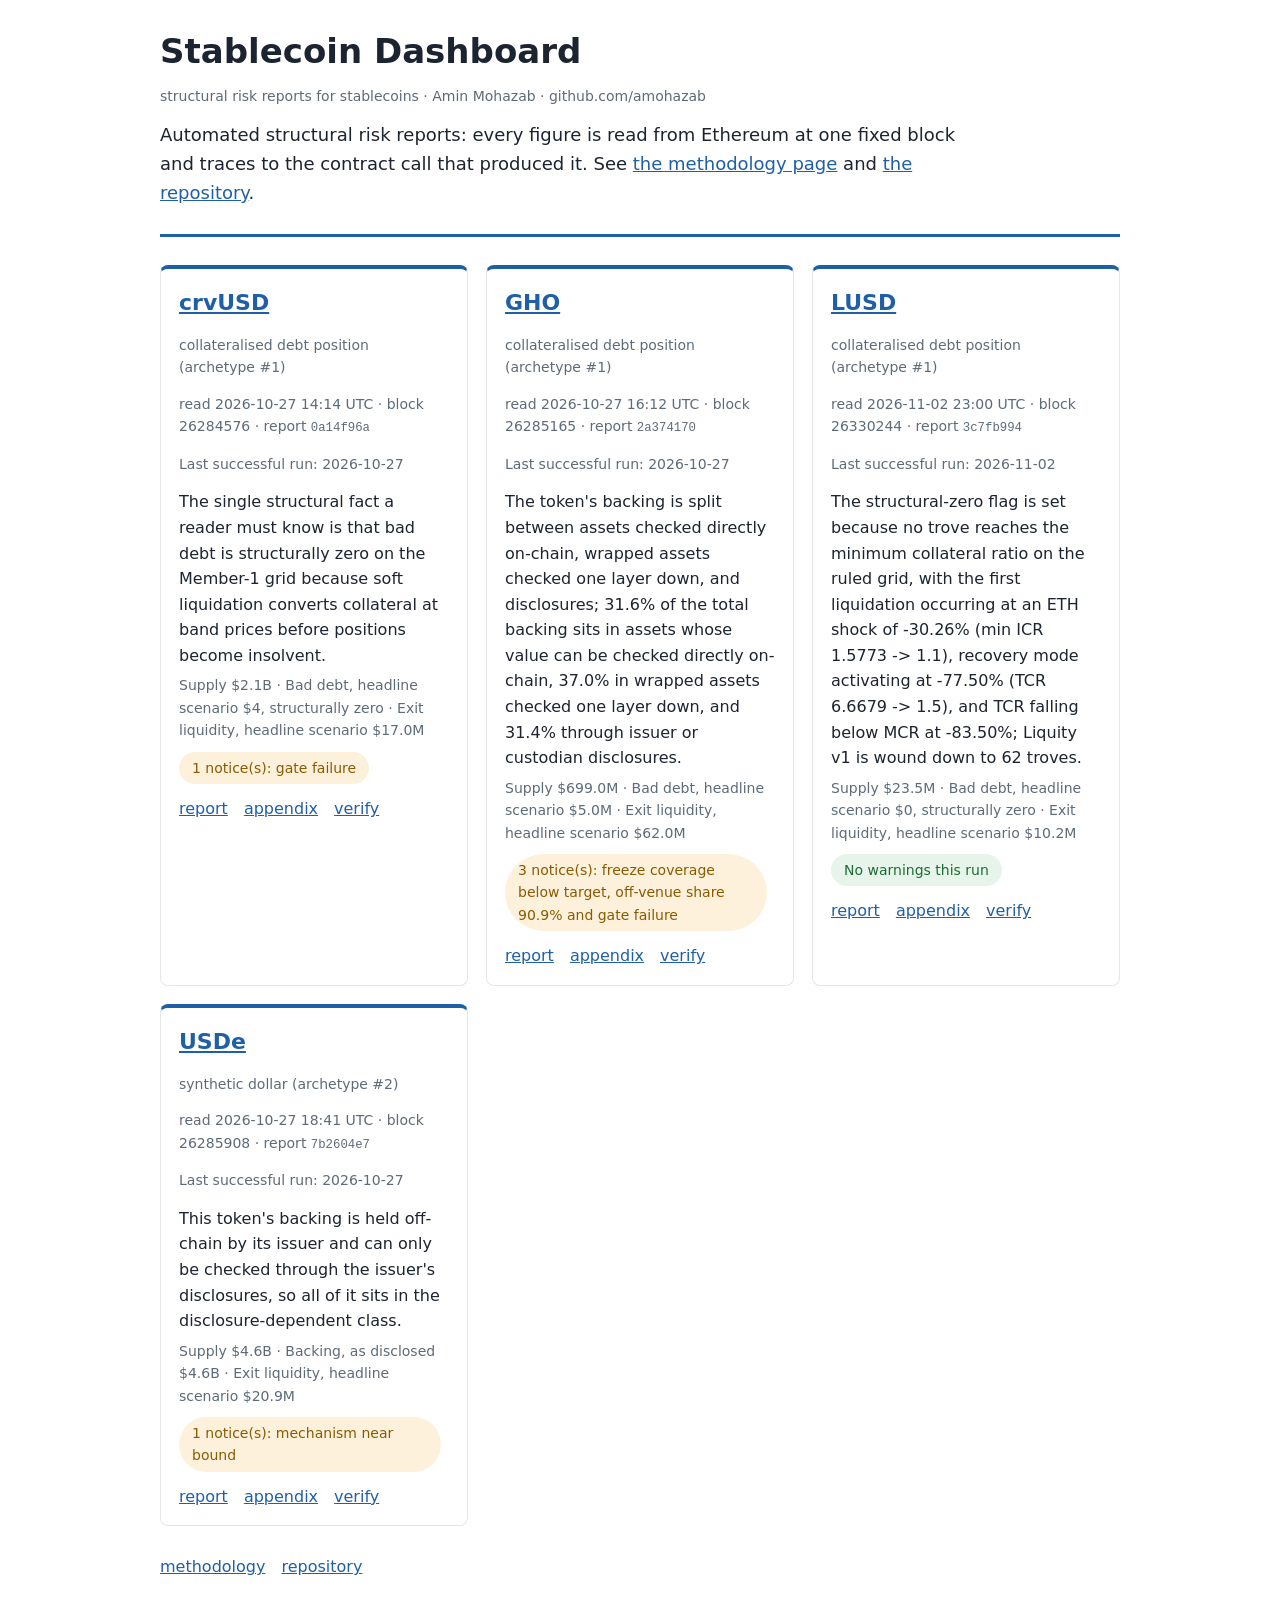
<file: out/site/index.html>
<!doctype html>
<html lang="en">
<head>
<meta charset="utf-8">
<meta name="viewport" content="width=device-width, initial-scale=1">
<title>Stablecoin Dashboard</title>
<link rel="stylesheet" href="style.css">
<link rel="stylesheet" href="site.css">
</head>
<body>
<main>
<header class="page">
  <h1>Stablecoin Dashboard</h1>
  <p class="meta">structural risk reports for stablecoins · Amin Mohazab · github.com/amohazab</p>
  <p class="lede">Automated structural risk reports: every figure is read from Ethereum at one fixed block and traces to the contract call that produced it. See <a href="methodology.html">the methodology page</a> and <a href="https://github.com/amohazab/stablecoin_dashboard">the repository</a>.</p>


</header>

<div class="token-cards">

<article class="token-card">
  <h2><a href="crvUSD/index.html">crvUSD</a></h2>
  <p class="meta">collateralised debt position (archetype #1)</p>
  <p class="meta">read 2026-10-27 14:14 UTC · block 26284576 · report <code title="0a14f96a037ff6b8842bd25b664871874b2bf80d19be702d6846c1072b1e2f21">0a14f96a</code></p>
  <p class="meta last-ok">Last successful run: 2026-10-27</p>
  <p class="finding">The single structural fact a reader must know is that bad debt is structurally zero on the Member-1 grid because soft liquidation converts collateral at band prices before positions become insolvent.</p>
  <p class="meta figures">Supply $2.1B · Bad debt, headline scenario $4, structurally zero · Exit liquidity, headline scenario $17.0M</p>
  <div class="pills"><span class="pill amber">1 notice(s): gate failure</span></div>
  <nav class="links"><a href="crvUSD/index.html">report</a><a href="crvUSD/appendix.html">appendix</a><a href="crvUSD/verify.html">verify</a></nav>
</article>

<article class="token-card">
  <h2><a href="GHO/index.html">GHO</a></h2>
  <p class="meta">collateralised debt position (archetype #1)</p>
  <p class="meta">read 2026-10-27 16:12 UTC · block 26285165 · report <code title="2a37417006e02f004b47078768f0ff6eff980f9bf69b8f6bc8b910edfc001a34">2a374170</code></p>
  <p class="meta last-ok">Last successful run: 2026-10-27</p>
  <p class="finding">The token&#39;s backing is split between assets checked directly on-chain, wrapped assets checked one layer down, and disclosures; 31.6% of the total backing sits in assets whose value can be checked directly on-chain, 37.0% in wrapped assets checked one layer down, and 31.4% through issuer or custodian disclosures.</p>
  <p class="meta figures">Supply $699.0M · Bad debt, headline scenario $5.0M · Exit liquidity, headline scenario $62.0M</p>
  <div class="pills"><span class="pill amber">3 notice(s): freeze coverage below target, off-venue share 90.9% and gate failure</span></div>
  <nav class="links"><a href="GHO/index.html">report</a><a href="GHO/appendix.html">appendix</a><a href="GHO/verify.html">verify</a></nav>
</article>

<article class="token-card">
  <h2><a href="LUSD/index.html">LUSD</a></h2>
  <p class="meta">collateralised debt position (archetype #1)</p>
  <p class="meta">read 2026-11-02 23:00 UTC · block 26330244 · report <code title="3c7fb9940f2e62705c8685666a89b42442e83a41eab01999e7578bbfe0ac8424">3c7fb994</code></p>
  <p class="meta last-ok">Last successful run: 2026-11-02</p>
  <p class="finding">The structural-zero flag is set because no trove reaches the minimum collateral ratio on the ruled grid, with the first liquidation occurring at an ETH shock of -30.26% (min ICR 1.5773 -&gt; 1.1), recovery mode activating at -77.50% (TCR 6.6679 -&gt; 1.5), and TCR falling below MCR at -83.50%; Liquity v1 is wound down to 62 troves.</p>
  <p class="meta figures">Supply $23.5M · Bad debt, headline scenario $0, structurally zero · Exit liquidity, headline scenario $10.2M</p>
  <div class="pills"><span class="pill green">No warnings this run</span></div>
  <nav class="links"><a href="LUSD/index.html">report</a><a href="LUSD/appendix.html">appendix</a><a href="LUSD/verify.html">verify</a></nav>
</article>

<article class="token-card">
  <h2><a href="USDe/index.html">USDe</a></h2>
  <p class="meta">synthetic dollar (archetype #2)</p>
  <p class="meta">read 2026-10-27 18:41 UTC · block 26285908 · report <code title="7b2604e7a3caa45043ec97d853db66aead99bee0361e3eb41353daa7703f185d">7b2604e7</code></p>
  <p class="meta last-ok">Last successful run: 2026-10-27</p>
  <p class="finding">This token&#39;s backing is held off-chain by its issuer and can only be checked through the issuer&#39;s disclosures, so all of it sits in the disclosure-dependent class.</p>
  <p class="meta figures">Supply $4.6B · Backing, as disclosed $4.6B · Exit liquidity, headline scenario $20.9M</p>
  <div class="pills"><span class="pill amber">1 notice(s): mechanism near bound</span></div>
  <nav class="links"><a href="USDe/index.html">report</a><a href="USDe/appendix.html">appendix</a><a href="USDe/verify.html">verify</a></nav>
</article>

</div>
<nav class="links site-foot"><a href="methodology.html">methodology</a><a href="https://github.com/amohazab/stablecoin_dashboard">repository</a></nav>

</main>
</body>
</html>
</file>
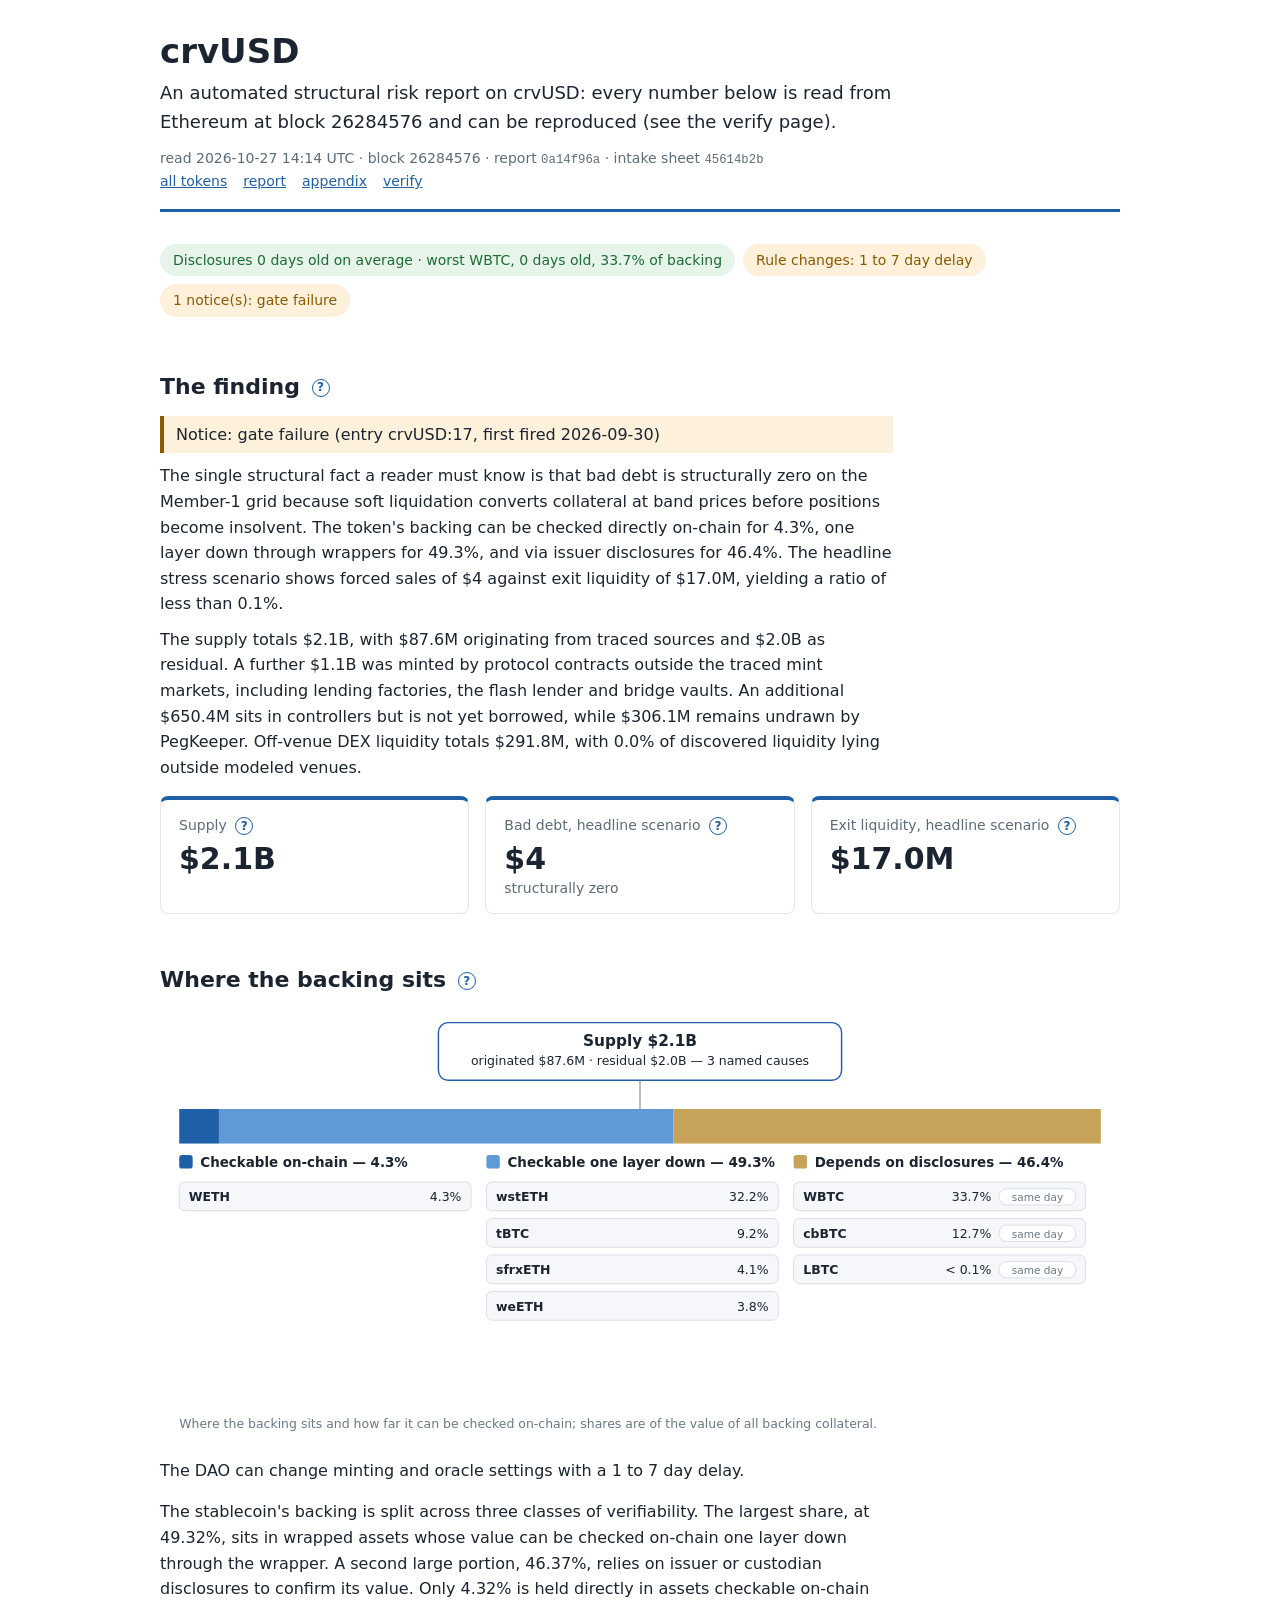
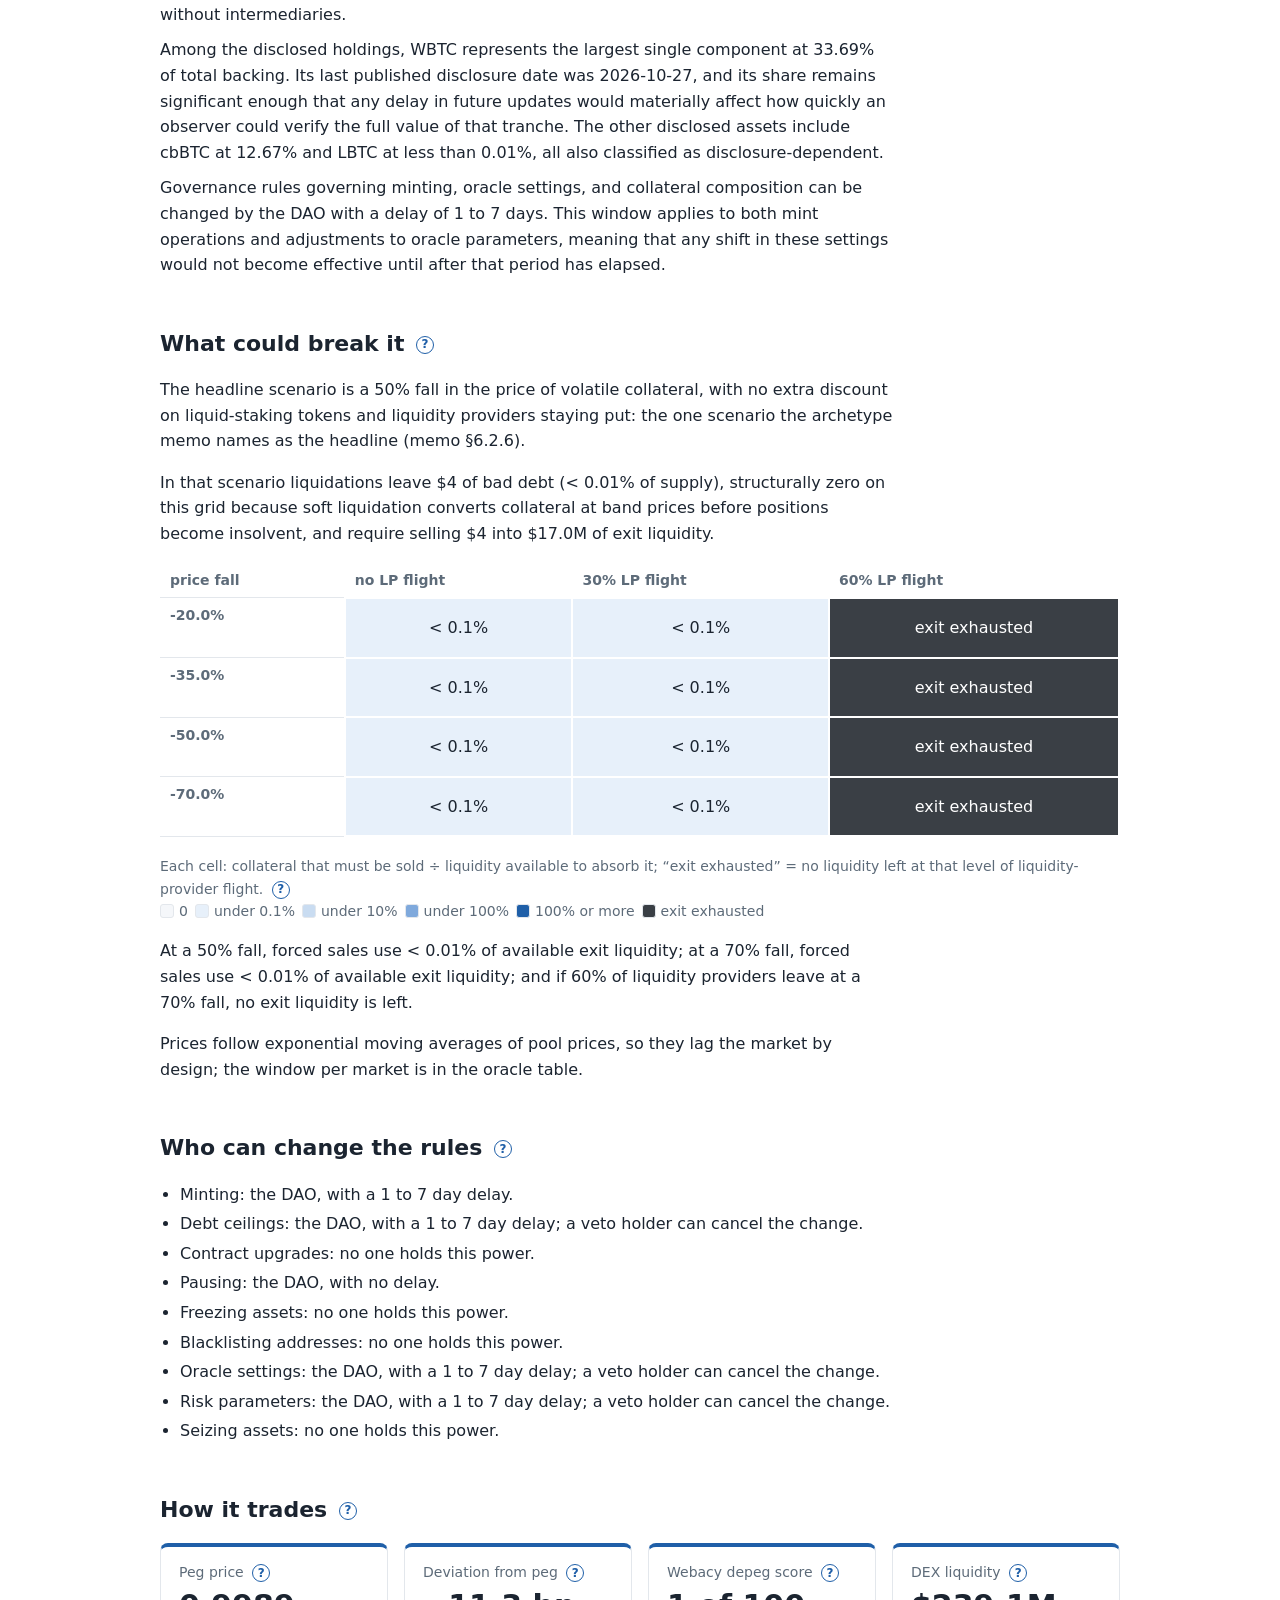
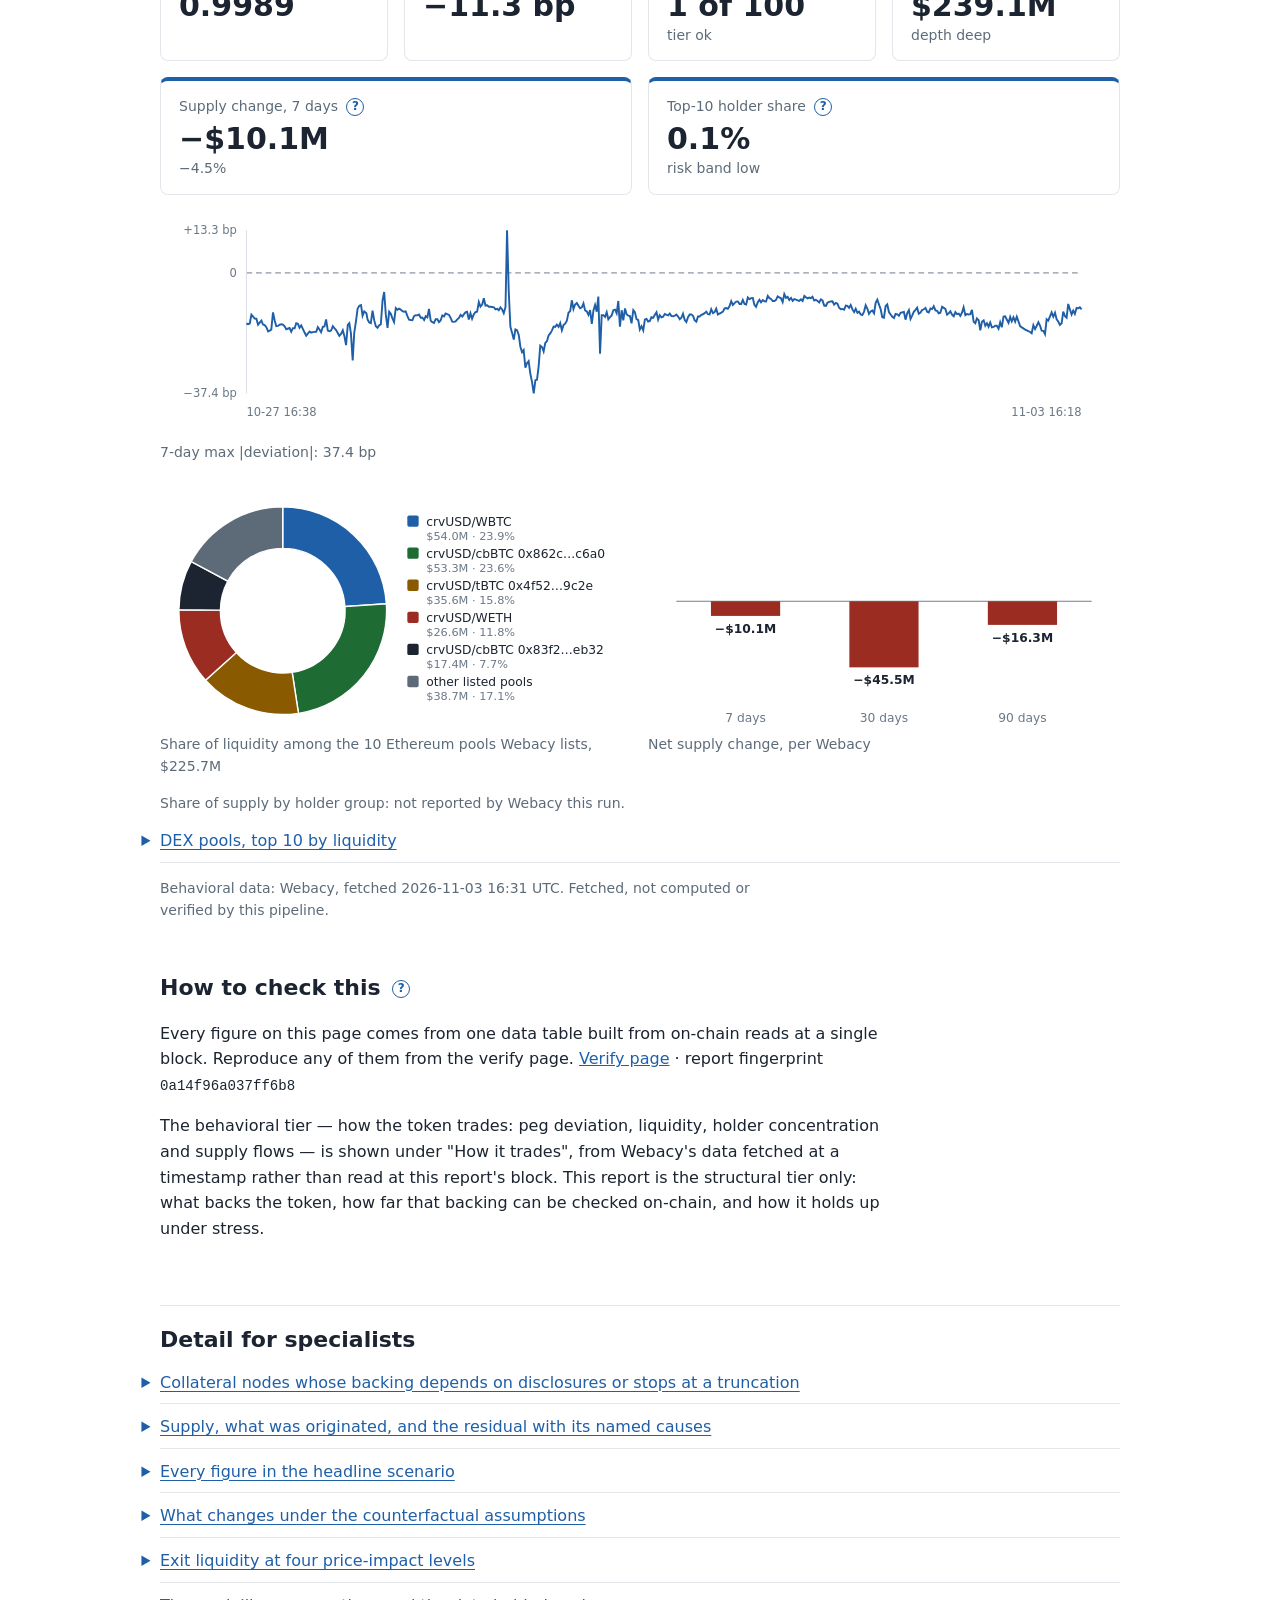
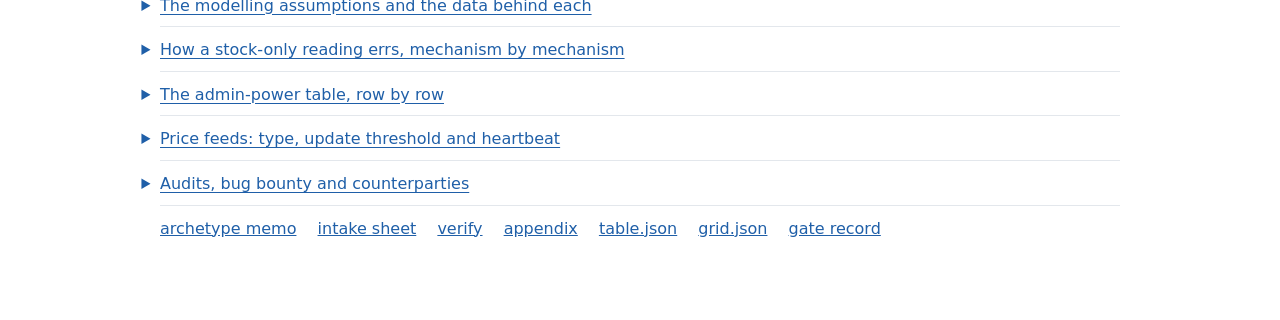
<file: out/site/crvUSD/index.html>
<!doctype html>
<html lang="en">
<head>
<meta charset="utf-8">
<meta name="viewport" content="width=device-width, initial-scale=1">
<title>crvUSD: structural risk report</title>
<link rel="stylesheet" href="../style.css">
</head>
<body>
<main>
<header class="page">
  <h1>crvUSD</h1>
  <p class="lede">An automated structural risk report on crvUSD: every number below is read from Ethereum at block 26284576 and can be reproduced (see the verify page).</p>
  <div class="meta">
    read 2026-10-27 14:14 UTC · block 26284576 ·
    report <code title="0a14f96a037ff6b8842bd25b664871874b2bf80d19be702d6846c1072b1e2f21">0a14f96a</code> · intake sheet <code>45614b2b</code>
  </div>
  <nav class="links meta">
    <a href="../index.html">all tokens</a><a href="index.html">report</a><a href="appendix.html">appendix</a><a href="verify.html">verify</a>
  </nav>
</header>





<div class="pills">
<span class="pill green">Disclosures 0 days old on average · worst WBTC, 0 days old, 33.7% of backing</span><span class="pill amber">Rule changes: 1 to 7 day delay</span><span class="pill amber">1 notice(s): gate failure</span>
</div>

<section class="finding" id="finding">
<h2>The finding <span class="tip" tabindex="0" role="button" aria-label="The three figures that summarise this report, read at block 26284576; the written summary arrives with the prose stage.">?<span class="tip-text" role="tooltip">The three figures that summarise this report, read at block 26284576; the written summary arrives with the prose stage.</span></span></h2>
<p class="flag" data-section="—" data-entry="crvUSD:17">Notice: gate failure (entry crvUSD:17, first fired 2026-09-30)</p>

<div class="prose-slot" data-slot="structural_summary"><p>The single structural fact a reader must know is that bad debt is structurally zero on the Member-1 grid because soft liquidation converts collateral at band prices before positions become insolvent. The token&#39;s backing can be checked directly on-chain for 4.3%, one layer down through wrappers for 49.3%, and via issuer disclosures for 46.4%. The headline stress scenario shows forced sales of $4 against exit liquidity of $17.0M, yielding a ratio of less than 0.1%.</p><p>The supply totals $2.1B, with $87.6M originating from traced sources and $2.0B as residual. A further $1.1B was minted by protocol contracts outside the traced mint markets, including lending factories, the flash lender and bridge vaults. An additional $650.4M sits in controllers but is not yet borrowed, while $306.1M remains undrawn by PegKeeper. Off-venue DEX liquidity totals $291.8M, with 0.0% of discovered liquidity lying outside modeled venues.</p></div>
<div class="cards">
  <div class="card"><div class="card-label">Supply <span class="tip" tabindex="0" role="button" aria-label="Every crvUSD in existence at block 26284576: total supply plus any supply bridged by burning on another chain.">?<span class="tip-text" role="tooltip">Every crvUSD in existence at block 26284576: total supply plus any supply bridged by burning on another chain.</span></span></div><div class="card-value" title="supply.supply_ruled">$2.1B</div></div>
  <div class="card"><div class="card-label">Bad debt, headline scenario <span class="tip" tabindex="0" role="button" aria-label="Shortfall left after liquidations in the headline scenario (−50% collateral crash, no LP flight), across the crvUSD mint markets in scope, at block 26284576.">?<span class="tip-text" role="tooltip">Shortfall left after liquidations in the headline scenario (−50% collateral crash, no LP flight), across the crvUSD mint markets in scope, at block 26284576.</span></span></div>
    <div class="card-value" title="headline.m2.bad_debt">$4</div><div class="card-note">structurally zero</div>
    
  </div>
  <div class="card"><div class="card-label">Exit liquidity, headline scenario <span class="tip" tabindex="0" role="button" aria-label="crvUSD that could be sold into the frozen set of exit pools before its price falls 2%, in the headline scenario, at block 26284576.">?<span class="tip-text" role="tooltip">crvUSD that could be sold into the frozen set of exit pools before its price falls 2%, in the headline scenario, at block 26284576.</span></span></div><div class="card-value" title="headline.m3.exit_depth">$17.0M</div></div>
</div>
</section>

<section id="backing">
<h2>Where the backing sits <span class="tip" tabindex="0" role="button" aria-label="The collateral behind crvUSD, across the crvUSD mint markets in scope, split by how far its value can be checked on-chain, at block 26284576.">?<span class="tip-text" role="tooltip">The collateral behind crvUSD, across the crvUSD mint markets in scope, split by how far its value can be checked on-chain, at block 26284576.</span></span></h2>

<figure class="wide tree"><svg xmlns="http://www.w3.org/2000/svg" viewBox="0 0 1000 438" width="100%" role="img" aria-label="verifiability tree" font-family="system-ui, -apple-system, Segoe UI, Roboto, sans-serif"><title>verifiability tree</title><rect x="290" y="10" width="420" height="60" fill="#ffffff" rx="10" stroke="#1f5fa8" stroke-width="1.5"/><text x="500" y="34" font-size="16" text-anchor="middle" fill="#1b2430" font-weight="600">Supply $2.1B</text><text x="500" y="54" font-size="13" text-anchor="middle" fill="#1b2430" font-weight="normal">originated $87.6M · residual $2.0B — 3 named causes</text><line x1="500" y1="70" x2="500" y2="100" stroke="#6b7886"/><rect x="20" y="100" width="41.4" height="36" fill="#1f5fa8"/><rect x="61.4" y="100" width="473.5" height="36" fill="#5f9ad6"/><rect x="534.9" y="100" width="445.1" height="36" fill="#c7a35a"/><rect x="20" y="148" width="14" height="14" fill="#1f5fa8" rx="3"/><text x="42" y="160" font-size="14" text-anchor="start" fill="#1b2430" font-weight="600">Checkable on-chain — 4.3%</text><rect x="20" y="176" width="304" height="30" fill="#f5f7fa" rx="6" stroke="#d9dee4"/><text x="30" y="196" font-size="13" text-anchor="start" fill="#1b2430" font-weight="600">WETH</text><text x="314" y="196" font-size="13" text-anchor="end" fill="#1b2430" font-weight="normal">4.3%</text><rect x="340" y="148" width="14" height="14" fill="#5f9ad6" rx="3"/><text x="362" y="160" font-size="14" text-anchor="start" fill="#1b2430" font-weight="600">Checkable one layer down — 49.3%</text><rect x="340" y="176" width="304" height="30" fill="#f5f7fa" rx="6" stroke="#d9dee4"/><text x="350" y="196" font-size="13" text-anchor="start" fill="#1b2430" font-weight="600">wstETH</text><text x="634" y="196" font-size="13" text-anchor="end" fill="#1b2430" font-weight="normal">32.2%</text><rect x="340" y="214" width="304" height="30" fill="#f5f7fa" rx="6" stroke="#d9dee4"/><text x="350" y="234" font-size="13" text-anchor="start" fill="#1b2430" font-weight="600">tBTC</text><text x="634" y="234" font-size="13" text-anchor="end" fill="#1b2430" font-weight="normal">9.2%</text><rect x="340" y="252" width="304" height="30" fill="#f5f7fa" rx="6" stroke="#d9dee4"/><text x="350" y="272" font-size="13" text-anchor="start" fill="#1b2430" font-weight="600">sfrxETH</text><text x="634" y="272" font-size="13" text-anchor="end" fill="#1b2430" font-weight="normal">4.1%</text><rect x="340" y="290" width="304" height="30" fill="#f5f7fa" rx="6" stroke="#d9dee4"/><text x="350" y="310" font-size="13" text-anchor="start" fill="#1b2430" font-weight="600">weETH</text><text x="634" y="310" font-size="13" text-anchor="end" fill="#1b2430" font-weight="normal">3.8%</text><rect x="660" y="148" width="14" height="14" fill="#c7a35a" rx="3"/><text x="682" y="160" font-size="14" text-anchor="start" fill="#1b2430" font-weight="600">Depends on disclosures — 46.4%</text><rect x="660" y="176" width="304" height="30" fill="#f5f7fa" rx="6" stroke="#d9dee4"/><text x="670" y="196" font-size="13" text-anchor="start" fill="#1b2430" font-weight="600">WBTC</text><text x="866" y="196" font-size="13" text-anchor="end" fill="#1b2430" font-weight="normal">33.7%</text><rect x="874" y="183" width="80" height="17" fill="#ffffff" rx="8" stroke="#d9dee4"/><text x="914" y="196" font-size="11" text-anchor="middle" fill="#6b7886" font-weight="normal">same day</text><rect x="660" y="214" width="304" height="30" fill="#f5f7fa" rx="6" stroke="#d9dee4"/><text x="670" y="234" font-size="13" text-anchor="start" fill="#1b2430" font-weight="600">cbBTC</text><text x="866" y="234" font-size="13" text-anchor="end" fill="#1b2430" font-weight="normal">12.7%</text><rect x="874" y="221" width="80" height="17" fill="#ffffff" rx="8" stroke="#d9dee4"/><text x="914" y="234" font-size="11" text-anchor="middle" fill="#6b7886" font-weight="normal">same day</text><rect x="660" y="252" width="304" height="30" fill="#f5f7fa" rx="6" stroke="#d9dee4"/><text x="670" y="272" font-size="13" text-anchor="start" fill="#1b2430" font-weight="600">LBTC</text><text x="866" y="272" font-size="13" text-anchor="end" fill="#1b2430" font-weight="normal">&lt; 0.1%</text><rect x="874" y="259" width="80" height="17" fill="#ffffff" rx="8" stroke="#d9dee4"/><text x="914" y="272" font-size="11" text-anchor="middle" fill="#6b7886" font-weight="normal">same day</text><text x="20" y="432" font-size="13" text-anchor="start" fill="#6b7886" font-weight="normal">Where the backing sits and how far it can be checked on-chain; shares are of the value of all backing collateral.</text></svg></figure>
<p class="prose">The DAO can change minting and oracle settings with a 1 to 7 day delay.</p>
<div class="prose-slot" data-slot="verifiability_narrative"><p>The stablecoin&#39;s backing is split across three classes of verifiability. The largest share, at 49.32%, sits in wrapped assets whose value can be checked on-chain one layer down through the wrapper. A second large portion, 46.37%, relies on issuer or custodian disclosures to confirm its value. Only 4.32% is held directly in assets checkable on-chain without intermediaries.</p><p>Among the disclosed holdings, WBTC represents the largest single component at 33.69% of total backing. Its last published disclosure date was 2026-10-27, and its share remains significant enough that any delay in future updates would materially affect how quickly an observer could verify the full value of that tranche. The other disclosed assets include cbBTC at 12.67% and LBTC at less than 0.01%, all also classified as disclosure-dependent.</p><p>Governance rules governing minting, oracle settings, and collateral composition can be changed by the DAO with a delay of 1 to 7 days. This window applies to both mint operations and adjustments to oracle parameters, meaning that any shift in these settings would not become effective until after that period has elapsed.</p></div>
</section>

<section id="break">
<h2>What could break it <span class="tip" tabindex="0" role="button" aria-label="The headline stress scenario and the grid around it: collateral price falls of 20–70% with liquidity-provider flight of 0–60%, across the crvUSD mint markets in scope, at block 26284576.">?<span class="tip-text" role="tooltip">The headline stress scenario and the grid around it: collateral price falls of 20–70% with liquidity-provider flight of 0–60%, across the crvUSD mint markets in scope, at block 26284576.</span></span></h2>

<p class="prose">The headline scenario is a 50% fall in the price of volatile collateral, with no extra discount on liquid-staking tokens and liquidity providers staying put: the one scenario the archetype memo names as the headline (memo §6.2.6).</p>

<p class="prose">In that scenario liquidations leave $4 of bad debt (&lt; 0.01% of supply), structurally zero on this grid because soft liquidation converts collateral at band prices before positions become insolvent, and require selling $4 into $17.0M of exit liquidity.</p>

<table class="grid wide">
<tr><th>price fall</th><th>no LP flight</th><th>30% LP flight</th><th>60% LP flight</th></tr>
<tr><th>-20.0%</th><td class="s1" title="panel.M1-s20-d0-lp0.m3.ratio">&lt; 0.1%</td><td class="s1" title="panel.M1-s20-d0-lp30.m3.ratio">&lt; 0.1%</td><td class="exhausted" title="panel.M1-s20-d0-lp60.m3.ratio">exit exhausted</td></tr><tr><th>-35.0%</th><td class="s1" title="panel.M1-s35-d0-lp0.m3.ratio">&lt; 0.1%</td><td class="s1" title="panel.M1-s35-d0-lp30.m3.ratio">&lt; 0.1%</td><td class="exhausted" title="panel.M1-s35-d0-lp60.m3.ratio">exit exhausted</td></tr><tr><th>-50.0%</th><td class="s1" title="panel.M1-s50-d0-lp0.m3.ratio">&lt; 0.1%</td><td class="s1" title="panel.M1-s50-d0-lp30.m3.ratio">&lt; 0.1%</td><td class="exhausted" title="panel.M1-s50-d0-lp60.m3.ratio">exit exhausted</td></tr><tr><th>-70.0%</th><td class="s1" title="panel.M1-s70-d0-lp0.m3.ratio">&lt; 0.1%</td><td class="s1" title="panel.M1-s70-d0-lp30.m3.ratio">&lt; 0.1%</td><td class="exhausted" title="panel.M1-s70-d0-lp60.m3.ratio">exit exhausted</td></tr>
</table>
<p class="legend">Each cell: collateral that must be sold ÷ liquidity available to absorb it; “exit exhausted” = no liquidity left at that level of liquidity-provider flight. <span class="tip" tabindex="0" role="button" aria-label="Each cell divides the collateral liquidations must sell by the exit liquidity left in that scenario, across the crvUSD mint markets in scope, at block 26284576; above 100% the sales cannot all be absorbed.">?<span class="tip-text" role="tooltip">Each cell divides the collateral liquidations must sell by the exit liquidity left in that scenario, across the crvUSD mint markets in scope, at block 26284576; above 100% the sales cannot all be absorbed.</span></span><br>
<span class="swatch s0"></span>0&ensp;<span class="swatch s1"></span>under 0.1%&ensp;<span class="swatch s2"></span>under 10%&ensp;<span class="swatch s3"></span>under 100%&ensp;<span class="swatch s4"></span>100% or more&ensp;<span class="swatch exhausted"></span>exit exhausted</p>
<p class="prose">At a 50% fall, forced sales use &lt; 0.01% of available exit liquidity; at a 70% fall, forced sales use &lt; 0.01% of available exit liquidity; and if 60% of liquidity providers leave at a 70% fall, no exit liquidity is left.</p>

<p class="prose">Prices follow exponential moving averages of pool prices, so they lag the market by design; the window per market is in the oracle table.</p>
</section>

<section id="rules">
<h2>Who can change the rules <span class="tip" tabindex="0" role="button" aria-label="Who holds each administrative power over the protocol&#39;s contracts and how long a change takes to take effect, read at block 26284576.">?<span class="tip-text" role="tooltip">Who holds each administrative power over the protocol&#39;s contracts and how long a change takes to take effect, read at block 26284576.</span></span></h2>
<ul class="plain"><li>Minting: the DAO, with a 1 to 7 day delay.</li><li>Debt ceilings: the DAO, with a 1 to 7 day delay; a veto holder can cancel the change.</li><li>Contract upgrades: no one holds this power.</li><li>Pausing: the DAO, with no delay.</li><li>Freezing assets: no one holds this power.</li><li>Blacklisting addresses: no one holds this power.</li><li>Oracle settings: the DAO, with a 1 to 7 day delay; a veto holder can cancel the change.</li><li>Risk parameters: the DAO, with a 1 to 7 day delay; a veto holder can cancel the change.</li><li>Seizing assets: no one holds this power.</li></ul>
</section>

<!-- behavioral:begin -->
<section class="behavioral" id="behavioral">
<h2>How it trades <span class="tip" tabindex="0" role="button" aria-label="Webacy&#x27;s view of how this token trades, fetched at the time shown under the chart; not read at this report&#x27;s block and not verified by this pipeline.">?<span class="tip-text" role="tooltip">Webacy&#x27;s view of how this token trades, fetched at the time shown under the chart; not read at this report&#x27;s block and not verified by this pipeline.</span></span></h2>
<div class="cards">
  <div class="card"><div class="card-label">Peg price <span class="tip" tabindex="0" role="button" aria-label="Webacy&#x27;s latest price for the token, against its $1 peg.">?<span class="tip-text" role="tooltip">Webacy&#x27;s latest price for the token, against its $1 peg.</span></span></div><div class="card-value">0.9989</div></div>
  <div class="card"><div class="card-label">Deviation from peg <span class="tip" tabindex="0" role="button" aria-label="How far that price sits from the peg, in basis points (100 bp = 1%).">?<span class="tip-text" role="tooltip">How far that price sits from the peg, in basis points (100 bp = 1%).</span></span></div><div class="card-value">−11.3 bp</div></div>
  <div class="card"><div class="card-label">Webacy depeg score <span class="tip" tabindex="0" role="button" aria-label="Webacy&#x27;s 0–100 depeg risk score; higher is riskier. Its tiers: ok 0–24, watch 25–49, warning 50–69, critical 70–100.">?<span class="tip-text" role="tooltip">Webacy&#x27;s 0–100 depeg risk score; higher is riskier. Its tiers: ok 0–24, watch 25–49, warning 50–69, critical 70–100.</span></span></div><div class="card-value">1 of 100</div><div class="card-note">tier ok</div></div>
  <div class="card"><div class="card-label">DEX liquidity <span class="tip" tabindex="0" role="button" aria-label="Liquidity Webacy counts for the token across decentralised-exchange pools, with its depth tier.">?<span class="tip-text" role="tooltip">Liquidity Webacy counts for the token across decentralised-exchange pools, with its depth tier.</span></span></div><div class="card-value">$239.1M</div><div class="card-note">depth deep</div></div>
  <div class="card"><div class="card-label">Supply change, 7 days <span class="tip" tabindex="0" role="button" aria-label="Net tokens minted less burned over seven days, per Webacy; the % is of Webacy&#x27;s circulating supply 7 days earlier ($221.8M).">?<span class="tip-text" role="tooltip">Net tokens minted less burned over seven days, per Webacy; the % is of Webacy&#x27;s circulating supply 7 days earlier ($221.8M).</span></span></div><div class="card-value">−$10.1M</div><div class="card-note">−4.5%</div></div>
  <div class="card"><div class="card-label">Top-10 holder share <span class="tip" tabindex="0" role="button" aria-label="Share of supply held by the ten largest organic holders, with exchanges, bridges, pools and protocol contracts excluded, with Webacy&#x27;s risk band.">?<span class="tip-text" role="tooltip">Share of supply held by the ten largest organic holders, with exchanges, bridges, pools and protocol contracts excluded, with Webacy&#x27;s risk band.</span></span></div><div class="card-value">0.1%</div><div class="card-note">risk band low</div></div>
</div>
<figure class="wide"><svg xmlns="http://www.w3.org/2000/svg" viewBox="0 0 1000 240" width="100%" role="img" aria-label="Peg deviation over seven days, in basis points" font-family="system-ui, -apple-system, Segoe UI, Roboto, sans-serif"><title>Peg deviation over seven days, in basis points</title><text x="80" y="24" font-size="12" text-anchor="end" fill="#6b7886" font-weight="normal">+13.3 bp</text><text x="80" y="68.5" font-size="12" text-anchor="end" fill="#6b7886" font-weight="normal">0</text><text x="80" y="194" font-size="12" text-anchor="end" fill="#6b7886" font-weight="normal">−37.4 bp</text><line x1="90" y1="64.5" x2="960" y2="64.5" stroke="#6b7886" stroke-dasharray="6 4"/><line x1="90" y1="20" x2="90" y2="190" stroke="#d9dee4"/><polyline points="90,117.2 91.7,117.9 93.5,117.2 95.2,107.9 98.7,112 100.4,112.2 102.1,118.4 103.8,116.2 105.6,114.1 107.3,118.3 109,118.9 110.8,121 112.6,125.4 114.2,124.7 115.9,123.6 117.7,105.7 119.4,113.8 121.1,120 122.9,119.7 124.6,118.4 126.3,118 128.1,118.3 129.8,120.2 131.5,123.2 135,121.9 136.7,125.8 138.4,122.1 140.2,122.1 141.9,116.8 143.6,117.4 145.3,121.6 147.1,119.1 148.8,122.7 150.6,126.6 152.3,129.9 155.8,125.5 157.5,126.7 159.2,126.2 160.9,125.9 162.7,125.8 164.4,121 166.1,123.4 167.8,126.3 169.6,120.6 171.3,120.2 173,112.9 174.8,124.6 176.5,125.3 178.2,124.5 180,120 181.6,121.9 183.4,124 186.8,130 188.6,128.1 190.4,124.2 192,130.1 193.8,139.7 195.6,118.7 197.2,116.9 198.9,127.7 200.7,155.8 202.3,127.1 204.1,114.9 205.8,101.9 207.6,98.8 209.4,98.1 211,109.1 212.7,104.6 215,106.6 216.2,113 217.9,116.2 219.6,116.9 221.4,103.7 223.1,113.7 224.8,120.1 226.6,121.7 228.3,119 230,118.2 231.8,93.4 233.5,84.4 235.2,107.7 237,121.7 238.7,104.9 240.4,107.1 242.1,111.9 243.8,115.7 245.6,101.2 247.3,102.9 249,101.7 250.7,102.7 252.5,104.4 254.2,105 255.9,104.6 257.7,109.5 259.4,113.1 261.2,113.5 262.9,113.7 264.6,109.6 266.4,108.6 268.2,108.7 269.8,107.8 271.6,111.2 273.3,111 275.1,113.5 276.8,109.5 278.5,110.7 280.2,102.1 282,114.4 283.7,115.8 285.4,116.6 287.2,112.7 288.9,112.7 290.6,115.8 292.3,114.1 294.1,108.8 295.8,109.9 297.5,106.7 301.1,108.3 302.7,111.3 304.4,115.2 306.2,115.5 307.9,115 309.7,112.9 311.4,111.4 313.1,108.1 314.9,110 316.5,107.7 318.2,105.6 319.9,104.9 321.7,113.1 323.4,106.5 325.1,112.2 326.8,107.8 328.6,105.4 330.3,105 332.1,94.8 333.8,99.6 335.6,97.5 337.3,90.9 339,98.5 340.8,98.2 342.5,99.8 344.3,99.7 346,100 347.8,100.3 349.4,102.4 351.2,101.8 352.9,103.4 354.6,100.5 356.4,102.6 358.1,106.5 359.9,99.9 361.5,20 363.3,84.6 365,120.7 366.7,126.7 368.5,134 370.2,123.3 371.9,124.1 373.7,129.1 375.4,141.4 377.1,147.1 378.8,144.9 380.6,163.2 382.3,158.6 384,156.4 385.7,169.1 387.5,178 389.3,190 391,176.2 392.7,175.7 394.4,162 396.1,140.3 397.9,141.7 399.6,146.3 401.3,137.5 403.1,135.5 404.8,129.7 406.5,127.5 408.2,124.6 410,120.4 411.7,120.7 413.4,118.3 415.2,120.6 416.9,116.7 418.6,124.3 420.4,118.6 422.1,117.4 423.8,114.3 425.5,106 427.3,104.2 429,93 430.7,102.1 432.4,97.4 434.2,95.8 435.9,98.7 437.6,101.3 439.4,100.3 441.1,96.2 442.8,103.6 444.6,104.6 446.3,108.3 448,103.3 449.8,117.7 451.5,103.6 453.2,97.8 454.9,104.9 456.6,89.2 458.4,148.6 460.1,108.5 461.8,108.5 463.6,110.3 465.3,105.5 467,112.8 468.8,110.6 470.5,108.8 472.2,103.3 474,102.7 475.7,106.5 477.4,93.7 479.1,120.6 480.9,103.4 482.6,113.9 484.4,101.5 486,107.5 487.8,109 489.5,109.5 491.2,117 493,103.3 494.7,105.4 496.4,112.7 498.2,113.6 499.8,123.5 501.6,120 503.4,124.4 505.1,112.9 506.8,112.4 508.5,115.1 510.3,114.5 511.9,110.7 513.7,111.3 515.4,108.4 517.2,105.5 518.9,113.2 520.6,108.6 522.3,110.7 524.1,110.1 525.8,107.3 527.6,108.2 529.3,108.7 531,106.8 532.8,109.5 534.5,109.7 536.2,109.1 537.9,107.8 539.7,110 541.4,112.8 543.1,111.2 544.8,107 546.6,113.5 548.3,115.6 550,110.7 551.8,107.8 553.5,107.7 555.2,109.2 557,114 558.7,115.2 560.4,109.8 562.1,109.9 563.9,108.1 565.6,107.6 567.3,106.4 569.1,104.8 570.8,107.5 572.5,107.8 574.2,102.4 576,106.4 577.7,105.4 579.4,101.7 581.2,107.8 582.9,106.8 584.7,105.9 586.4,104.8 588.1,101.4 589.8,101.1 591.5,101.9 593.3,99.1 595,94 596.7,97.9 598.5,95.9 600.2,94.4 601.9,94.3 603.7,96.8 605.4,96.8 607.1,92.7 608.9,96.9 610.6,97.5 612.3,90.1 614,91.8 615.8,90.8 617.5,90.7 619.2,97.7 620.9,99.9 622.7,95 624.4,92.4 626.1,95.1 627.9,92.7 629.6,94 631.3,94.2 633.1,88.5 634.8,90.8 636.5,91.6 638.2,93.8 640,93.7 641.7,92.6 643.4,89 645.2,90.1 646.9,90.9 648.6,94.9 650.3,86.5 652.1,90.5 653.8,89.4 655.5,92.7 657.3,90.5 659,93.6 660.7,91.7 662.5,92.3 664.2,93 665.9,93.7 667.6,92 669.4,93.7 671.2,88.5 672.8,89.9 674.6,91 676.3,90.2 678,90.7 679.7,89.4 681.5,93.3 683.2,92.5 685,93.7 686.7,95.2 688.4,92 690.1,93.1 691.9,98.5 693.7,98.9 695.3,95.6 697,94.6 698.8,94.2 700.5,94 702.2,97.5 704,95.7 705.7,96.6 707.4,100.8 709.2,102.3 710.9,102 712.6,102.9 714.4,98.5 716.1,98.8 717.8,100.9 719.5,97.9 721.3,102.5 723,105.3 724.7,101.9 726.5,106.1 728.2,104.9 729.9,107.8 731.6,108.4 733.4,104.8 735.1,98.2 736.8,101.6 738.5,107.1 740.3,104.6 742,103.6 743.8,106.5 745.5,95.6 747.2,92.3 748.9,97.3 750.7,102.4 752.4,110.7 754.1,111.2 755.9,99 757.6,97.3 759.3,105.2 761.1,107.8 762.8,110.1 764.6,111.4 766.2,107.2 768,107.7 769.7,109.2 771.4,106 774.9,105.2 776.6,113.2 778.3,106.5 780.1,103.2 781.8,112.5 783.5,108.9 785.2,105 787,103 788.7,100.7 790.4,107 792.2,105.7 793.9,103.2 795.6,102.4 797.4,101 799.1,104.9 800.8,105.7 802.6,101.5 804.3,102.2 806,99.1 807.8,103.5 809.5,104 811.2,106.5 812.9,105.9 814.7,99.8 816.4,100.9 818.1,102 819.9,107.9 821.6,106.7 823.3,104.4 825.1,108 826.8,109.6 828.5,105.3 830.2,107.5 832,106.9 833.7,109.3 835.4,106 837.1,100.4 838.9,108.5 840.6,107.3 842.4,107.8 844.1,107.4 845.8,102.9 847.6,115.4 849.3,116.9 850.9,112 852.8,113.8 854.5,124.2 856.2,115.3 858,113.9 859.7,119.5 861.4,116.9 863.1,120.6 864.8,116.2 866.6,121.2 868.3,120.8 870,119.6 871.7,119.6 873.5,122.6 875.2,115.8 876.9,121.1 878.7,110.1 880.4,109.8 882.1,113 883.9,116.6 885.6,110.3 887.3,115 889,110.7 890.8,115.2 892.5,110.1 896.1,120.1 901.3,123.5 904.6,125.2 906.3,126 908,127.4 909.8,119 911.5,123 913.2,119.8 915,115.8 916.7,119.3 918.4,124.6 920.2,124.8 921.9,128.3 923.6,112.7 925.3,114.2 927.1,109.8 928.8,105.7 930.5,110.2 932.3,106 934,112.8 935.7,115.1 937.4,118.7 939.2,117 940.9,104.8 942.7,109.7 944.4,111.3 946.1,96.8 947.8,102.3 949.6,107.8 951.3,103.8 953,107.2 954.8,101 956.5,101.4 958.2,100.2 960,102.4" fill="none" stroke="#1f5fa8" stroke-width="2"/><text x="90" y="214" font-size="12" text-anchor="start" fill="#6b7886" font-weight="normal">10-27 16:38</text><text x="960" y="214" font-size="12" text-anchor="end" fill="#6b7886" font-weight="normal">11-03 16:18</text></svg><figcaption>7-day max |deviation|: 37.4 bp</figcaption></figure>
<div style="display:flex;flex-wrap:wrap;gap:16px;align-items:flex-start">
<figure style="flex:1 1 420px;min-width:0;margin:0"><svg xmlns="http://www.w3.org/2000/svg" viewBox="0 0 500 260" width="100%" role="img" aria-label="Liquidity by Ethereum DEX pool" font-family="system-ui, -apple-system, Segoe UI, Roboto, sans-serif"><title>Liquidity by Ethereum DEX pool</title><path d="M130,20 A110,110 0 0 1 239.8,122.7 L195.9,125.6 A66,66 0 0 0 130,64 Z" fill="#1f5fa8" stroke="#ffffff" stroke-width="1.5"/><path d="M239.8,122.7 A110,110 0 0 1 146.7,238.7 L140,195.2 A66,66 0 0 0 195.9,125.6 Z" fill="#1e6b34" stroke="#ffffff" stroke-width="1.5"/><path d="M146.7,238.7 A110,110 0 0 1 48.2,203.6 L80.9,174.2 A66,66 0 0 0 140,195.2 Z" fill="#8a5a00" stroke="#ffffff" stroke-width="1.5"/><path d="M48.2,203.6 A110,110 0 0 1 20,129 L64,129.4 A66,66 0 0 0 80.9,174.2 Z" fill="#9b2c22" stroke="#ffffff" stroke-width="1.5"/><path d="M20,129 A110,110 0 0 1 33.1,77.9 L71.9,98.7 A66,66 0 0 0 64,129.4 Z" fill="#1b2430" stroke="#ffffff" stroke-width="1.5"/><path d="M33.1,77.9 A110,110 0 0 1 130,20 L130,64 A66,66 0 0 0 71.9,98.7 Z" fill="#5d6b79" stroke="#ffffff" stroke-width="1.5"/><rect x="262" y="29" width="12" height="12" fill="#1f5fa8" rx="2"/><text x="282" y="40" font-size="13" text-anchor="start" fill="#1b2430" font-weight="normal">crvUSD/WBTC</text><text x="282" y="55" font-size="12" text-anchor="start" fill="#6b7886" font-weight="normal">$54.0M · 23.9%</text><rect x="262" y="63" width="12" height="12" fill="#1e6b34" rx="2"/><text x="282" y="74" font-size="13" text-anchor="start" fill="#1b2430" font-weight="normal">crvUSD/cbBTC 0x862c…c6a0</text><text x="282" y="89" font-size="12" text-anchor="start" fill="#6b7886" font-weight="normal">$53.3M · 23.6%</text><rect x="262" y="97" width="12" height="12" fill="#8a5a00" rx="2"/><text x="282" y="108" font-size="13" text-anchor="start" fill="#1b2430" font-weight="normal">crvUSD/tBTC 0x4f52…9c2e</text><text x="282" y="123" font-size="12" text-anchor="start" fill="#6b7886" font-weight="normal">$35.6M · 15.8%</text><rect x="262" y="131" width="12" height="12" fill="#9b2c22" rx="2"/><text x="282" y="142" font-size="13" text-anchor="start" fill="#1b2430" font-weight="normal">crvUSD/WETH</text><text x="282" y="157" font-size="12" text-anchor="start" fill="#6b7886" font-weight="normal">$26.6M · 11.8%</text><rect x="262" y="165" width="12" height="12" fill="#1b2430" rx="2"/><text x="282" y="176" font-size="13" text-anchor="start" fill="#1b2430" font-weight="normal">crvUSD/cbBTC 0x83f2…eb32</text><text x="282" y="191" font-size="12" text-anchor="start" fill="#6b7886" font-weight="normal">$17.4M · 7.7%</text><rect x="262" y="199" width="12" height="12" fill="#5d6b79" rx="2"/><text x="282" y="210" font-size="13" text-anchor="start" fill="#1b2430" font-weight="normal">other listed pools</text><text x="282" y="225" font-size="12" text-anchor="start" fill="#6b7886" font-weight="normal">$38.7M · 17.1%</text></svg><figcaption>Share of liquidity among the 10 Ethereum pools Webacy lists, $225.7M</figcaption></figure>
<figure style="flex:1 1 420px;min-width:0;margin:0"><svg xmlns="http://www.w3.org/2000/svg" viewBox="0 0 500 260" width="100%" role="img" aria-label="Net supply change by window" font-family="system-ui, -apple-system, Segoe UI, Roboto, sans-serif"><title>Net supply change by window</title><line x1="30" y1="120" x2="470" y2="120" stroke="#6b7886"/><rect x="66.7" y="120" width="73.3" height="15.5" fill="#9b2c22"/><text x="103.3" y="153.5" font-size="13" text-anchor="middle" fill="#1b2430" font-weight="600">−$10.1M</text><text x="103.3" y="248" font-size="13" text-anchor="middle" fill="#6b7886" font-weight="normal">7 days</text><rect x="213.3" y="120" width="73.3" height="70" fill="#9b2c22"/><text x="250" y="208" font-size="13" text-anchor="middle" fill="#1b2430" font-weight="600">−$45.5M</text><text x="250" y="248" font-size="13" text-anchor="middle" fill="#6b7886" font-weight="normal">30 days</text><rect x="360" y="120" width="73.3" height="25" fill="#9b2c22"/><text x="396.7" y="163" font-size="13" text-anchor="middle" fill="#1b2430" font-weight="600">−$16.3M</text><text x="396.7" y="248" font-size="13" text-anchor="middle" fill="#6b7886" font-weight="normal">90 days</text></svg><figcaption>Net supply change, per Webacy</figcaption></figure>
</div>
<p class="meta holder-unreported">Share of supply by holder group: not reported by Webacy this run.</p>
<details class="markets"><summary>DEX pools, top 10 by liquidity</summary>
<table class="striped"><tr><th class="num">#</th><th>DEX</th><th>pair</th><th class="num">liquidity</th><th class="num">24h volume</th><th>pool</th></tr>
<tr><td class="num">1</td><td>Curve</td><td>crvUSD/WBTC</td><td class="num">$54.0M</td><td class="num">$32.4k</td><td><code title="0x313698667d7fdd6789a9bc70821309ff891e729a">0x3136…729a</code></td></tr>
<tr><td class="num">2</td><td>Curve</td><td>crvUSD/cbBTC</td><td class="num">$53.3M</td><td class="num">$651.1k</td><td><code title="0x862cb4e988fb66e72f128d1183829f8c05b6c6a0">0x862c…c6a0</code></td></tr>
<tr><td class="num">3</td><td>Curve</td><td>crvUSD/tBTC</td><td class="num">$35.6M</td><td class="num">$43.2k</td><td><code title="0x4f52c3a81e33521e5a9a47fd9d3be475d2279c2e">0x4f52…9c2e</code></td></tr>
<tr><td class="num">4</td><td>Curve</td><td>crvUSD/WETH</td><td class="num">$26.6M</td><td class="num">$672.0k</td><td><code title="0x656341ef90b622c6634e0573772ffb7f3669b9f3">0x6563…b9f3</code></td></tr>
<tr><td class="num">5</td><td>Curve</td><td>crvUSD/cbBTC</td><td class="num">$17.4M</td><td class="num">$633.1k</td><td><code title="0x83f24023d15d835a213df24fd309c47dab5beb32">0x83f2…eb32</code></td></tr>
<tr><td class="num">6</td><td>Curve</td><td>frxUSD/crvUSD</td><td class="num">$13.8M</td><td class="num">$901.4k</td><td><code title="0x13e12bb0e6a2f1a3d6901a59a9d585e89a6243e1">0x13e1…43e1</code></td></tr>
<tr><td class="num">7</td><td>Curve</td><td>crvUSD/USDC</td><td class="num">$11.5M</td><td class="num">$2.8M</td><td><code title="0x4dece678ceceb27446b35c672dc7d61f30bad69e">0x4dec…d69e</code></td></tr>
<tr><td class="num">8</td><td>Curve</td><td>crvUSD/USDT</td><td class="num">$6.4M</td><td class="num">$5.5M</td><td><code title="0x390f3595bca2df7d23783dfd126427cceb997bf4">0x390f…7bf4</code></td></tr>
<tr><td class="num">9</td><td>Curve</td><td>crvUSD/tBTC</td><td class="num">$4.1M</td><td class="num">$538.7k</td><td><code title="0xf1f435b05d255a5dbde37333c0f61da6f69c6127">0xf1f4…6127</code></td></tr>
<tr><td class="num">10</td><td>Curve</td><td>tBTC/crvUSD</td><td class="num">$2.9M</td><td class="num">$290.8k</td><td><code title="0x2889302a794da87fbf1d6db415c1492194663d13-0xf939e0a03fb07f59a73314e73794be0e57ac1b4e-0x18084fba666a33d37592fa2633fd49a74dd93a88">0x2889…3a88</code></td></tr>
</table></details>
<p class="meta attribution">Behavioral data: Webacy, fetched 2026-11-03 16:31 UTC. Fetched, not computed or verified by this pipeline.</p>
</section>
<!-- behavioral:end -->
<section id="check">
<h2>How to check this <span class="tip" tabindex="0" role="button" aria-label="Every figure is pinned to block 26284576; the verify page lists the calls that reproduce them.">?<span class="tip-text" role="tooltip">Every figure is pinned to block 26284576; the verify page lists the calls that reproduce them.</span></span></h2>
<p class="prose">Every figure on this page comes from one data table built from on-chain reads at a single block. Reproduce any of them from the verify page. <a href="verify.html">Verify page</a> · report fingerprint <code title="0a14f96a037ff6b8842bd25b664871874b2bf80d19be702d6846c1072b1e2f21">0a14f96a037ff6b8</code></p>
<p class="prose">The behavioral tier — how the token trades: peg deviation, liquidity, holder concentration and supply flows — is shown under "How it trades", from Webacy's data fetched at a timestamp rather than read at this report's block. This report is the structural tier only: what backs the token, how far that backing can be checked on-chain, and how it holds up under stress.</p>
</section>


<h2 class="specialists">Detail for specialists</h2>

<details id="tree-nodes"><summary>Collateral nodes whose backing depends on disclosures or stops at a truncation</summary>


<table class="striped"><tr><th>disclosure-dependent node</th><th>last disclosure</th><th class="num">days old</th><th class="num">share of backing</th></tr>

<tr><td>WBTC</td><td>2026-10-27</td><td class="num">0</td><td class="num" title="verif.staleness.0x2260fac5e5542a773aa44fbcfedf7c193bc2c599.share">33.7%</td></tr>

<tr><td>cbBTC</td><td>2026-10-27</td><td class="num">0</td><td class="num" title="verif.staleness.0xcbb7c0000ab88b473b1f5afd9ef808440eed33bf.share">12.7%</td></tr>

<tr><td>LBTC</td><td>2026-10-27</td><td class="num">0</td><td class="num" title="verif.staleness.0x8236a87084f8b84306f72007f36f2618a5634494.share">&lt; 0.1%</td></tr>
</table>


</details>

<details id="supply"><summary>Supply, what was originated, and the residual with its named causes</summary>
<table class="striped">
<tr><th>figure</th><th class="num">value</th></tr>
<tr><td>supply</td><td class="num" title="supply.supply_ruled">2,104,809,204.98</td></tr>
<tr><td>originated supply</td><td class="num" title="supply.origination_sum">87,622,301.89</td></tr>
<tr><td>supply the tree covers</td><td class="num" title="tree.root.backed_supply">87,622,301.89</td></tr>
<tr><td>residual (supply − originated)</td><td class="num" title="supply.residual">2,017,186,903.09</td></tr>

<tr><td>· non-mint-market minting facilitators enumerated from `SetDebtCeiling` history — the lend factories (zero ceilings, confirmed non-originating), the FlashLender, the FastBridgeVaults, and an unclassified minting factory (`0x370a449f…`, verified name Factory) pending perimeter re-ruling; amount = held + deployed (ceiling − held, floor 0) (17)</td><td class="num" title="supply.family.0.total">1,060,650,000.02</td></tr>

<tr><td>· mint-controller pre-mint inventory (9)</td><td class="num" title="supply.family.1.total">650,439,879.39</td></tr>

<tr><td>· PegKeeper undrawn inventory (5)</td><td class="num" title="supply.family.2.total">306,097,023.70</td></tr>

<tr><td>unexplained after named causes</td><td class="num" title="supply.residual_unexplained">-0.0246</td></tr>
<tr><td>stabilizer debt ÷ supply</td><td class="num" title="supply.stabilizer_over_supply">0.9%</td></tr>
<tr><td>protocol stabilizer debt</td><td class="num" title="stabilizer.slice.debt">17,902,976.30 (0.9% of supply)</td></tr>
<tr><td>ceiling aggregate: the upper bound of the protocol stabilizer slice</td><td class="num" title="stabilizer.slice.ceiling_aggregate">324,000,000.00 (15.4% of supply)</td></tr>

</table>

<table class="striped"><tr><th>stabilizer operation</th><th class="num">ceiling</th><th class="num">utilization</th><th class="num">net position value</th></tr>

<tr><td><code>0x9201da…e340</code></td><td class="num">135,000,000.00</td><td class="num">0</td><td class="num">0</td></tr>

<tr><td><code>0xfb726f…f9f3</code></td><td class="num">135,000,000.00</td><td class="num">13.3%</td><td class="num">9,015,251.96</td></tr>

<tr><td><code>0x3fa20e…e09c</code></td><td class="num">45,000,000.00</td><td class="num">0</td><td class="num">0</td></tr>

<tr><td><code>0x338cb2…1f9d</code></td><td class="num">9,000,000.00</td><td class="num">0</td><td class="num">0</td></tr>

<tr><td><code>0x53876b…c50b</code></td><td class="num">0</td><td class="num">—</td><td class="num">0</td></tr>
</table>
<p class="meta">Net position of each stabilizer operation: pro-cyclical, non-credited; valued at par.</p>




<details class="inner"><summary>non-mint-market minting facilitators enumerated from `SetDebtCeiling` history — the lend factories (zero ceilings, confirmed non-originating), the FlashLender, the FastBridgeVaults, and an unclassified minting factory (`0x370a449f…`, verified name Factory) pending perimeter re-ruling; amount = held + deployed (ceiling − held, floor 0)</summary>
<table class="striped"><tr><th>address</th><th class="num">amount</th></tr>

<tr><td><code>0x0a05ff…97d3</code></td><td class="num" title="supply.cause.0x0a05ff644878b908ef8eb29542aa88c07d9797d3.amount">0</td></tr>

<tr><td><code>0x0b502e…c820</code></td><td class="num" title="supply.cause.0x0b502e48e950095d93e8b739ad146c72b4f6c820.amount">0</td></tr>

<tr><td><code>0x1ef89e…ccae</code></td><td class="num" title="supply.cause.0x1ef89ed0edd93d1ec09e4c07373f69c49f4dccae.amount">0</td></tr>

<tr><td><code>0x26de78…9ee1</code></td><td class="num" title="supply.cause.0x26de7861e213a5351f6ed767d00e0839930e9ee1.amount">30,000,000.02</td></tr>

<tr><td><code>0x370a44…00c0</code></td><td class="num" title="supply.cause.0x370a449febb9411c95bf897021377fe0b7d100c0.amount">1,000,000,000.00</td></tr>

<tr><td><code>0x503e1b…91f8</code></td><td class="num" title="supply.cause.0x503e1bf274e7a6c64152395ae8eb57ec391f91f8.amount">0</td></tr>

<tr><td><code>0x5b49b9…a4c6</code></td><td class="num" title="supply.cause.0x5b49b9add1ecfe53e19cc2cfc8a33127cd6ba4c6.amount">0</td></tr>

<tr><td><code>0x5ef620…b9ec</code></td><td class="num" title="supply.cause.0x5ef620631aa46e7d2f6f963b6be4f6823521b9ec.amount">150,000.00</td></tr>

<tr><td><code>0x68e31e…21ca</code></td><td class="num" title="supply.cause.0x68e31e1edd641b13caeab1ac1be661b19cc021ca.amount">0</td></tr>

<tr><td><code>0x6b765d…c345</code></td><td class="num" title="supply.cause.0x6b765d07cf966c745b340adca67749fe75b5c345.amount">0</td></tr>

<tr><td><code>0x97d024…e937</code></td><td class="num" title="supply.cause.0x97d024859b68394122b3d0bb407dd7299cc8e937.amount">200,000.00</td></tr>

<tr><td><code>0xa7a4bb…299b</code></td><td class="num" title="supply.cause.0xa7a4bb50af91f90b6feb3388e7f8286af45b299b.amount">0</td></tr>

<tr><td><code>0xaa3467…ae22</code></td><td class="num" title="supply.cause.0xaa346781ddd7009caa644a4980f044c50cd2ae22.amount">0</td></tr>

<tr><td><code>0xadb10d…843d</code></td><td class="num" title="supply.cause.0xadb10d2d5a95e58ddb1a0744a0d2d7b55db7843d.amount">300,000.00</td></tr>

<tr><td><code>0xd99391…afff</code></td><td class="num" title="supply.cause.0xd99391df68cdb38a89828a6d51f3976e3e76afff.amount">30,000,000.00</td></tr>

<tr><td><code>0xe7cd2b…c5c8</code></td><td class="num" title="supply.cause.0xe7cd2b4eb1d98cd6a4a48b6071d46401ac7dc5c8.amount">0</td></tr>

<tr><td><code>0xff7846…92bf</code></td><td class="num" title="supply.cause.0xff78468340ee322ed63c432bf74d817742b392bf.amount">0</td></tr>
</table></details>

<details class="inner"><summary>mint-controller pre-mint inventory</summary>
<table class="striped"><tr><th>address</th><th class="num">amount</th></tr>

<tr><td><code>0x100daa…c6ce</code></td><td class="num" title="supply.cause.0x100daa78fc509db39ef7d04de0c1abd299f4c6ce.amount">126,532,291.21</td></tr>

<tr><td><code>0x1c91da…e704</code></td><td class="num" title="supply.cause.0x1c91da0223c763d2e0173243eadaa0a2ea47e704.amount">43,728,681.36</td></tr>

<tr><td><code>0x4e5954…5c67</code></td><td class="num" title="supply.cause.0x4e59541306910ad6dc1dac0ac9dfb29bd9f15c67.amount">179,670,369.04</td></tr>

<tr><td><code>0x652aea…6b11</code></td><td class="num" title="supply.cause.0x652aea6b22310c89dcc506710cad24d2dba56b11.amount">16,752,032.70</td></tr>

<tr><td><code>0x8472a9…8e76</code></td><td class="num" title="supply.cause.0x8472a9a7632b173c8cf3a86d3afec50c35548e76.amount">137,704.54</td></tr>

<tr><td><code>0x8aca5a…58ef</code></td><td class="num" title="supply.cause.0x8aca5a776a878ea1f8967e70a23b8563008f58ef.amount">0</td></tr>

<tr><td><code>0xa920de…9635</code></td><td class="num" title="supply.cause.0xa920de414ea4ab66b97da1bfe9e6eca7d4219635.amount">197,150,324.88</td></tr>

<tr><td><code>0xec0820…15cf</code></td><td class="num" title="supply.cause.0xec0820efafc41d8943ee8de495fc9ba8495b15cf.amount">47,371,521.41</td></tr>

<tr><td><code>0xf8c786…cbe3</code></td><td class="num" title="supply.cause.0xf8c786b1064889ffd3c8a08b48d5e0c159f4cbe3.amount">39,096,954.25</td></tr>
</table></details>

<details class="inner"><summary>PegKeeper undrawn inventory</summary>
<table class="striped"><tr><th>address</th><th class="num">amount</th></tr>

<tr><td><code>0x338cb2…1f9d</code></td><td class="num" title="supply.cause.0x338cb2d827112d989a861cde87cd9ffd913a1f9d.amount">9,000,000.00</td></tr>

<tr><td><code>0x3fa20e…e09c</code></td><td class="num" title="supply.cause.0x3fa20eaa107de08b38a8734063d605d5842fe09c.amount">45,000,000.00</td></tr>

<tr><td><code>0x53876b…c50b</code></td><td class="num" title="supply.cause.0x53876b157decf04389eed66c7c29d73863f8c50b.amount">0</td></tr>

<tr><td><code>0x9201da…e340</code></td><td class="num" title="supply.cause.0x9201da0d97caaaff53f01b2fb56767c7072de340.amount">135,000,000.00</td></tr>

<tr><td><code>0xfb726f…f9f3</code></td><td class="num" title="supply.cause.0xfb726f57d251ab5c731e5c64ed4f5f94351ef9f3.amount">117,097,023.70</td></tr>
</table></details>

</details>

<details id="headline"><summary>Every figure in the headline scenario</summary>

<table class="striped">
<tr><th>metric</th><th class="num">value</th></tr>

<tr><td title="headline.m1.pre.ratio">collateral coverage before the shock</td><td class="num">0.9751</td></tr>

<tr><td title="headline.m1.post.ratio">collateral coverage after the shock</td><td class="num">1.1998</td></tr>

<tr><td title="headline.m1.gap">coverage restored by the liquidation mechanism</td><td class="num">0.2247</td></tr>

<tr><td title="headline.m2.bad_debt">bad debt</td><td class="num">4.42</td></tr>

<tr><td title="headline.m2.pct_supply">bad debt as a share of supply</td><td class="num">&lt; 0.1%</td></tr>

<tr><td title="headline.m3.forced_sell_volume">collateral that must be sold</td><td class="num">4.42</td></tr>

<tr><td title="headline.m3.exit_depth">exit liquidity</td><td class="num">17,019,075.49</td></tr>

<tr><td title="headline.m3.ratio">forced sales ÷ exit liquidity</td><td class="num">&lt; 0.1%</td></tr>

</table>
<h3>Mechanism state in the headline scenario</h3>

<table class="striped"><tr><th>quantity</th><th class="num">value</th></tr>
<tr><td title="headline.m4.alpha">alpha</td><td class="num">0.5000</td></tr><tr><td title="headline.m4.beta">beta</td><td class="num">0.2500</td></tr><tr><td title="headline.m4.burn_capacity">burn capacity</td><td class="num">17,902,976.30</td></tr><tr><td title="headline.m4.ceiling_aggregate">ceiling aggregate</td><td class="num">324,000,000.00</td></tr><tr><td title="headline.m4.counterfactual_ref">the counterfactual lines printed with this scenario</td><td class="num">H1_kill, EMA_lag</td></tr><tr><td title="headline.m4.effective">PegKeeper headroom that can actually be used</td><td class="num">81,870,232.55</td></tr><tr><td title="headline.m4.exit_depth_cell">exit liquidity in this scenario</td><td class="num">17,019,075.49</td></tr><tr><td title="headline.m4.lp_flight_share">share of liquidity providers leaving in this scenario</td><td class="num">0</td></tr><tr><td title="headline.m4.naive">PegKeeper headroom by debt ceilings alone</td><td class="num">306,097,023.70</td></tr><tr><td title="headline.m4.stabilizer_debt_post_cell">stabilizer debt post cell</td><td class="num">17,902,976.30</td></tr><tr><td title="headline.m4.utilization_post_cell">utilization post cell</td><td class="num">0.0553</td></tr>
</table>


<h4>PegKeepers</h4>
<table class="striped"><tr><th>address</th><th class="num">allowed</th><th class="num">balance</th><th class="num">ceiling</th><th class="num">debt</th><th class="num">killed (provide)</th><th class="num">killed (withdraw)</th><th class="num">max ratio</th><th class="num">debt share</th></tr>
<tr><td><code title="0x338cb2d827112d989a861cde87cd9ffd913a1f9d">0x338cb2…1f9d</code></td><td class="num" title="headline.m4.is_killed.0x338cb2d827112d989a861cde87cd9ffd913a1f9d.allowed">3,143,962.33</td><td class="num" title="headline.m4.is_killed.0x338cb2d827112d989a861cde87cd9ffd913a1f9d.balance">9,000,000.00</td><td class="num" title="headline.m4.is_killed.0x338cb2d827112d989a861cde87cd9ffd913a1f9d.ceiling">9,000,000.00</td><td class="num" title="headline.m4.is_killed.0x338cb2d827112d989a861cde87cd9ffd913a1f9d.debt">0</td><td class="num" title="headline.m4.is_killed.0x338cb2d827112d989a861cde87cd9ffd913a1f9d.killed_provide">no</td><td class="num" title="headline.m4.is_killed.0x338cb2d827112d989a861cde87cd9ffd913a1f9d.killed_withdraw">no</td><td class="num" title="headline.m4.is_killed.0x338cb2d827112d989a861cde87cd9ffd913a1f9d.max_ratio">0.3493</td><td class="num" title="headline.m4.is_killed.0x338cb2d827112d989a861cde87cd9ffd913a1f9d.r">0</td></tr><tr><td><code title="0x3fa20eaa107de08b38a8734063d605d5842fe09c">0x3fa20e…e09c</code></td><td class="num" title="headline.m4.is_killed.0x3fa20eaa107de08b38a8734063d605d5842fe09c.allowed">15,719,811.63</td><td class="num" title="headline.m4.is_killed.0x3fa20eaa107de08b38a8734063d605d5842fe09c.balance">45,000,000.00</td><td class="num" title="headline.m4.is_killed.0x3fa20eaa107de08b38a8734063d605d5842fe09c.ceiling">45,000,000.00</td><td class="num" title="headline.m4.is_killed.0x3fa20eaa107de08b38a8734063d605d5842fe09c.debt">0</td><td class="num" title="headline.m4.is_killed.0x3fa20eaa107de08b38a8734063d605d5842fe09c.killed_provide">no</td><td class="num" title="headline.m4.is_killed.0x3fa20eaa107de08b38a8734063d605d5842fe09c.killed_withdraw">no</td><td class="num" title="headline.m4.is_killed.0x3fa20eaa107de08b38a8734063d605d5842fe09c.max_ratio">0.3493</td><td class="num" title="headline.m4.is_killed.0x3fa20eaa107de08b38a8734063d605d5842fe09c.r">0</td></tr><tr><td><code title="0x53876b157decf04389eed66c7c29d73863f8c50b">0x53876b…c50b</code></td><td class="num" title="headline.m4.is_killed.0x53876b157decf04389eed66c7c29d73863f8c50b.allowed">0</td><td class="num" title="headline.m4.is_killed.0x53876b157decf04389eed66c7c29d73863f8c50b.balance">0</td><td class="num" title="headline.m4.is_killed.0x53876b157decf04389eed66c7c29d73863f8c50b.ceiling">0</td><td class="num" title="headline.m4.is_killed.0x53876b157decf04389eed66c7c29d73863f8c50b.debt">0</td><td class="num" title="headline.m4.is_killed.0x53876b157decf04389eed66c7c29d73863f8c50b.killed_provide">no</td><td class="num" title="headline.m4.is_killed.0x53876b157decf04389eed66c7c29d73863f8c50b.killed_withdraw">no</td><td class="num" title="headline.m4.is_killed.0x53876b157decf04389eed66c7c29d73863f8c50b.max_ratio">0.3493</td><td class="num" title="headline.m4.is_killed.0x53876b157decf04389eed66c7c29d73863f8c50b.r">0</td></tr><tr><td><code title="0x9201da0d97caaaff53f01b2fb56767c7072de340">0x9201da…e340</code></td><td class="num" title="headline.m4.is_killed.0x9201da0d97caaaff53f01b2fb56767c7072de340.allowed">47,159,434.89</td><td class="num" title="headline.m4.is_killed.0x9201da0d97caaaff53f01b2fb56767c7072de340.balance">135,000,000.00</td><td class="num" title="headline.m4.is_killed.0x9201da0d97caaaff53f01b2fb56767c7072de340.ceiling">135,000,000.00</td><td class="num" title="headline.m4.is_killed.0x9201da0d97caaaff53f01b2fb56767c7072de340.debt">0</td><td class="num" title="headline.m4.is_killed.0x9201da0d97caaaff53f01b2fb56767c7072de340.killed_provide">no</td><td class="num" title="headline.m4.is_killed.0x9201da0d97caaaff53f01b2fb56767c7072de340.killed_withdraw">no</td><td class="num" title="headline.m4.is_killed.0x9201da0d97caaaff53f01b2fb56767c7072de340.max_ratio">0.3493</td><td class="num" title="headline.m4.is_killed.0x9201da0d97caaaff53f01b2fb56767c7072de340.r">0</td></tr><tr><td><code title="0xfb726f57d251ab5c731e5c64ed4f5f94351ef9f3">0xfb726f…f9f3</code></td><td class="num" title="headline.m4.is_killed.0xfb726f57d251ab5c731e5c64ed4f5f94351ef9f3.allowed">15,847,023.70</td><td class="num" title="headline.m4.is_killed.0xfb726f57d251ab5c731e5c64ed4f5f94351ef9f3.balance">117,097,023.70</td><td class="num" title="headline.m4.is_killed.0xfb726f57d251ab5c731e5c64ed4f5f94351ef9f3.ceiling">135,000,000.00</td><td class="num" title="headline.m4.is_killed.0xfb726f57d251ab5c731e5c64ed4f5f94351ef9f3.debt">17,902,976.30</td><td class="num" title="headline.m4.is_killed.0xfb726f57d251ab5c731e5c64ed4f5f94351ef9f3.killed_provide">no</td><td class="num" title="headline.m4.is_killed.0xfb726f57d251ab5c731e5c64ed4f5f94351ef9f3.killed_withdraw">no</td><td class="num" title="headline.m4.is_killed.0xfb726f57d251ab5c731e5c64ed4f5f94351ef9f3.max_ratio">0.2500</td><td class="num" title="headline.m4.is_killed.0xfb726f57d251ab5c731e5c64ed4f5f94351ef9f3.r">0.1326</td></tr>
</table>

<h4>Oracle vs pool spot price, per market</h4>
<table class="striped"><tr><th>address</th><th class="num">oracle spot gap</th></tr>
<tr><td><code title="0x100daa78fc509db39ef7d04de0c1abd299f4c6ce">0x100daa…c6ce</code></td><td class="num" title="headline.m4.oracle_spot_gap.0x100daa78fc509db39ef7d04de0c1abd299f4c6ce">0.0010</td></tr><tr><td><code title="0x1c91da0223c763d2e0173243eadaa0a2ea47e704">0x1c91da…e704</code></td><td class="num" title="headline.m4.oracle_spot_gap.0x1c91da0223c763d2e0173243eadaa0a2ea47e704">0.1449</td></tr><tr><td><code title="0x4e59541306910ad6dc1dac0ac9dfb29bd9f15c67">0x4e5954…5c67</code></td><td class="num" title="headline.m4.oracle_spot_gap.0x4e59541306910ad6dc1dac0ac9dfb29bd9f15c67">0.0238</td></tr><tr><td><code title="0x652aea6b22310c89dcc506710cad24d2dba56b11">0x652aea…6b11</code></td><td class="num" title="headline.m4.oracle_spot_gap.0x652aea6b22310c89dcc506710cad24d2dba56b11">0.0571</td></tr><tr><td><code title="0x8472a9a7632b173c8cf3a86d3afec50c35548e76">0x8472a9…8e76</code></td><td class="num" title="headline.m4.oracle_spot_gap.0x8472a9a7632b173c8cf3a86d3afec50c35548e76">1.2003</td></tr><tr><td><code title="0x8aca5a776a878ea1f8967e70a23b8563008f58ef">0x8aca5a…58ef</code></td><td class="num" title="headline.m4.oracle_spot_gap.0x8aca5a776a878ea1f8967e70a23b8563008f58ef">0.1304</td></tr><tr><td><code title="0xa920de414ea4ab66b97da1bfe9e6eca7d4219635">0xa920de…9635</code></td><td class="num" title="headline.m4.oracle_spot_gap.0xa920de414ea4ab66b97da1bfe9e6eca7d4219635">-0.0071</td></tr><tr><td><code title="0xec0820efafc41d8943ee8de495fc9ba8495b15cf">0xec0820…15cf</code></td><td class="num" title="headline.m4.oracle_spot_gap.0xec0820efafc41d8943ee8de495fc9ba8495b15cf">0.1040</td></tr><tr><td><code title="0xf8c786b1064889ffd3c8a08b48d5e0c159f4cbe3">0xf8c786…cbe3</code></td><td class="num" title="headline.m4.oracle_spot_gap.0xf8c786b1064889ffd3c8a08b48d5e0c159f4cbe3">-0.0273</td></tr>
</table>

<h4>Paired stablecoin held by each PegKeeper</h4>
<table class="striped"><tr><th>address</th><th class="num">paired units held</th></tr>
<tr><td><code title="0x338cb2d827112d989a861cde87cd9ffd913a1f9d">0x338cb2…1f9d</code></td><td class="num" title="headline.m4.paired_units_held.0x338cb2d827112d989a861cde87cd9ffd913a1f9d">0</td></tr><tr><td><code title="0x3fa20eaa107de08b38a8734063d605d5842fe09c">0x3fa20e…e09c</code></td><td class="num" title="headline.m4.paired_units_held.0x3fa20eaa107de08b38a8734063d605d5842fe09c">0</td></tr><tr><td><code title="0x53876b157decf04389eed66c7c29d73863f8c50b">0x53876b…c50b</code></td><td class="num" title="headline.m4.paired_units_held.0x53876b157decf04389eed66c7c29d73863f8c50b">0</td></tr><tr><td><code title="0x9201da0d97caaaff53f01b2fb56767c7072de340">0x9201da…e340</code></td><td class="num" title="headline.m4.paired_units_held.0x9201da0d97caaaff53f01b2fb56767c7072de340">0</td></tr><tr><td><code title="0xfb726f57d251ab5c731e5c64ed4f5f94351ef9f3">0xfb726f…f9f3</code></td><td class="num" title="headline.m4.paired_units_held.0xfb726f57d251ab5c731e5c64ed4f5f94351ef9f3">17,420,833.07</td></tr>
</table>

<h4>PegKeeper share of its pool</h4>
<table class="striped"><tr><th>address</th><th class="num">pegkeeper lp share</th></tr>
<tr><td><code title="0x338cb2d827112d989a861cde87cd9ffd913a1f9d">0x338cb2…1f9d</code></td><td class="num" title="headline.m4.pegkeeper_lp_share.0x338cb2d827112d989a861cde87cd9ffd913a1f9d">0</td></tr><tr><td><code title="0x3fa20eaa107de08b38a8734063d605d5842fe09c">0x3fa20e…e09c</code></td><td class="num" title="headline.m4.pegkeeper_lp_share.0x3fa20eaa107de08b38a8734063d605d5842fe09c">0</td></tr><tr><td><code title="0x53876b157decf04389eed66c7c29d73863f8c50b">0x53876b…c50b</code></td><td class="num" title="headline.m4.pegkeeper_lp_share.0x53876b157decf04389eed66c7c29d73863f8c50b">0</td></tr><tr><td><code title="0x9201da0d97caaaff53f01b2fb56767c7072de340">0x9201da…e340</code></td><td class="num" title="headline.m4.pegkeeper_lp_share.0x9201da0d97caaaff53f01b2fb56767c7072de340">0</td></tr><tr><td><code title="0xfb726f57d251ab5c731e5c64ed4f5f94351ef9f3">0xfb726f…f9f3</code></td><td class="num" title="headline.m4.pegkeeper_lp_share.0xfb726f57d251ab5c731e5c64ed4f5f94351ef9f3">0.6345</td></tr>
</table>

<h4>Pool balance after the shock</h4>
<table class="striped"><tr><th>field</th><th class="num">pool tilt post cell</th></tr>
<tr><td><code title="reason">reason</code></td><td class="num" title="headline.m4.pool_tilt_post_cell.reason">not applicable — M1</td></tr><tr><td><code title="value">value</code></td><td class="num" title="headline.m4.pool_tilt_post_cell.value">0</td></tr>
</table>

<h4>PegKeeper provide limit</h4>
<table class="striped"><tr><th>address</th><th class="num">provide allowed</th></tr>
<tr><td><code title="0x338cb2d827112d989a861cde87cd9ffd913a1f9d">0x338cb2…1f9d</code></td><td class="num" title="headline.m4.provide_allowed.0x338cb2d827112d989a861cde87cd9ffd913a1f9d">0</td></tr><tr><td><code title="0x3fa20eaa107de08b38a8734063d605d5842fe09c">0x3fa20e…e09c</code></td><td class="num" title="headline.m4.provide_allowed.0x3fa20eaa107de08b38a8734063d605d5842fe09c">0</td></tr><tr><td><code title="0x53876b157decf04389eed66c7c29d73863f8c50b">0x53876b…c50b</code></td><td class="num" title="headline.m4.provide_allowed.0x53876b157decf04389eed66c7c29d73863f8c50b">0</td></tr><tr><td><code title="0x9201da0d97caaaff53f01b2fb56767c7072de340">0x9201da…e340</code></td><td class="num" title="headline.m4.provide_allowed.0x9201da0d97caaaff53f01b2fb56767c7072de340">0</td></tr><tr><td><code title="0xfb726f57d251ab5c731e5c64ed4f5f94351ef9f3">0xfb726f…f9f3</code></td><td class="num" title="headline.m4.provide_allowed.0xfb726f57d251ab5c731e5c64ed4f5f94351ef9f3">0</td></tr>
</table>

<h4>PegKeeper withdraw limit</h4>
<table class="striped"><tr><th>address</th><th class="num">withdraw allowed</th></tr>
<tr><td><code title="0x338cb2d827112d989a861cde87cd9ffd913a1f9d">0x338cb2…1f9d</code></td><td class="num" title="headline.m4.withdraw_allowed.0x338cb2d827112d989a861cde87cd9ffd913a1f9d">115,792,089,237,316,195,423,570,985,008,687,907,853,269,984,665,640,564,039,457.58</td></tr><tr><td><code title="0x3fa20eaa107de08b38a8734063d605d5842fe09c">0x3fa20e…e09c</code></td><td class="num" title="headline.m4.withdraw_allowed.0x3fa20eaa107de08b38a8734063d605d5842fe09c">115,792,089,237,316,195,423,570,985,008,687,907,853,269,984,665,640,564,039,457.58</td></tr><tr><td><code title="0x53876b157decf04389eed66c7c29d73863f8c50b">0x53876b…c50b</code></td><td class="num" title="headline.m4.withdraw_allowed.0x53876b157decf04389eed66c7c29d73863f8c50b">115,792,089,237,316,195,423,570,985,008,687,907,853,269,984,665,640,564,039,457.58</td></tr><tr><td><code title="0x9201da0d97caaaff53f01b2fb56767c7072de340">0x9201da…e340</code></td><td class="num" title="headline.m4.withdraw_allowed.0x9201da0d97caaaff53f01b2fb56767c7072de340">115,792,089,237,316,195,423,570,985,008,687,907,853,269,984,665,640,564,039,457.58</td></tr><tr><td><code title="0xfb726f57d251ab5c731e5c64ed4f5f94351ef9f3">0xfb726f…f9f3</code></td><td class="num" title="headline.m4.withdraw_allowed.0xfb726f57d251ab5c731e5c64ed4f5f94351ef9f3">115,792,089,237,316,195,423,570,985,008,687,907,853,269,984,665,640,564,039,457.58</td></tr>
</table>

</details>


<details id="counterfactuals"><summary>What changes under the counterfactual assumptions</summary>
<table class="striped"><tr><th>counterfactual</th><th>affects</th><th class="num">as modelled</th><th class="num">under the counterfactual</th></tr>

<tr><td>H1 kill</td><td>m2</td><td class="num">4.42</td><td class="num">4.42</td></tr>

<tr><td>EMA lag</td><td>m1.post</td><td class="num">0</td><td class="num">30,569,942.57</td></tr>
</table>
<div class="slot-missing" data-slot="counterfactual_explanations"><p>No written summary for this section this run: the local model&#39;s draft did not pass the figure guard.</p></div>
</details>


<details id="exit-liquidity"><summary>Exit liquidity at four price-impact levels</summary>

<figure class="wide"><svg xmlns="http://www.w3.org/2000/svg" viewBox="0 0 1000 340" width="100%" role="img" aria-label="Exit liquidity by how much price impact sellers accept" font-family="system-ui, -apple-system, Segoe UI, Roboto, sans-serif"><title>Exit liquidity by how much price impact sellers accept</title><text x="20" y="22" font-size="15" text-anchor="start" fill="#1b2430" font-weight="600">Exit liquidity by how much price impact sellers accept</text><line x1="90" y1="256" x2="960" y2="256" stroke="#6b7886"/><line x1="90" y1="56" x2="90" y2="256" stroke="#6b7886"/><line x1="85" y1="256" x2="960" y2="256" stroke="#d9dee4"/><text x="82" y="260" font-size="12" text-anchor="end" fill="#6b7886" font-weight="normal">$0</text><line x1="85" y1="56" x2="960" y2="56" stroke="#d9dee4"/><text x="82" y="60" font-size="12" text-anchor="end" fill="#6b7886" font-weight="normal">$18.2M</text><text x="90" y="44" font-size="12" text-anchor="start" fill="#6b7886" font-weight="normal">exit liquidity ($)</text><rect x="144.4" y="104.5" width="108.8" height="151.5" fill="#1f5fa8"/><text x="198.8" y="278" font-size="13" text-anchor="middle" fill="#1b2430" font-weight="normal">0.5%</text><text x="198.8" y="96.5" font-size="12" text-anchor="middle" fill="#1b2430" font-weight="normal">$13.8M</text><rect x="361.9" y="84" width="108.8" height="172" fill="#1f5fa8"/><text x="416.3" y="278" font-size="13" text-anchor="middle" fill="#1b2430" font-weight="normal">1.0%</text><text x="416.3" y="76" font-size="12" text-anchor="middle" fill="#1b2430" font-weight="normal">$15.7M</text><rect x="579.4" y="69.3" width="108.8" height="186.7" fill="#1f5fa8"/><text x="633.8" y="278" font-size="13" text-anchor="middle" fill="#1b2430" font-weight="normal">2.0%</text><text x="633.8" y="61.3" font-size="12" text-anchor="middle" fill="#1b2430" font-weight="normal">$17.0M</text><rect x="796.9" y="56" width="108.8" height="200" fill="#1f5fa8"/><text x="851.3" y="278" font-size="13" text-anchor="middle" fill="#1b2430" font-weight="normal">5.0%</text><text x="851.3" y="48" font-size="12" text-anchor="middle" fill="#1b2430" font-weight="normal">$18.2M</text><text x="525" y="300" font-size="12" text-anchor="middle" fill="#6b7886" font-weight="normal">price impact sellers accept</text><rect x="90" y="316" width="12" height="12" fill="#1f5fa8"/><text x="108" y="326" font-size="12" text-anchor="start" fill="#1b2430" font-weight="normal">pool liquidity</text></svg><figcaption>Exit liquidity available if sellers accept up to 0.5%, 1%, 2% or 5% price impact; the report&#39;s headline uses 2%.</figcaption></figure>
<p class="meta">Depeg scenario target: <code>0xdac17f…1ec7</code> · <a href="appendix.html">every scenario in the appendix</a></p>
<p class="meta">Headline exit liquidity 17,019,075.49; LP capital assumed sticky.</p>
<p class="meta">LP-flight grid 0% / 30% / 60%: assumed scenario modifier, not data-derived.</p>


<p class="meta">modeled pools: the largest pools covering 90% of the frozen set, which itself covered 95% of discovered on-Curve liquidity at freeze time (2026-09-04). K-subset share of the frozen set: 95.3%</p>
<div class="prose-slot" data-slot="member1_opening"><p>A collateral price crash triggers LLAMMA soft liquidation and PegKeepers, the mechanism that restores coverage before positions become insolvent. Collateral coverage before the shock is 0.98; after the shock it is 1.20. The liquidation mechanism restores 0.22 of coverage. Bad debt is $4, which is less than 0.1% of supply. Forced sales against exit liquidity are less than 0.1%.</p><p>The effective headroom that can actually be used is $81.9M. The combined debt ceiling is $324.0M. Burn capacity is $17.9M. Exit liquidity in this scenario is $17.0M. The counterfactual lines printed with this scenario are the PegKeepers switched off and the lagged moving-average price.</p><p>The stabilizer debt after the shock is $17.9M. Utilisation after the shock is 0.06. Share of liquidity providers leaving in this scenario is 0.</p></div>
<div class="prose-slot" data-slot="member2_opening"><p>A depeg of the paired stablecoin fits this token&#39;s mechanism because it is structurally insulated by construction, meaning its internal ratio has no finite value and exposure occurs only through exit venues. The recomputed exit-liquidity curves show that at a price impact of 0.5%, the depth curve total is $13.8M; at 1.0%, the total is $15.7M; and at 2.0%, the total is $17.0M.</p><p>When the paired stablecoin trades at 0.93, exit liquidity reaches $15.7M at a price impact of 2.0%. At 0.88, the same metric is $14.7M at 2.0% impact. These figures define the mechanism-state quantities that determine how much liquidity remains available as the paired asset moves away from its peg.</p></div>
</details>

<details id="assumptions"><summary>The modelling assumptions and the data behind each</summary>
<table class="striped"><tr><th>assumption</th><th>what it means</th><th>data</th><th>source</th></tr>

<tr><td><code>stock_only</code></td>
<td>Capacity is measured as a stock at the run block; how each mechanism&#39;s stock-only reading errs is the bias table below.</td>
<td><span title="bias.0.direction">bias: Collateral-sell-side bound: see appendix</span><br><span title="bias.0.mechanism">bias mechanism: see appendix</span><br><span title="bias.0.tokens">bias tokens: crvUSD, GHO</span><br><span title="bias.0.reason">bias reason: see appendix</span><br>… 32 more in table.json</td>
<td>memo §7.1</td></tr>

<tr><td><code>observation</code></td>
<td>Prices are taken as observed instantly at the run block; the oracle table lists each feed&#39;s update condition.</td>
<td><span title="oracle.0xac3e018457b222d93114458476f3e3416abbe38f.0x8472a9a7632b173c8cf3a86d3afec50c35548e76.ema_window_s">EMA window: 10,387 s</span><br><span title="oracle.0x7f39c581f595b53c5cb19bd0b3f8da6c935e2ca0.0x100daa78fc509db39ef7d04de0c1abd299f4c6ce.ema_window_s">EMA window: 2,597 s</span><br><span title="oracle.0x2260fac5e5542a773aa44fbcfedf7c193bc2c599.0x4e59541306910ad6dc1dac0ac9dfb29bd9f15c67.ema_window_s">EMA window: 866 s</span><br><span title="oracle.0xc02aaa39b223fe8d0a0e5c4f27ead9083c756cc2.0xa920de414ea4ab66b97da1bfe9e6eca7d4219635.ema_window_s">EMA window: 866 s</span><br>… 5 more in table.json</td>
<td>memo §7.2</td></tr>

<tr><td><code>lp_sticky</code></td>
<td>Liquidity providers are assumed to stay in their pools unless a scenario applies the liquidity-flight modifier.</td>
<td><span title="exit.lp_flight_literal">LP-flight assumption line: see appendix</span></td>
<td>memo §6.1.4</td></tr>

<tr><td><code>lp_grid</code></td>
<td>Liquidity-provider flight is an assumed modifier of 0%, 30% and 60%, not a measured behaviour.</td>
<td><span title="exit.lp_flight_literal">LP-flight assumption line: see appendix</span></td>
<td>memo §6.1.4</td></tr>

<tr><td><code>sell_side_bound</code></td>
<td>Collateral that liquidations must sell is bounded by the analyst&#39;s dated sell-side capacity per volatile collateral.</td>
<td><span title="node.0xac3e018457b222d93114458476f3e3416abbe38f.sell_side">sell-side bound: sfrxETH: 10.25</span><br><span title="node.0x7f39c581f595b53c5cb19bd0b3f8da6c935e2ca0.sell_side">sell-side bound: wstETH: 609.38</span><br><span title="node.0x2260fac5e5542a773aa44fbcfedf7c193bc2c599.sell_side">sell-side bound: WBTC: 131.25</span><br><span title="node.0xc02aaa39b223fe8d0a0e5c4f27ead9083c756cc2.sell_side">sell-side bound: WETH: 13,750.00</span><br>… 4 more in table.json</td>
<td>memo §6.3</td></tr>

<tr><td><code>par_numeraire</code></td>
<td>paired assets counted at 1.00 for depth</td>
<td>—</td>
<td>memo §6.1.3</td></tr>

<tr><td><code>shock_grid_fixed</code></td>
<td>The shock grid is fixed by the archetype memo, not tuned per token.</td>
<td>—</td>
<td>memo §6.2.1</td></tr>

<tr><td><code>lst_discount_grid</code></td>
<td>Liquid-staking tokens take an additional discount of 0%, 5% or 10%.</td>
<td>—</td>
<td>memo §6.2.2</td></tr>

<tr><td><code>member2_target</code></td>
<td>The depeg scenario targets the paired stablecoin named in the frozen pool set.</td>
<td><span title="exit.member2_target">Member-2 target: 0xdac17f…1ec7</span></td>
<td>memo §6.2.5</td></tr>

<tr><td><code>freeze_reference</code></td>
<td>Exit venues are the pool set frozen on the freeze date shown.</td>
<td><span title="header.freeze_date">freeze date: 2026-09-04</span></td>
<td>memo §5.7</td></tr>

<tr><td><code>band_linear</code></td>
<td>An additional modelling disclosure carried by the stress model; its full text is in the appendix.</td>
<td><span title="assumption.band_linear">assumption: band linear: see appendix</span></td>
<td>—</td></tr>

<tr><td><code>capacity</code></td>
<td>An additional modelling disclosure carried by the stress model; its full text is in the appendix.</td>
<td><span title="assumption.capacity">assumption: capacity: see appendix</span></td>
<td>—</td></tr>

<tr><td><code>ema_lag_readings</code></td>
<td>The oracle&#39;s smoothed price lags the market; this line recomputes collateral coverage after the shock as if that lagged price were the one in use, beside the primary result.</td>
<td><span title="assumption.ema_lag_readings">assumption: ema lag readings: see appendix</span></td>
<td>—</td></tr>

<tr><td><code>lp_flight</code></td>
<td>Liquidity providers&#39; capital is assumed to stay in the exit pools in the headline cell; other cells of the grid show what happens when part of the paired asset is withdrawn.</td>
<td><span title="assumption.lp_flight">assumption: lp flight: see appendix</span></td>
<td>—</td></tr>

<tr><td><code>structural_insulation</code></td>
<td>A depeg of the paired stablecoin forces no collateral sales for this token by construction, so the ratio is zero; the exposure runs through exit venues and is shown as recomputed depth curves.</td>
<td><span title="assumption.structural_insulation">assumption: structural insulation: see appendix</span></td>
<td>—</td></tr>

<tr><td><code>undefined_ratio</code></td>
<td>Where the exit pool holds no depth at all, the forced-sales ratio has no value and the cell is marked rather than computed.</td>
<td><span title="assumption.undefined_ratio">assumption: undefined ratio: see appendix</span></td>
<td>—</td></tr>

</table>
</details>

<details id="bias"><summary>How a stock-only reading errs, mechanism by mechanism</summary>
<h3>stock-only capacity — direction of error per mechanism</h3>
<table class="striped"><tr><th>mechanism</th><th>tokens</th><th>direction</th><th>reason</th></tr>

<tr><td>Collateral-sell-side bound</td><td>crvUSD, GHO</td><td>overstates</td><td>full bound treated as immediately absorbable</td></tr>

<tr><td>GSM cap headroom (H2.i)</td><td>GHO</td><td>overstates</td><td>full cap headroom treated as instantly mintable</td></tr>

<tr><td>Liquidator recycling (H5)</td><td>GHO</td><td>understates</td><td>no multi-round capital recycling</td></tr>

<tr><td>Stability Pool refills (H3)</td><td>LUSD</td><td>understates</td><td>no SP deposits between liquidation waves</td></tr>

<tr><td>PegKeeper effective headroom (H1)</td><td>crvUSD</td><td>overstates</td><td>full effective headroom treated as deployed within the window; peer co-deployment dynamics omitted — runs conservative</td></tr>

<tr><td>H4 redemption capacity</td><td>LUSD</td><td>overstates</td><td>full schedule capacity treated as immediately available; base-rate decay (regenerative, 12h half-life) omitted — runs conservative</td></tr>

<tr><td>H5 liquidator appetite (composite)</td><td>GHO</td><td>both</td><td>two named opposite-sign terms; `binding_side` states per cell which dominates</td></tr>

<tr><td>Pool exit depth — no LP inflow</td><td>all</td><td>understates</td><td>no LP inflow modeled</td></tr>

<tr><td>Pool exit depth — LP sticky at flight-0</td><td>all</td><td>overstates</td><td>static composition; spread disclosed by the LP-flight grid</td></tr>
</table>
</details>

<details id="admin"><summary>The admin-power table, row by row</summary>
<div class="prose-slot" data-slot="admin_surface_narrative"><p>The DAO holds the power to mint new tokens, set debt ceilings, adjust oracle settings, and modify risk parameters. Each of these changes takes between one and seven days to apply, as indicated by a delay of 1 to 7 day delay for minting and debt ceilings, and a 1 to 7 day delay for oracle and risk parameter adjustments. The DAO also holds the authority to pause operations instantly with no delay, though this power is held by a specific address that acts on behalf of the DAO.</p><p>A separate entity, identified as 0x467947…1e0c, can veto changes to debt ceilings and oracle settings but has no veto over minting. This veto holder cannot pause operations or freeze assets, as no one holds the power to freeze assets or seize tokens. The contract itself is immutable, meaning no one holds the power to upgrade it, and blacklisting addresses is not a function available within this system.</p><p>The scope of these administrative powers covers specific contracts, including 0xc9332f…38bc and 0x36a04c…855f. While the DAO controls most critical functions like minting and parameter setting, the presence of a dedicated veto address for debt and oracle changes introduces a check that prevents unilateral action by the DAO on those specific levers.</p></div>
<table class="striped"><tr><th>power</th><th>holder</th><th>type</th><th>delay</th><th>veto</th><th>upgradeable</th><th>scope</th><th>evidence</th></tr>

<tr><td>minting</td><td><code>0xb7400d…fb79</code></td><td>the DAO</td>
<td>1–7 days</td><td>—</td><td>—</td>
<td><code>0xc9332f…38bc</code> <code>0x36a04c…855f</code> </td>
<td>contract read: admin()</td></tr>

<tr><td>debt ceilings</td><td><code>0xb7400d…fb79</code></td><td>the DAO</td>
<td>1–7 days</td><td>0x467947…1e0c</td><td>—</td>
<td><code>0xc9332f…38bc</code> <code>0x36a04c…855f</code> </td>
<td>contract read: admin()</td></tr>

<tr><td>contract upgrades</td><td><code>—</code></td><td>none</td>
<td>none</td><td>—</td><td>immutable</td>
<td></td>
<td>absence read</td></tr>

<tr><td>pausing</td><td><code>0x467947…1e0c</code></td><td>the DAO</td>
<td>none</td><td>—</td><td>—</td>
<td><code>0x36a04c…855f</code> </td>
<td>contract read: emergency_admin()</td></tr>

<tr><td>freezing assets</td><td><code>—</code></td><td>none</td>
<td>none</td><td>—</td><td>—</td>
<td></td>
<td>absence read</td></tr>

<tr><td>blacklisting addresses</td><td><code>—</code></td><td>none</td>
<td>none</td><td>—</td><td>—</td>
<td></td>
<td>absence read</td></tr>

<tr><td>oracle settings</td><td><code>0xb7400d…fb79</code></td><td>the DAO</td>
<td>1–7 days</td><td>0x467947…1e0c</td><td>—</td>
<td><code>0xc9332f…38bc</code> <code>0x36a04c…855f</code> </td>
<td>contract read: admin()</td></tr>

<tr><td>risk parameters</td><td><code>0xb7400d…fb79</code></td><td>the DAO</td>
<td>1–7 days</td><td>0x467947…1e0c</td><td>—</td>
<td><code>0xc9332f…38bc</code> <code>0x36a04c…855f</code> </td>
<td>contract read: admin()</td></tr>

<tr><td>seizing assets</td><td><code>—</code></td><td>none</td>
<td>none</td><td>—</td><td>—</td>
<td></td>
<td>absence read</td></tr>
</table>
</details>

<details id="oracle"><summary>Price feeds: type, update threshold and heartbeat</summary>

<table class="striped"><tr><th>collateral</th><th>market or reserve</th><th>update rule</th><th class="num">threshold</th><th class="num">window / heartbeat</th><th>staleness</th></tr>

<tr><td>sfrxETH</td><td><code>0x8472a9…8e76</code></td><td>ema window</td>
<td class="num">—</td>
<td class="num">10,387 s</td>
<td>not assessed in this pilot</td></tr>

<tr><td>wstETH</td><td><code>0x100daa…c6ce</code></td><td>ema window</td>
<td class="num">—</td>
<td class="num">2,597 s</td>
<td>not assessed in this pilot</td></tr>

<tr><td>WBTC</td><td><code>0x4e5954…5c67</code></td><td>ema window</td>
<td class="num">—</td>
<td class="num">866 s</td>
<td>not assessed in this pilot</td></tr>

<tr><td>WETH</td><td><code>0xa920de…9635</code></td><td>ema window</td>
<td class="num">—</td>
<td class="num">866 s</td>
<td>not assessed in this pilot</td></tr>

<tr><td>sfrxETH</td><td><code>0xec0820…15cf</code></td><td>ema window</td>
<td class="num">—</td>
<td class="num">2,597 s</td>
<td>not assessed in this pilot</td></tr>

<tr><td>tBTC</td><td><code>0x1c91da…e704</code></td><td>ema window</td>
<td class="num">—</td>
<td class="num">601 s</td>
<td>not assessed in this pilot</td></tr>

<tr><td>weETH</td><td><code>0x652aea…6b11</code></td><td>ema window</td>
<td class="num">—</td>
<td class="num">866 s</td>
<td>not assessed in this pilot</td></tr>

<tr><td>cbBTC</td><td><code>0xf8c786…cbe3</code></td><td>ema window</td>
<td class="num">—</td>
<td class="num">866 s</td>
<td>not assessed in this pilot</td></tr>

<tr><td>LBTC</td><td><code>0x8aca5a…58ef</code></td><td>ema window</td>
<td class="num">—</td>
<td class="num">866 s</td>
<td>not assessed in this pilot</td></tr>
</table>
<p class="meta">Independent market reference prices are not available from a pinned source in this pilot (9 collaterals).</p>
<p class="meta">instant observation — knowingly optimistic: LLAMMA prices off an EMA oracle; see counterfactual line EMA_lag</p>

<p class="meta">oracle manipulation out of scope — feed control reported under the admin-power surface (the oracle settings rows of the admin-power table). oracle failure/staleness out of scope. sequencer/infra risk n/a — mainnet only.</p>
<div class="prose-slot" data-slot="flag_explanations"><p>No notices are open for this token this run.</p></div>
</details>

<details id="audits"><summary>Audits, bug bounty and counterparties</summary>
<ul class="plain"><li>MixBytes 2023-06-05: crvUSD infrastructure</li><li>ChainSecurity 2024-01-24: crvUSD infrastructure</li><li>ChainSecurity 2025-02-21: crvUSD infrastructure</li><li>ChainSecurity 2023-12-12: PegKeeperV2</li><li>ChainSecurity 2024-10-25: FastBridge (cross-chain crvUSD)</li><li>MixBytes 2024-09-02: LlamaLend</li></ul>
<p class="meta">Audit list (analyst-supplied 2026-09-13)</p>
<p class="meta">Bug bounty: Curve (self-run, docs.curve.finance/developer/security), max USD 250,000 (analyst-supplied 2026-09-13). Last material change audited: yes (analyst-supplied 2026-09-13). Audit status as of 2026-09-13. Counterparties: n/a — archetype #1 holds no off-chain counterparties. WBTC custodian captured in §4 look-through.</p>
</details>

<nav class="links">
  <a href="https://github.com/amohazab/stablecoin_dashboard/blob/master/docs/context/archetype-memo-1-cdp.md">archetype memo</a>
  <a href="https://github.com/amohazab/stablecoin_dashboard/blob/master/docs/context/intake-sheets-cdp.md">intake sheet</a>
  <a href="verify.html">verify</a>
  <a href="appendix.html">appendix</a>
  <a href="data/table.json">table.json</a>
  <a href="data/grid.json">grid.json</a>
  <a href="data/evaluation-26284576.json">gate record</a>
</nav>


</main>
</body>
</html>
</file>
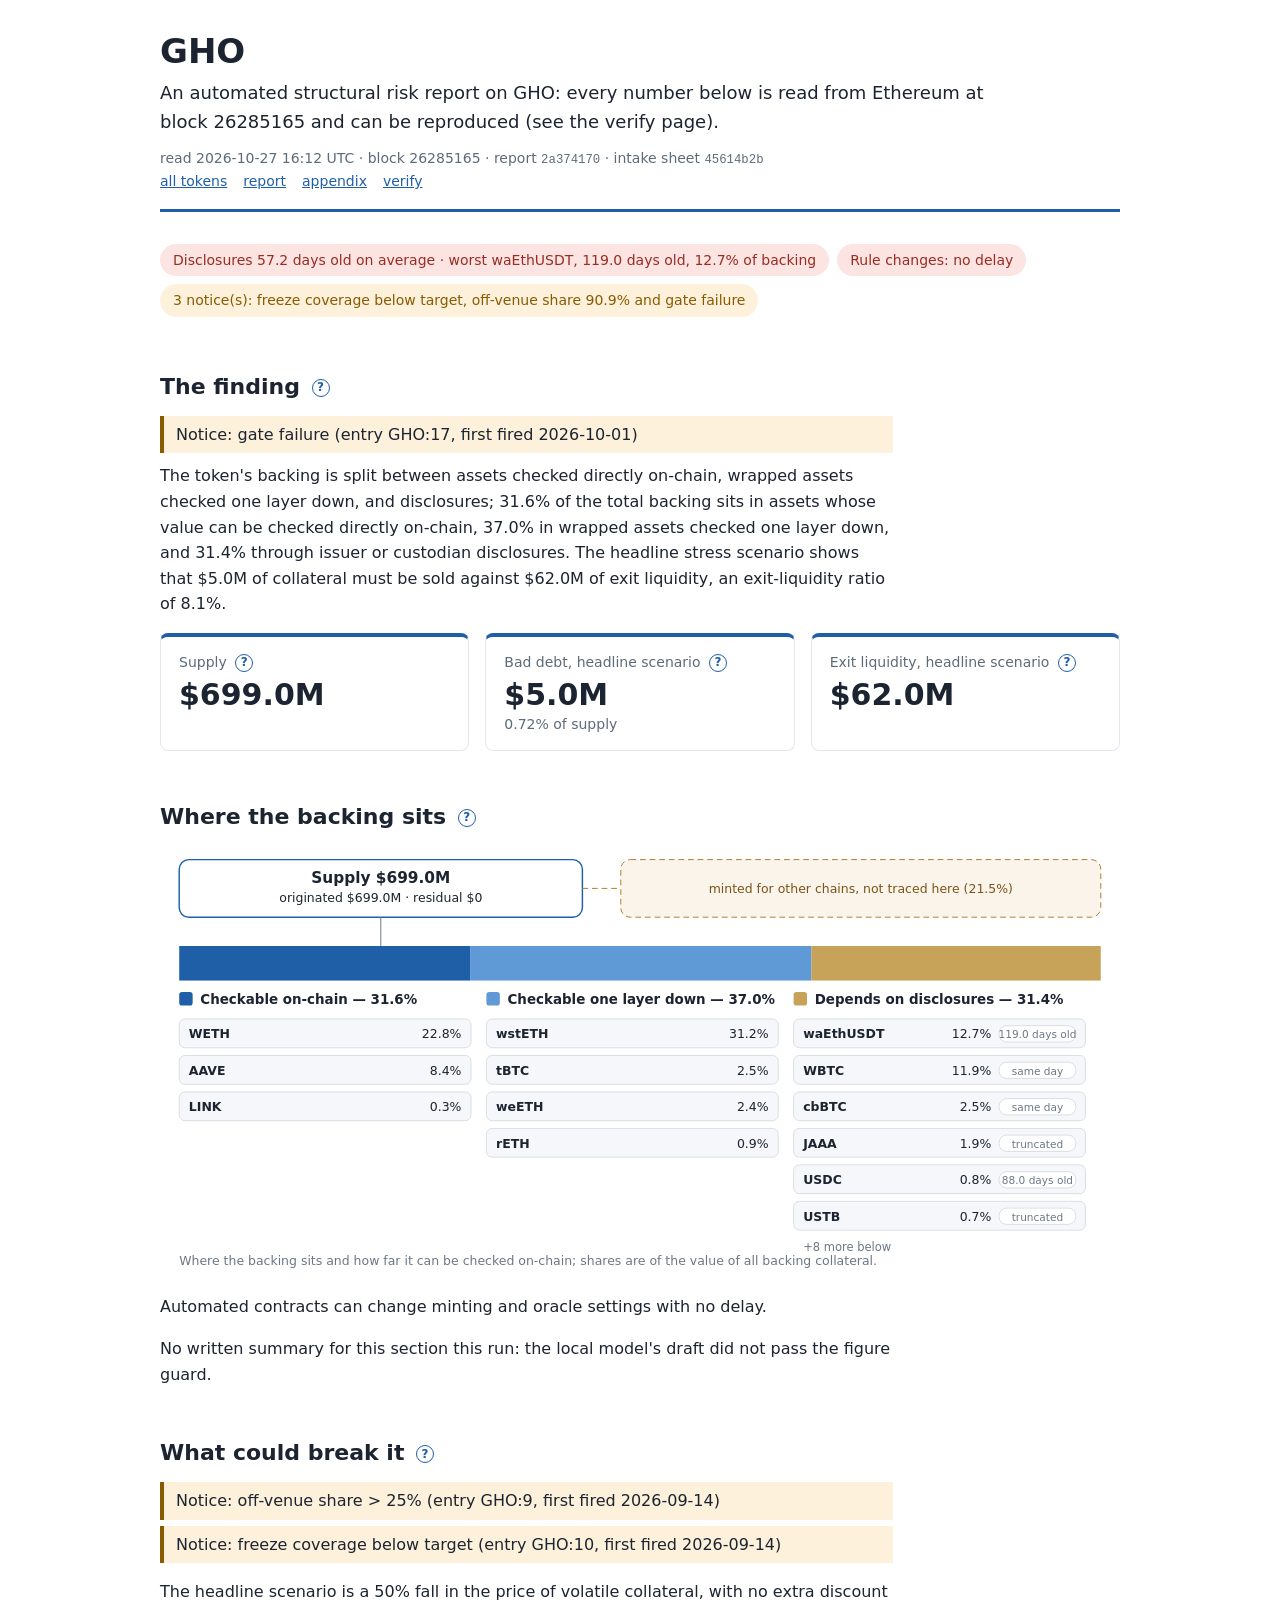
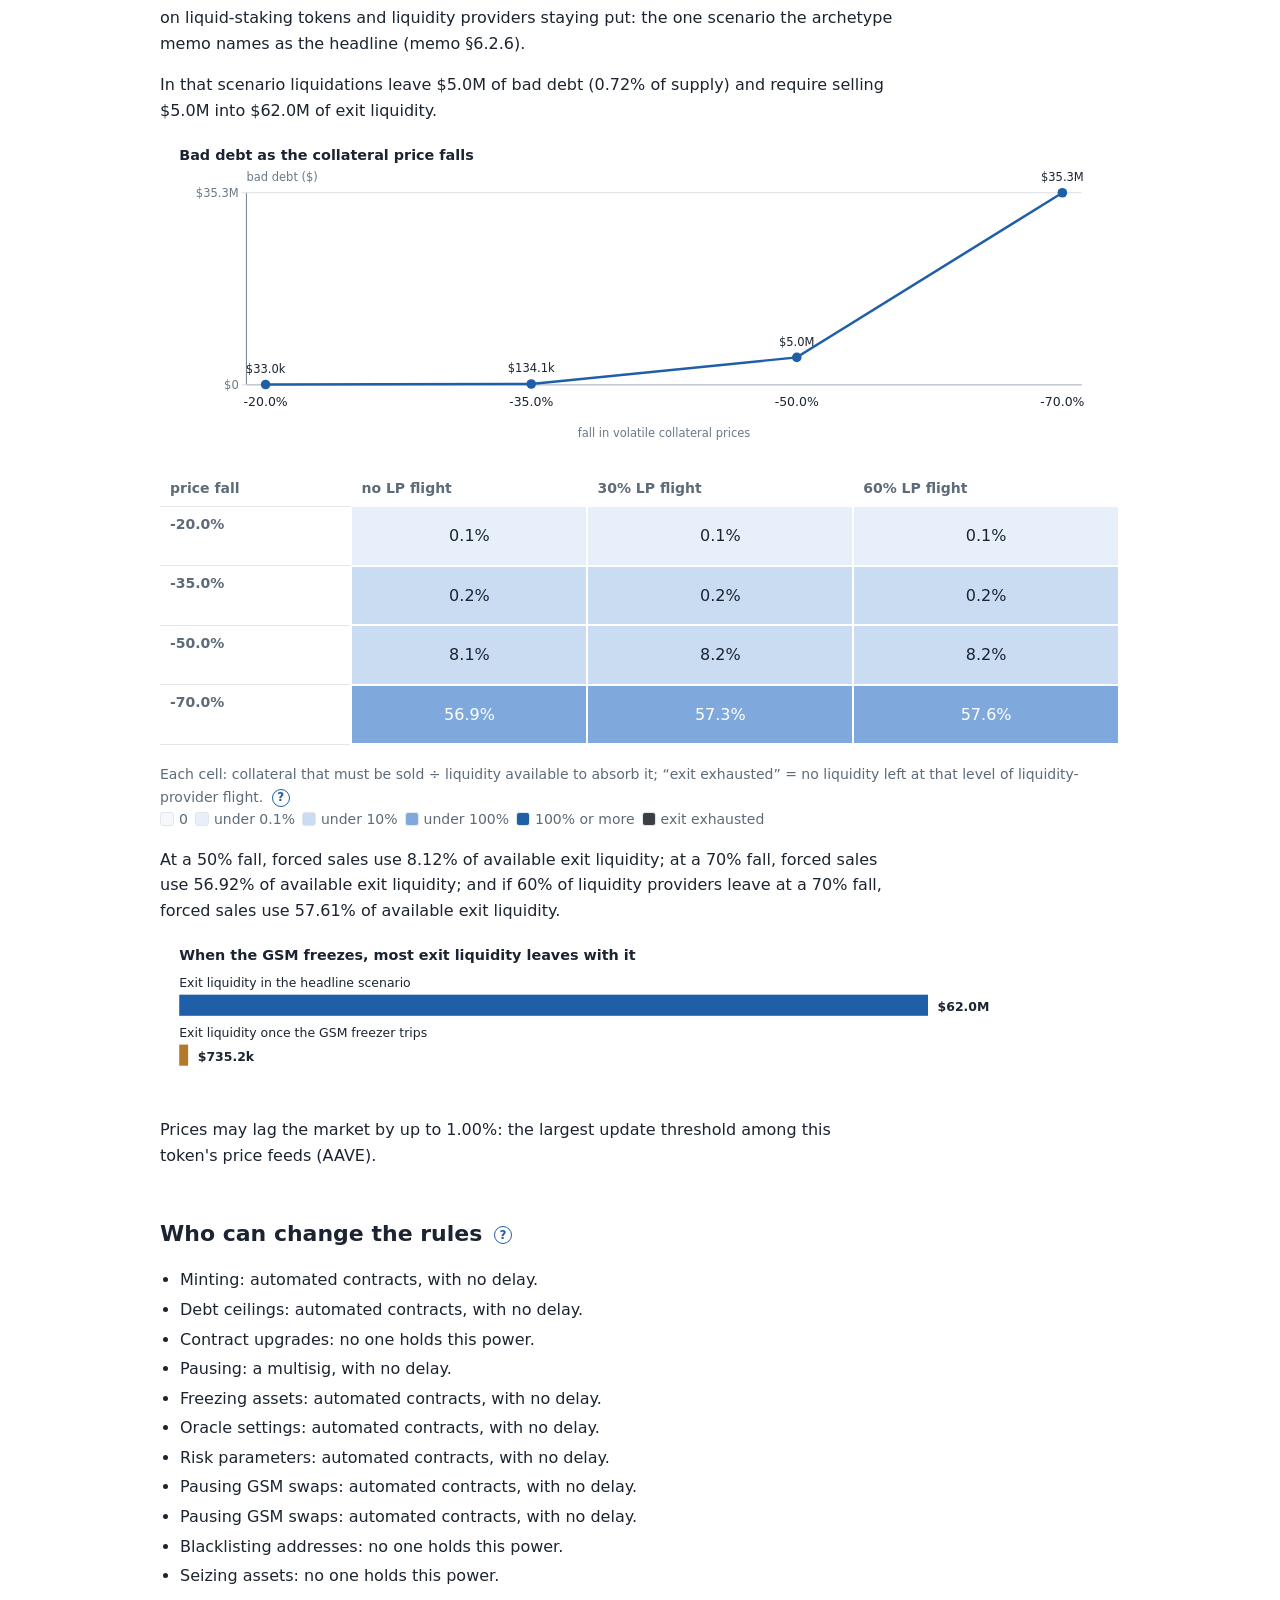
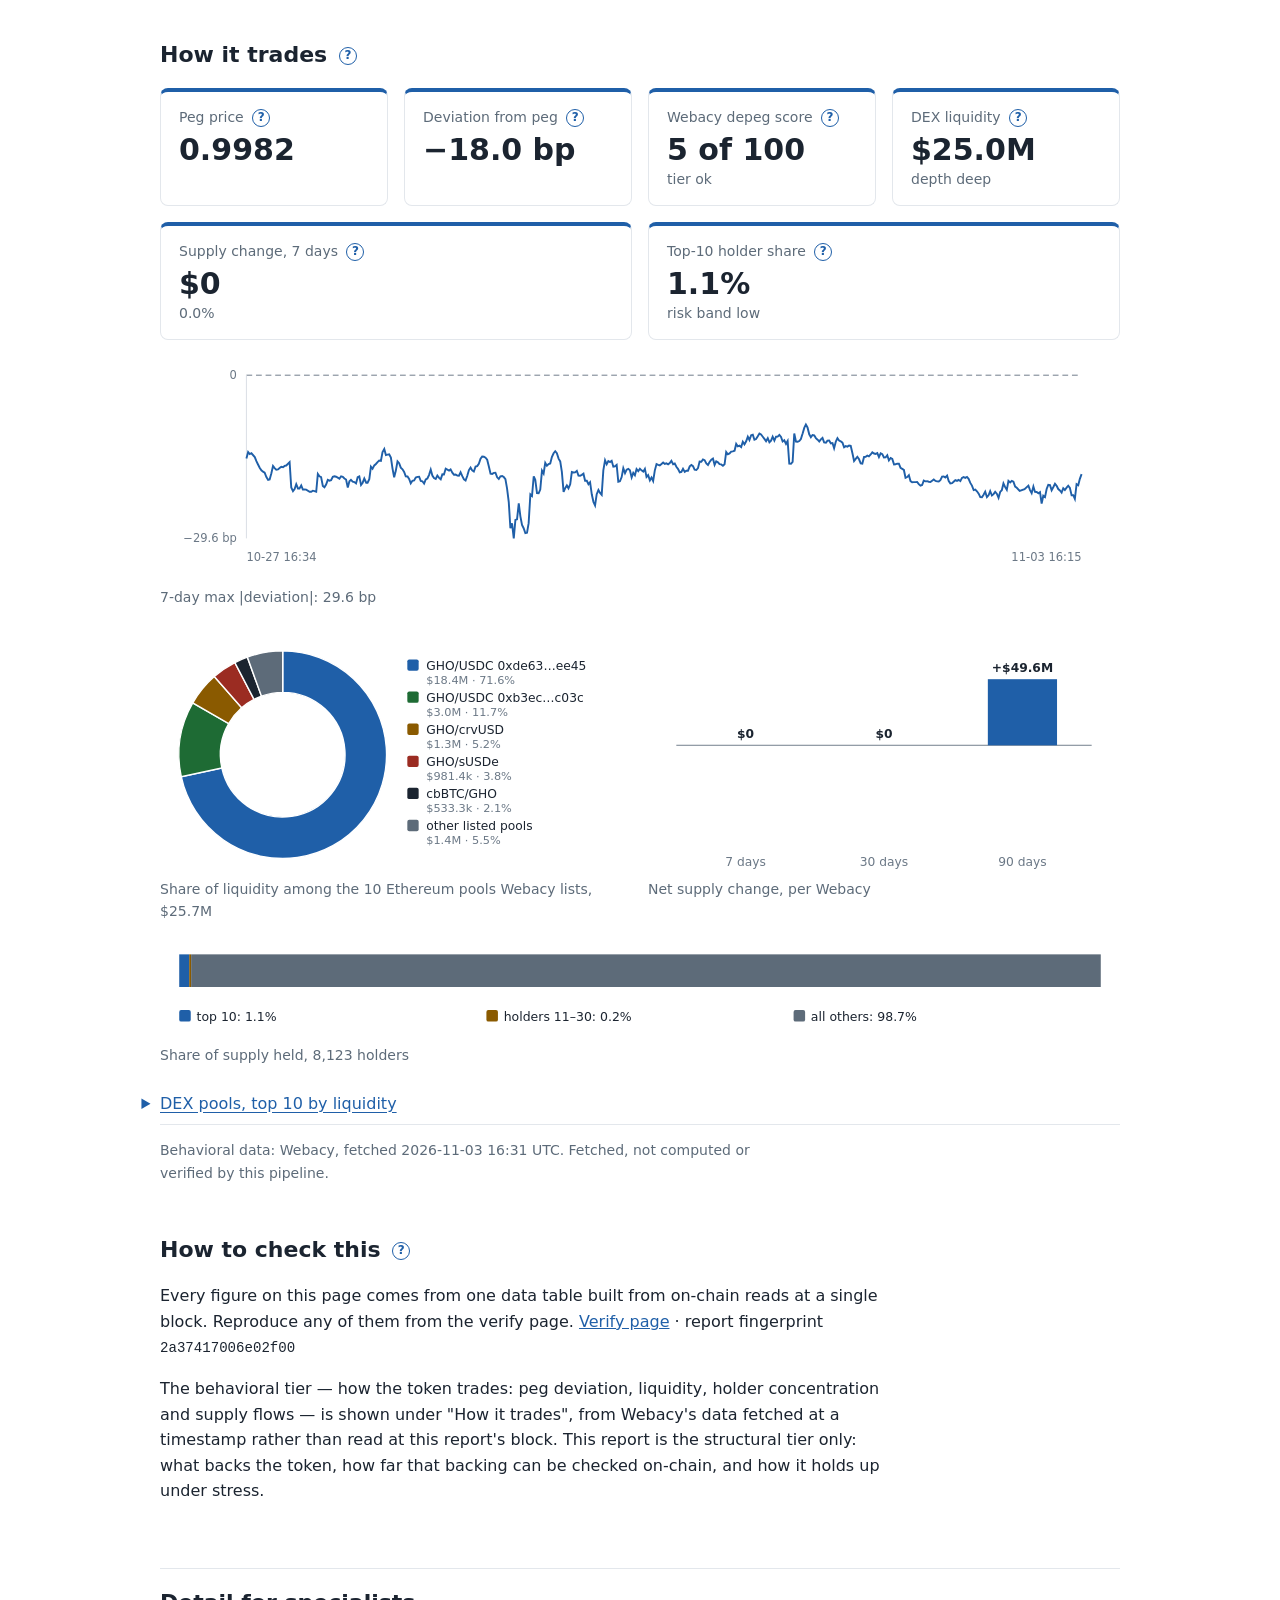
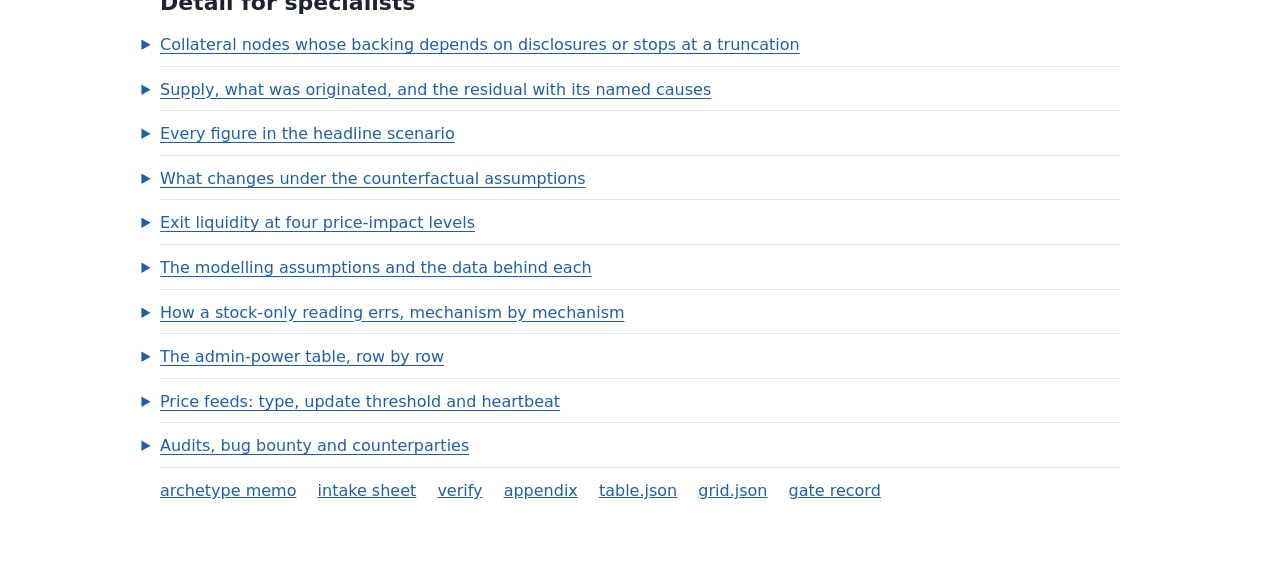
<file: out/site/GHO/index.html>
<!doctype html>
<html lang="en">
<head>
<meta charset="utf-8">
<meta name="viewport" content="width=device-width, initial-scale=1">
<title>GHO: structural risk report</title>
<link rel="stylesheet" href="../style.css">
</head>
<body>
<main>
<header class="page">
  <h1>GHO</h1>
  <p class="lede">An automated structural risk report on GHO: every number below is read from Ethereum at block 26285165 and can be reproduced (see the verify page).</p>
  <div class="meta">
    read 2026-10-27 16:12 UTC · block 26285165 ·
    report <code title="2a37417006e02f004b47078768f0ff6eff980f9bf69b8f6bc8b910edfc001a34">2a374170</code> · intake sheet <code>45614b2b</code>
  </div>
  <nav class="links meta">
    <a href="../index.html">all tokens</a><a href="index.html">report</a><a href="appendix.html">appendix</a><a href="verify.html">verify</a>
  </nav>
</header>





<div class="pills">
<span class="pill red">Disclosures 57.2 days old on average · worst waEthUSDT, 119.0 days old, 12.7% of backing</span><span class="pill red">Rule changes: no delay</span><span class="pill amber">3 notice(s): freeze coverage below target, off-venue share 90.9% and gate failure</span>
</div>

<section class="finding" id="finding">
<h2>The finding <span class="tip" tabindex="0" role="button" aria-label="The three figures that summarise this report, read at block 26285165; the written summary arrives with the prose stage.">?<span class="tip-text" role="tooltip">The three figures that summarise this report, read at block 26285165; the written summary arrives with the prose stage.</span></span></h2>
<p class="flag" data-section="—" data-entry="GHO:17">Notice: gate failure (entry GHO:17, first fired 2026-10-01)</p>

<div class="prose-slot" data-slot="structural_summary"><p>The token&#39;s backing is split between assets checked directly on-chain, wrapped assets checked one layer down, and disclosures; 31.6% of the total backing sits in assets whose value can be checked directly on-chain, 37.0% in wrapped assets checked one layer down, and 31.4% through issuer or custodian disclosures. The headline stress scenario shows that $5.0M of collateral must be sold against $62.0M of exit liquidity, an exit-liquidity ratio of 8.1%.</p></div>
<div class="cards">
  <div class="card"><div class="card-label">Supply <span class="tip" tabindex="0" role="button" aria-label="Every GHO in existence at block 26285165: total supply plus any supply bridged by burning on another chain.">?<span class="tip-text" role="tooltip">Every GHO in existence at block 26285165: total supply plus any supply bridged by burning on another chain.</span></span></div><div class="card-value" title="supply.supply_ruled">$699.0M</div></div>
  <div class="card"><div class="card-label">Bad debt, headline scenario <span class="tip" tabindex="0" role="button" aria-label="Shortfall left after liquidations in the headline scenario (−50% collateral crash, no LP flight), across the Aave facilitators in scope, at block 26285165.">?<span class="tip-text" role="tooltip">Shortfall left after liquidations in the headline scenario (−50% collateral crash, no LP flight), across the Aave facilitators in scope, at block 26285165.</span></span></div>
    <div class="card-value" title="headline.m2.bad_debt">$5.0M</div><div class="card-note" title="headline.m2.pct_supply">0.72% of supply</div>
  </div>
  <div class="card"><div class="card-label">Exit liquidity, headline scenario <span class="tip" tabindex="0" role="button" aria-label="GHO that could be sold into the frozen set of exit pools before its price falls 2%, in the headline scenario, at block 26285165.">?<span class="tip-text" role="tooltip">GHO that could be sold into the frozen set of exit pools before its price falls 2%, in the headline scenario, at block 26285165.</span></span></div><div class="card-value" title="headline.m3.exit_depth">$62.0M</div></div>
</div>
</section>

<section id="backing">
<h2>Where the backing sits <span class="tip" tabindex="0" role="button" aria-label="The collateral behind GHO, across the Aave facilitators in scope, split by how far its value can be checked on-chain, at block 26285165.">?<span class="tip-text" role="tooltip">The collateral behind GHO, across the Aave facilitators in scope, split by how far its value can be checked on-chain, at block 26285165.</span></span></h2>

<figure class="wide tree"><svg xmlns="http://www.w3.org/2000/svg" viewBox="0 0 1000 438" width="100%" role="img" aria-label="verifiability tree" font-family="system-ui, -apple-system, Segoe UI, Roboto, sans-serif"><title>verifiability tree</title><rect x="20" y="10" width="420" height="60" fill="#ffffff" rx="10" stroke="#1f5fa8" stroke-width="1.5"/><text x="230" y="34" font-size="16" text-anchor="middle" fill="#1b2430" font-weight="600">Supply $699.0M</text><text x="230" y="54" font-size="13" text-anchor="middle" fill="#1b2430" font-weight="normal">originated $699.0M · residual $0</text><rect x="480" y="10" width="500" height="60" fill="#fbf4ea" rx="10" stroke="#b07a2a" stroke-dasharray="6 4"/><line x1="440" y1="40" x2="480" y2="40" stroke="#b07a2a" stroke-dasharray="6 4"/><text x="730" y="45" font-size="13" text-anchor="middle" fill="#7a5418" font-weight="normal">minted for other chains, not traced here (21.5%)</text><line x1="230" y1="70" x2="230" y2="100" stroke="#6b7886"/><rect x="20" y="100" width="303" height="36" fill="#1f5fa8"/><rect x="323" y="100" width="355.6" height="36" fill="#5f9ad6"/><rect x="678.6" y="100" width="301.4" height="36" fill="#c7a35a"/><rect x="20" y="148" width="14" height="14" fill="#1f5fa8" rx="3"/><text x="42" y="160" font-size="14" text-anchor="start" fill="#1b2430" font-weight="600">Checkable on-chain — 31.6%</text><rect x="20" y="176" width="304" height="30" fill="#f5f7fa" rx="6" stroke="#d9dee4"/><text x="30" y="196" font-size="13" text-anchor="start" fill="#1b2430" font-weight="600">WETH</text><text x="314" y="196" font-size="13" text-anchor="end" fill="#1b2430" font-weight="normal">22.8%</text><rect x="20" y="214" width="304" height="30" fill="#f5f7fa" rx="6" stroke="#d9dee4"/><text x="30" y="234" font-size="13" text-anchor="start" fill="#1b2430" font-weight="600">AAVE</text><text x="314" y="234" font-size="13" text-anchor="end" fill="#1b2430" font-weight="normal">8.4%</text><rect x="20" y="252" width="304" height="30" fill="#f5f7fa" rx="6" stroke="#d9dee4"/><text x="30" y="272" font-size="13" text-anchor="start" fill="#1b2430" font-weight="600">LINK</text><text x="314" y="272" font-size="13" text-anchor="end" fill="#1b2430" font-weight="normal">0.3%</text><rect x="340" y="148" width="14" height="14" fill="#5f9ad6" rx="3"/><text x="362" y="160" font-size="14" text-anchor="start" fill="#1b2430" font-weight="600">Checkable one layer down — 37.0%</text><rect x="340" y="176" width="304" height="30" fill="#f5f7fa" rx="6" stroke="#d9dee4"/><text x="350" y="196" font-size="13" text-anchor="start" fill="#1b2430" font-weight="600">wstETH</text><text x="634" y="196" font-size="13" text-anchor="end" fill="#1b2430" font-weight="normal">31.2%</text><rect x="340" y="214" width="304" height="30" fill="#f5f7fa" rx="6" stroke="#d9dee4"/><text x="350" y="234" font-size="13" text-anchor="start" fill="#1b2430" font-weight="600">tBTC</text><text x="634" y="234" font-size="13" text-anchor="end" fill="#1b2430" font-weight="normal">2.5%</text><rect x="340" y="252" width="304" height="30" fill="#f5f7fa" rx="6" stroke="#d9dee4"/><text x="350" y="272" font-size="13" text-anchor="start" fill="#1b2430" font-weight="600">weETH</text><text x="634" y="272" font-size="13" text-anchor="end" fill="#1b2430" font-weight="normal">2.4%</text><rect x="340" y="290" width="304" height="30" fill="#f5f7fa" rx="6" stroke="#d9dee4"/><text x="350" y="310" font-size="13" text-anchor="start" fill="#1b2430" font-weight="600">rETH</text><text x="634" y="310" font-size="13" text-anchor="end" fill="#1b2430" font-weight="normal">0.9%</text><rect x="660" y="148" width="14" height="14" fill="#c7a35a" rx="3"/><text x="682" y="160" font-size="14" text-anchor="start" fill="#1b2430" font-weight="600">Depends on disclosures — 31.4%</text><rect x="660" y="176" width="304" height="30" fill="#f5f7fa" rx="6" stroke="#d9dee4"/><text x="670" y="196" font-size="13" text-anchor="start" fill="#1b2430" font-weight="600">waEthUSDT</text><text x="866" y="196" font-size="13" text-anchor="end" fill="#1b2430" font-weight="normal">12.7%</text><rect x="874" y="183" width="80" height="17" fill="#ffffff" rx="8" stroke="#d9dee4"/><text x="914" y="196" font-size="11" text-anchor="middle" fill="#6b7886" font-weight="normal">119.0 days old</text><rect x="660" y="214" width="304" height="30" fill="#f5f7fa" rx="6" stroke="#d9dee4"/><text x="670" y="234" font-size="13" text-anchor="start" fill="#1b2430" font-weight="600">WBTC</text><text x="866" y="234" font-size="13" text-anchor="end" fill="#1b2430" font-weight="normal">11.9%</text><rect x="874" y="221" width="80" height="17" fill="#ffffff" rx="8" stroke="#d9dee4"/><text x="914" y="234" font-size="11" text-anchor="middle" fill="#6b7886" font-weight="normal">same day</text><rect x="660" y="252" width="304" height="30" fill="#f5f7fa" rx="6" stroke="#d9dee4"/><text x="670" y="272" font-size="13" text-anchor="start" fill="#1b2430" font-weight="600">cbBTC</text><text x="866" y="272" font-size="13" text-anchor="end" fill="#1b2430" font-weight="normal">2.5%</text><rect x="874" y="259" width="80" height="17" fill="#ffffff" rx="8" stroke="#d9dee4"/><text x="914" y="272" font-size="11" text-anchor="middle" fill="#6b7886" font-weight="normal">same day</text><rect x="660" y="290" width="304" height="30" fill="#f5f7fa" rx="6" stroke="#d9dee4"/><text x="670" y="310" font-size="13" text-anchor="start" fill="#1b2430" font-weight="600">JAAA</text><text x="866" y="310" font-size="13" text-anchor="end" fill="#1b2430" font-weight="normal">1.9%</text><rect x="874" y="297" width="80" height="17" fill="#ffffff" rx="8" stroke="#d9dee4"/><text x="914" y="310" font-size="11" text-anchor="middle" fill="#6b7886" font-weight="normal">truncated</text><rect x="660" y="328" width="304" height="30" fill="#f5f7fa" rx="6" stroke="#d9dee4"/><text x="670" y="348" font-size="13" text-anchor="start" fill="#1b2430" font-weight="600">USDC</text><text x="866" y="348" font-size="13" text-anchor="end" fill="#1b2430" font-weight="normal">0.8%</text><rect x="874" y="335" width="80" height="17" fill="#ffffff" rx="8" stroke="#d9dee4"/><text x="914" y="348" font-size="11" text-anchor="middle" fill="#6b7886" font-weight="normal">88.0 days old</text><rect x="660" y="366" width="304" height="30" fill="#f5f7fa" rx="6" stroke="#d9dee4"/><text x="670" y="386" font-size="13" text-anchor="start" fill="#1b2430" font-weight="600">USTB</text><text x="866" y="386" font-size="13" text-anchor="end" fill="#1b2430" font-weight="normal">0.7%</text><rect x="874" y="373" width="80" height="17" fill="#ffffff" rx="8" stroke="#d9dee4"/><text x="914" y="386" font-size="11" text-anchor="middle" fill="#6b7886" font-weight="normal">truncated</text><text x="670" y="418" font-size="12" text-anchor="start" fill="#6b7886" font-weight="normal">+8 more below</text><text x="20" y="432" font-size="13" text-anchor="start" fill="#6b7886" font-weight="normal">Where the backing sits and how far it can be checked on-chain; shares are of the value of all backing collateral.</text></svg></figure>
<p class="prose">Automated contracts can change minting and oracle settings with no delay.</p>
<div class="slot-missing" data-slot="verifiability_narrative"><p>No written summary for this section this run: the local model&#39;s draft did not pass the figure guard.</p></div>
</section>

<section id="break">
<h2>What could break it <span class="tip" tabindex="0" role="button" aria-label="The headline stress scenario and the grid around it: collateral price falls of 20–70% with liquidity-provider flight of 0–60%, across the Aave facilitators in scope, at block 26285165.">?<span class="tip-text" role="tooltip">The headline stress scenario and the grid around it: collateral price falls of 20–70% with liquidity-provider flight of 0–60%, across the Aave facilitators in scope, at block 26285165.</span></span></h2>
<p class="flag" data-section="exit liquidity" data-entry="GHO:9">Notice: off-venue share &gt; 25% (entry GHO:9, first fired 2026-09-14)</p>
<p class="flag" data-section="exit liquidity" data-entry="GHO:10">Notice: freeze coverage below target (entry GHO:10, first fired 2026-09-14)</p>

<p class="prose">The headline scenario is a 50% fall in the price of volatile collateral, with no extra discount on liquid-staking tokens and liquidity providers staying put: the one scenario the archetype memo names as the headline (memo §6.2.6).</p>

<p class="prose">In that scenario liquidations leave $5.0M of bad debt (0.72% of supply) and require selling $5.0M into $62.0M of exit liquidity.</p>
<figure class="wide"><svg xmlns="http://www.w3.org/2000/svg" viewBox="0 0 1000 320" width="100%" role="img" aria-label="Bad debt as the collateral price falls" font-family="system-ui, -apple-system, Segoe UI, Roboto, sans-serif"><title>Bad debt as the collateral price falls</title><text x="20" y="22" font-size="15" text-anchor="start" fill="#1b2430" font-weight="600">Bad debt as the collateral price falls</text><line x1="90" y1="256" x2="960" y2="256" stroke="#6b7886"/><line x1="90" y1="56" x2="90" y2="256" stroke="#6b7886"/><line x1="85" y1="256" x2="960" y2="256" stroke="#d9dee4"/><text x="82" y="260" font-size="12" text-anchor="end" fill="#6b7886" font-weight="normal">$0</text><line x1="85" y1="56" x2="960" y2="56" stroke="#d9dee4"/><text x="82" y="60" font-size="12" text-anchor="end" fill="#6b7886" font-weight="normal">$35.3M</text><text x="90" y="44" font-size="12" text-anchor="start" fill="#6b7886" font-weight="normal">bad debt ($)</text><circle cx="110" cy="255.8" r="5" fill="#1f5fa8"/><text x="110" y="278" font-size="13" text-anchor="middle" fill="#1b2430" font-weight="normal">-20.0%</text><text x="110" y="243.8" font-size="12" text-anchor="middle" fill="#1b2430" font-weight="normal">$33.0k</text><circle cx="386.7" cy="255.2" r="5" fill="#1f5fa8"/><text x="386.7" y="278" font-size="13" text-anchor="middle" fill="#1b2430" font-weight="normal">-35.0%</text><text x="386.7" y="243.2" font-size="12" text-anchor="middle" fill="#1b2430" font-weight="normal">$134.1k</text><circle cx="663.3" cy="227.5" r="5" fill="#1f5fa8"/><text x="663.3" y="278" font-size="13" text-anchor="middle" fill="#1b2430" font-weight="normal">-50.0%</text><text x="663.3" y="215.5" font-size="12" text-anchor="middle" fill="#1b2430" font-weight="normal">$5.0M</text><circle cx="940" cy="56" r="5" fill="#1f5fa8"/><text x="940" y="278" font-size="13" text-anchor="middle" fill="#1b2430" font-weight="normal">-70.0%</text><text x="940" y="44" font-size="12" text-anchor="middle" fill="#1b2430" font-weight="normal">$35.3M</text><polyline points="110,255.8 386.7,255.2 663.3,227.5 940,56" fill="none" stroke="#1f5fa8" stroke-width="2.5"/><text x="525" y="310" font-size="12" text-anchor="middle" fill="#6b7886" font-weight="normal">fall in volatile collateral prices</text></svg></figure>

<table class="grid wide">
<tr><th>price fall</th><th>no LP flight</th><th>30% LP flight</th><th>60% LP flight</th></tr>
<tr><th>-20.0%</th><td class="s1" title="panel.M1-s20-d0-lp0.m3.ratio">0.1%</td><td class="s1" title="panel.M1-s20-d0-lp30.m3.ratio">0.1%</td><td class="s1" title="panel.M1-s20-d0-lp60.m3.ratio">0.1%</td></tr><tr><th>-35.0%</th><td class="s2" title="panel.M1-s35-d0-lp0.m3.ratio">0.2%</td><td class="s2" title="panel.M1-s35-d0-lp30.m3.ratio">0.2%</td><td class="s2" title="panel.M1-s35-d0-lp60.m3.ratio">0.2%</td></tr><tr><th>-50.0%</th><td class="s2" title="panel.M1-s50-d0-lp0.m3.ratio">8.1%</td><td class="s2" title="panel.M1-s50-d0-lp30.m3.ratio">8.2%</td><td class="s2" title="panel.M1-s50-d0-lp60.m3.ratio">8.2%</td></tr><tr><th>-70.0%</th><td class="s3" title="panel.M1-s70-d0-lp0.m3.ratio">56.9%</td><td class="s3" title="panel.M1-s70-d0-lp30.m3.ratio">57.3%</td><td class="s3" title="panel.M1-s70-d0-lp60.m3.ratio">57.6%</td></tr>
</table>
<p class="legend">Each cell: collateral that must be sold ÷ liquidity available to absorb it; “exit exhausted” = no liquidity left at that level of liquidity-provider flight. <span class="tip" tabindex="0" role="button" aria-label="Each cell divides the collateral liquidations must sell by the exit liquidity left in that scenario, across the Aave facilitators in scope, at block 26285165; above 100% the sales cannot all be absorbed.">?<span class="tip-text" role="tooltip">Each cell divides the collateral liquidations must sell by the exit liquidity left in that scenario, across the Aave facilitators in scope, at block 26285165; above 100% the sales cannot all be absorbed.</span></span><br>
<span class="swatch s0"></span>0&ensp;<span class="swatch s1"></span>under 0.1%&ensp;<span class="swatch s2"></span>under 10%&ensp;<span class="swatch s3"></span>under 100%&ensp;<span class="swatch s4"></span>100% or more&ensp;<span class="swatch exhausted"></span>exit exhausted</p>
<p class="prose">At a 50% fall, forced sales use 8.12% of available exit liquidity; at a 70% fall, forced sales use 56.92% of available exit liquidity; and if 60% of liquidity providers leave at a 70% fall, forced sales use 57.61% of available exit liquidity.</p>
<figure class="wide"><svg xmlns="http://www.w3.org/2000/svg" viewBox="0 0 1000 160" width="100%" role="img" aria-label="When the GSM freezes, most exit liquidity leaves with it" font-family="system-ui, -apple-system, Segoe UI, Roboto, sans-serif"><title>When the GSM freezes, most exit liquidity leaves with it</title><text x="20" y="22" font-size="15" text-anchor="start" fill="#1b2430" font-weight="600">When the GSM freezes, most exit liquidity leaves with it</text><text x="20" y="50" font-size="13" text-anchor="start" fill="#1b2430" font-weight="normal">Exit liquidity in the headline scenario</text><rect x="20" y="58" width="780" height="22" fill="#1f5fa8"/><text x="810" y="75" font-size="13" text-anchor="start" fill="#1b2430" font-weight="600">$62.0M</text><text x="20" y="102" font-size="13" text-anchor="start" fill="#1b2430" font-weight="normal">Exit liquidity once the GSM freezer trips</text><rect x="20" y="110" width="9.3" height="22" fill="#b07a2a"/><text x="39.3" y="127" font-size="13" text-anchor="start" fill="#1b2430" font-weight="600">$735.2k</text></svg></figure>
<p class="prose">Prices may lag the market by up to 1.00%: the largest update threshold among this token&#39;s price feeds (AAVE).</p>
</section>

<section id="rules">
<h2>Who can change the rules <span class="tip" tabindex="0" role="button" aria-label="Who holds each administrative power over the protocol&#39;s contracts and how long a change takes to take effect, read at block 26285165.">?<span class="tip-text" role="tooltip">Who holds each administrative power over the protocol&#39;s contracts and how long a change takes to take effect, read at block 26285165.</span></span></h2>
<ul class="plain"><li>Minting: automated contracts, with no delay.</li><li>Debt ceilings: automated contracts, with no delay.</li><li>Contract upgrades: no one holds this power.</li><li>Pausing: a multisig, with no delay.</li><li>Freezing assets: automated contracts, with no delay.</li><li>Oracle settings: automated contracts, with no delay.</li><li>Risk parameters: automated contracts, with no delay.</li><li>Pausing GSM swaps: automated contracts, with no delay.</li><li>Pausing GSM swaps: automated contracts, with no delay.</li><li>Blacklisting addresses: no one holds this power.</li><li>Seizing assets: no one holds this power.</li></ul>
</section>

<!-- behavioral:begin -->
<section class="behavioral" id="behavioral">
<h2>How it trades <span class="tip" tabindex="0" role="button" aria-label="Webacy&#x27;s view of how this token trades, fetched at the time shown under the chart; not read at this report&#x27;s block and not verified by this pipeline.">?<span class="tip-text" role="tooltip">Webacy&#x27;s view of how this token trades, fetched at the time shown under the chart; not read at this report&#x27;s block and not verified by this pipeline.</span></span></h2>
<div class="cards">
  <div class="card"><div class="card-label">Peg price <span class="tip" tabindex="0" role="button" aria-label="Webacy&#x27;s latest price for the token, against its $1 peg.">?<span class="tip-text" role="tooltip">Webacy&#x27;s latest price for the token, against its $1 peg.</span></span></div><div class="card-value">0.9982</div></div>
  <div class="card"><div class="card-label">Deviation from peg <span class="tip" tabindex="0" role="button" aria-label="How far that price sits from the peg, in basis points (100 bp = 1%).">?<span class="tip-text" role="tooltip">How far that price sits from the peg, in basis points (100 bp = 1%).</span></span></div><div class="card-value">−18.0 bp</div></div>
  <div class="card"><div class="card-label">Webacy depeg score <span class="tip" tabindex="0" role="button" aria-label="Webacy&#x27;s 0–100 depeg risk score; higher is riskier. Its tiers: ok 0–24, watch 25–49, warning 50–69, critical 70–100.">?<span class="tip-text" role="tooltip">Webacy&#x27;s 0–100 depeg risk score; higher is riskier. Its tiers: ok 0–24, watch 25–49, warning 50–69, critical 70–100.</span></span></div><div class="card-value">5 of 100</div><div class="card-note">tier ok</div></div>
  <div class="card"><div class="card-label">DEX liquidity <span class="tip" tabindex="0" role="button" aria-label="Liquidity Webacy counts for the token across decentralised-exchange pools, with its depth tier.">?<span class="tip-text" role="tooltip">Liquidity Webacy counts for the token across decentralised-exchange pools, with its depth tier.</span></span></div><div class="card-value">$25.0M</div><div class="card-note">depth deep</div></div>
  <div class="card"><div class="card-label">Supply change, 7 days <span class="tip" tabindex="0" role="button" aria-label="Net tokens minted less burned over seven days, per Webacy; the % is of Webacy&#x27;s circulating supply 7 days earlier ($697.6M).">?<span class="tip-text" role="tooltip">Net tokens minted less burned over seven days, per Webacy; the % is of Webacy&#x27;s circulating supply 7 days earlier ($697.6M).</span></span></div><div class="card-value">$0</div><div class="card-note">0.0%</div></div>
  <div class="card"><div class="card-label">Top-10 holder share <span class="tip" tabindex="0" role="button" aria-label="Share of supply held by the ten largest organic holders, with exchanges, bridges, pools and protocol contracts excluded, with Webacy&#x27;s risk band.">?<span class="tip-text" role="tooltip">Share of supply held by the ten largest organic holders, with exchanges, bridges, pools and protocol contracts excluded, with Webacy&#x27;s risk band.</span></span></div><div class="card-value">1.1%</div><div class="card-note">risk band low</div></div>
</div>
<figure class="wide"><svg xmlns="http://www.w3.org/2000/svg" viewBox="0 0 1000 240" width="100%" role="img" aria-label="Peg deviation over seven days, in basis points" font-family="system-ui, -apple-system, Segoe UI, Roboto, sans-serif"><title>Peg deviation over seven days, in basis points</title><text x="80" y="24" font-size="12" text-anchor="end" fill="#6b7886" font-weight="normal">0</text><text x="80" y="194" font-size="12" text-anchor="end" fill="#6b7886" font-weight="normal">−29.6 bp</text><line x1="90" y1="20" x2="960" y2="20" stroke="#6b7886" stroke-dasharray="6 4"/><line x1="90" y1="20" x2="90" y2="190" stroke="#d9dee4"/><polyline points="90,106.8 91.8,100 93.5,102.1 95.2,101.3 98.7,105.3 100.4,109.6 102.1,113 103.8,116.4 105.6,119.1 107.3,120.5 109,121.6 110.8,126.1 112.6,129.1 114.2,128.7 116,122.2 117.7,114.6 119.4,116.8 121.1,118.5 122.9,118.1 124.6,116.6 126.3,115.5 128.1,115.8 129.8,114.5 131.5,114.1 135,110.6 136.7,136.9 138.5,140.8 140.2,138.5 141.9,133.5 143.7,138 145.3,138 147.1,134.8 148.8,139.2 150.6,139.1 152.3,139.2 155.8,141.4 157.5,141.4 159.2,140.3 160.9,140.7 162.7,141.4 164.4,122.9 166.1,125.3 167.8,126.2 169.6,135.3 171.3,136.7 173,134 174.8,129.1 176.5,129.9 178.2,129.4 180,125.8 181.7,125.3 183.4,125.8 186.9,127.8 188.6,125.3 190.4,125.9 192.1,127.6 193.8,128.7 195.6,137.1 197.3,130.4 198.9,129 200.7,130.8 202.4,131.3 204.2,132.7 205.9,126.3 207.6,125.4 209.4,134.3 211.1,132 212.8,127.6 214.8,132 216.2,132 218,128.3 219.7,115.3 221.4,117.5 223.2,114 224.9,112.5 226.6,110.5 228.3,108.9 230.1,109.3 231.8,100 233.6,96.8 235.3,103.2 237,102.7 238.7,102.5 240.5,105.9 242.2,117.3 243.9,126.3 245.6,119.6 247.4,109.8 249.1,111.7 250.8,116.3 252.6,118 254.3,120.7 256,125.3 257.8,125.5 259.5,128 261.2,132.7 262.9,130 264.7,129.6 266.4,126.6 268.2,125.9 269.9,125.8 271.6,130.1 273.3,130.5 275.1,132.9 276.8,128.6 278.5,127.6 280.2,124 282,118.3 283.7,124.5 285.4,127.1 287.2,128.1 288.9,124.5 290.7,127 292.4,128.4 294.1,123.3 295.8,123.5 297.6,117.3 301.1,119.3 302.7,118.1 304.5,121.5 306.2,123.7 307.9,123.5 309.7,124.6 311.4,124.7 313.1,121.2 314.9,125.2 316.6,128.5 318.3,129.7 320,125 321.8,118.8 323.5,116.3 325.2,119.2 326.9,120.4 328.7,115.2 330.4,114.7 332.1,112.2 333.9,107 335.6,104.7 337.4,104.9 339.1,105.9 340.8,108 342.5,114.9 344.3,122.5 346,122.8 347.8,121.7 349.4,121.6 351.2,126.4 352.9,128.1 354.6,125.3 356.4,125 358.1,126.1 359.8,128.2 361.5,137.9 363.3,152.3 365,179.4 366.7,174.4 368.5,190 370.2,170.8 371.9,170.1 373.7,153.5 375.4,167 377.1,176.1 378.8,179.4 380.6,184.6 382.3,184.2 384,174.1 385.8,144.1 387.5,145.8 389.3,125.3 390.9,129 392.7,142.9 394.4,143 396.1,139.1 397.9,119.4 399.6,122.4 401.3,111.3 403,114.3 404.8,112.5 406.5,111.9 408.2,105.2 410,101.3 411.7,99.2 413.4,101.3 415.2,106.9 416.9,109.8 418.6,120.8 420.4,141.6 422.1,137.6 423.8,134.8 425.5,137.8 427.3,133.7 429,120.8 430.7,121.3 432.4,121.2 434.2,119.6 435.9,124.6 437.6,124.8 439.4,123.8 441.1,122.6 442.8,130 444.6,130 446.3,133.5 448,131.5 449.8,144.3 451.5,151.9 453.2,155.6 454.9,143.9 456.7,139.6 458.4,142.6 460.1,144.6 461.8,119.1 463.6,108.6 465.3,112.8 467,109.4 468.8,110.5 470.5,109.2 472.2,115.3 474,114.9 475.7,113.4 477.4,131 479.1,130.5 480.9,126.1 482.6,116.9 484.4,122 486.1,118.4 487.8,117.6 489.5,119.1 491.3,126.5 493,121.8 494.7,124.2 496.4,117.8 498.2,120 499.9,117.4 501.6,119.1 503.4,120.5 505.1,117.6 506.8,126 508.5,124.1 510.3,129.5 512,126.6 513.7,130.2 515.4,119.4 517.2,112.6 518.9,113.5 520.6,113.9 522.4,112.5 524.1,110.9 525.8,112.5 527.5,111.8 529.3,112.8 531,111.6 532.7,109.2 534.5,112.7 536.2,112 537.9,115.4 539.7,117.8 541.4,121.2 543.1,120.7 544.8,117.4 546.6,120.7 548.3,119.4 550,119.5 551.8,114.9 553.5,113.5 555.2,114.8 556.9,118.4 558.7,118.8 560.4,116.8 562.1,110 563.9,110.2 565.6,107.8 567.3,108.5 569.1,112 570.8,113.6 572.5,110.4 574.3,108.1 576,106.9 577.7,113.4 579.4,109.8 581.2,110.7 582.9,112.6 584.6,112.9 586.4,114.3 588.1,112.8 589.8,100 591.5,102.3 593.3,101.5 595,99.6 596.7,99.4 598.5,98.7 600.2,91.6 601.9,94.1 603.7,93.4 605.4,94.9 607.1,89.4 608.8,92 610.6,88.8 612.3,84 614,87.5 615.8,82.5 617.5,81.9 619.2,87.2 620.9,86.5 622.7,83.7 624.4,80.8 626.1,81.8 627.9,84.1 629.6,86.4 631.3,88.7 633.1,85.6 634.8,89.9 636.5,88.2 638.2,84 640,88.1 641.7,84.1 643.4,84 645.2,82.2 646.9,84.3 648.6,89.1 650.3,87.8 652.1,91.5 653.8,88.5 655.5,112.2 657.3,112.3 659,110.3 660.7,80.7 662.5,89.2 664.2,89.4 665.9,88.6 667.6,86.5 669.4,80.8 671.2,74.6 672.8,71.4 674.5,74.4 676.3,81.6 678,84.6 679.7,82.3 681.5,82.6 683.2,85.5 685,87.2 686.7,89 688.4,86.8 690.1,85.3 691.8,90 693.7,90.3 695.3,88.2 697,88 698.8,91 700.5,90.7 702.2,96.2 704,89.2 705.7,85.6 707.4,88 709.1,88.9 710.9,90.3 712.6,95.1 714.3,93.9 716.1,94.4 717.8,93.2 719.5,93.5 721.3,101.3 723,109.4 724.7,107.1 726.4,105 728.2,107.6 729.9,111.8 731.6,112.1 733.4,105.2 735.1,105 736.8,103.7 738.5,104.6 740.3,102.6 742,100.4 743.8,101.6 745.5,102 747.2,101.2 748.9,105.3 750.7,101.4 752.4,102.2 754.1,105.7 755.9,105.6 757.6,103.4 759.3,108.8 761.1,106.3 762.8,107.3 764.6,112.9 766.2,112.7 767.9,112.1 769.7,112.2 771.4,116.4 774.9,118.7 776.6,126.9 778.3,126.1 780.1,124.2 781.8,130.4 783.5,131.5 785.3,131.4 787,131.4 788.7,131.2 790.4,133.5 792.2,135 793.9,134.4 795.6,129.8 797.4,130.6 799.1,130.4 800.8,131 802.5,131.3 804.3,129.9 806,128.7 807.8,130.2 809.5,130.6 811.2,130.8 812.9,129.4 814.7,125.6 816.4,125.4 818.1,126.6 819.9,124.7 821.6,130.2 823.3,132.7 825.1,132.5 826.7,131 828.5,129.3 830.2,130.1 831.9,129 833.7,130.3 835.4,127 837.1,126.1 838.9,126.9 840.6,126 842.3,128 844.1,132.2 845.8,135 847.6,139.7 849.3,139.1 851,140.9 852.8,143.4 854.5,147 856.2,147.1 857.9,144.5 859.6,141.3 861.4,147 863.1,145.1 864.8,140.8 866.6,145.3 868.3,143.9 870,141.5 871.7,143.4 873.5,147.7 875.2,141.6 876.9,139.8 878.6,132.8 880.4,136.6 882.1,139.4 883.8,130.1 885.6,131.8 887.3,130.1 889,130.9 890.8,136.1 892.5,137.3 895.5,140.5 900.6,138.7 904.6,135 906.3,139.7 908,142.9 909.8,136 911.5,141.6 913.2,141.7 915,143.1 916.7,141.9 918.4,153.8 920.1,145.6 921.9,147 923.6,138.5 925.3,134.3 927.1,134.6 928.8,139.9 930.5,136.7 932.3,133.1 934,135.2 935.7,138.6 937.4,140.1 939.2,142.3 940.9,137.8 942.6,139.6 944.4,137.1 946.1,135.1 947.8,137.4 949.6,145.1 951.3,145 953,148.9 954.8,133.6 956.5,134.7 958.2,128 960,123.1" fill="none" stroke="#1f5fa8" stroke-width="2"/><text x="90" y="214" font-size="12" text-anchor="start" fill="#6b7886" font-weight="normal">10-27 16:34</text><text x="960" y="214" font-size="12" text-anchor="end" fill="#6b7886" font-weight="normal">11-03 16:15</text></svg><figcaption>7-day max |deviation|: 29.6 bp</figcaption></figure>
<div style="display:flex;flex-wrap:wrap;gap:16px;align-items:flex-start">
<figure style="flex:1 1 420px;min-width:0;margin:0"><svg xmlns="http://www.w3.org/2000/svg" viewBox="0 0 500 260" width="100%" role="img" aria-label="Liquidity by Ethereum DEX pool" font-family="system-ui, -apple-system, Segoe UI, Roboto, sans-serif"><title>Liquidity by Ethereum DEX pool</title><path d="M130,20 A110,110 0 1 1 22.5,153.3 L65.5,144 A66,66 0 1 0 130,64 Z" fill="#1f5fa8" stroke="#ffffff" stroke-width="1.5"/><path d="M22.5,153.3 A110,110 0 0 1 34.7,75.1 L72.8,97 A66,66 0 0 0 65.5,144 Z" fill="#1e6b34" stroke="#ffffff" stroke-width="1.5"/><path d="M34.7,75.1 A110,110 0 0 1 57.5,47.2 L86.5,80.3 A66,66 0 0 0 72.8,97 Z" fill="#8a5a00" stroke="#ffffff" stroke-width="1.5"/><path d="M57.5,47.2 A110,110 0 0 1 79.3,32.4 L99.6,71.4 A66,66 0 0 0 86.5,80.3 Z" fill="#9b2c22" stroke="#ffffff" stroke-width="1.5"/><path d="M79.3,32.4 A110,110 0 0 1 92.5,26.6 L107.5,68 A66,66 0 0 0 99.6,71.4 Z" fill="#1b2430" stroke="#ffffff" stroke-width="1.5"/><path d="M92.5,26.6 A110,110 0 0 1 130,20 L130,64 A66,66 0 0 0 107.5,68 Z" fill="#5d6b79" stroke="#ffffff" stroke-width="1.5"/><rect x="262" y="29" width="12" height="12" fill="#1f5fa8" rx="2"/><text x="282" y="40" font-size="13" text-anchor="start" fill="#1b2430" font-weight="normal">GHO/USDC 0xde63…ee45</text><text x="282" y="55" font-size="12" text-anchor="start" fill="#6b7886" font-weight="normal">$18.4M · 71.6%</text><rect x="262" y="63" width="12" height="12" fill="#1e6b34" rx="2"/><text x="282" y="74" font-size="13" text-anchor="start" fill="#1b2430" font-weight="normal">GHO/USDC 0xb3ec…c03c</text><text x="282" y="89" font-size="12" text-anchor="start" fill="#6b7886" font-weight="normal">$3.0M · 11.7%</text><rect x="262" y="97" width="12" height="12" fill="#8a5a00" rx="2"/><text x="282" y="108" font-size="13" text-anchor="start" fill="#1b2430" font-weight="normal">GHO/crvUSD</text><text x="282" y="123" font-size="12" text-anchor="start" fill="#6b7886" font-weight="normal">$1.3M · 5.2%</text><rect x="262" y="131" width="12" height="12" fill="#9b2c22" rx="2"/><text x="282" y="142" font-size="13" text-anchor="start" fill="#1b2430" font-weight="normal">GHO/sUSDe</text><text x="282" y="157" font-size="12" text-anchor="start" fill="#6b7886" font-weight="normal">$981.4k · 3.8%</text><rect x="262" y="165" width="12" height="12" fill="#1b2430" rx="2"/><text x="282" y="176" font-size="13" text-anchor="start" fill="#1b2430" font-weight="normal">cbBTC/GHO</text><text x="282" y="191" font-size="12" text-anchor="start" fill="#6b7886" font-weight="normal">$533.3k · 2.1%</text><rect x="262" y="199" width="12" height="12" fill="#5d6b79" rx="2"/><text x="282" y="210" font-size="13" text-anchor="start" fill="#1b2430" font-weight="normal">other listed pools</text><text x="282" y="225" font-size="12" text-anchor="start" fill="#6b7886" font-weight="normal">$1.4M · 5.5%</text></svg><figcaption>Share of liquidity among the 10 Ethereum pools Webacy lists, $25.7M</figcaption></figure>
<figure style="flex:1 1 420px;min-width:0;margin:0"><svg xmlns="http://www.w3.org/2000/svg" viewBox="0 0 500 260" width="100%" role="img" aria-label="Net supply change by window" font-family="system-ui, -apple-system, Segoe UI, Roboto, sans-serif"><title>Net supply change by window</title><line x1="30" y1="120" x2="470" y2="120" stroke="#6b7886"/><rect x="66.7" y="120" width="73.3" height="0" fill="#1f5fa8"/><text x="103.3" y="112" font-size="13" text-anchor="middle" fill="#1b2430" font-weight="600">$0</text><text x="103.3" y="248" font-size="13" text-anchor="middle" fill="#6b7886" font-weight="normal">7 days</text><rect x="213.3" y="120" width="73.3" height="0" fill="#1f5fa8"/><text x="250" y="112" font-size="13" text-anchor="middle" fill="#1b2430" font-weight="600">$0</text><text x="250" y="248" font-size="13" text-anchor="middle" fill="#6b7886" font-weight="normal">30 days</text><rect x="360" y="50" width="73.3" height="70" fill="#1f5fa8"/><text x="396.7" y="42" font-size="13" text-anchor="middle" fill="#1b2430" font-weight="600">+$49.6M</text><text x="396.7" y="248" font-size="13" text-anchor="middle" fill="#6b7886" font-weight="normal">90 days</text></svg><figcaption>Net supply change, per Webacy</figcaption></figure>
</div>
<figure class="wide"><svg xmlns="http://www.w3.org/2000/svg" viewBox="0 0 1000 110" width="100%" role="img" aria-label="Share of supply by holder group" font-family="system-ui, -apple-system, Segoe UI, Roboto, sans-serif"><title>Share of supply by holder group</title><rect x="20" y="16" width="10.4" height="34" fill="#1f5fa8"/><rect x="30.4" y="16" width="2" height="34" fill="#8a5a00"/><rect x="32.4" y="16" width="947.6" height="34" fill="#5d6b79"/><rect x="20" y="74" width="12" height="12" fill="#1f5fa8" rx="2"/><text x="38" y="85" font-size="13" text-anchor="start" fill="#1b2430" font-weight="normal">top 10: 1.1%</text><rect x="340" y="74" width="12" height="12" fill="#8a5a00" rx="2"/><text x="358" y="85" font-size="13" text-anchor="start" fill="#1b2430" font-weight="normal">holders 11–30: 0.2%</text><rect x="660" y="74" width="12" height="12" fill="#5d6b79" rx="2"/><text x="678" y="85" font-size="13" text-anchor="start" fill="#1b2430" font-weight="normal">all others: 98.7%</text></svg><figcaption>Share of supply held, 8,123 holders</figcaption></figure>
<details class="markets"><summary>DEX pools, top 10 by liquidity</summary>
<table class="striped"><tr><th class="num">#</th><th>DEX</th><th>pair</th><th class="num">liquidity</th><th class="num">24h volume</th><th>pool</th></tr>
<tr><td class="num">1</td><td>fluid-ethereum</td><td>GHO/USDC</td><td class="num">$18.4M</td><td class="num">$5.2M</td><td><code title="0xde632c3a214d5f14c1d8ddf0b92f8bcd188fee45">0xde63…ee45</code></td></tr>
<tr><td class="num">2</td><td>Uniswap v4</td><td>GHO/USDC</td><td class="num">$3.0M</td><td class="num">$70.8k</td><td><code title="0xb3ec039dd452a0c23404fec0bcaf6a6e4e1111469f2bfe7b7b5f41a0e366c03c">0xb3ec…c03c</code></td></tr>
<tr><td class="num">3</td><td>Curve</td><td>GHO/crvUSD</td><td class="num">$1.3M</td><td class="num">$556.4k</td><td><code title="0x635ef0056a597d13863b73825cca297236578595">0x635e…8595</code></td></tr>
<tr><td class="num">4</td><td>fluid-ethereum</td><td>GHO/sUSDe</td><td class="num">$981.4k</td><td class="num">$147.6k</td><td><code title="0xdd5f2afab5ae5484339f9ad40fb4d51fc5c96be3">0xdd5f…6be3</code></td></tr>
<tr><td class="num">5</td><td>Curve</td><td>cbBTC/GHO</td><td class="num">$533.3k</td><td class="num">$31.1k</td><td><code title="0x8a4f252812dff2a8636e4f7eb249d8fc2e3bd77f-0x40d16fc0246ad3160ccc09b8d0d3a2cd28ae6c2f-0xcbb7c0000ab88b473b1f5afd9ef808440eed33bf">0x8a4f…33bf</code></td></tr>
<tr><td class="num">6</td><td>Curve</td><td>GHO/WETH</td><td class="num">$530.6k</td><td class="num">$81.1k</td><td><code title="0x8a4f252812dff2a8636e4f7eb249d8fc2e3bd77f-0x40d16fc0246ad3160ccc09b8d0d3a2cd28ae6c2f-0xc02aaa39b223fe8d0a0e5c4f27ead9083c756cc2">0x8a4f…6cc2</code></td></tr>
<tr><td class="num">7</td><td>Curve</td><td>GHO/cbBTC/WETH</td><td class="num">$514.2k</td><td class="num">$128.5k</td><td><code title="0x8a4f252812dff2a8636e4f7eb249d8fc2e3bd77f">0x8a4f…d77f</code></td></tr>
<tr><td class="num">8</td><td>Uniswap v4</td><td>GHO/USDT</td><td class="num">$140.3k</td><td class="num">$71.6k</td><td><code title="0x4eceeb5adaa1cabd56451c1f1ea82b33effb6de62097a19734936f574e9a2de2">0x4ece…2de2</code></td></tr>
<tr><td class="num">9</td><td>Balancer</td><td>GHO/GHO/USDT/USDC/USDC/USDT</td><td class="num">$120.3k</td><td class="num">$3.0k</td><td><code title="0x8353157092ed8be69a9df8f95af097bbf33cb2af">0x8353…b2af</code></td></tr>
<tr><td class="num">10</td><td>Curve</td><td>GHO/fxUSD</td><td class="num">$116.6k</td><td class="num">$261.8k</td><td><code title="0x74345504eaea3d9408fc69ae7eb2d14095643c5b">0x7434…3c5b</code></td></tr>
</table></details>
<p class="meta attribution">Behavioral data: Webacy, fetched 2026-11-03 16:31 UTC. Fetched, not computed or verified by this pipeline.</p>
</section>
<!-- behavioral:end -->
<section id="check">
<h2>How to check this <span class="tip" tabindex="0" role="button" aria-label="Every figure is pinned to block 26285165; the verify page lists the calls that reproduce them.">?<span class="tip-text" role="tooltip">Every figure is pinned to block 26285165; the verify page lists the calls that reproduce them.</span></span></h2>
<p class="prose">Every figure on this page comes from one data table built from on-chain reads at a single block. Reproduce any of them from the verify page. <a href="verify.html">Verify page</a> · report fingerprint <code title="2a37417006e02f004b47078768f0ff6eff980f9bf69b8f6bc8b910edfc001a34">2a37417006e02f00</code></p>
<p class="prose">The behavioral tier — how the token trades: peg deviation, liquidity, holder concentration and supply flows — is shown under "How it trades", from Webacy's data fetched at a timestamp rather than read at this report's block. This report is the structural tier only: what backs the token, how far that backing can be checked on-chain, and how it holds up under stress.</p>
</section>


<h2 class="specialists">Detail for specialists</h2>

<details id="tree-nodes"><summary>Collateral nodes whose backing depends on disclosures or stops at a truncation</summary>

<table class="striped"><tr><th>depth-truncated node</th><th>reason</th><th class="num">share of backing</th></tr>


<tr><td>USCC</td><td>depth truncated at USCC; node&#39;s own backing not analyzed by this pipeline</td><td class="num" title="verif.truncated.0x14d60e7fdc0d71d8611742720e4c50e7a974020c.share">&lt; 0.1%</td></tr>


<tr><td>USTB</td><td>depth truncated at USTB; node&#39;s own backing not analyzed by this pipeline</td><td class="num" title="verif.truncated.0x43415eb6ff9db7e26a15b704e7a3edce97d31c4e.share">0.7%</td></tr>


<tr><td>JAAA</td><td>depth truncated at JAAA; node&#39;s own backing not analyzed by this pipeline</td><td class="num" title="verif.truncated.0x5a0f93d040de44e78f251b03c43be9cf317dcf64.share">1.9%</td></tr>


<tr><td>DAI</td><td>depth truncated at DAI; node&#39;s own backing not analyzed by this pipeline<br><span class="meta">Sky reserves ≈ USDC-via-LitePSM + RWA; note only, not analyzed (analyst-supplied 2026-09-01)</span></td><td class="num" title="verif.truncated.0x6b175474e89094c44da98b954eedeac495271d0f.share">&lt; 0.1%</td></tr>


<tr><td>sDAI</td><td>depth truncated at sDAI; node&#39;s own backing not analyzed by this pipeline<br><span class="meta">Sky reserves ≈ USDC-via-LitePSM + RWA; note only, not analyzed (analyst-supplied 2026-09-01)</span></td><td class="num" title="verif.truncated.0x83f20f44975d03b1b09e64809b757c47f942beea.share">&lt; 0.1%</td></tr>


<tr><td>sUSDe</td><td>depth truncated at sUSDe; node&#39;s own backing not analyzed by this pipeline</td><td class="num" title="verif.truncated.0x9d39a5de30e57443bff2a8307a4256c8797a3497.share">0.6%</td></tr>


<tr><td>USDS</td><td>depth truncated at USDS; node&#39;s own backing not analyzed by this pipeline<br><span class="meta">Sky reserves ≈ USDC-via-LitePSM + RWA; note only, not analyzed (analyst-supplied 2026-09-01)</span></td><td class="num" title="verif.truncated.0xdc035d45d973e3ec169d2276ddab16f1e407384f.share">&lt; 0.1%</td></tr>
</table>


<table class="striped"><tr><th>disclosure-dependent node</th><th>last disclosure</th><th class="num">days old</th><th class="num">share of backing</th></tr>

<tr><td>WBTC</td><td>2026-10-27</td><td class="num">0</td><td class="num" title="verif.staleness.0x2260fac5e5542a773aa44fbcfedf7c193bc2c599.share">11.9%</td></tr>

<tr><td>waEthUSDT</td><td>2026-06-30</td><td class="num">119.0 days</td><td class="num" title="verif.staleness.0x7bc3485026ac48b6cf9baf0a377477fff5703af8.share">12.7%</td></tr>

<tr><td>USDC</td><td>2026-07-31</td><td class="num">88.0 days</td><td class="num" title="verif.staleness.0xa0b86991c6218b36c1d19d4a2e9eb0ce3606eb48.share">0.8%</td></tr>

<tr><td>cbETH</td><td>2026-10-27</td><td class="num">0</td><td class="num" title="verif.staleness.0xbe9895146f7af43049ca1c1ae358b0541ea49704.share">&lt; 0.1%</td></tr>

<tr><td>cbBTC</td><td>2026-10-27</td><td class="num">0</td><td class="num" title="verif.staleness.0xcbb7c0000ab88b473b1f5afd9ef808440eed33bf.share">2.5%</td></tr>

<tr><td>waEthUSDC</td><td>2026-07-31</td><td class="num">88.0 days</td><td class="num" title="verif.staleness.0xd4fa2d31b7968e448877f69a96de69f5de8cd23e.share">&lt; 0.1%</td></tr>

<tr><td>USDT</td><td>2026-06-30</td><td class="num">119.0 days</td><td class="num" title="verif.staleness.0xdac17f958d2ee523a2206206994597c13d831ec7.share">0.3%</td></tr>
</table>

<p class="meta">3.2% of backing depth-truncated — staleness not assessed</p>
</details>

<details id="supply"><summary>Supply, what was originated, and the residual with its named causes</summary>
<table class="striped">
<tr><th>figure</th><th class="num">value</th></tr>
<tr><td>supply</td><td class="num" title="supply.supply_ruled">699,000,000.00</td></tr>
<tr><td>originated supply</td><td class="num" title="supply.origination_sum">699,000,000.00</td></tr>
<tr><td>supply the tree covers</td><td class="num" title="tree.root.backed_supply">699,000,000.00</td></tr>
<tr><td>residual (supply − originated)</td><td class="num" title="supply.residual">0</td></tr>

<tr><td>unexplained after named causes</td><td class="num" title="supply.residual_unexplained">0</td></tr>
<tr><td>stabilizer debt ÷ supply</td><td class="num" title="supply.stabilizer_over_supply">0</td></tr>
<tr><td>protocol stabilizer debt</td><td class="num" title="stabilizer.slice.debt">0 (0 of supply)</td></tr>
<tr><td>ceiling aggregate: the upper bound of the protocol stabilizer slice</td><td class="num" title="stabilizer.slice.ceiling_aggregate">0 (0 of supply)</td></tr>

<tr><td>minted against off-mainnet facilitators; backing on Arbitrum/Monad/Plasma, not traced by this tree</td><td class="num" title="supply.off_mainnet.amount">150,000,000.00 (21.5% of supply)</td></tr>

</table>




</details>

<details id="headline"><summary>Every figure in the headline scenario</summary>

<table class="striped">
<tr><th>metric</th><th class="num">value</th></tr>

<tr><td title="headline.m1.pre.ratio">collateral coverage before the shock</td><td class="num">1.1998</td></tr>

<tr><td title="headline.m1.post.ratio">collateral coverage after the shock</td><td class="num">1.7592</td></tr>

<tr><td title="headline.m1.gap">coverage restored by the liquidation mechanism</td><td class="num">0.5595</td></tr>

<tr><td title="headline.m2.bad_debt">bad debt</td><td class="num">5,033,058.35</td></tr>

<tr><td title="headline.m2.pct_supply">bad debt as a share of supply</td><td class="num">0.7%</td></tr>

<tr><td title="headline.m3.forced_sell_volume">collateral that must be sold</td><td class="num">5,033,058.35</td></tr>

<tr><td title="headline.m3.exit_depth">exit liquidity</td><td class="num">61,969,038.86</td></tr>

<tr><td title="headline.m3.ratio">forced sales ÷ exit liquidity</td><td class="num">8.1%</td></tr>

</table>
<h3>Mechanism state in the headline scenario</h3>

<table class="striped"><tr><th>quantity</th><th class="num">value</th></tr>
<tr><td title="headline.m4.binding_side">which side binds liquidation capacity first: the GHO liquidators can source, or the collateral they can sell</td><td class="num">collateral_sellable</td></tr><tr><td title="headline.m4.collateral_sellable">collateral liquidators can sell within the liquidation bonus, bounded by the analyst&#39;s dated sell-side capacity</td><td class="num">35,425,708.10</td></tr><tr><td title="headline.m4.counterfactual_ref">the counterfactual lines printed with this scenario</td><td class="num"></td></tr><tr><td title="headline.m4.exit_depth_cell">exit liquidity in this scenario</td><td class="num">61,969,038.86</td></tr><tr><td title="headline.m4.gho_sourceable">GHO liquidators can source within the liquidation bonus: pool buy-side depth plus the GSMs&#39; remaining mint headroom</td><td class="num">248,181,862.71</td></tr><tr><td title="headline.m4.gsm_mint_headroom">GHO the GSMs can still mint before their exposure caps bind; one part of the GHO liquidators can source</td><td class="num">247,571,183.22</td></tr><tr><td title="headline.m4.lp_flight_share">share of liquidity providers leaving in this scenario</td><td class="num">0</td></tr>
</table>


<h4>Facilitator bucket levels</h4>
<table class="striped"><tr><th>address</th><th class="num">GHO minted by each facilitator, which its bucket cap bounds; the cap limits recovery minting, not liquidation</th></tr>
<tr><td><code title="0x0cb7c2a2ab38aed3e6096631d7dba3dabf237134">0x0cb7c2…7134</code></td><td class="num" title="headline.m4.facilitator_bucket_levels.0x0cb7c2a2ab38aed3e6096631d7dba3dabf237134">50,000,000.00</td></tr><tr><td><code title="0x2bd010ab5393ab51b601b99c4b33ba148d9466e9">0x2bd010…66e9</code></td><td class="num" title="headline.m4.facilitator_bucket_levels.0x2bd010ab5393ab51b601b99c4b33ba148d9466e9">50,000,000.00</td></tr><tr><td><code title="0x2ce01c87fec1b71a9041c52caed46fc5f4807285">0x2ce01c…7285</code></td><td class="num" title="headline.m4.facilitator_bucket_levels.0x2ce01c87fec1b71a9041c52caed46fc5f4807285">45,000,000.00</td></tr><tr><td><code title="0x436dccc028322afc355f608cf582b7d7f19fdfed">0x436dcc…dfed</code></td><td class="num" title="headline.m4.facilitator_bucket_levels.0x436dccc028322afc355f608cf582b7d7f19fdfed">50,000,000.00</td></tr><tr><td><code title="0x5513224daaeabca31af5280727878d52097afa05">0x551322…fa05</code></td><td class="num" title="headline.m4.facilitator_bucket_levels.0x5513224daaeabca31af5280727878d52097afa05">135,000,000.00</td></tr><tr><td><code title="0xb639d208bcf0589d54fac24e655c79ec529762b8">0xb639d2…62b8</code></td><td class="num" title="headline.m4.facilitator_bucket_levels.0xb639d208bcf0589d54fac24e655c79ec529762b8">0</td></tr><tr><td><code title="0xe10c78a3ac7f016ed2de1a89c5479b1039eab9ea">0xe10c78…b9ea</code></td><td class="num" title="headline.m4.facilitator_bucket_levels.0xe10c78a3ac7f016ed2de1a89c5479b1039eab9ea">59,000,000.00</td></tr><tr><td><code title="0xe9ac5231faecb633da0fe85fcb2785b8363427d2">0xe9ac52…27d2</code></td><td class="num" title="headline.m4.facilitator_bucket_levels.0xe9ac5231faecb633da0fe85fcb2785b8363427d2">310,000,000.00</td></tr>
</table>

<h4>GSM freezers</h4>
<table class="striped"><tr><th>address</th><th class="num">the GSM&#39;s freezer routing: freezer_effective means the freezer can act, which removes that GSM from exit liquidity in a depeg scenario; in a collateral crash the GSM stays an exit venue</th></tr>
<tr><td><code title="0x3a3868898305f04bec7fea77becff04c13444112">0x3a3868…4112</code></td><td class="num" title="headline.m4.freezer_state.0x3a3868898305f04bec7fea77becff04c13444112">freezer_effective</td></tr><tr><td><code title="0x882285e62656b9623af136ce3078c6bdcc33f5e3">0x882285…f5e3</code></td><td class="num" title="headline.m4.freezer_state.0x882285e62656b9623af136ce3078c6bdcc33f5e3">freezer_effective</td></tr>
</table>

</details>


<details id="counterfactuals"><summary>What changes under the counterfactual assumptions</summary>
<table class="striped"><tr><th>counterfactual</th><th>affects</th><th class="num">as modelled</th><th class="num">under the counterfactual</th></tr>

<tr><td>H2 freezer</td><td>m3</td><td class="num">735,151.84</td><td class="num">61,969,038.86</td></tr>
</table>
<div class="slot-missing" data-slot="counterfactual_explanations"><p>No written summary for this section this run: the local model&#39;s draft did not pass the figure guard.</p></div>
</details>


<details id="exit-liquidity"><summary>Exit liquidity at four price-impact levels</summary>

<figure class="wide"><svg xmlns="http://www.w3.org/2000/svg" viewBox="0 0 1000 340" width="100%" role="img" aria-label="Exit liquidity by how much price impact sellers accept" font-family="system-ui, -apple-system, Segoe UI, Roboto, sans-serif"><title>Exit liquidity by how much price impact sellers accept</title><text x="20" y="22" font-size="15" text-anchor="start" fill="#1b2430" font-weight="600">Exit liquidity by how much price impact sellers accept</text><line x1="90" y1="256" x2="960" y2="256" stroke="#6b7886"/><line x1="90" y1="56" x2="90" y2="256" stroke="#6b7886"/><line x1="85" y1="256" x2="960" y2="256" stroke="#d9dee4"/><text x="82" y="260" font-size="12" text-anchor="end" fill="#6b7886" font-weight="normal">$0</text><line x1="85" y1="56" x2="960" y2="56" stroke="#d9dee4"/><text x="82" y="60" font-size="12" text-anchor="end" fill="#6b7886" font-weight="normal">$62.0M</text><text x="90" y="44" font-size="12" text-anchor="start" fill="#6b7886" font-weight="normal">exit liquidity ($)</text><rect x="144.4" y="253.9" width="108.8" height="2.1" fill="#1f5fa8"/><rect x="144.4" y="56.4" width="108.8" height="197.5" fill="#b07a2a"/><text x="198.8" y="278" font-size="13" text-anchor="middle" fill="#1b2430" font-weight="normal">0.5%</text><text x="198.8" y="48.4" font-size="12" text-anchor="middle" fill="#1b2430" font-weight="normal">$61.9M</text><rect x="361.9" y="253.7" width="108.8" height="2.3" fill="#1f5fa8"/><rect x="361.9" y="56.2" width="108.8" height="197.5" fill="#b07a2a"/><text x="416.3" y="278" font-size="13" text-anchor="middle" fill="#1b2430" font-weight="normal">1.0%</text><text x="416.3" y="48.2" font-size="12" text-anchor="middle" fill="#1b2430" font-weight="normal">$61.9M</text><rect x="579.4" y="253.6" width="108.8" height="2.4" fill="#1f5fa8"/><rect x="579.4" y="56.1" width="108.8" height="197.5" fill="#b07a2a"/><text x="633.8" y="278" font-size="13" text-anchor="middle" fill="#1b2430" font-weight="normal">2.0%</text><text x="633.8" y="48.1" font-size="12" text-anchor="middle" fill="#1b2430" font-weight="normal">$62.0M</text><rect x="796.9" y="253.5" width="108.8" height="2.5" fill="#1f5fa8"/><rect x="796.9" y="56" width="108.8" height="197.5" fill="#b07a2a"/><text x="851.3" y="278" font-size="13" text-anchor="middle" fill="#1b2430" font-weight="normal">5.0%</text><text x="851.3" y="48" font-size="12" text-anchor="middle" fill="#1b2430" font-weight="normal">$62.0M</text><text x="525" y="300" font-size="12" text-anchor="middle" fill="#6b7886" font-weight="normal">price impact sellers accept</text><rect x="90" y="316" width="12" height="12" fill="#1f5fa8"/><text x="108" y="326" font-size="12" text-anchor="start" fill="#1b2430" font-weight="normal">pool liquidity</text><rect x="310" y="316" width="12" height="12" fill="#b07a2a"/><text x="328" y="326" font-size="12" text-anchor="start" fill="#1b2430" font-weight="normal">GSM swap capacity</text></svg><figcaption>Exit liquidity available if sellers accept up to 0.5%, 1%, 2% or 5% price impact; the report&#39;s headline uses 2%.</figcaption></figure>
<p class="meta">Depeg scenario target: <code>0xdac17f…1ec7</code> · <a href="appendix.html">every scenario in the appendix</a></p>
<p class="meta">Headline exit liquidity 61,969,038.86; LP capital assumed sticky.</p>
<p class="meta">LP-flight grid 0% / 30% / 60%: assumed scenario modifier, not data-derived.</p>


<p class="meta">modeled pools: the largest pools covering 90% of the frozen set, which itself covered 95% of discovered on-Curve liquidity at freeze time (2026-09-08). K-subset share of the frozen set: 100.0%</p>
<div class="prose-slot" data-slot="member1_opening"><p>A collateral price crash triggers Aave liquidations for GHO, forcing the sale of collateral within the protocol&#39;s defined limits. Before the shock, collateral coverage stood at 1.20; after the shock, it rose to 1.76 as the mechanism restored 0.56 in coverage. The forced sales totalled $5.0M against exit liquidity of $62.0M, creating a ratio of 8.1%. Bad debt amounted to $5.0M, representing 0.7% of supply.</p><p>The binding side for liquidation capacity is the collateral that can be sold, which limits recovery minting rather than the ability to source GHO. Facilitator buckets hold up to $50.0M each, while GSMs retain $248.2M in mint headroom. No liquidity providers leave during this scenario.</p><p>The exit-liquidity ratio of 8.1% reflects forced sales divided by exit liquidity, not bad debt divided by exit liquidity. If the collateral sellable side were tighter, the binding constraint would shift to sourcing capacity.</p></div>
<div class="prose-slot" data-slot="member2_opening"><p>A depeg of the paired stablecoin at its middle target triggers forced sales in the Member-2 headline scenario, where $62.9M of assets must be sold against exit liquidity of $735.2k. This results in a ratio of 8554.9% between the volume of forced sales and available exit liquidity.</p><p>The depth curve shows that at a price impact of 0.5%, the total pool depth is $61.9M, with a stability-module contribution of $61.2M. At 1.0% price impact, the total depth remains $61.9M while the stability-module contribution stays at $61.2M.</p><p>At 2.0% price impact, the total depth is $62.0M and the stability-module contribution is $61.2M. At 5.0% price impact, the total depth reaches $62.0M with a stability-module contribution of $61.2M.</p></div>
</details>

<details id="assumptions"><summary>The modelling assumptions and the data behind each</summary>
<table class="striped"><tr><th>assumption</th><th>what it means</th><th>data</th><th>source</th></tr>

<tr><td><code>stock_only</code></td>
<td>Capacity is measured as a stock at the run block; how each mechanism&#39;s stock-only reading errs is the bias table below.</td>
<td><span title="bias.0.direction">bias: Collateral-sell-side bound: see appendix</span><br><span title="bias.0.mechanism">bias mechanism: see appendix</span><br><span title="bias.0.tokens">bias tokens: crvUSD, GHO</span><br><span title="bias.0.reason">bias reason: see appendix</span><br>… 32 more in table.json</td>
<td>memo §7.1</td></tr>

<tr><td><code>observation</code></td>
<td>Prices are taken as observed instantly at the run block; the oracle table lists each feed&#39;s update condition.</td>
<td><span title="oracle.0x18084fba666a33d37592fa2633fd49a74dd93a88.0x87870bca3f3fd6335c3f4ce8392d69350b4fa4e2.deviation_bps">deviation: 0.50%</span><br><span title="oracle.0x2260fac5e5542a773aa44fbcfedf7c193bc2c599.0x87870bca3f3fd6335c3f4ce8392d69350b4fa4e2.deviation_bps">deviation: 0.50%</span><br><span title="oracle.0x514910771af9ca656af840dff83e8264ecf986ca.0x87870bca3f3fd6335c3f4ce8392d69350b4fa4e2.deviation_bps">deviation: 0.50%</span><br><span title="oracle.0x6b175474e89094c44da98b954eedeac495271d0f.0x87870bca3f3fd6335c3f4ce8392d69350b4fa4e2.deviation_bps">deviation: 0.25%</span><br>… 14 more in table.json</td>
<td>memo §7.2</td></tr>

<tr><td><code>lp_sticky</code></td>
<td>Liquidity providers are assumed to stay in their pools unless a scenario applies the liquidity-flight modifier.</td>
<td><span title="exit.lp_flight_literal">LP-flight assumption line: see appendix</span></td>
<td>memo §6.1.4</td></tr>

<tr><td><code>lp_grid</code></td>
<td>Liquidity-provider flight is an assumed modifier of 0%, 30% and 60%, not a measured behaviour.</td>
<td><span title="exit.lp_flight_literal">LP-flight assumption line: see appendix</span></td>
<td>memo §6.1.4</td></tr>

<tr><td><code>sell_side_bound</code></td>
<td>Collateral that liquidations must sell is bounded by the analyst&#39;s dated sell-side capacity per volatile collateral.</td>
<td><span title="node.0x14d60e7fdc0d71d8611742720e4c50e7a974020c.sell_side">sell-side bound: USCC: 0</span><br><span title="node.0x18084fba666a33d37592fa2633fd49a74dd93a88.sell_side">sell-side bound: tBTC: 28.13</span><br><span title="node.0x2260fac5e5542a773aa44fbcfedf7c193bc2c599.sell_side">sell-side bound: WBTC: 131.25</span><br><span title="node.0x514910771af9ca656af840dff83e8264ecf986ca.sell_side">sell-side bound: LINK: 425,000.00</span><br>… 7 more in table.json</td>
<td>memo §6.3</td></tr>

<tr><td><code>h5_slippage_bound</code></td>
<td>What liquidators can buy is bounded by the smallest liquidation bonus among the shocked reserves.</td>
<td><span title="mech.reserve.0x4e033931ad43597d96d6bcc25c280717730b58b1:0x7f39c581f595b53c5cb19bd0b3f8da6c935e2ca0.liquidation_bonus">reserve liquidation bonus: 106.00%</span><br><span title="mech.reserve.0x4e033931ad43597d96d6bcc25c280717730b58b1:0x9d39a5de30e57443bff2a8307a4256c8797a3497.liquidation_bonus">reserve liquidation bonus: 107.50%</span><br><span title="mech.reserve.0x4e033931ad43597d96d6bcc25c280717730b58b1:0xbf5495efe5db9ce00f80364c8b423567e58d2110.liquidation_bonus">reserve liquidation bonus: 107.50%</span><br><span title="mech.reserve.0x4e033931ad43597d96d6bcc25c280717730b58b1:0xc02aaa39b223fe8d0a0e5c4f27ead9083c756cc2.liquidation_bonus">reserve liquidation bonus: 105.00%</span><br>… 34 more in table.json</td>
<td>memo §6.3 H5</td></tr>

<tr><td><code>gsm_fee_exit</code></td>
<td>A GSM counts as an exit at its exit fee, and only where that fee is below the price impact sellers accept.</td>
<td><span title="exit.gsm.0x3a3868898305f04bec7fea77becff04c13444112.fee_exit">GSM venue fee exit: 0.0015</span><br><span title="exit.gsm.0x882285e62656b9623af136ce3078c6bdcc33f5e3.fee_exit">GSM venue fee exit: 0.0010</span></td>
<td>memo §5.10</td></tr>

<tr><td><code>par_numeraire</code></td>
<td>paired assets counted at 1.00 for depth</td>
<td>—</td>
<td>memo §6.1.3</td></tr>

<tr><td><code>shock_grid_fixed</code></td>
<td>The shock grid is fixed by the archetype memo, not tuned per token.</td>
<td>—</td>
<td>memo §6.2.1</td></tr>

<tr><td><code>lst_discount_grid</code></td>
<td>Liquid-staking tokens take an additional discount of 0%, 5% or 10%.</td>
<td>—</td>
<td>memo §6.2.2</td></tr>

<tr><td><code>member2_target</code></td>
<td>The depeg scenario targets the paired stablecoin named in the frozen pool set.</td>
<td><span title="exit.member2_target">Member-2 target: 0xdac17f…1ec7</span></td>
<td>memo §6.2.5</td></tr>

<tr><td><code>freeze_reference</code></td>
<td>Exit venues are the pool set frozen on the freeze date shown.</td>
<td><span title="header.freeze_date">freeze date: 2026-09-08</span></td>
<td>memo §5.7</td></tr>

<tr><td><code>freezer</code></td>
<td>An additional modelling disclosure carried by the stress model; its full text is in the appendix.</td>
<td><span title="assumption.freezer">assumption: freezer: see appendix</span></td>
<td>—</td></tr>

<tr><td><code>health_factor</code></td>
<td>An additional modelling disclosure carried by the stress model; its full text is in the appendix.</td>
<td><span title="assumption.health_factor">assumption: health factor: see appendix</span></td>
<td>—</td></tr>

<tr><td><code>lp_flight</code></td>
<td>Liquidity providers&#39; capital is assumed to stay in the exit pools in the headline cell; other cells of the grid show what happens when part of the paired asset is withdrawn.</td>
<td><span title="assumption.lp_flight">assumption: lp flight: see appendix</span></td>
<td>—</td></tr>

<tr><td><code>oracle_assumption</code></td>
<td>An additional modelling disclosure carried by the stress model; its full text is in the appendix.</td>
<td><span title="assumption.oracle_assumption">assumption: oracle assumption: see appendix</span></td>
<td>—</td></tr>

<tr><td><code>tail_reserves</code></td>
<td>An additional modelling disclosure carried by the stress model; its full text is in the appendix.</td>
<td><span title="assumption.tail_reserves">assumption: tail reserves: see appendix</span></td>
<td>—</td></tr>

</table>
</details>

<details id="bias"><summary>How a stock-only reading errs, mechanism by mechanism</summary>
<h3>stock-only capacity — direction of error per mechanism</h3>
<table class="striped"><tr><th>mechanism</th><th>tokens</th><th>direction</th><th>reason</th></tr>

<tr><td>Collateral-sell-side bound</td><td>crvUSD, GHO</td><td>overstates</td><td>full bound treated as immediately absorbable</td></tr>

<tr><td>GSM cap headroom (H2.i)</td><td>GHO</td><td>overstates</td><td>full cap headroom treated as instantly mintable</td></tr>

<tr><td>Liquidator recycling (H5)</td><td>GHO</td><td>understates</td><td>no multi-round capital recycling</td></tr>

<tr><td>Stability Pool refills (H3)</td><td>LUSD</td><td>understates</td><td>no SP deposits between liquidation waves</td></tr>

<tr><td>PegKeeper effective headroom (H1)</td><td>crvUSD</td><td>overstates</td><td>full effective headroom treated as deployed within the window; peer co-deployment dynamics omitted — runs conservative</td></tr>

<tr><td>H4 redemption capacity</td><td>LUSD</td><td>overstates</td><td>full schedule capacity treated as immediately available; base-rate decay (regenerative, 12h half-life) omitted — runs conservative</td></tr>

<tr><td>H5 liquidator appetite (composite)</td><td>GHO</td><td>both</td><td>two named opposite-sign terms; `binding_side` states per cell which dominates</td></tr>

<tr><td>Pool exit depth — no LP inflow</td><td>all</td><td>understates</td><td>no LP inflow modeled</td></tr>

<tr><td>Pool exit depth — LP sticky at flight-0</td><td>all</td><td>overstates</td><td>static composition; spread disclosed by the LP-flight grid</td></tr>
</table>
</details>

<details id="admin"><summary>The admin-power table, row by row</summary>
<div class="prose-slot" data-slot="admin_surface_narrative"><p>Minting and debt ceiling adjustments are controlled by automated contracts with no delay and no veto, while contract upgrades are immutable. A multisig at 0x2cfe3e…aa30 can pause operations across the main reserve and liquid-staking pools instantly, and another automated contract at 0x6e5193…0047 holds pause authority for the stability module alone.</p><p>Freezing assets, setting oracle parameters, and adjusting risk settings are delegated to an automated contract at 0x2ce01c…7285 that acts without delay. No entity can veto these changes, and no one holds the power to blacklist addresses or seize assets directly.</p></div>
<table class="striped"><tr><th>power</th><th>holder</th><th>type</th><th>delay</th><th>veto</th><th>upgradeable</th><th>scope</th><th>evidence</th></tr>

<tr><td>minting</td><td><code>0x5300a1…192a</code></td><td>automated contracts</td>
<td>none</td><td>—</td><td>—</td>
<td><code>0x40d16f…6c2f</code> </td>
<td>contract read: hasRole(bytes32,address)</td></tr>

<tr><td>debt ceilings</td><td><code>0x46aa10…5409</code></td><td>automated contracts</td>
<td>none</td><td>—</td><td>—</td>
<td><code>0x40d16f…6c2f</code> </td>
<td>contract read: hasRole(bytes32,address)</td></tr>

<tr><td>contract upgrades</td><td><code>—</code></td><td>none</td>
<td>none</td><td>—</td><td>immutable</td>
<td><code>0x40d16f…6c2f</code> </td>
<td>absence read</td></tr>

<tr><td>pausing</td><td><code>0x2cfe3e…aa30</code></td><td>a multisig</td>
<td>none</td><td>—</td><td>—</td>
<td><code>0x4e0339…58b1</code> <code>0x87870b…a4e2</code> <code>0xae05cd…32c8</code> </td>
<td>contract read: hasRole(bytes32,address)</td></tr>

<tr><td>freezing assets</td><td><code>0x2ce01c…7285</code></td><td>automated contracts</td>
<td>none</td><td>—</td><td>—</td>
<td><code>0x4e0339…58b1</code> <code>0x87870b…a4e2</code> <code>0xae05cd…32c8</code> </td>
<td>contract read: hasRole(bytes32,address)</td></tr>

<tr><td>oracle settings</td><td><code>0x09e8e1…7dda</code></td><td>automated contracts</td>
<td>none</td><td>—</td><td>—</td>
<td><code>0x4e0339…58b1</code> <code>0x87870b…a4e2</code> <code>0xae05cd…32c8</code> </td>
<td>contract read: hasRole(bytes32,address)</td></tr>

<tr><td>risk parameters</td><td><code>0x2ce01c…7285</code></td><td>automated contracts</td>
<td>none</td><td>—</td><td>—</td>
<td><code>0x4e0339…58b1</code> <code>0x87870b…a4e2</code> <code>0xae05cd…32c8</code> </td>
<td>contract read: hasRole(bytes32,address)</td></tr>

<tr><td>pausing</td><td><code>0x6e5193…0047</code></td><td>automated contracts</td>
<td>none</td><td>—</td><td>—</td>
<td><code>0x3a3868…4112</code> </td>
<td>contract read: hasRole(bytes32,address)<br>SWAP FREEZER ROLE 0x3a3868…4112 (contract read)</td></tr>

<tr><td>pausing</td><td><code>0x733ab1…125b</code></td><td>automated contracts</td>
<td>none</td><td>—</td><td>—</td>
<td><code>0x882285…f5e3</code> </td>
<td>contract read: hasRole(bytes32,address)<br>SWAP FREEZER ROLE 0x882285…f5e3 (contract read)</td></tr>

<tr><td>blacklisting addresses</td><td><code>—</code></td><td>none</td>
<td>none</td><td>—</td><td>—</td>
<td></td>
<td>absence read</td></tr>

<tr><td>seizing assets</td><td><code>—</code></td><td>none</td>
<td>none</td><td>—</td><td>—</td>
<td><code>0x3a3868…4112</code> <code>0x882285…f5e3</code> </td>
<td>absence read</td></tr>
</table>
</details>

<details id="oracle"><summary>Price feeds: type, update threshold and heartbeat</summary>

<table class="striped"><tr><th>collateral</th><th>market or reserve</th><th>update rule</th><th class="num">threshold</th><th class="num">window / heartbeat</th><th>staleness</th></tr>

<tr><td>USCC</td><td><code>0xae05cd…32c8</code></td><td>nav schedule</td>
<td class="num">—</td>
<td class="num">1 day</td>
<td>not assessed in this pilot</td></tr>

<tr><td>tBTC</td><td><code>0x87870b…a4e2</code></td><td>deviation heartbeat</td>
<td class="num">0.50%</td>
<td class="num">1 hour</td>
<td>not assessed in this pilot</td></tr>

<tr><td>WBTC</td><td><code>0x87870b…a4e2</code></td><td>deviation heartbeat</td>
<td class="num">0.50%</td>
<td class="num">1 hour</td>
<td>not assessed in this pilot</td></tr>

<tr><td>USTB</td><td><code>0xae05cd…32c8</code></td><td>nav schedule</td>
<td class="num">—</td>
<td class="num">1 day</td>
<td>not assessed in this pilot</td></tr>

<tr><td>LINK</td><td><code>0x87870b…a4e2</code></td><td>deviation heartbeat</td>
<td class="num">0.50%</td>
<td class="num">1 hour</td>
<td>not assessed in this pilot</td></tr>

<tr><td>JAAA</td><td><code>0xae05cd…32c8</code></td><td>nav schedule</td>
<td class="num">—</td>
<td class="num">86,436 s</td>
<td>not assessed in this pilot</td></tr>

<tr><td>DAI</td><td><code>0x87870b…a4e2</code></td><td>deviation heartbeat</td>
<td class="num">0.25%</td>
<td class="num">1 hour</td>
<td>not assessed in this pilot</td></tr>

<tr><td>waEthUSDT</td><td><code>0x87870b…a4e2</code></td><td>deviation heartbeat</td>
<td class="num">0.25%</td>
<td class="num">1 day</td>
<td>not assessed in this pilot</td></tr>

<tr><td>wstETH</td><td><code>0x4e0339…58b1</code></td><td>deviation heartbeat</td>
<td class="num">0.50%</td>
<td class="num">1 hour</td>
<td>not assessed in this pilot</td></tr>

<tr><td>AAVE</td><td><code>0x87870b…a4e2</code></td><td>deviation heartbeat</td>
<td class="num">1.00%</td>
<td class="num">1 hour</td>
<td>not assessed in this pilot</td></tr>

<tr><td>sDAI</td><td><code>0x87870b…a4e2</code></td><td>deviation heartbeat</td>
<td class="num">0.25%</td>
<td class="num">1 hour</td>
<td>not assessed in this pilot</td></tr>

<tr><td>sUSDe</td><td><code>0x4e0339…58b1</code></td><td>deviation heartbeat</td>
<td class="num">0.25%</td>
<td class="num">1 day</td>
<td>not assessed in this pilot</td></tr>

<tr><td>USDC</td><td><code>0x87870b…a4e2</code></td><td>deviation heartbeat</td>
<td class="num">0.25%</td>
<td class="num">23 hours</td>
<td>not assessed in this pilot</td></tr>

<tr><td>rETH</td><td><code>0x87870b…a4e2</code></td><td>deviation heartbeat</td>
<td class="num">0.50%</td>
<td class="num">1 hour</td>
<td>not assessed in this pilot</td></tr>

<tr><td>cbETH</td><td><code>0x87870b…a4e2</code></td><td>deviation heartbeat</td>
<td class="num">0.50%</td>
<td class="num">1 hour</td>
<td>not assessed in this pilot</td></tr>

<tr><td>WETH</td><td><code>0x4e0339…58b1</code></td><td>deviation heartbeat</td>
<td class="num">0.50%</td>
<td class="num">1 hour</td>
<td>not assessed in this pilot</td></tr>

<tr><td>cbBTC</td><td><code>0x87870b…a4e2</code></td><td>deviation heartbeat</td>
<td class="num">0.50%</td>
<td class="num">1 hour</td>
<td>not assessed in this pilot</td></tr>

<tr><td>weETH</td><td><code>0x87870b…a4e2</code></td><td>deviation heartbeat</td>
<td class="num">0.50%</td>
<td class="num">1 hour</td>
<td>not assessed in this pilot</td></tr>

<tr><td>waEthUSDC</td><td><code>0x87870b…a4e2</code></td><td>deviation heartbeat</td>
<td class="num">0.25%</td>
<td class="num">23 hours</td>
<td>not assessed in this pilot</td></tr>

<tr><td>USDT</td><td><code>0x87870b…a4e2</code></td><td>deviation heartbeat</td>
<td class="num">0.25%</td>
<td class="num">1 day</td>
<td>not assessed in this pilot</td></tr>

<tr><td>USDS</td><td><code>0x87870b…a4e2</code></td><td>deviation heartbeat</td>
<td class="num">0.30%</td>
<td class="num">23 hours</td>
<td>not assessed in this pilot</td></tr>
</table>
<p class="meta">Independent market reference prices are not available from a pinned source in this pilot (11 collaterals).</p>
<p class="meta">instant observation — nearly exact: Chainlink deviation triggers ≤ 1.00%</p>

<p class="meta">oracle manipulation out of scope — feed control reported under the admin-power surface (the oracle settings rows of the admin-power table). oracle failure/staleness out of scope. sequencer/infra risk n/a — mainnet only.</p>
<div class="prose-slot" data-slot="flag_explanations"><p>The notice GHO:9 fired on 2026-09-14 because a larger share of the discovered on-chain exchange liquidity sits in venues this report does not model than the rubric allows without a notice; the exit-liquidity figures cover the modelled venues only. The data shows that $26.6M of all DEX liquidity discovered for the token exists across every venue, while $2.4M lies specifically in off-venue curve mainnet liquidity. Of the total discovered amount, 90.9% resides outside the modeled venues as of 2026-10-27.</p><p>The notice GHO:10 fired on 2026-09-14 because the frozen set of exit pools, chosen at the freeze date, covers less of the discovered pool liquidity than the archetype&#39;s coverage target, under a dated waiver; exit liquidity is measured on that set only. The freeze date for this token is 2026-09-08.</p></div>
</details>

<details id="audits"><summary>Audits, bug bounty and counterparties</summary>
<ul class="plain"><li>SigmaPrime 2023-10-23: GSM (v2.4; scope includes Gsm4626.sol; commits e4ea98c, 7c03c52)</li><li>Certora 2023-12-07: GSM formal verification (work 2023-08-09 → 2023-12-07, commit f368bef, scope Gsm.sol and Gsm4626.sol; no publication date on the document)</li><li>Emanuele Ricci 2024-01: GSM (AIP-8)</li><li>Certora 2024-03-14: GhoStewardV2</li><li>Certora 2024-06-11: UpgradeableGHO</li><li>Certora 2024-09-15: ModularGhoStewards</li><li>Certora 2025-07-15: RemoteGSM</li><li>OpenZeppelin 2022-08-12: GHO token</li><li>OpenZeppelin 2022-11-10: GHO token</li><li>ABDK 2023-03-01: GHO</li><li>Certora 2023-02-28: GHO formal verification</li><li>SigmaPrime 2023-07-06: GHO</li></ul>
<p class="meta">Audit list (analyst-supplied 2026-09-13)</p>
<p class="meta">Bug bounty: Immunefi, max USD 1,000,000 (analyst-supplied 2026-09-13). Last material change audited: yes (analyst-supplied 2026-09-13). Audit status as of 2026-09-13. Counterparties: n/a — archetype #1 holds no off-chain counterparties. WBTC custodian captured in §4 look-through.</p>
</details>

<nav class="links">
  <a href="https://github.com/amohazab/stablecoin_dashboard/blob/master/docs/context/archetype-memo-1-cdp.md">archetype memo</a>
  <a href="https://github.com/amohazab/stablecoin_dashboard/blob/master/docs/context/intake-sheets-cdp.md">intake sheet</a>
  <a href="verify.html">verify</a>
  <a href="appendix.html">appendix</a>
  <a href="data/table.json">table.json</a>
  <a href="data/grid.json">grid.json</a>
  <a href="data/evaluation-26285165.json">gate record</a>
</nav>


</main>
</body>
</html>
</file>
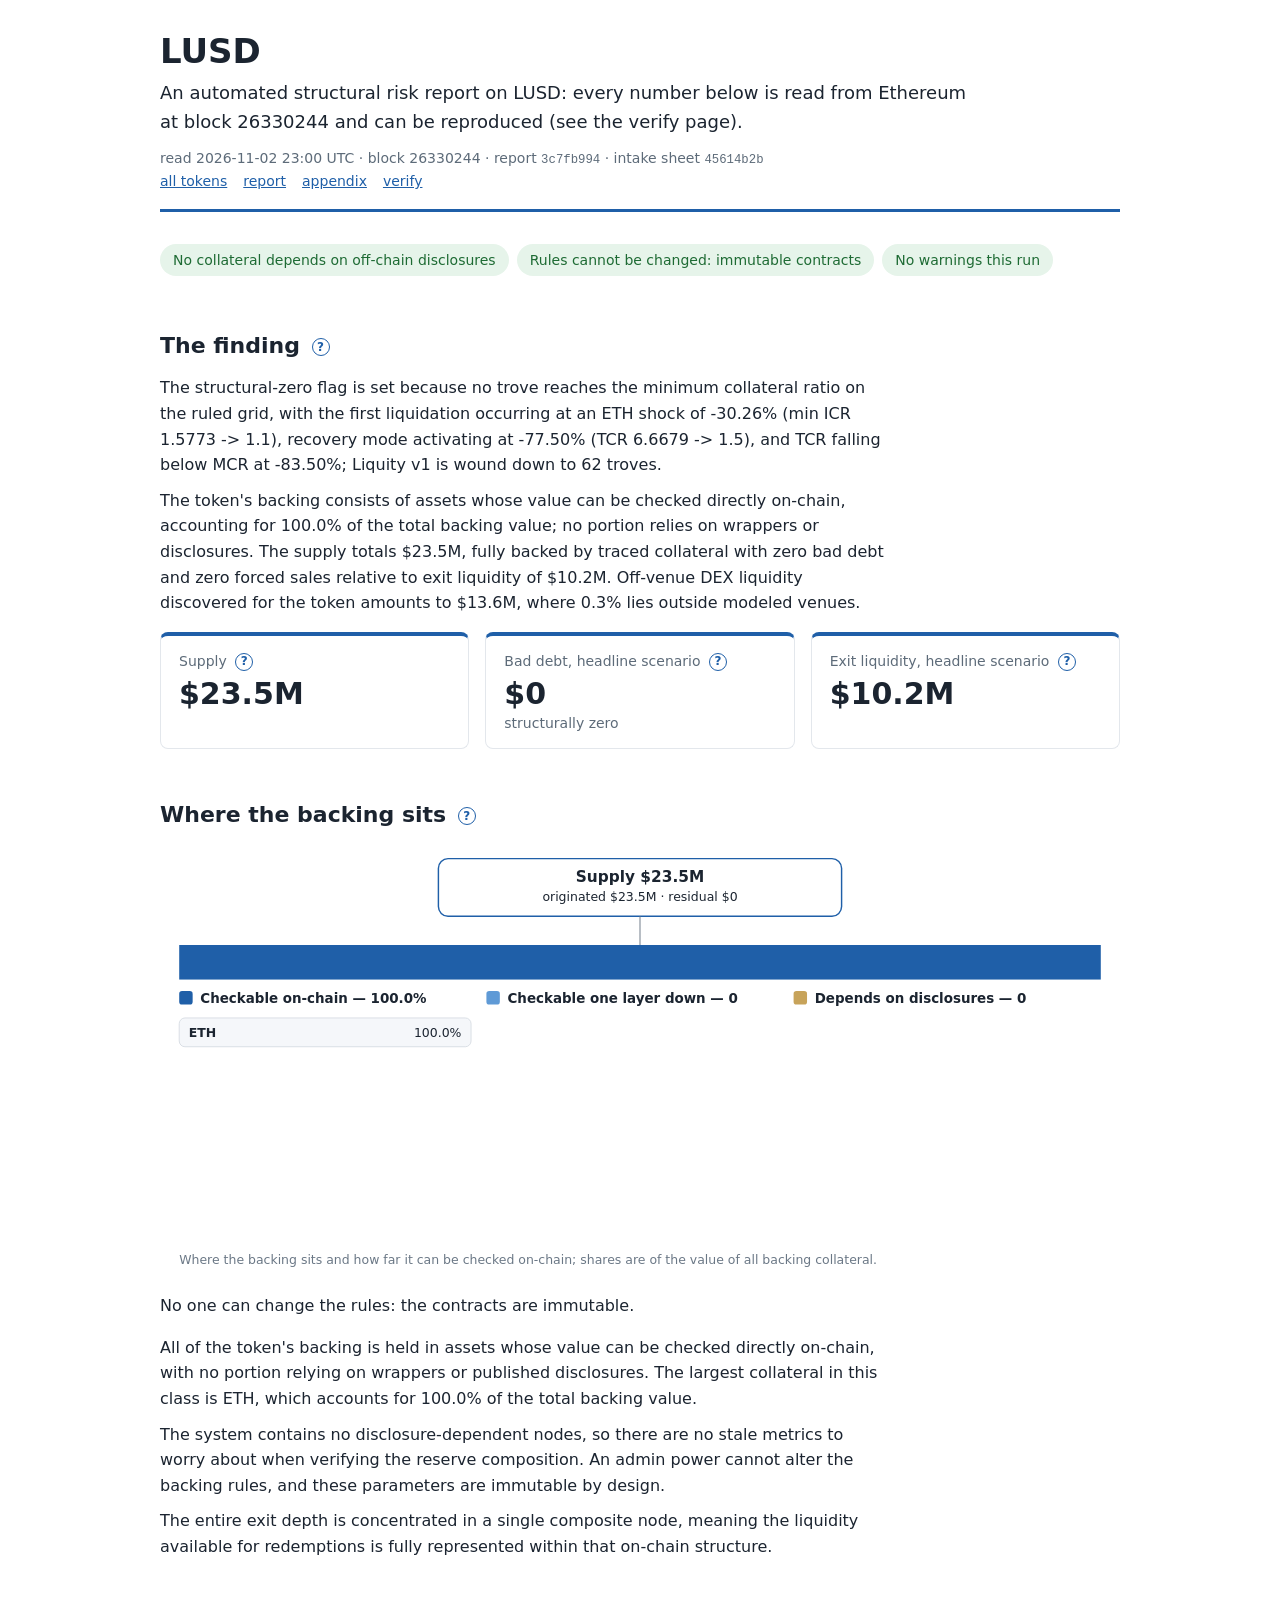
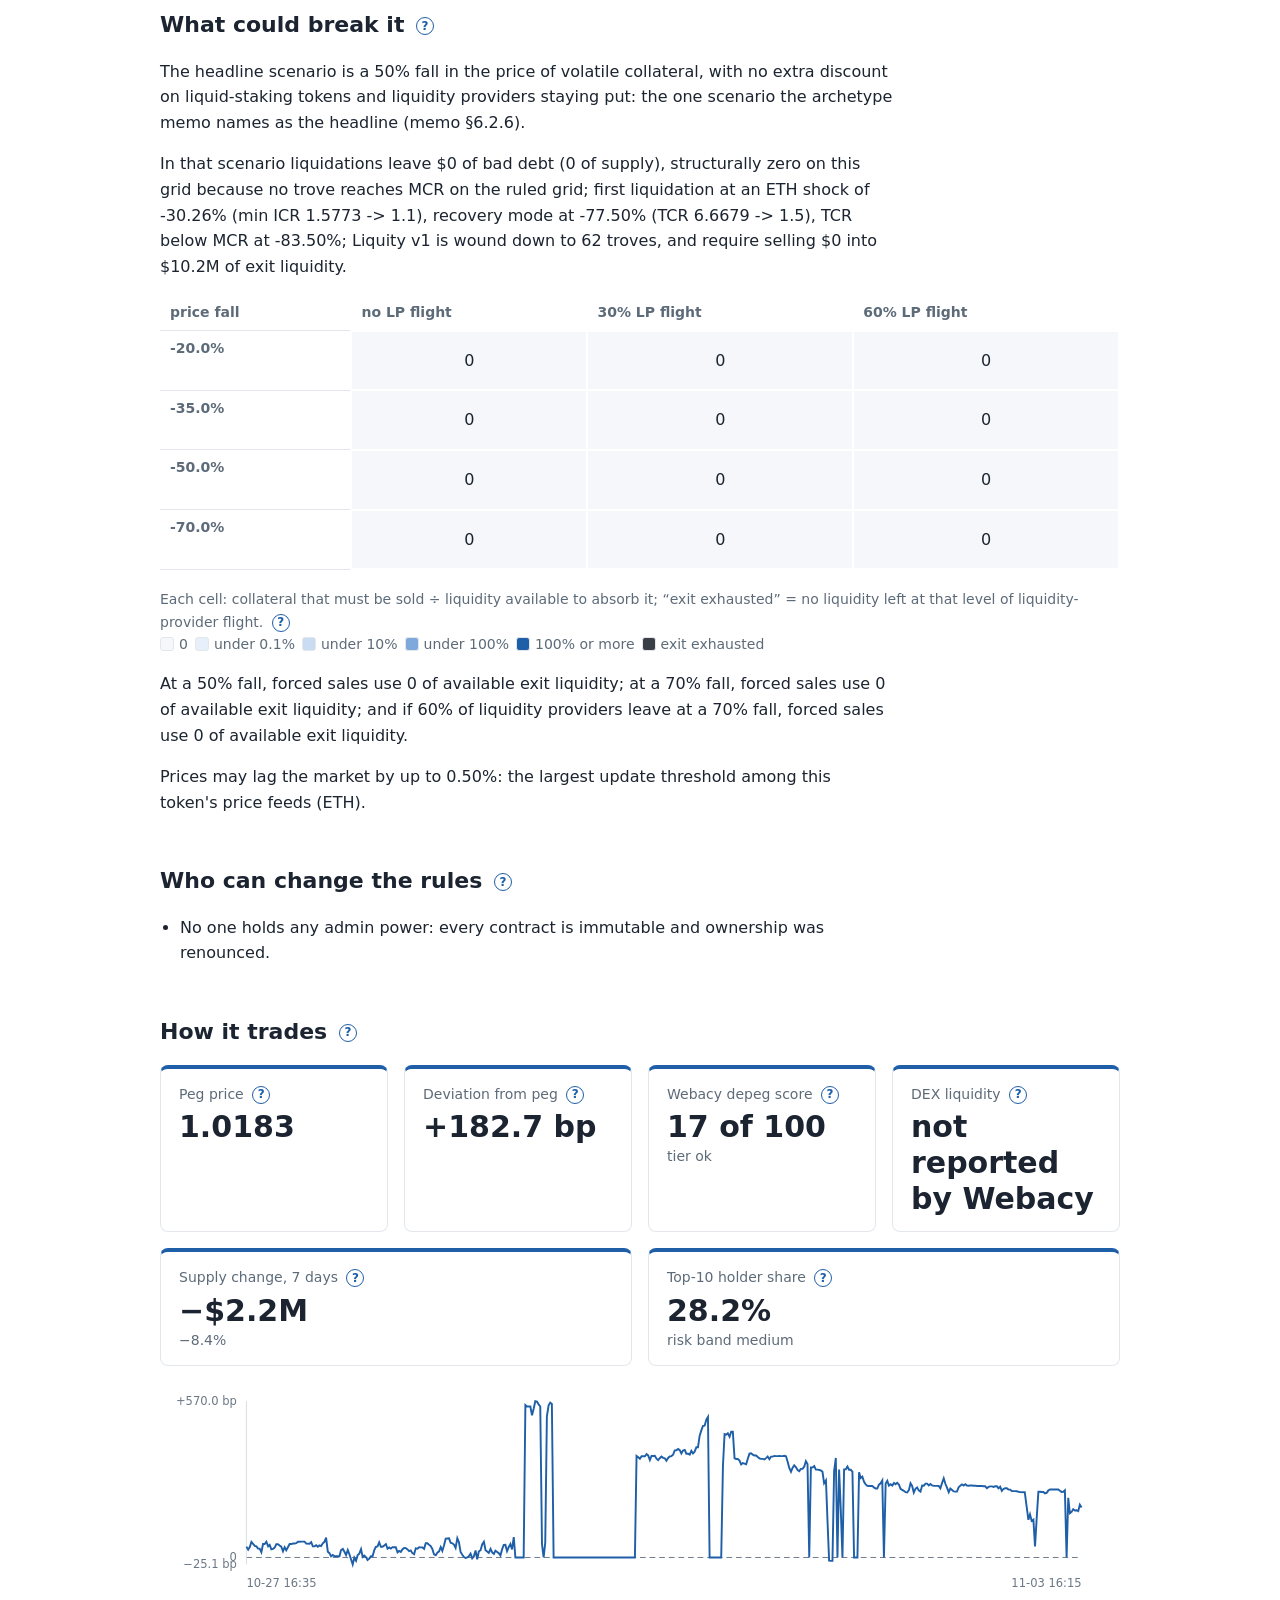
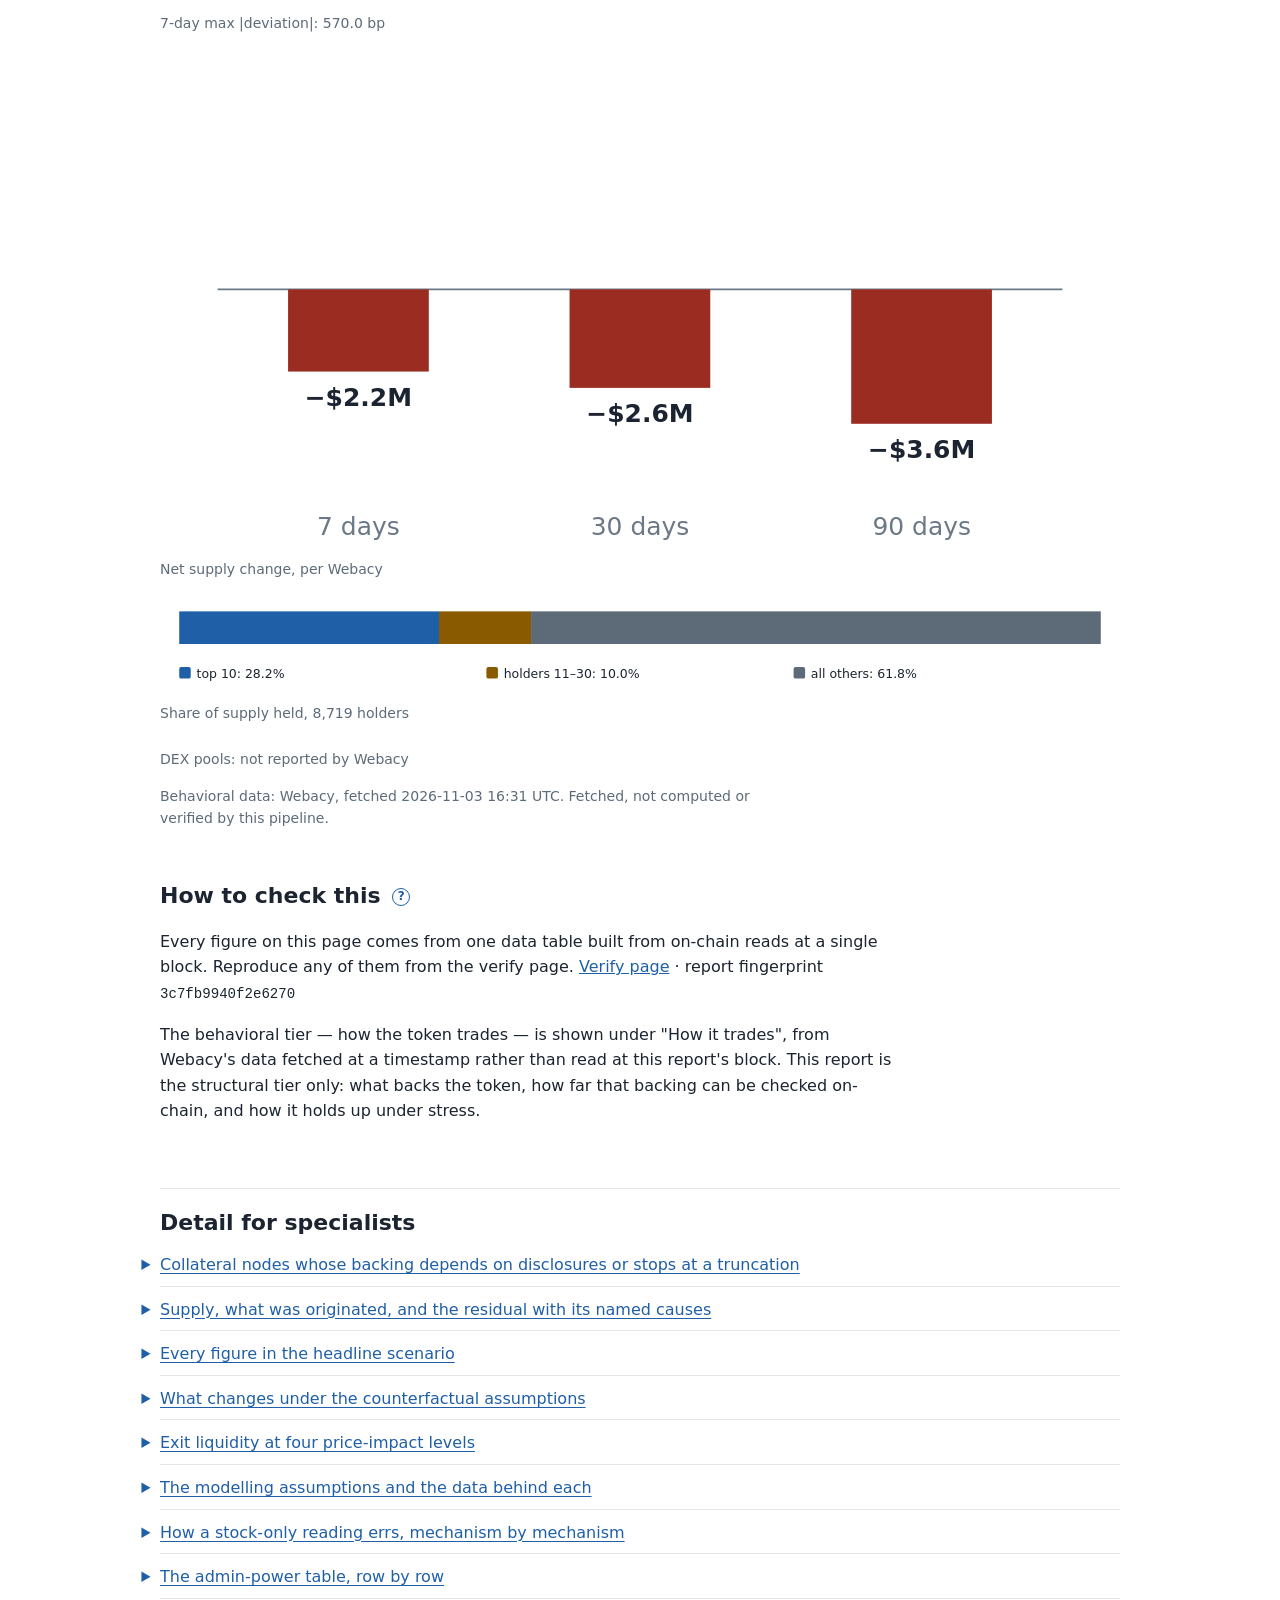
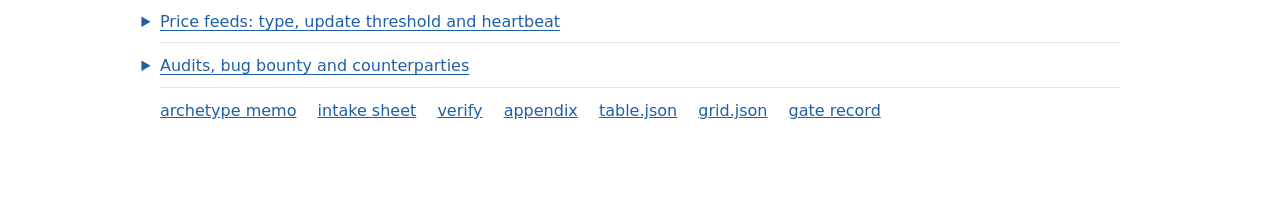
<file: out/site/LUSD/index.html>
<!doctype html>
<html lang="en">
<head>
<meta charset="utf-8">
<meta name="viewport" content="width=device-width, initial-scale=1">
<title>LUSD: structural risk report</title>
<link rel="stylesheet" href="../style.css">
</head>
<body>
<main>
<header class="page">
  <h1>LUSD</h1>
  <p class="lede">An automated structural risk report on LUSD: every number below is read from Ethereum at block 26330244 and can be reproduced (see the verify page).</p>
  <div class="meta">
    read 2026-11-02 23:00 UTC · block 26330244 ·
    report <code title="3c7fb9940f2e62705c8685666a89b42442e83a41eab01999e7578bbfe0ac8424">3c7fb994</code> · intake sheet <code>45614b2b</code>
  </div>
  <nav class="links meta">
    <a href="../index.html">all tokens</a><a href="index.html">report</a><a href="appendix.html">appendix</a><a href="verify.html">verify</a>
  </nav>
</header>





<div class="pills">
<span class="pill green">No collateral depends on off-chain disclosures</span><span class="pill green">Rules cannot be changed: immutable contracts</span><span class="pill green">No warnings this run</span>
</div>

<section class="finding" id="finding">
<h2>The finding <span class="tip" tabindex="0" role="button" aria-label="The three figures that summarise this report, read at block 26330244; the written summary arrives with the prose stage.">?<span class="tip-text" role="tooltip">The three figures that summarise this report, read at block 26330244; the written summary arrives with the prose stage.</span></span></h2>

<div class="prose-slot" data-slot="structural_summary"><p>The structural-zero flag is set because no trove reaches the minimum collateral ratio on the ruled grid, with the first liquidation occurring at an ETH shock of -30.26% (min ICR 1.5773 -&gt; 1.1), recovery mode activating at -77.50% (TCR 6.6679 -&gt; 1.5), and TCR falling below MCR at -83.50%; Liquity v1 is wound down to 62 troves.</p><p>The token&#39;s backing consists of assets whose value can be checked directly on-chain, accounting for 100.0% of the total backing value; no portion relies on wrappers or disclosures. The supply totals $23.5M, fully backed by traced collateral with zero bad debt and zero forced sales relative to exit liquidity of $10.2M. Off-venue DEX liquidity discovered for the token amounts to $13.6M, where 0.3% lies outside modeled venues.</p></div>
<div class="cards">
  <div class="card"><div class="card-label">Supply <span class="tip" tabindex="0" role="button" aria-label="Every LUSD in existence at block 26330244: total supply plus any supply bridged by burning on another chain.">?<span class="tip-text" role="tooltip">Every LUSD in existence at block 26330244: total supply plus any supply bridged by burning on another chain.</span></span></div><div class="card-value" title="supply.supply_ruled">$23.5M</div></div>
  <div class="card"><div class="card-label">Bad debt, headline scenario <span class="tip" tabindex="0" role="button" aria-label="Shortfall left after liquidations in the headline scenario (−50% collateral crash, no LP flight), across all Liquity troves, at block 26330244.">?<span class="tip-text" role="tooltip">Shortfall left after liquidations in the headline scenario (−50% collateral crash, no LP flight), across all Liquity troves, at block 26330244.</span></span></div>
    <div class="card-value" title="headline.m2.bad_debt">$0</div><div class="card-note">structurally zero</div>
    
  </div>
  <div class="card"><div class="card-label">Exit liquidity, headline scenario <span class="tip" tabindex="0" role="button" aria-label="LUSD that could be sold into the frozen set of exit pools before its price falls 2%, in the headline scenario, at block 26330244.">?<span class="tip-text" role="tooltip">LUSD that could be sold into the frozen set of exit pools before its price falls 2%, in the headline scenario, at block 26330244.</span></span></div><div class="card-value" title="headline.m3.exit_depth">$10.2M</div></div>
</div>
</section>

<section id="backing">
<h2>Where the backing sits <span class="tip" tabindex="0" role="button" aria-label="The collateral behind LUSD, across all Liquity troves, split by how far its value can be checked on-chain, at block 26330244.">?<span class="tip-text" role="tooltip">The collateral behind LUSD, across all Liquity troves, split by how far its value can be checked on-chain, at block 26330244.</span></span></h2>

<figure class="wide tree"><svg xmlns="http://www.w3.org/2000/svg" viewBox="0 0 1000 438" width="100%" role="img" aria-label="verifiability tree" font-family="system-ui, -apple-system, Segoe UI, Roboto, sans-serif"><title>verifiability tree</title><rect x="290" y="10" width="420" height="60" fill="#ffffff" rx="10" stroke="#1f5fa8" stroke-width="1.5"/><text x="500" y="34" font-size="16" text-anchor="middle" fill="#1b2430" font-weight="600">Supply $23.5M</text><text x="500" y="54" font-size="13" text-anchor="middle" fill="#1b2430" font-weight="normal">originated $23.5M · residual $0</text><line x1="500" y1="70" x2="500" y2="100" stroke="#6b7886"/><rect x="20" y="100" width="960" height="36" fill="#1f5fa8"/><rect x="980" y="100" width="0" height="36" fill="#5f9ad6"/><rect x="980" y="100" width="0" height="36" fill="#c7a35a"/><rect x="20" y="148" width="14" height="14" fill="#1f5fa8" rx="3"/><text x="42" y="160" font-size="14" text-anchor="start" fill="#1b2430" font-weight="600">Checkable on-chain — 100.0%</text><rect x="20" y="176" width="304" height="30" fill="#f5f7fa" rx="6" stroke="#d9dee4"/><text x="30" y="196" font-size="13" text-anchor="start" fill="#1b2430" font-weight="600">ETH</text><text x="314" y="196" font-size="13" text-anchor="end" fill="#1b2430" font-weight="normal">100.0%</text><rect x="340" y="148" width="14" height="14" fill="#5f9ad6" rx="3"/><text x="362" y="160" font-size="14" text-anchor="start" fill="#1b2430" font-weight="600">Checkable one layer down — 0</text><rect x="660" y="148" width="14" height="14" fill="#c7a35a" rx="3"/><text x="682" y="160" font-size="14" text-anchor="start" fill="#1b2430" font-weight="600">Depends on disclosures — 0</text><text x="20" y="432" font-size="13" text-anchor="start" fill="#6b7886" font-weight="normal">Where the backing sits and how far it can be checked on-chain; shares are of the value of all backing collateral.</text></svg></figure>
<p class="prose">No one can change the rules: the contracts are immutable.</p>
<div class="prose-slot" data-slot="verifiability_narrative"><p>All of the token&#39;s backing is held in assets whose value can be checked directly on-chain, with no portion relying on wrappers or published disclosures. The largest collateral in this class is ETH, which accounts for 100.0% of the total backing value.</p><p>The system contains no disclosure-dependent nodes, so there are no stale metrics to worry about when verifying the reserve composition. An admin power cannot alter the backing rules, and these parameters are immutable by design.</p><p>The entire exit depth is concentrated in a single composite node, meaning the liquidity available for redemptions is fully represented within that on-chain structure.</p></div>
</section>

<section id="break">
<h2>What could break it <span class="tip" tabindex="0" role="button" aria-label="The headline stress scenario and the grid around it: collateral price falls of 20–70% with liquidity-provider flight of 0–60%, across all Liquity troves, at block 26330244.">?<span class="tip-text" role="tooltip">The headline stress scenario and the grid around it: collateral price falls of 20–70% with liquidity-provider flight of 0–60%, across all Liquity troves, at block 26330244.</span></span></h2>

<p class="prose">The headline scenario is a 50% fall in the price of volatile collateral, with no extra discount on liquid-staking tokens and liquidity providers staying put: the one scenario the archetype memo names as the headline (memo §6.2.6).</p>

<p class="prose">In that scenario liquidations leave $0 of bad debt (0 of supply), structurally zero on this grid because no trove reaches MCR on the ruled grid; first liquidation at an ETH shock of -30.26% (min ICR 1.5773 -&gt; 1.1), recovery mode at -77.50% (TCR 6.6679 -&gt; 1.5), TCR below MCR at -83.50%; Liquity v1 is wound down to 62 troves, and require selling $0 into $10.2M of exit liquidity.</p>

<table class="grid wide">
<tr><th>price fall</th><th>no LP flight</th><th>30% LP flight</th><th>60% LP flight</th></tr>
<tr><th>-20.0%</th><td class="s0" title="panel.M1-s20-d0-lp0.m3.ratio">0</td><td class="s0" title="panel.M1-s20-d0-lp30.m3.ratio">0</td><td class="s0" title="panel.M1-s20-d0-lp60.m3.ratio">0</td></tr><tr><th>-35.0%</th><td class="s0" title="panel.M1-s35-d0-lp0.m3.ratio">0</td><td class="s0" title="panel.M1-s35-d0-lp30.m3.ratio">0</td><td class="s0" title="panel.M1-s35-d0-lp60.m3.ratio">0</td></tr><tr><th>-50.0%</th><td class="s0" title="panel.M1-s50-d0-lp0.m3.ratio">0</td><td class="s0" title="panel.M1-s50-d0-lp30.m3.ratio">0</td><td class="s0" title="panel.M1-s50-d0-lp60.m3.ratio">0</td></tr><tr><th>-70.0%</th><td class="s0" title="panel.M1-s70-d0-lp0.m3.ratio">0</td><td class="s0" title="panel.M1-s70-d0-lp30.m3.ratio">0</td><td class="s0" title="panel.M1-s70-d0-lp60.m3.ratio">0</td></tr>
</table>
<p class="legend">Each cell: collateral that must be sold ÷ liquidity available to absorb it; “exit exhausted” = no liquidity left at that level of liquidity-provider flight. <span class="tip" tabindex="0" role="button" aria-label="Each cell divides the collateral liquidations must sell by the exit liquidity left in that scenario, across all Liquity troves, at block 26330244; above 100% the sales cannot all be absorbed.">?<span class="tip-text" role="tooltip">Each cell divides the collateral liquidations must sell by the exit liquidity left in that scenario, across all Liquity troves, at block 26330244; above 100% the sales cannot all be absorbed.</span></span><br>
<span class="swatch s0"></span>0&ensp;<span class="swatch s1"></span>under 0.1%&ensp;<span class="swatch s2"></span>under 10%&ensp;<span class="swatch s3"></span>under 100%&ensp;<span class="swatch s4"></span>100% or more&ensp;<span class="swatch exhausted"></span>exit exhausted</p>
<p class="prose">At a 50% fall, forced sales use 0 of available exit liquidity; at a 70% fall, forced sales use 0 of available exit liquidity; and if 60% of liquidity providers leave at a 70% fall, forced sales use 0 of available exit liquidity.</p>

<p class="prose">Prices may lag the market by up to 0.50%: the largest update threshold among this token&#39;s price feeds (ETH).</p>
</section>

<section id="rules">
<h2>Who can change the rules <span class="tip" tabindex="0" role="button" aria-label="Who holds each administrative power over the protocol&#39;s contracts and how long a change takes to take effect, read at block 26330244.">?<span class="tip-text" role="tooltip">Who holds each administrative power over the protocol&#39;s contracts and how long a change takes to take effect, read at block 26330244.</span></span></h2>
<ul class="plain"><li>No one holds any admin power: every contract is immutable and ownership was renounced.</li></ul>
</section>

<!-- behavioral:begin -->
<section class="behavioral" id="behavioral">
<h2>How it trades <span class="tip" tabindex="0" role="button" aria-label="Webacy&#x27;s view of how this token trades, fetched at the time shown under the chart; not read at this report&#x27;s block and not verified by this pipeline.">?<span class="tip-text" role="tooltip">Webacy&#x27;s view of how this token trades, fetched at the time shown under the chart; not read at this report&#x27;s block and not verified by this pipeline.</span></span></h2>
<div class="cards">
  <div class="card"><div class="card-label">Peg price <span class="tip" tabindex="0" role="button" aria-label="Webacy&#x27;s latest price for the token, against its $1 peg.">?<span class="tip-text" role="tooltip">Webacy&#x27;s latest price for the token, against its $1 peg.</span></span></div><div class="card-value">1.0183</div></div>
  <div class="card"><div class="card-label">Deviation from peg <span class="tip" tabindex="0" role="button" aria-label="How far that price sits from the peg, in basis points (100 bp = 1%).">?<span class="tip-text" role="tooltip">How far that price sits from the peg, in basis points (100 bp = 1%).</span></span></div><div class="card-value">+182.7 bp</div></div>
  <div class="card"><div class="card-label">Webacy depeg score <span class="tip" tabindex="0" role="button" aria-label="Webacy&#x27;s 0–100 depeg risk score; higher is riskier. Its tiers: ok 0–24, watch 25–49, warning 50–69, critical 70–100.">?<span class="tip-text" role="tooltip">Webacy&#x27;s 0–100 depeg risk score; higher is riskier. Its tiers: ok 0–24, watch 25–49, warning 50–69, critical 70–100.</span></span></div><div class="card-value">17 of 100</div><div class="card-note">tier ok</div></div>
  <div class="card"><div class="card-label">DEX liquidity <span class="tip" tabindex="0" role="button" aria-label="Liquidity Webacy counts for the token across decentralised-exchange pools, with its depth tier.">?<span class="tip-text" role="tooltip">Liquidity Webacy counts for the token across decentralised-exchange pools, with its depth tier.</span></span></div><div class="card-value">not reported by Webacy</div></div>
  <div class="card"><div class="card-label">Supply change, 7 days <span class="tip" tabindex="0" role="button" aria-label="Net tokens minted less burned over seven days, per Webacy; the % is of Webacy&#x27;s circulating supply 7 days earlier ($26.1M).">?<span class="tip-text" role="tooltip">Net tokens minted less burned over seven days, per Webacy; the % is of Webacy&#x27;s circulating supply 7 days earlier ($26.1M).</span></span></div><div class="card-value">−$2.2M</div><div class="card-note">−8.4%</div></div>
  <div class="card"><div class="card-label">Top-10 holder share <span class="tip" tabindex="0" role="button" aria-label="Share of supply held by the ten largest organic holders, with exchanges, bridges, pools and protocol contracts excluded, with Webacy&#x27;s risk band.">?<span class="tip-text" role="tooltip">Share of supply held by the ten largest organic holders, with exchanges, bridges, pools and protocol contracts excluded, with Webacy&#x27;s risk band.</span></span></div><div class="card-value">28.2%</div><div class="card-note">risk band medium</div></div>
</div>
<figure class="wide"><svg xmlns="http://www.w3.org/2000/svg" viewBox="0 0 1000 240" width="100%" role="img" aria-label="Peg deviation over seven days, in basis points" font-family="system-ui, -apple-system, Segoe UI, Roboto, sans-serif"><title>Peg deviation over seven days, in basis points</title><text x="80" y="24" font-size="12" text-anchor="end" fill="#6b7886" font-weight="normal">+570.0 bp</text><text x="80" y="186.8" font-size="12" text-anchor="end" fill="#6b7886" font-weight="normal">0</text><text x="80" y="194" font-size="12" text-anchor="end" fill="#6b7886" font-weight="normal">−25.1 bp</text><line x1="90" y1="182.8" x2="960" y2="182.8" stroke="#6b7886" stroke-dasharray="6 4"/><line x1="90" y1="20" x2="90" y2="190" stroke="#d9dee4"/><polyline points="90,171.5 91.8,174.7 93.5,171.9 95.2,166.6 98.7,170.8 100.4,171.3 102.1,173.6 103.8,173.6 105.6,177.4 107.3,168.8 109,168.8 110.8,166.4 112.6,171.1 114.2,169.7 116,174.4 117.7,173.9 119.4,172.5 121.1,169 122.9,169 124.6,170.4 126.3,171.6 128.1,176.4 129.8,172.1 131.5,175.2 135,168.7 136.7,168.8 138.5,168.2 140.2,168.2 141.9,167.9 143.7,166.4 145.3,166.4 147.1,166.3 148.8,166.3 150.6,166.3 152.3,168.4 155.8,168.5 157.5,166.8 159.2,171.2 160.9,171.2 162.7,170 164.4,171.6 166.1,170.2 167.8,170.9 169.6,168 171.3,166.5 173,162.1 174.8,176.8 176.5,178.3 178.2,181.6 180,180.1 181.7,181.5 183.4,181.5 186.9,181.6 188.6,175 190.4,173.9 192.1,176.8 193.8,180.3 195.6,175.1 197.3,179.4 198.9,184.4 200.7,190 202.4,183 204.2,186.2 205.9,180.2 207.6,178.8 209.4,174.1 211.1,182.3 212.8,180.8 214.9,182.8 216.2,185.5 218,184 219.7,181.6 221.4,181.6 223.2,175.2 224.9,171.6 226.6,171.2 228.3,167 230.1,171.6 231.8,171.6 233.6,170.2 235.3,168.8 237,173.7 238.7,172.3 240.5,173.4 242.2,172 243.9,172.1 245.6,172.1 247.4,177.4 249.1,176 250.8,177 252.6,174.1 254.3,172.8 256,173 257.8,174.4 259.5,176.2 261.2,175.4 262.9,178.3 264.7,179.4 266.4,173.3 268.2,173.7 269.9,172.2 271.6,172.3 273.3,172.3 275.1,173.8 276.8,168 278.5,168 280.2,169.5 282,170.9 283.7,173.9 285.4,179.6 287.2,180.5 288.9,177.8 290.7,176.4 292.4,171.9 294.1,176 295.8,170.3 297.6,163.2 301.1,162.9 302.7,167.5 304.5,168 306.2,169.4 307.9,172.8 309.7,162.7 311.4,167 313.1,177 314.9,180 316.6,182.3 318.3,183.4 320,182.8 321.8,181.4 323.5,178.8 325.2,183.7 326.9,181.8 328.7,175.5 330.4,184.7 332.1,176.6 333.9,175.2 335.6,169.2 337.4,166.4 339.1,175.3 340.8,176.5 342.5,178 344.3,173.8 346,177.6 347.8,179.1 349.4,175.7 351.2,177 352.9,178.4 354.6,180.8 356.4,174.1 358.1,169.8 359.8,169.6 361.5,176.2 363.3,171.9 365,168.7 366.7,174.4 368.5,161.5 370.2,182.8 371.9,182.8 373.7,182.8 375.4,182.8 377.1,182.8 378.8,182.8 380.6,24.1 382.3,25.6 384,25.6 385.8,25.5 387.5,34.7 389.3,27.6 390.9,20 392.7,20.5 394.4,23.3 396.1,25.5 397.9,168.9 399.6,182.8 401.3,167.4 403,35.7 404.8,24.3 406.5,21.5 408.2,22.9 410,182.8 411.7,182.8 413.4,182.8 415.2,182.8 416.9,182.8 418.6,182.8 420.4,182.8 422.1,182.8 423.8,182.8 425.5,182.8 427.3,182.8 429,182.8 430.7,182.8 432.4,182.8 434.2,182.8 435.9,182.8 437.6,182.8 439.4,182.8 441.1,182.8 442.8,182.8 444.6,182.8 446.3,182.8 448,182.8 449.8,182.8 451.5,182.8 453.2,182.8 454.9,182.8 456.7,182.8 458.4,182.8 460.1,182.8 461.8,182.8 463.6,182.8 465.3,182.8 467,182.8 468.8,182.8 470.5,182.8 472.2,182.8 474,182.8 475.7,182.8 477.4,182.8 479.1,182.8 480.9,182.8 482.6,182.8 484.4,182.8 486.1,182.8 487.8,182.8 489.5,182.8 491.2,182.8 493,182.8 494.7,182.8 496.4,77 498.2,78.4 499.9,80 501.6,77.4 503.4,77.4 505.1,77.4 506.8,75.1 508.5,76.5 510.3,81.3 512,77 513.7,77 515.4,76.9 517.2,79.9 518.9,81.4 520.6,79.4 522.3,77.6 524.1,79 525.8,79.5 527.5,82 529.3,79.1 531,77.6 532.7,77.2 534.5,75.8 536.2,71.2 537.9,71.2 539.7,69.8 541.4,71 543.1,74.4 544.8,71.5 546.6,70.8 548.3,74.7 550,74.7 551.8,75.7 553.5,71.7 555.2,74.5 556.9,72.6 558.7,68 560.4,68 562.1,56.1 563.9,50.4 565.6,45.7 567.3,45.5 569.1,39.2 570.8,36.3 572.5,182.8 574.3,182.8 576,182.8 577.7,182.8 579.4,182.8 581.2,182.8 582.9,182.8 584.6,182.8 586.4,87.4 588.1,54.2 589.8,54.9 591.5,53.5 593.3,57 595,51.7 596.7,51.7 598.5,79.6 600.2,80.2 601.9,80.2 603.7,81.9 605.4,85.9 607.1,84.5 608.8,85 610.6,85.6 612.3,79.9 614,74.6 615.8,74.2 617.5,75.7 619.2,76.6 620.9,76.6 622.7,78.2 624.4,79.5 626.1,80.1 627.9,80.1 629.6,80.7 631.3,79.3 633,77.7 634.8,80.5 636.5,77.7 638.2,77.7 640,77 641.7,77.2 643.4,77.2 645.2,77.1 646.9,77.2 648.6,77.2 650.3,76.9 652.1,77.3 653.8,83 655.5,89.5 657.3,93.6 659,89.3 660.7,86.8 662.5,88.8 664.2,91.7 665.9,92.8 667.6,90.5 669.4,90.5 671.2,87.8 672.8,82.5 674.5,85.4 676.3,182.8 678,89.1 679.7,89.1 681.5,87.6 683.2,91.3 685,91.3 686.7,91.7 688.4,92.1 690.1,93.5 691.8,105.6 693.7,102.6 695.3,144.1 697,186.1 698.8,186.3 700.5,186.3 702.2,92.8 704,79.1 705.7,182.8 707.4,91.2 709.1,131.6 710.9,182.8 712.6,91 714.4,91 716.1,88.1 717.8,91.4 719.5,91.4 721.3,93.3 723,182.8 724.7,182.8 726.5,182.8 728.2,94 729.9,100 731.6,98.5 733.4,103.9 735.1,106.7 736.8,108.1 738.5,108.4 740.3,108.3 742,108.3 743.7,109.8 745.5,111 747.2,111 748.9,106.9 750.7,105.5 752.4,102.6 754.1,182.8 755.9,105.7 757.6,102.9 759.3,107.9 761.1,106.5 762.8,107.9 764.6,105.1 766.2,106.5 767.9,105 769.7,106.7 771.4,111.3 774.8,113.4 776.6,114.8 778.3,115.1 780.1,112.7 781.8,105.5 783.5,108.3 785.2,115.2 787,111.3 788.7,109.8 790.4,112.9 792.2,114.3 793.9,107.9 795.6,108 797.4,105.9 799.1,105.9 800.8,107.7 802.5,106.2 804.3,107.8 806,108.2 807.8,108.2 809.5,108.2 811.2,108.3 812.9,110.8 814.7,105.1 816.4,100.3 818.1,106 819.9,110.3 821.6,114.8 823.3,111 825.1,112.5 826.7,114 828.5,114.2 830.2,114.2 831.9,109.8 833.7,108 835.4,106.6 837.1,107.8 838.9,106.4 840.6,107.8 842.3,108 844.1,107.9 845.8,107.9 847.6,108 849.3,108 851,108.3 852.8,108.2 854.5,108.4 856.2,108.4 857.9,108.6 859.6,108.6 861.4,110.7 863.1,109.3 864.8,108.7 866.6,108.7 868.3,109.3 870,108.6 871.7,108.6 873.5,110.7 875.2,109.1 876.9,113.4 878.6,111.4 880.4,110.7 882.1,110.7 883.8,112.1 885.6,112.1 887.3,113.5 889,113.7 890.7,113.7 892.5,113.8 895.5,114.7 900.8,114.8 904.6,143.6 906.3,137.9 908,144.7 909.8,143.4 911.5,171.2 913.2,142.6 915,114.4 916.7,114.4 918.4,114.6 920.1,114.6 921.9,116 923.6,115.5 925.3,113.1 927.1,111.9 928.8,111.9 930.5,111.9 932.3,111.9 934,111.9 935.7,111.9 937.4,113.3 939.2,114.5 940.9,114.3 942.6,112.8 944.4,182.8 946.1,120.6 947.8,136.7 949.6,135.3 951.3,132.4 953,133.8 954.8,133.6 956.5,134.5 958.2,127.8 960,130.7" fill="none" stroke="#1f5fa8" stroke-width="2"/><text x="90" y="214" font-size="12" text-anchor="start" fill="#6b7886" font-weight="normal">10-27 16:35</text><text x="960" y="214" font-size="12" text-anchor="end" fill="#6b7886" font-weight="normal">11-03 16:15</text></svg><figcaption>7-day max |deviation|: 570.0 bp</figcaption></figure>
<div style="display:flex;flex-wrap:wrap;gap:16px;align-items:flex-start">
<figure style="flex:1 1 420px;min-width:0;margin:0"><svg xmlns="http://www.w3.org/2000/svg" viewBox="0 0 500 260" width="100%" role="img" aria-label="Net supply change by window" font-family="system-ui, -apple-system, Segoe UI, Roboto, sans-serif"><title>Net supply change by window</title><line x1="30" y1="120" x2="470" y2="120" stroke="#6b7886"/><rect x="66.7" y="120" width="73.3" height="42.8" fill="#9b2c22"/><text x="103.3" y="180.8" font-size="13" text-anchor="middle" fill="#1b2430" font-weight="600">−$2.2M</text><text x="103.3" y="248" font-size="13" text-anchor="middle" fill="#6b7886" font-weight="normal">7 days</text><rect x="213.3" y="120" width="73.3" height="51.3" fill="#9b2c22"/><text x="250" y="189.3" font-size="13" text-anchor="middle" fill="#1b2430" font-weight="600">−$2.6M</text><text x="250" y="248" font-size="13" text-anchor="middle" fill="#6b7886" font-weight="normal">30 days</text><rect x="360" y="120" width="73.3" height="70" fill="#9b2c22"/><text x="396.7" y="208" font-size="13" text-anchor="middle" fill="#1b2430" font-weight="600">−$3.6M</text><text x="396.7" y="248" font-size="13" text-anchor="middle" fill="#6b7886" font-weight="normal">90 days</text></svg><figcaption>Net supply change, per Webacy</figcaption></figure>
</div>
<figure class="wide"><svg xmlns="http://www.w3.org/2000/svg" viewBox="0 0 1000 110" width="100%" role="img" aria-label="Share of supply by holder group" font-family="system-ui, -apple-system, Segoe UI, Roboto, sans-serif"><title>Share of supply by holder group</title><rect x="20" y="16" width="270.6" height="34" fill="#1f5fa8"/><rect x="290.6" y="16" width="95.9" height="34" fill="#8a5a00"/><rect x="386.5" y="16" width="593.5" height="34" fill="#5d6b79"/><rect x="20" y="74" width="12" height="12" fill="#1f5fa8" rx="2"/><text x="38" y="85" font-size="13" text-anchor="start" fill="#1b2430" font-weight="normal">top 10: 28.2%</text><rect x="340" y="74" width="12" height="12" fill="#8a5a00" rx="2"/><text x="358" y="85" font-size="13" text-anchor="start" fill="#1b2430" font-weight="normal">holders 11–30: 10.0%</text><rect x="660" y="74" width="12" height="12" fill="#5d6b79" rx="2"/><text x="678" y="85" font-size="13" text-anchor="start" fill="#1b2430" font-weight="normal">all others: 61.8%</text></svg><figcaption>Share of supply held, 8,719 holders</figcaption></figure>
<p class="meta">DEX pools: not reported by Webacy</p>
<p class="meta attribution">Behavioral data: Webacy, fetched 2026-11-03 16:31 UTC. Fetched, not computed or verified by this pipeline.</p>
</section>
<!-- behavioral:end -->
<section id="check">
<h2>How to check this <span class="tip" tabindex="0" role="button" aria-label="Every figure is pinned to block 26330244; the verify page lists the calls that reproduce them.">?<span class="tip-text" role="tooltip">Every figure is pinned to block 26330244; the verify page lists the calls that reproduce them.</span></span></h2>
<p class="prose">Every figure on this page comes from one data table built from on-chain reads at a single block. Reproduce any of them from the verify page. <a href="verify.html">Verify page</a> · report fingerprint <code title="3c7fb9940f2e62705c8685666a89b42442e83a41eab01999e7578bbfe0ac8424">3c7fb9940f2e6270</code></p>
<p class="prose">The behavioral tier — how the token trades — is shown under "How it trades", from Webacy's data fetched at a timestamp rather than read at this report's block. This report is the structural tier only: what backs the token, how far that backing can be checked on-chain, and how it holds up under stress.</p>
</section>


<h2 class="specialists">Detail for specialists</h2>

<details id="tree-nodes"><summary>Collateral nodes whose backing depends on disclosures or stops at a truncation</summary>

<p class="meta">no disclosure-dependent nodes</p>

</details>

<details id="supply"><summary>Supply, what was originated, and the residual with its named causes</summary>
<table class="striped">
<tr><th>figure</th><th class="num">value</th></tr>
<tr><td>supply</td><td class="num" title="supply.supply_ruled">23,512,526.51</td></tr>
<tr><td>originated supply</td><td class="num" title="supply.origination_sum">23,512,526.51</td></tr>
<tr><td>supply the tree covers</td><td class="num" title="tree.root.backed_supply">23,512,526.51</td></tr>
<tr><td>residual (supply − originated)</td><td class="num" title="supply.residual">0</td></tr>

<tr><td>unexplained after named causes</td><td class="num" title="supply.residual_unexplained">0</td></tr>
<tr><td>stabilizer debt ÷ supply</td><td class="num" title="supply.stabilizer_over_supply">0</td></tr>
<tr><td>protocol stabilizer debt</td><td class="num" title="stabilizer.slice.debt">0 (0 of supply)</td></tr>
<tr><td>ceiling aggregate: the upper bound of the protocol stabilizer slice</td><td class="num" title="stabilizer.slice.ceiling_aggregate">0 (0 of supply)</td></tr>

</table>




</details>

<details id="headline"><summary>Every figure in the headline scenario</summary>

<table class="striped">
<tr><th>metric</th><th class="num">value</th></tr>

<tr><td title="headline.m1.pre.ratio">collateral coverage before the shock</td><td class="num">3.3339</td></tr>

<tr><td title="headline.m1.post.ratio">collateral coverage after the shock</td><td class="num">3.3798</td></tr>

<tr><td title="headline.m1.gap">coverage restored by the liquidation mechanism</td><td class="num">0.0458</td></tr>

<tr><td title="headline.m2.bad_debt">bad debt</td><td class="num">0</td></tr>

<tr><td title="headline.m2.pct_supply">bad debt as a share of supply</td><td class="num">0</td></tr>

<tr><td title="headline.m3.forced_sell_volume">collateral that must be sold</td><td class="num">0</td></tr>

<tr><td title="headline.m3.exit_depth">exit liquidity</td><td class="num">10,240,713.35</td></tr>

<tr><td title="headline.m3.ratio">forced sales ÷ exit liquidity</td><td class="num">0</td></tr>

</table>
<h3>Mechanism state in the headline scenario</h3>

<table class="striped"><tr><th>quantity</th><th class="num">value</th></tr>
<tr><td title="headline.m4.counterfactual_ref">the counterfactual lines printed with this scenario</td><td class="num">Tellor_fallback</td></tr><tr><td title="headline.m4.exit_depth_cell">exit liquidity in this scenario</td><td class="num">10,240,713.35</td></tr><tr><td title="headline.m4.lp_flight_share">share of liquidity providers leaving in this scenario</td><td class="num">0</td></tr><tr><td title="headline.m4.recovery_mode_flag">whether the system collateral ratio after the shock is below the Recovery Mode threshold</td><td class="num">no</td></tr><tr><td title="headline.m4.redistributed_debt">debt passed to surviving troves when the Stability Pool cannot absorb it; a reallocation, not an absorption</td><td class="num">0</td></tr><tr><td title="headline.m4.redistributed_positions_below_100">redistributed trove debt left below full collateral, which is how bad debt is defined for LUSD</td><td class="num">0</td></tr><tr><td title="headline.m4.sp_effective_cell">Stability Pool balance available to absorb liquidations in this scenario: the balance less the scenario&#39;s liquidity-provider flight share</td><td class="num">6,457,467.03</td></tr><tr><td title="headline.m4.tcr_post">system collateral ratio after the shock</td><td class="num">3.3798</td></tr>
</table>


<h4>Redemption capacity</h4>
<table class="striped"><tr><th>field</th><th class="num">LUSD that can be redeemed against troves before the redemption fee reaches its ceiling, or the reason none is counted</th></tr>
<tr><td><code title="reason">reason</code></td><td class="num" title="headline.m4.redemption_capacity.reason">crash path excluded</td></tr><tr><td><code title="value">value</code></td><td class="num" title="headline.m4.redemption_capacity.value">0</td></tr>
</table>

</details>


<details id="counterfactuals"><summary>What changes under the counterfactual assumptions</summary>
<table class="striped"><tr><th>counterfactual</th><th>affects</th><th class="num">as modelled</th><th class="num">under the counterfactual</th></tr>

<tr><td>Tellor fallback</td><td>none</td><td class="num">—</td><td class="num">—</td></tr>
</table>
<div class="prose-slot" data-slot="counterfactual_explanations"><p>The price feed falls back from Chainlink to the Tellor oracle. This change affects the measure recorded as none.</p></div>
</details>


<details id="exit-liquidity"><summary>Exit liquidity at four price-impact levels</summary>

<figure class="wide"><svg xmlns="http://www.w3.org/2000/svg" viewBox="0 0 1000 340" width="100%" role="img" aria-label="Exit liquidity by how much price impact sellers accept" font-family="system-ui, -apple-system, Segoe UI, Roboto, sans-serif"><title>Exit liquidity by how much price impact sellers accept</title><text x="20" y="22" font-size="15" text-anchor="start" fill="#1b2430" font-weight="600">Exit liquidity by how much price impact sellers accept</text><line x1="90" y1="256" x2="960" y2="256" stroke="#6b7886"/><line x1="90" y1="56" x2="90" y2="256" stroke="#6b7886"/><line x1="85" y1="256" x2="960" y2="256" stroke="#d9dee4"/><text x="82" y="260" font-size="12" text-anchor="end" fill="#6b7886" font-weight="normal">$0</text><line x1="85" y1="56" x2="960" y2="56" stroke="#d9dee4"/><text x="82" y="60" font-size="12" text-anchor="end" fill="#6b7886" font-weight="normal">$10.8M</text><text x="90" y="44" font-size="12" text-anchor="start" fill="#6b7886" font-weight="normal">exit liquidity ($)</text><rect x="144.4" y="93.4" width="108.8" height="162.6" fill="#1f5fa8"/><text x="198.8" y="278" font-size="13" text-anchor="middle" fill="#1b2430" font-weight="normal">0.5%</text><text x="198.8" y="85.4" font-size="12" text-anchor="middle" fill="#1b2430" font-weight="normal">$8.8M</text><rect x="361.9" y="77.7" width="108.8" height="178.3" fill="#1f5fa8"/><text x="416.3" y="278" font-size="13" text-anchor="middle" fill="#1b2430" font-weight="normal">1.0%</text><text x="416.3" y="69.7" font-size="12" text-anchor="middle" fill="#1b2430" font-weight="normal">$9.6M</text><rect x="579.4" y="66.4" width="108.8" height="189.6" fill="#1f5fa8"/><text x="633.8" y="278" font-size="13" text-anchor="middle" fill="#1b2430" font-weight="normal">2.0%</text><text x="633.8" y="58.4" font-size="12" text-anchor="middle" fill="#1b2430" font-weight="normal">$10.2M</text><rect x="796.9" y="56" width="108.8" height="200" fill="#1f5fa8"/><text x="851.3" y="278" font-size="13" text-anchor="middle" fill="#1b2430" font-weight="normal">5.0%</text><text x="851.3" y="48" font-size="12" text-anchor="middle" fill="#1b2430" font-weight="normal">$10.8M</text><text x="525" y="300" font-size="12" text-anchor="middle" fill="#6b7886" font-weight="normal">price impact sellers accept</text><rect x="90" y="316" width="12" height="12" fill="#1f5fa8"/><text x="108" y="326" font-size="12" text-anchor="start" fill="#1b2430" font-weight="normal">pool liquidity</text></svg><figcaption>Exit liquidity available if sellers accept up to 0.5%, 1%, 2% or 5% price impact; the report&#39;s headline uses 2%.</figcaption></figure>
<p class="meta">Depeg scenario target: <code>0xdac17f…1ec7</code> · <a href="appendix.html">every scenario in the appendix</a></p>
<p class="meta">Headline exit liquidity 10,240,713.35; LP capital assumed sticky.</p>
<p class="meta">LP-flight grid 0% / 30% / 60%: assumed scenario modifier, not data-derived.</p>

<p class="meta">Modeling rule: single-sided withdrawal of the paired asset.</p>
<p class="meta">modeled pools: the largest pools covering 90% of the frozen set, which itself covered 95% of discovered on-Curve liquidity at freeze time (2026-09-10). K-subset share of the frozen set: 100.0%</p>
<div class="prose-slot" data-slot="member1_opening"><p>A price crash for LUSD triggers the Stability Pool and debt redistribution, not forced sales. Before the shock, collateral coverage sits at 3.33; after the shock it rises to 3.38 as the mechanism restores balance. The system records no bad debt because no trove reaches the minimum collateral ratio on the ruled grid, and the first liquidation would require an ETH shock of -30.26%.</p><p>The exit liquidity available in this scenario is $10.2M, yet forced sales equal zero since absorption offsets debt against the pool rather than selling collateral. Liquidity providers leave with a share of zero, leaving the full Stability Pool balance to absorb the impact.</p><p>This outcome holds across all shock levels shown: even when exit liquidity drops to $6.8M in later scenarios, the ratio of forced sales to exit liquidity remains zero because no forced sale exists on the absorption path.</p></div>
<div class="prose-slot" data-slot="member2_opening"><p>A depeg of the paired stablecoin fits this token&#39;s mechanism because it is structurally insulated by construction, meaning exposure occurs only through exit venues rather than forced sales. The recomputed exit-liquidity curves show that when the paired stablecoin trades at its middle target of 0.93, the available depth is $9.5M at a price impact of 1.0%. At lower targets like 0.88, liquidity drops to $7.7M at the same impact level, while higher targets such as 0.97 provide $9.3M under identical conditions.</p><p>The stability-module contribution remains zero across all these scenarios, confirming that no forced sales occur in the Member-2 headline depeg scenario. Instead, the system relies entirely on the existing pool depth to absorb shocks without triggering liquidations. This design ensures that the token&#39;s value adjusts through market mechanics rather than internal sell-offs.</p></div>
</details>

<details id="assumptions"><summary>The modelling assumptions and the data behind each</summary>
<table class="striped"><tr><th>assumption</th><th>what it means</th><th>data</th><th>source</th></tr>

<tr><td><code>stock_only</code></td>
<td>Capacity is measured as a stock at the run block; how each mechanism&#39;s stock-only reading errs is the bias table below.</td>
<td><span title="bias.0.direction">bias: Collateral-sell-side bound: see appendix</span><br><span title="bias.0.mechanism">bias mechanism: see appendix</span><br><span title="bias.0.tokens">bias tokens: crvUSD, GHO</span><br><span title="bias.0.reason">bias reason: see appendix</span><br>… 32 more in table.json</td>
<td>memo §7.1</td></tr>

<tr><td><code>observation</code></td>
<td>Prices are taken as observed instantly at the run block; the oracle table lists each feed&#39;s update condition.</td>
<td><span title="oracle.0xeeeeeeeeeeeeeeeeeeeeeeeeeeeeeeeeeeeeeeee.0xa39739ef8b0231dbfa0dcda07d7e29faabcf4bb2.deviation_bps">deviation: 0.50%</span></td>
<td>memo §7.2</td></tr>

<tr><td><code>lp_sticky</code></td>
<td>Liquidity providers are assumed to stay in their pools unless a scenario applies the liquidity-flight modifier.</td>
<td><span title="exit.lp_flight_literal">LP-flight assumption line: see appendix</span></td>
<td>memo §6.1.4</td></tr>

<tr><td><code>lp_grid</code></td>
<td>Liquidity-provider flight is an assumed modifier of 0%, 30% and 60%, not a measured behaviour.</td>
<td><span title="exit.lp_flight_literal">LP-flight assumption line: see appendix</span></td>
<td>memo §6.1.4</td></tr>

<tr><td><code>sell_side_bound</code></td>
<td>Collateral that liquidations must sell is bounded by the analyst&#39;s dated sell-side capacity per volatile collateral.</td>
<td><span title="node.0xeeeeeeeeeeeeeeeeeeeeeeeeeeeeeeeeeeeeeeee.sell_side">sell-side bound: ETH: exempt — Stability Pool depositors receive collateral; no forced sale</span><br><span title="assumption.absorption">assumption: absorption: see appendix</span></td>
<td>memo §6.3</td></tr>

<tr><td><code>par_numeraire</code></td>
<td>paired assets counted at 1.00 for depth</td>
<td><span title="exit.base_virtual_price.0xed279fdd11ca84beef15af5d39bb4d4bee23f0ca">base pool virtual price (par numeraire): 1.04</span></td>
<td>memo §6.1.3</td></tr>

<tr><td><code>shock_grid_fixed</code></td>
<td>The shock grid is fixed by the archetype memo, not tuned per token.</td>
<td>—</td>
<td>memo §6.2.1</td></tr>

<tr><td><code>member2_target</code></td>
<td>The depeg scenario targets the paired stablecoin named in the frozen pool set.</td>
<td><span title="exit.member2_target">Member-2 target: 0xdac17f…1ec7</span></td>
<td>memo §6.2.5</td></tr>

<tr><td><code>freeze_reference</code></td>
<td>Exit venues are the pool set frozen on the freeze date shown.</td>
<td><span title="header.freeze_date">freeze date: 2026-09-10</span></td>
<td>memo §5.7</td></tr>

<tr><td><code>absorption</code></td>
<td>An additional modelling disclosure carried by the stress model; its full text is in the appendix.</td>
<td><span title="assumption.absorption">assumption: absorption: see appendix</span></td>
<td>—</td></tr>

<tr><td><code>bad_debt_definition</code></td>
<td>An additional modelling disclosure carried by the stress model; its full text is in the appendix.</td>
<td><span title="assumption.bad_debt_definition">assumption: bad debt definition: see appendix</span></td>
<td>—</td></tr>

<tr><td><code>engagement_thresholds</code></td>
<td>An additional modelling disclosure carried by the stress model; its full text is in the appendix.</td>
<td><span title="assumption.engagement_thresholds">assumption: engagement thresholds: see appendix</span></td>
<td>—</td></tr>

<tr><td><code>oracle_assumption</code></td>
<td>An additional modelling disclosure carried by the stress model; its full text is in the appendix.</td>
<td><span title="assumption.oracle_assumption">assumption: oracle assumption: see appendix</span></td>
<td>—</td></tr>

<tr><td><code>structural_insulation</code></td>
<td>A depeg of the paired stablecoin forces no collateral sales for this token by construction, so the ratio is zero; the exposure runs through exit venues and is shown as recomputed depth curves.</td>
<td><span title="assumption.structural_insulation">assumption: structural insulation: see appendix</span></td>
<td>—</td></tr>

</table>
</details>

<details id="bias"><summary>How a stock-only reading errs, mechanism by mechanism</summary>
<h3>stock-only capacity — direction of error per mechanism</h3>
<table class="striped"><tr><th>mechanism</th><th>tokens</th><th>direction</th><th>reason</th></tr>

<tr><td>Collateral-sell-side bound</td><td>crvUSD, GHO</td><td>overstates</td><td>full bound treated as immediately absorbable</td></tr>

<tr><td>GSM cap headroom (H2.i)</td><td>GHO</td><td>overstates</td><td>full cap headroom treated as instantly mintable</td></tr>

<tr><td>Liquidator recycling (H5)</td><td>GHO</td><td>understates</td><td>no multi-round capital recycling</td></tr>

<tr><td>Stability Pool refills (H3)</td><td>LUSD</td><td>understates</td><td>no SP deposits between liquidation waves</td></tr>

<tr><td>PegKeeper effective headroom (H1)</td><td>crvUSD</td><td>overstates</td><td>full effective headroom treated as deployed within the window; peer co-deployment dynamics omitted — runs conservative</td></tr>

<tr><td>H4 redemption capacity</td><td>LUSD</td><td>overstates</td><td>full schedule capacity treated as immediately available; base-rate decay (regenerative, 12h half-life) omitted — runs conservative</td></tr>

<tr><td>H5 liquidator appetite (composite)</td><td>GHO</td><td>both</td><td>two named opposite-sign terms; `binding_side` states per cell which dominates</td></tr>

<tr><td>Pool exit depth — no LP inflow</td><td>all</td><td>understates</td><td>no LP inflow modeled</td></tr>

<tr><td>Pool exit depth — LP sticky at flight-0</td><td>all</td><td>overstates</td><td>static composition; spread disclosed by the LP-flight grid</td></tr>
</table>
</details>

<details id="admin"><summary>The admin-power table, row by row</summary>
<div class="prose-slot" data-slot="admin_surface_narrative"><p>The system shows no one holds the power to alter backing, mint new tokens, change debt ceilings, upgrade contracts, pause operations, freeze assets, blacklist addresses, set oracle settings, adjust risk parameters, or seize collateral. Each of these powers is held by no one and marked as immutable in the code.</p><p>Any change to these functions would require a holder that does not exist. The delay for any such change is zero seconds because there is no active holder to trigger it. No veto address exists to block an action, and no owner contract was found holding these powers at the report&#39;s block.</p><p>The only way these settings could change is if a new holder were established, but the code confirms that no such holder exists for minting, debt ceilings, upgrades, pausing, asset freezing, blacklisting, oracle configuration, parameter tuning, or seizure. The system remains fixed by construction.</p></div>
<table class="striped"><tr><th>power</th><th>holder</th><th>type</th><th>delay</th><th>veto</th><th>upgradeable</th><th>scope</th><th>evidence</th></tr>

<tr><td>minting</td><td><code>—</code></td><td>none</td>
<td>none</td><td>—</td><td>immutable</td>
<td></td>
<td>absence read<br>owner 0x3d32e8…5521 (contract read)<br>owner 0x4c517d…01de (contract read)<br>owner 0x5f9880…8ba0 (absence read)<br>owner 0x66017d…21bb (contract read)<br>owner 0x896a3f…741c (contract read)<br>owner 0xa39739…4bb2 (contract read)<br>owner 0xdf9eb2…3d7f (contract read)</td></tr>

<tr><td>debt ceilings</td><td><code>—</code></td><td>none</td>
<td>none</td><td>—</td><td>immutable</td>
<td></td>
<td>absence read<br>owner 0x3d32e8…5521 (contract read)<br>owner 0x4c517d…01de (contract read)<br>owner 0x5f9880…8ba0 (absence read)<br>owner 0x66017d…21bb (contract read)<br>owner 0x896a3f…741c (contract read)<br>owner 0xa39739…4bb2 (contract read)<br>owner 0xdf9eb2…3d7f (contract read)</td></tr>

<tr><td>contract upgrades</td><td><code>—</code></td><td>none</td>
<td>none</td><td>—</td><td>immutable</td>
<td></td>
<td>absence read<br>owner 0x3d32e8…5521 (contract read)<br>owner 0x4c517d…01de (contract read)<br>owner 0x5f9880…8ba0 (absence read)<br>owner 0x66017d…21bb (contract read)<br>owner 0x896a3f…741c (contract read)<br>owner 0xa39739…4bb2 (contract read)<br>owner 0xdf9eb2…3d7f (contract read)</td></tr>

<tr><td>pausing</td><td><code>—</code></td><td>none</td>
<td>none</td><td>—</td><td>immutable</td>
<td></td>
<td>absence read<br>owner 0x3d32e8…5521 (contract read)<br>owner 0x4c517d…01de (contract read)<br>owner 0x5f9880…8ba0 (absence read)<br>owner 0x66017d…21bb (contract read)<br>owner 0x896a3f…741c (contract read)<br>owner 0xa39739…4bb2 (contract read)<br>owner 0xdf9eb2…3d7f (contract read)</td></tr>

<tr><td>freezing assets</td><td><code>—</code></td><td>none</td>
<td>none</td><td>—</td><td>immutable</td>
<td></td>
<td>absence read<br>owner 0x3d32e8…5521 (contract read)<br>owner 0x4c517d…01de (contract read)<br>owner 0x5f9880…8ba0 (absence read)<br>owner 0x66017d…21bb (contract read)<br>owner 0x896a3f…741c (contract read)<br>owner 0xa39739…4bb2 (contract read)<br>owner 0xdf9eb2…3d7f (contract read)</td></tr>

<tr><td>blacklisting addresses</td><td><code>—</code></td><td>none</td>
<td>none</td><td>—</td><td>immutable</td>
<td></td>
<td>absence read<br>owner 0x3d32e8…5521 (contract read)<br>owner 0x4c517d…01de (contract read)<br>owner 0x5f9880…8ba0 (absence read)<br>owner 0x66017d…21bb (contract read)<br>owner 0x896a3f…741c (contract read)<br>owner 0xa39739…4bb2 (contract read)<br>owner 0xdf9eb2…3d7f (contract read)</td></tr>

<tr><td>oracle settings</td><td><code>—</code></td><td>none</td>
<td>none</td><td>—</td><td>immutable</td>
<td></td>
<td>absence read<br>owner 0x3d32e8…5521 (contract read)<br>owner 0x4c517d…01de (contract read)<br>owner 0x5f9880…8ba0 (absence read)<br>owner 0x66017d…21bb (contract read)<br>owner 0x896a3f…741c (contract read)<br>owner 0xa39739…4bb2 (contract read)<br>owner 0xdf9eb2…3d7f (contract read)</td></tr>

<tr><td>risk parameters</td><td><code>—</code></td><td>none</td>
<td>none</td><td>—</td><td>immutable</td>
<td></td>
<td>absence read<br>owner 0x3d32e8…5521 (contract read)<br>owner 0x4c517d…01de (contract read)<br>owner 0x5f9880…8ba0 (absence read)<br>owner 0x66017d…21bb (contract read)<br>owner 0x896a3f…741c (contract read)<br>owner 0xa39739…4bb2 (contract read)<br>owner 0xdf9eb2…3d7f (contract read)</td></tr>

<tr><td>seizing assets</td><td><code>—</code></td><td>none</td>
<td>none</td><td>—</td><td>immutable</td>
<td></td>
<td>absence read<br>owner 0x3d32e8…5521 (contract read)<br>owner 0x4c517d…01de (contract read)<br>owner 0x5f9880…8ba0 (absence read)<br>owner 0x66017d…21bb (contract read)<br>owner 0x896a3f…741c (contract read)<br>owner 0xa39739…4bb2 (contract read)<br>owner 0xdf9eb2…3d7f (contract read)</td></tr>
</table>
</details>

<details id="oracle"><summary>Price feeds: type, update threshold and heartbeat</summary>

<table class="striped"><tr><th>collateral</th><th>market or reserve</th><th>update rule</th><th class="num">threshold</th><th class="num">window / heartbeat</th><th>staleness</th></tr>

<tr><td>ETH</td><td><code>0xa39739…4bb2</code></td><td>deviation heartbeat</td>
<td class="num">0.50%</td>
<td class="num">1 hour</td>
<td>not assessed in this pilot</td></tr>
</table>
<p class="meta">Independent market reference prices are not available from a pinned source in this pilot (1 collaterals).</p>
<p class="meta">instant observation — nearly exact: Chainlink deviation triggers ≤ 0.50%</p>

<p class="meta">oracle manipulation out of scope — feed control reported under the admin-power surface (the oracle settings rows of the admin-power table). oracle failure/staleness: see the Tellor_fallback counterfactual line. sequencer/infra risk n/a — mainnet only.</p>
<div class="prose-slot" data-slot="flag_explanations"><p>No notices are open for this token this run.</p></div>
</details>

<details id="audits"><summary>Audits, bug bounty and counterparties</summary>
<ul class="plain"><li>Trail of Bits 2021-01: Liquity v1 security assessment</li><li>Coinspect 2021-03: Liquity v1</li></ul>
<p class="meta">Audit list (analyst-supplied 2026-09-13)</p>
<p class="meta">Bug bounty: none — V1 program discontinued at V2 launch; V2 on Cantina, max n/a (analyst-supplied 2026-09-13). Last material change audited: yes. Audit status as of 2026-09-13. Counterparties: n/a — archetype #1 holds no off-chain counterparties; no WBTC custodian exposure — no WBTC node in the LUSD tree.</p>
</details>

<nav class="links">
  <a href="https://github.com/amohazab/stablecoin_dashboard/blob/master/docs/context/archetype-memo-1-cdp.md">archetype memo</a>
  <a href="https://github.com/amohazab/stablecoin_dashboard/blob/master/docs/context/intake-sheets-cdp.md">intake sheet</a>
  <a href="verify.html">verify</a>
  <a href="appendix.html">appendix</a>
  <a href="data/table.json">table.json</a>
  <a href="data/grid.json">grid.json</a>
  <a href="data/evaluation-26330244.json">gate record</a>
</nav>


</main>
</body>
</html>
</file>
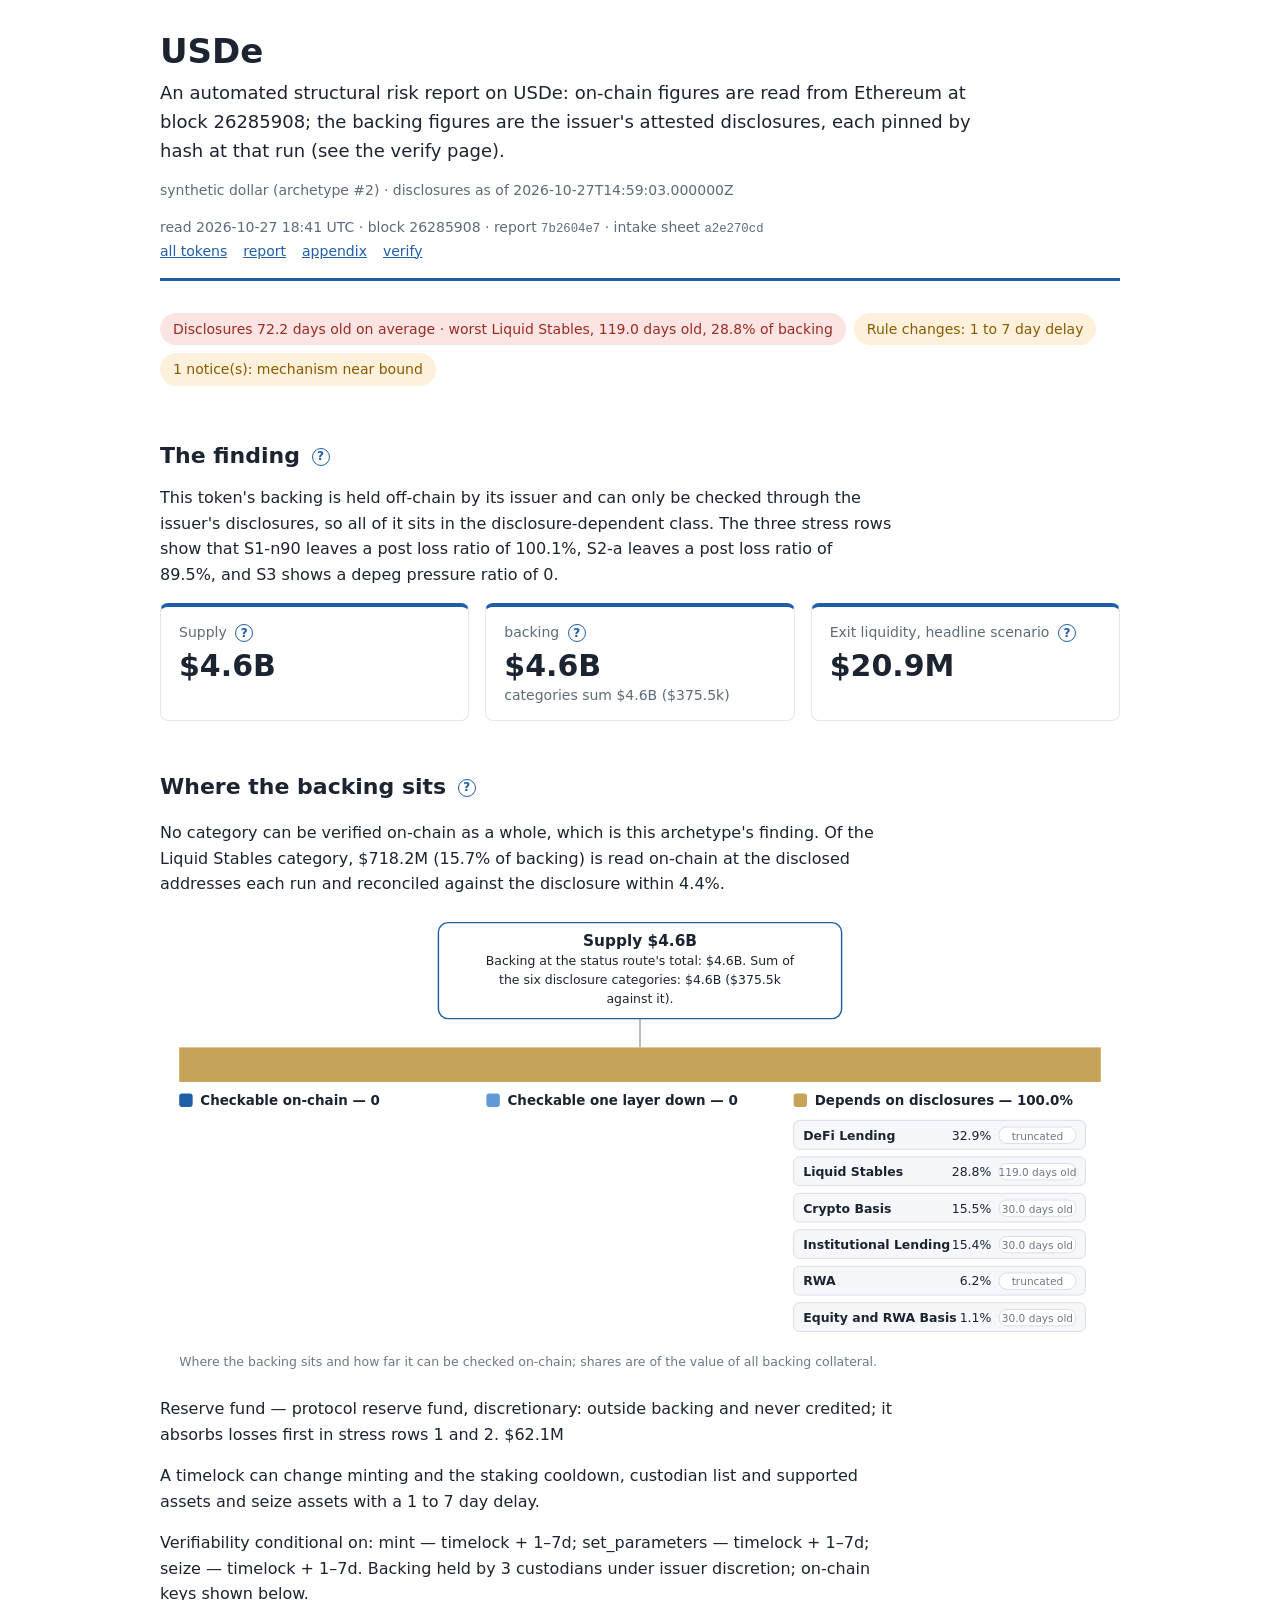
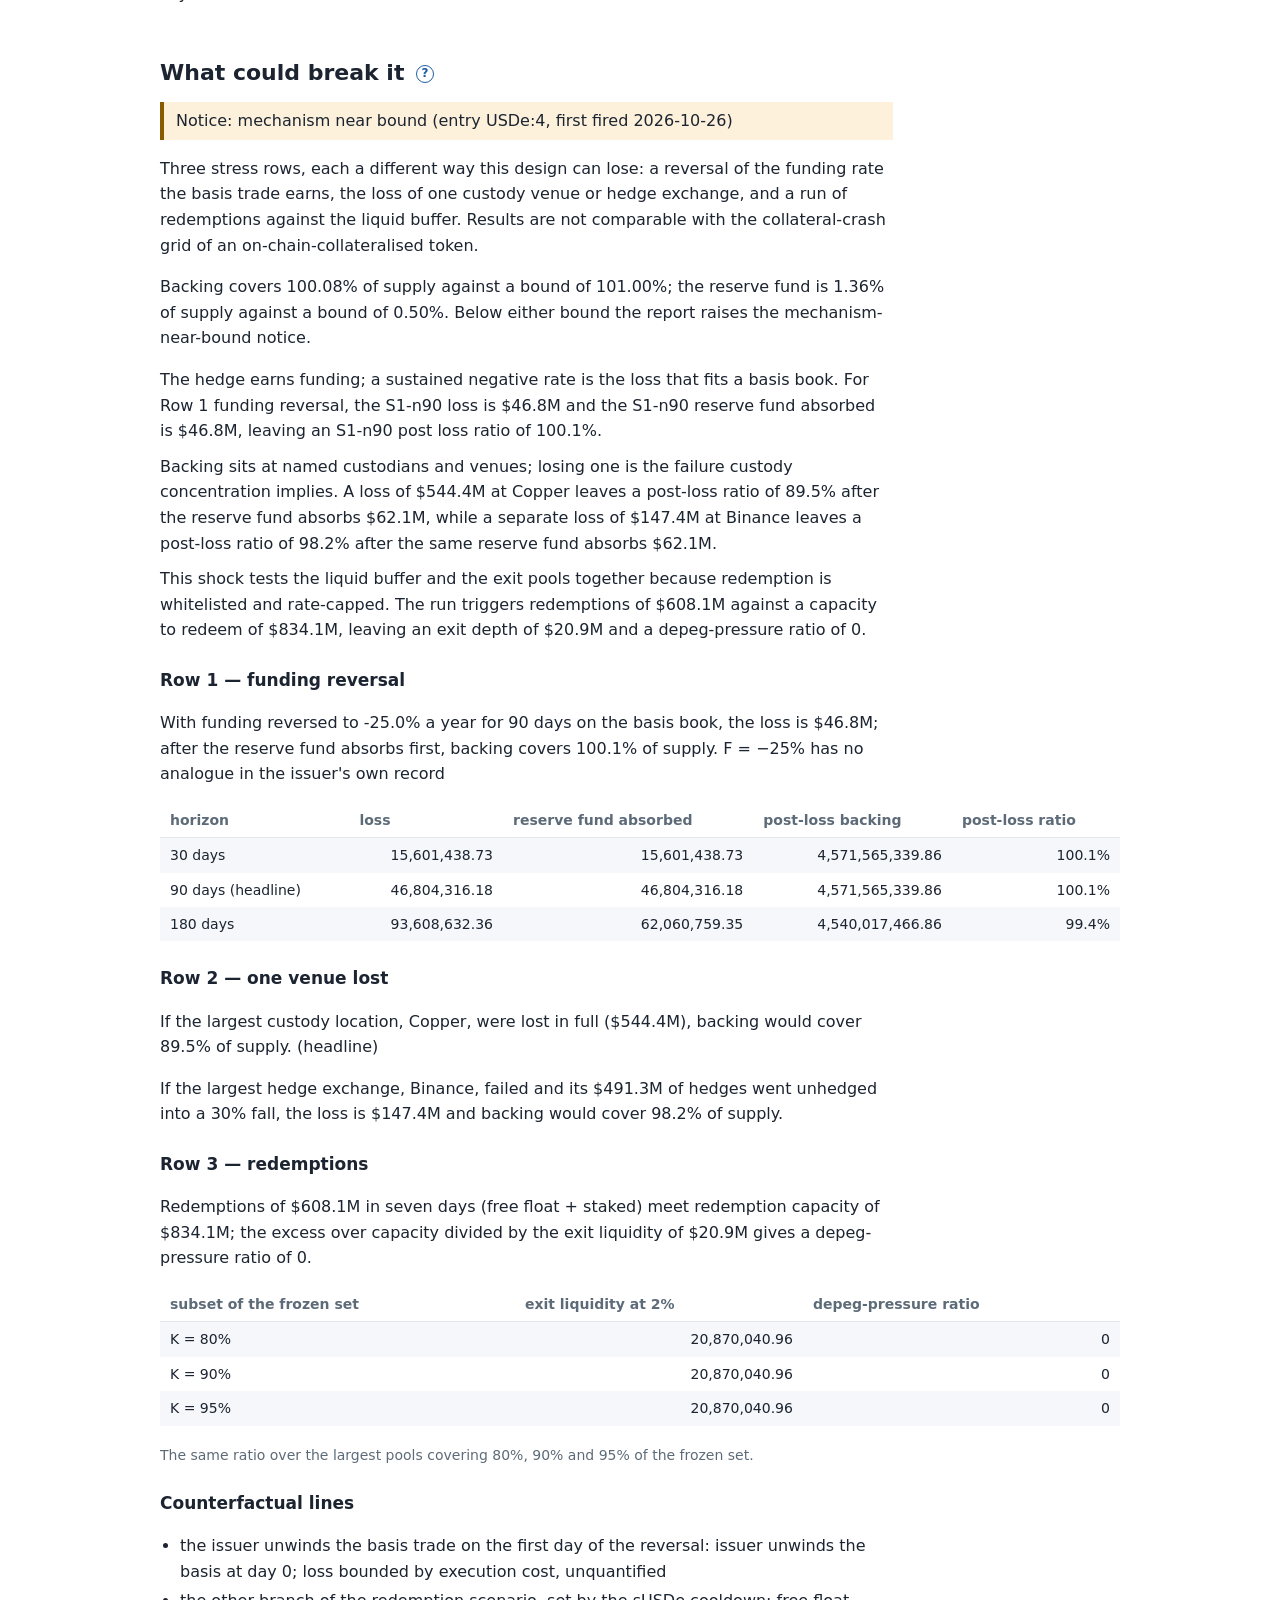
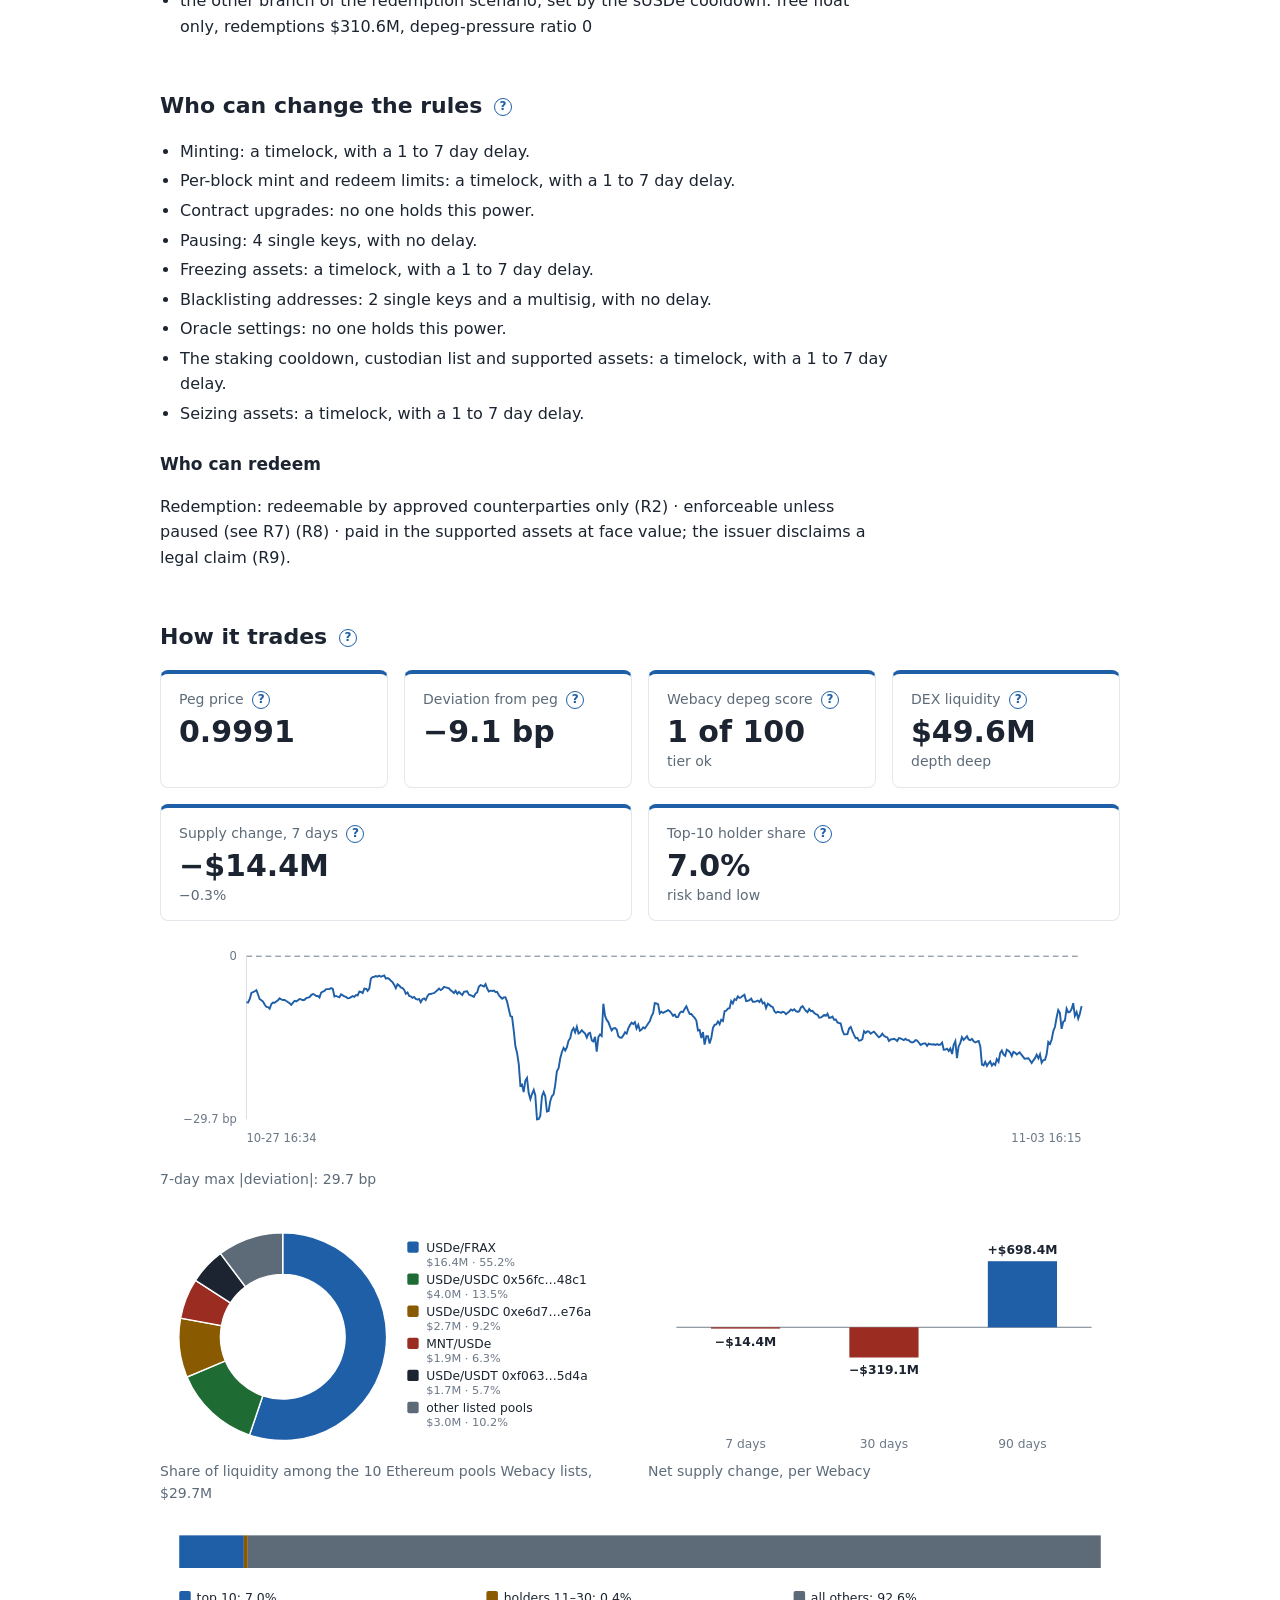
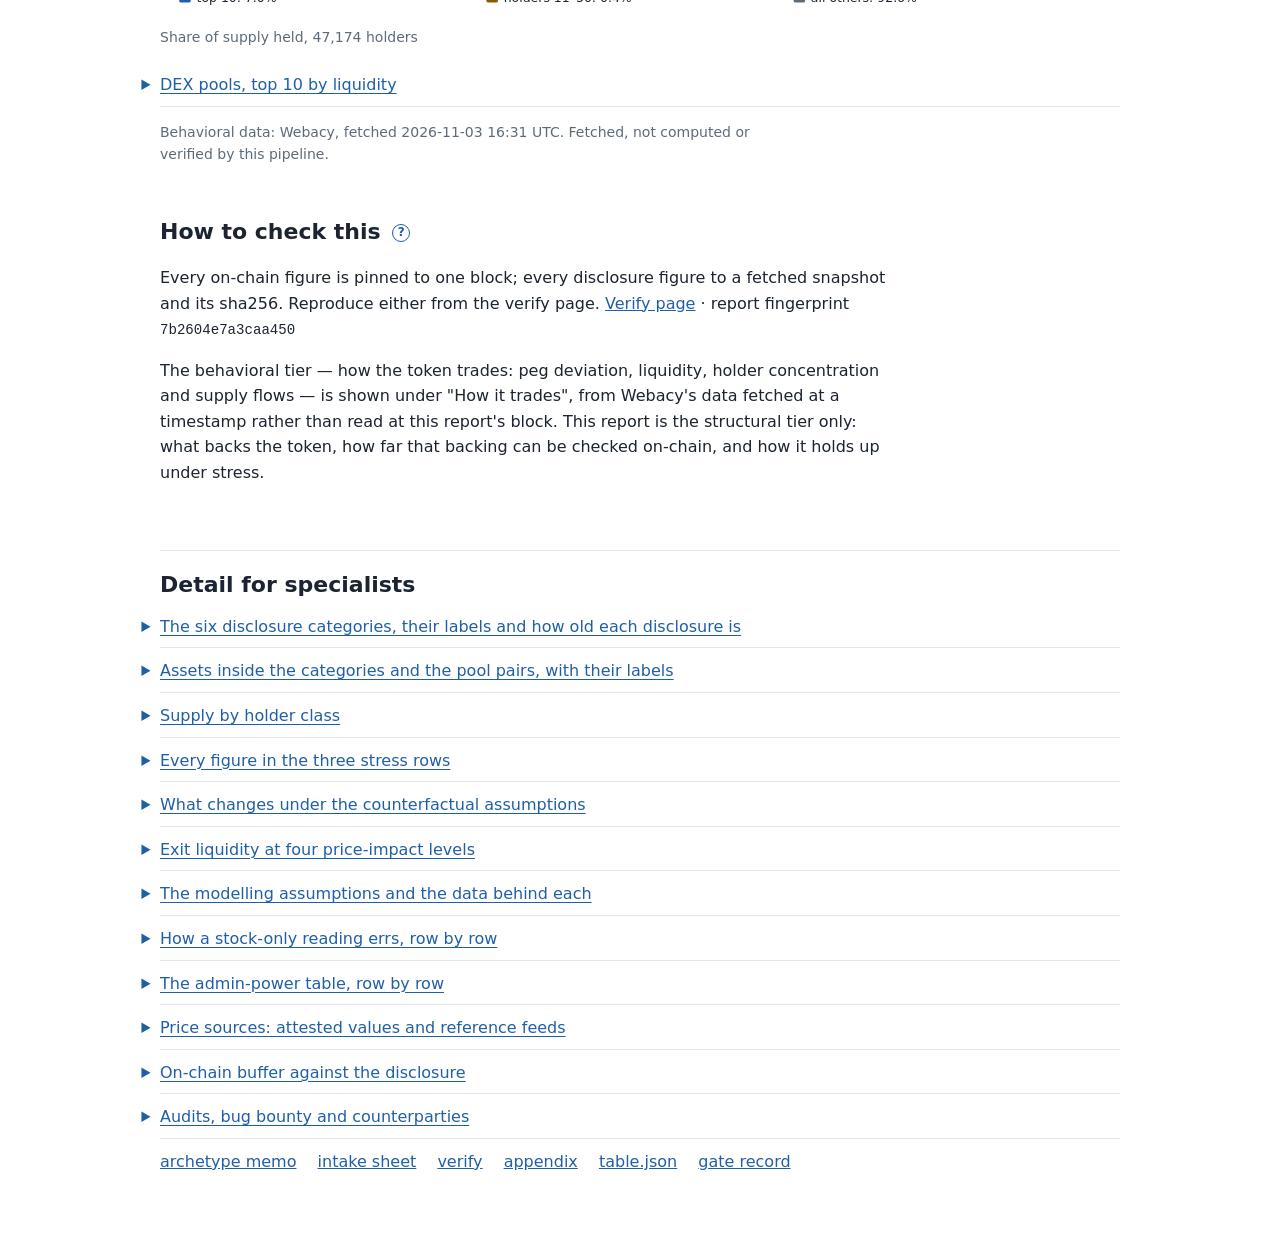
<file: out/site/USDe/index.html>
<!doctype html>
<html lang="en">
<head>
<meta charset="utf-8">
<meta name="viewport" content="width=device-width, initial-scale=1">
<title>USDe: structural risk report</title>
<link rel="stylesheet" href="../style.css">
</head>
<body>
<main>
<header class="page">
  <h1>USDe</h1>
  <p class="lede">An automated structural risk report on USDe: on-chain figures are read from Ethereum at block 26285908; the backing figures are the issuer&#39;s attested disclosures, each pinned by hash at that run (see the verify page).</p>
<p class="meta">synthetic dollar (archetype #2) · disclosures as of 2026-10-27T14:59:03.000000Z</p>
  <div class="meta">
    read 2026-10-27 18:41 UTC · block 26285908 ·
    report <code title="7b2604e7a3caa45043ec97d853db66aead99bee0361e3eb41353daa7703f185d">7b2604e7</code> · intake sheet <code>a2e270cd</code>
  </div>
  <nav class="links meta">
    <a href="../index.html">all tokens</a><a href="index.html">report</a><a href="appendix.html">appendix</a><a href="verify.html">verify</a>
  </nav>
</header>





<div class="pills">
<span class="pill red">Disclosures 72.2 days old on average · worst Liquid Stables, 119.0 days old, 28.8% of backing</span><span class="pill amber">Rule changes: 1 to 7 day delay</span><span class="pill amber">1 notice(s): mechanism near bound</span>
</div>

<section class="finding" id="finding">
<h2>The finding <span class="tip" tabindex="0" role="button" aria-label="The three figures that summarise this report, read at block 26285908; the written summary arrives with the prose stage.">?<span class="tip-text" role="tooltip">The three figures that summarise this report, read at block 26285908; the written summary arrives with the prose stage.</span></span></h2>

<div class="prose-slot" data-slot="structural_summary"><p>This token&#39;s backing is held off-chain by its issuer and can only be checked through the issuer&#39;s disclosures, so all of it sits in the disclosure-dependent class. The three stress rows show that S1-n90 leaves a post loss ratio of 100.1%, S2-a leaves a post loss ratio of 89.5%, and S3 shows a depeg pressure ratio of 0.</p></div>
<div class="cards">
  <div class="card"><div class="card-label">Supply <span class="tip" tabindex="0" role="button" aria-label="Every USDe on Ethereum at block 26285908, split by who holds it.">?<span class="tip-text" role="tooltip">Every USDe on Ethereum at block 26285908, split by who holds it.</span></span></div><div class="card-value" title="supply.supply_ruled">$4.6B</div></div>
  <div class="card"><div class="card-label">backing <span class="tip" tabindex="0" role="button" aria-label="Backing at the status route&#39;s total, as published at this run.">?<span class="tip-text" role="tooltip">Backing at the status route&#39;s total, as published at this run.</span></span></div><div class="card-value" title="tree.root.status_backing">$4.6B</div><div class="card-note" title="tree.root.backing_value">categories sum $4.6B (<span title="tree.root.backing_difference">$375.5k</span>)</div></div>
  <div class="card"><div class="card-label">Exit liquidity, headline scenario <span class="tip" tabindex="0" role="button" aria-label="USDe that could be sold into the frozen exit pool before its price falls 2%, at block 26285908.">?<span class="tip-text" role="tooltip">USDe that could be sold into the frozen exit pool before its price falls 2%, at block 26285908.</span></span></div><div class="card-value" title="exit.curve.s0.02.total">$20.9M</div></div>
</div>
</section>

<section id="backing">
<h2>Where the backing sits <span class="tip" tabindex="0" role="button" aria-label="The six categories the issuer discloses behind USDe, each held at its attested value, as published at this run.">?<span class="tip-text" role="tooltip">The six categories the issuer discloses behind USDe, each held at its attested value, as published at this run.</span></span></h2>

<p class="prose" title="recon.buffer_onchain recon.buffer_share recon.gap_share">No category can be verified on-chain as a whole, which is this archetype&#39;s finding. Of the Liquid Stables category, $718.2M (15.7% of backing) is read on-chain at the disclosed addresses each run and reconciled against the disclosure within 4.4%.</p>
<figure class="wide tree"><svg xmlns="http://www.w3.org/2000/svg" viewBox="0 0 1000 478" width="100%" role="img" aria-label="verifiability tree" font-family="system-ui, -apple-system, Segoe UI, Roboto, sans-serif"><title>verifiability tree</title><rect x="290" y="10" width="420" height="100" fill="#ffffff" rx="10" stroke="#1f5fa8" stroke-width="1.5"/><text x="500" y="34" font-size="16" text-anchor="middle" fill="#1b2430" font-weight="600">Supply $4.6B</text><text x="500" y="54" font-size="13" text-anchor="middle" fill="#1b2430" font-weight="normal">Backing at the status route&#x27;s total: $4.6B. Sum of</text><text x="500" y="74" font-size="13" text-anchor="middle" fill="#1b2430" font-weight="normal">the six disclosure categories: $4.6B ($375.5k</text><text x="500" y="94" font-size="13" text-anchor="middle" fill="#1b2430" font-weight="normal">against it).</text><line x1="500" y1="110" x2="500" y2="140" stroke="#6b7886"/><rect x="20" y="140" width="0" height="36" fill="#1f5fa8"/><rect x="20" y="140" width="0" height="36" fill="#5f9ad6"/><rect x="20" y="140" width="960" height="36" fill="#c7a35a"/><rect x="20" y="188" width="14" height="14" fill="#1f5fa8" rx="3"/><text x="42" y="200" font-size="14" text-anchor="start" fill="#1b2430" font-weight="600">Checkable on-chain — 0</text><rect x="340" y="188" width="14" height="14" fill="#5f9ad6" rx="3"/><text x="362" y="200" font-size="14" text-anchor="start" fill="#1b2430" font-weight="600">Checkable one layer down — 0</text><rect x="660" y="188" width="14" height="14" fill="#c7a35a" rx="3"/><text x="682" y="200" font-size="14" text-anchor="start" fill="#1b2430" font-weight="600">Depends on disclosures — 100.0%</text><rect x="660" y="216" width="304" height="30" fill="#f5f7fa" rx="6" stroke="#d9dee4"/><text x="670" y="236" font-size="13" text-anchor="start" fill="#1b2430" font-weight="600">DeFi Lending</text><text x="866" y="236" font-size="13" text-anchor="end" fill="#1b2430" font-weight="normal">32.9%</text><rect x="874" y="223" width="80" height="17" fill="#ffffff" rx="8" stroke="#d9dee4"/><text x="914" y="236" font-size="11" text-anchor="middle" fill="#6b7886" font-weight="normal">truncated</text><rect x="660" y="254" width="304" height="30" fill="#f5f7fa" rx="6" stroke="#d9dee4"/><text x="670" y="274" font-size="13" text-anchor="start" fill="#1b2430" font-weight="600">Liquid Stables</text><text x="866" y="274" font-size="13" text-anchor="end" fill="#1b2430" font-weight="normal">28.8%</text><rect x="874" y="261" width="80" height="17" fill="#ffffff" rx="8" stroke="#d9dee4"/><text x="914" y="274" font-size="11" text-anchor="middle" fill="#6b7886" font-weight="normal">119.0 days old</text><rect x="660" y="292" width="304" height="30" fill="#f5f7fa" rx="6" stroke="#d9dee4"/><text x="670" y="312" font-size="13" text-anchor="start" fill="#1b2430" font-weight="600">Crypto Basis</text><text x="866" y="312" font-size="13" text-anchor="end" fill="#1b2430" font-weight="normal">15.5%</text><rect x="874" y="299" width="80" height="17" fill="#ffffff" rx="8" stroke="#d9dee4"/><text x="914" y="312" font-size="11" text-anchor="middle" fill="#6b7886" font-weight="normal">30.0 days old</text><rect x="660" y="330" width="304" height="30" fill="#f5f7fa" rx="6" stroke="#d9dee4"/><text x="670" y="350" font-size="13" text-anchor="start" fill="#1b2430" font-weight="600">Institutional Lending</text><text x="866" y="350" font-size="13" text-anchor="end" fill="#1b2430" font-weight="normal">15.4%</text><rect x="874" y="337" width="80" height="17" fill="#ffffff" rx="8" stroke="#d9dee4"/><text x="914" y="350" font-size="11" text-anchor="middle" fill="#6b7886" font-weight="normal">30.0 days old</text><rect x="660" y="368" width="304" height="30" fill="#f5f7fa" rx="6" stroke="#d9dee4"/><text x="670" y="388" font-size="13" text-anchor="start" fill="#1b2430" font-weight="600">RWA</text><text x="866" y="388" font-size="13" text-anchor="end" fill="#1b2430" font-weight="normal">6.2%</text><rect x="874" y="375" width="80" height="17" fill="#ffffff" rx="8" stroke="#d9dee4"/><text x="914" y="388" font-size="11" text-anchor="middle" fill="#6b7886" font-weight="normal">truncated</text><rect x="660" y="406" width="304" height="30" fill="#f5f7fa" rx="6" stroke="#d9dee4"/><text x="670" y="426" font-size="13" text-anchor="start" fill="#1b2430" font-weight="600">Equity and RWA Basis</text><text x="866" y="426" font-size="13" text-anchor="end" fill="#1b2430" font-weight="normal">1.1%</text><rect x="874" y="413" width="80" height="17" fill="#ffffff" rx="8" stroke="#d9dee4"/><text x="914" y="426" font-size="11" text-anchor="middle" fill="#6b7886" font-weight="normal">30.0 days old</text><text x="20" y="472" font-size="13" text-anchor="start" fill="#6b7886" font-weight="normal">Where the backing sits and how far it can be checked on-chain; shares are of the value of all backing collateral.</text></svg></figure>
<p class="prose">Reserve fund — protocol reserve fund, discretionary: outside backing and never credited; it absorbs losses first in stress rows 1 and 2. <span title="verif.reserve_fund.disclosed_usd">$62.1M</span></p>
<p class="prose">A timelock can change minting and the staking cooldown, custodian list and supported assets and seize assets with a 1 to 7 day delay.</p>
<p class="prose">Verifiability conditional on: mint — timelock + 1–7d; set_parameters — timelock + 1–7d; seize — timelock + 1–7d. Backing held by 3 custodians under issuer discretion; on-chain keys shown below.</p>
</section>

<section id="break">
<h2>What could break it <span class="tip" tabindex="0" role="button" aria-label="Three stress rows specific to a synthetic dollar; each row&#39;s headline cell is marked.">?<span class="tip-text" role="tooltip">Three stress rows specific to a synthetic dollar; each row&#39;s headline cell is marked.</span></span></h2>

<p class="flag" data-section="mechanism state" data-entry="USDe:4">Notice: mechanism near bound (entry USDe:4, first fired 2026-10-26)</p>

<p class="prose">Three stress rows, each a different way this design can lose: a reversal of the funding rate the basis trade earns, the loss of one custody venue or hedge exchange, and a run of redemptions against the liquid buffer. Results are not comparable with the collateral-crash grid of an on-chain-collateralised token.</p>
<p class="prose" title="near_bound.backing_ratio near_bound.reserve_fund_ratio">Backing covers 100.08% of supply against a bound of 101.00%; the reserve fund is 1.36% of supply against a bound of 0.50%. Below either bound the report raises the mechanism-near-bound notice.</p>
<div class="prose-slot" data-slot="stress_opening"><p>The hedge earns funding; a sustained negative rate is the loss that fits a basis book. For Row 1 funding reversal, the S1-n90 loss is $46.8M and the S1-n90 reserve fund absorbed is $46.8M, leaving an S1-n90 post loss ratio of 100.1%.</p><p>Backing sits at named custodians and venues; losing one is the failure custody concentration implies. A loss of $544.4M at Copper leaves a post-loss ratio of 89.5% after the reserve fund absorbs $62.1M, while a separate loss of $147.4M at Binance leaves a post-loss ratio of 98.2% after the same reserve fund absorbs $62.1M.</p><p>This shock tests the liquid buffer and the exit pools together because redemption is whitelisted and rate-capped. The run triggers redemptions of $608.1M against a capacity to redeem of $834.1M, leaving an exit depth of $20.9M and a depeg-pressure ratio of 0.</p></div>
<h3>Row 1 — funding reversal</h3>
<p class="prose">With funding reversed to -25.0% a year for 90 days on the basis book, the loss is $46.8M; after the reserve fund absorbs first, backing covers 100.1% of supply. F = −25% has no analogue in the issuer&#39;s own record</p>
<table class="striped"><tr><th>horizon</th><th class="num">loss</th><th class="num">reserve fund absorbed</th><th class="num">post-loss backing</th><th class="num">post-loss ratio</th></tr>
<tr><td>30 days</td><td class="num" title="cell.S1-n30.loss">15,601,438.73</td><td class="num" title="cell.S1-n30.rf_absorbed">15,601,438.73</td><td class="num">4,571,565,339.86</td><td class="num" title="cell.S1-n30.post_loss_ratio">100.1%</td></tr>
<tr><td>90 days (headline)</td><td class="num" title="cell.S1-n90.loss">46,804,316.18</td><td class="num" title="cell.S1-n90.rf_absorbed">46,804,316.18</td><td class="num">4,571,565,339.86</td><td class="num" title="cell.S1-n90.post_loss_ratio">100.1%</td></tr>
<tr><td>180 days</td><td class="num" title="cell.S1-n180.loss">93,608,632.36</td><td class="num" title="cell.S1-n180.rf_absorbed">62,060,759.35</td><td class="num">4,540,017,466.86</td><td class="num" title="cell.S1-n180.post_loss_ratio">99.4%</td></tr>
</table>
<h3>Row 2 — one venue lost</h3>
<p class="prose">If the largest custody location, Copper, were lost in full ($544.4M), backing would cover 89.5% of supply. (headline)</p>
<p class="prose">If the largest hedge exchange, Binance, failed and its $491.3M of hedges went unhedged into a 30% fall, the loss is $147.4M and backing would cover 98.2% of supply.</p>
<h3>Row 3 — redemptions</h3>
<p class="prose">Redemptions of $608.1M in seven days (free float + staked) meet redemption capacity of $834.1M; the excess over capacity divided by the exit liquidity of $20.9M gives a depeg-pressure ratio of 0.</p>
<table class="striped"><tr><th>subset of the frozen set</th><th class="num">exit liquidity at 2%</th><th class="num">depeg-pressure ratio</th></tr>
<tr><td>K = 80%</td><td class="num">20,870,040.96</td><td class="num" title="cell.S3.K80.ratio">0</td></tr>
<tr><td>K = 90%</td><td class="num">20,870,040.96</td><td class="num" title="cell.S3.K90.ratio">0</td></tr>
<tr><td>K = 95%</td><td class="num">20,870,040.96</td><td class="num" title="cell.S3.K95.ratio">0</td></tr>
</table>
<p class="meta">The same ratio over the largest pools covering 80%, 90% and 95% of the frozen set.</p>
<h3>Counterfactual lines</h3>
<ul class="plain">
<li>the issuer unwinds the basis trade on the first day of the reversal: issuer unwinds the basis at day 0; loss bounded by execution cost, unquantified</li>
<li>the other branch of the redemption scenario, set by the sUSDe cooldown: free float only, redemptions $310.6M, depeg-pressure ratio 0</li>
</ul>
</section>

<section id="rules">
<h2>Who can change the rules <span class="tip" tabindex="0" role="button" aria-label="Who holds each administrative power over USDe&#39;s contracts and how long a change takes, read at block 26285908.">?<span class="tip-text" role="tooltip">Who holds each administrative power over USDe&#39;s contracts and how long a change takes, read at block 26285908.</span></span></h2>
<ul class="plain"><li>Minting: a timelock, with a 1 to 7 day delay.</li><li>Per-block mint and redeem limits: a timelock, with a 1 to 7 day delay.</li><li>Contract upgrades: no one holds this power.</li><li>Pausing: 4 single keys, with no delay.</li><li>Freezing assets: a timelock, with a 1 to 7 day delay.</li><li>Blacklisting addresses: 2 single keys and a multisig, with no delay.</li><li>Oracle settings: no one holds this power.</li><li>The staking cooldown, custodian list and supported assets: a timelock, with a 1 to 7 day delay.</li><li>Seizing assets: a timelock, with a 1 to 7 day delay.</li></ul>
<h3>Who can redeem</h3>
<p class="prose" title="redemption.r2_who redemption.r8">Redemption: redeemable by approved counterparties only (R2) · enforceable unless paused (see R7) (R8) · paid in the supported assets at face value; the issuer disclaims a legal claim (R9).</p>
</section>

<!-- behavioral:begin -->
<section class="behavioral" id="behavioral">
<h2>How it trades <span class="tip" tabindex="0" role="button" aria-label="Webacy&#x27;s view of how this token trades, fetched at the time shown under the chart; not read at this report&#x27;s block and not verified by this pipeline.">?<span class="tip-text" role="tooltip">Webacy&#x27;s view of how this token trades, fetched at the time shown under the chart; not read at this report&#x27;s block and not verified by this pipeline.</span></span></h2>
<div class="cards">
  <div class="card"><div class="card-label">Peg price <span class="tip" tabindex="0" role="button" aria-label="Webacy&#x27;s latest price for the token, against its $1 peg.">?<span class="tip-text" role="tooltip">Webacy&#x27;s latest price for the token, against its $1 peg.</span></span></div><div class="card-value">0.9991</div></div>
  <div class="card"><div class="card-label">Deviation from peg <span class="tip" tabindex="0" role="button" aria-label="How far that price sits from the peg, in basis points (100 bp = 1%).">?<span class="tip-text" role="tooltip">How far that price sits from the peg, in basis points (100 bp = 1%).</span></span></div><div class="card-value">−9.1 bp</div></div>
  <div class="card"><div class="card-label">Webacy depeg score <span class="tip" tabindex="0" role="button" aria-label="Webacy&#x27;s 0–100 depeg risk score; higher is riskier. Its tiers: ok 0–24, watch 25–49, warning 50–69, critical 70–100.">?<span class="tip-text" role="tooltip">Webacy&#x27;s 0–100 depeg risk score; higher is riskier. Its tiers: ok 0–24, watch 25–49, warning 50–69, critical 70–100.</span></span></div><div class="card-value">1 of 100</div><div class="card-note">tier ok</div></div>
  <div class="card"><div class="card-label">DEX liquidity <span class="tip" tabindex="0" role="button" aria-label="Liquidity Webacy counts for the token across decentralised-exchange pools, with its depth tier.">?<span class="tip-text" role="tooltip">Liquidity Webacy counts for the token across decentralised-exchange pools, with its depth tier.</span></span></div><div class="card-value">$49.6M</div><div class="card-note">depth deep</div></div>
  <div class="card"><div class="card-label">Supply change, 7 days <span class="tip" tabindex="0" role="button" aria-label="Net tokens minted less burned over seven days, per Webacy; the % is of Webacy&#x27;s circulating supply 7 days earlier ($4.6B).">?<span class="tip-text" role="tooltip">Net tokens minted less burned over seven days, per Webacy; the % is of Webacy&#x27;s circulating supply 7 days earlier ($4.6B).</span></span></div><div class="card-value">−$14.4M</div><div class="card-note">−0.3%</div></div>
  <div class="card"><div class="card-label">Top-10 holder share <span class="tip" tabindex="0" role="button" aria-label="Share of supply held by the ten largest organic holders, with exchanges, bridges, pools and protocol contracts excluded, with Webacy&#x27;s risk band.">?<span class="tip-text" role="tooltip">Share of supply held by the ten largest organic holders, with exchanges, bridges, pools and protocol contracts excluded, with Webacy&#x27;s risk band.</span></span></div><div class="card-value">7.0%</div><div class="card-note">risk band low</div></div>
</div>
<figure class="wide"><svg xmlns="http://www.w3.org/2000/svg" viewBox="0 0 1000 240" width="100%" role="img" aria-label="Peg deviation over seven days, in basis points" font-family="system-ui, -apple-system, Segoe UI, Roboto, sans-serif"><title>Peg deviation over seven days, in basis points</title><text x="80" y="24" font-size="12" text-anchor="end" fill="#6b7886" font-weight="normal">0</text><text x="80" y="194" font-size="12" text-anchor="end" fill="#6b7886" font-weight="normal">−29.7 bp</text><line x1="90" y1="20" x2="960" y2="20" stroke="#6b7886" stroke-dasharray="6 4"/><line x1="90" y1="20" x2="90" y2="190" stroke="#d9dee4"/><polyline points="90,68.1 91.8,68.2 93.5,64.5 95.2,58.3 98.7,56.5 100.4,55.4 102.1,59.9 103.8,64.8 105.6,65.8 107.3,67.3 109,70.4 110.8,72.8 112.6,73.1 114.2,74.7 116,69.8 117.7,68.3 119.4,68.4 121.1,67.1 122.9,65.8 124.6,63.9 126.3,65.1 128.1,65.7 129.8,65.5 131.5,66.7 135,69 136.7,70.7 138.5,68.3 140.2,66.6 141.9,67.1 143.7,65.9 145.3,64.6 147.1,65 148.8,65.8 150.6,65.4 152.3,63.7 155.8,62.7 157.5,60.5 159.2,59.4 160.9,60 162.7,61.4 164.4,61.5 166.1,63 167.8,57.9 169.6,57 171.3,56.2 173,54.3 174.8,54.3 176.5,54.3 178.2,53.2 180,54.1 181.7,62 183.4,61.4 186.9,62.8 188.6,59.7 190.4,60.8 192.1,61.9 193.8,62.4 195.6,63.9 197.3,63.7 198.9,62.6 200.7,61.6 202.4,62.4 204.2,60.5 205.9,60.8 207.6,56.8 209.4,57.3 211.1,58.4 212.8,53.7 214.9,54.1 216.2,56.1 218,53.7 219.7,43.2 221.4,41.8 223.2,41.4 224.9,40.7 226.6,41.4 228.3,40.2 230.1,41.4 231.8,40.7 233.6,40.1 235.3,43.4 237,42.8 238.7,43.5 240.5,45.6 242.2,47 243.9,49.7 245.6,53.3 247.4,49.3 249.1,50.6 250.8,52.5 252.6,53.3 254.3,54.9 256,59.1 257.8,57.7 259.5,61.3 261.2,61.8 262.9,63.3 264.7,62.5 266.4,64.5 268.2,65.2 269.9,64.6 271.6,68 273.3,64.8 275.1,63.9 276.8,65.7 278.5,61.7 280.2,59.5 282,59.4 283.7,58.7 285.4,58.5 287.2,56.9 288.9,55.4 290.7,53.7 292.4,55.3 294.1,54.2 295.8,51.9 297.6,52.4 301.1,53.5 302.7,55.5 304.5,56.8 306.2,58.4 307.9,56 309.7,59.2 311.4,57.2 313.1,58.9 314.9,60.4 316.6,57.2 318.3,56.8 320,56.5 321.8,60 323.5,60.7 325.2,61.3 326.9,62.4 328.7,58.9 330.4,57.7 332.1,51.9 333.9,50.1 335.6,50.7 337.4,51.5 339.1,49.1 340.8,53.7 342.5,56.7 344.3,55.9 346,56.2 347.8,55.8 349.4,57.3 351.2,57.3 352.9,60.4 354.6,62.5 356.4,64.2 358.1,62.9 359.8,62.8 361.5,67.3 363.3,75 365,82.4 366.7,83.1 368.5,97.5 370.2,113.9 371.9,120.5 373.7,132.4 375.4,154.8 377.1,153.7 378.8,161.6 380.6,149.6 382.3,146.8 384,162.3 385.8,168.9 387.5,163.6 389.3,159.3 390.9,164.7 392.7,190 394.4,189.7 396.1,186.4 397.9,165.9 399.6,161.6 401.3,165.7 403,181.7 404.8,181.2 406.5,171.1 408.2,165.9 410,163.9 411.7,154 413.4,139.9 415.2,136.6 416.9,126.5 418.6,120 420.4,115.5 422.1,118.3 423.8,115 425.5,108.1 427.3,105.4 429,97.7 430.7,94.9 432.4,99.3 434.2,93.5 435.9,100.5 437.6,99.4 439.4,97.1 441.1,99 442.8,100.7 444.6,104.7 446.3,100.6 448,99.9 449.8,107.7 451.5,108.8 453.2,104.1 454.9,119.4 456.7,104 458.4,101.5 460.1,103.1 461.8,69.5 463.6,82.2 465.3,86.4 467,88.6 468.8,93.4 470.5,97.2 472.2,95.1 474,94.8 475.7,96.3 477.4,103.4 479.1,104.8 480.9,105 482.6,102.5 484.4,99.2 486.1,100.7 487.8,95.2 489.5,91.9 491.2,89.2 493,90.6 494.7,88.7 496.4,95.3 498.2,91.4 499.9,97.7 501.6,96.5 503.4,94.1 505.1,95.3 506.8,92.8 508.5,90.1 510.3,87.6 512,82.4 513.7,79.4 515.4,68.9 517.2,69.2 518.9,70.1 520.6,79.6 522.3,77.8 524.1,79.1 525.8,78 527.5,77.2 529.3,76.2 531,77.2 532.7,79.4 534.5,82.1 536.2,80.9 537.9,83.5 539.7,83.2 541.4,79.2 543.1,77.7 544.8,78.2 546.6,74.7 548.3,72.1 550,76.4 551.8,80.3 553.5,80.3 555.2,82.4 556.9,84.2 558.7,87 560.4,97.3 562.1,96.8 563.9,105.2 565.6,99.1 567.3,112 569.1,103.4 570.8,103.3 572.5,111 574.3,104.9 576,94.7 577.7,91.6 579.4,91.1 581.2,87.9 582.9,90.8 584.6,86.2 586.4,87.5 588.1,77.3 589.8,76.8 591.5,74.6 593.3,74.2 595,66.7 596.7,69.2 598.5,64.7 600.2,65.6 601.9,61.9 603.7,63.5 605.4,62.8 607.1,61.3 608.8,60.2 610.6,66.7 612.3,66.4 614,65.9 615.8,64.2 617.5,67.4 619.2,67.4 620.9,67.1 622.7,66.2 624.4,67.7 626.1,64.9 627.9,69.2 629.6,68.3 631.3,74 633.1,69.4 634.8,70.6 636.5,72.2 638.2,72.9 640,77.3 641.7,79 643.4,77.9 645.2,78.3 646.9,79 648.6,77.9 650.3,78.4 652.1,80.4 653.8,78.9 655.5,77.6 657.3,75.5 659,76.6 660.7,75.3 662.5,77.2 664.2,78 665.9,77.3 667.6,73.4 669.4,72.1 671.2,74.7 672.8,76.8 674.5,78.3 676.3,75.1 678,77.3 679.7,76.9 681.5,79.3 683.2,80.4 685,81 686.7,84.1 688.4,83.8 690.1,82.7 691.8,81.1 693.7,82 695.3,79.9 697,84.2 698.8,83.9 700.5,82.9 702.2,86.1 704,86 705.7,89 707.4,89.6 709.1,90.1 710.9,97.6 712.6,101.4 714.4,101.3 716.1,101.1 717.8,95.4 719.5,93.7 721.3,98.4 723,102.2 724.7,105.4 726.4,105 728.2,108.1 729.9,107.7 731.6,106.5 733.4,98.2 735.1,99.9 736.8,98.3 738.5,98.6 740.3,100.8 742,99.5 743.7,98.6 745.5,100.6 747.2,102.7 748.9,104.5 750.7,103.1 752.4,100.7 754.1,102.9 755.9,104 757.6,104.5 759.3,108.3 761.1,106.7 762.8,106.6 764.6,106.1 766.2,106.9 767.9,108.3 769.7,105.3 771.4,105.6 774.8,107.5 776.6,105.9 778.3,107.4 780.1,107.6 781.8,109.2 783.5,109.8 785.2,109.3 787,107.3 788.7,107.9 790.4,109.9 792.2,112.4 793.9,111.5 795.6,110.9 797.4,110.8 799.1,113.3 800.8,111.1 802.5,111.8 804.3,111.9 806,111.8 807.8,112.4 809.5,111.6 811.2,112.4 812.9,112 814.7,109.9 816.4,117.5 818.1,117.3 819.9,116.3 821.6,118.8 823.3,116.1 825.1,121.9 826.7,112.6 828.5,108.5 830.2,126.2 831.9,114 833.7,110.3 835.4,104.4 837.1,107.2 838.9,105.3 840.6,103.4 842.3,106.7 844.1,107.5 845.8,106.1 847.6,108.7 849.3,109.9 851,109.1 852.8,108.3 854.5,114.1 856.2,133 857.9,133.8 859.6,130 861.4,134.3 863.1,131.6 864.8,129.5 866.6,134 868.3,131.8 870,133.4 871.7,127.2 873.5,130.1 875.2,120.9 876.9,118.3 878.6,122.3 880.4,123.7 882.1,117.5 883.8,118.5 885.6,120.4 887.3,124 889,119.6 890.8,120.6 892.5,122.4 895.5,120.1 900.6,126.7 904.6,126.3 906.3,128.7 908,131.3 909.8,128.5 911.5,126.2 913.2,122.6 915,126.5 916.7,122.2 918.4,130.9 920.1,128.3 921.9,128 923.6,122.2 925.3,109.3 927.1,111.3 928.8,106.9 930.5,98.2 932.3,93.5 934,83.9 935.7,76.1 937.4,79 939.2,95.7 940.9,88.2 942.6,87.2 944.4,74.7 946.1,78.5 947.8,78.1 949.6,75.1 951.3,69 953,82.1 954.8,78.3 956.5,85 958.2,79.9 960,72" fill="none" stroke="#1f5fa8" stroke-width="2"/><text x="90" y="214" font-size="12" text-anchor="start" fill="#6b7886" font-weight="normal">10-27 16:34</text><text x="960" y="214" font-size="12" text-anchor="end" fill="#6b7886" font-weight="normal">11-03 16:15</text></svg><figcaption>7-day max |deviation|: 29.7 bp</figcaption></figure>
<div style="display:flex;flex-wrap:wrap;gap:16px;align-items:flex-start">
<figure style="flex:1 1 420px;min-width:0;margin:0"><svg xmlns="http://www.w3.org/2000/svg" viewBox="0 0 500 260" width="100%" role="img" aria-label="Liquidity by Ethereum DEX pool" font-family="system-ui, -apple-system, Segoe UI, Roboto, sans-serif"><title>Liquidity by Ethereum DEX pool</title><path d="M130,20 A110,110 0 1 1 94.8,234.2 L108.9,192.5 A66,66 0 1 0 130,64 Z" fill="#1f5fa8" stroke="#ffffff" stroke-width="1.5"/><path d="M94.8,234.2 A110,110 0 0 1 28.6,172.7 L69.2,155.6 A66,66 0 0 0 108.9,192.5 Z" fill="#1e6b34" stroke="#ffffff" stroke-width="1.5"/><path d="M28.6,172.7 A110,110 0 0 1 21.8,110.3 L65.1,118.2 A66,66 0 0 0 69.2,155.6 Z" fill="#8a5a00" stroke="#ffffff" stroke-width="1.5"/><path d="M21.8,110.3 A110,110 0 0 1 37.6,70.3 L74.6,94.2 A66,66 0 0 0 65.1,118.2 Z" fill="#9b2c22" stroke="#ffffff" stroke-width="1.5"/><path d="M37.6,70.3 A110,110 0 0 1 64.1,41.9 L90.5,77.1 A66,66 0 0 0 74.6,94.2 Z" fill="#1b2430" stroke="#ffffff" stroke-width="1.5"/><path d="M64.1,41.9 A110,110 0 0 1 130,20 L130,64 A66,66 0 0 0 90.5,77.1 Z" fill="#5d6b79" stroke="#ffffff" stroke-width="1.5"/><rect x="262" y="29" width="12" height="12" fill="#1f5fa8" rx="2"/><text x="282" y="40" font-size="13" text-anchor="start" fill="#1b2430" font-weight="normal">USDe/FRAX</text><text x="282" y="55" font-size="12" text-anchor="start" fill="#6b7886" font-weight="normal">$16.4M · 55.2%</text><rect x="262" y="63" width="12" height="12" fill="#1e6b34" rx="2"/><text x="282" y="74" font-size="13" text-anchor="start" fill="#1b2430" font-weight="normal">USDe/USDC 0x56fc…48c1</text><text x="282" y="89" font-size="12" text-anchor="start" fill="#6b7886" font-weight="normal">$4.0M · 13.5%</text><rect x="262" y="97" width="12" height="12" fill="#8a5a00" rx="2"/><text x="282" y="108" font-size="13" text-anchor="start" fill="#1b2430" font-weight="normal">USDe/USDC 0xe6d7…e76a</text><text x="282" y="123" font-size="12" text-anchor="start" fill="#6b7886" font-weight="normal">$2.7M · 9.2%</text><rect x="262" y="131" width="12" height="12" fill="#9b2c22" rx="2"/><text x="282" y="142" font-size="13" text-anchor="start" fill="#1b2430" font-weight="normal">MNT/USDe</text><text x="282" y="157" font-size="12" text-anchor="start" fill="#6b7886" font-weight="normal">$1.9M · 6.3%</text><rect x="262" y="165" width="12" height="12" fill="#1b2430" rx="2"/><text x="282" y="176" font-size="13" text-anchor="start" fill="#1b2430" font-weight="normal">USDe/USDT 0xf063…5d4a</text><text x="282" y="191" font-size="12" text-anchor="start" fill="#6b7886" font-weight="normal">$1.7M · 5.7%</text><rect x="262" y="199" width="12" height="12" fill="#5d6b79" rx="2"/><text x="282" y="210" font-size="13" text-anchor="start" fill="#1b2430" font-weight="normal">other listed pools</text><text x="282" y="225" font-size="12" text-anchor="start" fill="#6b7886" font-weight="normal">$3.0M · 10.2%</text></svg><figcaption>Share of liquidity among the 10 Ethereum pools Webacy lists, $29.7M</figcaption></figure>
<figure style="flex:1 1 420px;min-width:0;margin:0"><svg xmlns="http://www.w3.org/2000/svg" viewBox="0 0 500 260" width="100%" role="img" aria-label="Net supply change by window" font-family="system-ui, -apple-system, Segoe UI, Roboto, sans-serif"><title>Net supply change by window</title><line x1="30" y1="120" x2="470" y2="120" stroke="#6b7886"/><rect x="66.7" y="120" width="73.3" height="1.4" fill="#9b2c22"/><text x="103.3" y="139.4" font-size="13" text-anchor="middle" fill="#1b2430" font-weight="600">−$14.4M</text><text x="103.3" y="248" font-size="13" text-anchor="middle" fill="#6b7886" font-weight="normal">7 days</text><rect x="213.3" y="120" width="73.3" height="32" fill="#9b2c22"/><text x="250" y="170" font-size="13" text-anchor="middle" fill="#1b2430" font-weight="600">−$319.1M</text><text x="250" y="248" font-size="13" text-anchor="middle" fill="#6b7886" font-weight="normal">30 days</text><rect x="360" y="50" width="73.3" height="70" fill="#1f5fa8"/><text x="396.7" y="42" font-size="13" text-anchor="middle" fill="#1b2430" font-weight="600">+$698.4M</text><text x="396.7" y="248" font-size="13" text-anchor="middle" fill="#6b7886" font-weight="normal">90 days</text></svg><figcaption>Net supply change, per Webacy</figcaption></figure>
</div>
<figure class="wide"><svg xmlns="http://www.w3.org/2000/svg" viewBox="0 0 1000 110" width="100%" role="img" aria-label="Share of supply by holder group" font-family="system-ui, -apple-system, Segoe UI, Roboto, sans-serif"><title>Share of supply by holder group</title><rect x="20" y="16" width="67.3" height="34" fill="#1f5fa8"/><rect x="87.3" y="16" width="4.1" height="34" fill="#8a5a00"/><rect x="91.4" y="16" width="888.6" height="34" fill="#5d6b79"/><rect x="20" y="74" width="12" height="12" fill="#1f5fa8" rx="2"/><text x="38" y="85" font-size="13" text-anchor="start" fill="#1b2430" font-weight="normal">top 10: 7.0%</text><rect x="340" y="74" width="12" height="12" fill="#8a5a00" rx="2"/><text x="358" y="85" font-size="13" text-anchor="start" fill="#1b2430" font-weight="normal">holders 11–30: 0.4%</text><rect x="660" y="74" width="12" height="12" fill="#5d6b79" rx="2"/><text x="678" y="85" font-size="13" text-anchor="start" fill="#1b2430" font-weight="normal">all others: 92.6%</text></svg><figcaption>Share of supply held, 47,174 holders</figcaption></figure>
<details class="markets"><summary>DEX pools, top 10 by liquidity</summary>
<table class="striped"><tr><th class="num">#</th><th>DEX</th><th>pair</th><th class="num">liquidity</th><th class="num">24h volume</th><th>pool</th></tr>
<tr><td class="num">1</td><td>Curve</td><td>USDe/FRAX</td><td class="num">$16.4M</td><td class="num">$105.1k</td><td><code title="0x5dc1bf6f1e983c0b21efb003c105133736fa0743">0x5dc1…0743</code></td></tr>
<tr><td class="num">2</td><td>Uniswap v4</td><td>USDe/USDC</td><td class="num">$4.0M</td><td class="num">$72.7M</td><td><code title="0x56fc29b86900aa0afa6e20b020429bffba1105cfb45070492c67529b46eb48c1">0x56fc…48c1</code></td></tr>
<tr><td class="num">3</td><td>Uniswap v3</td><td>USDe/USDC</td><td class="num">$2.7M</td><td class="num">$4.6M</td><td><code title="0xe6d7ebb9f1a9519dc06d557e03c522d53520e76a">0xe6d7…e76a</code></td></tr>
<tr><td class="num">4</td><td>Uniswap v3</td><td>MNT/USDe</td><td class="num">$1.9M</td><td class="num">$153.9k</td><td><code title="0x9aac67deef711d438ad711ae495b8cb43a6ee1a8">0x9aac…e1a8</code></td></tr>
<tr><td class="num">5</td><td>fluid-ethereum</td><td>USDe/USDT</td><td class="num">$1.7M</td><td class="num">$3.3M</td><td><code title="0xf063bd202e45d6b2843102cb4ece339026645d4a">0xf063…5d4a</code></td></tr>
<tr><td class="num">6</td><td>aero-slipstream-ethereum</td><td>USDe/USDC</td><td class="num">$1.3M</td><td class="num">$14.1M</td><td><code title="0x37e4734317efabe114b56eadeda8cef5c35b4009">0x37e4…4009</code></td></tr>
<tr><td class="num">7</td><td>Uniswap v4</td><td>USDe/USDT</td><td class="num">$703.9k</td><td class="num">$4.8M</td><td><code title="0x63bb22f47c7ede6578a25c873e77eb782ec8e4c19778e36ce64d37877b5bd1e7">0x63bb…d1e7</code></td></tr>
<tr><td class="num">8</td><td>Curve</td><td>USDe/USDC</td><td class="num">$491.6k</td><td class="num">$253.4k</td><td><code title="0x02950460e2b9529d0e00284a5fa2d7bdf3fa4d72">0x0295…4d72</code></td></tr>
<tr><td class="num">9</td><td>Curve</td><td>USDe/crvUSD</td><td class="num">$301.3k</td><td class="num">$78.3k</td><td><code title="0xf55b0f6f2da5ffddb104b58a60f2862745960442">0xf55b…0442</code></td></tr>
<tr><td class="num">10</td><td>metric-ethereum</td><td>sUSDe/USDe</td><td class="num">$237.3k</td><td class="num">$1.1M</td><td><code title="0x5b9d015787d1e1b91f1edaacc214aa75090a5493">0x5b9d…5493</code></td></tr>
</table></details>
<p class="meta attribution">Behavioral data: Webacy, fetched 2026-11-03 16:31 UTC. Fetched, not computed or verified by this pipeline.</p>
</section>
<!-- behavioral:end -->
<section id="check">
<h2>How to check this <span class="tip" tabindex="0" role="button" aria-label="On-chain reads are pinned to block 26285908; disclosure figures to the snapshot hashes on the verify page.">?<span class="tip-text" role="tooltip">On-chain reads are pinned to block 26285908; disclosure figures to the snapshot hashes on the verify page.</span></span></h2>
<p class="prose">Every on-chain figure is pinned to one block; every disclosure figure to a fetched snapshot and its sha256. Reproduce either from the verify page. <a href="verify.html">Verify page</a> · report fingerprint <code title="7b2604e7a3caa45043ec97d853db66aead99bee0361e3eb41353daa7703f185d">7b2604e7a3caa450</code></p>
<p class="prose">The behavioral tier — how the token trades: peg deviation, liquidity, holder concentration and supply flows — is shown under "How it trades", from Webacy's data fetched at a timestamp rather than read at this report's block. This report is the structural tier only: what backs the token, how far that backing can be checked on-chain, and how it holds up under stress.</p>
</section>


<h2 class="specialists">Detail for specialists</h2>

<details id="tree-nodes"><summary>The six disclosure categories, their labels and how old each disclosure is</summary>
<table class="striped"><tr><th>disclosure category</th><th>label</th><th class="num">attested value</th><th class="num">share of backing</th><th>last disclosure</th><th class="num">days old</th></tr>

<tr><td>DeFi Lending</td><td>recurses truncated</td><td class="num" title="tree.node.defi_lending.usd">1,506,358,970.00</td><td class="num" title="tree.node.defi_lending.share">32.9%</td>
<td>—</td><td class="num">truncated</td></tr>

<tr><td>Liquid Stables</td><td>recurses</td><td class="num" title="tree.node.liquid_stables.usd">1,317,993,627.00</td><td class="num" title="tree.node.liquid_stables.share">28.8%</td>
<td>2026-06-30</td><td class="num">119.0 days</td></tr>

<tr><td>Crypto Basis</td><td>recurses</td><td class="num" title="tree.node.crypto_basis.usd">708,378,447.00</td><td class="num" title="tree.node.crypto_basis.share">15.5%</td>
<td>2026-09-27</td><td class="num">30.0 days</td></tr>

<tr><td>Institutional Lending</td><td>recurses</td><td class="num" title="tree.node.institutional_lending.usd">703,867,740.00</td><td class="num" title="tree.node.institutional_lending.share">15.4%</td>
<td>2026-09-27</td><td class="num">30.0 days</td></tr>

<tr><td>RWA</td><td>recurses truncated</td><td class="num" title="tree.node.rwa.usd">284,450,464.00</td><td class="num" title="tree.node.rwa.share">6.2%</td>
<td>—</td><td class="num">truncated</td></tr>

<tr><td>Equity and RWA Basis</td><td>recurses</td><td class="num" title="tree.node.equity_and_rwa_basis.usd">50,891,571.00</td><td class="num" title="tree.node.equity_and_rwa_basis.share">1.1%</td>
<td>2026-09-27</td><td class="num">30.0 days</td></tr>
</table>

<table class="striped"><tr><th>depth-truncated category</th><th>reason</th><th class="num">share of backing</th></tr>
<tr><td>DeFi Lending</td><td>lending positions; underlying stables not attributed by the disclosure</td><td class="num" title="verif.truncated.defi_lending.share">32.9%</td></tr>
<tr><td>RWA</td><td>the funds&#39; off-chain holdings - not analyzed (JAAA, STAC)</td><td class="num" title="verif.truncated.rwa.share">6.2%</td></tr>
</table>

<table class="striped"><tr><th>category</th><th>disclosure cadence</th><th class="num">age</th><th>overdue</th></tr>

<tr><td>Crypto Basis</td><td>monthly attestation + weekly PoR</td><td class="num">30.0 days</td><td>no</td></tr>
<tr><td>Equity and RWA Basis</td><td>monthly attestation + weekly PoR</td><td class="num">30.0 days</td><td>no</td></tr>
<tr><td>Institutional Lending</td><td>monthly attestation</td><td class="num">30.0 days</td><td>no</td></tr>
<tr><td>Liquid Stables</td><td>quarterly (worst issuer: USDT)</td><td class="num">119.0 days</td><td>no</td></tr>
</table>
<p class="meta">39.2% of backing depth-truncated — staleness not assessed</p>
</details>

<details id="label-rows"><summary>Assets inside the categories and the pool pairs, with their labels</summary>
<table class="striped"><tr><th>asset</th><th>label</th><th>recurses into</th><th>chain</th><th>role</th><th>last disclosure</th></tr>
<tr><td>FRAX</td><td>recurses</td><td>Frax disclosure - none published, dated absence</td><td>ethereum</td><td>pool pair</td><td>—</td></tr>
<tr><td>PYUSD</td><td>recurses</td><td>Paxos</td><td>ethereum</td><td>buffer</td><td>2026-09-30</td></tr>
<tr><td>RLUSD</td><td>recurses</td><td>Ripple</td><td>ethereum</td><td>buffer</td><td>2026-08-31</td></tr>
<tr><td>USDC</td><td>recurses</td><td>Circle</td><td>ethereum</td><td>buffer</td><td>2026-08-31</td></tr>
<tr><td>USDG</td><td>recurses</td><td>Paxos</td><td>ethereum</td><td>buffer</td><td>2026-09-30</td></tr>
<tr><td>USDT</td><td>recurses</td><td>Tether</td><td>ethereum</td><td>buffer, pool pair</td><td>2026-06-30</td></tr>
<tr><td>USDT0</td><td>recurses</td><td>Tether</td><td>other</td><td>buffer</td><td>2026-06-30</td></tr>
<tr><td>USDtb</td><td>recurses</td><td>Anchorage Digital Bank NA</td><td>ethereum</td><td>buffer</td><td>2026-08-31</td></tr>
<tr><td>sGHO</td><td>transparent wrapper</td><td>GHO (memo #1 §4.1 analyzed-set link)</td><td>other</td><td>buffer</td><td>—</td></tr>
</table>
</details>

<details id="supply"><summary>Supply by holder class</summary>
<table class="striped">
<tr><th>figure</th><th class="num">value</th></tr>
<tr><td>supply</td><td class="num" title="supply.supply_ruled">4,567,732,299.22</td></tr>
<tr><td>backing (status route)</td><td class="num" title="tree.root.status_backing">4,571,565,339.86</td></tr>
<tr><td>sum of the six disclosure categories</td><td class="num" title="tree.root.backing_value">4,571,940,819.00</td></tr>
<tr><td>difference (categories less status backing)</td><td class="num" title="tree.root.backing_difference">375,479.14</td></tr>
<tr><td>staked (sUSDe) · cooldown 1 day</td><td class="num" title="supply.class.staked">1,189,771,757.28</td></tr>
<tr><td>cooling (silo)</td><td class="num" title="supply.class.cooling">10,852,429.64</td></tr>
<tr><td>bridged escrow (OFT adapter)</td><td class="num" title="supply.class.bridged_escrow">2,124,582,255.41</td></tr>
<tr><td>free float</td><td class="num" title="supply.class.free_float">1,242,525,856.89</td></tr>
<tr><td>originated supply</td><td class="num" title="supply.origination_sum">4,567,732,299.22</td></tr>
<tr><td>residual (supply − originated)</td><td class="num" title="supply.residual">0</td></tr>
<tr><td>protocol stabilizer debt</td><td class="num" title="stabilizer.slice.debt">0 (0 of supply)</td></tr>
<tr><td>ceiling aggregate: the upper bound of the protocol stabilizer slice</td><td class="num" title="stabilizer.slice.ceiling_aggregate">0 (0 of supply)</td></tr>
</table>
<p class="meta" title="supply.class.bridged_escrow">One lock-and-mint escrow, the OFT adapter, holds 2,124,582,255.41 USDe inside totalSupply.</p>
</details>

<details id="headline"><summary>Every figure in the three stress rows</summary>
<table class="striped"><tr><th>input</th><th class="num">value</th></tr>
<tr><td title="stress.input.basis">basis</td><td class="num">759,270,018.00</td></tr><tr><td title="stress.input.F">F</td><td class="num">-25.0%</td></tr><tr><td title="stress.input.backing">backing</td><td class="num">4,571,565,339.86</td></tr><tr><td title="stress.input.reserve_fund">reserve fund</td><td class="num">62,060,759.35</td></tr><tr><td title="stress.input.supply_ruled">supply ruled</td><td class="num">4,567,732,299.22</td></tr>
<tr><td>funding reference point</td><td class="num">2022-Q3: 0.1068 percent, the lowest quarterly funding (negative quarter observed: no)</td></tr>
</table>
<table class="striped"><tr><th>cell</th><th>figure</th><th class="num">value</th></tr>
<tr><td><code>S1-n30</code></td><td>N</td><td class="num" title="cell.S1-n30.N">30</td></tr>
<tr><td><code>S1-n30</code></td><td>loss</td><td class="num" title="cell.S1-n30.loss">15,601,438.73</td></tr>
<tr><td><code>S1-n30</code></td><td>post loss backing</td><td class="num" title="cell.S1-n30.post_loss_backing">4,571,565,339.86</td></tr>
<tr><td><code>S1-n30</code></td><td>post loss ratio</td><td class="num" title="cell.S1-n30.post_loss_ratio">100.1%</td></tr>
<tr><td><code>S1-n30</code></td><td>rf absorbed</td><td class="num" title="cell.S1-n30.rf_absorbed">15,601,438.73</td></tr>
<tr><td><code>S1-n90</code></td><td>N</td><td class="num" title="cell.S1-n90.N">90</td></tr>
<tr><td><code>S1-n90</code></td><td>loss</td><td class="num" title="cell.S1-n90.loss">46,804,316.18</td></tr>
<tr><td><code>S1-n90</code></td><td>post loss backing</td><td class="num" title="cell.S1-n90.post_loss_backing">4,571,565,339.86</td></tr>
<tr><td><code>S1-n90</code></td><td>post loss ratio</td><td class="num" title="cell.S1-n90.post_loss_ratio">100.1%</td></tr>
<tr><td><code>S1-n90</code></td><td>rf absorbed</td><td class="num" title="cell.S1-n90.rf_absorbed">46,804,316.18</td></tr>
<tr><td><code>S1-n180</code></td><td>N</td><td class="num" title="cell.S1-n180.N">180</td></tr>
<tr><td><code>S1-n180</code></td><td>loss</td><td class="num" title="cell.S1-n180.loss">93,608,632.36</td></tr>
<tr><td><code>S1-n180</code></td><td>post loss backing</td><td class="num" title="cell.S1-n180.post_loss_backing">4,540,017,466.86</td></tr>
<tr><td><code>S1-n180</code></td><td>post loss ratio</td><td class="num" title="cell.S1-n180.post_loss_ratio">99.4%</td></tr>
<tr><td><code>S1-n180</code></td><td>rf absorbed</td><td class="num" title="cell.S1-n180.rf_absorbed">62,060,759.35</td></tr>
<tr><td><code>S2-a</code></td><td>loss</td><td class="num" title="cell.S2-a.loss">544,380,601.00</td></tr>
<tr><td><code>S2-a</code></td><td>post loss backing</td><td class="num" title="cell.S2-a.post_loss_backing">4,089,245,498.21</td></tr>
<tr><td><code>S2-a</code></td><td>post loss ratio</td><td class="num" title="cell.S2-a.post_loss_ratio">89.5%</td></tr>
<tr><td><code>S2-a</code></td><td>location</td><td class="num" title="cell.S2-a.location">Copper</td></tr>
<tr><td><code>S2-a</code></td><td>location total</td><td class="num" title="cell.S2-a.location_total">544,380,601.00</td></tr>
<tr><td><code>S2-a</code></td><td>rf absorbed</td><td class="num" title="cell.S2-a.rf_absorbed">62,060,759.35</td></tr>
<tr><td><code>S2-b</code></td><td>loss</td><td class="num" title="cell.S2-b.loss">147,379,991.70</td></tr>
<tr><td><code>S2-b</code></td><td>post loss backing</td><td class="num" title="cell.S2-b.post_loss_backing">4,486,246,107.51</td></tr>
<tr><td><code>S2-b</code></td><td>post loss ratio</td><td class="num" title="cell.S2-b.post_loss_ratio">98.2%</td></tr>
<tr><td><code>S2-b</code></td><td>exchange</td><td class="num" title="cell.S2-b.exchange">Binance</td></tr>
<tr><td><code>S2-b</code></td><td>notional</td><td class="num" title="cell.S2-b.notional">491,266,639.00</td></tr>
<tr><td><code>S2-b</code></td><td>rf absorbed</td><td class="num" title="cell.S2-b.rf_absorbed">62,060,759.35</td></tr>
<tr><td><code>S3</code></td><td>X</td><td class="num" title="cell.S3.X">608,074,403.54</td></tr>
<tr><td><code>S3</code></td><td>free float</td><td class="num" title="cell.S3.free_float">1,242,525,856.89</td></tr>
<tr><td><code>S3</code></td><td>staked</td><td class="num" title="cell.S3.staked">1,189,771,757.28</td></tr>
<tr><td><code>S3</code></td><td>cooldown s</td><td class="num" title="cell.S3.cooldown_s">1 day</td></tr>
<tr><td><code>S3</code></td><td>branch</td><td class="num" title="cell.S3.branch">free float + staked</td></tr>
<tr><td><code>S3</code></td><td>capacity redeem</td><td class="num" title="cell.S3.capacity_redeem">834,141,568.00</td></tr>
<tr><td><code>S3</code></td><td>stablecoin collateral</td><td class="num" title="cell.S3.stablecoin_collateral">834,141,568.00</td></tr>
<tr><td><code>S3</code></td><td>rate cap 7d</td><td class="num" title="cell.S3.rate_cap_7d">1,008,000,000,000.00</td></tr>
<tr><td><code>S3</code></td><td>exit depth 2pct</td><td class="num" title="cell.S3.exit_depth_2pct">20,870,040.96</td></tr>
<tr><td><code>S3</code></td><td>depeg pressure ratio</td><td class="num" title="cell.S3.depeg_pressure_ratio">0</td></tr>
</table>
</details>

<details id="counterfactuals"><summary>What changes under the counterfactual assumptions</summary>
<table class="striped"><tr><th>cell</th><th>counterfactual</th><th>figure</th><th class="num">value</th></tr>
<tr><td><code>S1-n30</code></td><td>cf.basis_unwind_day0</td><td>literal</td><td class="num" title="cell.S1-n30.cf.cf.basis_unwind_day0.literal">issuer unwinds the basis at day 0; loss bounded by execution cost, unquantified</td></tr>
<tr><td><code>S1-n30</code></td><td>cf.basis_unwind_day0</td><td>value counterfactual</td><td class="num" title="cell.S1-n30.cf.cf.basis_unwind_day0.value_counterfactual">—</td></tr>
<tr><td><code>S1-n90</code></td><td>cf.basis_unwind_day0</td><td>literal</td><td class="num" title="cell.S1-n90.cf.cf.basis_unwind_day0.literal">issuer unwinds the basis at day 0; loss bounded by execution cost, unquantified</td></tr>
<tr><td><code>S1-n90</code></td><td>cf.basis_unwind_day0</td><td>value counterfactual</td><td class="num" title="cell.S1-n90.cf.cf.basis_unwind_day0.value_counterfactual">—</td></tr>
<tr><td><code>S1-n180</code></td><td>cf.basis_unwind_day0</td><td>literal</td><td class="num" title="cell.S1-n180.cf.cf.basis_unwind_day0.literal">issuer unwinds the basis at day 0; loss bounded by execution cost, unquantified</td></tr>
<tr><td><code>S1-n180</code></td><td>cf.basis_unwind_day0</td><td>value counterfactual</td><td class="num" title="cell.S1-n180.cf.cf.basis_unwind_day0.value_counterfactual">—</td></tr>
<tr><td><code>S3</code></td><td>cf.cooldown_branch</td><td>branch</td><td class="num" title="cell.S3.cf.cf.cooldown_branch.branch">free float only</td></tr>
<tr><td><code>S3</code></td><td>cf.cooldown_branch</td><td>X</td><td class="num" title="cell.S3.cf.cf.cooldown_branch.X">310,631,464.22</td></tr>
<tr><td><code>S3</code></td><td>cf.cooldown_branch</td><td>value counterfactual</td><td class="num" title="cell.S3.cf.cf.cooldown_branch.value_counterfactual">0</td></tr>
</table>
</details>

<details id="exit-liquidity"><summary>Exit liquidity at four price-impact levels</summary>

<figure class="wide"><svg xmlns="http://www.w3.org/2000/svg" viewBox="0 0 1000 340" width="100%" role="img" aria-label="Exit liquidity by how much price impact sellers accept" font-family="system-ui, -apple-system, Segoe UI, Roboto, sans-serif"><title>Exit liquidity by how much price impact sellers accept</title><text x="20" y="22" font-size="15" text-anchor="start" fill="#1b2430" font-weight="600">Exit liquidity by how much price impact sellers accept</text><line x1="90" y1="256" x2="960" y2="256" stroke="#6b7886"/><line x1="90" y1="56" x2="90" y2="256" stroke="#6b7886"/><line x1="85" y1="256" x2="960" y2="256" stroke="#d9dee4"/><text x="82" y="260" font-size="12" text-anchor="end" fill="#6b7886" font-weight="normal">$0</text><line x1="85" y1="56" x2="960" y2="56" stroke="#d9dee4"/><text x="82" y="60" font-size="12" text-anchor="end" fill="#6b7886" font-weight="normal">$22.9M</text><text x="90" y="44" font-size="12" text-anchor="start" fill="#6b7886" font-weight="normal">exit liquidity ($)</text><rect x="144.4" y="114.8" width="108.8" height="141.2" fill="#1f5fa8"/><text x="198.8" y="278" font-size="13" text-anchor="middle" fill="#1b2430" font-weight="normal">0.5%</text><text x="198.8" y="106.8" font-size="12" text-anchor="middle" fill="#1b2430" font-weight="normal">$16.2M</text><rect x="361.9" y="92.1" width="108.8" height="163.9" fill="#1f5fa8"/><text x="416.3" y="278" font-size="13" text-anchor="middle" fill="#1b2430" font-weight="normal">1.0%</text><text x="416.3" y="84.1" font-size="12" text-anchor="middle" fill="#1b2430" font-weight="normal">$18.8M</text><rect x="579.4" y="73.7" width="108.8" height="182.3" fill="#1f5fa8"/><text x="633.8" y="278" font-size="13" text-anchor="middle" fill="#1b2430" font-weight="normal">2.0%</text><text x="633.8" y="65.7" font-size="12" text-anchor="middle" fill="#1b2430" font-weight="normal">$20.9M</text><rect x="796.9" y="56" width="108.8" height="200" fill="#1f5fa8"/><text x="851.3" y="278" font-size="13" text-anchor="middle" fill="#1b2430" font-weight="normal">5.0%</text><text x="851.3" y="48" font-size="12" text-anchor="middle" fill="#1b2430" font-weight="normal">$22.9M</text><text x="525" y="300" font-size="12" text-anchor="middle" fill="#6b7886" font-weight="normal">price impact sellers accept</text><rect x="90" y="316" width="12" height="12" fill="#1f5fa8"/><text x="108" y="326" font-size="12" text-anchor="start" fill="#1b2430" font-weight="normal">pool liquidity</text></svg><figcaption>Exit liquidity available if sellers accept up to 0.5%, 1%, 2% or 5% price impact; the report&#39;s headline uses 2%.</figcaption></figure>
<p class="meta">modeled pools: the largest pools covering 90% of the frozen set, which itself covered 95% of discovered on-Curve liquidity at freeze time (2026-10-25). K-subset share of the frozen set: 100.0%</p>
<p class="meta">21.9% of discovered DEX liquidity lies outside modeled venues</p>
</details>

<details id="assumptions"><summary>The modelling assumptions and the data behind each</summary>
<table class="striped"><tr><th>assumption</th><th>what it means</th><th>data</th><th>source</th></tr>

<tr><td><code>stock_only</code></td>
<td>Capacity is measured as a stock at the run; how each row&#39;s stock-only reading errs is the bias table below.</td>
<td><span title="bias.0.direction">bias direction: overstates</span><br><span title="bias.0.mechanism">bias mechanism: Row 3 — liquid buffer treated as instantly available</span><br><span title="bias.0.tokens">bias tokens: USDe</span><br><span title="bias.0.reason">bias reason: the full category is redeemable within the window</span><br>… 12 more in table.json</td>
<td>memo #1 §7.1</td></tr>

<tr><td><code>observation</code></td>
<td>Disclosure categories are held at their attested value until the next disclosure; buffer stablecoins at par, with their reference feeds beside them.</td>
<td><span title="oracle.attested.crypto_basis.assumption_applied">Crypto Basis oracle row assumption applied: attested_value</span><br><span title="oracle.attested.defi_lending.assumption_applied">DeFi Lending oracle row assumption applied: attested_value</span><br><span title="oracle.attested.equity_and_rwa_basis.assumption_applied">Equity and RWA Basis oracle row assumption applied: attested_value</span><br><span title="oracle.attested.institutional_lending.assumption_applied">Institutional Lending oracle row assumption applied: attested_value</span><br>… 2 more in table.json</td>
<td>memo #2 §7</td></tr>

<tr><td><code>par_numeraire</code></td>
<td>paired assets counted at 1.00 for depth</td>
<td><span title="assumption.par_numeraire">assumption: par numeraire: paired assets counted at 1.00 for depth</span></td>
<td>memo #1 §6.1.3</td></tr>

<tr><td><code>funding_reversal_rate</code></td>
<td>The funding rate the basis book earns reverses to the fixed rate shown, over 30, 90 and 180 days.</td>
<td><span title="stress.input.F">stress input F: -25.0%</span><br><span title="assumption.funding_reversal_rate">assumption: funding reversal rate: F = -25% annualised, N in {30, 90, 180}</span></td>
<td>memo #2 §6 row 1</td></tr>

<tr><td><code>venue_loss_shock</code></td>
<td>A failed hedge exchange leaves its hedges unhedged into a 30% price fall.</td>
<td><span title="assumption.venue_loss_shock">assumption: venue loss shock: -30% on the largest exchange&#39;s unhedged notional</span></td>
<td>memo #2 §6 row 2</td></tr>

<tr><td><code>redemption_fraction</code></td>
<td>A quarter of the free float is redeemed within seven days, plus a quarter of staked supply when the sUSDe cooldown is under seven days.</td>
<td><span title="assumption.redemption_fraction">assumption: redemption fraction: 25% of free float in 7 days (+25% of staked when cooldownDuration() &lt; 7 d)</span></td>
<td>memo #2 §6 row 3</td></tr>

<tr><td><code>blocks_7d</code></td>
<td>Seven days of blocks at twelve seconds each bound the per-block redemption cap.</td>
<td><span title="assumption.blocks_7d">assumption: blocks 7d: 50,400 = 7 × 86,400 ÷ 12</span></td>
<td>memo #2 §6 row 3 (E8)</td></tr>

<tr><td><code>freeze_reference</code></td>
<td>Exit venues are the pool set frozen on the freeze date shown.</td>
<td><span title="header.freeze_date">freeze date: 2026-10-25</span><br><span title="assumption.freeze_reference">assumption: freeze reference: the frozen set at its freeze block</span></td>
<td>memo #1 §5.7</td></tr>

</table>
<p class="meta">no collateral-sell-side bound — no on-chain liquidation path (memo #2 §1)</p>
</details>

<details id="bias"><summary>How a stock-only reading errs, row by row</summary>
<h3>stock-only capacity — direction of error per mechanism</h3>
<table class="striped"><tr><th>mechanism</th><th>tokens</th><th>direction</th><th>reason</th></tr>

<tr><td>Row 3 — liquid buffer treated as instantly available</td><td>USDe</td><td>overstates</td><td>the full category is redeemable within the window</td></tr>

<tr><td>Row 3 — no issuer top-up of the buffer</td><td>USDe</td><td>understates</td><td>no rebalancing from the basis book during the run</td></tr>

<tr><td>Row 1 — funding reversal</td><td>USDe</td><td>n/a</td><td>a loss over a stated horizon, not a stock-only capacity</td></tr>

<tr><td>Row 2 — venue loss</td><td>USDe</td><td>n/a</td><td>a balance-sheet write-down, not a stock-only capacity</td></tr>
</table>
</details>

<details id="admin"><summary>The admin-power table, row by row</summary>
<table class="striped"><tr><th>power</th><th>holder</th><th>type</th><th>delay</th><th>veto</th><th>upgradeable</th><th>scope</th><th>evidence</th></tr>

<tr><td>minting</td><td><code>0xe8dc0f…7c94</code></td><td>a timelock</td>
<td>1–7 days</td><td>—</td><td>—</td>
<td><code>0x4c9edd…68b3</code> <code>0xe34902…62d3</code> </td>
<td>contract read: owner()</td></tr>

<tr><td>per-block mint and redeem limits</td><td><code>0xe8dc0f…7c94</code></td><td>a timelock</td>
<td>1–7 days</td><td>—</td><td>—</td>
<td><code>0xe34902…62d3</code> </td>
<td>contract read: owner()</td></tr>

<tr><td>contract upgrades</td><td><code>—</code></td><td>none</td>
<td>none</td><td>—</td><td>immutable</td>
<td></td>
<td>absence read</td></tr>

<tr><td>pausing</td><td><code>0x0f566c…5bd9</code></td><td>a single key</td>
<td>none</td><td>—</td><td>—</td>
<td><code>0xe34902…62d3</code> </td>
<td>contract read: hasRole(bytes32,address)</td></tr>
<tr><td>pausing</td><td><code title="admin.role.pause.1.holder">0x496011…8996</code></td><td>a single key</td><td>none</td><td>—</td><td>—</td><td></td><td>role holder, read at the report's block</td></tr>
<tr><td>pausing</td><td><code title="admin.role.pause.2.holder">0xab9110…a7dc</code></td><td>a single key</td><td>none</td><td>—</td><td>—</td><td></td><td>role holder, read at the report's block</td></tr>
<tr><td>pausing</td><td><code title="admin.role.pause.3.holder">0xb6ecae…cca3</code></td><td>a single key</td><td>none</td><td>—</td><td>—</td><td></td><td>role holder, read at the report's block</td></tr>

<tr><td>freezing assets</td><td><code>0xe8dc0f…7c94</code></td><td>a timelock</td>
<td>1–7 days</td><td>—</td><td>—</td>
<td><code>0xe34902…62d3</code> </td>
<td>contract read: owner()</td></tr>

<tr><td>blacklisting addresses</td><td><code>0x21f923…781e</code></td><td>a single key</td>
<td>none</td><td>—</td><td>—</td>
<td><code>0x9d39a5…3497</code> </td>
<td>contract read: hasRole(bytes32,address)</td></tr>
<tr><td>blacklisting addresses</td><td><code title="admin.role.blacklist_address.1.holder">0x3b0aaf…1862</code></td><td>multisig (5 of 10)</td><td>none</td><td>—</td><td>—</td><td></td><td>role holder, read at the report's block</td></tr>
<tr><td>blacklisting addresses</td><td><code title="admin.role.blacklist_address.2.holder">0x49e9f8…55fe</code></td><td>a single key</td><td>none</td><td>—</td><td>—</td><td></td><td>role holder, read at the report's block</td></tr>

<tr><td>oracle settings</td><td><code>—</code></td><td>none</td>
<td>none</td><td>—</td><td>—</td>
<td></td>
<td>absence read</td></tr>

<tr><td>the staking cooldown, custodian list and supported assets</td><td><code>0xe8dc0f…7c94</code></td><td>a timelock</td>
<td>1–7 days</td><td>—</td><td>—</td>
<td><code>0x9d39a5…3497</code> <code>0xe34902…62d3</code> </td>
<td>contract read: hasRole(bytes32,address)</td></tr>

<tr><td>seizing assets</td><td><code>0xe8dc0f…7c94</code></td><td>a timelock</td>
<td>1–7 days</td><td>—</td><td>—</td>
<td><code>0x9d39a5…3497</code> </td>
<td>contract read: hasRole(bytes32,address)</td></tr>
</table>
<p class="meta">Fully restricted sUSDe addresses: <span title="admin.restricted_count">1,035</span></p>
</details>

<details id="oracle"><summary>Price sources: attested values and reference feeds</summary>

<table class="striped"><tr><th>disclosure category</th><th>price source</th><th>update rule</th><th>staleness</th><th>assumption</th></tr>
<tr><td>Crypto Basis</td><td>no on-chain price source; attested value</td><td>attested</td><td>not applicable attested</td><td>attested value</td></tr>
<tr><td>DeFi Lending</td><td>no on-chain price source; attested value</td><td>attested</td><td>not applicable attested</td><td>attested value</td></tr>
<tr><td>Equity and RWA Basis</td><td>no on-chain price source; attested value</td><td>attested</td><td>not applicable attested</td><td>attested value</td></tr>
<tr><td>Institutional Lending</td><td>no on-chain price source; attested value</td><td>attested</td><td>not applicable attested</td><td>attested value</td></tr>
<tr><td>Liquid Stables</td><td>no on-chain price source; attested value</td><td>attested</td><td>not applicable attested</td><td>attested value</td></tr>
<tr><td>RWA</td><td>no on-chain price source; attested value</td><td>attested</td><td>not applicable attested</td><td>attested value</td></tr>
</table>
<table class="striped"><tr><th>buffer asset</th><th>reference feed</th><th class="num">threshold</th><th class="num">heartbeat</th><th class="num">answer</th></tr>
<tr><td>PYUSD</td><td><code>0x8f1df6…8fb1</code></td><td class="num">0.30%</td><td class="num">1 day</td><td class="num">0.99982407</td></tr>
<tr><td>RLUSD</td><td><code>0x26c46b…7f2a</code></td><td class="num">0.30%</td><td class="num">1 day</td><td class="num">1.00002517</td></tr>
<tr><td>USDG</td><td><code>0x14f073…d311</code></td><td class="num">0.25%</td><td class="num">1 day</td><td class="num">0.99986774</td></tr>
<tr><td>USDtb</td><td><code>0x66704d…6c90</code></td><td class="num">0.50%</td><td class="num">1 day</td><td class="num">0.99958286</td></tr>
<tr><td>USDT</td><td><code>0x3e7d1e…e32d</code></td><td class="num">0.25%</td><td class="num">1 day</td><td class="num">0.99842395</td></tr>
<tr><td>USDC</td><td><code>0x8fffff…18f6</code></td><td class="num">0.25%</td><td class="num">23 hours</td><td class="num">0.99963</td></tr>
</table>
<p class="meta">attested value — disclosure-category nodes are held at their attested value until the next disclosure; their age is printed (memo #2 §7); buffer label rows: instant observation at par.</p>
<p class="meta">oracle manipulation out of scope — no oracle prices backing; attested values (memo #2 §7) · sUSDe yield out of scope (Q7) · other-chain positions disclosed, not read (D17) · sequencer/infra risk n/a — mainnet only</p>
<div class="prose-slot" data-slot="flag_explanations"><p>The notice for USDe:4 fired because the mechanism is near a bound, as stated in its literal meaning. The backing ratio sits at 100.08%, which falls below the 101.00% floor shown in the data. At the same time, the reserve fund stands at 1.36% of supply, also below its 0.50% floor. A reader should take this as a signal that two separate metrics have dropped beneath their required limits.</p></div>
</details>

<details id="recon"><summary>On-chain buffer against the disclosure</summary>
<p class="prose">On-chain buffer at par 718,240,416.42 against the route&#39;s Ethereum Liquid Stables entries 917,870,804.00: a gap of 199,630,387.58 (4.4% of backing). Disclosed, not reconciled (receipt tokens): 565,541,320.00.</p>
<table class="striped"><tr><td>not reconciled: DeFi Lending</td><td class="num" title="recon.not_reconciled.defi_lending">565,541,320.00</td></tr><tr><td>not reconciled: RWA</td><td class="num" title="recon.not_reconciled.rwa">0</td></tr></table>
</details>

<details id="audits"><summary>Audits, bug bounty and counterparties</summary>
<h3>Counterparties</h3>
<p class="meta">Custody locations and hedge exchanges named by the backing-assets route this run, with the value at each.</p>
<table class="striped"><tr><th>counterparty</th><th>role</th><th class="num">value</th></tr>
<tr><td>Ceffu</td><td>custody location</td><td class="num" title="counterparty.location.ceffu">491,266,639.00</td></tr><tr><td>Copper</td><td>custody location</td><td class="num" title="counterparty.location.copper">544,380,601.00</td></tr><tr><td>HRP</td><td>custody location</td><td class="num" title="counterparty.location.hrp">23,941,378.00</td></tr><tr><td>Binance</td><td>hedge exchange</td><td class="num" title="counterparty.exchange.binance">491,266,639.00</td></tr><tr><td>Bybit</td><td>hedge exchange</td><td class="num" title="counterparty.exchange.bybit">86,539,267.00</td></tr><tr><td>CDE</td><td>hedge exchange</td><td class="num" title="counterparty.exchange.cde">23,941,378.00</td></tr><tr><td>Deribit</td><td>hedge exchange</td><td class="num" title="counterparty.exchange.deribit">18,941,217.00</td></tr><tr><td>OKX</td><td>hedge exchange</td><td class="num" title="counterparty.exchange.okx">138,541,556.00</td></tr>
</table>
<p class="meta">Counterparties: filled per memo #2 §14 (Q26, D6) — direct custodians Copper, Ceffu, Anchorage Digital Bank, Kraken Financial; lending counterparties FalconX International Lending Opportunities SPC (loans $236.64m, over-collateralised ~166% by BTC/ETH/SOL/XRP/USD/USDC at Anchorage, BitGo, Kraken under account-control agreements) and one unnamed borrower under Anchorage&#39;s secured lending arrangement ($81m against $145.54m BTC); derivatives Ripple Prime (Hidden Road Partners CIV US LLC d/b/a Ripple Prime), FCM for CME and Coinbase Derivatives Exchange; basis-hedge exchanges Binance (via Ceffu), OKX, Bybit, Deribit (via Copper), CDE (via Hidden Road); on-chain wallets, Coinbase-labeled; per-run shares from the backing-assets route (FR-U36), letters as monthly confirmation letter values — Copper Markets (Switzerland) AG $668,759,532.90 incl. unrealised P&amp;L; Ceffu Digital Pte. Ltd. ≥ $733,212,922.85 (post headline $0.675bn); Anchorage Digital Bank NA $576,576,634 held + $81,000,000 USDC/USDT loaned against $145,541,292 BTC in tri-party custody (post headline $0.657bn); Kraken Financial $41,690.76; Ethena x FalconX SPV collateral $393,803,618.69 (Anchorage $137,516,667, BitGo $181,930,552, Payward/Kraken $74,408,775.45) against loans of $236,644,959.12; Ripple Prime FCM account equity $7,934,609.93; Coinbase on-chain wallets $2.620bn; MintRedeem contract $89.230m; total backing $4.953bn; reserve fund $62.095m; 101.34% incl. reserve fund; USDe supply 4.949bn; September attestation post and its custodian letters, https://ethena.fi/blog/custodian-attestations-of-assets-backing-usde-september-3; route https://app.ethena.fi/api/positions/current/backing-assets read 2026-10-25; as-of 2026-09-27 (analyst-supplied 2026-10-25)</p>
<ul class="plain"><li>Quantstamp 2023-10-18: v1</li><li>Spearbit 2023-10-18: v1</li><li>Pashov 2023-10-22: v1</li><li>Code4rena 2023-11-13: v1 (public)</li><li>Pashov 2023-12-22: ENA and LP staking</li><li>Pashov 2024-05-23: V2 contracts</li><li>Pashov 2024-09-02: sENA</li><li>Pashov 2024-10-20: USDtb</li><li>Quantstamp 2024-10-25: USDtb</li><li>Cyfrin 2024-10-31: USDtb</li></ul>
<p class="meta">Audit list (analyst-supplied 2026-10-25)</p>
<p class="meta">Bug bounty: Immunefi, max USD 3,000,000 (analyst-supplied 2026-10-25). Last material change audited: yes (analyst-supplied 2026-10-25). Audit status as of 2026-10-25.</p>
</details>

<nav class="links">
  <a href="https://github.com/amohazab/stablecoin_dashboard/blob/master/docs/context/archetype-memo-2-synthetic.md">archetype memo</a>
  <a href="https://github.com/amohazab/stablecoin_dashboard/blob/master/docs/context/intake-sheet-usde.md">intake sheet</a>
  <a href="verify.html">verify</a>
  <a href="appendix.html">appendix</a>
  <a href="data/table.json">table.json</a>
  <a href="data/evaluation-26285908.json">gate record</a>
</nav>


</main>
</body>
</html>
</file>
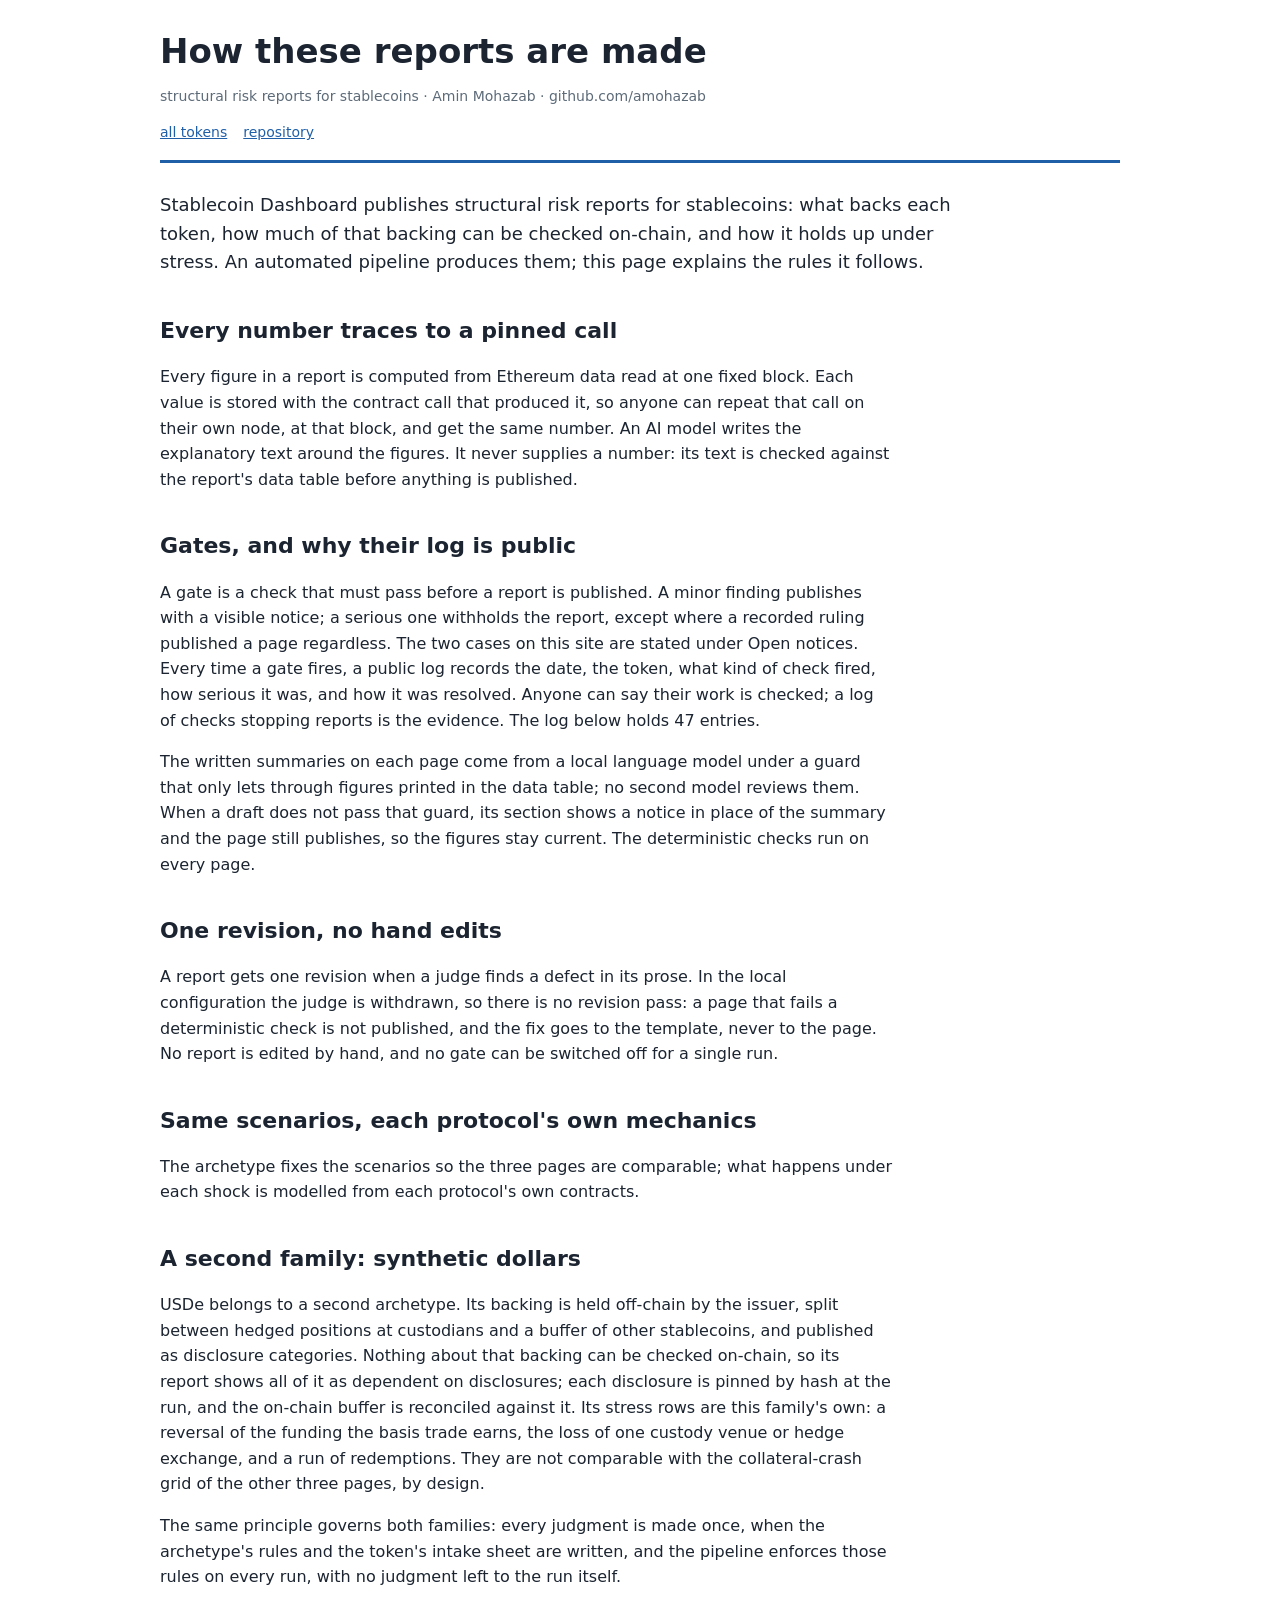
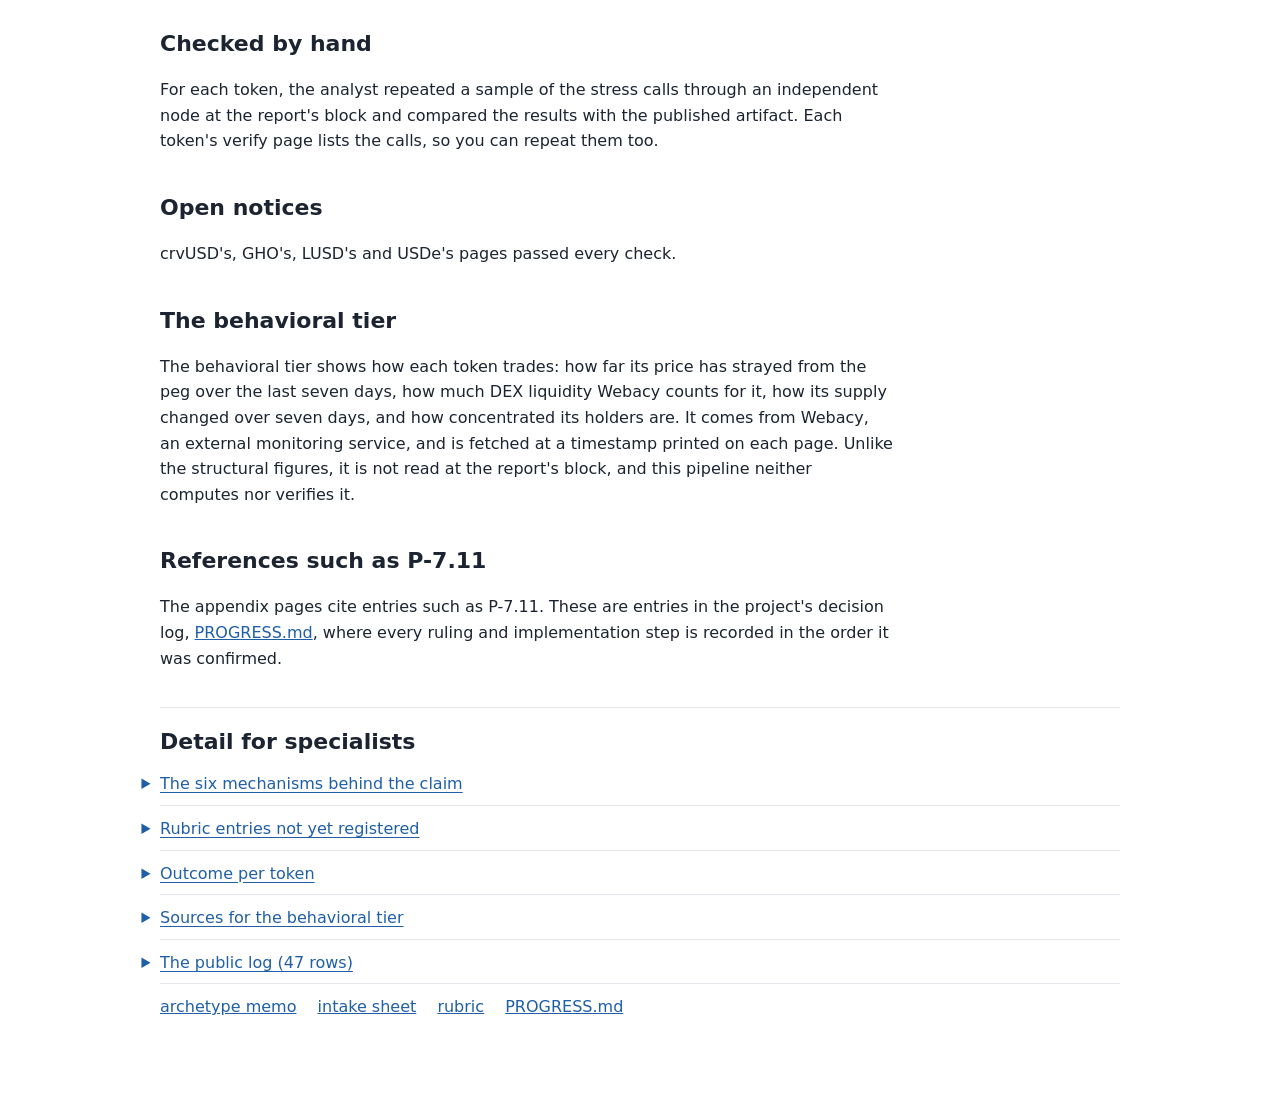
<file: out/site/methodology.html>
<!doctype html>
<html lang="en">
<head>
<meta charset="utf-8">
<meta name="viewport" content="width=device-width, initial-scale=1">
<title>Methodology: Stablecoin Dashboard</title>
<link rel="stylesheet" href="style.css">
<link rel="stylesheet" href="site.css">
</head>
<body>
<main>
<header class="page">
  <h1>How these reports are made</h1>
  <p class="meta">structural risk reports for stablecoins · Amin Mohazab · github.com/amohazab</p>

<nav class="links meta"><a href="index.html">all tokens</a><a href="https://github.com/amohazab/stablecoin_dashboard">repository</a></nav>

</header>

<div class="method">
<p class="lede">Stablecoin Dashboard publishes structural risk reports for stablecoins: what backs each token, how much of that backing can be checked on-chain, and how it holds up under stress. An automated pipeline produces them; this page explains the rules it follows.</p>

<section>
<h2>Every number traces to a pinned call</h2>
<p class="prose">Every figure in a report is computed from Ethereum data read at one fixed block. Each value is stored with the contract call that produced it, so anyone can repeat that call on their own node, at that block, and get the same number. An AI model writes the explanatory text around the figures. It never supplies a number: its text is checked against the report's data table before anything is published.</p>
</section>

<section>
<h2>Gates, and why their log is public</h2>
<p class="prose">A gate is a check that must pass before a report is published. A minor finding publishes with a visible notice; a serious one withholds the report, except where a recorded ruling published a page regardless. The two cases on this site are stated under Open notices. Every time a gate fires, a public log records the date, the token, what kind of check fired, how serious it was, and how it was resolved. Anyone can say their work is checked; a log of checks stopping reports is the evidence. The log below holds 47 entries.</p>
<p class="prose">The written summaries on each page come from a local language model under a guard that only lets through figures printed in the data table; no second model reviews them. When a draft does not pass that guard, its section shows a notice in place of the summary and the page still publishes, so the figures stay current. The deterministic checks run on every page.</p>
</section>

<section>
<h2>One revision, no hand edits</h2>
<p class="prose">A report gets one revision when a judge finds a defect in its prose. In the local configuration the judge is withdrawn, so there is no revision pass: a page that fails a deterministic check is not published, and the fix goes to the template, never to the page. No report is edited by hand, and no gate can be switched off for a single run.</p>
</section>

<section>
<h2>Same scenarios, each protocol's own mechanics</h2>
<p class="prose">The archetype fixes the scenarios so the three pages are comparable; what happens under each shock is modelled from each protocol's own contracts.</p>
</section>

<section>
<h2>A second family: synthetic dollars</h2>
<p class="prose">USDe belongs to a second archetype. Its backing is held off-chain by the issuer, split between hedged positions at custodians and a buffer of other stablecoins, and published as disclosure categories. Nothing about that backing can be checked on-chain, so its report shows all of it as dependent on disclosures; each disclosure is pinned by hash at the run, and the on-chain buffer is reconciled against it. Its stress rows are this family's own: a reversal of the funding the basis trade earns, the loss of one custody venue or hedge exchange, and a run of redemptions. They are not comparable with the collateral-crash grid of the other three pages, by design.</p>
<p class="prose">The same principle governs both families: every judgment is made once, when the archetype's rules and the token's intake sheet are written, and the pipeline enforces those rules on every run, with no judgment left to the run itself.</p>
</section>

<section>
<h2>Checked by hand</h2>
<p class="prose">For each token, the analyst repeated a sample of the stress calls through an independent node at the report's block and compared the results with the published artifact. Each token's verify page lists the calls, so you can repeat them too.</p>
</section>

<section>
<h2>Open notices</h2>
<p class="prose">crvUSD&#39;s, GHO&#39;s, LUSD&#39;s and USDe&#39;s pages passed every check.</p>
</section>

<section>
<h2>The behavioral tier</h2>
<p class="prose">The behavioral tier shows how each token trades: how far its price has strayed from the peg over the last seven days, how much DEX liquidity Webacy counts for it, how its supply changed over seven days, and how concentrated its holders are. It comes from Webacy, an external monitoring service, and is fetched at a timestamp printed on each page. Unlike the structural figures, it is not read at the report&#39;s block, and this pipeline neither computes nor verifies it.</p>
</section>

<section>
<h2>References such as P-7.11</h2>
<p class="prose">The appendix pages cite entries such as P-7.11. These are entries in the project's decision log, <a href="https://github.com/amohazab/stablecoin_dashboard/blob/master/PROGRESS.md">PROGRESS.md</a>, where every ruling and implementation step is recorded in the order it was confirmed.</p>
</section>

<h2 class="specialists">Detail for specialists</h2>
<details>
<summary>The six mechanisms behind the claim</summary>
<ol class="plain">
<li>One block, one table, one formatter: every contract read in a run carries the run's <code>run_block</code> (rubric 0.5, R-13); every rendered figure replays from a flat-table field (DET-84) and is formatted by one rule (DET-89).</li>
<li>Fail-closed: a missing or erroring gate result means no publication (DET-85, T-25).</li>
<li>Gate integrity: the page embeds the hash of what it was built from; no page publishes with an open Level 2/3 entry, and no override or output-edit resolution exists (DET-13). Pages published by ruling carry their open entries, shown in the table below.</li>
<li>The stale-page banner: "Last successful run / Current run: quarantined", and "Under review" after four quarantined runs (DET-59, memo §8.1.2).</li>
<li>The public log: category-level, one entry per trigger fired (DET-60, memo §8.1.3); this page's row count is checked against the log when the site is built.</li>
<li>Numbers never originate from the model: generate → evaluate → one revision → ship or quarantine; findings patch templates, rubrics or prompts, never a report (brief §6–§7, rubric §6 and 2.2, LLM-01).</li>
</ol>
</details>

<details>
<summary>Rubric entries not yet registered</summary>
<p class="prose">collateralised debt position (archetype #1): 6 rubric entries are not yet registered in the harness. Until they are, a report's completeness is measured over the registered entries (rubric amendment A-16); each is listed here with its queue item.</p>
<table class="striped">
<tr><th>entry</th><th>queue item</th></tr>
<tr><td><code>DET-09</code></td><td>P-4.01 (DET-09 set-file inputs: GHO discovery_m absent, LUSD 0.4459 - ruling)</td></tr>
<tr><td><code>DET-75</code></td><td>P-4.01 #25/#26 (field-existence clause; FR-14 fields)</td></tr>
<tr><td><code>DET-76abcd</code></td><td>P-4.01 (DET-76 limbs a-d beside the registered DET-76e)</td></tr>
<tr><td><code>DET-81</code></td><td>P-4.01 (GHO [[reference_feed]] rows, gap column - P-7.05)</td></tr>
<tr><td><code>DET-23abd</code></td><td>P-4.01 (DET-23 limbs a/b/d beside the registered DET-23c)</td></tr>
<tr><td><code>DET-64</code></td><td>P-4.01 (GHO attribution cross-check: aggregate reads)</td></tr>

</table>
<p class="prose">synthetic dollar (archetype #2): 0 rubric entries are not yet registered in the harness. Until they are, a report's completeness is measured over the registered entries (rubric amendment A-16); each is listed here with its queue item.</p>
<table class="striped">
<tr><th>entry</th><th>queue item</th></tr>

</table>
</details>

<details>
<summary>Outcome per token</summary>
<table class="striped">
<tr><th>token</th><th>archetype</th><th>block</th><th>report</th><th class="num">checks passed</th><th>rubric rows</th><th>outcome</th><th>open log entries</th><th>gate record</th></tr>
<tr><td><a href="crvUSD/index.html">crvUSD</a></td><td>collateralised debt position (archetype #1)</td><td>26284576</td><td><code title="0a14f96a037ff6b8842bd25b664871874b2bf80d19be702d6846c1072b1e2f21">0a14f96a</code></td><td class="num">89 of 90 evaluated, 6 not evaluated (judge withdrawn)</td><td>90 evaluated</td><td><code>published</code></td><td><code>crvUSD:17</code> T-28</td><td><a href="https://github.com/amohazab/stablecoin_dashboard/blob/master/out/evaluation/crvUSD/26284576.json">committed record</a></td></tr>
<tr><td><a href="GHO/index.html">GHO</a></td><td>collateralised debt position (archetype #1)</td><td>26285165</td><td><code title="2a37417006e02f004b47078768f0ff6eff980f9bf69b8f6bc8b910edfc001a34">2a374170</code></td><td class="num">89 of 90 evaluated, 6 not evaluated (judge withdrawn)</td><td>90 evaluated</td><td><code>published</code></td><td><code>GHO:9</code> T-02, <code>GHO:10</code> T-20, <code>GHO:17</code> T-28</td><td><a href="https://github.com/amohazab/stablecoin_dashboard/blob/master/out/evaluation/GHO/26285165.json">committed record</a></td></tr>
<tr><td><a href="LUSD/index.html">LUSD</a></td><td>collateralised debt position (archetype #1)</td><td>26330244</td><td><code title="3c7fb9940f2e62705c8685666a89b42442e83a41eab01999e7578bbfe0ac8424">3c7fb994</code></td><td class="num">90 of 90 evaluated, 6 not evaluated (judge withdrawn)</td><td>90 evaluated</td><td><code>published</code></td><td>none</td><td><a href="https://github.com/amohazab/stablecoin_dashboard/blob/master/out/evaluation/LUSD/26330244.json">committed record</a></td></tr>
<tr><td><a href="USDe/index.html">USDe</a></td><td>synthetic dollar (archetype #2)</td><td>26285908</td><td><code title="7b2604e7a3caa45043ec97d853db66aead99bee0361e3eb41353daa7703f185d">7b2604e7</code></td><td class="num">62 of 62 evaluated, 6 not evaluated (judge withdrawn)</td><td>62 evaluated, 29 not applicable (archetype #2), 1 new</td><td><code>published</code></td><td><code>USDe:4</code> T-07</td><td><a href="https://github.com/amohazab/stablecoin_dashboard/blob/master/out/evaluation/USDe/26285908.json">committed record</a></td></tr>

</table>
<p class="prose">Each page's <code>data/evaluation-&lt;block&gt;.json</code> is the gate record as rendered; the ruled outcome is in the committed record, linked in the last column.</p>
</details>

<details>
<summary>Sources for the behavioral tier</summary>
<ul class="plain"><li><code>/rwa/{address}?chain=eth&amp;hours=168</code>: the depeg snapshot, its seven-day history, DEX liquidity (total and depth tier) and the Ethereum DEX pools list</li><li><code>/rwa/hci?chain=eth&amp;pageSize=500</code>: holder concentration, matched by contract address</li><li><code>/rwa/supply/{symbol}</code>: the net supply change over 7, 30 and 90 days, used only when the returned row&#39;s Ethereum address is the token&#39;s</li></ul>
<p class="prose">Latest snapshot per token, committed trimmed to the fields the page uses (and the undocumented cost-to-move pair, stored only), with the sha256 of every full response: <a href="https://github.com/amohazab/stablecoin_dashboard/blob/master/out/behavioral/crvUSD/20261103T163053Z.json"><code>out/behavioral/crvUSD/20261103T163053Z.json</code></a> · <a href="https://github.com/amohazab/stablecoin_dashboard/blob/master/out/behavioral/GHO/20261103T163053Z.json"><code>out/behavioral/GHO/20261103T163053Z.json</code></a> · <a href="https://github.com/amohazab/stablecoin_dashboard/blob/master/out/behavioral/LUSD/20261103T163053Z.json"><code>out/behavioral/LUSD/20261103T163053Z.json</code></a> · <a href="https://github.com/amohazab/stablecoin_dashboard/blob/master/out/behavioral/USDe/20261103T163053Z.json"><code>out/behavioral/USDe/20261103T163053Z.json</code></a>. Each token page's block is rebuilt from its snapshot when the site is built (rubric amendment A-20).</p>
<p class="prose">Holder-concentration history is not offered by Webacy&#39;s API: its OpenAPI specification (v1.7.3) has no history endpoint or parameter for /rwa/hci, so no concentration chart is drawn.</p>
</details>

<details>
<summary>The public log (47 rows)</summary>
<table class="striped">
<tr><th>entry</th><th>date</th><th>token</th><th>category</th><th>trigger</th><th class="num">level</th><th>resolution type</th><th>resolution date</th><th>status</th></tr>
<tr class="log-row"><td><code>crvUSD:10</code></td><td>2026-09-14</td><td>crvUSD</td><td>gate failure</td><td>T-28</td><td class="num">2</td><td>—</td><td>—</td><td>resolved by crvUSD:23</td></tr>
<tr class="log-row"><td><code>crvUSD:11</code></td><td>2026-09-14</td><td>crvUSD</td><td>harness error</td><td>T-25</td><td class="num">2</td><td>—</td><td>—</td><td>resolved by crvUSD:24</td></tr>
<tr class="log-row"><td><code>crvUSD:12</code></td><td>2026-09-14</td><td>crvUSD</td><td>judge instability</td><td>T-24</td><td class="num">2</td><td>—</td><td>—</td><td>resolved by crvUSD:18</td></tr>
<tr class="log-row"><td><code>crvUSD:13</code></td><td>2026-09-25</td><td>crvUSD</td><td>gate failure</td><td>T-28</td><td class="num">2</td><td>—</td><td>—</td><td>resolved by crvUSD:19</td></tr>
<tr class="log-row"><td><code>crvUSD:14</code></td><td>2026-09-26</td><td>crvUSD</td><td>gate failure</td><td>T-28</td><td class="num">2</td><td>—</td><td>—</td><td>resolved by crvUSD:20</td></tr>
<tr class="log-row"><td><code>crvUSD:15</code></td><td>2026-09-30</td><td>crvUSD</td><td>gate integrity</td><td>T-23</td><td class="num">2</td><td>—</td><td>—</td><td>resolved by crvUSD:21</td></tr>
<tr class="log-row"><td><code>crvUSD:16</code></td><td>2026-09-30</td><td>crvUSD</td><td>gate failure</td><td>T-28</td><td class="num">2</td><td>—</td><td>—</td><td>resolved by crvUSD:22</td></tr>
<tr class="log-row"><td><code>crvUSD:17</code></td><td>2026-09-30</td><td>crvUSD</td><td>gate failure</td><td>T-28</td><td class="num">1</td><td>—</td><td>—</td><td>open</td></tr>
<tr class="log-row"><td><code>crvUSD:18</code></td><td>2026-09-14</td><td>crvUSD</td><td>judge instability</td><td>T-24</td><td class="num">2</td><td>template change</td><td>2026-09-30</td><td>resolution of crvUSD:12</td></tr>
<tr class="log-row"><td><code>crvUSD:19</code></td><td>2026-09-25</td><td>crvUSD</td><td>gate failure</td><td>T-28</td><td class="num">2</td><td>template change</td><td>2026-09-30</td><td>resolution of crvUSD:13</td></tr>
<tr class="log-row"><td><code>crvUSD:20</code></td><td>2026-09-26</td><td>crvUSD</td><td>gate failure</td><td>T-28</td><td class="num">2</td><td>template change</td><td>2026-09-30</td><td>resolution of crvUSD:14</td></tr>
<tr class="log-row"><td><code>crvUSD:21</code></td><td>2026-09-30</td><td>crvUSD</td><td>gate integrity</td><td>T-23</td><td class="num">2</td><td>template change</td><td>2026-09-30</td><td>resolution of crvUSD:15</td></tr>
<tr class="log-row"><td><code>crvUSD:22</code></td><td>2026-09-30</td><td>crvUSD</td><td>gate failure</td><td>T-28</td><td class="num">2</td><td>template change</td><td>2026-09-30</td><td>resolution of crvUSD:16</td></tr>
<tr class="log-row"><td><code>crvUSD:23</code></td><td>2026-09-14</td><td>crvUSD</td><td>gate failure</td><td>T-28</td><td class="num">2</td><td>template change</td><td>2026-09-30</td><td>resolution of crvUSD:10</td></tr>
<tr class="log-row"><td><code>crvUSD:24</code></td><td>2026-09-14</td><td>crvUSD</td><td>harness error</td><td>T-25</td><td class="num">2</td><td>template change</td><td>2026-09-30</td><td>resolution of crvUSD:11</td></tr>
<tr class="log-row"><td><code>GHO:9</code></td><td>2026-09-14</td><td>GHO</td><td>off-venue share &gt; 25%</td><td>T-02</td><td class="num">1</td><td>—</td><td>—</td><td>open</td></tr>
<tr class="log-row"><td><code>GHO:10</code></td><td>2026-09-14</td><td>GHO</td><td>freeze coverage below target</td><td>T-20</td><td class="num">1</td><td>—</td><td>—</td><td>open</td></tr>
<tr class="log-row"><td><code>GHO:11</code></td><td>2026-09-14</td><td>GHO</td><td>gate failure</td><td>T-28</td><td class="num">2</td><td>—</td><td>—</td><td>resolved by GHO:18</td></tr>
<tr class="log-row"><td><code>GHO:12</code></td><td>2026-09-14</td><td>GHO</td><td>harness error</td><td>T-25</td><td class="num">2</td><td>—</td><td>—</td><td>resolved by GHO:19</td></tr>
<tr class="log-row"><td><code>GHO:13</code></td><td>2026-09-25</td><td>GHO</td><td>gate failure</td><td>T-28</td><td class="num">2</td><td>—</td><td>—</td><td>resolved by GHO:20</td></tr>
<tr class="log-row"><td><code>GHO:14</code></td><td>2026-09-26</td><td>GHO</td><td>gate failure</td><td>T-28</td><td class="num">2</td><td>—</td><td>—</td><td>resolved by GHO:21</td></tr>
<tr class="log-row"><td><code>GHO:15</code></td><td>2026-10-01</td><td>GHO</td><td>gate integrity</td><td>T-23</td><td class="num">2</td><td>—</td><td>—</td><td>resolved by GHO:22</td></tr>
<tr class="log-row"><td><code>GHO:16</code></td><td>2026-10-01</td><td>GHO</td><td>gate failure</td><td>T-28</td><td class="num">2</td><td>—</td><td>—</td><td>resolved by GHO:23</td></tr>
<tr class="log-row"><td><code>GHO:17</code></td><td>2026-10-01</td><td>GHO</td><td>gate failure</td><td>T-28</td><td class="num">1</td><td>—</td><td>—</td><td>open</td></tr>
<tr class="log-row"><td><code>GHO:18</code></td><td>2026-09-14</td><td>GHO</td><td>gate failure</td><td>T-28</td><td class="num">2</td><td>template change</td><td>2026-10-01</td><td>resolution of GHO:11</td></tr>
<tr class="log-row"><td><code>GHO:19</code></td><td>2026-09-14</td><td>GHO</td><td>harness error</td><td>T-25</td><td class="num">2</td><td>template change</td><td>2026-10-01</td><td>resolution of GHO:12</td></tr>
<tr class="log-row"><td><code>GHO:20</code></td><td>2026-09-25</td><td>GHO</td><td>gate failure</td><td>T-28</td><td class="num">2</td><td>template change</td><td>2026-10-01</td><td>resolution of GHO:13</td></tr>
<tr class="log-row"><td><code>GHO:21</code></td><td>2026-09-26</td><td>GHO</td><td>gate failure</td><td>T-28</td><td class="num">2</td><td>template change</td><td>2026-10-01</td><td>resolution of GHO:14</td></tr>
<tr class="log-row"><td><code>GHO:22</code></td><td>2026-10-01</td><td>GHO</td><td>gate integrity</td><td>T-23</td><td class="num">2</td><td>template change</td><td>2026-10-01</td><td>resolution of GHO:15</td></tr>
<tr class="log-row"><td><code>GHO:23</code></td><td>2026-10-01</td><td>GHO</td><td>gate failure</td><td>T-28</td><td class="num">2</td><td>template change</td><td>2026-10-01</td><td>resolution of GHO:16</td></tr>
<tr class="log-row"><td><code>LUSD:7</code></td><td>2026-09-14</td><td>LUSD</td><td>gate failure</td><td>T-28</td><td class="num">2</td><td>—</td><td>—</td><td>resolved by LUSD:9</td></tr>
<tr class="log-row"><td><code>LUSD:8</code></td><td>2026-09-14</td><td>LUSD</td><td>judge instability</td><td>T-24</td><td class="num">2</td><td>—</td><td>—</td><td>resolved by LUSD:10</td></tr>
<tr class="log-row"><td><code>LUSD:9</code></td><td>2026-09-14</td><td>LUSD</td><td>gate failure</td><td>T-28</td><td class="num">2</td><td>template change</td><td>2026-09-14</td><td>resolution of LUSD:7</td></tr>
<tr class="log-row"><td><code>LUSD:10</code></td><td>2026-09-14</td><td>LUSD</td><td>judge instability</td><td>T-24</td><td class="num">2</td><td>template change</td><td>2026-09-14</td><td>resolution of LUSD:8</td></tr>
<tr class="log-row"><td><code>LUSD:16</code></td><td>2026-10-02</td><td>LUSD</td><td>gate failure</td><td>T-28</td><td class="num">2</td><td>—</td><td>—</td><td>resolved by LUSD:18</td></tr>
<tr class="log-row"><td><code>LUSD:17</code></td><td>2026-10-02</td><td>LUSD</td><td>gate failure</td><td>T-28</td><td class="num">1</td><td>—</td><td>—</td><td>resolved by LUSD:22</td></tr>
<tr class="log-row"><td><code>LUSD:18</code></td><td>2026-10-02</td><td>LUSD</td><td>gate failure</td><td>T-28</td><td class="num">2</td><td>template change</td><td>2026-10-02</td><td>resolution of LUSD:16</td></tr>
<tr class="log-row"><td><code>LUSD:21</code></td><td>2026-10-27</td><td>LUSD</td><td>gate failure</td><td>T-28</td><td class="num">2</td><td>—</td><td>—</td><td>resolved by LUSD:24</td></tr>
<tr class="log-row"><td><code>LUSD:22</code></td><td>2026-10-02</td><td>LUSD</td><td>gate failure</td><td>T-28</td><td class="num">1</td><td>data correction</td><td>2026-10-27</td><td>resolution of LUSD:17</td></tr>
<tr class="log-row"><td><code>LUSD:23</code></td><td>2026-10-27</td><td>LUSD</td><td>gate failure</td><td>T-28</td><td class="num">1</td><td>—</td><td>—</td><td>resolved by LUSD:26</td></tr>
<tr class="log-row"><td><code>LUSD:24</code></td><td>2026-10-27</td><td>LUSD</td><td>gate failure</td><td>T-28</td><td class="num">2</td><td>data correction</td><td>2026-10-27</td><td>resolution of LUSD:21</td></tr>
<tr class="log-row"><td><code>LUSD:26</code></td><td>2026-10-27</td><td>LUSD</td><td>gate failure</td><td>T-28</td><td class="num">1</td><td>data correction</td><td>2026-11-02</td><td>resolution of LUSD:23</td></tr>
<tr class="log-row"><td><code>USDe:4</code></td><td>2026-10-26</td><td>USDe</td><td>mechanism near bound</td><td>T-07</td><td class="num">1</td><td>—</td><td>—</td><td>open</td></tr>
<tr class="log-row"><td><code>USDe:6</code></td><td>2026-10-26</td><td>USDe</td><td>gate failure</td><td>T-28</td><td class="num">1</td><td>—</td><td>—</td><td>resolved by USDe:15</td></tr>
<tr class="log-row"><td><code>USDe:9</code></td><td>2026-10-26</td><td>USDe</td><td>gate integrity</td><td>T-23</td><td class="num">2</td><td>—</td><td>—</td><td>resolved by USDe:10</td></tr>
<tr class="log-row"><td><code>USDe:10</code></td><td>2026-10-26</td><td>USDe</td><td>gate integrity</td><td>T-23</td><td class="num">2</td><td>template change</td><td>2026-10-26</td><td>resolution of USDe:9</td></tr>
<tr class="log-row"><td><code>USDe:15</code></td><td>2026-10-26</td><td>USDe</td><td>gate failure</td><td>T-28</td><td class="num">1</td><td>data correction</td><td>2026-10-27</td><td>resolution of USDe:6</td></tr>

</table>
<p class="meta">47 rows, one per quarantine line in the token logs.</p>
</details>

<nav class="links">
  <a href="https://github.com/amohazab/stablecoin_dashboard/blob/master/docs/context/archetype-memo-1-cdp.md">archetype memo</a>
  <a href="https://github.com/amohazab/stablecoin_dashboard/blob/master/docs/context/intake-sheets-cdp.md">intake sheet</a>
  <a href="https://github.com/amohazab/stablecoin_dashboard/blob/master/docs/context/rubic_v1.md">rubric</a>
  <a href="https://github.com/amohazab/stablecoin_dashboard/blob/master/PROGRESS.md">PROGRESS.md</a>
</nav>
</div>

</main>
</body>
</html>
</file>
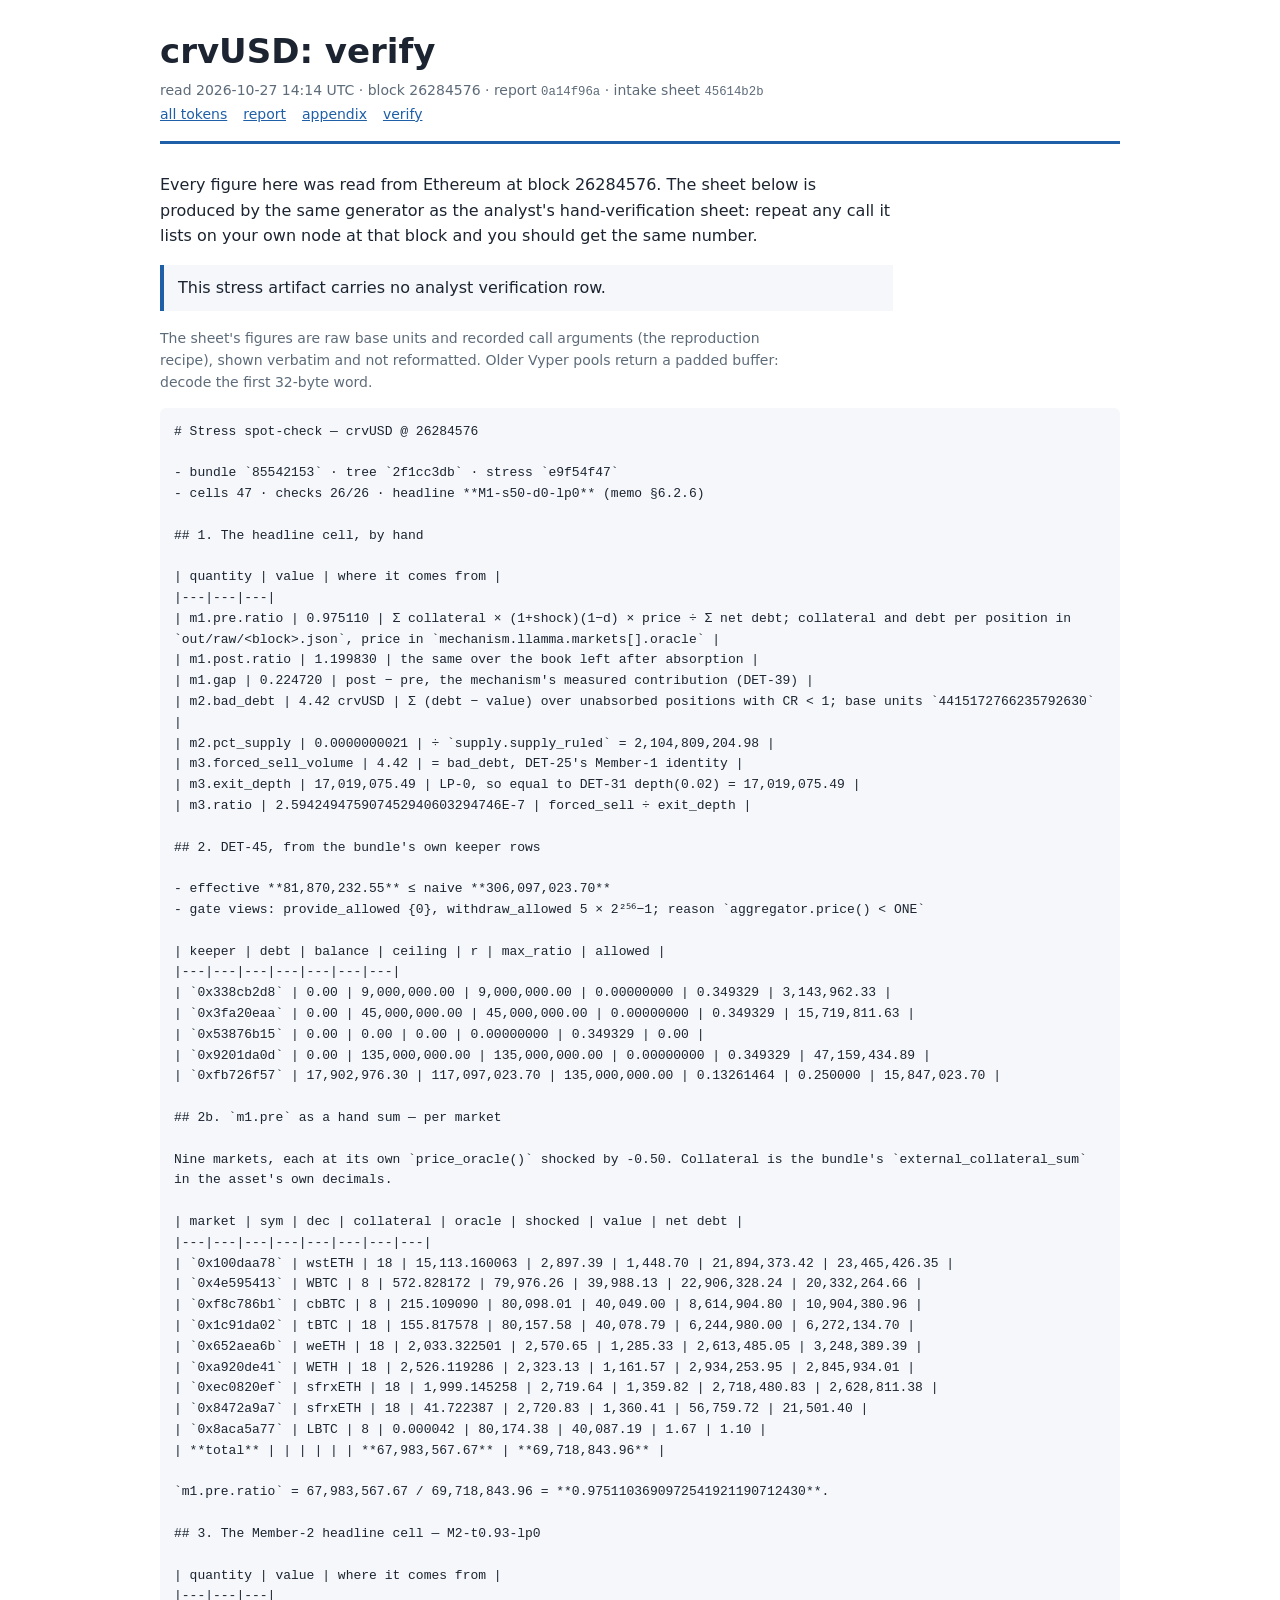
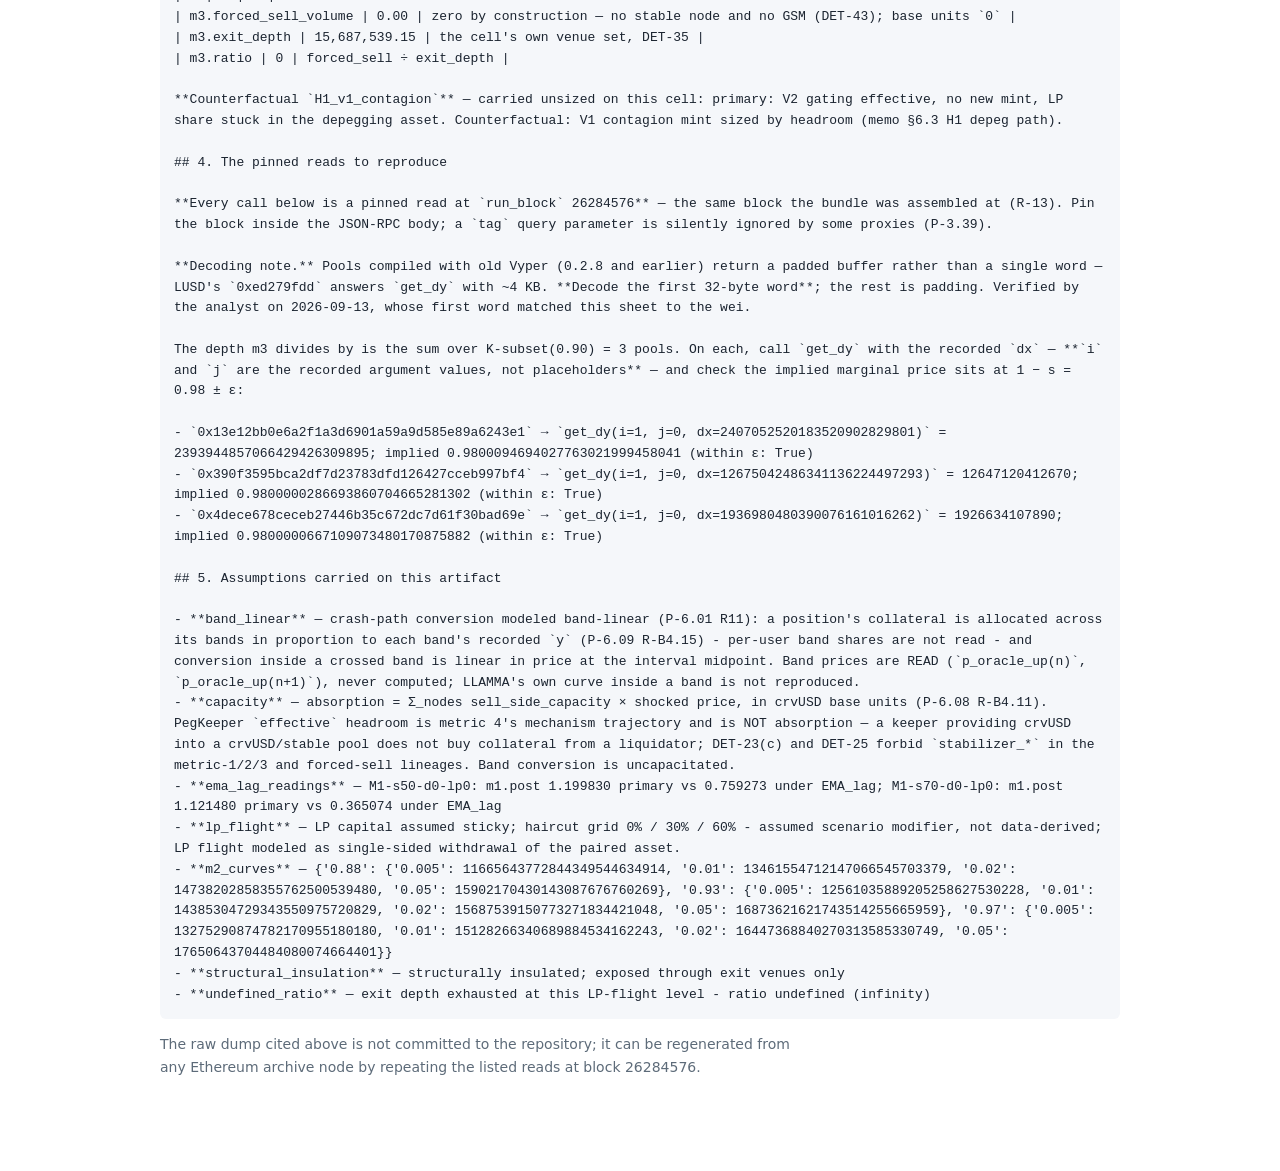
<file: out/site/crvUSD/verify.html>
<!doctype html>
<html lang="en">
<head>
<meta charset="utf-8">
<meta name="viewport" content="width=device-width, initial-scale=1">
<title>crvUSD: verify this report</title>
<link rel="stylesheet" href="../style.css">
</head>
<body>
<main>
<header class="page">
  <h1>crvUSD: verify</h1>
  
  <div class="meta">
    read 2026-10-27 14:14 UTC · block 26284576 ·
    report <code title="0a14f96a037ff6b8842bd25b664871874b2bf80d19be702d6846c1072b1e2f21">0a14f96a</code> · intake sheet <code>45614b2b</code>
  </div>
  <nav class="links meta">
    <a href="../index.html">all tokens</a><a href="index.html">report</a><a href="appendix.html">appendix</a><a href="verify.html">verify</a>
  </nav>
</header>

<p class="prose">Every figure here was read from Ethereum at block 26284576. The sheet below is produced by the same generator as the analyst's hand-verification sheet: repeat any call it lists on your own node at that block and you should get the same number.</p>

<p class="banner">This stress artifact carries no analyst verification row.</p>

<p class="meta">The sheet's figures are raw base units and recorded call arguments (the reproduction recipe), shown verbatim and not reformatted. Older Vyper pools return a padded buffer: decode the first 32-byte word.</p>
<pre class="sheet"># Stress spot-check — crvUSD @ 26284576

- bundle `85542153` · tree `2f1cc3db` · stress `e9f54f47`
- cells 47 · checks 26/26 · headline **M1-s50-d0-lp0** (memo §6.2.6)

## 1. The headline cell, by hand

| quantity | value | where it comes from |
|---|---|---|
| m1.pre.ratio | 0.975110 | Σ collateral × (1+shock)(1−d) × price ÷ Σ net debt; collateral and debt per position in `out/raw/&lt;block&gt;.json`, price in `mechanism.llamma.markets[].oracle` |
| m1.post.ratio | 1.199830 | the same over the book left after absorption |
| m1.gap | 0.224720 | post − pre, the mechanism&#39;s measured contribution (DET-39) |
| m2.bad_debt | 4.42 crvUSD | Σ (debt − value) over unabsorbed positions with CR &lt; 1; base units `4415172766235792630` |
| m2.pct_supply | 0.0000000021 | ÷ `supply.supply_ruled` = 2,104,809,204.98 |
| m3.forced_sell_volume | 4.42 | = bad_debt, DET-25&#39;s Member-1 identity |
| m3.exit_depth | 17,019,075.49 | LP-0, so equal to DET-31 depth(0.02) = 17,019,075.49 |
| m3.ratio | 2.594249475907452940603294746E-7 | forced_sell ÷ exit_depth |

## 2. DET-45, from the bundle&#39;s own keeper rows

- effective **81,870,232.55** ≤ naive **306,097,023.70**
- gate views: provide_allowed {0}, withdraw_allowed 5 × 2²⁵⁶−1; reason `aggregator.price() &lt; ONE`

| keeper | debt | balance | ceiling | r | max_ratio | allowed |
|---|---|---|---|---|---|---|
| `0x338cb2d8` | 0.00 | 9,000,000.00 | 9,000,000.00 | 0.00000000 | 0.349329 | 3,143,962.33 |
| `0x3fa20eaa` | 0.00 | 45,000,000.00 | 45,000,000.00 | 0.00000000 | 0.349329 | 15,719,811.63 |
| `0x53876b15` | 0.00 | 0.00 | 0.00 | 0.00000000 | 0.349329 | 0.00 |
| `0x9201da0d` | 0.00 | 135,000,000.00 | 135,000,000.00 | 0.00000000 | 0.349329 | 47,159,434.89 |
| `0xfb726f57` | 17,902,976.30 | 117,097,023.70 | 135,000,000.00 | 0.13261464 | 0.250000 | 15,847,023.70 |

## 2b. `m1.pre` as a hand sum — per market

Nine markets, each at its own `price_oracle()` shocked by -0.50. Collateral is the bundle&#39;s `external_collateral_sum` in the asset&#39;s own decimals.

| market | sym | dec | collateral | oracle | shocked | value | net debt |
|---|---|---|---|---|---|---|---|
| `0x100daa78` | wstETH | 18 | 15,113.160063 | 2,897.39 | 1,448.70 | 21,894,373.42 | 23,465,426.35 |
| `0x4e595413` | WBTC | 8 | 572.828172 | 79,976.26 | 39,988.13 | 22,906,328.24 | 20,332,264.66 |
| `0xf8c786b1` | cbBTC | 8 | 215.109090 | 80,098.01 | 40,049.00 | 8,614,904.80 | 10,904,380.96 |
| `0x1c91da02` | tBTC | 18 | 155.817578 | 80,157.58 | 40,078.79 | 6,244,980.00 | 6,272,134.70 |
| `0x652aea6b` | weETH | 18 | 2,033.322501 | 2,570.65 | 1,285.33 | 2,613,485.05 | 3,248,389.39 |
| `0xa920de41` | WETH | 18 | 2,526.119286 | 2,323.13 | 1,161.57 | 2,934,253.95 | 2,845,934.01 |
| `0xec0820ef` | sfrxETH | 18 | 1,999.145258 | 2,719.64 | 1,359.82 | 2,718,480.83 | 2,628,811.38 |
| `0x8472a9a7` | sfrxETH | 18 | 41.722387 | 2,720.83 | 1,360.41 | 56,759.72 | 21,501.40 |
| `0x8aca5a77` | LBTC | 8 | 0.000042 | 80,174.38 | 40,087.19 | 1.67 | 1.10 |
| **total** | | | | | | **67,983,567.67** | **69,718,843.96** |

`m1.pre.ratio` = 67,983,567.67 / 69,718,843.96 = **0.9751103690972541921190712430**.

## 3. The Member-2 headline cell — M2-t0.93-lp0

| quantity | value | where it comes from |
|---|---|---|
| m3.forced_sell_volume | 0.00 | zero by construction — no stable node and no GSM (DET-43); base units `0` |
| m3.exit_depth | 15,687,539.15 | the cell&#39;s own venue set, DET-35 |
| m3.ratio | 0 | forced_sell ÷ exit_depth |

**Counterfactual `H1_v1_contagion`** — carried unsized on this cell: primary: V2 gating effective, no new mint, LP share stuck in the depegging asset. Counterfactual: V1 contagion mint sized by headroom (memo §6.3 H1 depeg path).

## 4. The pinned reads to reproduce

**Every call below is a pinned read at `run_block` 26284576** — the same block the bundle was assembled at (R-13). Pin the block inside the JSON-RPC body; a `tag` query parameter is silently ignored by some proxies (P-3.39).

**Decoding note.** Pools compiled with old Vyper (0.2.8 and earlier) return a padded buffer rather than a single word — LUSD&#39;s `0xed279fdd` answers `get_dy` with ~4 KB. **Decode the first 32-byte word**; the rest is padding. Verified by the analyst on 2026-09-13, whose first word matched this sheet to the wei.

The depth m3 divides by is the sum over K-subset(0.90) = 3 pools. On each, call `get_dy` with the recorded `dx` — **`i` and `j` are the recorded argument values, not placeholders** — and check the implied marginal price sits at 1 − s = 0.98 ± ε:

- `0x13e12bb0e6a2f1a3d6901a59a9d585e89a6243e1` → `get_dy(i=1, j=0, dx=2407052520183520902829801)` = 2393944857066429426309895; implied 0.9800094694027763021999458041 (within ε: True)
- `0x390f3595bca2df7d23783dfd126427cceb997bf4` → `get_dy(i=1, j=0, dx=12675042486341136224497293)` = 12647120412670; implied 0.9800000286693860704665281302 (within ε: True)
- `0x4dece678ceceb27446b35c672dc7d61f30bad69e` → `get_dy(i=1, j=0, dx=1936980480390076161016262)` = 1926634107890; implied 0.9800000667109073480170875882 (within ε: True)

## 5. Assumptions carried on this artifact

- **band_linear** — crash-path conversion modeled band-linear (P-6.01 R11): a position&#39;s collateral is allocated across its bands in proportion to each band&#39;s recorded `y` (P-6.09 R-B4.15) - per-user band shares are not read - and conversion inside a crossed band is linear in price at the interval midpoint. Band prices are READ (`p_oracle_up(n)`, `p_oracle_up(n+1)`), never computed; LLAMMA&#39;s own curve inside a band is not reproduced.
- **capacity** — absorption = Σ_nodes sell_side_capacity × shocked price, in crvUSD base units (P-6.08 R-B4.11). PegKeeper `effective` headroom is metric 4&#39;s mechanism trajectory and is NOT absorption — a keeper providing crvUSD into a crvUSD/stable pool does not buy collateral from a liquidator; DET-23(c) and DET-25 forbid `stabilizer_*` in the metric-1/2/3 and forced-sell lineages. Band conversion is uncapacitated.
- **ema_lag_readings** — M1-s50-d0-lp0: m1.post 1.199830 primary vs 0.759273 under EMA_lag; M1-s70-d0-lp0: m1.post 1.121480 primary vs 0.365074 under EMA_lag
- **lp_flight** — LP capital assumed sticky; haircut grid 0% / 30% / 60% - assumed scenario modifier, not data-derived; LP flight modeled as single-sided withdrawal of the paired asset.
- **m2_curves** — {&#39;0.88&#39;: {&#39;0.005&#39;: 11665643772844349544634914, &#39;0.01&#39;: 13461554712147066545703379, &#39;0.02&#39;: 14738202858355762500539480, &#39;0.05&#39;: 15902170430143087676760269}, &#39;0.93&#39;: {&#39;0.005&#39;: 12561035889205258627530228, &#39;0.01&#39;: 14385304729343550975720829, &#39;0.02&#39;: 15687539150773271834421048, &#39;0.05&#39;: 16873621621743514255665959}, &#39;0.97&#39;: {&#39;0.005&#39;: 13275290874782170955180180, &#39;0.01&#39;: 15128266340689884534162243, &#39;0.02&#39;: 16447368840270313585330749, &#39;0.05&#39;: 17650643704484080074664401}}
- **structural_insulation** — structurally insulated; exposed through exit venues only
- **undefined_ratio** — exit depth exhausted at this LP-flight level - ratio undefined (infinity)
</pre>
<p class="meta">The raw dump cited above is not committed to the repository; it can be regenerated from any Ethereum archive node by repeating the listed reads at block 26284576.</p>

</main>
</body>
</html>
</file>
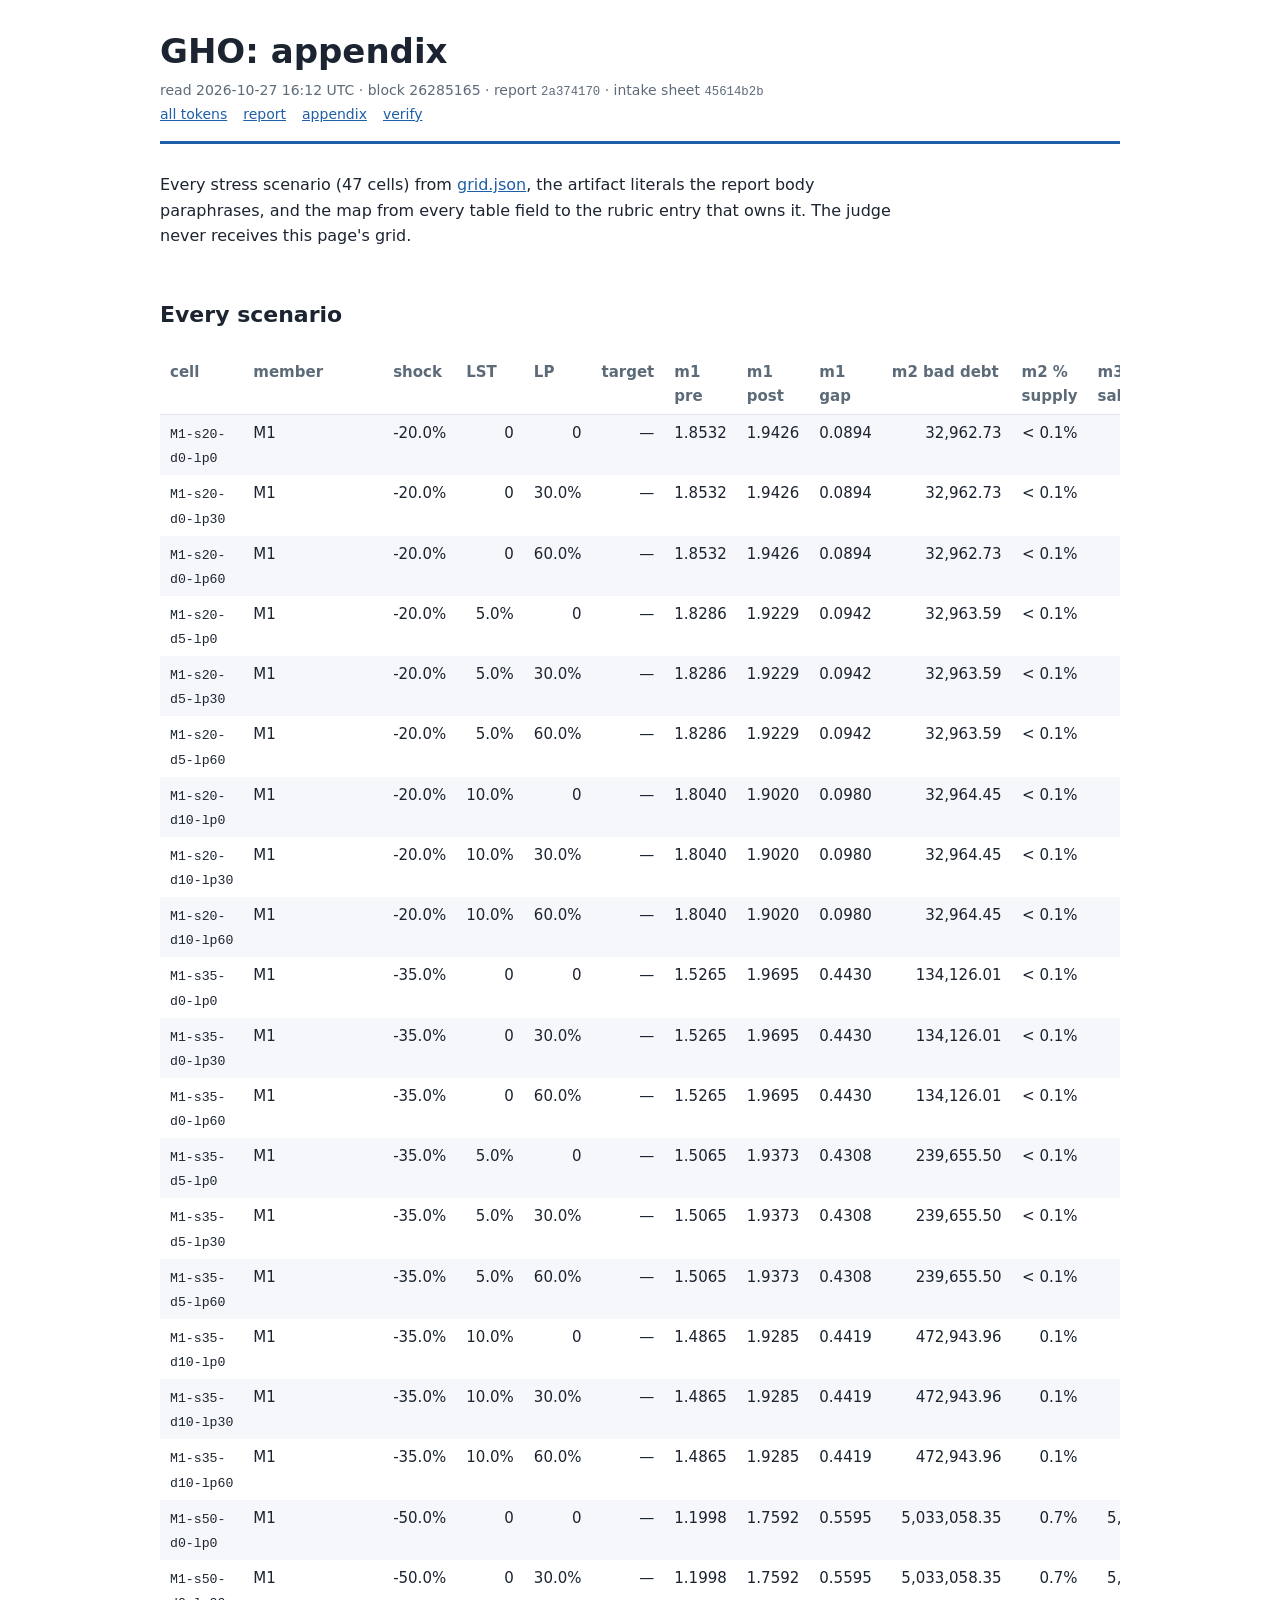
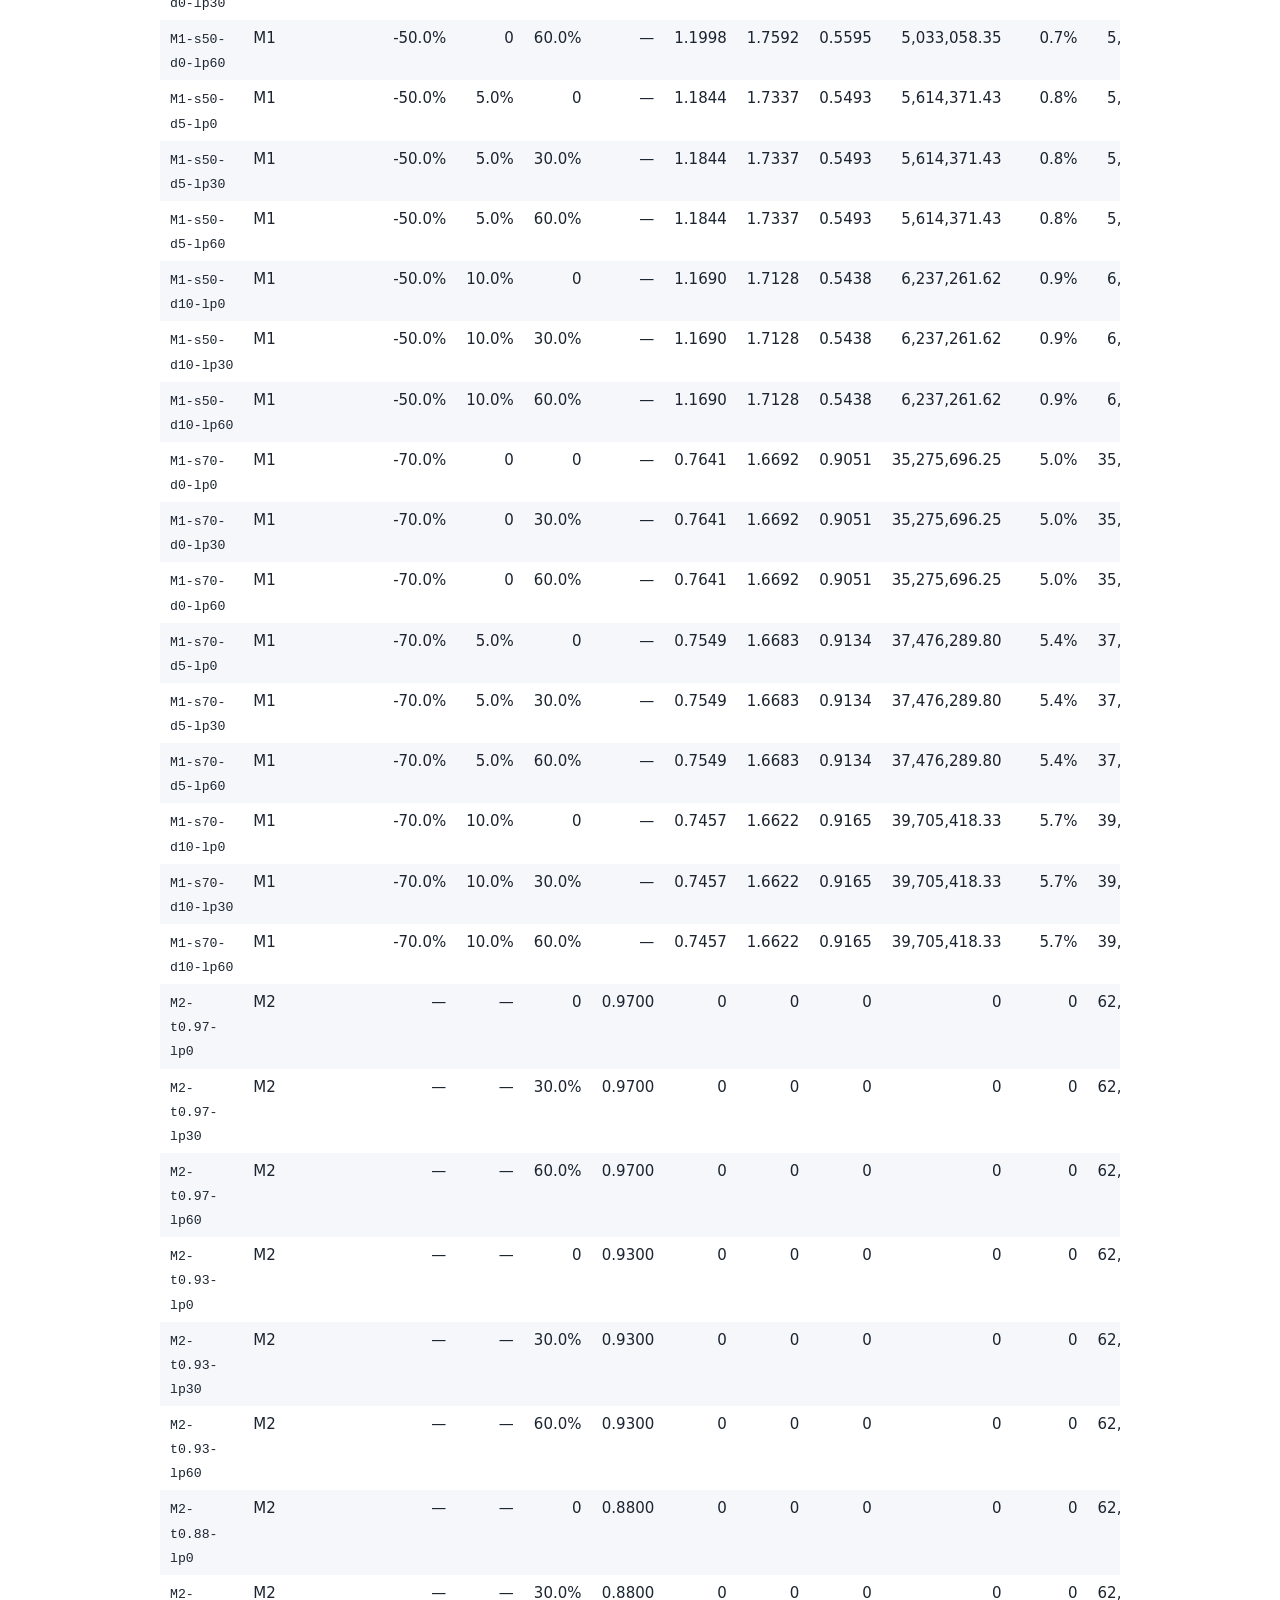
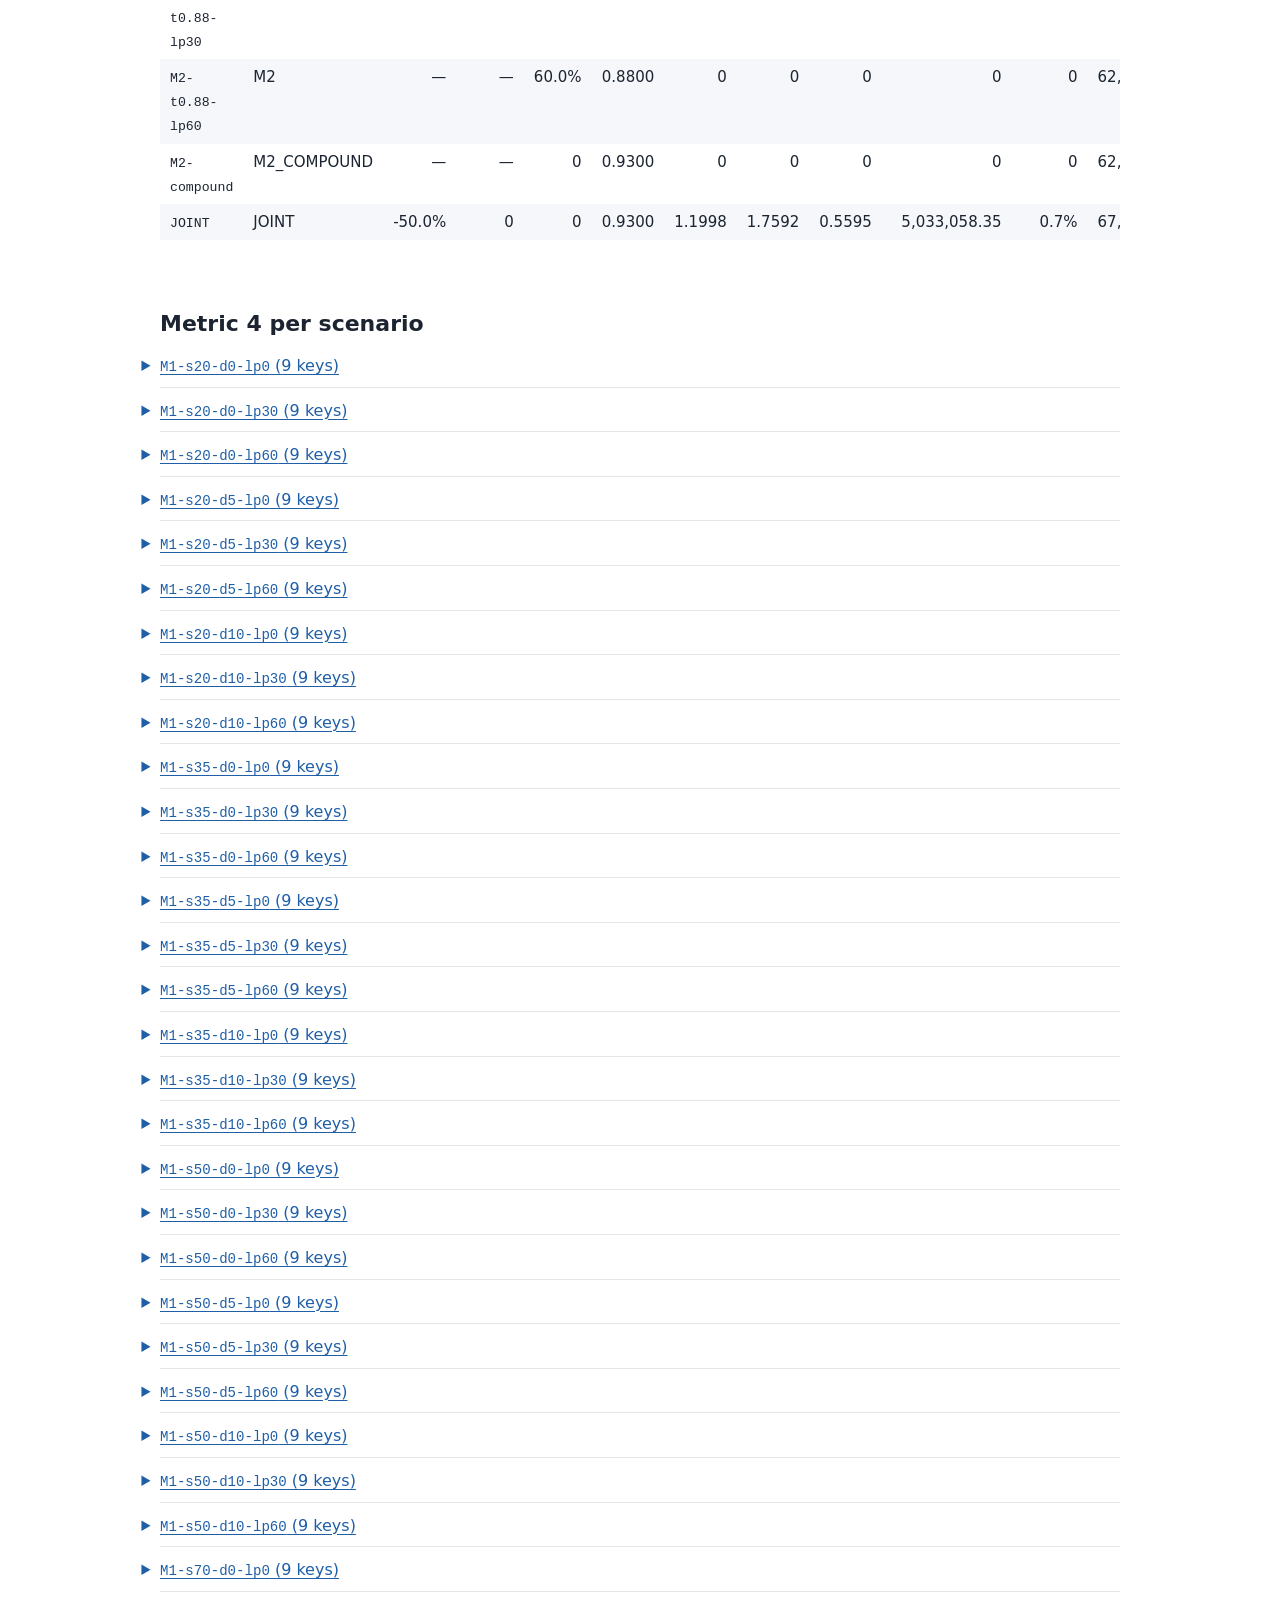
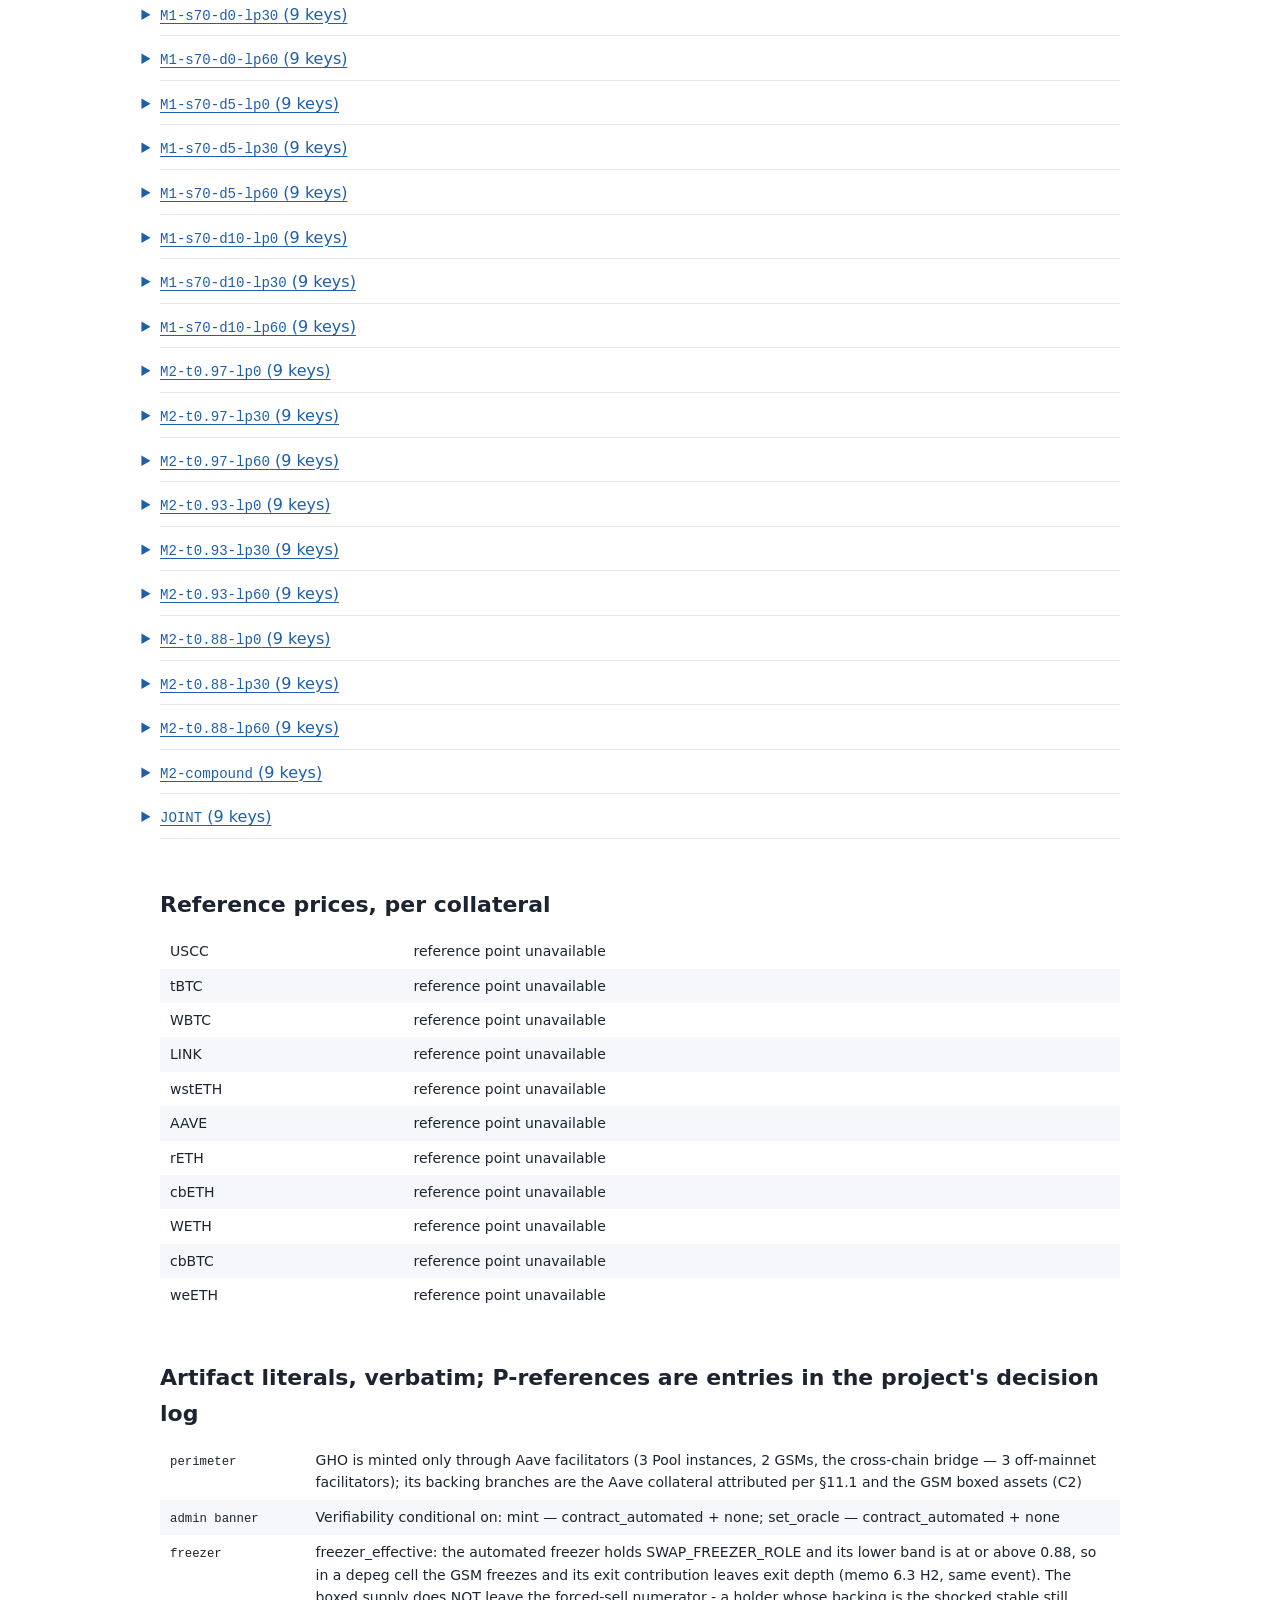
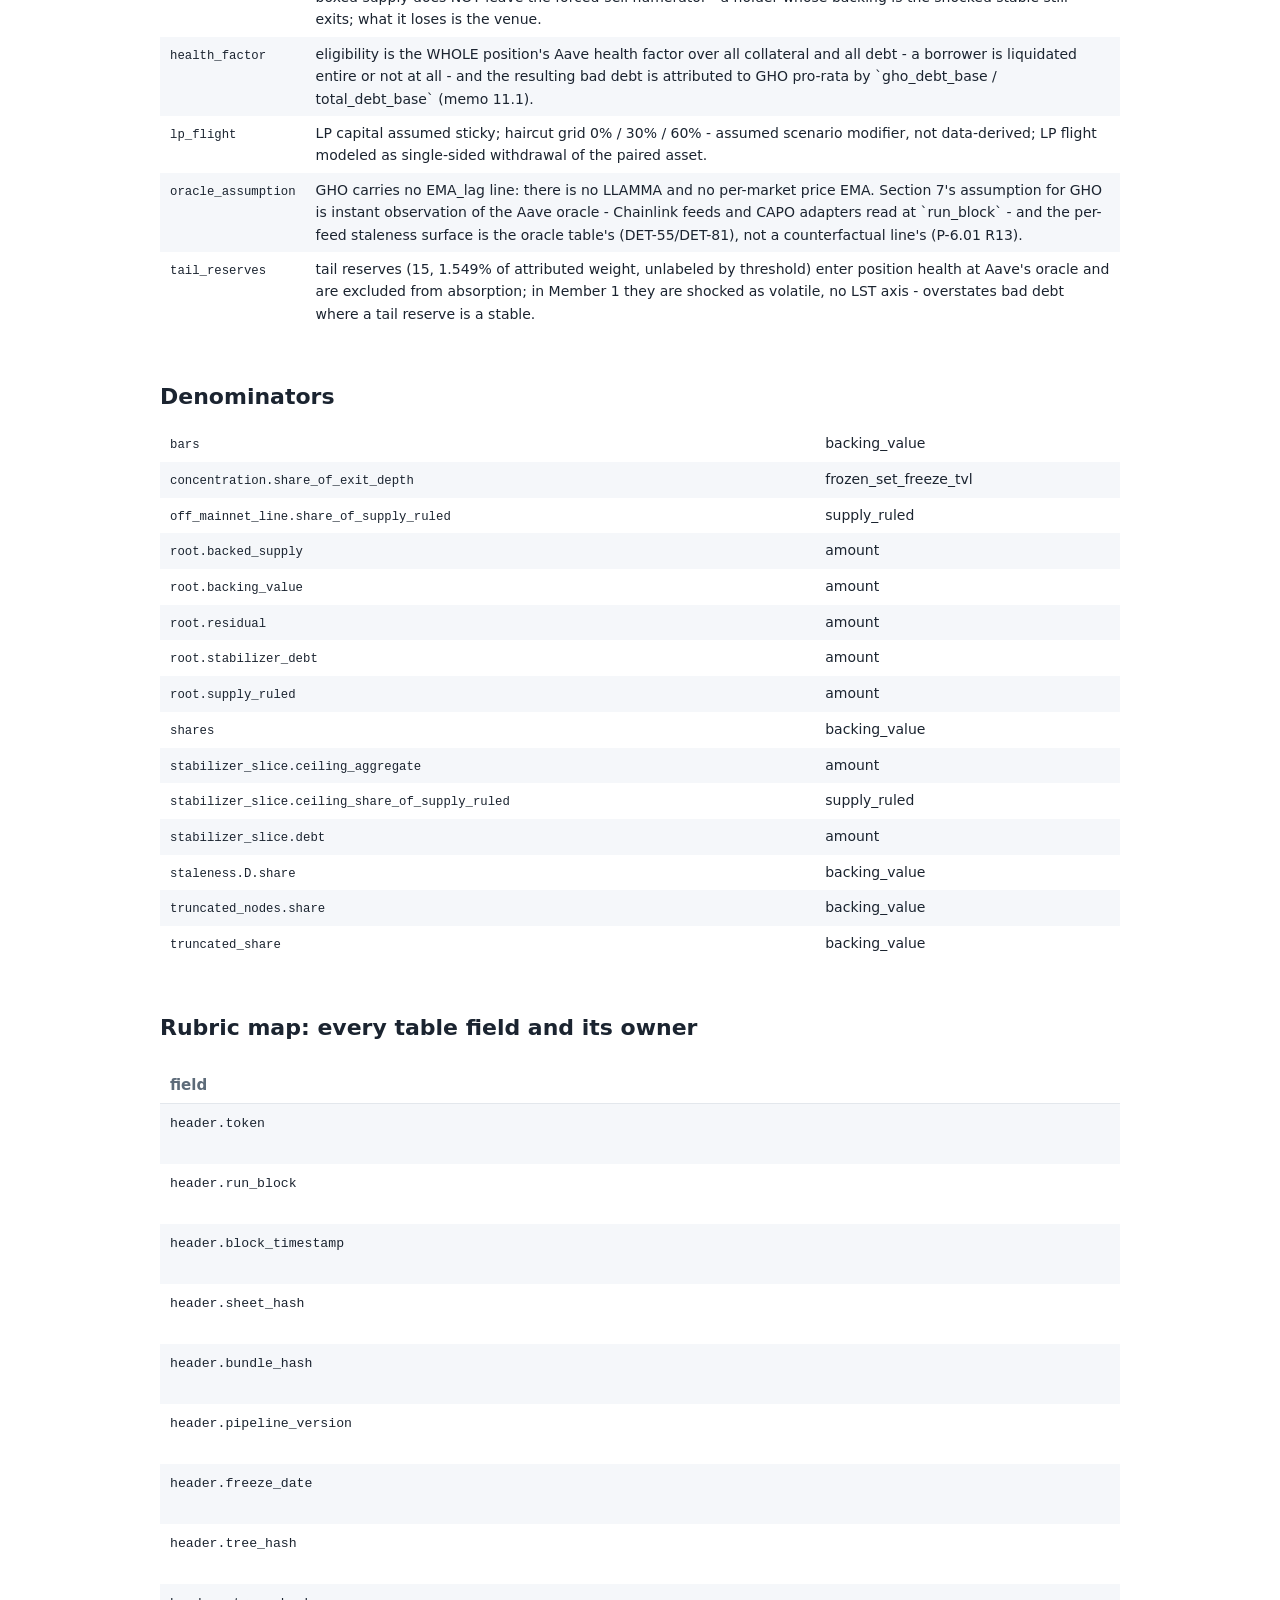
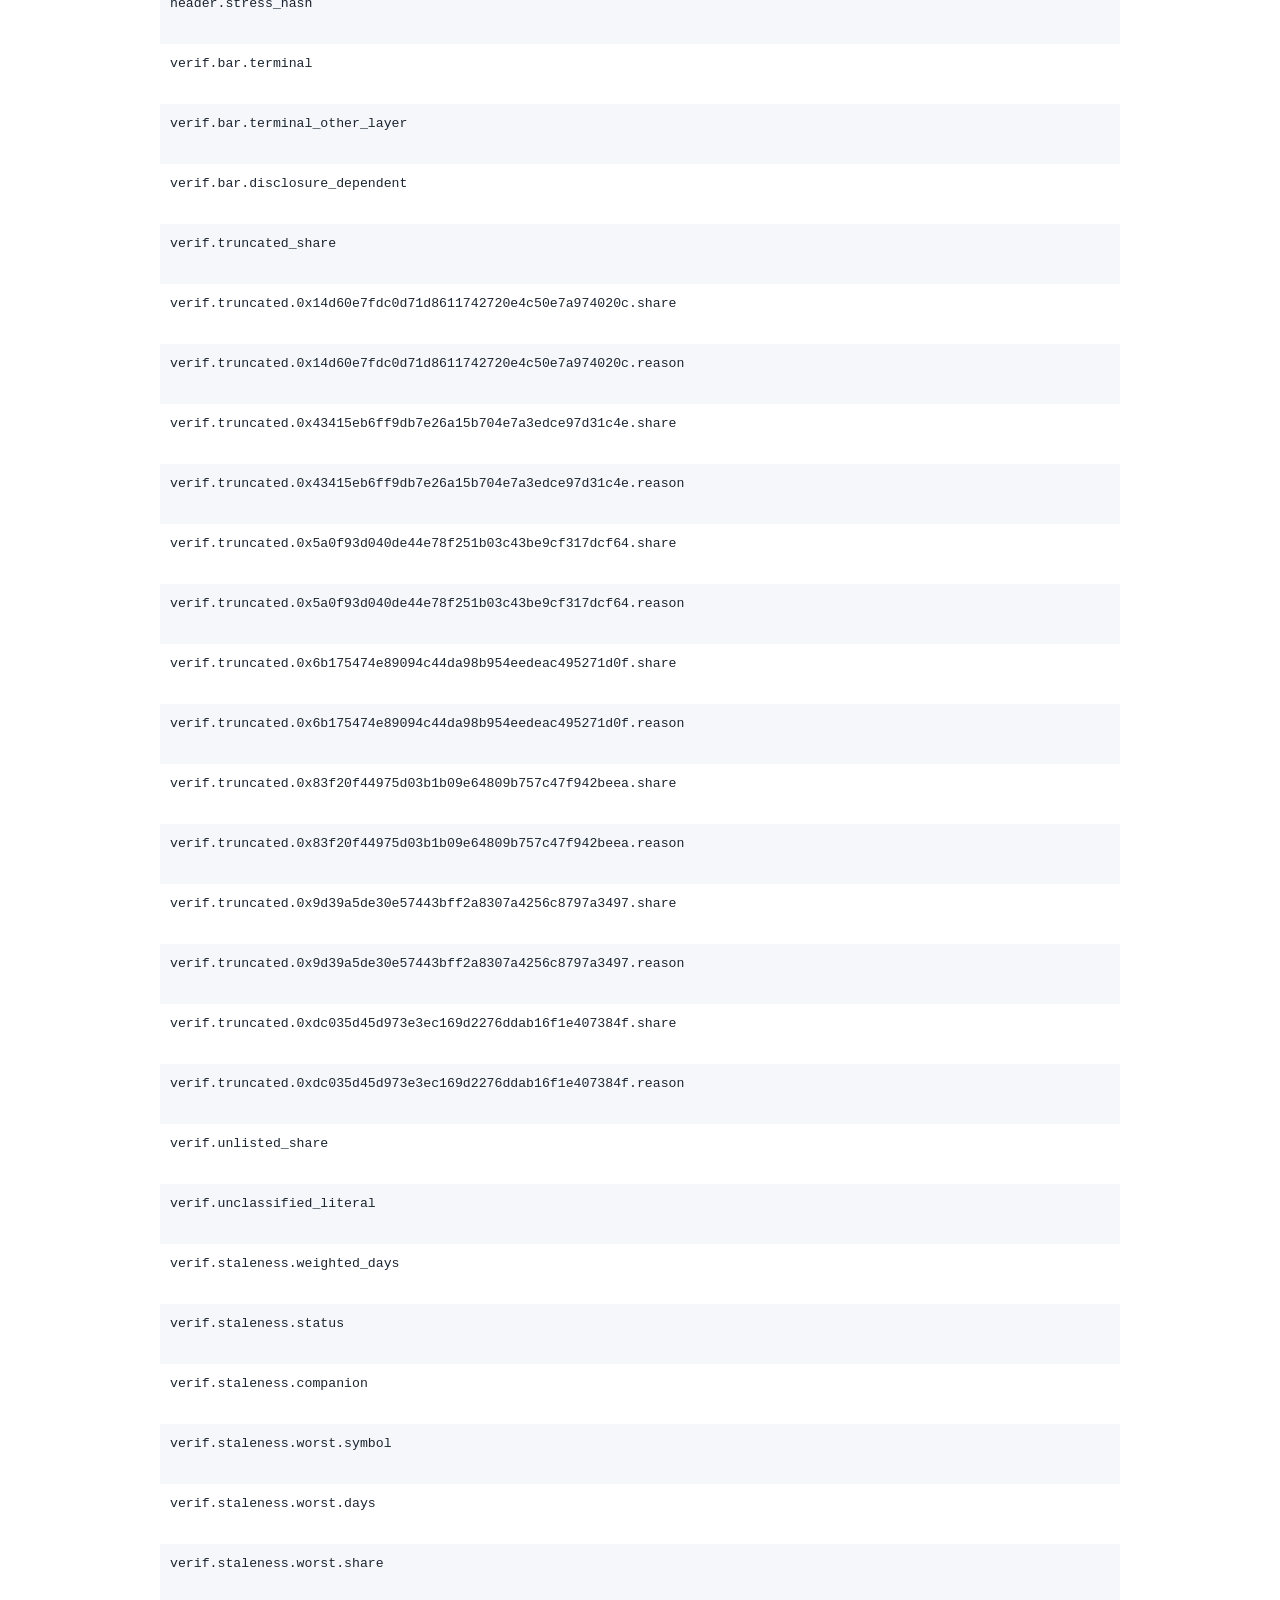
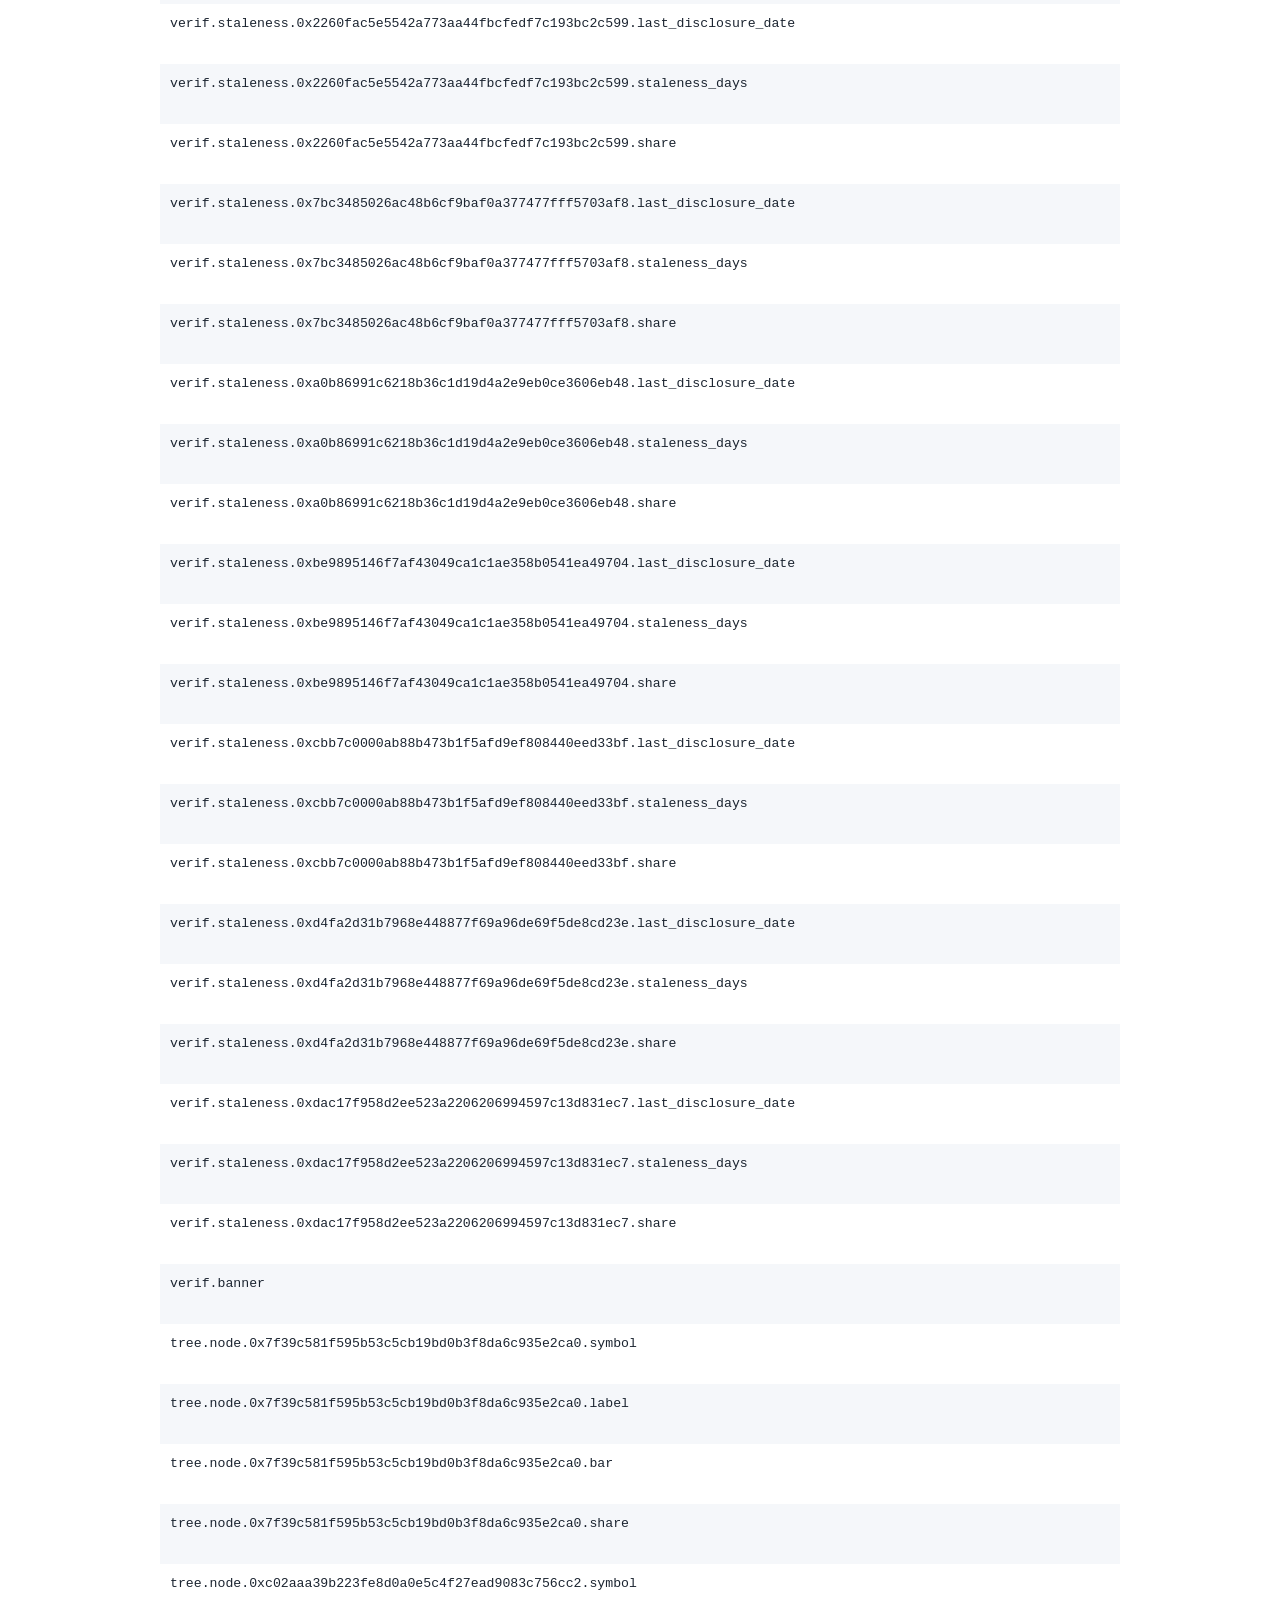
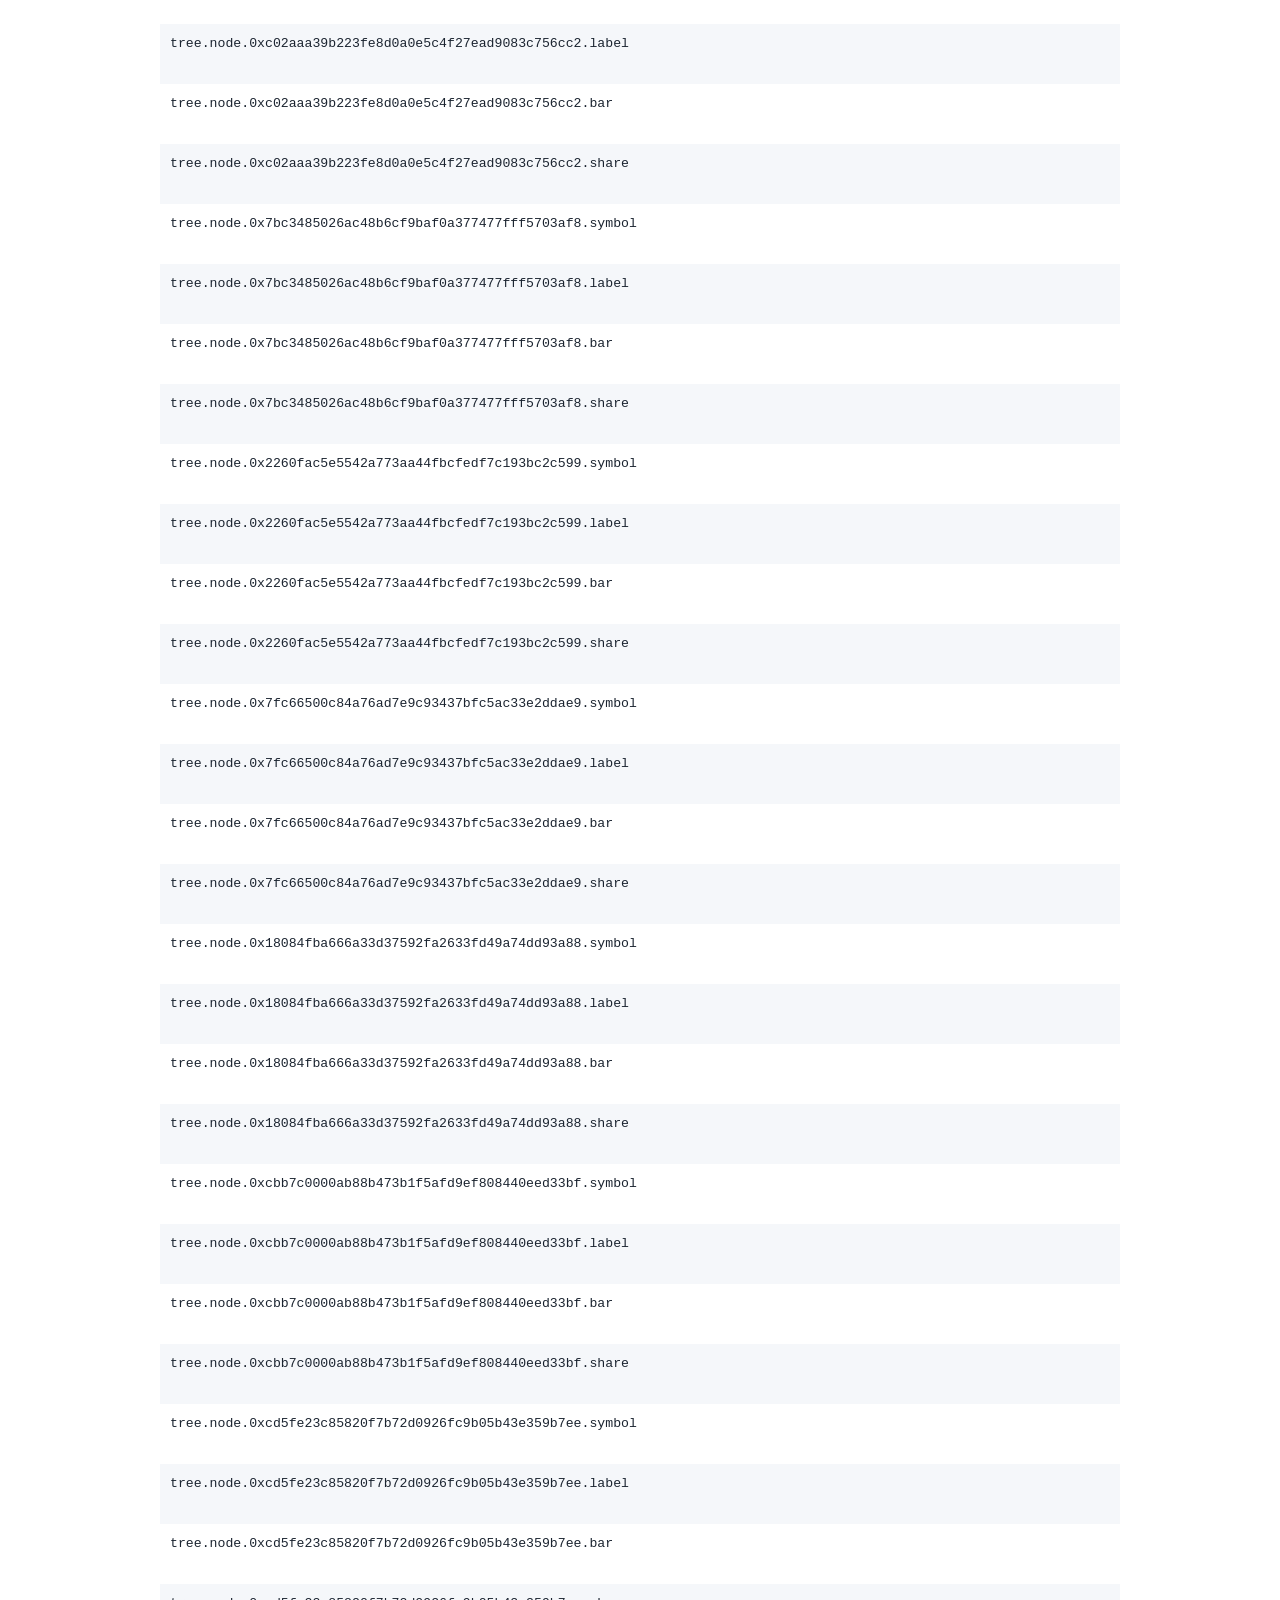
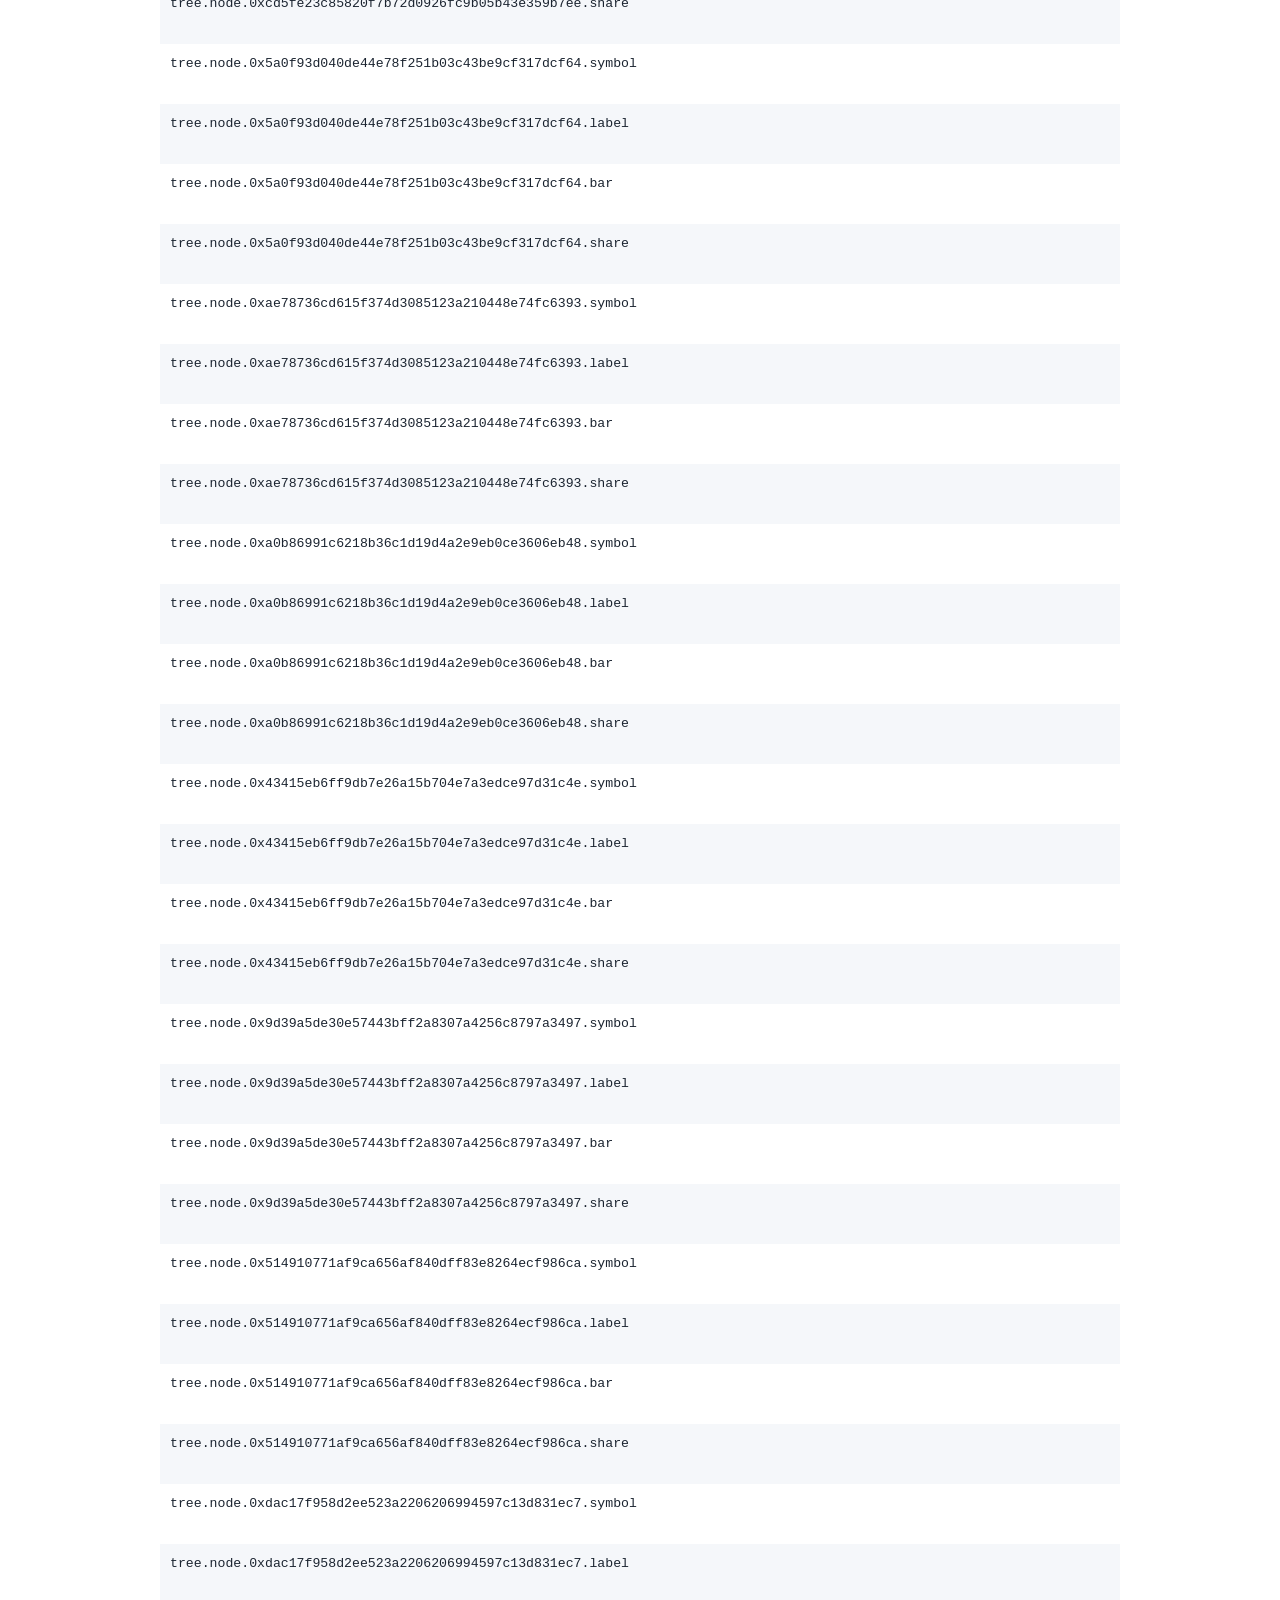
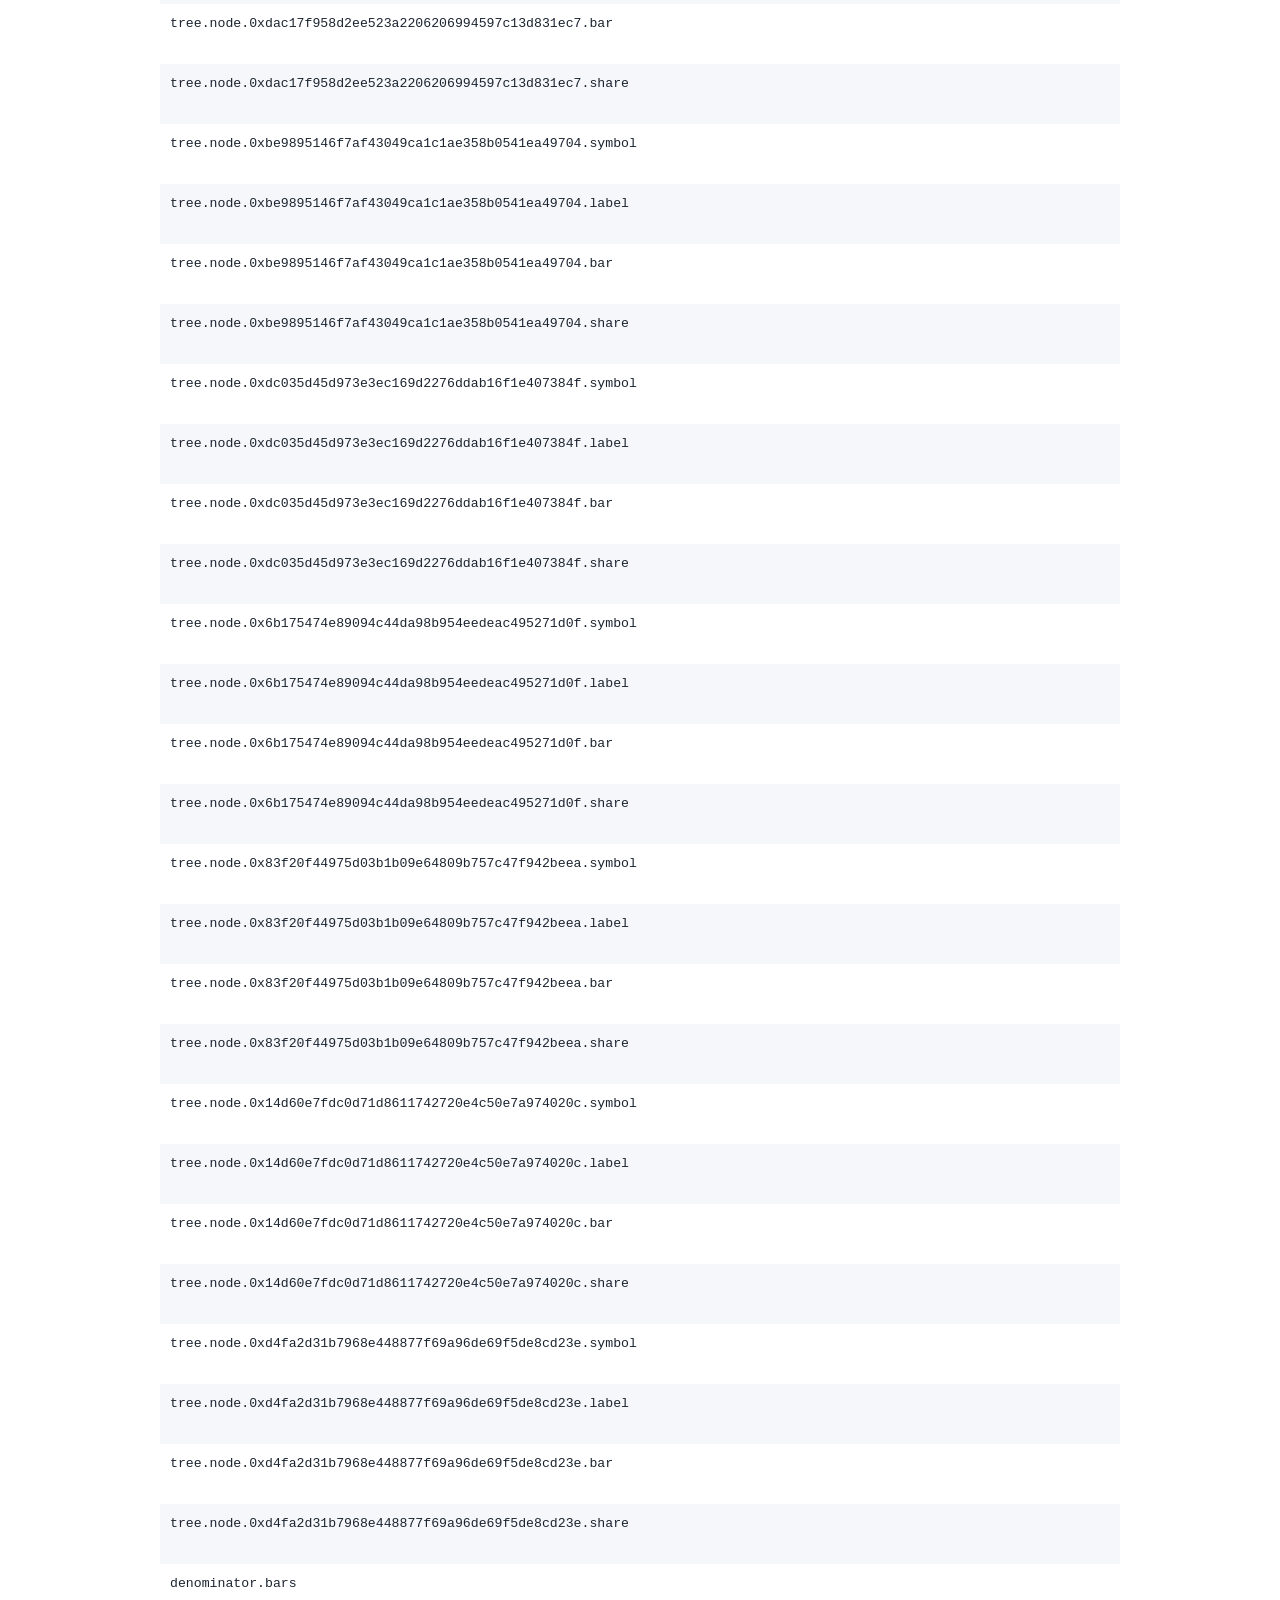
<file: out/site/GHO/appendix.html>
<!doctype html>
<html lang="en">
<head>
<meta charset="utf-8">
<meta name="viewport" content="width=device-width, initial-scale=1">
<title>GHO: appendix</title>
<link rel="stylesheet" href="../style.css">
</head>
<body>
<main>
<header class="page">
  <h1>GHO: appendix</h1>
  
  <div class="meta">
    read 2026-10-27 16:12 UTC · block 26285165 ·
    report <code title="2a37417006e02f004b47078768f0ff6eff980f9bf69b8f6bc8b910edfc001a34">2a374170</code> · intake sheet <code>45614b2b</code>
  </div>
  <nav class="links meta">
    <a href="../index.html">all tokens</a><a href="index.html">report</a><a href="appendix.html">appendix</a><a href="verify.html">verify</a>
  </nav>
</header>

<p class="prose">Every stress scenario (47 cells) from <a href="data/grid.json">grid.json</a>, the artifact literals the report body paraphrases, and the map from every table field to the rubric entry that owns it. The judge never receives this page's grid.</p>

<h2>Every scenario</h2>
<div class="scroll">
<table class="striped">
<tr><th>cell</th><th>member</th><th class="num">shock</th><th class="num">LST</th><th class="num">LP</th><th class="num">target</th><th class="num">m1 pre</th><th class="num">m1 post</th><th class="num">m1 gap</th><th class="num">m2 bad debt</th><th class="num">m2 % supply</th><th class="num">m3 forced sale</th><th class="num">m3 exit depth</th><th class="num">m3 ratio</th></tr>

<tr><td><code>M1-s20-d0-lp0</code></td><td>M1</td>
<td class="num">-20.0%</td><td class="num">0</td><td class="num">0</td><td class="num">—</td>
<td class="num">1.8532</td><td class="num">1.9426</td><td class="num">0.0894</td>
<td class="num">32,962.73</td><td class="num">&lt; 0.1%</td>
<td class="num">32,962.73</td><td class="num">61,969,038.86</td>
<td class="num">0.1%</td></tr>

<tr><td><code>M1-s20-d0-lp30</code></td><td>M1</td>
<td class="num">-20.0%</td><td class="num">0</td><td class="num">30.0%</td><td class="num">—</td>
<td class="num">1.8532</td><td class="num">1.9426</td><td class="num">0.0894</td>
<td class="num">32,962.73</td><td class="num">&lt; 0.1%</td>
<td class="num">32,962.73</td><td class="num">61,550,736.76</td>
<td class="num">0.1%</td></tr>

<tr><td><code>M1-s20-d0-lp60</code></td><td>M1</td>
<td class="num">-20.0%</td><td class="num">0</td><td class="num">60.0%</td><td class="num">—</td>
<td class="num">1.8532</td><td class="num">1.9426</td><td class="num">0.0894</td>
<td class="num">32,962.73</td><td class="num">&lt; 0.1%</td>
<td class="num">32,962.73</td><td class="num">61,233,887.01</td>
<td class="num">0.1%</td></tr>

<tr><td><code>M1-s20-d5-lp0</code></td><td>M1</td>
<td class="num">-20.0%</td><td class="num">5.0%</td><td class="num">0</td><td class="num">—</td>
<td class="num">1.8286</td><td class="num">1.9229</td><td class="num">0.0942</td>
<td class="num">32,963.59</td><td class="num">&lt; 0.1%</td>
<td class="num">32,963.59</td><td class="num">61,969,038.86</td>
<td class="num">0.1%</td></tr>

<tr><td><code>M1-s20-d5-lp30</code></td><td>M1</td>
<td class="num">-20.0%</td><td class="num">5.0%</td><td class="num">30.0%</td><td class="num">—</td>
<td class="num">1.8286</td><td class="num">1.9229</td><td class="num">0.0942</td>
<td class="num">32,963.59</td><td class="num">&lt; 0.1%</td>
<td class="num">32,963.59</td><td class="num">61,550,736.76</td>
<td class="num">0.1%</td></tr>

<tr><td><code>M1-s20-d5-lp60</code></td><td>M1</td>
<td class="num">-20.0%</td><td class="num">5.0%</td><td class="num">60.0%</td><td class="num">—</td>
<td class="num">1.8286</td><td class="num">1.9229</td><td class="num">0.0942</td>
<td class="num">32,963.59</td><td class="num">&lt; 0.1%</td>
<td class="num">32,963.59</td><td class="num">61,233,887.01</td>
<td class="num">0.1%</td></tr>

<tr><td><code>M1-s20-d10-lp0</code></td><td>M1</td>
<td class="num">-20.0%</td><td class="num">10.0%</td><td class="num">0</td><td class="num">—</td>
<td class="num">1.8040</td><td class="num">1.9020</td><td class="num">0.0980</td>
<td class="num">32,964.45</td><td class="num">&lt; 0.1%</td>
<td class="num">32,964.45</td><td class="num">61,969,038.86</td>
<td class="num">0.1%</td></tr>

<tr><td><code>M1-s20-d10-lp30</code></td><td>M1</td>
<td class="num">-20.0%</td><td class="num">10.0%</td><td class="num">30.0%</td><td class="num">—</td>
<td class="num">1.8040</td><td class="num">1.9020</td><td class="num">0.0980</td>
<td class="num">32,964.45</td><td class="num">&lt; 0.1%</td>
<td class="num">32,964.45</td><td class="num">61,550,736.76</td>
<td class="num">0.1%</td></tr>

<tr><td><code>M1-s20-d10-lp60</code></td><td>M1</td>
<td class="num">-20.0%</td><td class="num">10.0%</td><td class="num">60.0%</td><td class="num">—</td>
<td class="num">1.8040</td><td class="num">1.9020</td><td class="num">0.0980</td>
<td class="num">32,964.45</td><td class="num">&lt; 0.1%</td>
<td class="num">32,964.45</td><td class="num">61,233,887.01</td>
<td class="num">0.1%</td></tr>

<tr><td><code>M1-s35-d0-lp0</code></td><td>M1</td>
<td class="num">-35.0%</td><td class="num">0</td><td class="num">0</td><td class="num">—</td>
<td class="num">1.5265</td><td class="num">1.9695</td><td class="num">0.4430</td>
<td class="num">134,126.01</td><td class="num">&lt; 0.1%</td>
<td class="num">134,126.01</td><td class="num">61,969,038.86</td>
<td class="num">0.2%</td></tr>

<tr><td><code>M1-s35-d0-lp30</code></td><td>M1</td>
<td class="num">-35.0%</td><td class="num">0</td><td class="num">30.0%</td><td class="num">—</td>
<td class="num">1.5265</td><td class="num">1.9695</td><td class="num">0.4430</td>
<td class="num">134,126.01</td><td class="num">&lt; 0.1%</td>
<td class="num">134,126.01</td><td class="num">61,550,736.76</td>
<td class="num">0.2%</td></tr>

<tr><td><code>M1-s35-d0-lp60</code></td><td>M1</td>
<td class="num">-35.0%</td><td class="num">0</td><td class="num">60.0%</td><td class="num">—</td>
<td class="num">1.5265</td><td class="num">1.9695</td><td class="num">0.4430</td>
<td class="num">134,126.01</td><td class="num">&lt; 0.1%</td>
<td class="num">134,126.01</td><td class="num">61,233,887.01</td>
<td class="num">0.2%</td></tr>

<tr><td><code>M1-s35-d5-lp0</code></td><td>M1</td>
<td class="num">-35.0%</td><td class="num">5.0%</td><td class="num">0</td><td class="num">—</td>
<td class="num">1.5065</td><td class="num">1.9373</td><td class="num">0.4308</td>
<td class="num">239,655.50</td><td class="num">&lt; 0.1%</td>
<td class="num">239,655.50</td><td class="num">61,969,038.86</td>
<td class="num">0.4%</td></tr>

<tr><td><code>M1-s35-d5-lp30</code></td><td>M1</td>
<td class="num">-35.0%</td><td class="num">5.0%</td><td class="num">30.0%</td><td class="num">—</td>
<td class="num">1.5065</td><td class="num">1.9373</td><td class="num">0.4308</td>
<td class="num">239,655.50</td><td class="num">&lt; 0.1%</td>
<td class="num">239,655.50</td><td class="num">61,550,736.76</td>
<td class="num">0.4%</td></tr>

<tr><td><code>M1-s35-d5-lp60</code></td><td>M1</td>
<td class="num">-35.0%</td><td class="num">5.0%</td><td class="num">60.0%</td><td class="num">—</td>
<td class="num">1.5065</td><td class="num">1.9373</td><td class="num">0.4308</td>
<td class="num">239,655.50</td><td class="num">&lt; 0.1%</td>
<td class="num">239,655.50</td><td class="num">61,233,887.01</td>
<td class="num">0.4%</td></tr>

<tr><td><code>M1-s35-d10-lp0</code></td><td>M1</td>
<td class="num">-35.0%</td><td class="num">10.0%</td><td class="num">0</td><td class="num">—</td>
<td class="num">1.4865</td><td class="num">1.9285</td><td class="num">0.4419</td>
<td class="num">472,943.96</td><td class="num">0.1%</td>
<td class="num">472,943.96</td><td class="num">61,969,038.86</td>
<td class="num">0.8%</td></tr>

<tr><td><code>M1-s35-d10-lp30</code></td><td>M1</td>
<td class="num">-35.0%</td><td class="num">10.0%</td><td class="num">30.0%</td><td class="num">—</td>
<td class="num">1.4865</td><td class="num">1.9285</td><td class="num">0.4419</td>
<td class="num">472,943.96</td><td class="num">0.1%</td>
<td class="num">472,943.96</td><td class="num">61,550,736.76</td>
<td class="num">0.8%</td></tr>

<tr><td><code>M1-s35-d10-lp60</code></td><td>M1</td>
<td class="num">-35.0%</td><td class="num">10.0%</td><td class="num">60.0%</td><td class="num">—</td>
<td class="num">1.4865</td><td class="num">1.9285</td><td class="num">0.4419</td>
<td class="num">472,943.96</td><td class="num">0.1%</td>
<td class="num">472,943.96</td><td class="num">61,233,887.01</td>
<td class="num">0.8%</td></tr>

<tr><td><code>M1-s50-d0-lp0</code></td><td>M1</td>
<td class="num">-50.0%</td><td class="num">0</td><td class="num">0</td><td class="num">—</td>
<td class="num">1.1998</td><td class="num">1.7592</td><td class="num">0.5595</td>
<td class="num">5,033,058.35</td><td class="num">0.7%</td>
<td class="num">5,033,058.35</td><td class="num">61,969,038.86</td>
<td class="num">8.1%</td></tr>

<tr><td><code>M1-s50-d0-lp30</code></td><td>M1</td>
<td class="num">-50.0%</td><td class="num">0</td><td class="num">30.0%</td><td class="num">—</td>
<td class="num">1.1998</td><td class="num">1.7592</td><td class="num">0.5595</td>
<td class="num">5,033,058.35</td><td class="num">0.7%</td>
<td class="num">5,033,058.35</td><td class="num">61,550,736.76</td>
<td class="num">8.2%</td></tr>

<tr><td><code>M1-s50-d0-lp60</code></td><td>M1</td>
<td class="num">-50.0%</td><td class="num">0</td><td class="num">60.0%</td><td class="num">—</td>
<td class="num">1.1998</td><td class="num">1.7592</td><td class="num">0.5595</td>
<td class="num">5,033,058.35</td><td class="num">0.7%</td>
<td class="num">5,033,058.35</td><td class="num">61,233,887.01</td>
<td class="num">8.2%</td></tr>

<tr><td><code>M1-s50-d5-lp0</code></td><td>M1</td>
<td class="num">-50.0%</td><td class="num">5.0%</td><td class="num">0</td><td class="num">—</td>
<td class="num">1.1844</td><td class="num">1.7337</td><td class="num">0.5493</td>
<td class="num">5,614,371.43</td><td class="num">0.8%</td>
<td class="num">5,614,371.43</td><td class="num">61,969,038.86</td>
<td class="num">9.1%</td></tr>

<tr><td><code>M1-s50-d5-lp30</code></td><td>M1</td>
<td class="num">-50.0%</td><td class="num">5.0%</td><td class="num">30.0%</td><td class="num">—</td>
<td class="num">1.1844</td><td class="num">1.7337</td><td class="num">0.5493</td>
<td class="num">5,614,371.43</td><td class="num">0.8%</td>
<td class="num">5,614,371.43</td><td class="num">61,550,736.76</td>
<td class="num">9.1%</td></tr>

<tr><td><code>M1-s50-d5-lp60</code></td><td>M1</td>
<td class="num">-50.0%</td><td class="num">5.0%</td><td class="num">60.0%</td><td class="num">—</td>
<td class="num">1.1844</td><td class="num">1.7337</td><td class="num">0.5493</td>
<td class="num">5,614,371.43</td><td class="num">0.8%</td>
<td class="num">5,614,371.43</td><td class="num">61,233,887.01</td>
<td class="num">9.2%</td></tr>

<tr><td><code>M1-s50-d10-lp0</code></td><td>M1</td>
<td class="num">-50.0%</td><td class="num">10.0%</td><td class="num">0</td><td class="num">—</td>
<td class="num">1.1690</td><td class="num">1.7128</td><td class="num">0.5438</td>
<td class="num">6,237,261.62</td><td class="num">0.9%</td>
<td class="num">6,237,261.62</td><td class="num">61,969,038.86</td>
<td class="num">10.1%</td></tr>

<tr><td><code>M1-s50-d10-lp30</code></td><td>M1</td>
<td class="num">-50.0%</td><td class="num">10.0%</td><td class="num">30.0%</td><td class="num">—</td>
<td class="num">1.1690</td><td class="num">1.7128</td><td class="num">0.5438</td>
<td class="num">6,237,261.62</td><td class="num">0.9%</td>
<td class="num">6,237,261.62</td><td class="num">61,550,736.76</td>
<td class="num">10.1%</td></tr>

<tr><td><code>M1-s50-d10-lp60</code></td><td>M1</td>
<td class="num">-50.0%</td><td class="num">10.0%</td><td class="num">60.0%</td><td class="num">—</td>
<td class="num">1.1690</td><td class="num">1.7128</td><td class="num">0.5438</td>
<td class="num">6,237,261.62</td><td class="num">0.9%</td>
<td class="num">6,237,261.62</td><td class="num">61,233,887.01</td>
<td class="num">10.2%</td></tr>

<tr><td><code>M1-s70-d0-lp0</code></td><td>M1</td>
<td class="num">-70.0%</td><td class="num">0</td><td class="num">0</td><td class="num">—</td>
<td class="num">0.7641</td><td class="num">1.6692</td><td class="num">0.9051</td>
<td class="num">35,275,696.25</td><td class="num">5.0%</td>
<td class="num">35,275,696.25</td><td class="num">61,969,038.86</td>
<td class="num">56.9%</td></tr>

<tr><td><code>M1-s70-d0-lp30</code></td><td>M1</td>
<td class="num">-70.0%</td><td class="num">0</td><td class="num">30.0%</td><td class="num">—</td>
<td class="num">0.7641</td><td class="num">1.6692</td><td class="num">0.9051</td>
<td class="num">35,275,696.25</td><td class="num">5.0%</td>
<td class="num">35,275,696.25</td><td class="num">61,550,736.76</td>
<td class="num">57.3%</td></tr>

<tr><td><code>M1-s70-d0-lp60</code></td><td>M1</td>
<td class="num">-70.0%</td><td class="num">0</td><td class="num">60.0%</td><td class="num">—</td>
<td class="num">0.7641</td><td class="num">1.6692</td><td class="num">0.9051</td>
<td class="num">35,275,696.25</td><td class="num">5.0%</td>
<td class="num">35,275,696.25</td><td class="num">61,233,887.01</td>
<td class="num">57.6%</td></tr>

<tr><td><code>M1-s70-d5-lp0</code></td><td>M1</td>
<td class="num">-70.0%</td><td class="num">5.0%</td><td class="num">0</td><td class="num">—</td>
<td class="num">0.7549</td><td class="num">1.6683</td><td class="num">0.9134</td>
<td class="num">37,476,289.80</td><td class="num">5.4%</td>
<td class="num">37,476,289.80</td><td class="num">61,969,038.86</td>
<td class="num">60.5%</td></tr>

<tr><td><code>M1-s70-d5-lp30</code></td><td>M1</td>
<td class="num">-70.0%</td><td class="num">5.0%</td><td class="num">30.0%</td><td class="num">—</td>
<td class="num">0.7549</td><td class="num">1.6683</td><td class="num">0.9134</td>
<td class="num">37,476,289.80</td><td class="num">5.4%</td>
<td class="num">37,476,289.80</td><td class="num">61,550,736.76</td>
<td class="num">60.9%</td></tr>

<tr><td><code>M1-s70-d5-lp60</code></td><td>M1</td>
<td class="num">-70.0%</td><td class="num">5.0%</td><td class="num">60.0%</td><td class="num">—</td>
<td class="num">0.7549</td><td class="num">1.6683</td><td class="num">0.9134</td>
<td class="num">37,476,289.80</td><td class="num">5.4%</td>
<td class="num">37,476,289.80</td><td class="num">61,233,887.01</td>
<td class="num">61.2%</td></tr>

<tr><td><code>M1-s70-d10-lp0</code></td><td>M1</td>
<td class="num">-70.0%</td><td class="num">10.0%</td><td class="num">0</td><td class="num">—</td>
<td class="num">0.7457</td><td class="num">1.6622</td><td class="num">0.9165</td>
<td class="num">39,705,418.33</td><td class="num">5.7%</td>
<td class="num">39,705,418.33</td><td class="num">61,969,038.86</td>
<td class="num">64.1%</td></tr>

<tr><td><code>M1-s70-d10-lp30</code></td><td>M1</td>
<td class="num">-70.0%</td><td class="num">10.0%</td><td class="num">30.0%</td><td class="num">—</td>
<td class="num">0.7457</td><td class="num">1.6622</td><td class="num">0.9165</td>
<td class="num">39,705,418.33</td><td class="num">5.7%</td>
<td class="num">39,705,418.33</td><td class="num">61,550,736.76</td>
<td class="num">64.5%</td></tr>

<tr><td><code>M1-s70-d10-lp60</code></td><td>M1</td>
<td class="num">-70.0%</td><td class="num">10.0%</td><td class="num">60.0%</td><td class="num">—</td>
<td class="num">0.7457</td><td class="num">1.6622</td><td class="num">0.9165</td>
<td class="num">39,705,418.33</td><td class="num">5.7%</td>
<td class="num">39,705,418.33</td><td class="num">61,233,887.01</td>
<td class="num">64.8%</td></tr>

<tr><td><code>M2-t0.97-lp0</code></td><td>M2</td>
<td class="num">—</td><td class="num">—</td><td class="num">0</td><td class="num">0.9700</td>
<td class="num">0</td><td class="num">0</td><td class="num">0</td>
<td class="num">0</td><td class="num">0</td>
<td class="num">62,891,523.28</td><td class="num">735,151.84</td>
<td class="num">8554.9%</td></tr>

<tr><td><code>M2-t0.97-lp30</code></td><td>M2</td>
<td class="num">—</td><td class="num">—</td><td class="num">30.0%</td><td class="num">0.9700</td>
<td class="num">0</td><td class="num">0</td><td class="num">0</td>
<td class="num">0</td><td class="num">0</td>
<td class="num">62,891,523.28</td><td class="num">316,849.75</td>
<td class="num">19849.0%</td></tr>

<tr><td><code>M2-t0.97-lp60</code></td><td>M2</td>
<td class="num">—</td><td class="num">—</td><td class="num">60.0%</td><td class="num">0.9700</td>
<td class="num">0</td><td class="num">0</td><td class="num">0</td>
<td class="num">0</td><td class="num">0</td>
<td class="num">62,891,523.28</td><td class="num">0</td>
<td class="num">exit exhausted</td></tr>

<tr><td><code>M2-t0.93-lp0</code></td><td>M2</td>
<td class="num">—</td><td class="num">—</td><td class="num">0</td><td class="num">0.9300</td>
<td class="num">0</td><td class="num">0</td><td class="num">0</td>
<td class="num">0</td><td class="num">0</td>
<td class="num">62,891,523.28</td><td class="num">735,151.84</td>
<td class="num">8554.9%</td></tr>

<tr><td><code>M2-t0.93-lp30</code></td><td>M2</td>
<td class="num">—</td><td class="num">—</td><td class="num">30.0%</td><td class="num">0.9300</td>
<td class="num">0</td><td class="num">0</td><td class="num">0</td>
<td class="num">0</td><td class="num">0</td>
<td class="num">62,891,523.28</td><td class="num">316,849.75</td>
<td class="num">19849.0%</td></tr>

<tr><td><code>M2-t0.93-lp60</code></td><td>M2</td>
<td class="num">—</td><td class="num">—</td><td class="num">60.0%</td><td class="num">0.9300</td>
<td class="num">0</td><td class="num">0</td><td class="num">0</td>
<td class="num">0</td><td class="num">0</td>
<td class="num">62,891,523.28</td><td class="num">0</td>
<td class="num">exit exhausted</td></tr>

<tr><td><code>M2-t0.88-lp0</code></td><td>M2</td>
<td class="num">—</td><td class="num">—</td><td class="num">0</td><td class="num">0.8800</td>
<td class="num">0</td><td class="num">0</td><td class="num">0</td>
<td class="num">0</td><td class="num">0</td>
<td class="num">62,891,523.28</td><td class="num">735,151.84</td>
<td class="num">8554.9%</td></tr>

<tr><td><code>M2-t0.88-lp30</code></td><td>M2</td>
<td class="num">—</td><td class="num">—</td><td class="num">30.0%</td><td class="num">0.8800</td>
<td class="num">0</td><td class="num">0</td><td class="num">0</td>
<td class="num">0</td><td class="num">0</td>
<td class="num">62,891,523.28</td><td class="num">316,849.75</td>
<td class="num">19849.0%</td></tr>

<tr><td><code>M2-t0.88-lp60</code></td><td>M2</td>
<td class="num">—</td><td class="num">—</td><td class="num">60.0%</td><td class="num">0.8800</td>
<td class="num">0</td><td class="num">0</td><td class="num">0</td>
<td class="num">0</td><td class="num">0</td>
<td class="num">62,891,523.28</td><td class="num">0</td>
<td class="num">exit exhausted</td></tr>

<tr><td><code>M2-compound</code></td><td>M2_COMPOUND</td>
<td class="num">—</td><td class="num">—</td><td class="num">0</td><td class="num">0.9300</td>
<td class="num">0</td><td class="num">0</td><td class="num">0</td>
<td class="num">0</td><td class="num">0</td>
<td class="num">62,891,523.28</td><td class="num">735,151.84</td>
<td class="num">8554.9%</td></tr>

<tr><td><code>JOINT</code></td><td>JOINT</td>
<td class="num">-50.0%</td><td class="num">0</td><td class="num">0</td><td class="num">0.9300</td>
<td class="num">1.1998</td><td class="num">1.7592</td><td class="num">0.5595</td>
<td class="num">5,033,058.35</td><td class="num">0.7%</td>
<td class="num">67,924,581.63</td><td class="num">735,151.84</td>
<td class="num">9239.5%</td></tr>

</table>
</div>

<h2>Metric 4 per scenario</h2>

<details><summary><code>M1-s20-d0-lp0</code> (9 keys)</summary>
<table class="striped"><tr><td>which side binds liquidation capacity first: the GHO liquidators can source, or the collateral they can sell</td><td class="num">collateral_sellable</td></tr><tr><td>collateral liquidators can sell within the liquidation bonus, bounded by the analyst&#39;s dated sell-side capacity</td><td class="num">56,681,132.97</td></tr><tr><td>the counterfactual lines printed with this scenario</td><td class="num"></td></tr><tr><td>exit liquidity in this scenario</td><td class="num">61,969,038.86</td></tr><tr><td>GHO liquidators can source within the liquidation bonus: pool buy-side depth plus the GSMs&#39; remaining mint headroom</td><td class="num">248,181,862.71</td></tr><tr><td>GHO the GSMs can still mint before their exposure caps bind; one part of the GHO liquidators can source</td><td class="num">247,571,183.22</td></tr><tr><td>share of liquidity providers leaving in this scenario</td><td class="num">0</td></tr></table>
<h4>Facilitator bucket levels</h4>
<table class="striped"><tr><th>address</th><th class="num">GHO minted by each facilitator, which its bucket cap bounds; the cap limits recovery minting, not liquidation</th></tr>
<tr><td><code title="0x0cb7c2a2ab38aed3e6096631d7dba3dabf237134">0x0cb7c2…7134</code></td><td class="num">50,000,000.00</td></tr><tr><td><code title="0x2bd010ab5393ab51b601b99c4b33ba148d9466e9">0x2bd010…66e9</code></td><td class="num">50,000,000.00</td></tr><tr><td><code title="0x2ce01c87fec1b71a9041c52caed46fc5f4807285">0x2ce01c…7285</code></td><td class="num">45,000,000.00</td></tr><tr><td><code title="0x436dccc028322afc355f608cf582b7d7f19fdfed">0x436dcc…dfed</code></td><td class="num">50,000,000.00</td></tr><tr><td><code title="0x5513224daaeabca31af5280727878d52097afa05">0x551322…fa05</code></td><td class="num">135,000,000.00</td></tr><tr><td><code title="0xb639d208bcf0589d54fac24e655c79ec529762b8">0xb639d2…62b8</code></td><td class="num">0</td></tr><tr><td><code title="0xe10c78a3ac7f016ed2de1a89c5479b1039eab9ea">0xe10c78…b9ea</code></td><td class="num">59,000,000.00</td></tr><tr><td><code title="0xe9ac5231faecb633da0fe85fcb2785b8363427d2">0xe9ac52…27d2</code></td><td class="num">310,000,000.00</td></tr>
</table><h4>GSM freezers</h4>
<table class="striped"><tr><th>address</th><th class="num">the GSM&#39;s freezer routing: freezer_effective means the freezer can act, which removes that GSM from exit liquidity in a depeg scenario; in a collateral crash the GSM stays an exit venue</th></tr>
<tr><td><code title="0x3a3868898305f04bec7fea77becff04c13444112">0x3a3868…4112</code></td><td class="num">freezer_effective</td></tr><tr><td><code title="0x882285e62656b9623af136ce3078c6bdcc33f5e3">0x882285…f5e3</code></td><td class="num">freezer_effective</td></tr>
</table>
</details>

<details><summary><code>M1-s20-d0-lp30</code> (9 keys)</summary>
<table class="striped"><tr><td>which side binds liquidation capacity first: the GHO liquidators can source, or the collateral they can sell</td><td class="num">collateral_sellable</td></tr><tr><td>collateral liquidators can sell within the liquidation bonus, bounded by the analyst&#39;s dated sell-side capacity</td><td class="num">56,681,132.97</td></tr><tr><td>the counterfactual lines printed with this scenario</td><td class="num"></td></tr><tr><td>exit liquidity in this scenario</td><td class="num">61,550,736.76</td></tr><tr><td>GHO liquidators can source within the liquidation bonus: pool buy-side depth plus the GSMs&#39; remaining mint headroom</td><td class="num">248,181,862.71</td></tr><tr><td>GHO the GSMs can still mint before their exposure caps bind; one part of the GHO liquidators can source</td><td class="num">247,571,183.22</td></tr><tr><td>share of liquidity providers leaving in this scenario</td><td class="num">0.3000</td></tr></table>
<h4>Facilitator bucket levels</h4>
<table class="striped"><tr><th>address</th><th class="num">GHO minted by each facilitator, which its bucket cap bounds; the cap limits recovery minting, not liquidation</th></tr>
<tr><td><code title="0x0cb7c2a2ab38aed3e6096631d7dba3dabf237134">0x0cb7c2…7134</code></td><td class="num">50,000,000.00</td></tr><tr><td><code title="0x2bd010ab5393ab51b601b99c4b33ba148d9466e9">0x2bd010…66e9</code></td><td class="num">50,000,000.00</td></tr><tr><td><code title="0x2ce01c87fec1b71a9041c52caed46fc5f4807285">0x2ce01c…7285</code></td><td class="num">45,000,000.00</td></tr><tr><td><code title="0x436dccc028322afc355f608cf582b7d7f19fdfed">0x436dcc…dfed</code></td><td class="num">50,000,000.00</td></tr><tr><td><code title="0x5513224daaeabca31af5280727878d52097afa05">0x551322…fa05</code></td><td class="num">135,000,000.00</td></tr><tr><td><code title="0xb639d208bcf0589d54fac24e655c79ec529762b8">0xb639d2…62b8</code></td><td class="num">0</td></tr><tr><td><code title="0xe10c78a3ac7f016ed2de1a89c5479b1039eab9ea">0xe10c78…b9ea</code></td><td class="num">59,000,000.00</td></tr><tr><td><code title="0xe9ac5231faecb633da0fe85fcb2785b8363427d2">0xe9ac52…27d2</code></td><td class="num">310,000,000.00</td></tr>
</table><h4>GSM freezers</h4>
<table class="striped"><tr><th>address</th><th class="num">the GSM&#39;s freezer routing: freezer_effective means the freezer can act, which removes that GSM from exit liquidity in a depeg scenario; in a collateral crash the GSM stays an exit venue</th></tr>
<tr><td><code title="0x3a3868898305f04bec7fea77becff04c13444112">0x3a3868…4112</code></td><td class="num">freezer_effective</td></tr><tr><td><code title="0x882285e62656b9623af136ce3078c6bdcc33f5e3">0x882285…f5e3</code></td><td class="num">freezer_effective</td></tr>
</table>
</details>

<details><summary><code>M1-s20-d0-lp60</code> (9 keys)</summary>
<table class="striped"><tr><td>which side binds liquidation capacity first: the GHO liquidators can source, or the collateral they can sell</td><td class="num">collateral_sellable</td></tr><tr><td>collateral liquidators can sell within the liquidation bonus, bounded by the analyst&#39;s dated sell-side capacity</td><td class="num">56,681,132.97</td></tr><tr><td>the counterfactual lines printed with this scenario</td><td class="num"></td></tr><tr><td>exit liquidity in this scenario</td><td class="num">61,233,887.01</td></tr><tr><td>GHO liquidators can source within the liquidation bonus: pool buy-side depth plus the GSMs&#39; remaining mint headroom</td><td class="num">248,181,862.71</td></tr><tr><td>GHO the GSMs can still mint before their exposure caps bind; one part of the GHO liquidators can source</td><td class="num">247,571,183.22</td></tr><tr><td>share of liquidity providers leaving in this scenario</td><td class="num">0.6000</td></tr></table>
<h4>Facilitator bucket levels</h4>
<table class="striped"><tr><th>address</th><th class="num">GHO minted by each facilitator, which its bucket cap bounds; the cap limits recovery minting, not liquidation</th></tr>
<tr><td><code title="0x0cb7c2a2ab38aed3e6096631d7dba3dabf237134">0x0cb7c2…7134</code></td><td class="num">50,000,000.00</td></tr><tr><td><code title="0x2bd010ab5393ab51b601b99c4b33ba148d9466e9">0x2bd010…66e9</code></td><td class="num">50,000,000.00</td></tr><tr><td><code title="0x2ce01c87fec1b71a9041c52caed46fc5f4807285">0x2ce01c…7285</code></td><td class="num">45,000,000.00</td></tr><tr><td><code title="0x436dccc028322afc355f608cf582b7d7f19fdfed">0x436dcc…dfed</code></td><td class="num">50,000,000.00</td></tr><tr><td><code title="0x5513224daaeabca31af5280727878d52097afa05">0x551322…fa05</code></td><td class="num">135,000,000.00</td></tr><tr><td><code title="0xb639d208bcf0589d54fac24e655c79ec529762b8">0xb639d2…62b8</code></td><td class="num">0</td></tr><tr><td><code title="0xe10c78a3ac7f016ed2de1a89c5479b1039eab9ea">0xe10c78…b9ea</code></td><td class="num">59,000,000.00</td></tr><tr><td><code title="0xe9ac5231faecb633da0fe85fcb2785b8363427d2">0xe9ac52…27d2</code></td><td class="num">310,000,000.00</td></tr>
</table><h4>GSM freezers</h4>
<table class="striped"><tr><th>address</th><th class="num">the GSM&#39;s freezer routing: freezer_effective means the freezer can act, which removes that GSM from exit liquidity in a depeg scenario; in a collateral crash the GSM stays an exit venue</th></tr>
<tr><td><code title="0x3a3868898305f04bec7fea77becff04c13444112">0x3a3868…4112</code></td><td class="num">freezer_effective</td></tr><tr><td><code title="0x882285e62656b9623af136ce3078c6bdcc33f5e3">0x882285…f5e3</code></td><td class="num">freezer_effective</td></tr>
</table>
</details>

<details><summary><code>M1-s20-d5-lp0</code> (9 keys)</summary>
<table class="striped"><tr><td>which side binds liquidation capacity first: the GHO liquidators can source, or the collateral they can sell</td><td class="num">collateral_sellable</td></tr><tr><td>collateral liquidators can sell within the liquidation bonus, bounded by the analyst&#39;s dated sell-side capacity</td><td class="num">55,983,553.93</td></tr><tr><td>the counterfactual lines printed with this scenario</td><td class="num"></td></tr><tr><td>exit liquidity in this scenario</td><td class="num">61,969,038.86</td></tr><tr><td>GHO liquidators can source within the liquidation bonus: pool buy-side depth plus the GSMs&#39; remaining mint headroom</td><td class="num">248,181,862.71</td></tr><tr><td>GHO the GSMs can still mint before their exposure caps bind; one part of the GHO liquidators can source</td><td class="num">247,571,183.22</td></tr><tr><td>share of liquidity providers leaving in this scenario</td><td class="num">0</td></tr></table>
<h4>Facilitator bucket levels</h4>
<table class="striped"><tr><th>address</th><th class="num">GHO minted by each facilitator, which its bucket cap bounds; the cap limits recovery minting, not liquidation</th></tr>
<tr><td><code title="0x0cb7c2a2ab38aed3e6096631d7dba3dabf237134">0x0cb7c2…7134</code></td><td class="num">50,000,000.00</td></tr><tr><td><code title="0x2bd010ab5393ab51b601b99c4b33ba148d9466e9">0x2bd010…66e9</code></td><td class="num">50,000,000.00</td></tr><tr><td><code title="0x2ce01c87fec1b71a9041c52caed46fc5f4807285">0x2ce01c…7285</code></td><td class="num">45,000,000.00</td></tr><tr><td><code title="0x436dccc028322afc355f608cf582b7d7f19fdfed">0x436dcc…dfed</code></td><td class="num">50,000,000.00</td></tr><tr><td><code title="0x5513224daaeabca31af5280727878d52097afa05">0x551322…fa05</code></td><td class="num">135,000,000.00</td></tr><tr><td><code title="0xb639d208bcf0589d54fac24e655c79ec529762b8">0xb639d2…62b8</code></td><td class="num">0</td></tr><tr><td><code title="0xe10c78a3ac7f016ed2de1a89c5479b1039eab9ea">0xe10c78…b9ea</code></td><td class="num">59,000,000.00</td></tr><tr><td><code title="0xe9ac5231faecb633da0fe85fcb2785b8363427d2">0xe9ac52…27d2</code></td><td class="num">310,000,000.00</td></tr>
</table><h4>GSM freezers</h4>
<table class="striped"><tr><th>address</th><th class="num">the GSM&#39;s freezer routing: freezer_effective means the freezer can act, which removes that GSM from exit liquidity in a depeg scenario; in a collateral crash the GSM stays an exit venue</th></tr>
<tr><td><code title="0x3a3868898305f04bec7fea77becff04c13444112">0x3a3868…4112</code></td><td class="num">freezer_effective</td></tr><tr><td><code title="0x882285e62656b9623af136ce3078c6bdcc33f5e3">0x882285…f5e3</code></td><td class="num">freezer_effective</td></tr>
</table>
</details>

<details><summary><code>M1-s20-d5-lp30</code> (9 keys)</summary>
<table class="striped"><tr><td>which side binds liquidation capacity first: the GHO liquidators can source, or the collateral they can sell</td><td class="num">collateral_sellable</td></tr><tr><td>collateral liquidators can sell within the liquidation bonus, bounded by the analyst&#39;s dated sell-side capacity</td><td class="num">55,983,553.93</td></tr><tr><td>the counterfactual lines printed with this scenario</td><td class="num"></td></tr><tr><td>exit liquidity in this scenario</td><td class="num">61,550,736.76</td></tr><tr><td>GHO liquidators can source within the liquidation bonus: pool buy-side depth plus the GSMs&#39; remaining mint headroom</td><td class="num">248,181,862.71</td></tr><tr><td>GHO the GSMs can still mint before their exposure caps bind; one part of the GHO liquidators can source</td><td class="num">247,571,183.22</td></tr><tr><td>share of liquidity providers leaving in this scenario</td><td class="num">0.3000</td></tr></table>
<h4>Facilitator bucket levels</h4>
<table class="striped"><tr><th>address</th><th class="num">GHO minted by each facilitator, which its bucket cap bounds; the cap limits recovery minting, not liquidation</th></tr>
<tr><td><code title="0x0cb7c2a2ab38aed3e6096631d7dba3dabf237134">0x0cb7c2…7134</code></td><td class="num">50,000,000.00</td></tr><tr><td><code title="0x2bd010ab5393ab51b601b99c4b33ba148d9466e9">0x2bd010…66e9</code></td><td class="num">50,000,000.00</td></tr><tr><td><code title="0x2ce01c87fec1b71a9041c52caed46fc5f4807285">0x2ce01c…7285</code></td><td class="num">45,000,000.00</td></tr><tr><td><code title="0x436dccc028322afc355f608cf582b7d7f19fdfed">0x436dcc…dfed</code></td><td class="num">50,000,000.00</td></tr><tr><td><code title="0x5513224daaeabca31af5280727878d52097afa05">0x551322…fa05</code></td><td class="num">135,000,000.00</td></tr><tr><td><code title="0xb639d208bcf0589d54fac24e655c79ec529762b8">0xb639d2…62b8</code></td><td class="num">0</td></tr><tr><td><code title="0xe10c78a3ac7f016ed2de1a89c5479b1039eab9ea">0xe10c78…b9ea</code></td><td class="num">59,000,000.00</td></tr><tr><td><code title="0xe9ac5231faecb633da0fe85fcb2785b8363427d2">0xe9ac52…27d2</code></td><td class="num">310,000,000.00</td></tr>
</table><h4>GSM freezers</h4>
<table class="striped"><tr><th>address</th><th class="num">the GSM&#39;s freezer routing: freezer_effective means the freezer can act, which removes that GSM from exit liquidity in a depeg scenario; in a collateral crash the GSM stays an exit venue</th></tr>
<tr><td><code title="0x3a3868898305f04bec7fea77becff04c13444112">0x3a3868…4112</code></td><td class="num">freezer_effective</td></tr><tr><td><code title="0x882285e62656b9623af136ce3078c6bdcc33f5e3">0x882285…f5e3</code></td><td class="num">freezer_effective</td></tr>
</table>
</details>

<details><summary><code>M1-s20-d5-lp60</code> (9 keys)</summary>
<table class="striped"><tr><td>which side binds liquidation capacity first: the GHO liquidators can source, or the collateral they can sell</td><td class="num">collateral_sellable</td></tr><tr><td>collateral liquidators can sell within the liquidation bonus, bounded by the analyst&#39;s dated sell-side capacity</td><td class="num">55,983,553.93</td></tr><tr><td>the counterfactual lines printed with this scenario</td><td class="num"></td></tr><tr><td>exit liquidity in this scenario</td><td class="num">61,233,887.01</td></tr><tr><td>GHO liquidators can source within the liquidation bonus: pool buy-side depth plus the GSMs&#39; remaining mint headroom</td><td class="num">248,181,862.71</td></tr><tr><td>GHO the GSMs can still mint before their exposure caps bind; one part of the GHO liquidators can source</td><td class="num">247,571,183.22</td></tr><tr><td>share of liquidity providers leaving in this scenario</td><td class="num">0.6000</td></tr></table>
<h4>Facilitator bucket levels</h4>
<table class="striped"><tr><th>address</th><th class="num">GHO minted by each facilitator, which its bucket cap bounds; the cap limits recovery minting, not liquidation</th></tr>
<tr><td><code title="0x0cb7c2a2ab38aed3e6096631d7dba3dabf237134">0x0cb7c2…7134</code></td><td class="num">50,000,000.00</td></tr><tr><td><code title="0x2bd010ab5393ab51b601b99c4b33ba148d9466e9">0x2bd010…66e9</code></td><td class="num">50,000,000.00</td></tr><tr><td><code title="0x2ce01c87fec1b71a9041c52caed46fc5f4807285">0x2ce01c…7285</code></td><td class="num">45,000,000.00</td></tr><tr><td><code title="0x436dccc028322afc355f608cf582b7d7f19fdfed">0x436dcc…dfed</code></td><td class="num">50,000,000.00</td></tr><tr><td><code title="0x5513224daaeabca31af5280727878d52097afa05">0x551322…fa05</code></td><td class="num">135,000,000.00</td></tr><tr><td><code title="0xb639d208bcf0589d54fac24e655c79ec529762b8">0xb639d2…62b8</code></td><td class="num">0</td></tr><tr><td><code title="0xe10c78a3ac7f016ed2de1a89c5479b1039eab9ea">0xe10c78…b9ea</code></td><td class="num">59,000,000.00</td></tr><tr><td><code title="0xe9ac5231faecb633da0fe85fcb2785b8363427d2">0xe9ac52…27d2</code></td><td class="num">310,000,000.00</td></tr>
</table><h4>GSM freezers</h4>
<table class="striped"><tr><th>address</th><th class="num">the GSM&#39;s freezer routing: freezer_effective means the freezer can act, which removes that GSM from exit liquidity in a depeg scenario; in a collateral crash the GSM stays an exit venue</th></tr>
<tr><td><code title="0x3a3868898305f04bec7fea77becff04c13444112">0x3a3868…4112</code></td><td class="num">freezer_effective</td></tr><tr><td><code title="0x882285e62656b9623af136ce3078c6bdcc33f5e3">0x882285…f5e3</code></td><td class="num">freezer_effective</td></tr>
</table>
</details>

<details><summary><code>M1-s20-d10-lp0</code> (9 keys)</summary>
<table class="striped"><tr><td>which side binds liquidation capacity first: the GHO liquidators can source, or the collateral they can sell</td><td class="num">collateral_sellable</td></tr><tr><td>collateral liquidators can sell within the liquidation bonus, bounded by the analyst&#39;s dated sell-side capacity</td><td class="num">55,285,974.89</td></tr><tr><td>the counterfactual lines printed with this scenario</td><td class="num"></td></tr><tr><td>exit liquidity in this scenario</td><td class="num">61,969,038.86</td></tr><tr><td>GHO liquidators can source within the liquidation bonus: pool buy-side depth plus the GSMs&#39; remaining mint headroom</td><td class="num">248,181,862.71</td></tr><tr><td>GHO the GSMs can still mint before their exposure caps bind; one part of the GHO liquidators can source</td><td class="num">247,571,183.22</td></tr><tr><td>share of liquidity providers leaving in this scenario</td><td class="num">0</td></tr></table>
<h4>Facilitator bucket levels</h4>
<table class="striped"><tr><th>address</th><th class="num">GHO minted by each facilitator, which its bucket cap bounds; the cap limits recovery minting, not liquidation</th></tr>
<tr><td><code title="0x0cb7c2a2ab38aed3e6096631d7dba3dabf237134">0x0cb7c2…7134</code></td><td class="num">50,000,000.00</td></tr><tr><td><code title="0x2bd010ab5393ab51b601b99c4b33ba148d9466e9">0x2bd010…66e9</code></td><td class="num">50,000,000.00</td></tr><tr><td><code title="0x2ce01c87fec1b71a9041c52caed46fc5f4807285">0x2ce01c…7285</code></td><td class="num">45,000,000.00</td></tr><tr><td><code title="0x436dccc028322afc355f608cf582b7d7f19fdfed">0x436dcc…dfed</code></td><td class="num">50,000,000.00</td></tr><tr><td><code title="0x5513224daaeabca31af5280727878d52097afa05">0x551322…fa05</code></td><td class="num">135,000,000.00</td></tr><tr><td><code title="0xb639d208bcf0589d54fac24e655c79ec529762b8">0xb639d2…62b8</code></td><td class="num">0</td></tr><tr><td><code title="0xe10c78a3ac7f016ed2de1a89c5479b1039eab9ea">0xe10c78…b9ea</code></td><td class="num">59,000,000.00</td></tr><tr><td><code title="0xe9ac5231faecb633da0fe85fcb2785b8363427d2">0xe9ac52…27d2</code></td><td class="num">310,000,000.00</td></tr>
</table><h4>GSM freezers</h4>
<table class="striped"><tr><th>address</th><th class="num">the GSM&#39;s freezer routing: freezer_effective means the freezer can act, which removes that GSM from exit liquidity in a depeg scenario; in a collateral crash the GSM stays an exit venue</th></tr>
<tr><td><code title="0x3a3868898305f04bec7fea77becff04c13444112">0x3a3868…4112</code></td><td class="num">freezer_effective</td></tr><tr><td><code title="0x882285e62656b9623af136ce3078c6bdcc33f5e3">0x882285…f5e3</code></td><td class="num">freezer_effective</td></tr>
</table>
</details>

<details><summary><code>M1-s20-d10-lp30</code> (9 keys)</summary>
<table class="striped"><tr><td>which side binds liquidation capacity first: the GHO liquidators can source, or the collateral they can sell</td><td class="num">collateral_sellable</td></tr><tr><td>collateral liquidators can sell within the liquidation bonus, bounded by the analyst&#39;s dated sell-side capacity</td><td class="num">55,285,974.89</td></tr><tr><td>the counterfactual lines printed with this scenario</td><td class="num"></td></tr><tr><td>exit liquidity in this scenario</td><td class="num">61,550,736.76</td></tr><tr><td>GHO liquidators can source within the liquidation bonus: pool buy-side depth plus the GSMs&#39; remaining mint headroom</td><td class="num">248,181,862.71</td></tr><tr><td>GHO the GSMs can still mint before their exposure caps bind; one part of the GHO liquidators can source</td><td class="num">247,571,183.22</td></tr><tr><td>share of liquidity providers leaving in this scenario</td><td class="num">0.3000</td></tr></table>
<h4>Facilitator bucket levels</h4>
<table class="striped"><tr><th>address</th><th class="num">GHO minted by each facilitator, which its bucket cap bounds; the cap limits recovery minting, not liquidation</th></tr>
<tr><td><code title="0x0cb7c2a2ab38aed3e6096631d7dba3dabf237134">0x0cb7c2…7134</code></td><td class="num">50,000,000.00</td></tr><tr><td><code title="0x2bd010ab5393ab51b601b99c4b33ba148d9466e9">0x2bd010…66e9</code></td><td class="num">50,000,000.00</td></tr><tr><td><code title="0x2ce01c87fec1b71a9041c52caed46fc5f4807285">0x2ce01c…7285</code></td><td class="num">45,000,000.00</td></tr><tr><td><code title="0x436dccc028322afc355f608cf582b7d7f19fdfed">0x436dcc…dfed</code></td><td class="num">50,000,000.00</td></tr><tr><td><code title="0x5513224daaeabca31af5280727878d52097afa05">0x551322…fa05</code></td><td class="num">135,000,000.00</td></tr><tr><td><code title="0xb639d208bcf0589d54fac24e655c79ec529762b8">0xb639d2…62b8</code></td><td class="num">0</td></tr><tr><td><code title="0xe10c78a3ac7f016ed2de1a89c5479b1039eab9ea">0xe10c78…b9ea</code></td><td class="num">59,000,000.00</td></tr><tr><td><code title="0xe9ac5231faecb633da0fe85fcb2785b8363427d2">0xe9ac52…27d2</code></td><td class="num">310,000,000.00</td></tr>
</table><h4>GSM freezers</h4>
<table class="striped"><tr><th>address</th><th class="num">the GSM&#39;s freezer routing: freezer_effective means the freezer can act, which removes that GSM from exit liquidity in a depeg scenario; in a collateral crash the GSM stays an exit venue</th></tr>
<tr><td><code title="0x3a3868898305f04bec7fea77becff04c13444112">0x3a3868…4112</code></td><td class="num">freezer_effective</td></tr><tr><td><code title="0x882285e62656b9623af136ce3078c6bdcc33f5e3">0x882285…f5e3</code></td><td class="num">freezer_effective</td></tr>
</table>
</details>

<details><summary><code>M1-s20-d10-lp60</code> (9 keys)</summary>
<table class="striped"><tr><td>which side binds liquidation capacity first: the GHO liquidators can source, or the collateral they can sell</td><td class="num">collateral_sellable</td></tr><tr><td>collateral liquidators can sell within the liquidation bonus, bounded by the analyst&#39;s dated sell-side capacity</td><td class="num">55,285,974.89</td></tr><tr><td>the counterfactual lines printed with this scenario</td><td class="num"></td></tr><tr><td>exit liquidity in this scenario</td><td class="num">61,233,887.01</td></tr><tr><td>GHO liquidators can source within the liquidation bonus: pool buy-side depth plus the GSMs&#39; remaining mint headroom</td><td class="num">248,181,862.71</td></tr><tr><td>GHO the GSMs can still mint before their exposure caps bind; one part of the GHO liquidators can source</td><td class="num">247,571,183.22</td></tr><tr><td>share of liquidity providers leaving in this scenario</td><td class="num">0.6000</td></tr></table>
<h4>Facilitator bucket levels</h4>
<table class="striped"><tr><th>address</th><th class="num">GHO minted by each facilitator, which its bucket cap bounds; the cap limits recovery minting, not liquidation</th></tr>
<tr><td><code title="0x0cb7c2a2ab38aed3e6096631d7dba3dabf237134">0x0cb7c2…7134</code></td><td class="num">50,000,000.00</td></tr><tr><td><code title="0x2bd010ab5393ab51b601b99c4b33ba148d9466e9">0x2bd010…66e9</code></td><td class="num">50,000,000.00</td></tr><tr><td><code title="0x2ce01c87fec1b71a9041c52caed46fc5f4807285">0x2ce01c…7285</code></td><td class="num">45,000,000.00</td></tr><tr><td><code title="0x436dccc028322afc355f608cf582b7d7f19fdfed">0x436dcc…dfed</code></td><td class="num">50,000,000.00</td></tr><tr><td><code title="0x5513224daaeabca31af5280727878d52097afa05">0x551322…fa05</code></td><td class="num">135,000,000.00</td></tr><tr><td><code title="0xb639d208bcf0589d54fac24e655c79ec529762b8">0xb639d2…62b8</code></td><td class="num">0</td></tr><tr><td><code title="0xe10c78a3ac7f016ed2de1a89c5479b1039eab9ea">0xe10c78…b9ea</code></td><td class="num">59,000,000.00</td></tr><tr><td><code title="0xe9ac5231faecb633da0fe85fcb2785b8363427d2">0xe9ac52…27d2</code></td><td class="num">310,000,000.00</td></tr>
</table><h4>GSM freezers</h4>
<table class="striped"><tr><th>address</th><th class="num">the GSM&#39;s freezer routing: freezer_effective means the freezer can act, which removes that GSM from exit liquidity in a depeg scenario; in a collateral crash the GSM stays an exit venue</th></tr>
<tr><td><code title="0x3a3868898305f04bec7fea77becff04c13444112">0x3a3868…4112</code></td><td class="num">freezer_effective</td></tr><tr><td><code title="0x882285e62656b9623af136ce3078c6bdcc33f5e3">0x882285…f5e3</code></td><td class="num">freezer_effective</td></tr>
</table>
</details>

<details><summary><code>M1-s35-d0-lp0</code> (9 keys)</summary>
<table class="striped"><tr><td>which side binds liquidation capacity first: the GHO liquidators can source, or the collateral they can sell</td><td class="num">collateral_sellable</td></tr><tr><td>collateral liquidators can sell within the liquidation bonus, bounded by the analyst&#39;s dated sell-side capacity</td><td class="num">46,053,420.54</td></tr><tr><td>the counterfactual lines printed with this scenario</td><td class="num"></td></tr><tr><td>exit liquidity in this scenario</td><td class="num">61,969,038.86</td></tr><tr><td>GHO liquidators can source within the liquidation bonus: pool buy-side depth plus the GSMs&#39; remaining mint headroom</td><td class="num">248,181,862.71</td></tr><tr><td>GHO the GSMs can still mint before their exposure caps bind; one part of the GHO liquidators can source</td><td class="num">247,571,183.22</td></tr><tr><td>share of liquidity providers leaving in this scenario</td><td class="num">0</td></tr></table>
<h4>Facilitator bucket levels</h4>
<table class="striped"><tr><th>address</th><th class="num">GHO minted by each facilitator, which its bucket cap bounds; the cap limits recovery minting, not liquidation</th></tr>
<tr><td><code title="0x0cb7c2a2ab38aed3e6096631d7dba3dabf237134">0x0cb7c2…7134</code></td><td class="num">50,000,000.00</td></tr><tr><td><code title="0x2bd010ab5393ab51b601b99c4b33ba148d9466e9">0x2bd010…66e9</code></td><td class="num">50,000,000.00</td></tr><tr><td><code title="0x2ce01c87fec1b71a9041c52caed46fc5f4807285">0x2ce01c…7285</code></td><td class="num">45,000,000.00</td></tr><tr><td><code title="0x436dccc028322afc355f608cf582b7d7f19fdfed">0x436dcc…dfed</code></td><td class="num">50,000,000.00</td></tr><tr><td><code title="0x5513224daaeabca31af5280727878d52097afa05">0x551322…fa05</code></td><td class="num">135,000,000.00</td></tr><tr><td><code title="0xb639d208bcf0589d54fac24e655c79ec529762b8">0xb639d2…62b8</code></td><td class="num">0</td></tr><tr><td><code title="0xe10c78a3ac7f016ed2de1a89c5479b1039eab9ea">0xe10c78…b9ea</code></td><td class="num">59,000,000.00</td></tr><tr><td><code title="0xe9ac5231faecb633da0fe85fcb2785b8363427d2">0xe9ac52…27d2</code></td><td class="num">310,000,000.00</td></tr>
</table><h4>GSM freezers</h4>
<table class="striped"><tr><th>address</th><th class="num">the GSM&#39;s freezer routing: freezer_effective means the freezer can act, which removes that GSM from exit liquidity in a depeg scenario; in a collateral crash the GSM stays an exit venue</th></tr>
<tr><td><code title="0x3a3868898305f04bec7fea77becff04c13444112">0x3a3868…4112</code></td><td class="num">freezer_effective</td></tr><tr><td><code title="0x882285e62656b9623af136ce3078c6bdcc33f5e3">0x882285…f5e3</code></td><td class="num">freezer_effective</td></tr>
</table>
</details>

<details><summary><code>M1-s35-d0-lp30</code> (9 keys)</summary>
<table class="striped"><tr><td>which side binds liquidation capacity first: the GHO liquidators can source, or the collateral they can sell</td><td class="num">collateral_sellable</td></tr><tr><td>collateral liquidators can sell within the liquidation bonus, bounded by the analyst&#39;s dated sell-side capacity</td><td class="num">46,053,420.54</td></tr><tr><td>the counterfactual lines printed with this scenario</td><td class="num"></td></tr><tr><td>exit liquidity in this scenario</td><td class="num">61,550,736.76</td></tr><tr><td>GHO liquidators can source within the liquidation bonus: pool buy-side depth plus the GSMs&#39; remaining mint headroom</td><td class="num">248,181,862.71</td></tr><tr><td>GHO the GSMs can still mint before their exposure caps bind; one part of the GHO liquidators can source</td><td class="num">247,571,183.22</td></tr><tr><td>share of liquidity providers leaving in this scenario</td><td class="num">0.3000</td></tr></table>
<h4>Facilitator bucket levels</h4>
<table class="striped"><tr><th>address</th><th class="num">GHO minted by each facilitator, which its bucket cap bounds; the cap limits recovery minting, not liquidation</th></tr>
<tr><td><code title="0x0cb7c2a2ab38aed3e6096631d7dba3dabf237134">0x0cb7c2…7134</code></td><td class="num">50,000,000.00</td></tr><tr><td><code title="0x2bd010ab5393ab51b601b99c4b33ba148d9466e9">0x2bd010…66e9</code></td><td class="num">50,000,000.00</td></tr><tr><td><code title="0x2ce01c87fec1b71a9041c52caed46fc5f4807285">0x2ce01c…7285</code></td><td class="num">45,000,000.00</td></tr><tr><td><code title="0x436dccc028322afc355f608cf582b7d7f19fdfed">0x436dcc…dfed</code></td><td class="num">50,000,000.00</td></tr><tr><td><code title="0x5513224daaeabca31af5280727878d52097afa05">0x551322…fa05</code></td><td class="num">135,000,000.00</td></tr><tr><td><code title="0xb639d208bcf0589d54fac24e655c79ec529762b8">0xb639d2…62b8</code></td><td class="num">0</td></tr><tr><td><code title="0xe10c78a3ac7f016ed2de1a89c5479b1039eab9ea">0xe10c78…b9ea</code></td><td class="num">59,000,000.00</td></tr><tr><td><code title="0xe9ac5231faecb633da0fe85fcb2785b8363427d2">0xe9ac52…27d2</code></td><td class="num">310,000,000.00</td></tr>
</table><h4>GSM freezers</h4>
<table class="striped"><tr><th>address</th><th class="num">the GSM&#39;s freezer routing: freezer_effective means the freezer can act, which removes that GSM from exit liquidity in a depeg scenario; in a collateral crash the GSM stays an exit venue</th></tr>
<tr><td><code title="0x3a3868898305f04bec7fea77becff04c13444112">0x3a3868…4112</code></td><td class="num">freezer_effective</td></tr><tr><td><code title="0x882285e62656b9623af136ce3078c6bdcc33f5e3">0x882285…f5e3</code></td><td class="num">freezer_effective</td></tr>
</table>
</details>

<details><summary><code>M1-s35-d0-lp60</code> (9 keys)</summary>
<table class="striped"><tr><td>which side binds liquidation capacity first: the GHO liquidators can source, or the collateral they can sell</td><td class="num">collateral_sellable</td></tr><tr><td>collateral liquidators can sell within the liquidation bonus, bounded by the analyst&#39;s dated sell-side capacity</td><td class="num">46,053,420.54</td></tr><tr><td>the counterfactual lines printed with this scenario</td><td class="num"></td></tr><tr><td>exit liquidity in this scenario</td><td class="num">61,233,887.01</td></tr><tr><td>GHO liquidators can source within the liquidation bonus: pool buy-side depth plus the GSMs&#39; remaining mint headroom</td><td class="num">248,181,862.71</td></tr><tr><td>GHO the GSMs can still mint before their exposure caps bind; one part of the GHO liquidators can source</td><td class="num">247,571,183.22</td></tr><tr><td>share of liquidity providers leaving in this scenario</td><td class="num">0.6000</td></tr></table>
<h4>Facilitator bucket levels</h4>
<table class="striped"><tr><th>address</th><th class="num">GHO minted by each facilitator, which its bucket cap bounds; the cap limits recovery minting, not liquidation</th></tr>
<tr><td><code title="0x0cb7c2a2ab38aed3e6096631d7dba3dabf237134">0x0cb7c2…7134</code></td><td class="num">50,000,000.00</td></tr><tr><td><code title="0x2bd010ab5393ab51b601b99c4b33ba148d9466e9">0x2bd010…66e9</code></td><td class="num">50,000,000.00</td></tr><tr><td><code title="0x2ce01c87fec1b71a9041c52caed46fc5f4807285">0x2ce01c…7285</code></td><td class="num">45,000,000.00</td></tr><tr><td><code title="0x436dccc028322afc355f608cf582b7d7f19fdfed">0x436dcc…dfed</code></td><td class="num">50,000,000.00</td></tr><tr><td><code title="0x5513224daaeabca31af5280727878d52097afa05">0x551322…fa05</code></td><td class="num">135,000,000.00</td></tr><tr><td><code title="0xb639d208bcf0589d54fac24e655c79ec529762b8">0xb639d2…62b8</code></td><td class="num">0</td></tr><tr><td><code title="0xe10c78a3ac7f016ed2de1a89c5479b1039eab9ea">0xe10c78…b9ea</code></td><td class="num">59,000,000.00</td></tr><tr><td><code title="0xe9ac5231faecb633da0fe85fcb2785b8363427d2">0xe9ac52…27d2</code></td><td class="num">310,000,000.00</td></tr>
</table><h4>GSM freezers</h4>
<table class="striped"><tr><th>address</th><th class="num">the GSM&#39;s freezer routing: freezer_effective means the freezer can act, which removes that GSM from exit liquidity in a depeg scenario; in a collateral crash the GSM stays an exit venue</th></tr>
<tr><td><code title="0x3a3868898305f04bec7fea77becff04c13444112">0x3a3868…4112</code></td><td class="num">freezer_effective</td></tr><tr><td><code title="0x882285e62656b9623af136ce3078c6bdcc33f5e3">0x882285…f5e3</code></td><td class="num">freezer_effective</td></tr>
</table>
</details>

<details><summary><code>M1-s35-d5-lp0</code> (9 keys)</summary>
<table class="striped"><tr><td>which side binds liquidation capacity first: the GHO liquidators can source, or the collateral they can sell</td><td class="num">collateral_sellable</td></tr><tr><td>collateral liquidators can sell within the liquidation bonus, bounded by the analyst&#39;s dated sell-side capacity</td><td class="num">45,486,637.57</td></tr><tr><td>the counterfactual lines printed with this scenario</td><td class="num"></td></tr><tr><td>exit liquidity in this scenario</td><td class="num">61,969,038.86</td></tr><tr><td>GHO liquidators can source within the liquidation bonus: pool buy-side depth plus the GSMs&#39; remaining mint headroom</td><td class="num">248,181,862.71</td></tr><tr><td>GHO the GSMs can still mint before their exposure caps bind; one part of the GHO liquidators can source</td><td class="num">247,571,183.22</td></tr><tr><td>share of liquidity providers leaving in this scenario</td><td class="num">0</td></tr></table>
<h4>Facilitator bucket levels</h4>
<table class="striped"><tr><th>address</th><th class="num">GHO minted by each facilitator, which its bucket cap bounds; the cap limits recovery minting, not liquidation</th></tr>
<tr><td><code title="0x0cb7c2a2ab38aed3e6096631d7dba3dabf237134">0x0cb7c2…7134</code></td><td class="num">50,000,000.00</td></tr><tr><td><code title="0x2bd010ab5393ab51b601b99c4b33ba148d9466e9">0x2bd010…66e9</code></td><td class="num">50,000,000.00</td></tr><tr><td><code title="0x2ce01c87fec1b71a9041c52caed46fc5f4807285">0x2ce01c…7285</code></td><td class="num">45,000,000.00</td></tr><tr><td><code title="0x436dccc028322afc355f608cf582b7d7f19fdfed">0x436dcc…dfed</code></td><td class="num">50,000,000.00</td></tr><tr><td><code title="0x5513224daaeabca31af5280727878d52097afa05">0x551322…fa05</code></td><td class="num">135,000,000.00</td></tr><tr><td><code title="0xb639d208bcf0589d54fac24e655c79ec529762b8">0xb639d2…62b8</code></td><td class="num">0</td></tr><tr><td><code title="0xe10c78a3ac7f016ed2de1a89c5479b1039eab9ea">0xe10c78…b9ea</code></td><td class="num">59,000,000.00</td></tr><tr><td><code title="0xe9ac5231faecb633da0fe85fcb2785b8363427d2">0xe9ac52…27d2</code></td><td class="num">310,000,000.00</td></tr>
</table><h4>GSM freezers</h4>
<table class="striped"><tr><th>address</th><th class="num">the GSM&#39;s freezer routing: freezer_effective means the freezer can act, which removes that GSM from exit liquidity in a depeg scenario; in a collateral crash the GSM stays an exit venue</th></tr>
<tr><td><code title="0x3a3868898305f04bec7fea77becff04c13444112">0x3a3868…4112</code></td><td class="num">freezer_effective</td></tr><tr><td><code title="0x882285e62656b9623af136ce3078c6bdcc33f5e3">0x882285…f5e3</code></td><td class="num">freezer_effective</td></tr>
</table>
</details>

<details><summary><code>M1-s35-d5-lp30</code> (9 keys)</summary>
<table class="striped"><tr><td>which side binds liquidation capacity first: the GHO liquidators can source, or the collateral they can sell</td><td class="num">collateral_sellable</td></tr><tr><td>collateral liquidators can sell within the liquidation bonus, bounded by the analyst&#39;s dated sell-side capacity</td><td class="num">45,486,637.57</td></tr><tr><td>the counterfactual lines printed with this scenario</td><td class="num"></td></tr><tr><td>exit liquidity in this scenario</td><td class="num">61,550,736.76</td></tr><tr><td>GHO liquidators can source within the liquidation bonus: pool buy-side depth plus the GSMs&#39; remaining mint headroom</td><td class="num">248,181,862.71</td></tr><tr><td>GHO the GSMs can still mint before their exposure caps bind; one part of the GHO liquidators can source</td><td class="num">247,571,183.22</td></tr><tr><td>share of liquidity providers leaving in this scenario</td><td class="num">0.3000</td></tr></table>
<h4>Facilitator bucket levels</h4>
<table class="striped"><tr><th>address</th><th class="num">GHO minted by each facilitator, which its bucket cap bounds; the cap limits recovery minting, not liquidation</th></tr>
<tr><td><code title="0x0cb7c2a2ab38aed3e6096631d7dba3dabf237134">0x0cb7c2…7134</code></td><td class="num">50,000,000.00</td></tr><tr><td><code title="0x2bd010ab5393ab51b601b99c4b33ba148d9466e9">0x2bd010…66e9</code></td><td class="num">50,000,000.00</td></tr><tr><td><code title="0x2ce01c87fec1b71a9041c52caed46fc5f4807285">0x2ce01c…7285</code></td><td class="num">45,000,000.00</td></tr><tr><td><code title="0x436dccc028322afc355f608cf582b7d7f19fdfed">0x436dcc…dfed</code></td><td class="num">50,000,000.00</td></tr><tr><td><code title="0x5513224daaeabca31af5280727878d52097afa05">0x551322…fa05</code></td><td class="num">135,000,000.00</td></tr><tr><td><code title="0xb639d208bcf0589d54fac24e655c79ec529762b8">0xb639d2…62b8</code></td><td class="num">0</td></tr><tr><td><code title="0xe10c78a3ac7f016ed2de1a89c5479b1039eab9ea">0xe10c78…b9ea</code></td><td class="num">59,000,000.00</td></tr><tr><td><code title="0xe9ac5231faecb633da0fe85fcb2785b8363427d2">0xe9ac52…27d2</code></td><td class="num">310,000,000.00</td></tr>
</table><h4>GSM freezers</h4>
<table class="striped"><tr><th>address</th><th class="num">the GSM&#39;s freezer routing: freezer_effective means the freezer can act, which removes that GSM from exit liquidity in a depeg scenario; in a collateral crash the GSM stays an exit venue</th></tr>
<tr><td><code title="0x3a3868898305f04bec7fea77becff04c13444112">0x3a3868…4112</code></td><td class="num">freezer_effective</td></tr><tr><td><code title="0x882285e62656b9623af136ce3078c6bdcc33f5e3">0x882285…f5e3</code></td><td class="num">freezer_effective</td></tr>
</table>
</details>

<details><summary><code>M1-s35-d5-lp60</code> (9 keys)</summary>
<table class="striped"><tr><td>which side binds liquidation capacity first: the GHO liquidators can source, or the collateral they can sell</td><td class="num">collateral_sellable</td></tr><tr><td>collateral liquidators can sell within the liquidation bonus, bounded by the analyst&#39;s dated sell-side capacity</td><td class="num">45,486,637.57</td></tr><tr><td>the counterfactual lines printed with this scenario</td><td class="num"></td></tr><tr><td>exit liquidity in this scenario</td><td class="num">61,233,887.01</td></tr><tr><td>GHO liquidators can source within the liquidation bonus: pool buy-side depth plus the GSMs&#39; remaining mint headroom</td><td class="num">248,181,862.71</td></tr><tr><td>GHO the GSMs can still mint before their exposure caps bind; one part of the GHO liquidators can source</td><td class="num">247,571,183.22</td></tr><tr><td>share of liquidity providers leaving in this scenario</td><td class="num">0.6000</td></tr></table>
<h4>Facilitator bucket levels</h4>
<table class="striped"><tr><th>address</th><th class="num">GHO minted by each facilitator, which its bucket cap bounds; the cap limits recovery minting, not liquidation</th></tr>
<tr><td><code title="0x0cb7c2a2ab38aed3e6096631d7dba3dabf237134">0x0cb7c2…7134</code></td><td class="num">50,000,000.00</td></tr><tr><td><code title="0x2bd010ab5393ab51b601b99c4b33ba148d9466e9">0x2bd010…66e9</code></td><td class="num">50,000,000.00</td></tr><tr><td><code title="0x2ce01c87fec1b71a9041c52caed46fc5f4807285">0x2ce01c…7285</code></td><td class="num">45,000,000.00</td></tr><tr><td><code title="0x436dccc028322afc355f608cf582b7d7f19fdfed">0x436dcc…dfed</code></td><td class="num">50,000,000.00</td></tr><tr><td><code title="0x5513224daaeabca31af5280727878d52097afa05">0x551322…fa05</code></td><td class="num">135,000,000.00</td></tr><tr><td><code title="0xb639d208bcf0589d54fac24e655c79ec529762b8">0xb639d2…62b8</code></td><td class="num">0</td></tr><tr><td><code title="0xe10c78a3ac7f016ed2de1a89c5479b1039eab9ea">0xe10c78…b9ea</code></td><td class="num">59,000,000.00</td></tr><tr><td><code title="0xe9ac5231faecb633da0fe85fcb2785b8363427d2">0xe9ac52…27d2</code></td><td class="num">310,000,000.00</td></tr>
</table><h4>GSM freezers</h4>
<table class="striped"><tr><th>address</th><th class="num">the GSM&#39;s freezer routing: freezer_effective means the freezer can act, which removes that GSM from exit liquidity in a depeg scenario; in a collateral crash the GSM stays an exit venue</th></tr>
<tr><td><code title="0x3a3868898305f04bec7fea77becff04c13444112">0x3a3868…4112</code></td><td class="num">freezer_effective</td></tr><tr><td><code title="0x882285e62656b9623af136ce3078c6bdcc33f5e3">0x882285…f5e3</code></td><td class="num">freezer_effective</td></tr>
</table>
</details>

<details><summary><code>M1-s35-d10-lp0</code> (9 keys)</summary>
<table class="striped"><tr><td>which side binds liquidation capacity first: the GHO liquidators can source, or the collateral they can sell</td><td class="num">collateral_sellable</td></tr><tr><td>collateral liquidators can sell within the liquidation bonus, bounded by the analyst&#39;s dated sell-side capacity</td><td class="num">44,919,854.60</td></tr><tr><td>the counterfactual lines printed with this scenario</td><td class="num"></td></tr><tr><td>exit liquidity in this scenario</td><td class="num">61,969,038.86</td></tr><tr><td>GHO liquidators can source within the liquidation bonus: pool buy-side depth plus the GSMs&#39; remaining mint headroom</td><td class="num">248,181,862.71</td></tr><tr><td>GHO the GSMs can still mint before their exposure caps bind; one part of the GHO liquidators can source</td><td class="num">247,571,183.22</td></tr><tr><td>share of liquidity providers leaving in this scenario</td><td class="num">0</td></tr></table>
<h4>Facilitator bucket levels</h4>
<table class="striped"><tr><th>address</th><th class="num">GHO minted by each facilitator, which its bucket cap bounds; the cap limits recovery minting, not liquidation</th></tr>
<tr><td><code title="0x0cb7c2a2ab38aed3e6096631d7dba3dabf237134">0x0cb7c2…7134</code></td><td class="num">50,000,000.00</td></tr><tr><td><code title="0x2bd010ab5393ab51b601b99c4b33ba148d9466e9">0x2bd010…66e9</code></td><td class="num">50,000,000.00</td></tr><tr><td><code title="0x2ce01c87fec1b71a9041c52caed46fc5f4807285">0x2ce01c…7285</code></td><td class="num">45,000,000.00</td></tr><tr><td><code title="0x436dccc028322afc355f608cf582b7d7f19fdfed">0x436dcc…dfed</code></td><td class="num">50,000,000.00</td></tr><tr><td><code title="0x5513224daaeabca31af5280727878d52097afa05">0x551322…fa05</code></td><td class="num">135,000,000.00</td></tr><tr><td><code title="0xb639d208bcf0589d54fac24e655c79ec529762b8">0xb639d2…62b8</code></td><td class="num">0</td></tr><tr><td><code title="0xe10c78a3ac7f016ed2de1a89c5479b1039eab9ea">0xe10c78…b9ea</code></td><td class="num">59,000,000.00</td></tr><tr><td><code title="0xe9ac5231faecb633da0fe85fcb2785b8363427d2">0xe9ac52…27d2</code></td><td class="num">310,000,000.00</td></tr>
</table><h4>GSM freezers</h4>
<table class="striped"><tr><th>address</th><th class="num">the GSM&#39;s freezer routing: freezer_effective means the freezer can act, which removes that GSM from exit liquidity in a depeg scenario; in a collateral crash the GSM stays an exit venue</th></tr>
<tr><td><code title="0x3a3868898305f04bec7fea77becff04c13444112">0x3a3868…4112</code></td><td class="num">freezer_effective</td></tr><tr><td><code title="0x882285e62656b9623af136ce3078c6bdcc33f5e3">0x882285…f5e3</code></td><td class="num">freezer_effective</td></tr>
</table>
</details>

<details><summary><code>M1-s35-d10-lp30</code> (9 keys)</summary>
<table class="striped"><tr><td>which side binds liquidation capacity first: the GHO liquidators can source, or the collateral they can sell</td><td class="num">collateral_sellable</td></tr><tr><td>collateral liquidators can sell within the liquidation bonus, bounded by the analyst&#39;s dated sell-side capacity</td><td class="num">44,919,854.60</td></tr><tr><td>the counterfactual lines printed with this scenario</td><td class="num"></td></tr><tr><td>exit liquidity in this scenario</td><td class="num">61,550,736.76</td></tr><tr><td>GHO liquidators can source within the liquidation bonus: pool buy-side depth plus the GSMs&#39; remaining mint headroom</td><td class="num">248,181,862.71</td></tr><tr><td>GHO the GSMs can still mint before their exposure caps bind; one part of the GHO liquidators can source</td><td class="num">247,571,183.22</td></tr><tr><td>share of liquidity providers leaving in this scenario</td><td class="num">0.3000</td></tr></table>
<h4>Facilitator bucket levels</h4>
<table class="striped"><tr><th>address</th><th class="num">GHO minted by each facilitator, which its bucket cap bounds; the cap limits recovery minting, not liquidation</th></tr>
<tr><td><code title="0x0cb7c2a2ab38aed3e6096631d7dba3dabf237134">0x0cb7c2…7134</code></td><td class="num">50,000,000.00</td></tr><tr><td><code title="0x2bd010ab5393ab51b601b99c4b33ba148d9466e9">0x2bd010…66e9</code></td><td class="num">50,000,000.00</td></tr><tr><td><code title="0x2ce01c87fec1b71a9041c52caed46fc5f4807285">0x2ce01c…7285</code></td><td class="num">45,000,000.00</td></tr><tr><td><code title="0x436dccc028322afc355f608cf582b7d7f19fdfed">0x436dcc…dfed</code></td><td class="num">50,000,000.00</td></tr><tr><td><code title="0x5513224daaeabca31af5280727878d52097afa05">0x551322…fa05</code></td><td class="num">135,000,000.00</td></tr><tr><td><code title="0xb639d208bcf0589d54fac24e655c79ec529762b8">0xb639d2…62b8</code></td><td class="num">0</td></tr><tr><td><code title="0xe10c78a3ac7f016ed2de1a89c5479b1039eab9ea">0xe10c78…b9ea</code></td><td class="num">59,000,000.00</td></tr><tr><td><code title="0xe9ac5231faecb633da0fe85fcb2785b8363427d2">0xe9ac52…27d2</code></td><td class="num">310,000,000.00</td></tr>
</table><h4>GSM freezers</h4>
<table class="striped"><tr><th>address</th><th class="num">the GSM&#39;s freezer routing: freezer_effective means the freezer can act, which removes that GSM from exit liquidity in a depeg scenario; in a collateral crash the GSM stays an exit venue</th></tr>
<tr><td><code title="0x3a3868898305f04bec7fea77becff04c13444112">0x3a3868…4112</code></td><td class="num">freezer_effective</td></tr><tr><td><code title="0x882285e62656b9623af136ce3078c6bdcc33f5e3">0x882285…f5e3</code></td><td class="num">freezer_effective</td></tr>
</table>
</details>

<details><summary><code>M1-s35-d10-lp60</code> (9 keys)</summary>
<table class="striped"><tr><td>which side binds liquidation capacity first: the GHO liquidators can source, or the collateral they can sell</td><td class="num">collateral_sellable</td></tr><tr><td>collateral liquidators can sell within the liquidation bonus, bounded by the analyst&#39;s dated sell-side capacity</td><td class="num">44,919,854.60</td></tr><tr><td>the counterfactual lines printed with this scenario</td><td class="num"></td></tr><tr><td>exit liquidity in this scenario</td><td class="num">61,233,887.01</td></tr><tr><td>GHO liquidators can source within the liquidation bonus: pool buy-side depth plus the GSMs&#39; remaining mint headroom</td><td class="num">248,181,862.71</td></tr><tr><td>GHO the GSMs can still mint before their exposure caps bind; one part of the GHO liquidators can source</td><td class="num">247,571,183.22</td></tr><tr><td>share of liquidity providers leaving in this scenario</td><td class="num">0.6000</td></tr></table>
<h4>Facilitator bucket levels</h4>
<table class="striped"><tr><th>address</th><th class="num">GHO minted by each facilitator, which its bucket cap bounds; the cap limits recovery minting, not liquidation</th></tr>
<tr><td><code title="0x0cb7c2a2ab38aed3e6096631d7dba3dabf237134">0x0cb7c2…7134</code></td><td class="num">50,000,000.00</td></tr><tr><td><code title="0x2bd010ab5393ab51b601b99c4b33ba148d9466e9">0x2bd010…66e9</code></td><td class="num">50,000,000.00</td></tr><tr><td><code title="0x2ce01c87fec1b71a9041c52caed46fc5f4807285">0x2ce01c…7285</code></td><td class="num">45,000,000.00</td></tr><tr><td><code title="0x436dccc028322afc355f608cf582b7d7f19fdfed">0x436dcc…dfed</code></td><td class="num">50,000,000.00</td></tr><tr><td><code title="0x5513224daaeabca31af5280727878d52097afa05">0x551322…fa05</code></td><td class="num">135,000,000.00</td></tr><tr><td><code title="0xb639d208bcf0589d54fac24e655c79ec529762b8">0xb639d2…62b8</code></td><td class="num">0</td></tr><tr><td><code title="0xe10c78a3ac7f016ed2de1a89c5479b1039eab9ea">0xe10c78…b9ea</code></td><td class="num">59,000,000.00</td></tr><tr><td><code title="0xe9ac5231faecb633da0fe85fcb2785b8363427d2">0xe9ac52…27d2</code></td><td class="num">310,000,000.00</td></tr>
</table><h4>GSM freezers</h4>
<table class="striped"><tr><th>address</th><th class="num">the GSM&#39;s freezer routing: freezer_effective means the freezer can act, which removes that GSM from exit liquidity in a depeg scenario; in a collateral crash the GSM stays an exit venue</th></tr>
<tr><td><code title="0x3a3868898305f04bec7fea77becff04c13444112">0x3a3868…4112</code></td><td class="num">freezer_effective</td></tr><tr><td><code title="0x882285e62656b9623af136ce3078c6bdcc33f5e3">0x882285…f5e3</code></td><td class="num">freezer_effective</td></tr>
</table>
</details>

<details><summary><code>M1-s50-d0-lp0</code> (9 keys)</summary>
<table class="striped"><tr><td>which side binds liquidation capacity first: the GHO liquidators can source, or the collateral they can sell</td><td class="num">collateral_sellable</td></tr><tr><td>collateral liquidators can sell within the liquidation bonus, bounded by the analyst&#39;s dated sell-side capacity</td><td class="num">35,425,708.10</td></tr><tr><td>the counterfactual lines printed with this scenario</td><td class="num"></td></tr><tr><td>exit liquidity in this scenario</td><td class="num">61,969,038.86</td></tr><tr><td>GHO liquidators can source within the liquidation bonus: pool buy-side depth plus the GSMs&#39; remaining mint headroom</td><td class="num">248,181,862.71</td></tr><tr><td>GHO the GSMs can still mint before their exposure caps bind; one part of the GHO liquidators can source</td><td class="num">247,571,183.22</td></tr><tr><td>share of liquidity providers leaving in this scenario</td><td class="num">0</td></tr></table>
<h4>Facilitator bucket levels</h4>
<table class="striped"><tr><th>address</th><th class="num">GHO minted by each facilitator, which its bucket cap bounds; the cap limits recovery minting, not liquidation</th></tr>
<tr><td><code title="0x0cb7c2a2ab38aed3e6096631d7dba3dabf237134">0x0cb7c2…7134</code></td><td class="num">50,000,000.00</td></tr><tr><td><code title="0x2bd010ab5393ab51b601b99c4b33ba148d9466e9">0x2bd010…66e9</code></td><td class="num">50,000,000.00</td></tr><tr><td><code title="0x2ce01c87fec1b71a9041c52caed46fc5f4807285">0x2ce01c…7285</code></td><td class="num">45,000,000.00</td></tr><tr><td><code title="0x436dccc028322afc355f608cf582b7d7f19fdfed">0x436dcc…dfed</code></td><td class="num">50,000,000.00</td></tr><tr><td><code title="0x5513224daaeabca31af5280727878d52097afa05">0x551322…fa05</code></td><td class="num">135,000,000.00</td></tr><tr><td><code title="0xb639d208bcf0589d54fac24e655c79ec529762b8">0xb639d2…62b8</code></td><td class="num">0</td></tr><tr><td><code title="0xe10c78a3ac7f016ed2de1a89c5479b1039eab9ea">0xe10c78…b9ea</code></td><td class="num">59,000,000.00</td></tr><tr><td><code title="0xe9ac5231faecb633da0fe85fcb2785b8363427d2">0xe9ac52…27d2</code></td><td class="num">310,000,000.00</td></tr>
</table><h4>GSM freezers</h4>
<table class="striped"><tr><th>address</th><th class="num">the GSM&#39;s freezer routing: freezer_effective means the freezer can act, which removes that GSM from exit liquidity in a depeg scenario; in a collateral crash the GSM stays an exit venue</th></tr>
<tr><td><code title="0x3a3868898305f04bec7fea77becff04c13444112">0x3a3868…4112</code></td><td class="num">freezer_effective</td></tr><tr><td><code title="0x882285e62656b9623af136ce3078c6bdcc33f5e3">0x882285…f5e3</code></td><td class="num">freezer_effective</td></tr>
</table>
</details>

<details><summary><code>M1-s50-d0-lp30</code> (9 keys)</summary>
<table class="striped"><tr><td>which side binds liquidation capacity first: the GHO liquidators can source, or the collateral they can sell</td><td class="num">collateral_sellable</td></tr><tr><td>collateral liquidators can sell within the liquidation bonus, bounded by the analyst&#39;s dated sell-side capacity</td><td class="num">35,425,708.10</td></tr><tr><td>the counterfactual lines printed with this scenario</td><td class="num"></td></tr><tr><td>exit liquidity in this scenario</td><td class="num">61,550,736.76</td></tr><tr><td>GHO liquidators can source within the liquidation bonus: pool buy-side depth plus the GSMs&#39; remaining mint headroom</td><td class="num">248,181,862.71</td></tr><tr><td>GHO the GSMs can still mint before their exposure caps bind; one part of the GHO liquidators can source</td><td class="num">247,571,183.22</td></tr><tr><td>share of liquidity providers leaving in this scenario</td><td class="num">0.3000</td></tr></table>
<h4>Facilitator bucket levels</h4>
<table class="striped"><tr><th>address</th><th class="num">GHO minted by each facilitator, which its bucket cap bounds; the cap limits recovery minting, not liquidation</th></tr>
<tr><td><code title="0x0cb7c2a2ab38aed3e6096631d7dba3dabf237134">0x0cb7c2…7134</code></td><td class="num">50,000,000.00</td></tr><tr><td><code title="0x2bd010ab5393ab51b601b99c4b33ba148d9466e9">0x2bd010…66e9</code></td><td class="num">50,000,000.00</td></tr><tr><td><code title="0x2ce01c87fec1b71a9041c52caed46fc5f4807285">0x2ce01c…7285</code></td><td class="num">45,000,000.00</td></tr><tr><td><code title="0x436dccc028322afc355f608cf582b7d7f19fdfed">0x436dcc…dfed</code></td><td class="num">50,000,000.00</td></tr><tr><td><code title="0x5513224daaeabca31af5280727878d52097afa05">0x551322…fa05</code></td><td class="num">135,000,000.00</td></tr><tr><td><code title="0xb639d208bcf0589d54fac24e655c79ec529762b8">0xb639d2…62b8</code></td><td class="num">0</td></tr><tr><td><code title="0xe10c78a3ac7f016ed2de1a89c5479b1039eab9ea">0xe10c78…b9ea</code></td><td class="num">59,000,000.00</td></tr><tr><td><code title="0xe9ac5231faecb633da0fe85fcb2785b8363427d2">0xe9ac52…27d2</code></td><td class="num">310,000,000.00</td></tr>
</table><h4>GSM freezers</h4>
<table class="striped"><tr><th>address</th><th class="num">the GSM&#39;s freezer routing: freezer_effective means the freezer can act, which removes that GSM from exit liquidity in a depeg scenario; in a collateral crash the GSM stays an exit venue</th></tr>
<tr><td><code title="0x3a3868898305f04bec7fea77becff04c13444112">0x3a3868…4112</code></td><td class="num">freezer_effective</td></tr><tr><td><code title="0x882285e62656b9623af136ce3078c6bdcc33f5e3">0x882285…f5e3</code></td><td class="num">freezer_effective</td></tr>
</table>
</details>

<details><summary><code>M1-s50-d0-lp60</code> (9 keys)</summary>
<table class="striped"><tr><td>which side binds liquidation capacity first: the GHO liquidators can source, or the collateral they can sell</td><td class="num">collateral_sellable</td></tr><tr><td>collateral liquidators can sell within the liquidation bonus, bounded by the analyst&#39;s dated sell-side capacity</td><td class="num">35,425,708.10</td></tr><tr><td>the counterfactual lines printed with this scenario</td><td class="num"></td></tr><tr><td>exit liquidity in this scenario</td><td class="num">61,233,887.01</td></tr><tr><td>GHO liquidators can source within the liquidation bonus: pool buy-side depth plus the GSMs&#39; remaining mint headroom</td><td class="num">248,181,862.71</td></tr><tr><td>GHO the GSMs can still mint before their exposure caps bind; one part of the GHO liquidators can source</td><td class="num">247,571,183.22</td></tr><tr><td>share of liquidity providers leaving in this scenario</td><td class="num">0.6000</td></tr></table>
<h4>Facilitator bucket levels</h4>
<table class="striped"><tr><th>address</th><th class="num">GHO minted by each facilitator, which its bucket cap bounds; the cap limits recovery minting, not liquidation</th></tr>
<tr><td><code title="0x0cb7c2a2ab38aed3e6096631d7dba3dabf237134">0x0cb7c2…7134</code></td><td class="num">50,000,000.00</td></tr><tr><td><code title="0x2bd010ab5393ab51b601b99c4b33ba148d9466e9">0x2bd010…66e9</code></td><td class="num">50,000,000.00</td></tr><tr><td><code title="0x2ce01c87fec1b71a9041c52caed46fc5f4807285">0x2ce01c…7285</code></td><td class="num">45,000,000.00</td></tr><tr><td><code title="0x436dccc028322afc355f608cf582b7d7f19fdfed">0x436dcc…dfed</code></td><td class="num">50,000,000.00</td></tr><tr><td><code title="0x5513224daaeabca31af5280727878d52097afa05">0x551322…fa05</code></td><td class="num">135,000,000.00</td></tr><tr><td><code title="0xb639d208bcf0589d54fac24e655c79ec529762b8">0xb639d2…62b8</code></td><td class="num">0</td></tr><tr><td><code title="0xe10c78a3ac7f016ed2de1a89c5479b1039eab9ea">0xe10c78…b9ea</code></td><td class="num">59,000,000.00</td></tr><tr><td><code title="0xe9ac5231faecb633da0fe85fcb2785b8363427d2">0xe9ac52…27d2</code></td><td class="num">310,000,000.00</td></tr>
</table><h4>GSM freezers</h4>
<table class="striped"><tr><th>address</th><th class="num">the GSM&#39;s freezer routing: freezer_effective means the freezer can act, which removes that GSM from exit liquidity in a depeg scenario; in a collateral crash the GSM stays an exit venue</th></tr>
<tr><td><code title="0x3a3868898305f04bec7fea77becff04c13444112">0x3a3868…4112</code></td><td class="num">freezer_effective</td></tr><tr><td><code title="0x882285e62656b9623af136ce3078c6bdcc33f5e3">0x882285…f5e3</code></td><td class="num">freezer_effective</td></tr>
</table>
</details>

<details><summary><code>M1-s50-d5-lp0</code> (9 keys)</summary>
<table class="striped"><tr><td>which side binds liquidation capacity first: the GHO liquidators can source, or the collateral they can sell</td><td class="num">collateral_sellable</td></tr><tr><td>collateral liquidators can sell within the liquidation bonus, bounded by the analyst&#39;s dated sell-side capacity</td><td class="num">34,989,721.21</td></tr><tr><td>the counterfactual lines printed with this scenario</td><td class="num"></td></tr><tr><td>exit liquidity in this scenario</td><td class="num">61,969,038.86</td></tr><tr><td>GHO liquidators can source within the liquidation bonus: pool buy-side depth plus the GSMs&#39; remaining mint headroom</td><td class="num">248,181,862.71</td></tr><tr><td>GHO the GSMs can still mint before their exposure caps bind; one part of the GHO liquidators can source</td><td class="num">247,571,183.22</td></tr><tr><td>share of liquidity providers leaving in this scenario</td><td class="num">0</td></tr></table>
<h4>Facilitator bucket levels</h4>
<table class="striped"><tr><th>address</th><th class="num">GHO minted by each facilitator, which its bucket cap bounds; the cap limits recovery minting, not liquidation</th></tr>
<tr><td><code title="0x0cb7c2a2ab38aed3e6096631d7dba3dabf237134">0x0cb7c2…7134</code></td><td class="num">50,000,000.00</td></tr><tr><td><code title="0x2bd010ab5393ab51b601b99c4b33ba148d9466e9">0x2bd010…66e9</code></td><td class="num">50,000,000.00</td></tr><tr><td><code title="0x2ce01c87fec1b71a9041c52caed46fc5f4807285">0x2ce01c…7285</code></td><td class="num">45,000,000.00</td></tr><tr><td><code title="0x436dccc028322afc355f608cf582b7d7f19fdfed">0x436dcc…dfed</code></td><td class="num">50,000,000.00</td></tr><tr><td><code title="0x5513224daaeabca31af5280727878d52097afa05">0x551322…fa05</code></td><td class="num">135,000,000.00</td></tr><tr><td><code title="0xb639d208bcf0589d54fac24e655c79ec529762b8">0xb639d2…62b8</code></td><td class="num">0</td></tr><tr><td><code title="0xe10c78a3ac7f016ed2de1a89c5479b1039eab9ea">0xe10c78…b9ea</code></td><td class="num">59,000,000.00</td></tr><tr><td><code title="0xe9ac5231faecb633da0fe85fcb2785b8363427d2">0xe9ac52…27d2</code></td><td class="num">310,000,000.00</td></tr>
</table><h4>GSM freezers</h4>
<table class="striped"><tr><th>address</th><th class="num">the GSM&#39;s freezer routing: freezer_effective means the freezer can act, which removes that GSM from exit liquidity in a depeg scenario; in a collateral crash the GSM stays an exit venue</th></tr>
<tr><td><code title="0x3a3868898305f04bec7fea77becff04c13444112">0x3a3868…4112</code></td><td class="num">freezer_effective</td></tr><tr><td><code title="0x882285e62656b9623af136ce3078c6bdcc33f5e3">0x882285…f5e3</code></td><td class="num">freezer_effective</td></tr>
</table>
</details>

<details><summary><code>M1-s50-d5-lp30</code> (9 keys)</summary>
<table class="striped"><tr><td>which side binds liquidation capacity first: the GHO liquidators can source, or the collateral they can sell</td><td class="num">collateral_sellable</td></tr><tr><td>collateral liquidators can sell within the liquidation bonus, bounded by the analyst&#39;s dated sell-side capacity</td><td class="num">34,989,721.21</td></tr><tr><td>the counterfactual lines printed with this scenario</td><td class="num"></td></tr><tr><td>exit liquidity in this scenario</td><td class="num">61,550,736.76</td></tr><tr><td>GHO liquidators can source within the liquidation bonus: pool buy-side depth plus the GSMs&#39; remaining mint headroom</td><td class="num">248,181,862.71</td></tr><tr><td>GHO the GSMs can still mint before their exposure caps bind; one part of the GHO liquidators can source</td><td class="num">247,571,183.22</td></tr><tr><td>share of liquidity providers leaving in this scenario</td><td class="num">0.3000</td></tr></table>
<h4>Facilitator bucket levels</h4>
<table class="striped"><tr><th>address</th><th class="num">GHO minted by each facilitator, which its bucket cap bounds; the cap limits recovery minting, not liquidation</th></tr>
<tr><td><code title="0x0cb7c2a2ab38aed3e6096631d7dba3dabf237134">0x0cb7c2…7134</code></td><td class="num">50,000,000.00</td></tr><tr><td><code title="0x2bd010ab5393ab51b601b99c4b33ba148d9466e9">0x2bd010…66e9</code></td><td class="num">50,000,000.00</td></tr><tr><td><code title="0x2ce01c87fec1b71a9041c52caed46fc5f4807285">0x2ce01c…7285</code></td><td class="num">45,000,000.00</td></tr><tr><td><code title="0x436dccc028322afc355f608cf582b7d7f19fdfed">0x436dcc…dfed</code></td><td class="num">50,000,000.00</td></tr><tr><td><code title="0x5513224daaeabca31af5280727878d52097afa05">0x551322…fa05</code></td><td class="num">135,000,000.00</td></tr><tr><td><code title="0xb639d208bcf0589d54fac24e655c79ec529762b8">0xb639d2…62b8</code></td><td class="num">0</td></tr><tr><td><code title="0xe10c78a3ac7f016ed2de1a89c5479b1039eab9ea">0xe10c78…b9ea</code></td><td class="num">59,000,000.00</td></tr><tr><td><code title="0xe9ac5231faecb633da0fe85fcb2785b8363427d2">0xe9ac52…27d2</code></td><td class="num">310,000,000.00</td></tr>
</table><h4>GSM freezers</h4>
<table class="striped"><tr><th>address</th><th class="num">the GSM&#39;s freezer routing: freezer_effective means the freezer can act, which removes that GSM from exit liquidity in a depeg scenario; in a collateral crash the GSM stays an exit venue</th></tr>
<tr><td><code title="0x3a3868898305f04bec7fea77becff04c13444112">0x3a3868…4112</code></td><td class="num">freezer_effective</td></tr><tr><td><code title="0x882285e62656b9623af136ce3078c6bdcc33f5e3">0x882285…f5e3</code></td><td class="num">freezer_effective</td></tr>
</table>
</details>

<details><summary><code>M1-s50-d5-lp60</code> (9 keys)</summary>
<table class="striped"><tr><td>which side binds liquidation capacity first: the GHO liquidators can source, or the collateral they can sell</td><td class="num">collateral_sellable</td></tr><tr><td>collateral liquidators can sell within the liquidation bonus, bounded by the analyst&#39;s dated sell-side capacity</td><td class="num">34,989,721.21</td></tr><tr><td>the counterfactual lines printed with this scenario</td><td class="num"></td></tr><tr><td>exit liquidity in this scenario</td><td class="num">61,233,887.01</td></tr><tr><td>GHO liquidators can source within the liquidation bonus: pool buy-side depth plus the GSMs&#39; remaining mint headroom</td><td class="num">248,181,862.71</td></tr><tr><td>GHO the GSMs can still mint before their exposure caps bind; one part of the GHO liquidators can source</td><td class="num">247,571,183.22</td></tr><tr><td>share of liquidity providers leaving in this scenario</td><td class="num">0.6000</td></tr></table>
<h4>Facilitator bucket levels</h4>
<table class="striped"><tr><th>address</th><th class="num">GHO minted by each facilitator, which its bucket cap bounds; the cap limits recovery minting, not liquidation</th></tr>
<tr><td><code title="0x0cb7c2a2ab38aed3e6096631d7dba3dabf237134">0x0cb7c2…7134</code></td><td class="num">50,000,000.00</td></tr><tr><td><code title="0x2bd010ab5393ab51b601b99c4b33ba148d9466e9">0x2bd010…66e9</code></td><td class="num">50,000,000.00</td></tr><tr><td><code title="0x2ce01c87fec1b71a9041c52caed46fc5f4807285">0x2ce01c…7285</code></td><td class="num">45,000,000.00</td></tr><tr><td><code title="0x436dccc028322afc355f608cf582b7d7f19fdfed">0x436dcc…dfed</code></td><td class="num">50,000,000.00</td></tr><tr><td><code title="0x5513224daaeabca31af5280727878d52097afa05">0x551322…fa05</code></td><td class="num">135,000,000.00</td></tr><tr><td><code title="0xb639d208bcf0589d54fac24e655c79ec529762b8">0xb639d2…62b8</code></td><td class="num">0</td></tr><tr><td><code title="0xe10c78a3ac7f016ed2de1a89c5479b1039eab9ea">0xe10c78…b9ea</code></td><td class="num">59,000,000.00</td></tr><tr><td><code title="0xe9ac5231faecb633da0fe85fcb2785b8363427d2">0xe9ac52…27d2</code></td><td class="num">310,000,000.00</td></tr>
</table><h4>GSM freezers</h4>
<table class="striped"><tr><th>address</th><th class="num">the GSM&#39;s freezer routing: freezer_effective means the freezer can act, which removes that GSM from exit liquidity in a depeg scenario; in a collateral crash the GSM stays an exit venue</th></tr>
<tr><td><code title="0x3a3868898305f04bec7fea77becff04c13444112">0x3a3868…4112</code></td><td class="num">freezer_effective</td></tr><tr><td><code title="0x882285e62656b9623af136ce3078c6bdcc33f5e3">0x882285…f5e3</code></td><td class="num">freezer_effective</td></tr>
</table>
</details>

<details><summary><code>M1-s50-d10-lp0</code> (9 keys)</summary>
<table class="striped"><tr><td>which side binds liquidation capacity first: the GHO liquidators can source, or the collateral they can sell</td><td class="num">collateral_sellable</td></tr><tr><td>collateral liquidators can sell within the liquidation bonus, bounded by the analyst&#39;s dated sell-side capacity</td><td class="num">34,553,734.31</td></tr><tr><td>the counterfactual lines printed with this scenario</td><td class="num"></td></tr><tr><td>exit liquidity in this scenario</td><td class="num">61,969,038.86</td></tr><tr><td>GHO liquidators can source within the liquidation bonus: pool buy-side depth plus the GSMs&#39; remaining mint headroom</td><td class="num">248,181,862.71</td></tr><tr><td>GHO the GSMs can still mint before their exposure caps bind; one part of the GHO liquidators can source</td><td class="num">247,571,183.22</td></tr><tr><td>share of liquidity providers leaving in this scenario</td><td class="num">0</td></tr></table>
<h4>Facilitator bucket levels</h4>
<table class="striped"><tr><th>address</th><th class="num">GHO minted by each facilitator, which its bucket cap bounds; the cap limits recovery minting, not liquidation</th></tr>
<tr><td><code title="0x0cb7c2a2ab38aed3e6096631d7dba3dabf237134">0x0cb7c2…7134</code></td><td class="num">50,000,000.00</td></tr><tr><td><code title="0x2bd010ab5393ab51b601b99c4b33ba148d9466e9">0x2bd010…66e9</code></td><td class="num">50,000,000.00</td></tr><tr><td><code title="0x2ce01c87fec1b71a9041c52caed46fc5f4807285">0x2ce01c…7285</code></td><td class="num">45,000,000.00</td></tr><tr><td><code title="0x436dccc028322afc355f608cf582b7d7f19fdfed">0x436dcc…dfed</code></td><td class="num">50,000,000.00</td></tr><tr><td><code title="0x5513224daaeabca31af5280727878d52097afa05">0x551322…fa05</code></td><td class="num">135,000,000.00</td></tr><tr><td><code title="0xb639d208bcf0589d54fac24e655c79ec529762b8">0xb639d2…62b8</code></td><td class="num">0</td></tr><tr><td><code title="0xe10c78a3ac7f016ed2de1a89c5479b1039eab9ea">0xe10c78…b9ea</code></td><td class="num">59,000,000.00</td></tr><tr><td><code title="0xe9ac5231faecb633da0fe85fcb2785b8363427d2">0xe9ac52…27d2</code></td><td class="num">310,000,000.00</td></tr>
</table><h4>GSM freezers</h4>
<table class="striped"><tr><th>address</th><th class="num">the GSM&#39;s freezer routing: freezer_effective means the freezer can act, which removes that GSM from exit liquidity in a depeg scenario; in a collateral crash the GSM stays an exit venue</th></tr>
<tr><td><code title="0x3a3868898305f04bec7fea77becff04c13444112">0x3a3868…4112</code></td><td class="num">freezer_effective</td></tr><tr><td><code title="0x882285e62656b9623af136ce3078c6bdcc33f5e3">0x882285…f5e3</code></td><td class="num">freezer_effective</td></tr>
</table>
</details>

<details><summary><code>M1-s50-d10-lp30</code> (9 keys)</summary>
<table class="striped"><tr><td>which side binds liquidation capacity first: the GHO liquidators can source, or the collateral they can sell</td><td class="num">collateral_sellable</td></tr><tr><td>collateral liquidators can sell within the liquidation bonus, bounded by the analyst&#39;s dated sell-side capacity</td><td class="num">34,553,734.31</td></tr><tr><td>the counterfactual lines printed with this scenario</td><td class="num"></td></tr><tr><td>exit liquidity in this scenario</td><td class="num">61,550,736.76</td></tr><tr><td>GHO liquidators can source within the liquidation bonus: pool buy-side depth plus the GSMs&#39; remaining mint headroom</td><td class="num">248,181,862.71</td></tr><tr><td>GHO the GSMs can still mint before their exposure caps bind; one part of the GHO liquidators can source</td><td class="num">247,571,183.22</td></tr><tr><td>share of liquidity providers leaving in this scenario</td><td class="num">0.3000</td></tr></table>
<h4>Facilitator bucket levels</h4>
<table class="striped"><tr><th>address</th><th class="num">GHO minted by each facilitator, which its bucket cap bounds; the cap limits recovery minting, not liquidation</th></tr>
<tr><td><code title="0x0cb7c2a2ab38aed3e6096631d7dba3dabf237134">0x0cb7c2…7134</code></td><td class="num">50,000,000.00</td></tr><tr><td><code title="0x2bd010ab5393ab51b601b99c4b33ba148d9466e9">0x2bd010…66e9</code></td><td class="num">50,000,000.00</td></tr><tr><td><code title="0x2ce01c87fec1b71a9041c52caed46fc5f4807285">0x2ce01c…7285</code></td><td class="num">45,000,000.00</td></tr><tr><td><code title="0x436dccc028322afc355f608cf582b7d7f19fdfed">0x436dcc…dfed</code></td><td class="num">50,000,000.00</td></tr><tr><td><code title="0x5513224daaeabca31af5280727878d52097afa05">0x551322…fa05</code></td><td class="num">135,000,000.00</td></tr><tr><td><code title="0xb639d208bcf0589d54fac24e655c79ec529762b8">0xb639d2…62b8</code></td><td class="num">0</td></tr><tr><td><code title="0xe10c78a3ac7f016ed2de1a89c5479b1039eab9ea">0xe10c78…b9ea</code></td><td class="num">59,000,000.00</td></tr><tr><td><code title="0xe9ac5231faecb633da0fe85fcb2785b8363427d2">0xe9ac52…27d2</code></td><td class="num">310,000,000.00</td></tr>
</table><h4>GSM freezers</h4>
<table class="striped"><tr><th>address</th><th class="num">the GSM&#39;s freezer routing: freezer_effective means the freezer can act, which removes that GSM from exit liquidity in a depeg scenario; in a collateral crash the GSM stays an exit venue</th></tr>
<tr><td><code title="0x3a3868898305f04bec7fea77becff04c13444112">0x3a3868…4112</code></td><td class="num">freezer_effective</td></tr><tr><td><code title="0x882285e62656b9623af136ce3078c6bdcc33f5e3">0x882285…f5e3</code></td><td class="num">freezer_effective</td></tr>
</table>
</details>

<details><summary><code>M1-s50-d10-lp60</code> (9 keys)</summary>
<table class="striped"><tr><td>which side binds liquidation capacity first: the GHO liquidators can source, or the collateral they can sell</td><td class="num">collateral_sellable</td></tr><tr><td>collateral liquidators can sell within the liquidation bonus, bounded by the analyst&#39;s dated sell-side capacity</td><td class="num">34,553,734.31</td></tr><tr><td>the counterfactual lines printed with this scenario</td><td class="num"></td></tr><tr><td>exit liquidity in this scenario</td><td class="num">61,233,887.01</td></tr><tr><td>GHO liquidators can source within the liquidation bonus: pool buy-side depth plus the GSMs&#39; remaining mint headroom</td><td class="num">248,181,862.71</td></tr><tr><td>GHO the GSMs can still mint before their exposure caps bind; one part of the GHO liquidators can source</td><td class="num">247,571,183.22</td></tr><tr><td>share of liquidity providers leaving in this scenario</td><td class="num">0.6000</td></tr></table>
<h4>Facilitator bucket levels</h4>
<table class="striped"><tr><th>address</th><th class="num">GHO minted by each facilitator, which its bucket cap bounds; the cap limits recovery minting, not liquidation</th></tr>
<tr><td><code title="0x0cb7c2a2ab38aed3e6096631d7dba3dabf237134">0x0cb7c2…7134</code></td><td class="num">50,000,000.00</td></tr><tr><td><code title="0x2bd010ab5393ab51b601b99c4b33ba148d9466e9">0x2bd010…66e9</code></td><td class="num">50,000,000.00</td></tr><tr><td><code title="0x2ce01c87fec1b71a9041c52caed46fc5f4807285">0x2ce01c…7285</code></td><td class="num">45,000,000.00</td></tr><tr><td><code title="0x436dccc028322afc355f608cf582b7d7f19fdfed">0x436dcc…dfed</code></td><td class="num">50,000,000.00</td></tr><tr><td><code title="0x5513224daaeabca31af5280727878d52097afa05">0x551322…fa05</code></td><td class="num">135,000,000.00</td></tr><tr><td><code title="0xb639d208bcf0589d54fac24e655c79ec529762b8">0xb639d2…62b8</code></td><td class="num">0</td></tr><tr><td><code title="0xe10c78a3ac7f016ed2de1a89c5479b1039eab9ea">0xe10c78…b9ea</code></td><td class="num">59,000,000.00</td></tr><tr><td><code title="0xe9ac5231faecb633da0fe85fcb2785b8363427d2">0xe9ac52…27d2</code></td><td class="num">310,000,000.00</td></tr>
</table><h4>GSM freezers</h4>
<table class="striped"><tr><th>address</th><th class="num">the GSM&#39;s freezer routing: freezer_effective means the freezer can act, which removes that GSM from exit liquidity in a depeg scenario; in a collateral crash the GSM stays an exit venue</th></tr>
<tr><td><code title="0x3a3868898305f04bec7fea77becff04c13444112">0x3a3868…4112</code></td><td class="num">freezer_effective</td></tr><tr><td><code title="0x882285e62656b9623af136ce3078c6bdcc33f5e3">0x882285…f5e3</code></td><td class="num">freezer_effective</td></tr>
</table>
</details>

<details><summary><code>M1-s70-d0-lp0</code> (9 keys)</summary>
<table class="striped"><tr><td>which side binds liquidation capacity first: the GHO liquidators can source, or the collateral they can sell</td><td class="num">collateral_sellable</td></tr><tr><td>collateral liquidators can sell within the liquidation bonus, bounded by the analyst&#39;s dated sell-side capacity</td><td class="num">21,255,424.86</td></tr><tr><td>the counterfactual lines printed with this scenario</td><td class="num"></td></tr><tr><td>exit liquidity in this scenario</td><td class="num">61,969,038.86</td></tr><tr><td>GHO liquidators can source within the liquidation bonus: pool buy-side depth plus the GSMs&#39; remaining mint headroom</td><td class="num">248,181,862.71</td></tr><tr><td>GHO the GSMs can still mint before their exposure caps bind; one part of the GHO liquidators can source</td><td class="num">247,571,183.22</td></tr><tr><td>share of liquidity providers leaving in this scenario</td><td class="num">0</td></tr></table>
<h4>Facilitator bucket levels</h4>
<table class="striped"><tr><th>address</th><th class="num">GHO minted by each facilitator, which its bucket cap bounds; the cap limits recovery minting, not liquidation</th></tr>
<tr><td><code title="0x0cb7c2a2ab38aed3e6096631d7dba3dabf237134">0x0cb7c2…7134</code></td><td class="num">50,000,000.00</td></tr><tr><td><code title="0x2bd010ab5393ab51b601b99c4b33ba148d9466e9">0x2bd010…66e9</code></td><td class="num">50,000,000.00</td></tr><tr><td><code title="0x2ce01c87fec1b71a9041c52caed46fc5f4807285">0x2ce01c…7285</code></td><td class="num">45,000,000.00</td></tr><tr><td><code title="0x436dccc028322afc355f608cf582b7d7f19fdfed">0x436dcc…dfed</code></td><td class="num">50,000,000.00</td></tr><tr><td><code title="0x5513224daaeabca31af5280727878d52097afa05">0x551322…fa05</code></td><td class="num">135,000,000.00</td></tr><tr><td><code title="0xb639d208bcf0589d54fac24e655c79ec529762b8">0xb639d2…62b8</code></td><td class="num">0</td></tr><tr><td><code title="0xe10c78a3ac7f016ed2de1a89c5479b1039eab9ea">0xe10c78…b9ea</code></td><td class="num">59,000,000.00</td></tr><tr><td><code title="0xe9ac5231faecb633da0fe85fcb2785b8363427d2">0xe9ac52…27d2</code></td><td class="num">310,000,000.00</td></tr>
</table><h4>GSM freezers</h4>
<table class="striped"><tr><th>address</th><th class="num">the GSM&#39;s freezer routing: freezer_effective means the freezer can act, which removes that GSM from exit liquidity in a depeg scenario; in a collateral crash the GSM stays an exit venue</th></tr>
<tr><td><code title="0x3a3868898305f04bec7fea77becff04c13444112">0x3a3868…4112</code></td><td class="num">freezer_effective</td></tr><tr><td><code title="0x882285e62656b9623af136ce3078c6bdcc33f5e3">0x882285…f5e3</code></td><td class="num">freezer_effective</td></tr>
</table>
</details>

<details><summary><code>M1-s70-d0-lp30</code> (9 keys)</summary>
<table class="striped"><tr><td>which side binds liquidation capacity first: the GHO liquidators can source, or the collateral they can sell</td><td class="num">collateral_sellable</td></tr><tr><td>collateral liquidators can sell within the liquidation bonus, bounded by the analyst&#39;s dated sell-side capacity</td><td class="num">21,255,424.86</td></tr><tr><td>the counterfactual lines printed with this scenario</td><td class="num"></td></tr><tr><td>exit liquidity in this scenario</td><td class="num">61,550,736.76</td></tr><tr><td>GHO liquidators can source within the liquidation bonus: pool buy-side depth plus the GSMs&#39; remaining mint headroom</td><td class="num">248,181,862.71</td></tr><tr><td>GHO the GSMs can still mint before their exposure caps bind; one part of the GHO liquidators can source</td><td class="num">247,571,183.22</td></tr><tr><td>share of liquidity providers leaving in this scenario</td><td class="num">0.3000</td></tr></table>
<h4>Facilitator bucket levels</h4>
<table class="striped"><tr><th>address</th><th class="num">GHO minted by each facilitator, which its bucket cap bounds; the cap limits recovery minting, not liquidation</th></tr>
<tr><td><code title="0x0cb7c2a2ab38aed3e6096631d7dba3dabf237134">0x0cb7c2…7134</code></td><td class="num">50,000,000.00</td></tr><tr><td><code title="0x2bd010ab5393ab51b601b99c4b33ba148d9466e9">0x2bd010…66e9</code></td><td class="num">50,000,000.00</td></tr><tr><td><code title="0x2ce01c87fec1b71a9041c52caed46fc5f4807285">0x2ce01c…7285</code></td><td class="num">45,000,000.00</td></tr><tr><td><code title="0x436dccc028322afc355f608cf582b7d7f19fdfed">0x436dcc…dfed</code></td><td class="num">50,000,000.00</td></tr><tr><td><code title="0x5513224daaeabca31af5280727878d52097afa05">0x551322…fa05</code></td><td class="num">135,000,000.00</td></tr><tr><td><code title="0xb639d208bcf0589d54fac24e655c79ec529762b8">0xb639d2…62b8</code></td><td class="num">0</td></tr><tr><td><code title="0xe10c78a3ac7f016ed2de1a89c5479b1039eab9ea">0xe10c78…b9ea</code></td><td class="num">59,000,000.00</td></tr><tr><td><code title="0xe9ac5231faecb633da0fe85fcb2785b8363427d2">0xe9ac52…27d2</code></td><td class="num">310,000,000.00</td></tr>
</table><h4>GSM freezers</h4>
<table class="striped"><tr><th>address</th><th class="num">the GSM&#39;s freezer routing: freezer_effective means the freezer can act, which removes that GSM from exit liquidity in a depeg scenario; in a collateral crash the GSM stays an exit venue</th></tr>
<tr><td><code title="0x3a3868898305f04bec7fea77becff04c13444112">0x3a3868…4112</code></td><td class="num">freezer_effective</td></tr><tr><td><code title="0x882285e62656b9623af136ce3078c6bdcc33f5e3">0x882285…f5e3</code></td><td class="num">freezer_effective</td></tr>
</table>
</details>

<details><summary><code>M1-s70-d0-lp60</code> (9 keys)</summary>
<table class="striped"><tr><td>which side binds liquidation capacity first: the GHO liquidators can source, or the collateral they can sell</td><td class="num">collateral_sellable</td></tr><tr><td>collateral liquidators can sell within the liquidation bonus, bounded by the analyst&#39;s dated sell-side capacity</td><td class="num">21,255,424.86</td></tr><tr><td>the counterfactual lines printed with this scenario</td><td class="num"></td></tr><tr><td>exit liquidity in this scenario</td><td class="num">61,233,887.01</td></tr><tr><td>GHO liquidators can source within the liquidation bonus: pool buy-side depth plus the GSMs&#39; remaining mint headroom</td><td class="num">248,181,862.71</td></tr><tr><td>GHO the GSMs can still mint before their exposure caps bind; one part of the GHO liquidators can source</td><td class="num">247,571,183.22</td></tr><tr><td>share of liquidity providers leaving in this scenario</td><td class="num">0.6000</td></tr></table>
<h4>Facilitator bucket levels</h4>
<table class="striped"><tr><th>address</th><th class="num">GHO minted by each facilitator, which its bucket cap bounds; the cap limits recovery minting, not liquidation</th></tr>
<tr><td><code title="0x0cb7c2a2ab38aed3e6096631d7dba3dabf237134">0x0cb7c2…7134</code></td><td class="num">50,000,000.00</td></tr><tr><td><code title="0x2bd010ab5393ab51b601b99c4b33ba148d9466e9">0x2bd010…66e9</code></td><td class="num">50,000,000.00</td></tr><tr><td><code title="0x2ce01c87fec1b71a9041c52caed46fc5f4807285">0x2ce01c…7285</code></td><td class="num">45,000,000.00</td></tr><tr><td><code title="0x436dccc028322afc355f608cf582b7d7f19fdfed">0x436dcc…dfed</code></td><td class="num">50,000,000.00</td></tr><tr><td><code title="0x5513224daaeabca31af5280727878d52097afa05">0x551322…fa05</code></td><td class="num">135,000,000.00</td></tr><tr><td><code title="0xb639d208bcf0589d54fac24e655c79ec529762b8">0xb639d2…62b8</code></td><td class="num">0</td></tr><tr><td><code title="0xe10c78a3ac7f016ed2de1a89c5479b1039eab9ea">0xe10c78…b9ea</code></td><td class="num">59,000,000.00</td></tr><tr><td><code title="0xe9ac5231faecb633da0fe85fcb2785b8363427d2">0xe9ac52…27d2</code></td><td class="num">310,000,000.00</td></tr>
</table><h4>GSM freezers</h4>
<table class="striped"><tr><th>address</th><th class="num">the GSM&#39;s freezer routing: freezer_effective means the freezer can act, which removes that GSM from exit liquidity in a depeg scenario; in a collateral crash the GSM stays an exit venue</th></tr>
<tr><td><code title="0x3a3868898305f04bec7fea77becff04c13444112">0x3a3868…4112</code></td><td class="num">freezer_effective</td></tr><tr><td><code title="0x882285e62656b9623af136ce3078c6bdcc33f5e3">0x882285…f5e3</code></td><td class="num">freezer_effective</td></tr>
</table>
</details>

<details><summary><code>M1-s70-d5-lp0</code> (9 keys)</summary>
<table class="striped"><tr><td>which side binds liquidation capacity first: the GHO liquidators can source, or the collateral they can sell</td><td class="num">collateral_sellable</td></tr><tr><td>collateral liquidators can sell within the liquidation bonus, bounded by the analyst&#39;s dated sell-side capacity</td><td class="num">20,993,832.72</td></tr><tr><td>the counterfactual lines printed with this scenario</td><td class="num"></td></tr><tr><td>exit liquidity in this scenario</td><td class="num">61,969,038.86</td></tr><tr><td>GHO liquidators can source within the liquidation bonus: pool buy-side depth plus the GSMs&#39; remaining mint headroom</td><td class="num">248,181,862.71</td></tr><tr><td>GHO the GSMs can still mint before their exposure caps bind; one part of the GHO liquidators can source</td><td class="num">247,571,183.22</td></tr><tr><td>share of liquidity providers leaving in this scenario</td><td class="num">0</td></tr></table>
<h4>Facilitator bucket levels</h4>
<table class="striped"><tr><th>address</th><th class="num">GHO minted by each facilitator, which its bucket cap bounds; the cap limits recovery minting, not liquidation</th></tr>
<tr><td><code title="0x0cb7c2a2ab38aed3e6096631d7dba3dabf237134">0x0cb7c2…7134</code></td><td class="num">50,000,000.00</td></tr><tr><td><code title="0x2bd010ab5393ab51b601b99c4b33ba148d9466e9">0x2bd010…66e9</code></td><td class="num">50,000,000.00</td></tr><tr><td><code title="0x2ce01c87fec1b71a9041c52caed46fc5f4807285">0x2ce01c…7285</code></td><td class="num">45,000,000.00</td></tr><tr><td><code title="0x436dccc028322afc355f608cf582b7d7f19fdfed">0x436dcc…dfed</code></td><td class="num">50,000,000.00</td></tr><tr><td><code title="0x5513224daaeabca31af5280727878d52097afa05">0x551322…fa05</code></td><td class="num">135,000,000.00</td></tr><tr><td><code title="0xb639d208bcf0589d54fac24e655c79ec529762b8">0xb639d2…62b8</code></td><td class="num">0</td></tr><tr><td><code title="0xe10c78a3ac7f016ed2de1a89c5479b1039eab9ea">0xe10c78…b9ea</code></td><td class="num">59,000,000.00</td></tr><tr><td><code title="0xe9ac5231faecb633da0fe85fcb2785b8363427d2">0xe9ac52…27d2</code></td><td class="num">310,000,000.00</td></tr>
</table><h4>GSM freezers</h4>
<table class="striped"><tr><th>address</th><th class="num">the GSM&#39;s freezer routing: freezer_effective means the freezer can act, which removes that GSM from exit liquidity in a depeg scenario; in a collateral crash the GSM stays an exit venue</th></tr>
<tr><td><code title="0x3a3868898305f04bec7fea77becff04c13444112">0x3a3868…4112</code></td><td class="num">freezer_effective</td></tr><tr><td><code title="0x882285e62656b9623af136ce3078c6bdcc33f5e3">0x882285…f5e3</code></td><td class="num">freezer_effective</td></tr>
</table>
</details>

<details><summary><code>M1-s70-d5-lp30</code> (9 keys)</summary>
<table class="striped"><tr><td>which side binds liquidation capacity first: the GHO liquidators can source, or the collateral they can sell</td><td class="num">collateral_sellable</td></tr><tr><td>collateral liquidators can sell within the liquidation bonus, bounded by the analyst&#39;s dated sell-side capacity</td><td class="num">20,993,832.72</td></tr><tr><td>the counterfactual lines printed with this scenario</td><td class="num"></td></tr><tr><td>exit liquidity in this scenario</td><td class="num">61,550,736.76</td></tr><tr><td>GHO liquidators can source within the liquidation bonus: pool buy-side depth plus the GSMs&#39; remaining mint headroom</td><td class="num">248,181,862.71</td></tr><tr><td>GHO the GSMs can still mint before their exposure caps bind; one part of the GHO liquidators can source</td><td class="num">247,571,183.22</td></tr><tr><td>share of liquidity providers leaving in this scenario</td><td class="num">0.3000</td></tr></table>
<h4>Facilitator bucket levels</h4>
<table class="striped"><tr><th>address</th><th class="num">GHO minted by each facilitator, which its bucket cap bounds; the cap limits recovery minting, not liquidation</th></tr>
<tr><td><code title="0x0cb7c2a2ab38aed3e6096631d7dba3dabf237134">0x0cb7c2…7134</code></td><td class="num">50,000,000.00</td></tr><tr><td><code title="0x2bd010ab5393ab51b601b99c4b33ba148d9466e9">0x2bd010…66e9</code></td><td class="num">50,000,000.00</td></tr><tr><td><code title="0x2ce01c87fec1b71a9041c52caed46fc5f4807285">0x2ce01c…7285</code></td><td class="num">45,000,000.00</td></tr><tr><td><code title="0x436dccc028322afc355f608cf582b7d7f19fdfed">0x436dcc…dfed</code></td><td class="num">50,000,000.00</td></tr><tr><td><code title="0x5513224daaeabca31af5280727878d52097afa05">0x551322…fa05</code></td><td class="num">135,000,000.00</td></tr><tr><td><code title="0xb639d208bcf0589d54fac24e655c79ec529762b8">0xb639d2…62b8</code></td><td class="num">0</td></tr><tr><td><code title="0xe10c78a3ac7f016ed2de1a89c5479b1039eab9ea">0xe10c78…b9ea</code></td><td class="num">59,000,000.00</td></tr><tr><td><code title="0xe9ac5231faecb633da0fe85fcb2785b8363427d2">0xe9ac52…27d2</code></td><td class="num">310,000,000.00</td></tr>
</table><h4>GSM freezers</h4>
<table class="striped"><tr><th>address</th><th class="num">the GSM&#39;s freezer routing: freezer_effective means the freezer can act, which removes that GSM from exit liquidity in a depeg scenario; in a collateral crash the GSM stays an exit venue</th></tr>
<tr><td><code title="0x3a3868898305f04bec7fea77becff04c13444112">0x3a3868…4112</code></td><td class="num">freezer_effective</td></tr><tr><td><code title="0x882285e62656b9623af136ce3078c6bdcc33f5e3">0x882285…f5e3</code></td><td class="num">freezer_effective</td></tr>
</table>
</details>

<details><summary><code>M1-s70-d5-lp60</code> (9 keys)</summary>
<table class="striped"><tr><td>which side binds liquidation capacity first: the GHO liquidators can source, or the collateral they can sell</td><td class="num">collateral_sellable</td></tr><tr><td>collateral liquidators can sell within the liquidation bonus, bounded by the analyst&#39;s dated sell-side capacity</td><td class="num">20,993,832.72</td></tr><tr><td>the counterfactual lines printed with this scenario</td><td class="num"></td></tr><tr><td>exit liquidity in this scenario</td><td class="num">61,233,887.01</td></tr><tr><td>GHO liquidators can source within the liquidation bonus: pool buy-side depth plus the GSMs&#39; remaining mint headroom</td><td class="num">248,181,862.71</td></tr><tr><td>GHO the GSMs can still mint before their exposure caps bind; one part of the GHO liquidators can source</td><td class="num">247,571,183.22</td></tr><tr><td>share of liquidity providers leaving in this scenario</td><td class="num">0.6000</td></tr></table>
<h4>Facilitator bucket levels</h4>
<table class="striped"><tr><th>address</th><th class="num">GHO minted by each facilitator, which its bucket cap bounds; the cap limits recovery minting, not liquidation</th></tr>
<tr><td><code title="0x0cb7c2a2ab38aed3e6096631d7dba3dabf237134">0x0cb7c2…7134</code></td><td class="num">50,000,000.00</td></tr><tr><td><code title="0x2bd010ab5393ab51b601b99c4b33ba148d9466e9">0x2bd010…66e9</code></td><td class="num">50,000,000.00</td></tr><tr><td><code title="0x2ce01c87fec1b71a9041c52caed46fc5f4807285">0x2ce01c…7285</code></td><td class="num">45,000,000.00</td></tr><tr><td><code title="0x436dccc028322afc355f608cf582b7d7f19fdfed">0x436dcc…dfed</code></td><td class="num">50,000,000.00</td></tr><tr><td><code title="0x5513224daaeabca31af5280727878d52097afa05">0x551322…fa05</code></td><td class="num">135,000,000.00</td></tr><tr><td><code title="0xb639d208bcf0589d54fac24e655c79ec529762b8">0xb639d2…62b8</code></td><td class="num">0</td></tr><tr><td><code title="0xe10c78a3ac7f016ed2de1a89c5479b1039eab9ea">0xe10c78…b9ea</code></td><td class="num">59,000,000.00</td></tr><tr><td><code title="0xe9ac5231faecb633da0fe85fcb2785b8363427d2">0xe9ac52…27d2</code></td><td class="num">310,000,000.00</td></tr>
</table><h4>GSM freezers</h4>
<table class="striped"><tr><th>address</th><th class="num">the GSM&#39;s freezer routing: freezer_effective means the freezer can act, which removes that GSM from exit liquidity in a depeg scenario; in a collateral crash the GSM stays an exit venue</th></tr>
<tr><td><code title="0x3a3868898305f04bec7fea77becff04c13444112">0x3a3868…4112</code></td><td class="num">freezer_effective</td></tr><tr><td><code title="0x882285e62656b9623af136ce3078c6bdcc33f5e3">0x882285…f5e3</code></td><td class="num">freezer_effective</td></tr>
</table>
</details>

<details><summary><code>M1-s70-d10-lp0</code> (9 keys)</summary>
<table class="striped"><tr><td>which side binds liquidation capacity first: the GHO liquidators can source, or the collateral they can sell</td><td class="num">collateral_sellable</td></tr><tr><td>collateral liquidators can sell within the liquidation bonus, bounded by the analyst&#39;s dated sell-side capacity</td><td class="num">20,732,240.58</td></tr><tr><td>the counterfactual lines printed with this scenario</td><td class="num"></td></tr><tr><td>exit liquidity in this scenario</td><td class="num">61,969,038.86</td></tr><tr><td>GHO liquidators can source within the liquidation bonus: pool buy-side depth plus the GSMs&#39; remaining mint headroom</td><td class="num">248,181,862.71</td></tr><tr><td>GHO the GSMs can still mint before their exposure caps bind; one part of the GHO liquidators can source</td><td class="num">247,571,183.22</td></tr><tr><td>share of liquidity providers leaving in this scenario</td><td class="num">0</td></tr></table>
<h4>Facilitator bucket levels</h4>
<table class="striped"><tr><th>address</th><th class="num">GHO minted by each facilitator, which its bucket cap bounds; the cap limits recovery minting, not liquidation</th></tr>
<tr><td><code title="0x0cb7c2a2ab38aed3e6096631d7dba3dabf237134">0x0cb7c2…7134</code></td><td class="num">50,000,000.00</td></tr><tr><td><code title="0x2bd010ab5393ab51b601b99c4b33ba148d9466e9">0x2bd010…66e9</code></td><td class="num">50,000,000.00</td></tr><tr><td><code title="0x2ce01c87fec1b71a9041c52caed46fc5f4807285">0x2ce01c…7285</code></td><td class="num">45,000,000.00</td></tr><tr><td><code title="0x436dccc028322afc355f608cf582b7d7f19fdfed">0x436dcc…dfed</code></td><td class="num">50,000,000.00</td></tr><tr><td><code title="0x5513224daaeabca31af5280727878d52097afa05">0x551322…fa05</code></td><td class="num">135,000,000.00</td></tr><tr><td><code title="0xb639d208bcf0589d54fac24e655c79ec529762b8">0xb639d2…62b8</code></td><td class="num">0</td></tr><tr><td><code title="0xe10c78a3ac7f016ed2de1a89c5479b1039eab9ea">0xe10c78…b9ea</code></td><td class="num">59,000,000.00</td></tr><tr><td><code title="0xe9ac5231faecb633da0fe85fcb2785b8363427d2">0xe9ac52…27d2</code></td><td class="num">310,000,000.00</td></tr>
</table><h4>GSM freezers</h4>
<table class="striped"><tr><th>address</th><th class="num">the GSM&#39;s freezer routing: freezer_effective means the freezer can act, which removes that GSM from exit liquidity in a depeg scenario; in a collateral crash the GSM stays an exit venue</th></tr>
<tr><td><code title="0x3a3868898305f04bec7fea77becff04c13444112">0x3a3868…4112</code></td><td class="num">freezer_effective</td></tr><tr><td><code title="0x882285e62656b9623af136ce3078c6bdcc33f5e3">0x882285…f5e3</code></td><td class="num">freezer_effective</td></tr>
</table>
</details>

<details><summary><code>M1-s70-d10-lp30</code> (9 keys)</summary>
<table class="striped"><tr><td>which side binds liquidation capacity first: the GHO liquidators can source, or the collateral they can sell</td><td class="num">collateral_sellable</td></tr><tr><td>collateral liquidators can sell within the liquidation bonus, bounded by the analyst&#39;s dated sell-side capacity</td><td class="num">20,732,240.58</td></tr><tr><td>the counterfactual lines printed with this scenario</td><td class="num"></td></tr><tr><td>exit liquidity in this scenario</td><td class="num">61,550,736.76</td></tr><tr><td>GHO liquidators can source within the liquidation bonus: pool buy-side depth plus the GSMs&#39; remaining mint headroom</td><td class="num">248,181,862.71</td></tr><tr><td>GHO the GSMs can still mint before their exposure caps bind; one part of the GHO liquidators can source</td><td class="num">247,571,183.22</td></tr><tr><td>share of liquidity providers leaving in this scenario</td><td class="num">0.3000</td></tr></table>
<h4>Facilitator bucket levels</h4>
<table class="striped"><tr><th>address</th><th class="num">GHO minted by each facilitator, which its bucket cap bounds; the cap limits recovery minting, not liquidation</th></tr>
<tr><td><code title="0x0cb7c2a2ab38aed3e6096631d7dba3dabf237134">0x0cb7c2…7134</code></td><td class="num">50,000,000.00</td></tr><tr><td><code title="0x2bd010ab5393ab51b601b99c4b33ba148d9466e9">0x2bd010…66e9</code></td><td class="num">50,000,000.00</td></tr><tr><td><code title="0x2ce01c87fec1b71a9041c52caed46fc5f4807285">0x2ce01c…7285</code></td><td class="num">45,000,000.00</td></tr><tr><td><code title="0x436dccc028322afc355f608cf582b7d7f19fdfed">0x436dcc…dfed</code></td><td class="num">50,000,000.00</td></tr><tr><td><code title="0x5513224daaeabca31af5280727878d52097afa05">0x551322…fa05</code></td><td class="num">135,000,000.00</td></tr><tr><td><code title="0xb639d208bcf0589d54fac24e655c79ec529762b8">0xb639d2…62b8</code></td><td class="num">0</td></tr><tr><td><code title="0xe10c78a3ac7f016ed2de1a89c5479b1039eab9ea">0xe10c78…b9ea</code></td><td class="num">59,000,000.00</td></tr><tr><td><code title="0xe9ac5231faecb633da0fe85fcb2785b8363427d2">0xe9ac52…27d2</code></td><td class="num">310,000,000.00</td></tr>
</table><h4>GSM freezers</h4>
<table class="striped"><tr><th>address</th><th class="num">the GSM&#39;s freezer routing: freezer_effective means the freezer can act, which removes that GSM from exit liquidity in a depeg scenario; in a collateral crash the GSM stays an exit venue</th></tr>
<tr><td><code title="0x3a3868898305f04bec7fea77becff04c13444112">0x3a3868…4112</code></td><td class="num">freezer_effective</td></tr><tr><td><code title="0x882285e62656b9623af136ce3078c6bdcc33f5e3">0x882285…f5e3</code></td><td class="num">freezer_effective</td></tr>
</table>
</details>

<details><summary><code>M1-s70-d10-lp60</code> (9 keys)</summary>
<table class="striped"><tr><td>which side binds liquidation capacity first: the GHO liquidators can source, or the collateral they can sell</td><td class="num">collateral_sellable</td></tr><tr><td>collateral liquidators can sell within the liquidation bonus, bounded by the analyst&#39;s dated sell-side capacity</td><td class="num">20,732,240.58</td></tr><tr><td>the counterfactual lines printed with this scenario</td><td class="num"></td></tr><tr><td>exit liquidity in this scenario</td><td class="num">61,233,887.01</td></tr><tr><td>GHO liquidators can source within the liquidation bonus: pool buy-side depth plus the GSMs&#39; remaining mint headroom</td><td class="num">248,181,862.71</td></tr><tr><td>GHO the GSMs can still mint before their exposure caps bind; one part of the GHO liquidators can source</td><td class="num">247,571,183.22</td></tr><tr><td>share of liquidity providers leaving in this scenario</td><td class="num">0.6000</td></tr></table>
<h4>Facilitator bucket levels</h4>
<table class="striped"><tr><th>address</th><th class="num">GHO minted by each facilitator, which its bucket cap bounds; the cap limits recovery minting, not liquidation</th></tr>
<tr><td><code title="0x0cb7c2a2ab38aed3e6096631d7dba3dabf237134">0x0cb7c2…7134</code></td><td class="num">50,000,000.00</td></tr><tr><td><code title="0x2bd010ab5393ab51b601b99c4b33ba148d9466e9">0x2bd010…66e9</code></td><td class="num">50,000,000.00</td></tr><tr><td><code title="0x2ce01c87fec1b71a9041c52caed46fc5f4807285">0x2ce01c…7285</code></td><td class="num">45,000,000.00</td></tr><tr><td><code title="0x436dccc028322afc355f608cf582b7d7f19fdfed">0x436dcc…dfed</code></td><td class="num">50,000,000.00</td></tr><tr><td><code title="0x5513224daaeabca31af5280727878d52097afa05">0x551322…fa05</code></td><td class="num">135,000,000.00</td></tr><tr><td><code title="0xb639d208bcf0589d54fac24e655c79ec529762b8">0xb639d2…62b8</code></td><td class="num">0</td></tr><tr><td><code title="0xe10c78a3ac7f016ed2de1a89c5479b1039eab9ea">0xe10c78…b9ea</code></td><td class="num">59,000,000.00</td></tr><tr><td><code title="0xe9ac5231faecb633da0fe85fcb2785b8363427d2">0xe9ac52…27d2</code></td><td class="num">310,000,000.00</td></tr>
</table><h4>GSM freezers</h4>
<table class="striped"><tr><th>address</th><th class="num">the GSM&#39;s freezer routing: freezer_effective means the freezer can act, which removes that GSM from exit liquidity in a depeg scenario; in a collateral crash the GSM stays an exit venue</th></tr>
<tr><td><code title="0x3a3868898305f04bec7fea77becff04c13444112">0x3a3868…4112</code></td><td class="num">freezer_effective</td></tr><tr><td><code title="0x882285e62656b9623af136ce3078c6bdcc33f5e3">0x882285…f5e3</code></td><td class="num">freezer_effective</td></tr>
</table>
</details>

<details><summary><code>M2-t0.97-lp0</code> (9 keys)</summary>
<table class="striped"><tr><td>the counterfactual lines printed with this scenario</td><td class="num">H2_freezer</td></tr><tr><td>exit liquidity in this scenario</td><td class="num">735,151.84</td></tr><tr><td>share of liquidity providers leaving in this scenario</td><td class="num">0</td></tr></table>
<h4>which side binds liquidation capacity first: the GHO liquidators can source, or the collateral they can sell</h4>
<table class="striped"><tr><th>field</th><th class="num">which side binds liquidation capacity first: the GHO liquidators can source, or the collateral they can sell</th></tr>
<tr><td><code title="reason">reason</code></td><td class="num">not applicable — M2</td></tr><tr><td><code title="value">value</code></td><td class="num">0</td></tr>
</table><h4>collateral liquidators can sell within the liquidation bonus, bounded by the analyst&#39;s dated sell-side capacity</h4>
<table class="striped"><tr><th>field</th><th class="num">collateral liquidators can sell within the liquidation bonus, bounded by the analyst&#39;s dated sell-side capacity</th></tr>
<tr><td><code title="reason">reason</code></td><td class="num">not applicable — M2</td></tr><tr><td><code title="value">value</code></td><td class="num">0</td></tr>
</table><h4>Facilitator bucket levels</h4>
<table class="striped"><tr><th>field</th><th class="num">GHO minted by each facilitator, which its bucket cap bounds; the cap limits recovery minting, not liquidation</th></tr>
<tr><td><code title="reason">reason</code></td><td class="num">not applicable — M2</td></tr><tr><td><code title="value">value</code></td><td class="num">0</td></tr>
</table><h4>GSM freezers</h4>
<table class="striped"><tr><th>address</th><th class="num">the GSM&#39;s freezer routing: freezer_effective means the freezer can act, which removes that GSM from exit liquidity in a depeg scenario; in a collateral crash the GSM stays an exit venue</th></tr>
<tr><td><code title="0x3a3868898305f04bec7fea77becff04c13444112">0x3a3868…4112</code></td><td class="num">freezer_effective</td></tr><tr><td><code title="0x882285e62656b9623af136ce3078c6bdcc33f5e3">0x882285…f5e3</code></td><td class="num">freezer_effective</td></tr>
</table><h4>GHO liquidators can source within the liquidation bonus: pool buy-side depth plus the GSMs&#39; remaining mint headroom</h4>
<table class="striped"><tr><th>field</th><th class="num">GHO liquidators can source within the liquidation bonus: pool buy-side depth plus the GSMs&#39; remaining mint headroom</th></tr>
<tr><td><code title="reason">reason</code></td><td class="num">not applicable — M2</td></tr><tr><td><code title="value">value</code></td><td class="num">0</td></tr>
</table><h4>GHO the GSMs can still mint before their exposure caps bind; one part of the GHO liquidators can source</h4>
<table class="striped"><tr><th>field</th><th class="num">GHO the GSMs can still mint before their exposure caps bind; one part of the GHO liquidators can source</th></tr>
<tr><td><code title="reason">reason</code></td><td class="num">not applicable — M2</td></tr><tr><td><code title="value">value</code></td><td class="num">0</td></tr>
</table>
</details>

<details><summary><code>M2-t0.97-lp30</code> (9 keys)</summary>
<table class="striped"><tr><td>the counterfactual lines printed with this scenario</td><td class="num">H2_freezer</td></tr><tr><td>exit liquidity in this scenario</td><td class="num">316,849.75</td></tr><tr><td>share of liquidity providers leaving in this scenario</td><td class="num">0.3000</td></tr></table>
<h4>which side binds liquidation capacity first: the GHO liquidators can source, or the collateral they can sell</h4>
<table class="striped"><tr><th>field</th><th class="num">which side binds liquidation capacity first: the GHO liquidators can source, or the collateral they can sell</th></tr>
<tr><td><code title="reason">reason</code></td><td class="num">not applicable — M2</td></tr><tr><td><code title="value">value</code></td><td class="num">0</td></tr>
</table><h4>collateral liquidators can sell within the liquidation bonus, bounded by the analyst&#39;s dated sell-side capacity</h4>
<table class="striped"><tr><th>field</th><th class="num">collateral liquidators can sell within the liquidation bonus, bounded by the analyst&#39;s dated sell-side capacity</th></tr>
<tr><td><code title="reason">reason</code></td><td class="num">not applicable — M2</td></tr><tr><td><code title="value">value</code></td><td class="num">0</td></tr>
</table><h4>Facilitator bucket levels</h4>
<table class="striped"><tr><th>field</th><th class="num">GHO minted by each facilitator, which its bucket cap bounds; the cap limits recovery minting, not liquidation</th></tr>
<tr><td><code title="reason">reason</code></td><td class="num">not applicable — M2</td></tr><tr><td><code title="value">value</code></td><td class="num">0</td></tr>
</table><h4>GSM freezers</h4>
<table class="striped"><tr><th>address</th><th class="num">the GSM&#39;s freezer routing: freezer_effective means the freezer can act, which removes that GSM from exit liquidity in a depeg scenario; in a collateral crash the GSM stays an exit venue</th></tr>
<tr><td><code title="0x3a3868898305f04bec7fea77becff04c13444112">0x3a3868…4112</code></td><td class="num">freezer_effective</td></tr><tr><td><code title="0x882285e62656b9623af136ce3078c6bdcc33f5e3">0x882285…f5e3</code></td><td class="num">freezer_effective</td></tr>
</table><h4>GHO liquidators can source within the liquidation bonus: pool buy-side depth plus the GSMs&#39; remaining mint headroom</h4>
<table class="striped"><tr><th>field</th><th class="num">GHO liquidators can source within the liquidation bonus: pool buy-side depth plus the GSMs&#39; remaining mint headroom</th></tr>
<tr><td><code title="reason">reason</code></td><td class="num">not applicable — M2</td></tr><tr><td><code title="value">value</code></td><td class="num">0</td></tr>
</table><h4>GHO the GSMs can still mint before their exposure caps bind; one part of the GHO liquidators can source</h4>
<table class="striped"><tr><th>field</th><th class="num">GHO the GSMs can still mint before their exposure caps bind; one part of the GHO liquidators can source</th></tr>
<tr><td><code title="reason">reason</code></td><td class="num">not applicable — M2</td></tr><tr><td><code title="value">value</code></td><td class="num">0</td></tr>
</table>
</details>

<details><summary><code>M2-t0.97-lp60</code> (9 keys)</summary>
<table class="striped"><tr><td>the counterfactual lines printed with this scenario</td><td class="num">H2_freezer</td></tr><tr><td>exit liquidity in this scenario</td><td class="num">0</td></tr><tr><td>share of liquidity providers leaving in this scenario</td><td class="num">0.6000</td></tr></table>
<h4>which side binds liquidation capacity first: the GHO liquidators can source, or the collateral they can sell</h4>
<table class="striped"><tr><th>field</th><th class="num">which side binds liquidation capacity first: the GHO liquidators can source, or the collateral they can sell</th></tr>
<tr><td><code title="reason">reason</code></td><td class="num">not applicable — M2</td></tr><tr><td><code title="value">value</code></td><td class="num">0</td></tr>
</table><h4>collateral liquidators can sell within the liquidation bonus, bounded by the analyst&#39;s dated sell-side capacity</h4>
<table class="striped"><tr><th>field</th><th class="num">collateral liquidators can sell within the liquidation bonus, bounded by the analyst&#39;s dated sell-side capacity</th></tr>
<tr><td><code title="reason">reason</code></td><td class="num">not applicable — M2</td></tr><tr><td><code title="value">value</code></td><td class="num">0</td></tr>
</table><h4>Facilitator bucket levels</h4>
<table class="striped"><tr><th>field</th><th class="num">GHO minted by each facilitator, which its bucket cap bounds; the cap limits recovery minting, not liquidation</th></tr>
<tr><td><code title="reason">reason</code></td><td class="num">not applicable — M2</td></tr><tr><td><code title="value">value</code></td><td class="num">0</td></tr>
</table><h4>GSM freezers</h4>
<table class="striped"><tr><th>address</th><th class="num">the GSM&#39;s freezer routing: freezer_effective means the freezer can act, which removes that GSM from exit liquidity in a depeg scenario; in a collateral crash the GSM stays an exit venue</th></tr>
<tr><td><code title="0x3a3868898305f04bec7fea77becff04c13444112">0x3a3868…4112</code></td><td class="num">freezer_effective</td></tr><tr><td><code title="0x882285e62656b9623af136ce3078c6bdcc33f5e3">0x882285…f5e3</code></td><td class="num">freezer_effective</td></tr>
</table><h4>GHO liquidators can source within the liquidation bonus: pool buy-side depth plus the GSMs&#39; remaining mint headroom</h4>
<table class="striped"><tr><th>field</th><th class="num">GHO liquidators can source within the liquidation bonus: pool buy-side depth plus the GSMs&#39; remaining mint headroom</th></tr>
<tr><td><code title="reason">reason</code></td><td class="num">not applicable — M2</td></tr><tr><td><code title="value">value</code></td><td class="num">0</td></tr>
</table><h4>GHO the GSMs can still mint before their exposure caps bind; one part of the GHO liquidators can source</h4>
<table class="striped"><tr><th>field</th><th class="num">GHO the GSMs can still mint before their exposure caps bind; one part of the GHO liquidators can source</th></tr>
<tr><td><code title="reason">reason</code></td><td class="num">not applicable — M2</td></tr><tr><td><code title="value">value</code></td><td class="num">0</td></tr>
</table>
</details>

<details><summary><code>M2-t0.93-lp0</code> (9 keys)</summary>
<table class="striped"><tr><td>the counterfactual lines printed with this scenario</td><td class="num">H2_freezer</td></tr><tr><td>exit liquidity in this scenario</td><td class="num">735,151.84</td></tr><tr><td>share of liquidity providers leaving in this scenario</td><td class="num">0</td></tr></table>
<h4>which side binds liquidation capacity first: the GHO liquidators can source, or the collateral they can sell</h4>
<table class="striped"><tr><th>field</th><th class="num">which side binds liquidation capacity first: the GHO liquidators can source, or the collateral they can sell</th></tr>
<tr><td><code title="reason">reason</code></td><td class="num">not applicable — M2</td></tr><tr><td><code title="value">value</code></td><td class="num">0</td></tr>
</table><h4>collateral liquidators can sell within the liquidation bonus, bounded by the analyst&#39;s dated sell-side capacity</h4>
<table class="striped"><tr><th>field</th><th class="num">collateral liquidators can sell within the liquidation bonus, bounded by the analyst&#39;s dated sell-side capacity</th></tr>
<tr><td><code title="reason">reason</code></td><td class="num">not applicable — M2</td></tr><tr><td><code title="value">value</code></td><td class="num">0</td></tr>
</table><h4>Facilitator bucket levels</h4>
<table class="striped"><tr><th>field</th><th class="num">GHO minted by each facilitator, which its bucket cap bounds; the cap limits recovery minting, not liquidation</th></tr>
<tr><td><code title="reason">reason</code></td><td class="num">not applicable — M2</td></tr><tr><td><code title="value">value</code></td><td class="num">0</td></tr>
</table><h4>GSM freezers</h4>
<table class="striped"><tr><th>address</th><th class="num">the GSM&#39;s freezer routing: freezer_effective means the freezer can act, which removes that GSM from exit liquidity in a depeg scenario; in a collateral crash the GSM stays an exit venue</th></tr>
<tr><td><code title="0x3a3868898305f04bec7fea77becff04c13444112">0x3a3868…4112</code></td><td class="num">freezer_effective</td></tr><tr><td><code title="0x882285e62656b9623af136ce3078c6bdcc33f5e3">0x882285…f5e3</code></td><td class="num">freezer_effective</td></tr>
</table><h4>GHO liquidators can source within the liquidation bonus: pool buy-side depth plus the GSMs&#39; remaining mint headroom</h4>
<table class="striped"><tr><th>field</th><th class="num">GHO liquidators can source within the liquidation bonus: pool buy-side depth plus the GSMs&#39; remaining mint headroom</th></tr>
<tr><td><code title="reason">reason</code></td><td class="num">not applicable — M2</td></tr><tr><td><code title="value">value</code></td><td class="num">0</td></tr>
</table><h4>GHO the GSMs can still mint before their exposure caps bind; one part of the GHO liquidators can source</h4>
<table class="striped"><tr><th>field</th><th class="num">GHO the GSMs can still mint before their exposure caps bind; one part of the GHO liquidators can source</th></tr>
<tr><td><code title="reason">reason</code></td><td class="num">not applicable — M2</td></tr><tr><td><code title="value">value</code></td><td class="num">0</td></tr>
</table>
</details>

<details><summary><code>M2-t0.93-lp30</code> (9 keys)</summary>
<table class="striped"><tr><td>the counterfactual lines printed with this scenario</td><td class="num">H2_freezer</td></tr><tr><td>exit liquidity in this scenario</td><td class="num">316,849.75</td></tr><tr><td>share of liquidity providers leaving in this scenario</td><td class="num">0.3000</td></tr></table>
<h4>which side binds liquidation capacity first: the GHO liquidators can source, or the collateral they can sell</h4>
<table class="striped"><tr><th>field</th><th class="num">which side binds liquidation capacity first: the GHO liquidators can source, or the collateral they can sell</th></tr>
<tr><td><code title="reason">reason</code></td><td class="num">not applicable — M2</td></tr><tr><td><code title="value">value</code></td><td class="num">0</td></tr>
</table><h4>collateral liquidators can sell within the liquidation bonus, bounded by the analyst&#39;s dated sell-side capacity</h4>
<table class="striped"><tr><th>field</th><th class="num">collateral liquidators can sell within the liquidation bonus, bounded by the analyst&#39;s dated sell-side capacity</th></tr>
<tr><td><code title="reason">reason</code></td><td class="num">not applicable — M2</td></tr><tr><td><code title="value">value</code></td><td class="num">0</td></tr>
</table><h4>Facilitator bucket levels</h4>
<table class="striped"><tr><th>field</th><th class="num">GHO minted by each facilitator, which its bucket cap bounds; the cap limits recovery minting, not liquidation</th></tr>
<tr><td><code title="reason">reason</code></td><td class="num">not applicable — M2</td></tr><tr><td><code title="value">value</code></td><td class="num">0</td></tr>
</table><h4>GSM freezers</h4>
<table class="striped"><tr><th>address</th><th class="num">the GSM&#39;s freezer routing: freezer_effective means the freezer can act, which removes that GSM from exit liquidity in a depeg scenario; in a collateral crash the GSM stays an exit venue</th></tr>
<tr><td><code title="0x3a3868898305f04bec7fea77becff04c13444112">0x3a3868…4112</code></td><td class="num">freezer_effective</td></tr><tr><td><code title="0x882285e62656b9623af136ce3078c6bdcc33f5e3">0x882285…f5e3</code></td><td class="num">freezer_effective</td></tr>
</table><h4>GHO liquidators can source within the liquidation bonus: pool buy-side depth plus the GSMs&#39; remaining mint headroom</h4>
<table class="striped"><tr><th>field</th><th class="num">GHO liquidators can source within the liquidation bonus: pool buy-side depth plus the GSMs&#39; remaining mint headroom</th></tr>
<tr><td><code title="reason">reason</code></td><td class="num">not applicable — M2</td></tr><tr><td><code title="value">value</code></td><td class="num">0</td></tr>
</table><h4>GHO the GSMs can still mint before their exposure caps bind; one part of the GHO liquidators can source</h4>
<table class="striped"><tr><th>field</th><th class="num">GHO the GSMs can still mint before their exposure caps bind; one part of the GHO liquidators can source</th></tr>
<tr><td><code title="reason">reason</code></td><td class="num">not applicable — M2</td></tr><tr><td><code title="value">value</code></td><td class="num">0</td></tr>
</table>
</details>

<details><summary><code>M2-t0.93-lp60</code> (9 keys)</summary>
<table class="striped"><tr><td>the counterfactual lines printed with this scenario</td><td class="num">H2_freezer</td></tr><tr><td>exit liquidity in this scenario</td><td class="num">0</td></tr><tr><td>share of liquidity providers leaving in this scenario</td><td class="num">0.6000</td></tr></table>
<h4>which side binds liquidation capacity first: the GHO liquidators can source, or the collateral they can sell</h4>
<table class="striped"><tr><th>field</th><th class="num">which side binds liquidation capacity first: the GHO liquidators can source, or the collateral they can sell</th></tr>
<tr><td><code title="reason">reason</code></td><td class="num">not applicable — M2</td></tr><tr><td><code title="value">value</code></td><td class="num">0</td></tr>
</table><h4>collateral liquidators can sell within the liquidation bonus, bounded by the analyst&#39;s dated sell-side capacity</h4>
<table class="striped"><tr><th>field</th><th class="num">collateral liquidators can sell within the liquidation bonus, bounded by the analyst&#39;s dated sell-side capacity</th></tr>
<tr><td><code title="reason">reason</code></td><td class="num">not applicable — M2</td></tr><tr><td><code title="value">value</code></td><td class="num">0</td></tr>
</table><h4>Facilitator bucket levels</h4>
<table class="striped"><tr><th>field</th><th class="num">GHO minted by each facilitator, which its bucket cap bounds; the cap limits recovery minting, not liquidation</th></tr>
<tr><td><code title="reason">reason</code></td><td class="num">not applicable — M2</td></tr><tr><td><code title="value">value</code></td><td class="num">0</td></tr>
</table><h4>GSM freezers</h4>
<table class="striped"><tr><th>address</th><th class="num">the GSM&#39;s freezer routing: freezer_effective means the freezer can act, which removes that GSM from exit liquidity in a depeg scenario; in a collateral crash the GSM stays an exit venue</th></tr>
<tr><td><code title="0x3a3868898305f04bec7fea77becff04c13444112">0x3a3868…4112</code></td><td class="num">freezer_effective</td></tr><tr><td><code title="0x882285e62656b9623af136ce3078c6bdcc33f5e3">0x882285…f5e3</code></td><td class="num">freezer_effective</td></tr>
</table><h4>GHO liquidators can source within the liquidation bonus: pool buy-side depth plus the GSMs&#39; remaining mint headroom</h4>
<table class="striped"><tr><th>field</th><th class="num">GHO liquidators can source within the liquidation bonus: pool buy-side depth plus the GSMs&#39; remaining mint headroom</th></tr>
<tr><td><code title="reason">reason</code></td><td class="num">not applicable — M2</td></tr><tr><td><code title="value">value</code></td><td class="num">0</td></tr>
</table><h4>GHO the GSMs can still mint before their exposure caps bind; one part of the GHO liquidators can source</h4>
<table class="striped"><tr><th>field</th><th class="num">GHO the GSMs can still mint before their exposure caps bind; one part of the GHO liquidators can source</th></tr>
<tr><td><code title="reason">reason</code></td><td class="num">not applicable — M2</td></tr><tr><td><code title="value">value</code></td><td class="num">0</td></tr>
</table>
</details>

<details><summary><code>M2-t0.88-lp0</code> (9 keys)</summary>
<table class="striped"><tr><td>the counterfactual lines printed with this scenario</td><td class="num">H2_freezer</td></tr><tr><td>exit liquidity in this scenario</td><td class="num">735,151.84</td></tr><tr><td>share of liquidity providers leaving in this scenario</td><td class="num">0</td></tr></table>
<h4>which side binds liquidation capacity first: the GHO liquidators can source, or the collateral they can sell</h4>
<table class="striped"><tr><th>field</th><th class="num">which side binds liquidation capacity first: the GHO liquidators can source, or the collateral they can sell</th></tr>
<tr><td><code title="reason">reason</code></td><td class="num">not applicable — M2</td></tr><tr><td><code title="value">value</code></td><td class="num">0</td></tr>
</table><h4>collateral liquidators can sell within the liquidation bonus, bounded by the analyst&#39;s dated sell-side capacity</h4>
<table class="striped"><tr><th>field</th><th class="num">collateral liquidators can sell within the liquidation bonus, bounded by the analyst&#39;s dated sell-side capacity</th></tr>
<tr><td><code title="reason">reason</code></td><td class="num">not applicable — M2</td></tr><tr><td><code title="value">value</code></td><td class="num">0</td></tr>
</table><h4>Facilitator bucket levels</h4>
<table class="striped"><tr><th>field</th><th class="num">GHO minted by each facilitator, which its bucket cap bounds; the cap limits recovery minting, not liquidation</th></tr>
<tr><td><code title="reason">reason</code></td><td class="num">not applicable — M2</td></tr><tr><td><code title="value">value</code></td><td class="num">0</td></tr>
</table><h4>GSM freezers</h4>
<table class="striped"><tr><th>address</th><th class="num">the GSM&#39;s freezer routing: freezer_effective means the freezer can act, which removes that GSM from exit liquidity in a depeg scenario; in a collateral crash the GSM stays an exit venue</th></tr>
<tr><td><code title="0x3a3868898305f04bec7fea77becff04c13444112">0x3a3868…4112</code></td><td class="num">freezer_effective</td></tr><tr><td><code title="0x882285e62656b9623af136ce3078c6bdcc33f5e3">0x882285…f5e3</code></td><td class="num">freezer_effective</td></tr>
</table><h4>GHO liquidators can source within the liquidation bonus: pool buy-side depth plus the GSMs&#39; remaining mint headroom</h4>
<table class="striped"><tr><th>field</th><th class="num">GHO liquidators can source within the liquidation bonus: pool buy-side depth plus the GSMs&#39; remaining mint headroom</th></tr>
<tr><td><code title="reason">reason</code></td><td class="num">not applicable — M2</td></tr><tr><td><code title="value">value</code></td><td class="num">0</td></tr>
</table><h4>GHO the GSMs can still mint before their exposure caps bind; one part of the GHO liquidators can source</h4>
<table class="striped"><tr><th>field</th><th class="num">GHO the GSMs can still mint before their exposure caps bind; one part of the GHO liquidators can source</th></tr>
<tr><td><code title="reason">reason</code></td><td class="num">not applicable — M2</td></tr><tr><td><code title="value">value</code></td><td class="num">0</td></tr>
</table>
</details>

<details><summary><code>M2-t0.88-lp30</code> (9 keys)</summary>
<table class="striped"><tr><td>the counterfactual lines printed with this scenario</td><td class="num">H2_freezer</td></tr><tr><td>exit liquidity in this scenario</td><td class="num">316,849.75</td></tr><tr><td>share of liquidity providers leaving in this scenario</td><td class="num">0.3000</td></tr></table>
<h4>which side binds liquidation capacity first: the GHO liquidators can source, or the collateral they can sell</h4>
<table class="striped"><tr><th>field</th><th class="num">which side binds liquidation capacity first: the GHO liquidators can source, or the collateral they can sell</th></tr>
<tr><td><code title="reason">reason</code></td><td class="num">not applicable — M2</td></tr><tr><td><code title="value">value</code></td><td class="num">0</td></tr>
</table><h4>collateral liquidators can sell within the liquidation bonus, bounded by the analyst&#39;s dated sell-side capacity</h4>
<table class="striped"><tr><th>field</th><th class="num">collateral liquidators can sell within the liquidation bonus, bounded by the analyst&#39;s dated sell-side capacity</th></tr>
<tr><td><code title="reason">reason</code></td><td class="num">not applicable — M2</td></tr><tr><td><code title="value">value</code></td><td class="num">0</td></tr>
</table><h4>Facilitator bucket levels</h4>
<table class="striped"><tr><th>field</th><th class="num">GHO minted by each facilitator, which its bucket cap bounds; the cap limits recovery minting, not liquidation</th></tr>
<tr><td><code title="reason">reason</code></td><td class="num">not applicable — M2</td></tr><tr><td><code title="value">value</code></td><td class="num">0</td></tr>
</table><h4>GSM freezers</h4>
<table class="striped"><tr><th>address</th><th class="num">the GSM&#39;s freezer routing: freezer_effective means the freezer can act, which removes that GSM from exit liquidity in a depeg scenario; in a collateral crash the GSM stays an exit venue</th></tr>
<tr><td><code title="0x3a3868898305f04bec7fea77becff04c13444112">0x3a3868…4112</code></td><td class="num">freezer_effective</td></tr><tr><td><code title="0x882285e62656b9623af136ce3078c6bdcc33f5e3">0x882285…f5e3</code></td><td class="num">freezer_effective</td></tr>
</table><h4>GHO liquidators can source within the liquidation bonus: pool buy-side depth plus the GSMs&#39; remaining mint headroom</h4>
<table class="striped"><tr><th>field</th><th class="num">GHO liquidators can source within the liquidation bonus: pool buy-side depth plus the GSMs&#39; remaining mint headroom</th></tr>
<tr><td><code title="reason">reason</code></td><td class="num">not applicable — M2</td></tr><tr><td><code title="value">value</code></td><td class="num">0</td></tr>
</table><h4>GHO the GSMs can still mint before their exposure caps bind; one part of the GHO liquidators can source</h4>
<table class="striped"><tr><th>field</th><th class="num">GHO the GSMs can still mint before their exposure caps bind; one part of the GHO liquidators can source</th></tr>
<tr><td><code title="reason">reason</code></td><td class="num">not applicable — M2</td></tr><tr><td><code title="value">value</code></td><td class="num">0</td></tr>
</table>
</details>

<details><summary><code>M2-t0.88-lp60</code> (9 keys)</summary>
<table class="striped"><tr><td>the counterfactual lines printed with this scenario</td><td class="num">H2_freezer</td></tr><tr><td>exit liquidity in this scenario</td><td class="num">0</td></tr><tr><td>share of liquidity providers leaving in this scenario</td><td class="num">0.6000</td></tr></table>
<h4>which side binds liquidation capacity first: the GHO liquidators can source, or the collateral they can sell</h4>
<table class="striped"><tr><th>field</th><th class="num">which side binds liquidation capacity first: the GHO liquidators can source, or the collateral they can sell</th></tr>
<tr><td><code title="reason">reason</code></td><td class="num">not applicable — M2</td></tr><tr><td><code title="value">value</code></td><td class="num">0</td></tr>
</table><h4>collateral liquidators can sell within the liquidation bonus, bounded by the analyst&#39;s dated sell-side capacity</h4>
<table class="striped"><tr><th>field</th><th class="num">collateral liquidators can sell within the liquidation bonus, bounded by the analyst&#39;s dated sell-side capacity</th></tr>
<tr><td><code title="reason">reason</code></td><td class="num">not applicable — M2</td></tr><tr><td><code title="value">value</code></td><td class="num">0</td></tr>
</table><h4>Facilitator bucket levels</h4>
<table class="striped"><tr><th>field</th><th class="num">GHO minted by each facilitator, which its bucket cap bounds; the cap limits recovery minting, not liquidation</th></tr>
<tr><td><code title="reason">reason</code></td><td class="num">not applicable — M2</td></tr><tr><td><code title="value">value</code></td><td class="num">0</td></tr>
</table><h4>GSM freezers</h4>
<table class="striped"><tr><th>address</th><th class="num">the GSM&#39;s freezer routing: freezer_effective means the freezer can act, which removes that GSM from exit liquidity in a depeg scenario; in a collateral crash the GSM stays an exit venue</th></tr>
<tr><td><code title="0x3a3868898305f04bec7fea77becff04c13444112">0x3a3868…4112</code></td><td class="num">freezer_effective</td></tr><tr><td><code title="0x882285e62656b9623af136ce3078c6bdcc33f5e3">0x882285…f5e3</code></td><td class="num">freezer_effective</td></tr>
</table><h4>GHO liquidators can source within the liquidation bonus: pool buy-side depth plus the GSMs&#39; remaining mint headroom</h4>
<table class="striped"><tr><th>field</th><th class="num">GHO liquidators can source within the liquidation bonus: pool buy-side depth plus the GSMs&#39; remaining mint headroom</th></tr>
<tr><td><code title="reason">reason</code></td><td class="num">not applicable — M2</td></tr><tr><td><code title="value">value</code></td><td class="num">0</td></tr>
</table><h4>GHO the GSMs can still mint before their exposure caps bind; one part of the GHO liquidators can source</h4>
<table class="striped"><tr><th>field</th><th class="num">GHO the GSMs can still mint before their exposure caps bind; one part of the GHO liquidators can source</th></tr>
<tr><td><code title="reason">reason</code></td><td class="num">not applicable — M2</td></tr><tr><td><code title="value">value</code></td><td class="num">0</td></tr>
</table>
</details>

<details><summary><code>M2-compound</code> (9 keys)</summary>
<table class="striped"><tr><td>the counterfactual lines printed with this scenario</td><td class="num">H2_freezer</td></tr><tr><td>exit liquidity in this scenario</td><td class="num">735,151.84</td></tr><tr><td>share of liquidity providers leaving in this scenario</td><td class="num">0</td></tr></table>
<h4>which side binds liquidation capacity first: the GHO liquidators can source, or the collateral they can sell</h4>
<table class="striped"><tr><th>field</th><th class="num">which side binds liquidation capacity first: the GHO liquidators can source, or the collateral they can sell</th></tr>
<tr><td><code title="reason">reason</code></td><td class="num">not applicable — M2_COMPOUND</td></tr><tr><td><code title="value">value</code></td><td class="num">0</td></tr>
</table><h4>collateral liquidators can sell within the liquidation bonus, bounded by the analyst&#39;s dated sell-side capacity</h4>
<table class="striped"><tr><th>field</th><th class="num">collateral liquidators can sell within the liquidation bonus, bounded by the analyst&#39;s dated sell-side capacity</th></tr>
<tr><td><code title="reason">reason</code></td><td class="num">not applicable — M2_COMPOUND</td></tr><tr><td><code title="value">value</code></td><td class="num">0</td></tr>
</table><h4>Facilitator bucket levels</h4>
<table class="striped"><tr><th>field</th><th class="num">GHO minted by each facilitator, which its bucket cap bounds; the cap limits recovery minting, not liquidation</th></tr>
<tr><td><code title="reason">reason</code></td><td class="num">not applicable — M2_COMPOUND</td></tr><tr><td><code title="value">value</code></td><td class="num">0</td></tr>
</table><h4>GSM freezers</h4>
<table class="striped"><tr><th>address</th><th class="num">the GSM&#39;s freezer routing: freezer_effective means the freezer can act, which removes that GSM from exit liquidity in a depeg scenario; in a collateral crash the GSM stays an exit venue</th></tr>
<tr><td><code title="0x3a3868898305f04bec7fea77becff04c13444112">0x3a3868…4112</code></td><td class="num">freezer_effective</td></tr><tr><td><code title="0x882285e62656b9623af136ce3078c6bdcc33f5e3">0x882285…f5e3</code></td><td class="num">freezer_effective</td></tr>
</table><h4>GHO liquidators can source within the liquidation bonus: pool buy-side depth plus the GSMs&#39; remaining mint headroom</h4>
<table class="striped"><tr><th>field</th><th class="num">GHO liquidators can source within the liquidation bonus: pool buy-side depth plus the GSMs&#39; remaining mint headroom</th></tr>
<tr><td><code title="reason">reason</code></td><td class="num">not applicable — M2_COMPOUND</td></tr><tr><td><code title="value">value</code></td><td class="num">0</td></tr>
</table><h4>GHO the GSMs can still mint before their exposure caps bind; one part of the GHO liquidators can source</h4>
<table class="striped"><tr><th>field</th><th class="num">GHO the GSMs can still mint before their exposure caps bind; one part of the GHO liquidators can source</th></tr>
<tr><td><code title="reason">reason</code></td><td class="num">not applicable — M2_COMPOUND</td></tr><tr><td><code title="value">value</code></td><td class="num">0</td></tr>
</table>
</details>

<details><summary><code>JOINT</code> (9 keys)</summary>
<table class="striped"><tr><td>which side binds liquidation capacity first: the GHO liquidators can source, or the collateral they can sell</td><td class="num">collateral_sellable</td></tr><tr><td>collateral liquidators can sell within the liquidation bonus, bounded by the analyst&#39;s dated sell-side capacity</td><td class="num">35,425,708.10</td></tr><tr><td>the counterfactual lines printed with this scenario</td><td class="num">H2_freezer</td></tr><tr><td>exit liquidity in this scenario</td><td class="num">735,151.84</td></tr><tr><td>GHO liquidators can source within the liquidation bonus: pool buy-side depth plus the GSMs&#39; remaining mint headroom</td><td class="num">248,181,862.71</td></tr><tr><td>GHO the GSMs can still mint before their exposure caps bind; one part of the GHO liquidators can source</td><td class="num">247,571,183.22</td></tr><tr><td>share of liquidity providers leaving in this scenario</td><td class="num">0</td></tr></table>
<h4>Facilitator bucket levels</h4>
<table class="striped"><tr><th>address</th><th class="num">GHO minted by each facilitator, which its bucket cap bounds; the cap limits recovery minting, not liquidation</th></tr>
<tr><td><code title="0x0cb7c2a2ab38aed3e6096631d7dba3dabf237134">0x0cb7c2…7134</code></td><td class="num">50,000,000.00</td></tr><tr><td><code title="0x2bd010ab5393ab51b601b99c4b33ba148d9466e9">0x2bd010…66e9</code></td><td class="num">50,000,000.00</td></tr><tr><td><code title="0x2ce01c87fec1b71a9041c52caed46fc5f4807285">0x2ce01c…7285</code></td><td class="num">45,000,000.00</td></tr><tr><td><code title="0x436dccc028322afc355f608cf582b7d7f19fdfed">0x436dcc…dfed</code></td><td class="num">50,000,000.00</td></tr><tr><td><code title="0x5513224daaeabca31af5280727878d52097afa05">0x551322…fa05</code></td><td class="num">135,000,000.00</td></tr><tr><td><code title="0xb639d208bcf0589d54fac24e655c79ec529762b8">0xb639d2…62b8</code></td><td class="num">0</td></tr><tr><td><code title="0xe10c78a3ac7f016ed2de1a89c5479b1039eab9ea">0xe10c78…b9ea</code></td><td class="num">59,000,000.00</td></tr><tr><td><code title="0xe9ac5231faecb633da0fe85fcb2785b8363427d2">0xe9ac52…27d2</code></td><td class="num">310,000,000.00</td></tr>
</table><h4>GSM freezers</h4>
<table class="striped"><tr><th>address</th><th class="num">the GSM&#39;s freezer routing: freezer_effective means the freezer can act, which removes that GSM from exit liquidity in a depeg scenario; in a collateral crash the GSM stays an exit venue</th></tr>
<tr><td><code title="0x3a3868898305f04bec7fea77becff04c13444112">0x3a3868…4112</code></td><td class="num">freezer_effective</td></tr><tr><td><code title="0x882285e62656b9623af136ce3078c6bdcc33f5e3">0x882285…f5e3</code></td><td class="num">freezer_effective</td></tr>
</table>
</details>


<h2>Reference prices, per collateral</h2>
<table class="striped"><tr><td>USCC</td><td>reference point unavailable</td></tr><tr><td>tBTC</td><td>reference point unavailable</td></tr><tr><td>WBTC</td><td>reference point unavailable</td></tr><tr><td>LINK</td><td>reference point unavailable</td></tr><tr><td>wstETH</td><td>reference point unavailable</td></tr><tr><td>AAVE</td><td>reference point unavailable</td></tr><tr><td>rETH</td><td>reference point unavailable</td></tr><tr><td>cbETH</td><td>reference point unavailable</td></tr><tr><td>WETH</td><td>reference point unavailable</td></tr><tr><td>cbBTC</td><td>reference point unavailable</td></tr><tr><td>weETH</td><td>reference point unavailable</td></tr></table>

<h2>Artifact literals, verbatim; P-references are entries in the project's decision log</h2>
<table class="striped">
<tr><td><code>perimeter</code></td><td>GHO is minted only through Aave facilitators (3 Pool instances, 2 GSMs, the cross-chain bridge — 3 off-mainnet facilitators); its backing branches are the Aave collateral attributed per §11.1 and the GSM boxed assets (C2)</td></tr>
<tr><td><code>admin banner</code></td><td>Verifiability conditional on: mint — contract_automated + none; set_oracle — contract_automated + none</td></tr>
<tr><td><code>freezer</code></td><td>freezer_effective: the automated freezer holds SWAP_FREEZER_ROLE and its lower band is at or above 0.88, so in a depeg cell the GSM freezes and its exit contribution leaves exit depth (memo 6.3 H2, same event). The boxed supply does NOT leave the forced-sell numerator - a holder whose backing is the shocked stable still exits; what it loses is the venue.</td></tr><tr><td><code>health_factor</code></td><td>eligibility is the WHOLE position&#39;s Aave health factor over all collateral and all debt - a borrower is liquidated entire or not at all - and the resulting bad debt is attributed to GHO pro-rata by `gho_debt_base / total_debt_base` (memo 11.1).</td></tr><tr><td><code>lp_flight</code></td><td>LP capital assumed sticky; haircut grid 0% / 30% / 60% - assumed scenario modifier, not data-derived; LP flight modeled as single-sided withdrawal of the paired asset.</td></tr><tr><td><code>oracle_assumption</code></td><td>GHO carries no EMA_lag line: there is no LLAMMA and no per-market price EMA. Section 7&#39;s assumption for GHO is instant observation of the Aave oracle - Chainlink feeds and CAPO adapters read at `run_block` - and the per-feed staleness surface is the oracle table&#39;s (DET-55/DET-81), not a counterfactual line&#39;s (P-6.01 R13).</td></tr><tr><td><code>tail_reserves</code></td><td>tail reserves (15, 1.549% of attributed weight, unlabeled by threshold) enter position health at Aave&#39;s oracle and are excluded from absorption; in Member 1 they are shocked as volatile, no LST axis - overstates bad debt where a tail reserve is a stable.</td></tr>
</table>

<h2>Denominators</h2>
<table class="striped"><tr><td><code>bars</code></td><td>backing_value</td></tr><tr><td><code>concentration.share_of_exit_depth</code></td><td>frozen_set_freeze_tvl</td></tr><tr><td><code>off_mainnet_line.share_of_supply_ruled</code></td><td>supply_ruled</td></tr><tr><td><code>root.backed_supply</code></td><td>amount</td></tr><tr><td><code>root.backing_value</code></td><td>amount</td></tr><tr><td><code>root.residual</code></td><td>amount</td></tr><tr><td><code>root.stabilizer_debt</code></td><td>amount</td></tr><tr><td><code>root.supply_ruled</code></td><td>amount</td></tr><tr><td><code>shares</code></td><td>backing_value</td></tr><tr><td><code>stabilizer_slice.ceiling_aggregate</code></td><td>amount</td></tr><tr><td><code>stabilizer_slice.ceiling_share_of_supply_ruled</code></td><td>supply_ruled</td></tr><tr><td><code>stabilizer_slice.debt</code></td><td>amount</td></tr><tr><td><code>staleness.D.share</code></td><td>backing_value</td></tr><tr><td><code>truncated_nodes.share</code></td><td>backing_value</td></tr><tr><td><code>truncated_share</code></td><td>backing_value</td></tr></table>

<h2>Rubric map: every table field and its owner</h2>
<div class="scroll">
<table class="striped"><tr><th>field</th><th>owner</th><th>denominator</th><th>section</th></tr>
<tr><td><code>header.token</code></td><td>DET-83</td><td></td><td>header</td></tr><tr><td><code>header.run_block</code></td><td>DET-83</td><td></td><td>header</td></tr><tr><td><code>header.block_timestamp</code></td><td>DET-83</td><td></td><td>header</td></tr><tr><td><code>header.sheet_hash</code></td><td>DET-77</td><td></td><td>header</td></tr><tr><td><code>header.bundle_hash</code></td><td>DET-13</td><td></td><td>header</td></tr><tr><td><code>header.pipeline_version</code></td><td>DET-87</td><td></td><td>header</td></tr><tr><td><code>header.freeze_date</code></td><td>DET-29</td><td></td><td>header</td></tr><tr><td><code>header.tree_hash</code></td><td>DET-84</td><td></td><td>header</td></tr><tr><td><code>header.stress_hash</code></td><td>DET-84</td><td></td><td>header</td></tr><tr><td><code>verif.bar.terminal</code></td><td>DET-17</td><td>backing_value</td><td>verifiability</td></tr><tr><td><code>verif.bar.terminal_other_layer</code></td><td>DET-17</td><td>backing_value</td><td>verifiability</td></tr><tr><td><code>verif.bar.disclosure_dependent</code></td><td>DET-17</td><td>backing_value</td><td>verifiability</td></tr><tr><td><code>verif.truncated_share</code></td><td>DET-17</td><td>backing_value</td><td>verifiability</td></tr><tr><td><code>verif.truncated.0x14d60e7fdc0d71d8611742720e4c50e7a974020c.share</code></td><td>DET-17</td><td>backing_value</td><td>verifiability</td></tr><tr><td><code>verif.truncated.0x14d60e7fdc0d71d8611742720e4c50e7a974020c.reason</code></td><td>DET-17</td><td></td><td>verifiability</td></tr><tr><td><code>verif.truncated.0x43415eb6ff9db7e26a15b704e7a3edce97d31c4e.share</code></td><td>DET-17</td><td>backing_value</td><td>verifiability</td></tr><tr><td><code>verif.truncated.0x43415eb6ff9db7e26a15b704e7a3edce97d31c4e.reason</code></td><td>DET-17</td><td></td><td>verifiability</td></tr><tr><td><code>verif.truncated.0x5a0f93d040de44e78f251b03c43be9cf317dcf64.share</code></td><td>DET-17</td><td>backing_value</td><td>verifiability</td></tr><tr><td><code>verif.truncated.0x5a0f93d040de44e78f251b03c43be9cf317dcf64.reason</code></td><td>DET-17</td><td></td><td>verifiability</td></tr><tr><td><code>verif.truncated.0x6b175474e89094c44da98b954eedeac495271d0f.share</code></td><td>DET-17</td><td>backing_value</td><td>verifiability</td></tr><tr><td><code>verif.truncated.0x6b175474e89094c44da98b954eedeac495271d0f.reason</code></td><td>DET-17</td><td></td><td>verifiability</td></tr><tr><td><code>verif.truncated.0x83f20f44975d03b1b09e64809b757c47f942beea.share</code></td><td>DET-17</td><td>backing_value</td><td>verifiability</td></tr><tr><td><code>verif.truncated.0x83f20f44975d03b1b09e64809b757c47f942beea.reason</code></td><td>DET-17</td><td></td><td>verifiability</td></tr><tr><td><code>verif.truncated.0x9d39a5de30e57443bff2a8307a4256c8797a3497.share</code></td><td>DET-17</td><td>backing_value</td><td>verifiability</td></tr><tr><td><code>verif.truncated.0x9d39a5de30e57443bff2a8307a4256c8797a3497.reason</code></td><td>DET-17</td><td></td><td>verifiability</td></tr><tr><td><code>verif.truncated.0xdc035d45d973e3ec169d2276ddab16f1e407384f.share</code></td><td>DET-17</td><td>backing_value</td><td>verifiability</td></tr><tr><td><code>verif.truncated.0xdc035d45d973e3ec169d2276ddab16f1e407384f.reason</code></td><td>DET-17</td><td></td><td>verifiability</td></tr><tr><td><code>verif.unlisted_share</code></td><td>DET-17</td><td>backing_value</td><td>verifiability</td></tr><tr><td><code>verif.unclassified_literal</code></td><td>DET-17</td><td></td><td>verifiability</td></tr><tr><td><code>verif.staleness.weighted_days</code></td><td>DET-18</td><td></td><td>verifiability</td></tr><tr><td><code>verif.staleness.status</code></td><td>DET-18</td><td></td><td>verifiability</td></tr><tr><td><code>verif.staleness.companion</code></td><td>DET-18</td><td></td><td>verifiability</td></tr><tr><td><code>verif.staleness.worst.symbol</code></td><td>DET-18</td><td></td><td>verifiability</td></tr><tr><td><code>verif.staleness.worst.days</code></td><td>DET-18</td><td></td><td>verifiability</td></tr><tr><td><code>verif.staleness.worst.share</code></td><td>DET-18</td><td>backing_value</td><td>verifiability</td></tr><tr><td><code>verif.staleness.0x2260fac5e5542a773aa44fbcfedf7c193bc2c599.last_disclosure_date</code></td><td>DET-18</td><td></td><td>verifiability</td></tr><tr><td><code>verif.staleness.0x2260fac5e5542a773aa44fbcfedf7c193bc2c599.staleness_days</code></td><td>DET-18</td><td></td><td>verifiability</td></tr><tr><td><code>verif.staleness.0x2260fac5e5542a773aa44fbcfedf7c193bc2c599.share</code></td><td>DET-18</td><td>backing_value</td><td>verifiability</td></tr><tr><td><code>verif.staleness.0x7bc3485026ac48b6cf9baf0a377477fff5703af8.last_disclosure_date</code></td><td>DET-18</td><td></td><td>verifiability</td></tr><tr><td><code>verif.staleness.0x7bc3485026ac48b6cf9baf0a377477fff5703af8.staleness_days</code></td><td>DET-18</td><td></td><td>verifiability</td></tr><tr><td><code>verif.staleness.0x7bc3485026ac48b6cf9baf0a377477fff5703af8.share</code></td><td>DET-18</td><td>backing_value</td><td>verifiability</td></tr><tr><td><code>verif.staleness.0xa0b86991c6218b36c1d19d4a2e9eb0ce3606eb48.last_disclosure_date</code></td><td>DET-18</td><td></td><td>verifiability</td></tr><tr><td><code>verif.staleness.0xa0b86991c6218b36c1d19d4a2e9eb0ce3606eb48.staleness_days</code></td><td>DET-18</td><td></td><td>verifiability</td></tr><tr><td><code>verif.staleness.0xa0b86991c6218b36c1d19d4a2e9eb0ce3606eb48.share</code></td><td>DET-18</td><td>backing_value</td><td>verifiability</td></tr><tr><td><code>verif.staleness.0xbe9895146f7af43049ca1c1ae358b0541ea49704.last_disclosure_date</code></td><td>DET-18</td><td></td><td>verifiability</td></tr><tr><td><code>verif.staleness.0xbe9895146f7af43049ca1c1ae358b0541ea49704.staleness_days</code></td><td>DET-18</td><td></td><td>verifiability</td></tr><tr><td><code>verif.staleness.0xbe9895146f7af43049ca1c1ae358b0541ea49704.share</code></td><td>DET-18</td><td>backing_value</td><td>verifiability</td></tr><tr><td><code>verif.staleness.0xcbb7c0000ab88b473b1f5afd9ef808440eed33bf.last_disclosure_date</code></td><td>DET-18</td><td></td><td>verifiability</td></tr><tr><td><code>verif.staleness.0xcbb7c0000ab88b473b1f5afd9ef808440eed33bf.staleness_days</code></td><td>DET-18</td><td></td><td>verifiability</td></tr><tr><td><code>verif.staleness.0xcbb7c0000ab88b473b1f5afd9ef808440eed33bf.share</code></td><td>DET-18</td><td>backing_value</td><td>verifiability</td></tr><tr><td><code>verif.staleness.0xd4fa2d31b7968e448877f69a96de69f5de8cd23e.last_disclosure_date</code></td><td>DET-18</td><td></td><td>verifiability</td></tr><tr><td><code>verif.staleness.0xd4fa2d31b7968e448877f69a96de69f5de8cd23e.staleness_days</code></td><td>DET-18</td><td></td><td>verifiability</td></tr><tr><td><code>verif.staleness.0xd4fa2d31b7968e448877f69a96de69f5de8cd23e.share</code></td><td>DET-18</td><td>backing_value</td><td>verifiability</td></tr><tr><td><code>verif.staleness.0xdac17f958d2ee523a2206206994597c13d831ec7.last_disclosure_date</code></td><td>DET-18</td><td></td><td>verifiability</td></tr><tr><td><code>verif.staleness.0xdac17f958d2ee523a2206206994597c13d831ec7.staleness_days</code></td><td>DET-18</td><td></td><td>verifiability</td></tr><tr><td><code>verif.staleness.0xdac17f958d2ee523a2206206994597c13d831ec7.share</code></td><td>DET-18</td><td>backing_value</td><td>verifiability</td></tr><tr><td><code>verif.banner</code></td><td>DET-70</td><td></td><td>verifiability</td></tr><tr><td><code>tree.node.0x7f39c581f595b53c5cb19bd0b3f8da6c935e2ca0.symbol</code></td><td>DET-17</td><td></td><td>verifiability</td></tr><tr><td><code>tree.node.0x7f39c581f595b53c5cb19bd0b3f8da6c935e2ca0.label</code></td><td>DET-17</td><td></td><td>verifiability</td></tr><tr><td><code>tree.node.0x7f39c581f595b53c5cb19bd0b3f8da6c935e2ca0.bar</code></td><td>DET-17</td><td></td><td>verifiability</td></tr><tr><td><code>tree.node.0x7f39c581f595b53c5cb19bd0b3f8da6c935e2ca0.share</code></td><td>DET-17</td><td>backing_value</td><td>verifiability</td></tr><tr><td><code>tree.node.0xc02aaa39b223fe8d0a0e5c4f27ead9083c756cc2.symbol</code></td><td>DET-17</td><td></td><td>verifiability</td></tr><tr><td><code>tree.node.0xc02aaa39b223fe8d0a0e5c4f27ead9083c756cc2.label</code></td><td>DET-17</td><td></td><td>verifiability</td></tr><tr><td><code>tree.node.0xc02aaa39b223fe8d0a0e5c4f27ead9083c756cc2.bar</code></td><td>DET-17</td><td></td><td>verifiability</td></tr><tr><td><code>tree.node.0xc02aaa39b223fe8d0a0e5c4f27ead9083c756cc2.share</code></td><td>DET-17</td><td>backing_value</td><td>verifiability</td></tr><tr><td><code>tree.node.0x7bc3485026ac48b6cf9baf0a377477fff5703af8.symbol</code></td><td>DET-17</td><td></td><td>verifiability</td></tr><tr><td><code>tree.node.0x7bc3485026ac48b6cf9baf0a377477fff5703af8.label</code></td><td>DET-17</td><td></td><td>verifiability</td></tr><tr><td><code>tree.node.0x7bc3485026ac48b6cf9baf0a377477fff5703af8.bar</code></td><td>DET-17</td><td></td><td>verifiability</td></tr><tr><td><code>tree.node.0x7bc3485026ac48b6cf9baf0a377477fff5703af8.share</code></td><td>DET-17</td><td>backing_value</td><td>verifiability</td></tr><tr><td><code>tree.node.0x2260fac5e5542a773aa44fbcfedf7c193bc2c599.symbol</code></td><td>DET-17</td><td></td><td>verifiability</td></tr><tr><td><code>tree.node.0x2260fac5e5542a773aa44fbcfedf7c193bc2c599.label</code></td><td>DET-17</td><td></td><td>verifiability</td></tr><tr><td><code>tree.node.0x2260fac5e5542a773aa44fbcfedf7c193bc2c599.bar</code></td><td>DET-17</td><td></td><td>verifiability</td></tr><tr><td><code>tree.node.0x2260fac5e5542a773aa44fbcfedf7c193bc2c599.share</code></td><td>DET-17</td><td>backing_value</td><td>verifiability</td></tr><tr><td><code>tree.node.0x7fc66500c84a76ad7e9c93437bfc5ac33e2ddae9.symbol</code></td><td>DET-17</td><td></td><td>verifiability</td></tr><tr><td><code>tree.node.0x7fc66500c84a76ad7e9c93437bfc5ac33e2ddae9.label</code></td><td>DET-17</td><td></td><td>verifiability</td></tr><tr><td><code>tree.node.0x7fc66500c84a76ad7e9c93437bfc5ac33e2ddae9.bar</code></td><td>DET-17</td><td></td><td>verifiability</td></tr><tr><td><code>tree.node.0x7fc66500c84a76ad7e9c93437bfc5ac33e2ddae9.share</code></td><td>DET-17</td><td>backing_value</td><td>verifiability</td></tr><tr><td><code>tree.node.0x18084fba666a33d37592fa2633fd49a74dd93a88.symbol</code></td><td>DET-17</td><td></td><td>verifiability</td></tr><tr><td><code>tree.node.0x18084fba666a33d37592fa2633fd49a74dd93a88.label</code></td><td>DET-17</td><td></td><td>verifiability</td></tr><tr><td><code>tree.node.0x18084fba666a33d37592fa2633fd49a74dd93a88.bar</code></td><td>DET-17</td><td></td><td>verifiability</td></tr><tr><td><code>tree.node.0x18084fba666a33d37592fa2633fd49a74dd93a88.share</code></td><td>DET-17</td><td>backing_value</td><td>verifiability</td></tr><tr><td><code>tree.node.0xcbb7c0000ab88b473b1f5afd9ef808440eed33bf.symbol</code></td><td>DET-17</td><td></td><td>verifiability</td></tr><tr><td><code>tree.node.0xcbb7c0000ab88b473b1f5afd9ef808440eed33bf.label</code></td><td>DET-17</td><td></td><td>verifiability</td></tr><tr><td><code>tree.node.0xcbb7c0000ab88b473b1f5afd9ef808440eed33bf.bar</code></td><td>DET-17</td><td></td><td>verifiability</td></tr><tr><td><code>tree.node.0xcbb7c0000ab88b473b1f5afd9ef808440eed33bf.share</code></td><td>DET-17</td><td>backing_value</td><td>verifiability</td></tr><tr><td><code>tree.node.0xcd5fe23c85820f7b72d0926fc9b05b43e359b7ee.symbol</code></td><td>DET-17</td><td></td><td>verifiability</td></tr><tr><td><code>tree.node.0xcd5fe23c85820f7b72d0926fc9b05b43e359b7ee.label</code></td><td>DET-17</td><td></td><td>verifiability</td></tr><tr><td><code>tree.node.0xcd5fe23c85820f7b72d0926fc9b05b43e359b7ee.bar</code></td><td>DET-17</td><td></td><td>verifiability</td></tr><tr><td><code>tree.node.0xcd5fe23c85820f7b72d0926fc9b05b43e359b7ee.share</code></td><td>DET-17</td><td>backing_value</td><td>verifiability</td></tr><tr><td><code>tree.node.0x5a0f93d040de44e78f251b03c43be9cf317dcf64.symbol</code></td><td>DET-17</td><td></td><td>verifiability</td></tr><tr><td><code>tree.node.0x5a0f93d040de44e78f251b03c43be9cf317dcf64.label</code></td><td>DET-17</td><td></td><td>verifiability</td></tr><tr><td><code>tree.node.0x5a0f93d040de44e78f251b03c43be9cf317dcf64.bar</code></td><td>DET-17</td><td></td><td>verifiability</td></tr><tr><td><code>tree.node.0x5a0f93d040de44e78f251b03c43be9cf317dcf64.share</code></td><td>DET-17</td><td>backing_value</td><td>verifiability</td></tr><tr><td><code>tree.node.0xae78736cd615f374d3085123a210448e74fc6393.symbol</code></td><td>DET-17</td><td></td><td>verifiability</td></tr><tr><td><code>tree.node.0xae78736cd615f374d3085123a210448e74fc6393.label</code></td><td>DET-17</td><td></td><td>verifiability</td></tr><tr><td><code>tree.node.0xae78736cd615f374d3085123a210448e74fc6393.bar</code></td><td>DET-17</td><td></td><td>verifiability</td></tr><tr><td><code>tree.node.0xae78736cd615f374d3085123a210448e74fc6393.share</code></td><td>DET-17</td><td>backing_value</td><td>verifiability</td></tr><tr><td><code>tree.node.0xa0b86991c6218b36c1d19d4a2e9eb0ce3606eb48.symbol</code></td><td>DET-17</td><td></td><td>verifiability</td></tr><tr><td><code>tree.node.0xa0b86991c6218b36c1d19d4a2e9eb0ce3606eb48.label</code></td><td>DET-17</td><td></td><td>verifiability</td></tr><tr><td><code>tree.node.0xa0b86991c6218b36c1d19d4a2e9eb0ce3606eb48.bar</code></td><td>DET-17</td><td></td><td>verifiability</td></tr><tr><td><code>tree.node.0xa0b86991c6218b36c1d19d4a2e9eb0ce3606eb48.share</code></td><td>DET-17</td><td>backing_value</td><td>verifiability</td></tr><tr><td><code>tree.node.0x43415eb6ff9db7e26a15b704e7a3edce97d31c4e.symbol</code></td><td>DET-17</td><td></td><td>verifiability</td></tr><tr><td><code>tree.node.0x43415eb6ff9db7e26a15b704e7a3edce97d31c4e.label</code></td><td>DET-17</td><td></td><td>verifiability</td></tr><tr><td><code>tree.node.0x43415eb6ff9db7e26a15b704e7a3edce97d31c4e.bar</code></td><td>DET-17</td><td></td><td>verifiability</td></tr><tr><td><code>tree.node.0x43415eb6ff9db7e26a15b704e7a3edce97d31c4e.share</code></td><td>DET-17</td><td>backing_value</td><td>verifiability</td></tr><tr><td><code>tree.node.0x9d39a5de30e57443bff2a8307a4256c8797a3497.symbol</code></td><td>DET-17</td><td></td><td>verifiability</td></tr><tr><td><code>tree.node.0x9d39a5de30e57443bff2a8307a4256c8797a3497.label</code></td><td>DET-17</td><td></td><td>verifiability</td></tr><tr><td><code>tree.node.0x9d39a5de30e57443bff2a8307a4256c8797a3497.bar</code></td><td>DET-17</td><td></td><td>verifiability</td></tr><tr><td><code>tree.node.0x9d39a5de30e57443bff2a8307a4256c8797a3497.share</code></td><td>DET-17</td><td>backing_value</td><td>verifiability</td></tr><tr><td><code>tree.node.0x514910771af9ca656af840dff83e8264ecf986ca.symbol</code></td><td>DET-17</td><td></td><td>verifiability</td></tr><tr><td><code>tree.node.0x514910771af9ca656af840dff83e8264ecf986ca.label</code></td><td>DET-17</td><td></td><td>verifiability</td></tr><tr><td><code>tree.node.0x514910771af9ca656af840dff83e8264ecf986ca.bar</code></td><td>DET-17</td><td></td><td>verifiability</td></tr><tr><td><code>tree.node.0x514910771af9ca656af840dff83e8264ecf986ca.share</code></td><td>DET-17</td><td>backing_value</td><td>verifiability</td></tr><tr><td><code>tree.node.0xdac17f958d2ee523a2206206994597c13d831ec7.symbol</code></td><td>DET-17</td><td></td><td>verifiability</td></tr><tr><td><code>tree.node.0xdac17f958d2ee523a2206206994597c13d831ec7.label</code></td><td>DET-17</td><td></td><td>verifiability</td></tr><tr><td><code>tree.node.0xdac17f958d2ee523a2206206994597c13d831ec7.bar</code></td><td>DET-17</td><td></td><td>verifiability</td></tr><tr><td><code>tree.node.0xdac17f958d2ee523a2206206994597c13d831ec7.share</code></td><td>DET-17</td><td>backing_value</td><td>verifiability</td></tr><tr><td><code>tree.node.0xbe9895146f7af43049ca1c1ae358b0541ea49704.symbol</code></td><td>DET-17</td><td></td><td>verifiability</td></tr><tr><td><code>tree.node.0xbe9895146f7af43049ca1c1ae358b0541ea49704.label</code></td><td>DET-17</td><td></td><td>verifiability</td></tr><tr><td><code>tree.node.0xbe9895146f7af43049ca1c1ae358b0541ea49704.bar</code></td><td>DET-17</td><td></td><td>verifiability</td></tr><tr><td><code>tree.node.0xbe9895146f7af43049ca1c1ae358b0541ea49704.share</code></td><td>DET-17</td><td>backing_value</td><td>verifiability</td></tr><tr><td><code>tree.node.0xdc035d45d973e3ec169d2276ddab16f1e407384f.symbol</code></td><td>DET-17</td><td></td><td>verifiability</td></tr><tr><td><code>tree.node.0xdc035d45d973e3ec169d2276ddab16f1e407384f.label</code></td><td>DET-17</td><td></td><td>verifiability</td></tr><tr><td><code>tree.node.0xdc035d45d973e3ec169d2276ddab16f1e407384f.bar</code></td><td>DET-17</td><td></td><td>verifiability</td></tr><tr><td><code>tree.node.0xdc035d45d973e3ec169d2276ddab16f1e407384f.share</code></td><td>DET-17</td><td>backing_value</td><td>verifiability</td></tr><tr><td><code>tree.node.0x6b175474e89094c44da98b954eedeac495271d0f.symbol</code></td><td>DET-17</td><td></td><td>verifiability</td></tr><tr><td><code>tree.node.0x6b175474e89094c44da98b954eedeac495271d0f.label</code></td><td>DET-17</td><td></td><td>verifiability</td></tr><tr><td><code>tree.node.0x6b175474e89094c44da98b954eedeac495271d0f.bar</code></td><td>DET-17</td><td></td><td>verifiability</td></tr><tr><td><code>tree.node.0x6b175474e89094c44da98b954eedeac495271d0f.share</code></td><td>DET-17</td><td>backing_value</td><td>verifiability</td></tr><tr><td><code>tree.node.0x83f20f44975d03b1b09e64809b757c47f942beea.symbol</code></td><td>DET-17</td><td></td><td>verifiability</td></tr><tr><td><code>tree.node.0x83f20f44975d03b1b09e64809b757c47f942beea.label</code></td><td>DET-17</td><td></td><td>verifiability</td></tr><tr><td><code>tree.node.0x83f20f44975d03b1b09e64809b757c47f942beea.bar</code></td><td>DET-17</td><td></td><td>verifiability</td></tr><tr><td><code>tree.node.0x83f20f44975d03b1b09e64809b757c47f942beea.share</code></td><td>DET-17</td><td>backing_value</td><td>verifiability</td></tr><tr><td><code>tree.node.0x14d60e7fdc0d71d8611742720e4c50e7a974020c.symbol</code></td><td>DET-17</td><td></td><td>verifiability</td></tr><tr><td><code>tree.node.0x14d60e7fdc0d71d8611742720e4c50e7a974020c.label</code></td><td>DET-17</td><td></td><td>verifiability</td></tr><tr><td><code>tree.node.0x14d60e7fdc0d71d8611742720e4c50e7a974020c.bar</code></td><td>DET-17</td><td></td><td>verifiability</td></tr><tr><td><code>tree.node.0x14d60e7fdc0d71d8611742720e4c50e7a974020c.share</code></td><td>DET-17</td><td>backing_value</td><td>verifiability</td></tr><tr><td><code>tree.node.0xd4fa2d31b7968e448877f69a96de69f5de8cd23e.symbol</code></td><td>DET-17</td><td></td><td>verifiability</td></tr><tr><td><code>tree.node.0xd4fa2d31b7968e448877f69a96de69f5de8cd23e.label</code></td><td>DET-17</td><td></td><td>verifiability</td></tr><tr><td><code>tree.node.0xd4fa2d31b7968e448877f69a96de69f5de8cd23e.bar</code></td><td>DET-17</td><td></td><td>verifiability</td></tr><tr><td><code>tree.node.0xd4fa2d31b7968e448877f69a96de69f5de8cd23e.share</code></td><td>DET-17</td><td>backing_value</td><td>verifiability</td></tr><tr><td><code>denominator.bars</code></td><td>DET-19</td><td></td><td>verifiability</td></tr><tr><td><code>denominator.concentration.share_of_exit_depth</code></td><td>DET-19</td><td></td><td>verifiability</td></tr><tr><td><code>denominator.off_mainnet_line.share_of_supply_ruled</code></td><td>DET-19</td><td></td><td>verifiability</td></tr><tr><td><code>denominator.root.backed_supply</code></td><td>DET-19</td><td></td><td>verifiability</td></tr><tr><td><code>denominator.root.backing_value</code></td><td>DET-19</td><td></td><td>verifiability</td></tr><tr><td><code>denominator.root.residual</code></td><td>DET-19</td><td></td><td>verifiability</td></tr><tr><td><code>denominator.root.stabilizer_debt</code></td><td>DET-19</td><td></td><td>verifiability</td></tr><tr><td><code>denominator.root.supply_ruled</code></td><td>DET-19</td><td></td><td>verifiability</td></tr><tr><td><code>denominator.shares</code></td><td>DET-19</td><td></td><td>verifiability</td></tr><tr><td><code>denominator.stabilizer_slice.ceiling_aggregate</code></td><td>DET-19</td><td></td><td>verifiability</td></tr><tr><td><code>denominator.stabilizer_slice.ceiling_share_of_supply_ruled</code></td><td>DET-19</td><td></td><td>verifiability</td></tr><tr><td><code>denominator.stabilizer_slice.debt</code></td><td>DET-19</td><td></td><td>verifiability</td></tr><tr><td><code>denominator.staleness.D.share</code></td><td>DET-19</td><td></td><td>verifiability</td></tr><tr><td><code>denominator.truncated_nodes.share</code></td><td>DET-19</td><td></td><td>verifiability</td></tr><tr><td><code>denominator.truncated_share</code></td><td>DET-19</td><td></td><td>verifiability</td></tr><tr><td><code>supply.total_supply</code></td><td>DET-15</td><td></td><td>supply</td></tr><tr><td><code>supply.supply_ruled</code></td><td>DET-15</td><td></td><td>supply</td></tr><tr><td><code>supply.origination_sum</code></td><td>DET-15</td><td></td><td>supply</td></tr><tr><td><code>supply.residual</code></td><td>DET-15</td><td></td><td>supply</td></tr><tr><td><code>supply.residual_unexplained</code></td><td>DET-15</td><td></td><td>supply</td></tr><tr><td><code>supply.stabilizer_over_supply</code></td><td>DET-16</td><td>supply_ruled</td><td>supply</td></tr><tr><td><code>supply.residual.description</code></td><td>DET-15</td><td></td><td>supply</td></tr><tr><td><code>oracle.max_deviation.value_bps</code></td><td>DET-54</td><td></td><td>oracle table</td></tr><tr><td><code>oracle.max_deviation.node_address</code></td><td>DET-54</td><td></td><td>oracle table</td></tr><tr><td><code>oracle.max_deviation.feed_or_source</code></td><td>DET-54</td><td></td><td>oracle table</td></tr><tr><td><code>tree.root.backing_value</code></td><td>DET-15</td><td></td><td>supply</td></tr><tr><td><code>tree.root.value_scale</code></td><td>DET-15</td><td></td><td>supply</td></tr><tr><td><code>tree.root.backed_supply</code></td><td>DET-15</td><td></td><td>supply</td></tr><tr><td><code>tree.root.perimeter</code></td><td>DET-15</td><td></td><td>supply</td></tr><tr><td><code>supply.off_mainnet.amount</code></td><td>DET-19</td><td></td><td>supply</td></tr><tr><td><code>supply.off_mainnet.share</code></td><td>DET-19</td><td>supply_ruled</td><td>supply</td></tr><tr><td><code>supply.off_mainnet.literal</code></td><td>DET-19</td><td></td><td>supply</td></tr><tr><td><code>headline.m1.pre.ratio</code></td><td>DET-39</td><td></td><td>stress (Member 1)</td></tr><tr><td><code>headline.m1.post.ratio</code></td><td>DET-39</td><td></td><td>stress (Member 1)</td></tr><tr><td><code>headline.m1.pre.share_below_100</code></td><td>DET-39</td><td></td><td>stress (Member 1)</td></tr><tr><td><code>headline.m1.post.share_below_100</code></td><td>DET-39</td><td></td><td>stress (Member 1)</td></tr><tr><td><code>headline.m1.gap</code></td><td>DET-39</td><td></td><td>stress (Member 1)</td></tr><tr><td><code>headline.m2.bad_debt</code></td><td>DET-40</td><td></td><td>stress (Member 1)</td></tr><tr><td><code>headline.m2.pct_supply</code></td><td>DET-40</td><td>supply_ruled</td><td>stress (Member 1)</td></tr><tr><td><code>headline.m3.forced_sell_volume</code></td><td>DET-41</td><td></td><td>stress (Member 1)</td></tr><tr><td><code>headline.m3.exit_depth</code></td><td>DET-41</td><td></td><td>stress (Member 1)</td></tr><tr><td><code>headline.m3.ratio</code></td><td>DET-41</td><td>exit_depth</td><td>stress (Member 1)</td></tr><tr><td><code>m2.headline.m3.forced_sell_volume</code></td><td>DET-41</td><td></td><td>stress (Member 2)</td></tr><tr><td><code>m2.headline.m3.exit_depth</code></td><td>DET-41</td><td></td><td>stress (Member 2)</td></tr><tr><td><code>m2.headline.m3.ratio</code></td><td>DET-41</td><td>exit_depth</td><td>stress (Member 2)</td></tr><tr><td><code>headline.m4.binding_side</code></td><td>DET-47</td><td></td><td>mechanism state</td></tr><tr><td><code>headline.m4.collateral_sellable</code></td><td>DET-47</td><td></td><td>mechanism state</td></tr><tr><td><code>headline.m4.counterfactual_ref</code></td><td>DET-44</td><td></td><td>mechanism state</td></tr><tr><td><code>headline.m4.exit_depth_cell</code></td><td>DET-42</td><td></td><td>mechanism state</td></tr><tr><td><code>headline.m4.facilitator_bucket_levels.0x0cb7c2a2ab38aed3e6096631d7dba3dabf237134</code></td><td>DET-47</td><td></td><td>mechanism state</td></tr><tr><td><code>headline.m4.facilitator_bucket_levels.0x2bd010ab5393ab51b601b99c4b33ba148d9466e9</code></td><td>DET-47</td><td></td><td>mechanism state</td></tr><tr><td><code>headline.m4.facilitator_bucket_levels.0x2ce01c87fec1b71a9041c52caed46fc5f4807285</code></td><td>DET-47</td><td></td><td>mechanism state</td></tr><tr><td><code>headline.m4.facilitator_bucket_levels.0x436dccc028322afc355f608cf582b7d7f19fdfed</code></td><td>DET-47</td><td></td><td>mechanism state</td></tr><tr><td><code>headline.m4.facilitator_bucket_levels.0x5513224daaeabca31af5280727878d52097afa05</code></td><td>DET-47</td><td></td><td>mechanism state</td></tr><tr><td><code>headline.m4.facilitator_bucket_levels.0xb639d208bcf0589d54fac24e655c79ec529762b8</code></td><td>DET-47</td><td></td><td>mechanism state</td></tr><tr><td><code>headline.m4.facilitator_bucket_levels.0xe10c78a3ac7f016ed2de1a89c5479b1039eab9ea</code></td><td>DET-47</td><td></td><td>mechanism state</td></tr><tr><td><code>headline.m4.facilitator_bucket_levels.0xe9ac5231faecb633da0fe85fcb2785b8363427d2</code></td><td>DET-47</td><td></td><td>mechanism state</td></tr><tr><td><code>headline.m4.freezer_state.0x3a3868898305f04bec7fea77becff04c13444112</code></td><td>DET-46</td><td></td><td>mechanism state</td></tr><tr><td><code>headline.m4.freezer_state.0x882285e62656b9623af136ce3078c6bdcc33f5e3</code></td><td>DET-46</td><td></td><td>mechanism state</td></tr><tr><td><code>headline.m4.gho_sourceable</code></td><td>DET-47</td><td></td><td>mechanism state</td></tr><tr><td><code>headline.m4.gsm_mint_headroom</code></td><td>DET-47</td><td></td><td>mechanism state</td></tr><tr><td><code>headline.m4.lp_flight_share</code></td><td>DET-42</td><td></td><td>mechanism state</td></tr><tr><td><code>headline.cf.H2_freezer.value_primary</code></td><td>DET-44</td><td></td><td>stress (Member 2)</td></tr><tr><td><code>headline.cf.H2_freezer.value_counterfactual</code></td><td>DET-44</td><td></td><td>stress (Member 2)</td></tr><tr><td><code>headline.cf.H2_freezer.metric_affected</code></td><td>DET-44</td><td></td><td>stress (Member 2)</td></tr><tr><td><code>headline.cf.H2_freezer.description</code></td><td>DET-44</td><td></td><td>stress (Member 2)</td></tr><tr><td><code>panel.M1-s20-d0-lp0.m1.post.ratio</code></td><td>DET-39</td><td></td><td>stress (Member 1)</td></tr><tr><td><code>panel.M1-s20-d0-lp0.m2.bad_debt</code></td><td>DET-40</td><td></td><td>stress (Member 1)</td></tr><tr><td><code>panel.M1-s20-d0-lp0.m3.ratio</code></td><td>DET-41</td><td>exit_depth</td><td>stress (Member 1)</td></tr><tr><td><code>panel.M1-s20-d0-lp0.m3.exit_depth</code></td><td>DET-41</td><td></td><td>stress (Member 1)</td></tr><tr><td><code>panel.M1-s20-d0-lp30.m1.post.ratio</code></td><td>DET-39</td><td></td><td>stress (Member 1)</td></tr><tr><td><code>panel.M1-s20-d0-lp30.m2.bad_debt</code></td><td>DET-40</td><td></td><td>stress (Member 1)</td></tr><tr><td><code>panel.M1-s20-d0-lp30.m3.ratio</code></td><td>DET-41</td><td>exit_depth</td><td>stress (Member 1)</td></tr><tr><td><code>panel.M1-s20-d0-lp30.m3.exit_depth</code></td><td>DET-41</td><td></td><td>stress (Member 1)</td></tr><tr><td><code>panel.M1-s20-d0-lp60.m1.post.ratio</code></td><td>DET-39</td><td></td><td>stress (Member 1)</td></tr><tr><td><code>panel.M1-s20-d0-lp60.m2.bad_debt</code></td><td>DET-40</td><td></td><td>stress (Member 1)</td></tr><tr><td><code>panel.M1-s20-d0-lp60.m3.ratio</code></td><td>DET-41</td><td>exit_depth</td><td>stress (Member 1)</td></tr><tr><td><code>panel.M1-s20-d0-lp60.m3.exit_depth</code></td><td>DET-41</td><td></td><td>stress (Member 1)</td></tr><tr><td><code>panel.M1-s35-d0-lp0.m1.post.ratio</code></td><td>DET-39</td><td></td><td>stress (Member 1)</td></tr><tr><td><code>panel.M1-s35-d0-lp0.m2.bad_debt</code></td><td>DET-40</td><td></td><td>stress (Member 1)</td></tr><tr><td><code>panel.M1-s35-d0-lp0.m3.ratio</code></td><td>DET-41</td><td>exit_depth</td><td>stress (Member 1)</td></tr><tr><td><code>panel.M1-s35-d0-lp0.m3.exit_depth</code></td><td>DET-41</td><td></td><td>stress (Member 1)</td></tr><tr><td><code>panel.M1-s35-d0-lp30.m1.post.ratio</code></td><td>DET-39</td><td></td><td>stress (Member 1)</td></tr><tr><td><code>panel.M1-s35-d0-lp30.m2.bad_debt</code></td><td>DET-40</td><td></td><td>stress (Member 1)</td></tr><tr><td><code>panel.M1-s35-d0-lp30.m3.ratio</code></td><td>DET-41</td><td>exit_depth</td><td>stress (Member 1)</td></tr><tr><td><code>panel.M1-s35-d0-lp30.m3.exit_depth</code></td><td>DET-41</td><td></td><td>stress (Member 1)</td></tr><tr><td><code>panel.M1-s35-d0-lp60.m1.post.ratio</code></td><td>DET-39</td><td></td><td>stress (Member 1)</td></tr><tr><td><code>panel.M1-s35-d0-lp60.m2.bad_debt</code></td><td>DET-40</td><td></td><td>stress (Member 1)</td></tr><tr><td><code>panel.M1-s35-d0-lp60.m3.ratio</code></td><td>DET-41</td><td>exit_depth</td><td>stress (Member 1)</td></tr><tr><td><code>panel.M1-s35-d0-lp60.m3.exit_depth</code></td><td>DET-41</td><td></td><td>stress (Member 1)</td></tr><tr><td><code>panel.M1-s50-d0-lp0.m1.post.ratio</code></td><td>DET-39</td><td></td><td>stress (Member 1)</td></tr><tr><td><code>panel.M1-s50-d0-lp0.m2.bad_debt</code></td><td>DET-40</td><td></td><td>stress (Member 1)</td></tr><tr><td><code>panel.M1-s50-d0-lp0.m3.ratio</code></td><td>DET-41</td><td>exit_depth</td><td>stress (Member 1)</td></tr><tr><td><code>panel.M1-s50-d0-lp0.m3.exit_depth</code></td><td>DET-41</td><td></td><td>stress (Member 1)</td></tr><tr><td><code>panel.M1-s50-d0-lp30.m1.post.ratio</code></td><td>DET-39</td><td></td><td>stress (Member 1)</td></tr><tr><td><code>panel.M1-s50-d0-lp30.m2.bad_debt</code></td><td>DET-40</td><td></td><td>stress (Member 1)</td></tr><tr><td><code>panel.M1-s50-d0-lp30.m3.ratio</code></td><td>DET-41</td><td>exit_depth</td><td>stress (Member 1)</td></tr><tr><td><code>panel.M1-s50-d0-lp30.m3.exit_depth</code></td><td>DET-41</td><td></td><td>stress (Member 1)</td></tr><tr><td><code>panel.M1-s50-d0-lp60.m1.post.ratio</code></td><td>DET-39</td><td></td><td>stress (Member 1)</td></tr><tr><td><code>panel.M1-s50-d0-lp60.m2.bad_debt</code></td><td>DET-40</td><td></td><td>stress (Member 1)</td></tr><tr><td><code>panel.M1-s50-d0-lp60.m3.ratio</code></td><td>DET-41</td><td>exit_depth</td><td>stress (Member 1)</td></tr><tr><td><code>panel.M1-s50-d0-lp60.m3.exit_depth</code></td><td>DET-41</td><td></td><td>stress (Member 1)</td></tr><tr><td><code>panel.M1-s70-d0-lp0.m1.post.ratio</code></td><td>DET-39</td><td></td><td>stress (Member 1)</td></tr><tr><td><code>panel.M1-s70-d0-lp0.m2.bad_debt</code></td><td>DET-40</td><td></td><td>stress (Member 1)</td></tr><tr><td><code>panel.M1-s70-d0-lp0.m3.ratio</code></td><td>DET-41</td><td>exit_depth</td><td>stress (Member 1)</td></tr><tr><td><code>panel.M1-s70-d0-lp0.m3.exit_depth</code></td><td>DET-41</td><td></td><td>stress (Member 1)</td></tr><tr><td><code>panel.M1-s70-d0-lp30.m1.post.ratio</code></td><td>DET-39</td><td></td><td>stress (Member 1)</td></tr><tr><td><code>panel.M1-s70-d0-lp30.m2.bad_debt</code></td><td>DET-40</td><td></td><td>stress (Member 1)</td></tr><tr><td><code>panel.M1-s70-d0-lp30.m3.ratio</code></td><td>DET-41</td><td>exit_depth</td><td>stress (Member 1)</td></tr><tr><td><code>panel.M1-s70-d0-lp30.m3.exit_depth</code></td><td>DET-41</td><td></td><td>stress (Member 1)</td></tr><tr><td><code>panel.M1-s70-d0-lp60.m1.post.ratio</code></td><td>DET-39</td><td></td><td>stress (Member 1)</td></tr><tr><td><code>panel.M1-s70-d0-lp60.m2.bad_debt</code></td><td>DET-40</td><td></td><td>stress (Member 1)</td></tr><tr><td><code>panel.M1-s70-d0-lp60.m3.ratio</code></td><td>DET-41</td><td>exit_depth</td><td>stress (Member 1)</td></tr><tr><td><code>panel.M1-s70-d0-lp60.m3.exit_depth</code></td><td>DET-41</td><td></td><td>stress (Member 1)</td></tr><tr><td><code>exit.sensitivity.K80.depth</code></td><td>DET-30</td><td></td><td>exit liquidity</td></tr><tr><td><code>exit.sensitivity.K80.share_of_F</code></td><td>DET-30</td><td>frozen_set_tvl</td><td>exit liquidity</td></tr><tr><td><code>exit.sensitivity.K90.depth</code></td><td>DET-30</td><td></td><td>exit liquidity</td></tr><tr><td><code>exit.sensitivity.K90.share_of_F</code></td><td>DET-30</td><td>frozen_set_tvl</td><td>exit liquidity</td></tr><tr><td><code>exit.sensitivity.K95.depth</code></td><td>DET-30</td><td></td><td>exit liquidity</td></tr><tr><td><code>exit.sensitivity.K95.share_of_F</code></td><td>DET-30</td><td>frozen_set_tvl</td><td>exit liquidity</td></tr><tr><td><code>stress.structural_zero.flag</code></td><td>DET-40</td><td></td><td>stress (Member 1)</td></tr><tr><td><code>stress.structural_zero.reason</code></td><td>DET-40</td><td></td><td>stress (Member 1)</td></tr><tr><td><code>exit.curve.s0.005.s</code></td><td>DET-31</td><td>price_impact</td><td>exit liquidity</td></tr><tr><td><code>exit.curve.s0.005.total</code></td><td>DET-31</td><td></td><td>exit liquidity</td></tr><tr><td><code>exit.curve.s0.005.pool_depth</code></td><td>DET-31</td><td></td><td>exit liquidity</td></tr><tr><td><code>exit.curve.s0.005.gsm_contribution</code></td><td>DET-35</td><td></td><td>exit liquidity</td></tr><tr><td><code>exit.curve.s0.01.s</code></td><td>DET-31</td><td>price_impact</td><td>exit liquidity</td></tr><tr><td><code>exit.curve.s0.01.total</code></td><td>DET-31</td><td></td><td>exit liquidity</td></tr><tr><td><code>exit.curve.s0.01.pool_depth</code></td><td>DET-31</td><td></td><td>exit liquidity</td></tr><tr><td><code>exit.curve.s0.01.gsm_contribution</code></td><td>DET-35</td><td></td><td>exit liquidity</td></tr><tr><td><code>exit.curve.s0.02.s</code></td><td>DET-31</td><td>price_impact</td><td>exit liquidity</td></tr><tr><td><code>exit.curve.s0.02.total</code></td><td>DET-31</td><td></td><td>exit liquidity</td></tr><tr><td><code>exit.curve.s0.02.pool_depth</code></td><td>DET-31</td><td></td><td>exit liquidity</td></tr><tr><td><code>exit.curve.s0.02.gsm_contribution</code></td><td>DET-35</td><td></td><td>exit liquidity</td></tr><tr><td><code>exit.curve.s0.05.s</code></td><td>DET-31</td><td>price_impact</td><td>exit liquidity</td></tr><tr><td><code>exit.curve.s0.05.total</code></td><td>DET-31</td><td></td><td>exit liquidity</td></tr><tr><td><code>exit.curve.s0.05.pool_depth</code></td><td>DET-31</td><td></td><td>exit liquidity</td></tr><tr><td><code>exit.curve.s0.05.gsm_contribution</code></td><td>DET-35</td><td></td><td>exit liquidity</td></tr><tr><td><code>exit.gsm.0x3a3868898305f04bec7fea77becff04c13444112.fee_exit</code></td><td>DET-35</td><td></td><td>exit liquidity</td></tr><tr><td><code>exit.gsm.0x3a3868898305f04bec7fea77becff04c13444112.balance</code></td><td>DET-35</td><td></td><td>exit liquidity</td></tr><tr><td><code>exit.gsm.0x3a3868898305f04bec7fea77becff04c13444112.enters</code></td><td>DET-35</td><td></td><td>exit liquidity</td></tr><tr><td><code>exit.gsm.0x882285e62656b9623af136ce3078c6bdcc33f5e3.fee_exit</code></td><td>DET-35</td><td></td><td>exit liquidity</td></tr><tr><td><code>exit.gsm.0x882285e62656b9623af136ce3078c6bdcc33f5e3.balance</code></td><td>DET-35</td><td></td><td>exit liquidity</td></tr><tr><td><code>exit.gsm.0x882285e62656b9623af136ce3078c6bdcc33f5e3.enters</code></td><td>DET-35</td><td></td><td>exit liquidity</td></tr><tr><td><code>exit.lp_flight_literal</code></td><td>DET-36</td><td></td><td>exit liquidity</td></tr><tr><td><code>exit.concentration.largest_paired_asset</code></td><td>DET-11</td><td></td><td>exit liquidity</td></tr><tr><td><code>exit.concentration.share_of_exit_depth</code></td><td>DET-11</td><td>exit_depth</td><td>exit liquidity</td></tr><tr><td><code>exit.concentration.label</code></td><td>DET-11</td><td></td><td>exit liquidity</td></tr><tr><td><code>exit.member2_target</code></td><td>DET-50</td><td></td><td>stress (Member 2)</td></tr><tr><td><code>exit.offvenue.dex_liquidity_total_discovered</code></td><td>DET-32</td><td></td><td>exit liquidity</td></tr><tr><td><code>exit.offvenue.curve_mainnet_liquidity</code></td><td>DET-32</td><td></td><td>exit liquidity</td></tr><tr><td><code>exit.offvenue.x</code></td><td>DET-32</td><td>dex_liquidity_total_discovered</td><td>exit liquidity</td></tr><tr><td><code>exit.offvenue.literal</code></td><td>DET-32</td><td></td><td>exit liquidity</td></tr><tr><td><code>exit.offvenue.source</code></td><td>DET-32</td><td></td><td>exit liquidity</td></tr><tr><td><code>exit.offvenue.date</code></td><td>DET-32</td><td></td><td>exit liquidity</td></tr><tr><td><code>m2.target.t0.88</code></td><td>DET-50</td><td></td><td>stress (Member 2)</td></tr><tr><td><code>m2.target.t0.93</code></td><td>DET-50</td><td></td><td>stress (Member 2)</td></tr><tr><td><code>m2.target.t0.97</code></td><td>DET-50</td><td></td><td>stress (Member 2)</td></tr><tr><td><code>mech.h2_routing.0x3a3868898305f04bec7fea77becff04c13444112</code></td><td>DET-46</td><td></td><td>mechanism state</td></tr><tr><td><code>mech.h2_routing.0x882285e62656b9623af136ce3078c6bdcc33f5e3</code></td><td>DET-46</td><td></td><td>mechanism state</td></tr><tr><td><code>mech.reserve.0x4e033931ad43597d96d6bcc25c280717730b58b1:0x7f39c581f595b53c5cb19bd0b3f8da6c935e2ca0.liquidation_bonus</code></td><td>DET-47</td><td></td><td>mechanism state</td></tr><tr><td><code>mech.reserve.0x4e033931ad43597d96d6bcc25c280717730b58b1:0x9d39a5de30e57443bff2a8307a4256c8797a3497.liquidation_bonus</code></td><td>DET-47</td><td></td><td>mechanism state</td></tr><tr><td><code>mech.reserve.0x4e033931ad43597d96d6bcc25c280717730b58b1:0xbf5495efe5db9ce00f80364c8b423567e58d2110.liquidation_bonus</code></td><td>DET-47</td><td></td><td>mechanism state</td></tr><tr><td><code>mech.reserve.0x4e033931ad43597d96d6bcc25c280717730b58b1:0xc02aaa39b223fe8d0a0e5c4f27ead9083c756cc2.liquidation_bonus</code></td><td>DET-47</td><td></td><td>mechanism state</td></tr><tr><td><code>mech.reserve.0x87870bca3f3fd6335c3f4ce8392d69350b4fa4e2:0x18084fba666a33d37592fa2633fd49a74dd93a88.liquidation_bonus</code></td><td>DET-47</td><td></td><td>mechanism state</td></tr><tr><td><code>mech.reserve.0x87870bca3f3fd6335c3f4ce8392d69350b4fa4e2:0x1abaea1f7c830bd89acc67ec4af516284b1bc33c.liquidation_bonus</code></td><td>DET-47</td><td></td><td>mechanism state</td></tr><tr><td><code>mech.reserve.0x87870bca3f3fd6335c3f4ce8392d69350b4fa4e2:0x2260fac5e5542a773aa44fbcfedf7c193bc2c599.liquidation_bonus</code></td><td>DET-47</td><td></td><td>mechanism state</td></tr><tr><td><code>mech.reserve.0x87870bca3f3fd6335c3f4ce8392d69350b4fa4e2:0x356b8d89c1e1239cbbb9de4815c39a1474d5ba7d.liquidation_bonus</code></td><td>DET-47</td><td></td><td>mechanism state</td></tr><tr><td><code>mech.reserve.0x87870bca3f3fd6335c3f4ce8392d69350b4fa4e2:0x4c9edd5852cd905f086c759e8383e09bff1e68b3.liquidation_bonus</code></td><td>DET-47</td><td></td><td>mechanism state</td></tr><tr><td><code>mech.reserve.0x87870bca3f3fd6335c3f4ce8392d69350b4fa4e2:0x514910771af9ca656af840dff83e8264ecf986ca.liquidation_bonus</code></td><td>DET-47</td><td></td><td>mechanism state</td></tr><tr><td><code>mech.reserve.0x87870bca3f3fd6335c3f4ce8392d69350b4fa4e2:0x5f98805a4e8be255a32880fdec7f6728c6568ba0.liquidation_bonus</code></td><td>DET-47</td><td></td><td>mechanism state</td></tr><tr><td><code>mech.reserve.0x87870bca3f3fd6335c3f4ce8392d69350b4fa4e2:0x657e8c867d8b37dcc18fa4caead9c45eb088c642.liquidation_bonus</code></td><td>DET-47</td><td></td><td>mechanism state</td></tr><tr><td><code>mech.reserve.0x87870bca3f3fd6335c3f4ce8392d69350b4fa4e2:0x68749665ff8d2d112fa859aa293f07a622782f38.liquidation_bonus</code></td><td>DET-47</td><td></td><td>mechanism state</td></tr><tr><td><code>mech.reserve.0x87870bca3f3fd6335c3f4ce8392d69350b4fa4e2:0x6b175474e89094c44da98b954eedeac495271d0f.liquidation_bonus</code></td><td>DET-47</td><td></td><td>mechanism state</td></tr><tr><td><code>mech.reserve.0x87870bca3f3fd6335c3f4ce8392d69350b4fa4e2:0x6c3ea9036406852006290770bedfcaba0e23a0e8.liquidation_bonus</code></td><td>DET-47</td><td></td><td>mechanism state</td></tr><tr><td><code>mech.reserve.0x87870bca3f3fd6335c3f4ce8392d69350b4fa4e2:0x7f39c581f595b53c5cb19bd0b3f8da6c935e2ca0.liquidation_bonus</code></td><td>DET-47</td><td></td><td>mechanism state</td></tr><tr><td><code>mech.reserve.0x87870bca3f3fd6335c3f4ce8392d69350b4fa4e2:0x7fc66500c84a76ad7e9c93437bfc5ac33e2ddae9.liquidation_bonus</code></td><td>DET-47</td><td></td><td>mechanism state</td></tr><tr><td><code>mech.reserve.0x87870bca3f3fd6335c3f4ce8392d69350b4fa4e2:0x8236a87084f8b84306f72007f36f2618a5634494.liquidation_bonus</code></td><td>DET-47</td><td></td><td>mechanism state</td></tr><tr><td><code>mech.reserve.0x87870bca3f3fd6335c3f4ce8392d69350b4fa4e2:0x83f20f44975d03b1b09e64809b757c47f942beea.liquidation_bonus</code></td><td>DET-47</td><td></td><td>mechanism state</td></tr><tr><td><code>mech.reserve.0x87870bca3f3fd6335c3f4ce8392d69350b4fa4e2:0x90d2af7d622ca3141efa4d8f1f24d86e5974cc8f.liquidation_bonus</code></td><td>DET-47</td><td></td><td>mechanism state</td></tr><tr><td><code>mech.reserve.0x87870bca3f3fd6335c3f4ce8392d69350b4fa4e2:0x9d39a5de30e57443bff2a8307a4256c8797a3497.liquidation_bonus</code></td><td>DET-47</td><td></td><td>mechanism state</td></tr><tr><td><code>mech.reserve.0x87870bca3f3fd6335c3f4ce8392d69350b4fa4e2:0xa0b86991c6218b36c1d19d4a2e9eb0ce3606eb48.liquidation_bonus</code></td><td>DET-47</td><td></td><td>mechanism state</td></tr><tr><td><code>mech.reserve.0x87870bca3f3fd6335c3f4ce8392d69350b4fa4e2:0xa1290d69c65a6fe4df752f95823fae25cb99e5a7.liquidation_bonus</code></td><td>DET-47</td><td></td><td>mechanism state</td></tr><tr><td><code>mech.reserve.0x87870bca3f3fd6335c3f4ce8392d69350b4fa4e2:0xa35b1b31ce002fbf2058d22f30f95d405200a15b.liquidation_bonus</code></td><td>DET-47</td><td></td><td>mechanism state</td></tr><tr><td><code>mech.reserve.0x87870bca3f3fd6335c3f4ce8392d69350b4fa4e2:0xae78736cd615f374d3085123a210448e74fc6393.liquidation_bonus</code></td><td>DET-47</td><td></td><td>mechanism state</td></tr><tr><td><code>mech.reserve.0x87870bca3f3fd6335c3f4ce8392d69350b4fa4e2:0xb0f70c0bd6fd87dbeb7c10dc692a2a6106817072.liquidation_bonus</code></td><td>DET-47</td><td></td><td>mechanism state</td></tr><tr><td><code>mech.reserve.0x87870bca3f3fd6335c3f4ce8392d69350b4fa4e2:0xbe9895146f7af43049ca1c1ae358b0541ea49704.liquidation_bonus</code></td><td>DET-47</td><td></td><td>mechanism state</td></tr><tr><td><code>mech.reserve.0x87870bca3f3fd6335c3f4ce8392d69350b4fa4e2:0xc02aaa39b223fe8d0a0e5c4f27ead9083c756cc2.liquidation_bonus</code></td><td>DET-47</td><td></td><td>mechanism state</td></tr><tr><td><code>mech.reserve.0x87870bca3f3fd6335c3f4ce8392d69350b4fa4e2:0xc96de26018a54d51c097160568752c4e3bd6c364.liquidation_bonus</code></td><td>DET-47</td><td></td><td>mechanism state</td></tr><tr><td><code>mech.reserve.0x87870bca3f3fd6335c3f4ce8392d69350b4fa4e2:0xcbb7c0000ab88b473b1f5afd9ef808440eed33bf.liquidation_bonus</code></td><td>DET-47</td><td></td><td>mechanism state</td></tr><tr><td><code>mech.reserve.0x87870bca3f3fd6335c3f4ce8392d69350b4fa4e2:0xcd5fe23c85820f7b72d0926fc9b05b43e359b7ee.liquidation_bonus</code></td><td>DET-47</td><td></td><td>mechanism state</td></tr><tr><td><code>mech.reserve.0x87870bca3f3fd6335c3f4ce8392d69350b4fa4e2:0xd11c452fc99cf405034ee446803b6f6c1f6d5ed8.liquidation_bonus</code></td><td>DET-47</td><td></td><td>mechanism state</td></tr><tr><td><code>mech.reserve.0x87870bca3f3fd6335c3f4ce8392d69350b4fa4e2:0xdac17f958d2ee523a2206206994597c13d831ec7.liquidation_bonus</code></td><td>DET-47</td><td></td><td>mechanism state</td></tr><tr><td><code>mech.reserve.0x87870bca3f3fd6335c3f4ce8392d69350b4fa4e2:0xdc035d45d973e3ec169d2276ddab16f1e407384f.liquidation_bonus</code></td><td>DET-47</td><td></td><td>mechanism state</td></tr><tr><td><code>mech.reserve.0x87870bca3f3fd6335c3f4ce8392d69350b4fa4e2:0xf1c9acdc66974dfb6decb12aa385b9cd01190e38.liquidation_bonus</code></td><td>DET-47</td><td></td><td>mechanism state</td></tr><tr><td><code>mech.reserve.0xae05cd22df81871bc7cc2a04becfb516bfe332c8:0x14d60e7fdc0d71d8611742720e4c50e7a974020c.liquidation_bonus</code></td><td>DET-47</td><td></td><td>mechanism state</td></tr><tr><td><code>mech.reserve.0xae05cd22df81871bc7cc2a04becfb516bfe332c8:0x43415eb6ff9db7e26a15b704e7a3edce97d31c4e.liquidation_bonus</code></td><td>DET-47</td><td></td><td>mechanism state</td></tr><tr><td><code>mech.reserve.0xae05cd22df81871bc7cc2a04becfb516bfe332c8:0x5a0f93d040de44e78f251b03c43be9cf317dcf64.liquidation_bonus</code></td><td>DET-47</td><td></td><td>mechanism state</td></tr><tr><td><code>bias.0.direction</code></td><td>DET-53</td><td></td><td>stress (Member 1)</td></tr><tr><td><code>bias.0.mechanism</code></td><td>DET-53</td><td></td><td>stress (Member 1)</td></tr><tr><td><code>bias.0.tokens</code></td><td>DET-53</td><td></td><td>stress (Member 1)</td></tr><tr><td><code>bias.0.reason</code></td><td>DET-53</td><td></td><td>stress (Member 1)</td></tr><tr><td><code>bias.1.direction</code></td><td>DET-53</td><td></td><td>stress (Member 1)</td></tr><tr><td><code>bias.1.mechanism</code></td><td>DET-53</td><td></td><td>stress (Member 1)</td></tr><tr><td><code>bias.1.tokens</code></td><td>DET-53</td><td></td><td>stress (Member 1)</td></tr><tr><td><code>bias.1.reason</code></td><td>DET-53</td><td></td><td>stress (Member 1)</td></tr><tr><td><code>bias.2.direction</code></td><td>DET-53</td><td></td><td>stress (Member 1)</td></tr><tr><td><code>bias.2.mechanism</code></td><td>DET-53</td><td></td><td>stress (Member 1)</td></tr><tr><td><code>bias.2.tokens</code></td><td>DET-53</td><td></td><td>stress (Member 1)</td></tr><tr><td><code>bias.2.reason</code></td><td>DET-53</td><td></td><td>stress (Member 1)</td></tr><tr><td><code>bias.3.direction</code></td><td>DET-53</td><td></td><td>stress (Member 1)</td></tr><tr><td><code>bias.3.mechanism</code></td><td>DET-53</td><td></td><td>stress (Member 1)</td></tr><tr><td><code>bias.3.tokens</code></td><td>DET-53</td><td></td><td>stress (Member 1)</td></tr><tr><td><code>bias.3.reason</code></td><td>DET-53</td><td></td><td>stress (Member 1)</td></tr><tr><td><code>bias.4.direction</code></td><td>DET-53</td><td></td><td>stress (Member 1)</td></tr><tr><td><code>bias.4.mechanism</code></td><td>DET-53</td><td></td><td>stress (Member 1)</td></tr><tr><td><code>bias.4.tokens</code></td><td>DET-53</td><td></td><td>stress (Member 1)</td></tr><tr><td><code>bias.4.reason</code></td><td>DET-53</td><td></td><td>stress (Member 1)</td></tr><tr><td><code>bias.5.direction</code></td><td>DET-53</td><td></td><td>stress (Member 1)</td></tr><tr><td><code>bias.5.mechanism</code></td><td>DET-53</td><td></td><td>stress (Member 1)</td></tr><tr><td><code>bias.5.tokens</code></td><td>DET-53</td><td></td><td>stress (Member 1)</td></tr><tr><td><code>bias.5.reason</code></td><td>DET-53</td><td></td><td>stress (Member 1)</td></tr><tr><td><code>bias.6.direction</code></td><td>DET-53</td><td></td><td>stress (Member 1)</td></tr><tr><td><code>bias.6.mechanism</code></td><td>DET-53</td><td></td><td>stress (Member 1)</td></tr><tr><td><code>bias.6.tokens</code></td><td>DET-53</td><td></td><td>stress (Member 1)</td></tr><tr><td><code>bias.6.reason</code></td><td>DET-53</td><td></td><td>stress (Member 1)</td></tr><tr><td><code>bias.7.direction</code></td><td>DET-53</td><td></td><td>stress (Member 1)</td></tr><tr><td><code>bias.7.mechanism</code></td><td>DET-53</td><td></td><td>stress (Member 1)</td></tr><tr><td><code>bias.7.tokens</code></td><td>DET-53</td><td></td><td>stress (Member 1)</td></tr><tr><td><code>bias.7.reason</code></td><td>DET-53</td><td></td><td>stress (Member 1)</td></tr><tr><td><code>bias.8.direction</code></td><td>DET-53</td><td></td><td>stress (Member 1)</td></tr><tr><td><code>bias.8.mechanism</code></td><td>DET-53</td><td></td><td>stress (Member 1)</td></tr><tr><td><code>bias.8.tokens</code></td><td>DET-53</td><td></td><td>stress (Member 1)</td></tr><tr><td><code>bias.8.reason</code></td><td>DET-53</td><td></td><td>stress (Member 1)</td></tr><tr><td><code>refpoint.0.symbol</code></td><td>DET-48</td><td></td><td>stress (Member 1)</td></tr><tr><td><code>refpoint.0.literal</code></td><td>DET-48</td><td></td><td>stress (Member 1)</td></tr><tr><td><code>refpoint.1.symbol</code></td><td>DET-48</td><td></td><td>stress (Member 1)</td></tr><tr><td><code>refpoint.1.literal</code></td><td>DET-48</td><td></td><td>stress (Member 1)</td></tr><tr><td><code>refpoint.2.symbol</code></td><td>DET-48</td><td></td><td>stress (Member 1)</td></tr><tr><td><code>refpoint.2.literal</code></td><td>DET-48</td><td></td><td>stress (Member 1)</td></tr><tr><td><code>refpoint.3.symbol</code></td><td>DET-48</td><td></td><td>stress (Member 1)</td></tr><tr><td><code>refpoint.3.literal</code></td><td>DET-48</td><td></td><td>stress (Member 1)</td></tr><tr><td><code>refpoint.4.symbol</code></td><td>DET-48</td><td></td><td>stress (Member 1)</td></tr><tr><td><code>refpoint.4.literal</code></td><td>DET-48</td><td></td><td>stress (Member 1)</td></tr><tr><td><code>refpoint.5.symbol</code></td><td>DET-48</td><td></td><td>stress (Member 1)</td></tr><tr><td><code>refpoint.5.literal</code></td><td>DET-48</td><td></td><td>stress (Member 1)</td></tr><tr><td><code>refpoint.6.symbol</code></td><td>DET-48</td><td></td><td>stress (Member 1)</td></tr><tr><td><code>refpoint.6.literal</code></td><td>DET-48</td><td></td><td>stress (Member 1)</td></tr><tr><td><code>refpoint.7.symbol</code></td><td>DET-48</td><td></td><td>stress (Member 1)</td></tr><tr><td><code>refpoint.7.literal</code></td><td>DET-48</td><td></td><td>stress (Member 1)</td></tr><tr><td><code>refpoint.8.symbol</code></td><td>DET-48</td><td></td><td>stress (Member 1)</td></tr><tr><td><code>refpoint.8.literal</code></td><td>DET-48</td><td></td><td>stress (Member 1)</td></tr><tr><td><code>refpoint.9.symbol</code></td><td>DET-48</td><td></td><td>stress (Member 1)</td></tr><tr><td><code>refpoint.9.literal</code></td><td>DET-48</td><td></td><td>stress (Member 1)</td></tr><tr><td><code>refpoint.10.symbol</code></td><td>DET-48</td><td></td><td>stress (Member 1)</td></tr><tr><td><code>refpoint.10.literal</code></td><td>DET-48</td><td></td><td>stress (Member 1)</td></tr><tr><td><code>assumption.freezer</code></td><td>DET-57</td><td></td><td>assumptions</td></tr><tr><td><code>assumption.health_factor</code></td><td>DET-57</td><td></td><td>assumptions</td></tr><tr><td><code>assumption.lp_flight</code></td><td>DET-57</td><td></td><td>assumptions</td></tr><tr><td><code>assumption.oracle_assumption</code></td><td>DET-57</td><td></td><td>assumptions</td></tr><tr><td><code>assumption.tail_reserves</code></td><td>DET-57</td><td></td><td>assumptions</td></tr><tr><td><code>node.0x14d60e7fdc0d71d8611742720e4c50e7a974020c.sell_side</code></td><td>DET-52</td><td></td><td>stress (Member 1)</td></tr><tr><td><code>node.0x18084fba666a33d37592fa2633fd49a74dd93a88.sell_side</code></td><td>DET-52</td><td></td><td>stress (Member 1)</td></tr><tr><td><code>node.0x2260fac5e5542a773aa44fbcfedf7c193bc2c599.sell_side</code></td><td>DET-52</td><td></td><td>stress (Member 1)</td></tr><tr><td><code>node.0x514910771af9ca656af840dff83e8264ecf986ca.sell_side</code></td><td>DET-52</td><td></td><td>stress (Member 1)</td></tr><tr><td><code>node.0x7f39c581f595b53c5cb19bd0b3f8da6c935e2ca0.sell_side</code></td><td>DET-52</td><td></td><td>stress (Member 1)</td></tr><tr><td><code>node.0x7fc66500c84a76ad7e9c93437bfc5ac33e2ddae9.sell_side</code></td><td>DET-52</td><td></td><td>stress (Member 1)</td></tr><tr><td><code>node.0xae78736cd615f374d3085123a210448e74fc6393.sell_side</code></td><td>DET-52</td><td></td><td>stress (Member 1)</td></tr><tr><td><code>node.0xbe9895146f7af43049ca1c1ae358b0541ea49704.sell_side</code></td><td>DET-52</td><td></td><td>stress (Member 1)</td></tr><tr><td><code>node.0xc02aaa39b223fe8d0a0e5c4f27ead9083c756cc2.sell_side</code></td><td>DET-52</td><td></td><td>stress (Member 1)</td></tr><tr><td><code>node.0xcbb7c0000ab88b473b1f5afd9ef808440eed33bf.sell_side</code></td><td>DET-52</td><td></td><td>stress (Member 1)</td></tr><tr><td><code>node.0xcd5fe23c85820f7b72d0926fc9b05b43e359b7ee.sell_side</code></td><td>DET-52</td><td></td><td>stress (Member 1)</td></tr><tr><td><code>oracle.0x14d60e7fdc0d71d8611742720e4c50e7a974020c.0xae05cd22df81871bc7cc2a04becfb516bfe332c8.type</code></td><td>DET-55</td><td></td><td>oracle table</td></tr><tr><td><code>oracle.0x14d60e7fdc0d71d8611742720e4c50e7a974020c.0xae05cd22df81871bc7cc2a04becfb516bfe332c8.heartbeat_s</code></td><td>DET-55</td><td></td><td>oracle table</td></tr><tr><td><code>oracle.0x14d60e7fdc0d71d8611742720e4c50e7a974020c.0xae05cd22df81871bc7cc2a04becfb516bfe332c8.heartbeat_form</code></td><td>DET-55</td><td></td><td>oracle table</td></tr><tr><td><code>oracle.0x18084fba666a33d37592fa2633fd49a74dd93a88.0x87870bca3f3fd6335c3f4ce8392d69350b4fa4e2.type</code></td><td>DET-55</td><td></td><td>oracle table</td></tr><tr><td><code>oracle.0x18084fba666a33d37592fa2633fd49a74dd93a88.0x87870bca3f3fd6335c3f4ce8392d69350b4fa4e2.heartbeat_s</code></td><td>DET-55</td><td></td><td>oracle table</td></tr><tr><td><code>oracle.0x18084fba666a33d37592fa2633fd49a74dd93a88.0x87870bca3f3fd6335c3f4ce8392d69350b4fa4e2.heartbeat_form</code></td><td>DET-55</td><td></td><td>oracle table</td></tr><tr><td><code>oracle.0x18084fba666a33d37592fa2633fd49a74dd93a88.0x87870bca3f3fd6335c3f4ce8392d69350b4fa4e2.deviation_bps</code></td><td>DET-54</td><td></td><td>oracle table</td></tr><tr><td><code>oracle.0x2260fac5e5542a773aa44fbcfedf7c193bc2c599.0x87870bca3f3fd6335c3f4ce8392d69350b4fa4e2.type</code></td><td>DET-55</td><td></td><td>oracle table</td></tr><tr><td><code>oracle.0x2260fac5e5542a773aa44fbcfedf7c193bc2c599.0x87870bca3f3fd6335c3f4ce8392d69350b4fa4e2.heartbeat_s</code></td><td>DET-55</td><td></td><td>oracle table</td></tr><tr><td><code>oracle.0x2260fac5e5542a773aa44fbcfedf7c193bc2c599.0x87870bca3f3fd6335c3f4ce8392d69350b4fa4e2.heartbeat_form</code></td><td>DET-55</td><td></td><td>oracle table</td></tr><tr><td><code>oracle.0x2260fac5e5542a773aa44fbcfedf7c193bc2c599.0x87870bca3f3fd6335c3f4ce8392d69350b4fa4e2.deviation_bps</code></td><td>DET-54</td><td></td><td>oracle table</td></tr><tr><td><code>oracle.0x43415eb6ff9db7e26a15b704e7a3edce97d31c4e.0xae05cd22df81871bc7cc2a04becfb516bfe332c8.type</code></td><td>DET-55</td><td></td><td>oracle table</td></tr><tr><td><code>oracle.0x43415eb6ff9db7e26a15b704e7a3edce97d31c4e.0xae05cd22df81871bc7cc2a04becfb516bfe332c8.heartbeat_s</code></td><td>DET-55</td><td></td><td>oracle table</td></tr><tr><td><code>oracle.0x43415eb6ff9db7e26a15b704e7a3edce97d31c4e.0xae05cd22df81871bc7cc2a04becfb516bfe332c8.heartbeat_form</code></td><td>DET-55</td><td></td><td>oracle table</td></tr><tr><td><code>oracle.0x514910771af9ca656af840dff83e8264ecf986ca.0x87870bca3f3fd6335c3f4ce8392d69350b4fa4e2.type</code></td><td>DET-55</td><td></td><td>oracle table</td></tr><tr><td><code>oracle.0x514910771af9ca656af840dff83e8264ecf986ca.0x87870bca3f3fd6335c3f4ce8392d69350b4fa4e2.heartbeat_s</code></td><td>DET-55</td><td></td><td>oracle table</td></tr><tr><td><code>oracle.0x514910771af9ca656af840dff83e8264ecf986ca.0x87870bca3f3fd6335c3f4ce8392d69350b4fa4e2.heartbeat_form</code></td><td>DET-55</td><td></td><td>oracle table</td></tr><tr><td><code>oracle.0x514910771af9ca656af840dff83e8264ecf986ca.0x87870bca3f3fd6335c3f4ce8392d69350b4fa4e2.deviation_bps</code></td><td>DET-54</td><td></td><td>oracle table</td></tr><tr><td><code>oracle.0x5a0f93d040de44e78f251b03c43be9cf317dcf64.0xae05cd22df81871bc7cc2a04becfb516bfe332c8.type</code></td><td>DET-55</td><td></td><td>oracle table</td></tr><tr><td><code>oracle.0x5a0f93d040de44e78f251b03c43be9cf317dcf64.0xae05cd22df81871bc7cc2a04becfb516bfe332c8.heartbeat_s</code></td><td>DET-55</td><td></td><td>oracle table</td></tr><tr><td><code>oracle.0x5a0f93d040de44e78f251b03c43be9cf317dcf64.0xae05cd22df81871bc7cc2a04becfb516bfe332c8.heartbeat_form</code></td><td>DET-55</td><td></td><td>oracle table</td></tr><tr><td><code>oracle.0x6b175474e89094c44da98b954eedeac495271d0f.0x87870bca3f3fd6335c3f4ce8392d69350b4fa4e2.type</code></td><td>DET-55</td><td></td><td>oracle table</td></tr><tr><td><code>oracle.0x6b175474e89094c44da98b954eedeac495271d0f.0x87870bca3f3fd6335c3f4ce8392d69350b4fa4e2.heartbeat_s</code></td><td>DET-55</td><td></td><td>oracle table</td></tr><tr><td><code>oracle.0x6b175474e89094c44da98b954eedeac495271d0f.0x87870bca3f3fd6335c3f4ce8392d69350b4fa4e2.heartbeat_form</code></td><td>DET-55</td><td></td><td>oracle table</td></tr><tr><td><code>oracle.0x6b175474e89094c44da98b954eedeac495271d0f.0x87870bca3f3fd6335c3f4ce8392d69350b4fa4e2.deviation_bps</code></td><td>DET-54</td><td></td><td>oracle table</td></tr><tr><td><code>oracle.0x7bc3485026ac48b6cf9baf0a377477fff5703af8.0x87870bca3f3fd6335c3f4ce8392d69350b4fa4e2.type</code></td><td>DET-55</td><td></td><td>oracle table</td></tr><tr><td><code>oracle.0x7bc3485026ac48b6cf9baf0a377477fff5703af8.0x87870bca3f3fd6335c3f4ce8392d69350b4fa4e2.heartbeat_s</code></td><td>DET-55</td><td></td><td>oracle table</td></tr><tr><td><code>oracle.0x7bc3485026ac48b6cf9baf0a377477fff5703af8.0x87870bca3f3fd6335c3f4ce8392d69350b4fa4e2.heartbeat_form</code></td><td>DET-55</td><td></td><td>oracle table</td></tr><tr><td><code>oracle.0x7bc3485026ac48b6cf9baf0a377477fff5703af8.0x87870bca3f3fd6335c3f4ce8392d69350b4fa4e2.deviation_bps</code></td><td>DET-54</td><td></td><td>oracle table</td></tr><tr><td><code>oracle.0x7f39c581f595b53c5cb19bd0b3f8da6c935e2ca0.0x4e033931ad43597d96d6bcc25c280717730b58b1.type</code></td><td>DET-55</td><td></td><td>oracle table</td></tr><tr><td><code>oracle.0x7f39c581f595b53c5cb19bd0b3f8da6c935e2ca0.0x4e033931ad43597d96d6bcc25c280717730b58b1.heartbeat_s</code></td><td>DET-55</td><td></td><td>oracle table</td></tr><tr><td><code>oracle.0x7f39c581f595b53c5cb19bd0b3f8da6c935e2ca0.0x4e033931ad43597d96d6bcc25c280717730b58b1.heartbeat_form</code></td><td>DET-55</td><td></td><td>oracle table</td></tr><tr><td><code>oracle.0x7f39c581f595b53c5cb19bd0b3f8da6c935e2ca0.0x4e033931ad43597d96d6bcc25c280717730b58b1.deviation_bps</code></td><td>DET-54</td><td></td><td>oracle table</td></tr><tr><td><code>oracle.0x7fc66500c84a76ad7e9c93437bfc5ac33e2ddae9.0x87870bca3f3fd6335c3f4ce8392d69350b4fa4e2.type</code></td><td>DET-55</td><td></td><td>oracle table</td></tr><tr><td><code>oracle.0x7fc66500c84a76ad7e9c93437bfc5ac33e2ddae9.0x87870bca3f3fd6335c3f4ce8392d69350b4fa4e2.heartbeat_s</code></td><td>DET-55</td><td></td><td>oracle table</td></tr><tr><td><code>oracle.0x7fc66500c84a76ad7e9c93437bfc5ac33e2ddae9.0x87870bca3f3fd6335c3f4ce8392d69350b4fa4e2.heartbeat_form</code></td><td>DET-55</td><td></td><td>oracle table</td></tr><tr><td><code>oracle.0x7fc66500c84a76ad7e9c93437bfc5ac33e2ddae9.0x87870bca3f3fd6335c3f4ce8392d69350b4fa4e2.deviation_bps</code></td><td>DET-54</td><td></td><td>oracle table</td></tr><tr><td><code>oracle.0x83f20f44975d03b1b09e64809b757c47f942beea.0x87870bca3f3fd6335c3f4ce8392d69350b4fa4e2.type</code></td><td>DET-55</td><td></td><td>oracle table</td></tr><tr><td><code>oracle.0x83f20f44975d03b1b09e64809b757c47f942beea.0x87870bca3f3fd6335c3f4ce8392d69350b4fa4e2.heartbeat_s</code></td><td>DET-55</td><td></td><td>oracle table</td></tr><tr><td><code>oracle.0x83f20f44975d03b1b09e64809b757c47f942beea.0x87870bca3f3fd6335c3f4ce8392d69350b4fa4e2.heartbeat_form</code></td><td>DET-55</td><td></td><td>oracle table</td></tr><tr><td><code>oracle.0x83f20f44975d03b1b09e64809b757c47f942beea.0x87870bca3f3fd6335c3f4ce8392d69350b4fa4e2.deviation_bps</code></td><td>DET-54</td><td></td><td>oracle table</td></tr><tr><td><code>oracle.0x9d39a5de30e57443bff2a8307a4256c8797a3497.0x4e033931ad43597d96d6bcc25c280717730b58b1.type</code></td><td>DET-55</td><td></td><td>oracle table</td></tr><tr><td><code>oracle.0x9d39a5de30e57443bff2a8307a4256c8797a3497.0x4e033931ad43597d96d6bcc25c280717730b58b1.heartbeat_s</code></td><td>DET-55</td><td></td><td>oracle table</td></tr><tr><td><code>oracle.0x9d39a5de30e57443bff2a8307a4256c8797a3497.0x4e033931ad43597d96d6bcc25c280717730b58b1.heartbeat_form</code></td><td>DET-55</td><td></td><td>oracle table</td></tr><tr><td><code>oracle.0x9d39a5de30e57443bff2a8307a4256c8797a3497.0x4e033931ad43597d96d6bcc25c280717730b58b1.deviation_bps</code></td><td>DET-54</td><td></td><td>oracle table</td></tr><tr><td><code>oracle.0xa0b86991c6218b36c1d19d4a2e9eb0ce3606eb48.0x87870bca3f3fd6335c3f4ce8392d69350b4fa4e2.type</code></td><td>DET-55</td><td></td><td>oracle table</td></tr><tr><td><code>oracle.0xa0b86991c6218b36c1d19d4a2e9eb0ce3606eb48.0x87870bca3f3fd6335c3f4ce8392d69350b4fa4e2.heartbeat_s</code></td><td>DET-55</td><td></td><td>oracle table</td></tr><tr><td><code>oracle.0xa0b86991c6218b36c1d19d4a2e9eb0ce3606eb48.0x87870bca3f3fd6335c3f4ce8392d69350b4fa4e2.heartbeat_form</code></td><td>DET-55</td><td></td><td>oracle table</td></tr><tr><td><code>oracle.0xa0b86991c6218b36c1d19d4a2e9eb0ce3606eb48.0x87870bca3f3fd6335c3f4ce8392d69350b4fa4e2.deviation_bps</code></td><td>DET-54</td><td></td><td>oracle table</td></tr><tr><td><code>oracle.0xae78736cd615f374d3085123a210448e74fc6393.0x87870bca3f3fd6335c3f4ce8392d69350b4fa4e2.type</code></td><td>DET-55</td><td></td><td>oracle table</td></tr><tr><td><code>oracle.0xae78736cd615f374d3085123a210448e74fc6393.0x87870bca3f3fd6335c3f4ce8392d69350b4fa4e2.heartbeat_s</code></td><td>DET-55</td><td></td><td>oracle table</td></tr><tr><td><code>oracle.0xae78736cd615f374d3085123a210448e74fc6393.0x87870bca3f3fd6335c3f4ce8392d69350b4fa4e2.heartbeat_form</code></td><td>DET-55</td><td></td><td>oracle table</td></tr><tr><td><code>oracle.0xae78736cd615f374d3085123a210448e74fc6393.0x87870bca3f3fd6335c3f4ce8392d69350b4fa4e2.deviation_bps</code></td><td>DET-54</td><td></td><td>oracle table</td></tr><tr><td><code>oracle.0xbe9895146f7af43049ca1c1ae358b0541ea49704.0x87870bca3f3fd6335c3f4ce8392d69350b4fa4e2.type</code></td><td>DET-55</td><td></td><td>oracle table</td></tr><tr><td><code>oracle.0xbe9895146f7af43049ca1c1ae358b0541ea49704.0x87870bca3f3fd6335c3f4ce8392d69350b4fa4e2.heartbeat_s</code></td><td>DET-55</td><td></td><td>oracle table</td></tr><tr><td><code>oracle.0xbe9895146f7af43049ca1c1ae358b0541ea49704.0x87870bca3f3fd6335c3f4ce8392d69350b4fa4e2.heartbeat_form</code></td><td>DET-55</td><td></td><td>oracle table</td></tr><tr><td><code>oracle.0xbe9895146f7af43049ca1c1ae358b0541ea49704.0x87870bca3f3fd6335c3f4ce8392d69350b4fa4e2.deviation_bps</code></td><td>DET-54</td><td></td><td>oracle table</td></tr><tr><td><code>oracle.0xc02aaa39b223fe8d0a0e5c4f27ead9083c756cc2.0x4e033931ad43597d96d6bcc25c280717730b58b1.type</code></td><td>DET-55</td><td></td><td>oracle table</td></tr><tr><td><code>oracle.0xc02aaa39b223fe8d0a0e5c4f27ead9083c756cc2.0x4e033931ad43597d96d6bcc25c280717730b58b1.heartbeat_s</code></td><td>DET-55</td><td></td><td>oracle table</td></tr><tr><td><code>oracle.0xc02aaa39b223fe8d0a0e5c4f27ead9083c756cc2.0x4e033931ad43597d96d6bcc25c280717730b58b1.heartbeat_form</code></td><td>DET-55</td><td></td><td>oracle table</td></tr><tr><td><code>oracle.0xc02aaa39b223fe8d0a0e5c4f27ead9083c756cc2.0x4e033931ad43597d96d6bcc25c280717730b58b1.deviation_bps</code></td><td>DET-54</td><td></td><td>oracle table</td></tr><tr><td><code>oracle.0xcbb7c0000ab88b473b1f5afd9ef808440eed33bf.0x87870bca3f3fd6335c3f4ce8392d69350b4fa4e2.type</code></td><td>DET-55</td><td></td><td>oracle table</td></tr><tr><td><code>oracle.0xcbb7c0000ab88b473b1f5afd9ef808440eed33bf.0x87870bca3f3fd6335c3f4ce8392d69350b4fa4e2.heartbeat_s</code></td><td>DET-55</td><td></td><td>oracle table</td></tr><tr><td><code>oracle.0xcbb7c0000ab88b473b1f5afd9ef808440eed33bf.0x87870bca3f3fd6335c3f4ce8392d69350b4fa4e2.heartbeat_form</code></td><td>DET-55</td><td></td><td>oracle table</td></tr><tr><td><code>oracle.0xcbb7c0000ab88b473b1f5afd9ef808440eed33bf.0x87870bca3f3fd6335c3f4ce8392d69350b4fa4e2.deviation_bps</code></td><td>DET-54</td><td></td><td>oracle table</td></tr><tr><td><code>oracle.0xcd5fe23c85820f7b72d0926fc9b05b43e359b7ee.0x87870bca3f3fd6335c3f4ce8392d69350b4fa4e2.type</code></td><td>DET-55</td><td></td><td>oracle table</td></tr><tr><td><code>oracle.0xcd5fe23c85820f7b72d0926fc9b05b43e359b7ee.0x87870bca3f3fd6335c3f4ce8392d69350b4fa4e2.heartbeat_s</code></td><td>DET-55</td><td></td><td>oracle table</td></tr><tr><td><code>oracle.0xcd5fe23c85820f7b72d0926fc9b05b43e359b7ee.0x87870bca3f3fd6335c3f4ce8392d69350b4fa4e2.heartbeat_form</code></td><td>DET-55</td><td></td><td>oracle table</td></tr><tr><td><code>oracle.0xcd5fe23c85820f7b72d0926fc9b05b43e359b7ee.0x87870bca3f3fd6335c3f4ce8392d69350b4fa4e2.deviation_bps</code></td><td>DET-54</td><td></td><td>oracle table</td></tr><tr><td><code>oracle.0xd4fa2d31b7968e448877f69a96de69f5de8cd23e.0x87870bca3f3fd6335c3f4ce8392d69350b4fa4e2.type</code></td><td>DET-55</td><td></td><td>oracle table</td></tr><tr><td><code>oracle.0xd4fa2d31b7968e448877f69a96de69f5de8cd23e.0x87870bca3f3fd6335c3f4ce8392d69350b4fa4e2.heartbeat_s</code></td><td>DET-55</td><td></td><td>oracle table</td></tr><tr><td><code>oracle.0xd4fa2d31b7968e448877f69a96de69f5de8cd23e.0x87870bca3f3fd6335c3f4ce8392d69350b4fa4e2.heartbeat_form</code></td><td>DET-55</td><td></td><td>oracle table</td></tr><tr><td><code>oracle.0xd4fa2d31b7968e448877f69a96de69f5de8cd23e.0x87870bca3f3fd6335c3f4ce8392d69350b4fa4e2.deviation_bps</code></td><td>DET-54</td><td></td><td>oracle table</td></tr><tr><td><code>oracle.0xdac17f958d2ee523a2206206994597c13d831ec7.0x87870bca3f3fd6335c3f4ce8392d69350b4fa4e2.type</code></td><td>DET-55</td><td></td><td>oracle table</td></tr><tr><td><code>oracle.0xdac17f958d2ee523a2206206994597c13d831ec7.0x87870bca3f3fd6335c3f4ce8392d69350b4fa4e2.heartbeat_s</code></td><td>DET-55</td><td></td><td>oracle table</td></tr><tr><td><code>oracle.0xdac17f958d2ee523a2206206994597c13d831ec7.0x87870bca3f3fd6335c3f4ce8392d69350b4fa4e2.heartbeat_form</code></td><td>DET-55</td><td></td><td>oracle table</td></tr><tr><td><code>oracle.0xdac17f958d2ee523a2206206994597c13d831ec7.0x87870bca3f3fd6335c3f4ce8392d69350b4fa4e2.deviation_bps</code></td><td>DET-54</td><td></td><td>oracle table</td></tr><tr><td><code>oracle.0xdc035d45d973e3ec169d2276ddab16f1e407384f.0x87870bca3f3fd6335c3f4ce8392d69350b4fa4e2.type</code></td><td>DET-55</td><td></td><td>oracle table</td></tr><tr><td><code>oracle.0xdc035d45d973e3ec169d2276ddab16f1e407384f.0x87870bca3f3fd6335c3f4ce8392d69350b4fa4e2.heartbeat_s</code></td><td>DET-55</td><td></td><td>oracle table</td></tr><tr><td><code>oracle.0xdc035d45d973e3ec169d2276ddab16f1e407384f.0x87870bca3f3fd6335c3f4ce8392d69350b4fa4e2.heartbeat_form</code></td><td>DET-55</td><td></td><td>oracle table</td></tr><tr><td><code>oracle.0xdc035d45d973e3ec169d2276ddab16f1e407384f.0x87870bca3f3fd6335c3f4ce8392d69350b4fa4e2.deviation_bps</code></td><td>DET-54</td><td></td><td>oracle table</td></tr><tr><td><code>admin.mint.0x5300a1a15135ea4dc7ad5a167152c01efc9b192a.holder_address</code></td><td>DET-68</td><td></td><td>admin surface</td></tr><tr><td><code>admin.mint.0x5300a1a15135ea4dc7ad5a167152c01efc9b192a.holder_type</code></td><td>DET-68</td><td></td><td>admin surface</td></tr><tr><td><code>admin.mint.0x5300a1a15135ea4dc7ad5a167152c01efc9b192a.delay_seconds</code></td><td>DET-68</td><td></td><td>admin surface</td></tr><tr><td><code>admin.mint.0x5300a1a15135ea4dc7ad5a167152c01efc9b192a.delay_bucket</code></td><td>DET-68</td><td></td><td>admin surface</td></tr><tr><td><code>admin.mint.0x5300a1a15135ea4dc7ad5a167152c01efc9b192a.veto_address</code></td><td>DET-68</td><td></td><td>admin surface</td></tr><tr><td><code>admin.mint.0x5300a1a15135ea4dc7ad5a167152c01efc9b192a.upgradeability</code></td><td>DET-68</td><td></td><td>admin surface</td></tr><tr><td><code>admin.mint.0x5300a1a15135ea4dc7ad5a167152c01efc9b192a.scope</code></td><td>DET-68</td><td></td><td>admin surface</td></tr><tr><td><code>admin.mint.0x5300a1a15135ea4dc7ad5a167152c01efc9b192a.A8</code></td><td>DET-68</td><td></td><td>admin surface</td></tr><tr><td><code>admin.mint.0x5300a1a15135ea4dc7ad5a167152c01efc9b192a.A8.function</code></td><td>DET-68</td><td></td><td>admin surface</td></tr><tr><td><code>admin.set_ceiling.0x46aa1063e5265b43663e81329333b47c517a5409.holder_address</code></td><td>DET-68</td><td></td><td>admin surface</td></tr><tr><td><code>admin.set_ceiling.0x46aa1063e5265b43663e81329333b47c517a5409.holder_type</code></td><td>DET-68</td><td></td><td>admin surface</td></tr><tr><td><code>admin.set_ceiling.0x46aa1063e5265b43663e81329333b47c517a5409.delay_seconds</code></td><td>DET-68</td><td></td><td>admin surface</td></tr><tr><td><code>admin.set_ceiling.0x46aa1063e5265b43663e81329333b47c517a5409.delay_bucket</code></td><td>DET-68</td><td></td><td>admin surface</td></tr><tr><td><code>admin.set_ceiling.0x46aa1063e5265b43663e81329333b47c517a5409.veto_address</code></td><td>DET-68</td><td></td><td>admin surface</td></tr><tr><td><code>admin.set_ceiling.0x46aa1063e5265b43663e81329333b47c517a5409.upgradeability</code></td><td>DET-68</td><td></td><td>admin surface</td></tr><tr><td><code>admin.set_ceiling.0x46aa1063e5265b43663e81329333b47c517a5409.scope</code></td><td>DET-68</td><td></td><td>admin surface</td></tr><tr><td><code>admin.set_ceiling.0x46aa1063e5265b43663e81329333b47c517a5409.A8</code></td><td>DET-68</td><td></td><td>admin surface</td></tr><tr><td><code>admin.set_ceiling.0x46aa1063e5265b43663e81329333b47c517a5409.A8.function</code></td><td>DET-68</td><td></td><td>admin surface</td></tr><tr><td><code>admin.upgrade.None.holder_address</code></td><td>DET-68</td><td></td><td>admin surface</td></tr><tr><td><code>admin.upgrade.None.holder_type</code></td><td>DET-68</td><td></td><td>admin surface</td></tr><tr><td><code>admin.upgrade.None.delay_seconds</code></td><td>DET-68</td><td></td><td>admin surface</td></tr><tr><td><code>admin.upgrade.None.delay_bucket</code></td><td>DET-68</td><td></td><td>admin surface</td></tr><tr><td><code>admin.upgrade.None.veto_address</code></td><td>DET-68</td><td></td><td>admin surface</td></tr><tr><td><code>admin.upgrade.None.upgradeability</code></td><td>DET-68</td><td></td><td>admin surface</td></tr><tr><td><code>admin.upgrade.None.scope</code></td><td>DET-68</td><td></td><td>admin surface</td></tr><tr><td><code>admin.upgrade.None.A8</code></td><td>DET-68</td><td></td><td>admin surface</td></tr><tr><td><code>admin.pause.0x2cfe3ec4d5a6811f4b8067f0de7e47dfa938aa30.holder_address</code></td><td>DET-68</td><td></td><td>admin surface</td></tr><tr><td><code>admin.pause.0x2cfe3ec4d5a6811f4b8067f0de7e47dfa938aa30.holder_type</code></td><td>DET-68</td><td></td><td>admin surface</td></tr><tr><td><code>admin.pause.0x2cfe3ec4d5a6811f4b8067f0de7e47dfa938aa30.delay_seconds</code></td><td>DET-68</td><td></td><td>admin surface</td></tr><tr><td><code>admin.pause.0x2cfe3ec4d5a6811f4b8067f0de7e47dfa938aa30.delay_bucket</code></td><td>DET-68</td><td></td><td>admin surface</td></tr><tr><td><code>admin.pause.0x2cfe3ec4d5a6811f4b8067f0de7e47dfa938aa30.veto_address</code></td><td>DET-68</td><td></td><td>admin surface</td></tr><tr><td><code>admin.pause.0x2cfe3ec4d5a6811f4b8067f0de7e47dfa938aa30.upgradeability</code></td><td>DET-68</td><td></td><td>admin surface</td></tr><tr><td><code>admin.pause.0x2cfe3ec4d5a6811f4b8067f0de7e47dfa938aa30.scope</code></td><td>DET-68</td><td></td><td>admin surface</td></tr><tr><td><code>admin.pause.0x2cfe3ec4d5a6811f4b8067f0de7e47dfa938aa30.A8</code></td><td>DET-68</td><td></td><td>admin surface</td></tr><tr><td><code>admin.pause.0x2cfe3ec4d5a6811f4b8067f0de7e47dfa938aa30.A8.function</code></td><td>DET-68</td><td></td><td>admin surface</td></tr><tr><td><code>admin.freeze_asset.0x2ce01c87fec1b71a9041c52caed46fc5f4807285.holder_address</code></td><td>DET-68</td><td></td><td>admin surface</td></tr><tr><td><code>admin.freeze_asset.0x2ce01c87fec1b71a9041c52caed46fc5f4807285.holder_type</code></td><td>DET-68</td><td></td><td>admin surface</td></tr><tr><td><code>admin.freeze_asset.0x2ce01c87fec1b71a9041c52caed46fc5f4807285.delay_seconds</code></td><td>DET-68</td><td></td><td>admin surface</td></tr><tr><td><code>admin.freeze_asset.0x2ce01c87fec1b71a9041c52caed46fc5f4807285.delay_bucket</code></td><td>DET-68</td><td></td><td>admin surface</td></tr><tr><td><code>admin.freeze_asset.0x2ce01c87fec1b71a9041c52caed46fc5f4807285.veto_address</code></td><td>DET-68</td><td></td><td>admin surface</td></tr><tr><td><code>admin.freeze_asset.0x2ce01c87fec1b71a9041c52caed46fc5f4807285.upgradeability</code></td><td>DET-68</td><td></td><td>admin surface</td></tr><tr><td><code>admin.freeze_asset.0x2ce01c87fec1b71a9041c52caed46fc5f4807285.scope</code></td><td>DET-68</td><td></td><td>admin surface</td></tr><tr><td><code>admin.freeze_asset.0x2ce01c87fec1b71a9041c52caed46fc5f4807285.A8</code></td><td>DET-68</td><td></td><td>admin surface</td></tr><tr><td><code>admin.freeze_asset.0x2ce01c87fec1b71a9041c52caed46fc5f4807285.A8.function</code></td><td>DET-68</td><td></td><td>admin surface</td></tr><tr><td><code>admin.set_oracle.0x09e8e1408a68778ceddc1938729ea126710e7dda.holder_address</code></td><td>DET-68</td><td></td><td>admin surface</td></tr><tr><td><code>admin.set_oracle.0x09e8e1408a68778ceddc1938729ea126710e7dda.holder_type</code></td><td>DET-68</td><td></td><td>admin surface</td></tr><tr><td><code>admin.set_oracle.0x09e8e1408a68778ceddc1938729ea126710e7dda.delay_seconds</code></td><td>DET-68</td><td></td><td>admin surface</td></tr><tr><td><code>admin.set_oracle.0x09e8e1408a68778ceddc1938729ea126710e7dda.delay_bucket</code></td><td>DET-68</td><td></td><td>admin surface</td></tr><tr><td><code>admin.set_oracle.0x09e8e1408a68778ceddc1938729ea126710e7dda.veto_address</code></td><td>DET-68</td><td></td><td>admin surface</td></tr><tr><td><code>admin.set_oracle.0x09e8e1408a68778ceddc1938729ea126710e7dda.upgradeability</code></td><td>DET-68</td><td></td><td>admin surface</td></tr><tr><td><code>admin.set_oracle.0x09e8e1408a68778ceddc1938729ea126710e7dda.scope</code></td><td>DET-68</td><td></td><td>admin surface</td></tr><tr><td><code>admin.set_oracle.0x09e8e1408a68778ceddc1938729ea126710e7dda.A8</code></td><td>DET-68</td><td></td><td>admin surface</td></tr><tr><td><code>admin.set_oracle.0x09e8e1408a68778ceddc1938729ea126710e7dda.A8.function</code></td><td>DET-68</td><td></td><td>admin surface</td></tr><tr><td><code>admin.set_parameters.0x2ce01c87fec1b71a9041c52caed46fc5f4807285.holder_address</code></td><td>DET-68</td><td></td><td>admin surface</td></tr><tr><td><code>admin.set_parameters.0x2ce01c87fec1b71a9041c52caed46fc5f4807285.holder_type</code></td><td>DET-68</td><td></td><td>admin surface</td></tr><tr><td><code>admin.set_parameters.0x2ce01c87fec1b71a9041c52caed46fc5f4807285.delay_seconds</code></td><td>DET-68</td><td></td><td>admin surface</td></tr><tr><td><code>admin.set_parameters.0x2ce01c87fec1b71a9041c52caed46fc5f4807285.delay_bucket</code></td><td>DET-68</td><td></td><td>admin surface</td></tr><tr><td><code>admin.set_parameters.0x2ce01c87fec1b71a9041c52caed46fc5f4807285.veto_address</code></td><td>DET-68</td><td></td><td>admin surface</td></tr><tr><td><code>admin.set_parameters.0x2ce01c87fec1b71a9041c52caed46fc5f4807285.upgradeability</code></td><td>DET-68</td><td></td><td>admin surface</td></tr><tr><td><code>admin.set_parameters.0x2ce01c87fec1b71a9041c52caed46fc5f4807285.scope</code></td><td>DET-68</td><td></td><td>admin surface</td></tr><tr><td><code>admin.set_parameters.0x2ce01c87fec1b71a9041c52caed46fc5f4807285.A8</code></td><td>DET-68</td><td></td><td>admin surface</td></tr><tr><td><code>admin.set_parameters.0x2ce01c87fec1b71a9041c52caed46fc5f4807285.A8.function</code></td><td>DET-68</td><td></td><td>admin surface</td></tr><tr><td><code>admin.pause.0x6e51936e0ed4256f9da4794b536b619c88ff0047.holder_address</code></td><td>DET-68</td><td></td><td>admin surface</td></tr><tr><td><code>admin.pause.0x6e51936e0ed4256f9da4794b536b619c88ff0047.holder_type</code></td><td>DET-68</td><td></td><td>admin surface</td></tr><tr><td><code>admin.pause.0x6e51936e0ed4256f9da4794b536b619c88ff0047.delay_seconds</code></td><td>DET-68</td><td></td><td>admin surface</td></tr><tr><td><code>admin.pause.0x6e51936e0ed4256f9da4794b536b619c88ff0047.delay_bucket</code></td><td>DET-68</td><td></td><td>admin surface</td></tr><tr><td><code>admin.pause.0x6e51936e0ed4256f9da4794b536b619c88ff0047.veto_address</code></td><td>DET-68</td><td></td><td>admin surface</td></tr><tr><td><code>admin.pause.0x6e51936e0ed4256f9da4794b536b619c88ff0047.upgradeability</code></td><td>DET-68</td><td></td><td>admin surface</td></tr><tr><td><code>admin.pause.0x6e51936e0ed4256f9da4794b536b619c88ff0047.scope</code></td><td>DET-68</td><td></td><td>admin surface</td></tr><tr><td><code>admin.pause.0x6e51936e0ed4256f9da4794b536b619c88ff0047.A8</code></td><td>DET-68</td><td></td><td>admin surface</td></tr><tr><td><code>admin.pause.0x6e51936e0ed4256f9da4794b536b619c88ff0047.reads.SWAP_FREEZER_ROLE:0x3a3868898305f04bec7fea77becff04c13444112</code></td><td>DET-72</td><td></td><td>admin surface</td></tr><tr><td><code>admin.pause.0x6e51936e0ed4256f9da4794b536b619c88ff0047.A8.function</code></td><td>DET-68</td><td></td><td>admin surface</td></tr><tr><td><code>admin.pause.0x733ab16005c39d07fd3d9d1a350aa6768d10125b.holder_address</code></td><td>DET-68</td><td></td><td>admin surface</td></tr><tr><td><code>admin.pause.0x733ab16005c39d07fd3d9d1a350aa6768d10125b.holder_type</code></td><td>DET-68</td><td></td><td>admin surface</td></tr><tr><td><code>admin.pause.0x733ab16005c39d07fd3d9d1a350aa6768d10125b.delay_seconds</code></td><td>DET-68</td><td></td><td>admin surface</td></tr><tr><td><code>admin.pause.0x733ab16005c39d07fd3d9d1a350aa6768d10125b.delay_bucket</code></td><td>DET-68</td><td></td><td>admin surface</td></tr><tr><td><code>admin.pause.0x733ab16005c39d07fd3d9d1a350aa6768d10125b.veto_address</code></td><td>DET-68</td><td></td><td>admin surface</td></tr><tr><td><code>admin.pause.0x733ab16005c39d07fd3d9d1a350aa6768d10125b.upgradeability</code></td><td>DET-68</td><td></td><td>admin surface</td></tr><tr><td><code>admin.pause.0x733ab16005c39d07fd3d9d1a350aa6768d10125b.scope</code></td><td>DET-68</td><td></td><td>admin surface</td></tr><tr><td><code>admin.pause.0x733ab16005c39d07fd3d9d1a350aa6768d10125b.A8</code></td><td>DET-68</td><td></td><td>admin surface</td></tr><tr><td><code>admin.pause.0x733ab16005c39d07fd3d9d1a350aa6768d10125b.reads.SWAP_FREEZER_ROLE:0x882285e62656b9623af136ce3078c6bdcc33f5e3</code></td><td>DET-72</td><td></td><td>admin surface</td></tr><tr><td><code>admin.pause.0x733ab16005c39d07fd3d9d1a350aa6768d10125b.A8.function</code></td><td>DET-68</td><td></td><td>admin surface</td></tr><tr><td><code>admin.blacklist_address.None.holder_address</code></td><td>DET-68</td><td></td><td>admin surface</td></tr><tr><td><code>admin.blacklist_address.None.holder_type</code></td><td>DET-68</td><td></td><td>admin surface</td></tr><tr><td><code>admin.blacklist_address.None.delay_seconds</code></td><td>DET-68</td><td></td><td>admin surface</td></tr><tr><td><code>admin.blacklist_address.None.delay_bucket</code></td><td>DET-68</td><td></td><td>admin surface</td></tr><tr><td><code>admin.blacklist_address.None.veto_address</code></td><td>DET-68</td><td></td><td>admin surface</td></tr><tr><td><code>admin.blacklist_address.None.upgradeability</code></td><td>DET-68</td><td></td><td>admin surface</td></tr><tr><td><code>admin.blacklist_address.None.scope</code></td><td>DET-68</td><td></td><td>admin surface</td></tr><tr><td><code>admin.blacklist_address.None.A8</code></td><td>DET-68</td><td></td><td>admin surface</td></tr><tr><td><code>admin.seize.None.holder_address</code></td><td>DET-68</td><td></td><td>admin surface</td></tr><tr><td><code>admin.seize.None.holder_type</code></td><td>DET-68</td><td></td><td>admin surface</td></tr><tr><td><code>admin.seize.None.delay_seconds</code></td><td>DET-68</td><td></td><td>admin surface</td></tr><tr><td><code>admin.seize.None.delay_bucket</code></td><td>DET-68</td><td></td><td>admin surface</td></tr><tr><td><code>admin.seize.None.veto_address</code></td><td>DET-68</td><td></td><td>admin surface</td></tr><tr><td><code>admin.seize.None.upgradeability</code></td><td>DET-68</td><td></td><td>admin surface</td></tr><tr><td><code>admin.seize.None.scope</code></td><td>DET-68</td><td></td><td>admin surface</td></tr><tr><td><code>admin.seize.None.A8</code></td><td>DET-68</td><td></td><td>admin surface</td></tr><tr><td><code>stabilizer.slice.debt</code></td><td>DET-22</td><td></td><td>supply</td></tr><tr><td><code>stabilizer.slice.ceiling_aggregate</code></td><td>DET-22</td><td></td><td>supply</td></tr><tr><td><code>stabilizer.slice.ceiling_share</code></td><td>DET-22</td><td>supply_ruled</td><td>supply</td></tr><tr><td><code>note.0.note</code></td><td>DET-74</td><td></td><td>audit</td></tr><tr><td><code>note.0.date</code></td><td>DET-74</td><td></td><td>audit</td></tr><tr><td><code>note.0.applies_to</code></td><td>DET-74</td><td></td><td>audit</td></tr><tr><td><code>audit.tag_date.audits</code></td><td>DET-74</td><td></td><td>audit</td></tr><tr><td><code>audit.tag_date.bug_bounty</code></td><td>DET-74</td><td></td><td>audit</td></tr><tr><td><code>audit.tag_date.last_material_change_audited</code></td><td>DET-74</td><td></td><td>audit</td></tr><tr><td><code>audit.0.firm</code></td><td>DET-73</td><td></td><td>static metadata</td></tr><tr><td><code>audit.0.date</code></td><td>DET-73</td><td></td><td>static metadata</td></tr><tr><td><code>audit.0.scope</code></td><td>DET-73</td><td></td><td>static metadata</td></tr><tr><td><code>audit.1.firm</code></td><td>DET-73</td><td></td><td>static metadata</td></tr><tr><td><code>audit.1.date</code></td><td>DET-73</td><td></td><td>static metadata</td></tr><tr><td><code>audit.1.scope</code></td><td>DET-73</td><td></td><td>static metadata</td></tr><tr><td><code>audit.2.firm</code></td><td>DET-73</td><td></td><td>static metadata</td></tr><tr><td><code>audit.2.date</code></td><td>DET-73</td><td></td><td>static metadata</td></tr><tr><td><code>audit.2.scope</code></td><td>DET-73</td><td></td><td>static metadata</td></tr><tr><td><code>audit.3.firm</code></td><td>DET-73</td><td></td><td>static metadata</td></tr><tr><td><code>audit.3.date</code></td><td>DET-73</td><td></td><td>static metadata</td></tr><tr><td><code>audit.3.scope</code></td><td>DET-73</td><td></td><td>static metadata</td></tr><tr><td><code>audit.4.firm</code></td><td>DET-73</td><td></td><td>static metadata</td></tr><tr><td><code>audit.4.date</code></td><td>DET-73</td><td></td><td>static metadata</td></tr><tr><td><code>audit.4.scope</code></td><td>DET-73</td><td></td><td>static metadata</td></tr><tr><td><code>audit.5.firm</code></td><td>DET-73</td><td></td><td>static metadata</td></tr><tr><td><code>audit.5.date</code></td><td>DET-73</td><td></td><td>static metadata</td></tr><tr><td><code>audit.5.scope</code></td><td>DET-73</td><td></td><td>static metadata</td></tr><tr><td><code>audit.6.firm</code></td><td>DET-73</td><td></td><td>static metadata</td></tr><tr><td><code>audit.6.date</code></td><td>DET-73</td><td></td><td>static metadata</td></tr><tr><td><code>audit.6.scope</code></td><td>DET-73</td><td></td><td>static metadata</td></tr><tr><td><code>audit.7.firm</code></td><td>DET-73</td><td></td><td>static metadata</td></tr><tr><td><code>audit.7.date</code></td><td>DET-73</td><td></td><td>static metadata</td></tr><tr><td><code>audit.7.scope</code></td><td>DET-73</td><td></td><td>static metadata</td></tr><tr><td><code>audit.8.firm</code></td><td>DET-73</td><td></td><td>static metadata</td></tr><tr><td><code>audit.8.date</code></td><td>DET-73</td><td></td><td>static metadata</td></tr><tr><td><code>audit.8.scope</code></td><td>DET-73</td><td></td><td>static metadata</td></tr><tr><td><code>audit.9.firm</code></td><td>DET-73</td><td></td><td>static metadata</td></tr><tr><td><code>audit.9.date</code></td><td>DET-73</td><td></td><td>static metadata</td></tr><tr><td><code>audit.9.scope</code></td><td>DET-73</td><td></td><td>static metadata</td></tr><tr><td><code>audit.10.firm</code></td><td>DET-73</td><td></td><td>static metadata</td></tr><tr><td><code>audit.10.date</code></td><td>DET-73</td><td></td><td>static metadata</td></tr><tr><td><code>audit.10.scope</code></td><td>DET-73</td><td></td><td>static metadata</td></tr><tr><td><code>audit.11.firm</code></td><td>DET-73</td><td></td><td>static metadata</td></tr><tr><td><code>audit.11.date</code></td><td>DET-73</td><td></td><td>static metadata</td></tr><tr><td><code>audit.11.scope</code></td><td>DET-73</td><td></td><td>static metadata</td></tr><tr><td><code>audit.bug_bounty.platform</code></td><td>DET-73</td><td></td><td>static metadata</td></tr><tr><td><code>audit.bug_bounty.max</code></td><td>DET-73</td><td></td><td>static metadata</td></tr><tr><td><code>audit.last_material_change_audited</code></td><td>DET-73</td><td></td><td>static metadata</td></tr><tr><td><code>audit.staleness_date</code></td><td>DET-73</td><td></td><td>static metadata</td></tr><tr><td><code>audit.counterparties</code></td><td>DET-73</td><td></td><td>static metadata</td></tr>
</table>
</div>

</main>
</body>
</html>
</file>
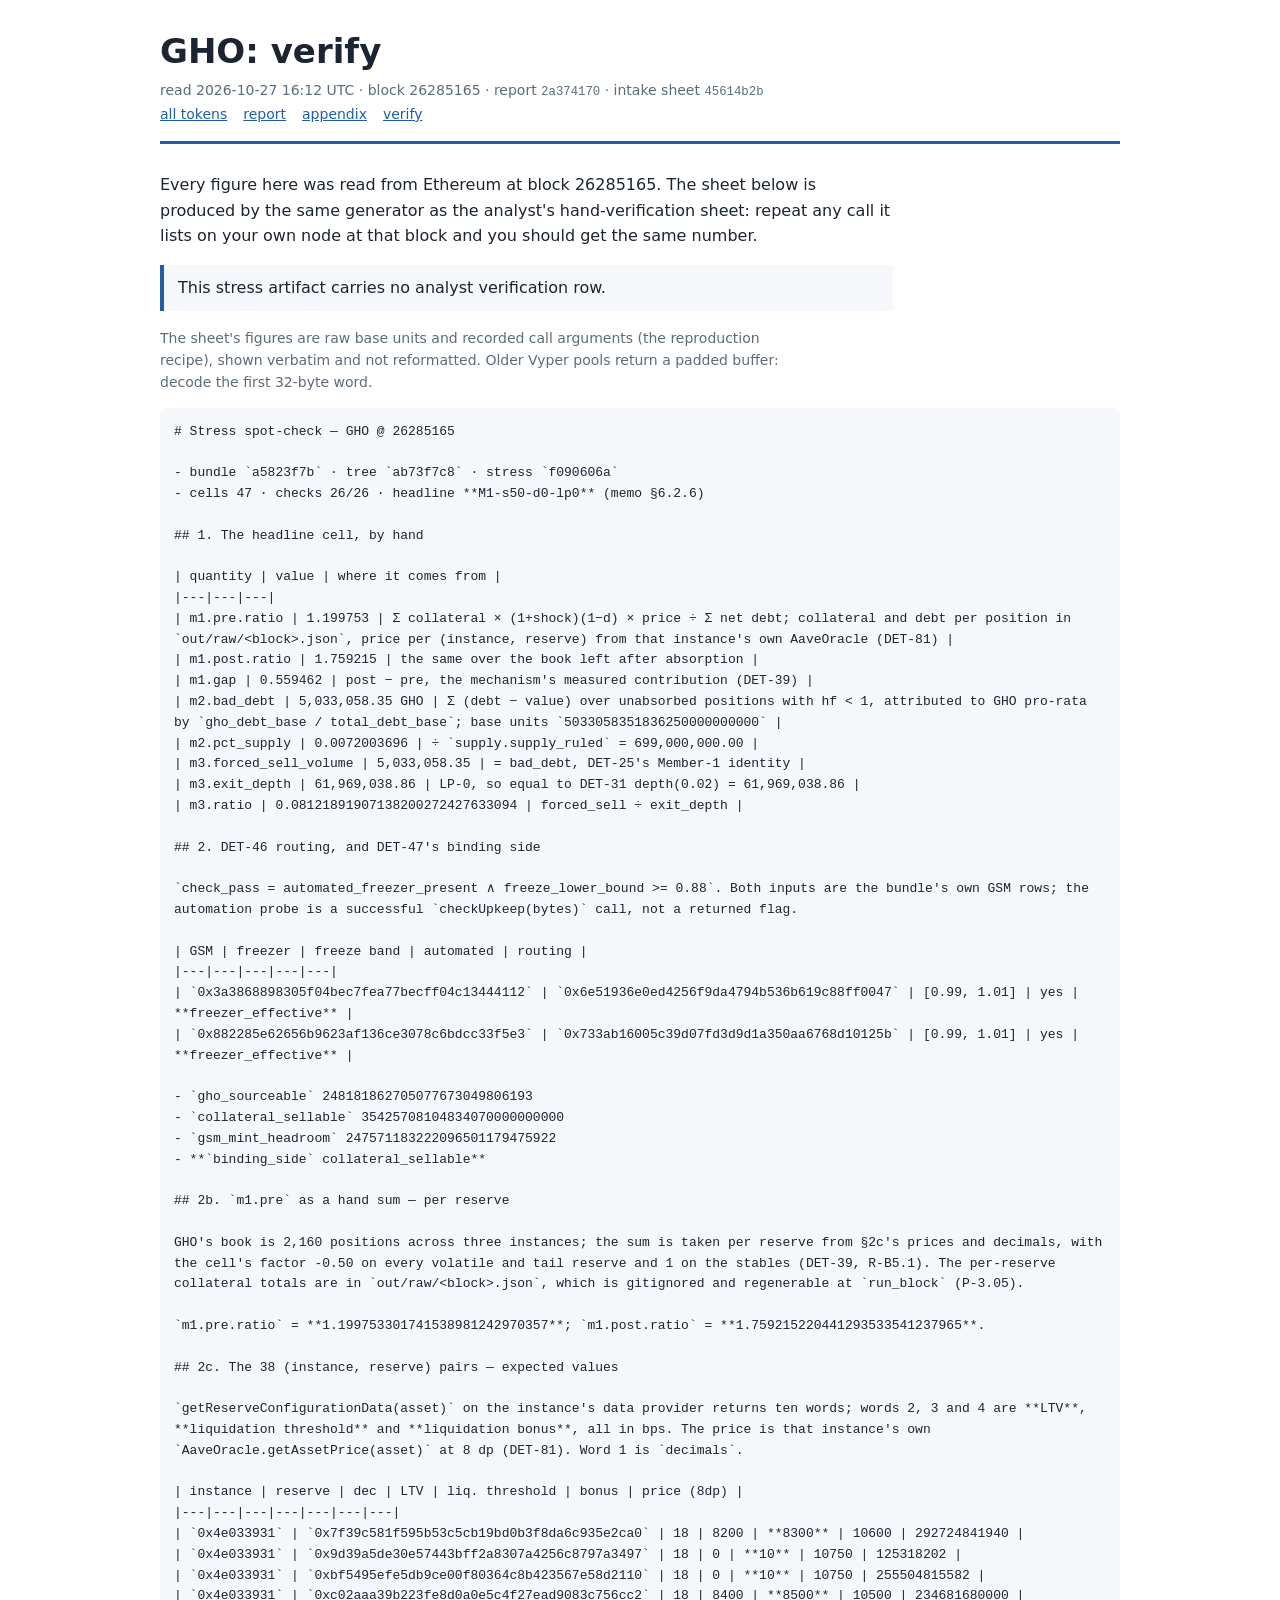
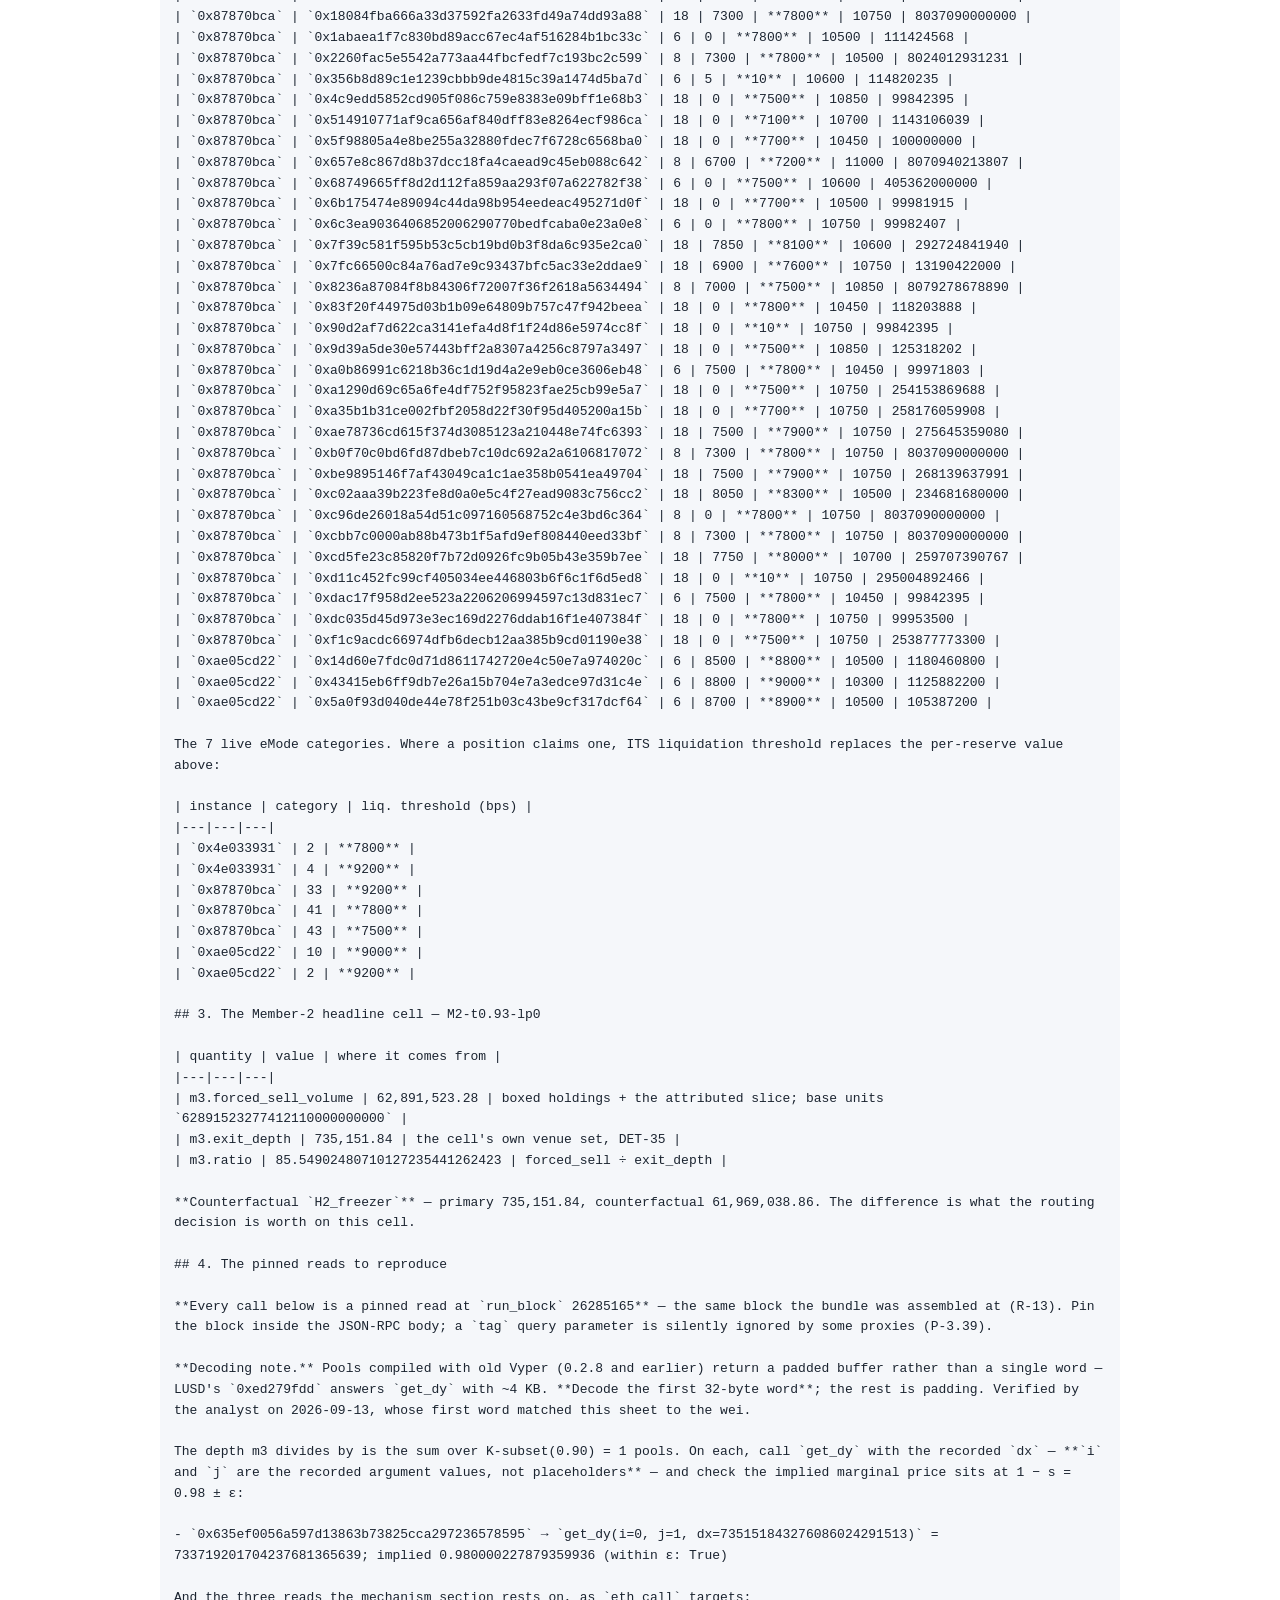
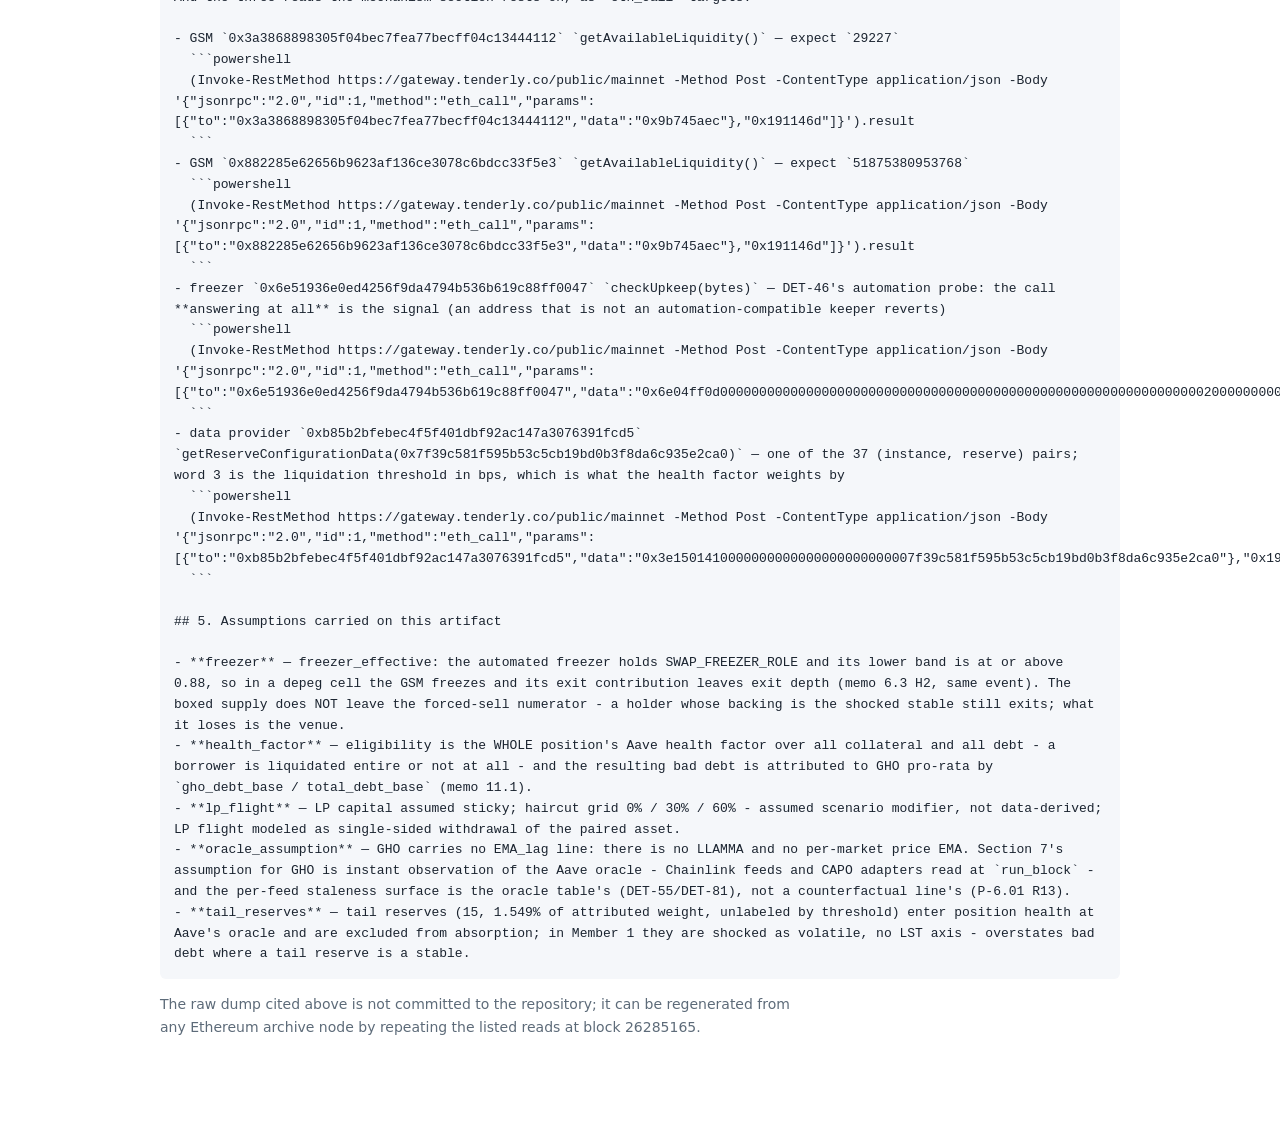
<file: out/site/GHO/verify.html>
<!doctype html>
<html lang="en">
<head>
<meta charset="utf-8">
<meta name="viewport" content="width=device-width, initial-scale=1">
<title>GHO: verify this report</title>
<link rel="stylesheet" href="../style.css">
</head>
<body>
<main>
<header class="page">
  <h1>GHO: verify</h1>
  
  <div class="meta">
    read 2026-10-27 16:12 UTC · block 26285165 ·
    report <code title="2a37417006e02f004b47078768f0ff6eff980f9bf69b8f6bc8b910edfc001a34">2a374170</code> · intake sheet <code>45614b2b</code>
  </div>
  <nav class="links meta">
    <a href="../index.html">all tokens</a><a href="index.html">report</a><a href="appendix.html">appendix</a><a href="verify.html">verify</a>
  </nav>
</header>

<p class="prose">Every figure here was read from Ethereum at block 26285165. The sheet below is produced by the same generator as the analyst's hand-verification sheet: repeat any call it lists on your own node at that block and you should get the same number.</p>

<p class="banner">This stress artifact carries no analyst verification row.</p>

<p class="meta">The sheet's figures are raw base units and recorded call arguments (the reproduction recipe), shown verbatim and not reformatted. Older Vyper pools return a padded buffer: decode the first 32-byte word.</p>
<pre class="sheet"># Stress spot-check — GHO @ 26285165

- bundle `a5823f7b` · tree `ab73f7c8` · stress `f090606a`
- cells 47 · checks 26/26 · headline **M1-s50-d0-lp0** (memo §6.2.6)

## 1. The headline cell, by hand

| quantity | value | where it comes from |
|---|---|---|
| m1.pre.ratio | 1.199753 | Σ collateral × (1+shock)(1−d) × price ÷ Σ net debt; collateral and debt per position in `out/raw/&lt;block&gt;.json`, price per (instance, reserve) from that instance&#39;s own AaveOracle (DET-81) |
| m1.post.ratio | 1.759215 | the same over the book left after absorption |
| m1.gap | 0.559462 | post − pre, the mechanism&#39;s measured contribution (DET-39) |
| m2.bad_debt | 5,033,058.35 GHO | Σ (debt − value) over unabsorbed positions with hf &lt; 1, attributed to GHO pro-rata by `gho_debt_base / total_debt_base`; base units `5033058351836250000000000` |
| m2.pct_supply | 0.0072003696 | ÷ `supply.supply_ruled` = 699,000,000.00 |
| m3.forced_sell_volume | 5,033,058.35 | = bad_debt, DET-25&#39;s Member-1 identity |
| m3.exit_depth | 61,969,038.86 | LP-0, so equal to DET-31 depth(0.02) = 61,969,038.86 |
| m3.ratio | 0.08121891907138200272427633094 | forced_sell ÷ exit_depth |

## 2. DET-46 routing, and DET-47&#39;s binding side

`check_pass = automated_freezer_present ∧ freeze_lower_bound &gt;= 0.88`. Both inputs are the bundle&#39;s own GSM rows; the automation probe is a successful `checkUpkeep(bytes)` call, not a returned flag.

| GSM | freezer | freeze band | automated | routing |
|---|---|---|---|---|
| `0x3a3868898305f04bec7fea77becff04c13444112` | `0x6e51936e0ed4256f9da4794b536b619c88ff0047` | [0.99, 1.01] | yes | **freezer_effective** |
| `0x882285e62656b9623af136ce3078c6bdcc33f5e3` | `0x733ab16005c39d07fd3d9d1a350aa6768d10125b` | [0.99, 1.01] | yes | **freezer_effective** |

- `gho_sourceable` 248181862705077673049806193
- `collateral_sellable` 35425708104834070000000000
- `gsm_mint_headroom` 247571183222096501179475922
- **`binding_side` collateral_sellable**

## 2b. `m1.pre` as a hand sum — per reserve

GHO&#39;s book is 2,160 positions across three instances; the sum is taken per reserve from §2c&#39;s prices and decimals, with the cell&#39;s factor -0.50 on every volatile and tail reserve and 1 on the stables (DET-39, R-B5.1). The per-reserve collateral totals are in `out/raw/&lt;block&gt;.json`, which is gitignored and regenerable at `run_block` (P-3.05).

`m1.pre.ratio` = **1.199753301741538981242970357**; `m1.post.ratio` = **1.759215220441293533541237965**.

## 2c. The 38 (instance, reserve) pairs — expected values

`getReserveConfigurationData(asset)` on the instance&#39;s data provider returns ten words; words 2, 3 and 4 are **LTV**, **liquidation threshold** and **liquidation bonus**, all in bps. The price is that instance&#39;s own `AaveOracle.getAssetPrice(asset)` at 8 dp (DET-81). Word 1 is `decimals`.

| instance | reserve | dec | LTV | liq. threshold | bonus | price (8dp) |
|---|---|---|---|---|---|---|
| `0x4e033931` | `0x7f39c581f595b53c5cb19bd0b3f8da6c935e2ca0` | 18 | 8200 | **8300** | 10600 | 292724841940 |
| `0x4e033931` | `0x9d39a5de30e57443bff2a8307a4256c8797a3497` | 18 | 0 | **10** | 10750 | 125318202 |
| `0x4e033931` | `0xbf5495efe5db9ce00f80364c8b423567e58d2110` | 18 | 0 | **10** | 10750 | 255504815582 |
| `0x4e033931` | `0xc02aaa39b223fe8d0a0e5c4f27ead9083c756cc2` | 18 | 8400 | **8500** | 10500 | 234681680000 |
| `0x87870bca` | `0x18084fba666a33d37592fa2633fd49a74dd93a88` | 18 | 7300 | **7800** | 10750 | 8037090000000 |
| `0x87870bca` | `0x1abaea1f7c830bd89acc67ec4af516284b1bc33c` | 6 | 0 | **7800** | 10500 | 111424568 |
| `0x87870bca` | `0x2260fac5e5542a773aa44fbcfedf7c193bc2c599` | 8 | 7300 | **7800** | 10500 | 8024012931231 |
| `0x87870bca` | `0x356b8d89c1e1239cbbb9de4815c39a1474d5ba7d` | 6 | 5 | **10** | 10600 | 114820235 |
| `0x87870bca` | `0x4c9edd5852cd905f086c759e8383e09bff1e68b3` | 18 | 0 | **7500** | 10850 | 99842395 |
| `0x87870bca` | `0x514910771af9ca656af840dff83e8264ecf986ca` | 18 | 0 | **7100** | 10700 | 1143106039 |
| `0x87870bca` | `0x5f98805a4e8be255a32880fdec7f6728c6568ba0` | 18 | 0 | **7700** | 10450 | 100000000 |
| `0x87870bca` | `0x657e8c867d8b37dcc18fa4caead9c45eb088c642` | 8 | 6700 | **7200** | 11000 | 8070940213807 |
| `0x87870bca` | `0x68749665ff8d2d112fa859aa293f07a622782f38` | 6 | 0 | **7500** | 10600 | 405362000000 |
| `0x87870bca` | `0x6b175474e89094c44da98b954eedeac495271d0f` | 18 | 0 | **7700** | 10500 | 99981915 |
| `0x87870bca` | `0x6c3ea9036406852006290770bedfcaba0e23a0e8` | 6 | 0 | **7800** | 10750 | 99982407 |
| `0x87870bca` | `0x7f39c581f595b53c5cb19bd0b3f8da6c935e2ca0` | 18 | 7850 | **8100** | 10600 | 292724841940 |
| `0x87870bca` | `0x7fc66500c84a76ad7e9c93437bfc5ac33e2ddae9` | 18 | 6900 | **7600** | 10750 | 13190422000 |
| `0x87870bca` | `0x8236a87084f8b84306f72007f36f2618a5634494` | 8 | 7000 | **7500** | 10850 | 8079278678890 |
| `0x87870bca` | `0x83f20f44975d03b1b09e64809b757c47f942beea` | 18 | 0 | **7800** | 10450 | 118203888 |
| `0x87870bca` | `0x90d2af7d622ca3141efa4d8f1f24d86e5974cc8f` | 18 | 0 | **10** | 10750 | 99842395 |
| `0x87870bca` | `0x9d39a5de30e57443bff2a8307a4256c8797a3497` | 18 | 0 | **7500** | 10850 | 125318202 |
| `0x87870bca` | `0xa0b86991c6218b36c1d19d4a2e9eb0ce3606eb48` | 6 | 7500 | **7800** | 10450 | 99971803 |
| `0x87870bca` | `0xa1290d69c65a6fe4df752f95823fae25cb99e5a7` | 18 | 0 | **7500** | 10750 | 254153869688 |
| `0x87870bca` | `0xa35b1b31ce002fbf2058d22f30f95d405200a15b` | 18 | 0 | **7700** | 10750 | 258176059908 |
| `0x87870bca` | `0xae78736cd615f374d3085123a210448e74fc6393` | 18 | 7500 | **7900** | 10750 | 275645359080 |
| `0x87870bca` | `0xb0f70c0bd6fd87dbeb7c10dc692a2a6106817072` | 8 | 7300 | **7800** | 10750 | 8037090000000 |
| `0x87870bca` | `0xbe9895146f7af43049ca1c1ae358b0541ea49704` | 18 | 7500 | **7900** | 10750 | 268139637991 |
| `0x87870bca` | `0xc02aaa39b223fe8d0a0e5c4f27ead9083c756cc2` | 18 | 8050 | **8300** | 10500 | 234681680000 |
| `0x87870bca` | `0xc96de26018a54d51c097160568752c4e3bd6c364` | 8 | 0 | **7800** | 10750 | 8037090000000 |
| `0x87870bca` | `0xcbb7c0000ab88b473b1f5afd9ef808440eed33bf` | 8 | 7300 | **7800** | 10750 | 8037090000000 |
| `0x87870bca` | `0xcd5fe23c85820f7b72d0926fc9b05b43e359b7ee` | 18 | 7750 | **8000** | 10700 | 259707390767 |
| `0x87870bca` | `0xd11c452fc99cf405034ee446803b6f6c1f6d5ed8` | 18 | 0 | **10** | 10750 | 295004892466 |
| `0x87870bca` | `0xdac17f958d2ee523a2206206994597c13d831ec7` | 6 | 7500 | **7800** | 10450 | 99842395 |
| `0x87870bca` | `0xdc035d45d973e3ec169d2276ddab16f1e407384f` | 18 | 0 | **7800** | 10750 | 99953500 |
| `0x87870bca` | `0xf1c9acdc66974dfb6decb12aa385b9cd01190e38` | 18 | 0 | **7500** | 10750 | 253877773300 |
| `0xae05cd22` | `0x14d60e7fdc0d71d8611742720e4c50e7a974020c` | 6 | 8500 | **8800** | 10500 | 1180460800 |
| `0xae05cd22` | `0x43415eb6ff9db7e26a15b704e7a3edce97d31c4e` | 6 | 8800 | **9000** | 10300 | 1125882200 |
| `0xae05cd22` | `0x5a0f93d040de44e78f251b03c43be9cf317dcf64` | 6 | 8700 | **8900** | 10500 | 105387200 |

The 7 live eMode categories. Where a position claims one, ITS liquidation threshold replaces the per-reserve value above:

| instance | category | liq. threshold (bps) |
|---|---|---|
| `0x4e033931` | 2 | **7800** |
| `0x4e033931` | 4 | **9200** |
| `0x87870bca` | 33 | **9200** |
| `0x87870bca` | 41 | **7800** |
| `0x87870bca` | 43 | **7500** |
| `0xae05cd22` | 10 | **9000** |
| `0xae05cd22` | 2 | **9200** |

## 3. The Member-2 headline cell — M2-t0.93-lp0

| quantity | value | where it comes from |
|---|---|---|
| m3.forced_sell_volume | 62,891,523.28 | boxed holdings + the attributed slice; base units `62891523277412110000000000` |
| m3.exit_depth | 735,151.84 | the cell&#39;s own venue set, DET-35 |
| m3.ratio | 85.54902480710127235441262423 | forced_sell ÷ exit_depth |

**Counterfactual `H2_freezer`** — primary 735,151.84, counterfactual 61,969,038.86. The difference is what the routing decision is worth on this cell.

## 4. The pinned reads to reproduce

**Every call below is a pinned read at `run_block` 26285165** — the same block the bundle was assembled at (R-13). Pin the block inside the JSON-RPC body; a `tag` query parameter is silently ignored by some proxies (P-3.39).

**Decoding note.** Pools compiled with old Vyper (0.2.8 and earlier) return a padded buffer rather than a single word — LUSD&#39;s `0xed279fdd` answers `get_dy` with ~4 KB. **Decode the first 32-byte word**; the rest is padding. Verified by the analyst on 2026-09-13, whose first word matched this sheet to the wei.

The depth m3 divides by is the sum over K-subset(0.90) = 1 pools. On each, call `get_dy` with the recorded `dx` — **`i` and `j` are the recorded argument values, not placeholders** — and check the implied marginal price sits at 1 − s = 0.98 ± ε:

- `0x635ef0056a597d13863b73825cca297236578595` → `get_dy(i=0, j=1, dx=735151843276086024291513)` = 733719201704237681365639; implied 0.980000227879359936 (within ε: True)

And the three reads the mechanism section rests on, as `eth_call` targets:

- GSM `0x3a3868898305f04bec7fea77becff04c13444112` `getAvailableLiquidity()` — expect `29227`
  ```powershell
  (Invoke-RestMethod https://gateway.tenderly.co/public/mainnet -Method Post -ContentType application/json -Body &#39;{&#34;jsonrpc&#34;:&#34;2.0&#34;,&#34;id&#34;:1,&#34;method&#34;:&#34;eth_call&#34;,&#34;params&#34;:[{&#34;to&#34;:&#34;0x3a3868898305f04bec7fea77becff04c13444112&#34;,&#34;data&#34;:&#34;0x9b745aec&#34;},&#34;0x191146d&#34;]}&#39;).result
  ```
- GSM `0x882285e62656b9623af136ce3078c6bdcc33f5e3` `getAvailableLiquidity()` — expect `51875380953768`
  ```powershell
  (Invoke-RestMethod https://gateway.tenderly.co/public/mainnet -Method Post -ContentType application/json -Body &#39;{&#34;jsonrpc&#34;:&#34;2.0&#34;,&#34;id&#34;:1,&#34;method&#34;:&#34;eth_call&#34;,&#34;params&#34;:[{&#34;to&#34;:&#34;0x882285e62656b9623af136ce3078c6bdcc33f5e3&#34;,&#34;data&#34;:&#34;0x9b745aec&#34;},&#34;0x191146d&#34;]}&#39;).result
  ```
- freezer `0x6e51936e0ed4256f9da4794b536b619c88ff0047` `checkUpkeep(bytes)` — DET-46&#39;s automation probe: the call **answering at all** is the signal (an address that is not an automation-compatible keeper reverts)
  ```powershell
  (Invoke-RestMethod https://gateway.tenderly.co/public/mainnet -Method Post -ContentType application/json -Body &#39;{&#34;jsonrpc&#34;:&#34;2.0&#34;,&#34;id&#34;:1,&#34;method&#34;:&#34;eth_call&#34;,&#34;params&#34;:[{&#34;to&#34;:&#34;0x6e51936e0ed4256f9da4794b536b619c88ff0047&#34;,&#34;data&#34;:&#34;0x6e04ff0d00000000000000000000000000000000000000000000000000000000000000200000000000000000000000000000000000000000000000000000000000000000&#34;},&#34;0x191146d&#34;]}&#39;).result
  ```
- data provider `0xb85b2bfebec4f5f401dbf92ac147a3076391fcd5` `getReserveConfigurationData(0x7f39c581f595b53c5cb19bd0b3f8da6c935e2ca0)` — one of the 37 (instance, reserve) pairs; word 3 is the liquidation threshold in bps, which is what the health factor weights by
  ```powershell
  (Invoke-RestMethod https://gateway.tenderly.co/public/mainnet -Method Post -ContentType application/json -Body &#39;{&#34;jsonrpc&#34;:&#34;2.0&#34;,&#34;id&#34;:1,&#34;method&#34;:&#34;eth_call&#34;,&#34;params&#34;:[{&#34;to&#34;:&#34;0xb85b2bfebec4f5f401dbf92ac147a3076391fcd5&#34;,&#34;data&#34;:&#34;0x3e1501410000000000000000000000007f39c581f595b53c5cb19bd0b3f8da6c935e2ca0&#34;},&#34;0x191146d&#34;]}&#39;).result
  ```

## 5. Assumptions carried on this artifact

- **freezer** — freezer_effective: the automated freezer holds SWAP_FREEZER_ROLE and its lower band is at or above 0.88, so in a depeg cell the GSM freezes and its exit contribution leaves exit depth (memo 6.3 H2, same event). The boxed supply does NOT leave the forced-sell numerator - a holder whose backing is the shocked stable still exits; what it loses is the venue.
- **health_factor** — eligibility is the WHOLE position&#39;s Aave health factor over all collateral and all debt - a borrower is liquidated entire or not at all - and the resulting bad debt is attributed to GHO pro-rata by `gho_debt_base / total_debt_base` (memo 11.1).
- **lp_flight** — LP capital assumed sticky; haircut grid 0% / 30% / 60% - assumed scenario modifier, not data-derived; LP flight modeled as single-sided withdrawal of the paired asset.
- **oracle_assumption** — GHO carries no EMA_lag line: there is no LLAMMA and no per-market price EMA. Section 7&#39;s assumption for GHO is instant observation of the Aave oracle - Chainlink feeds and CAPO adapters read at `run_block` - and the per-feed staleness surface is the oracle table&#39;s (DET-55/DET-81), not a counterfactual line&#39;s (P-6.01 R13).
- **tail_reserves** — tail reserves (15, 1.549% of attributed weight, unlabeled by threshold) enter position health at Aave&#39;s oracle and are excluded from absorption; in Member 1 they are shocked as volatile, no LST axis - overstates bad debt where a tail reserve is a stable.
</pre>
<p class="meta">The raw dump cited above is not committed to the repository; it can be regenerated from any Ethereum archive node by repeating the listed reads at block 26285165.</p>

</main>
</body>
</html>
</file>
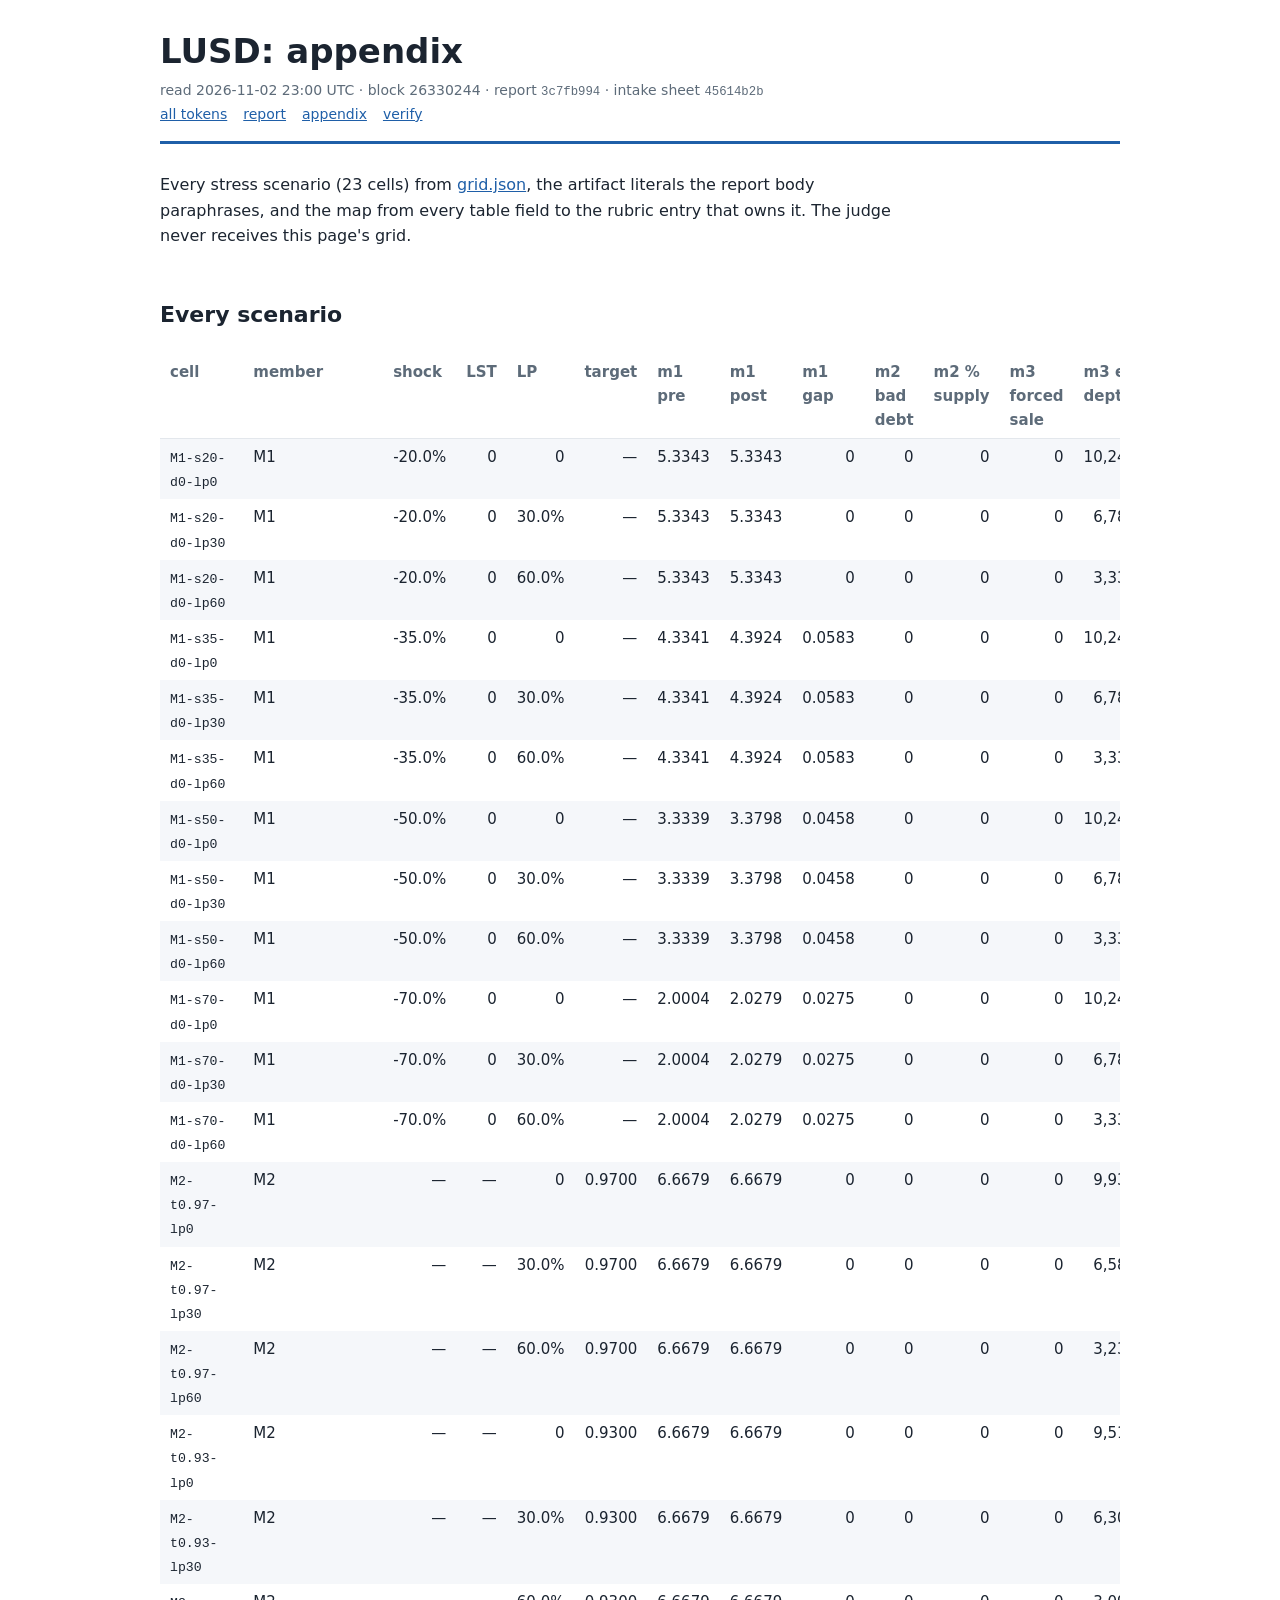
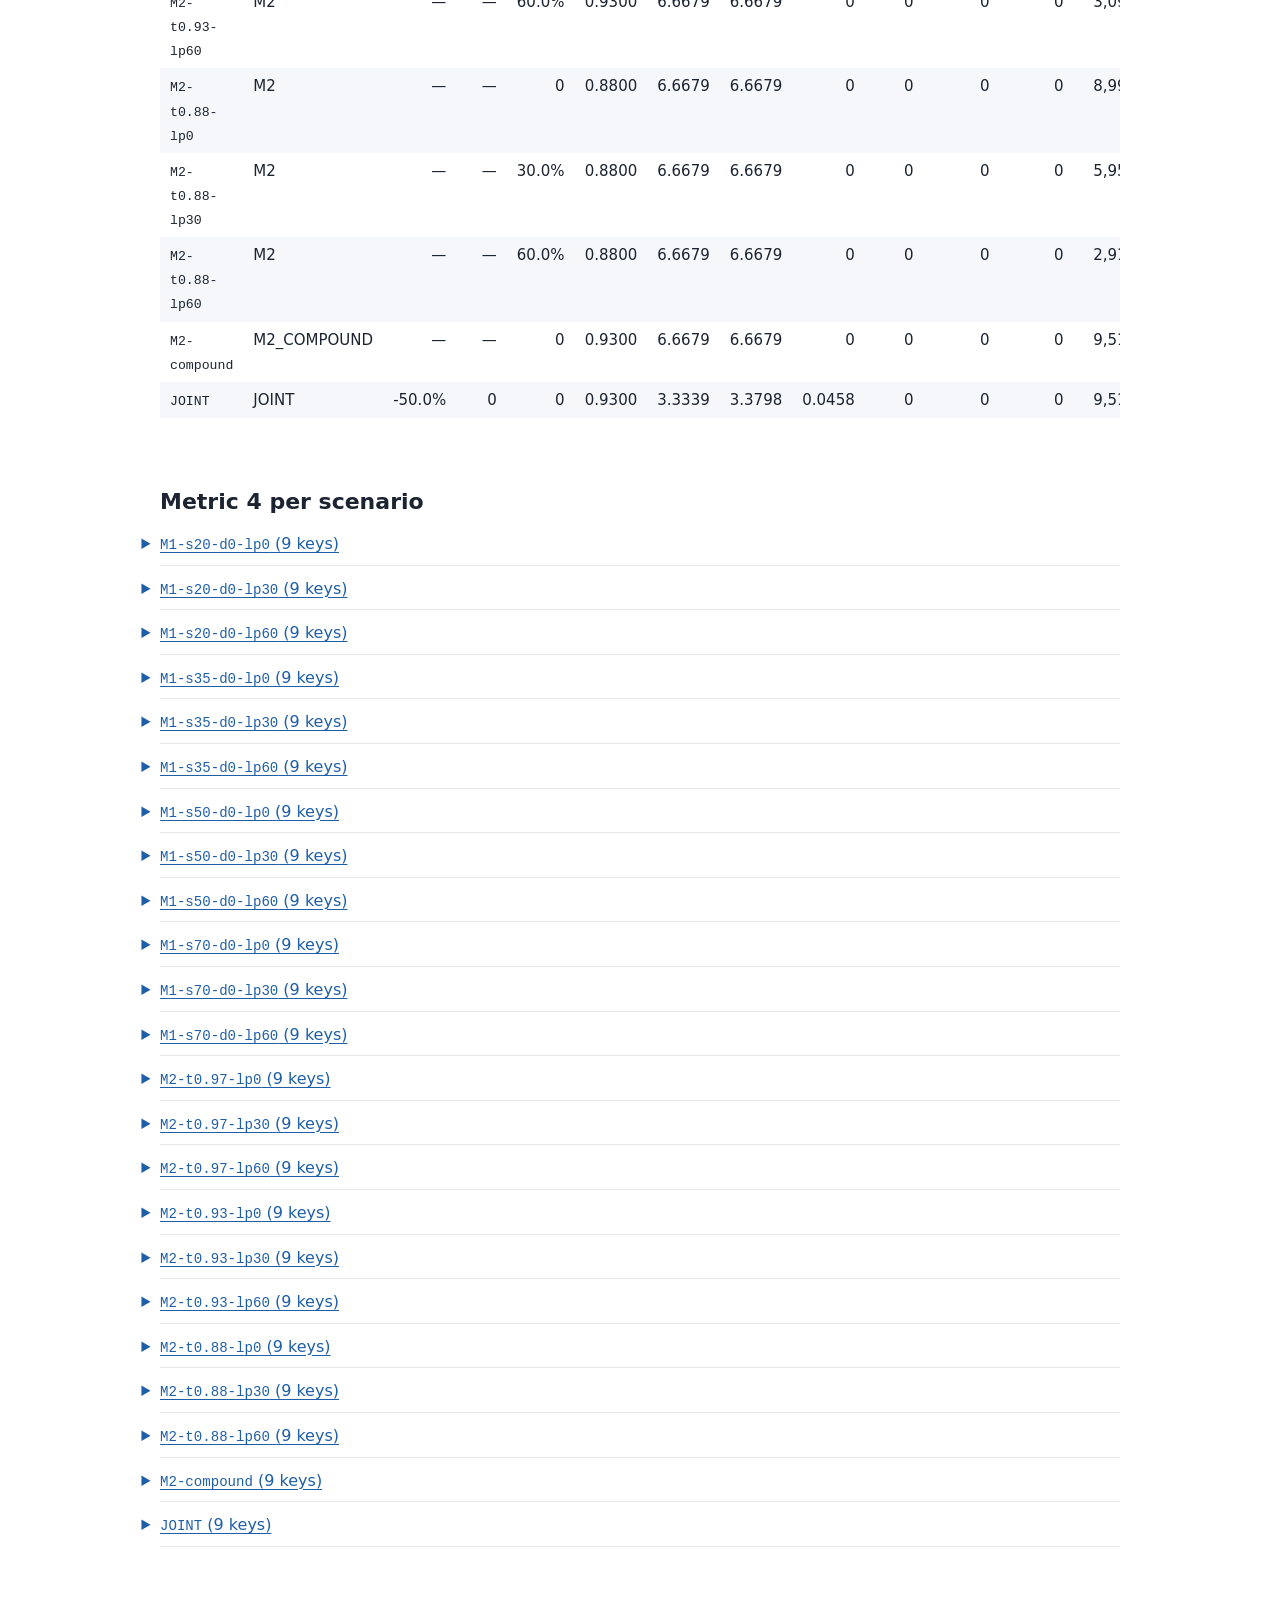
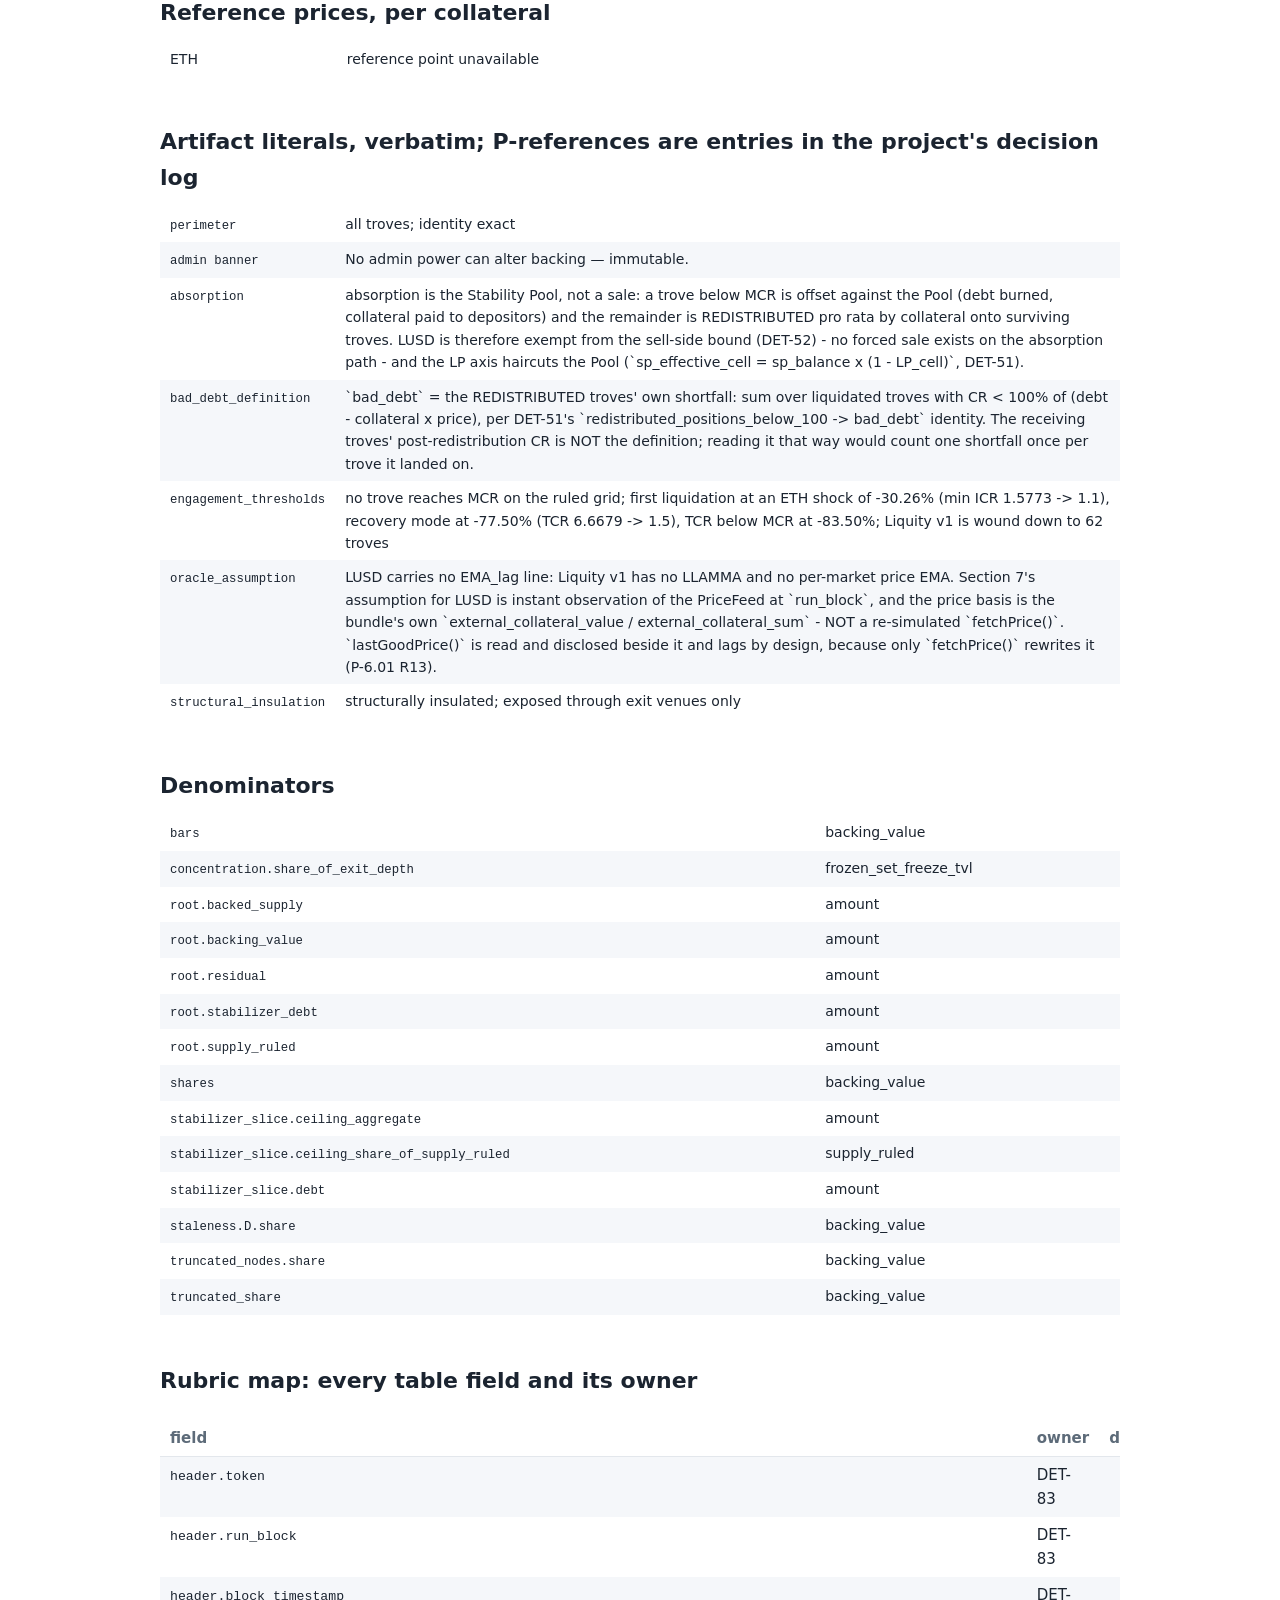
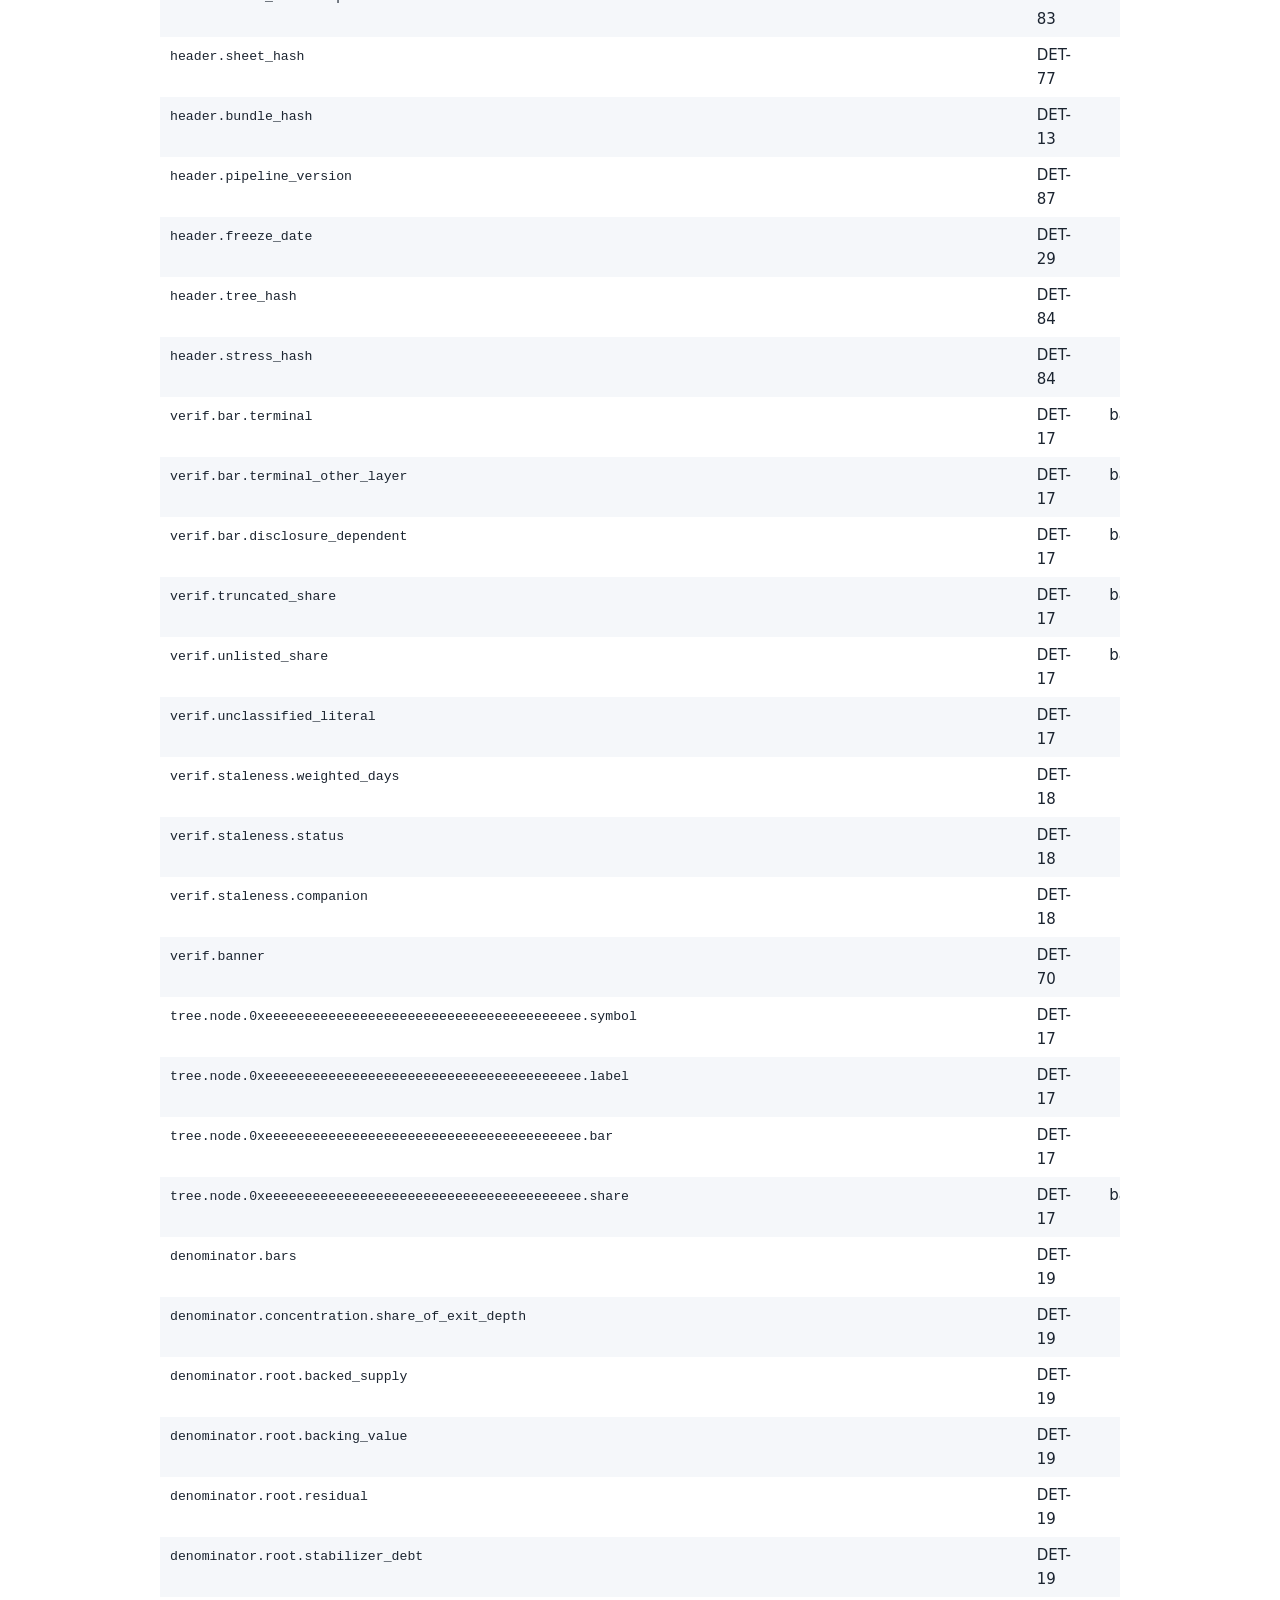
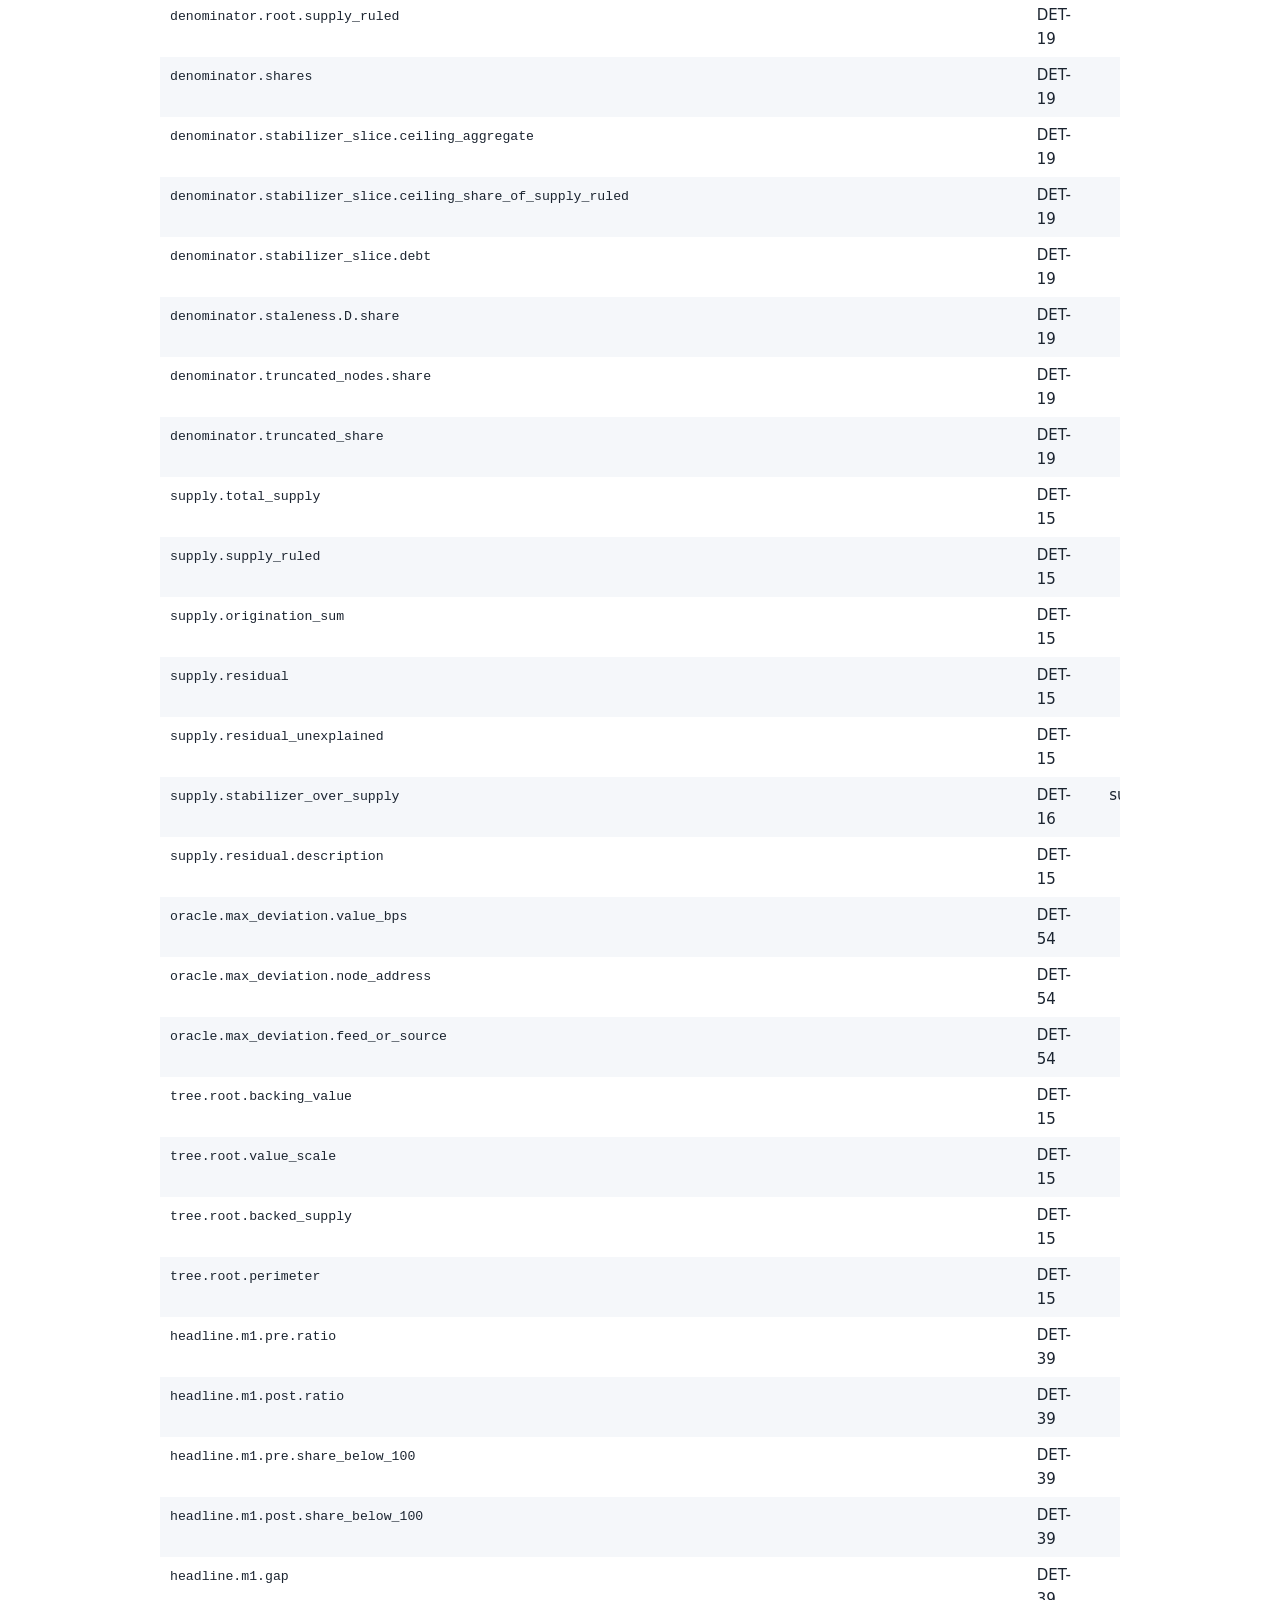
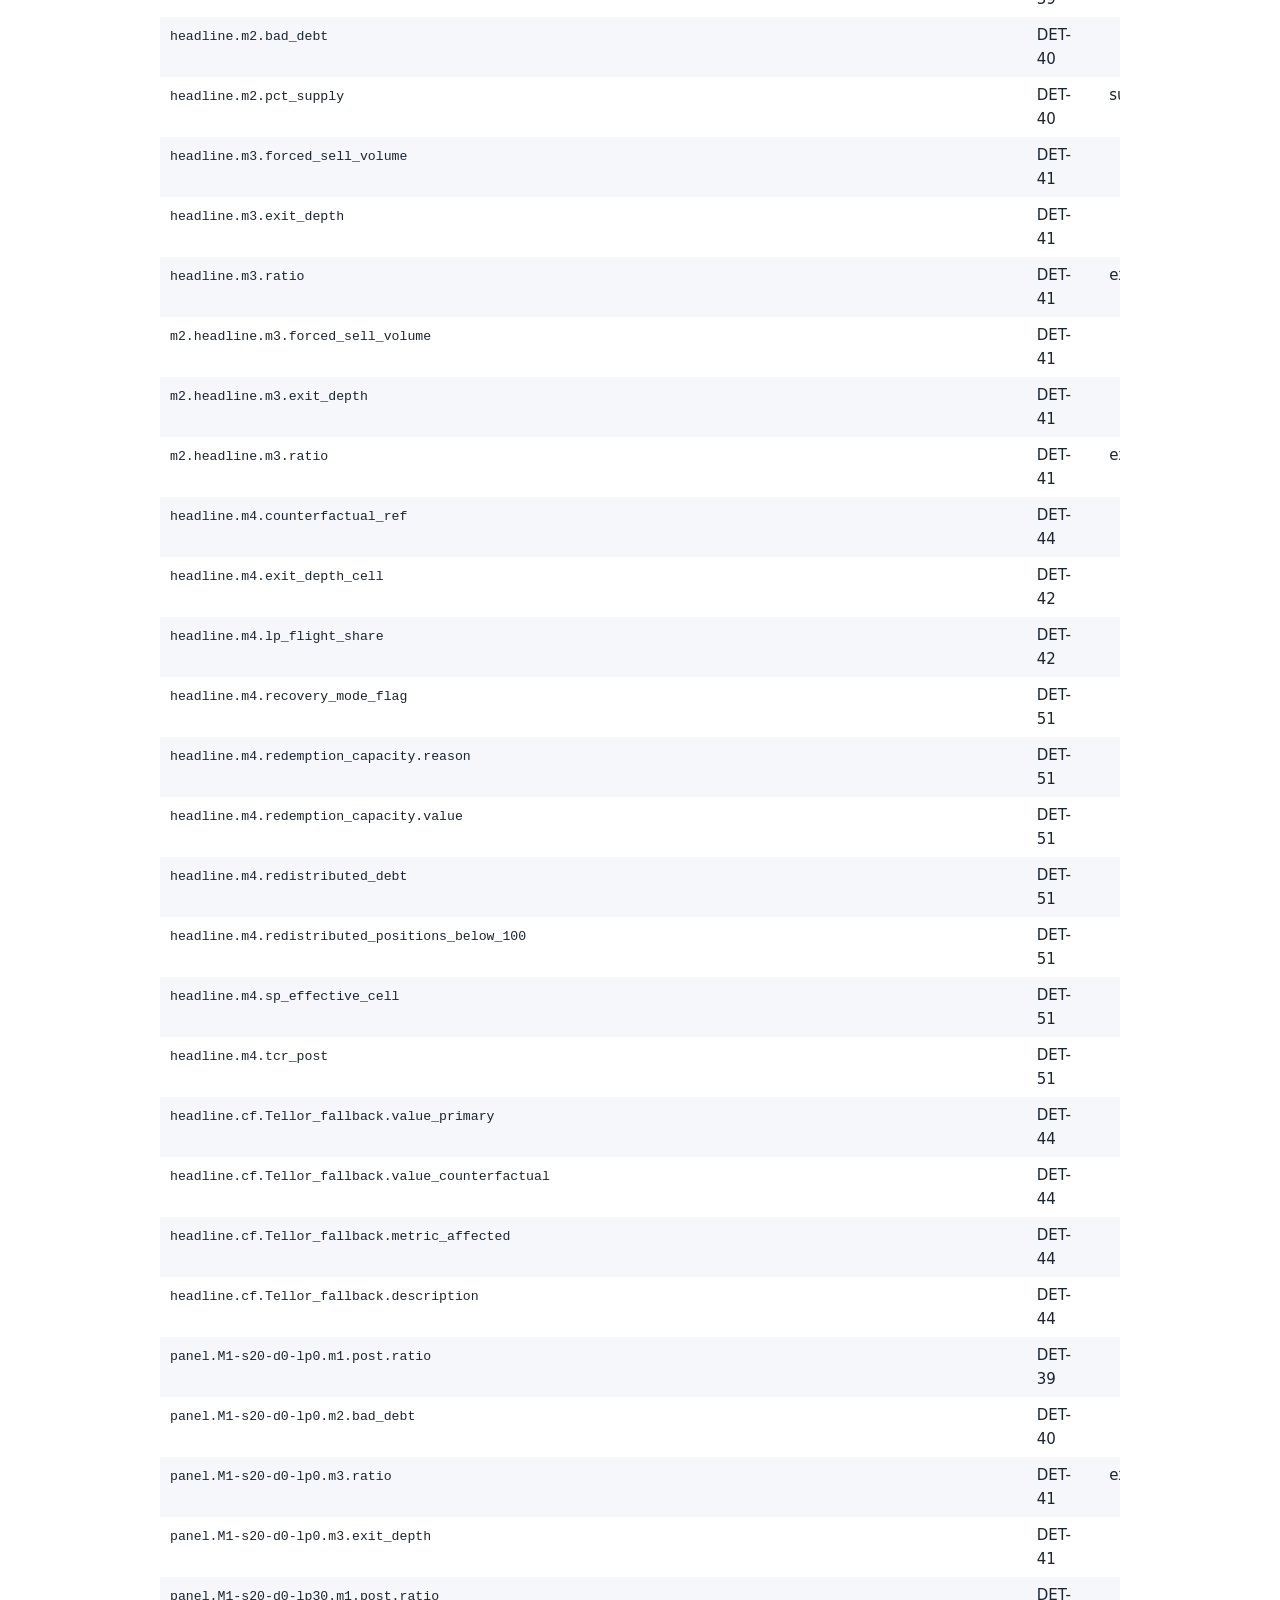
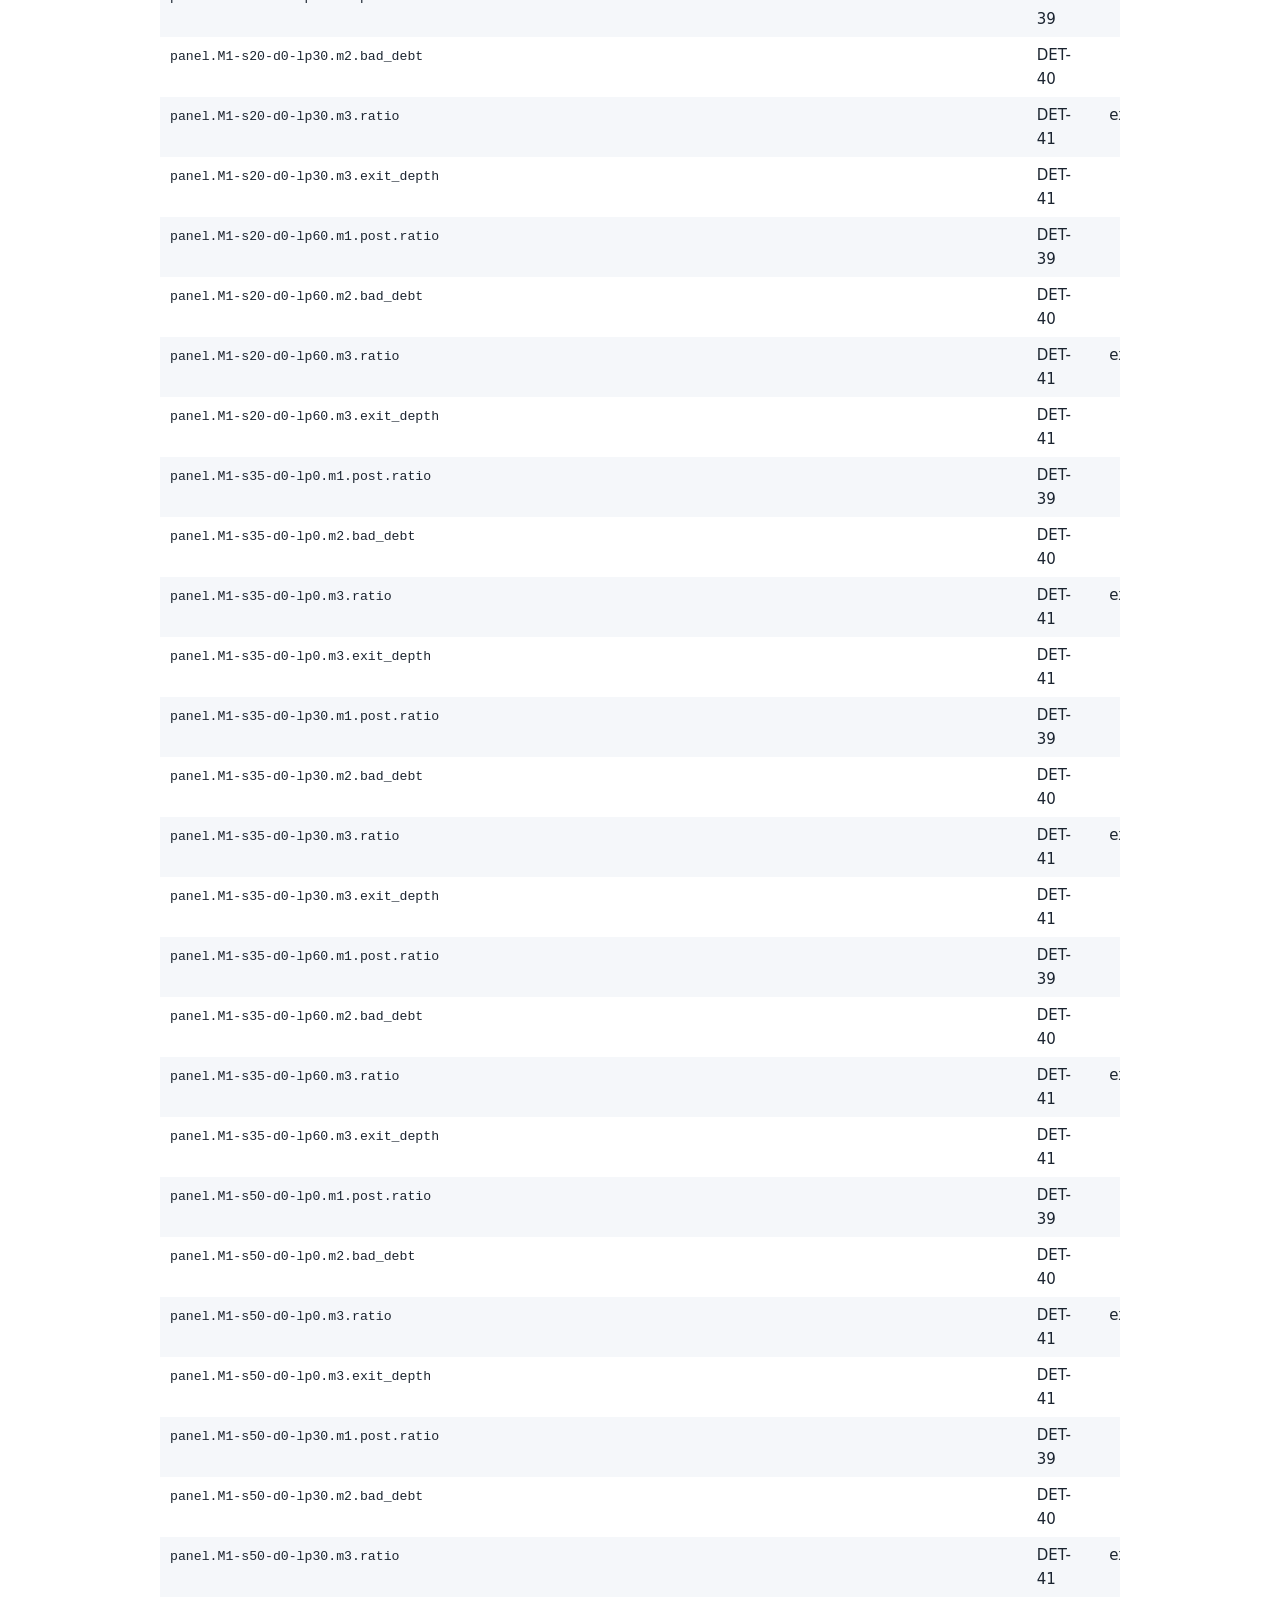
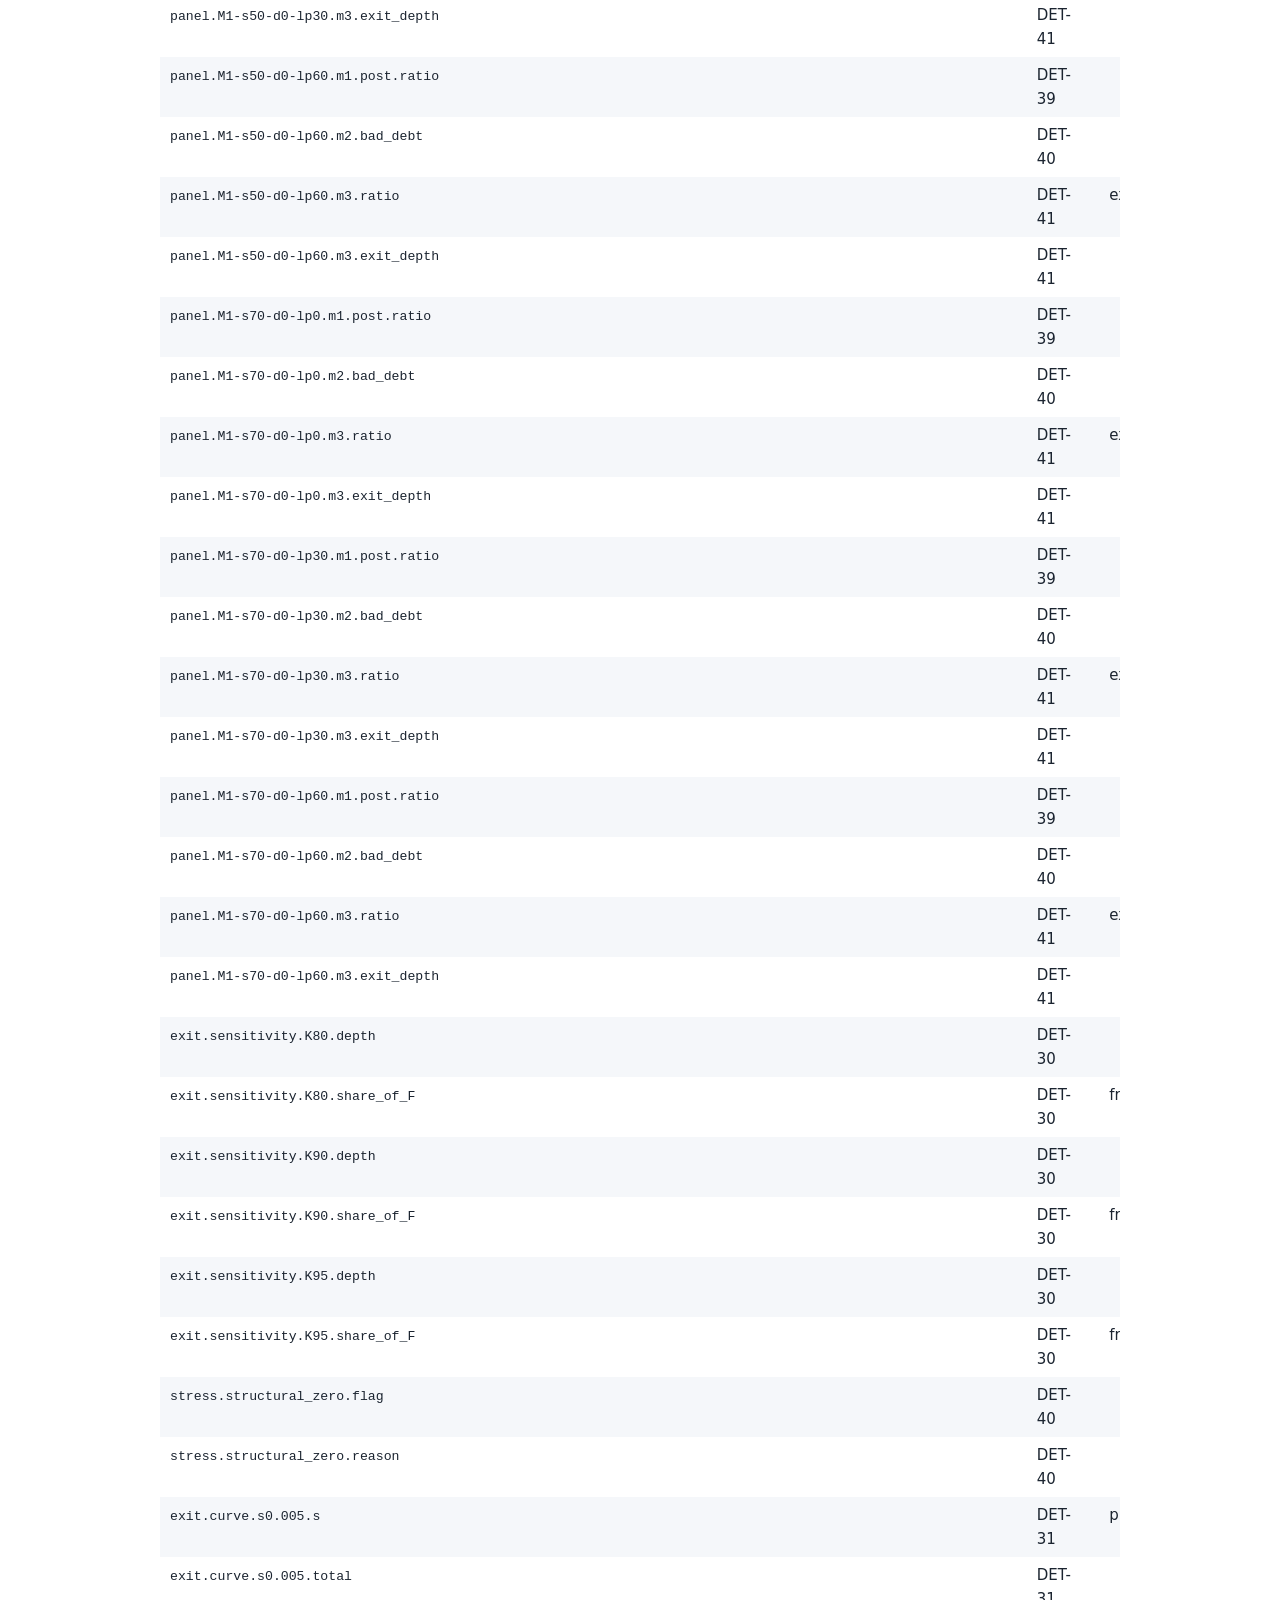
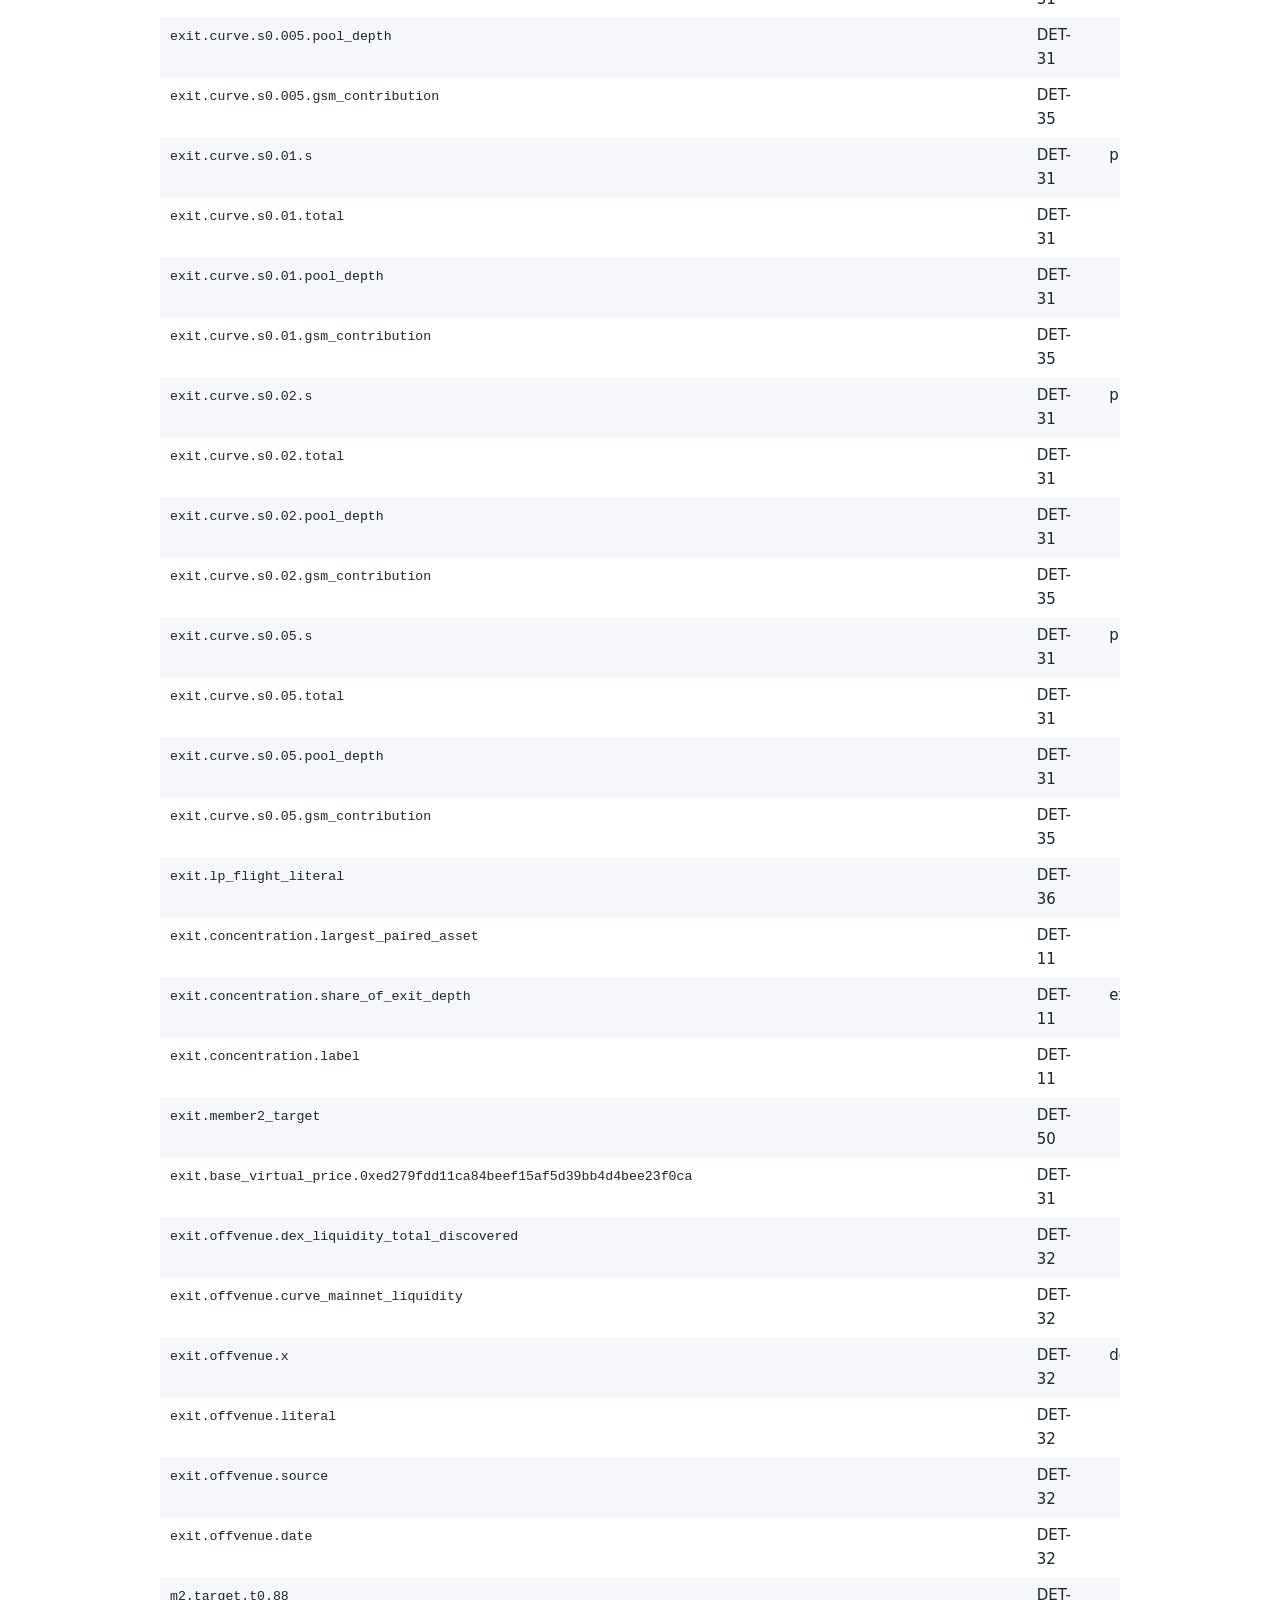
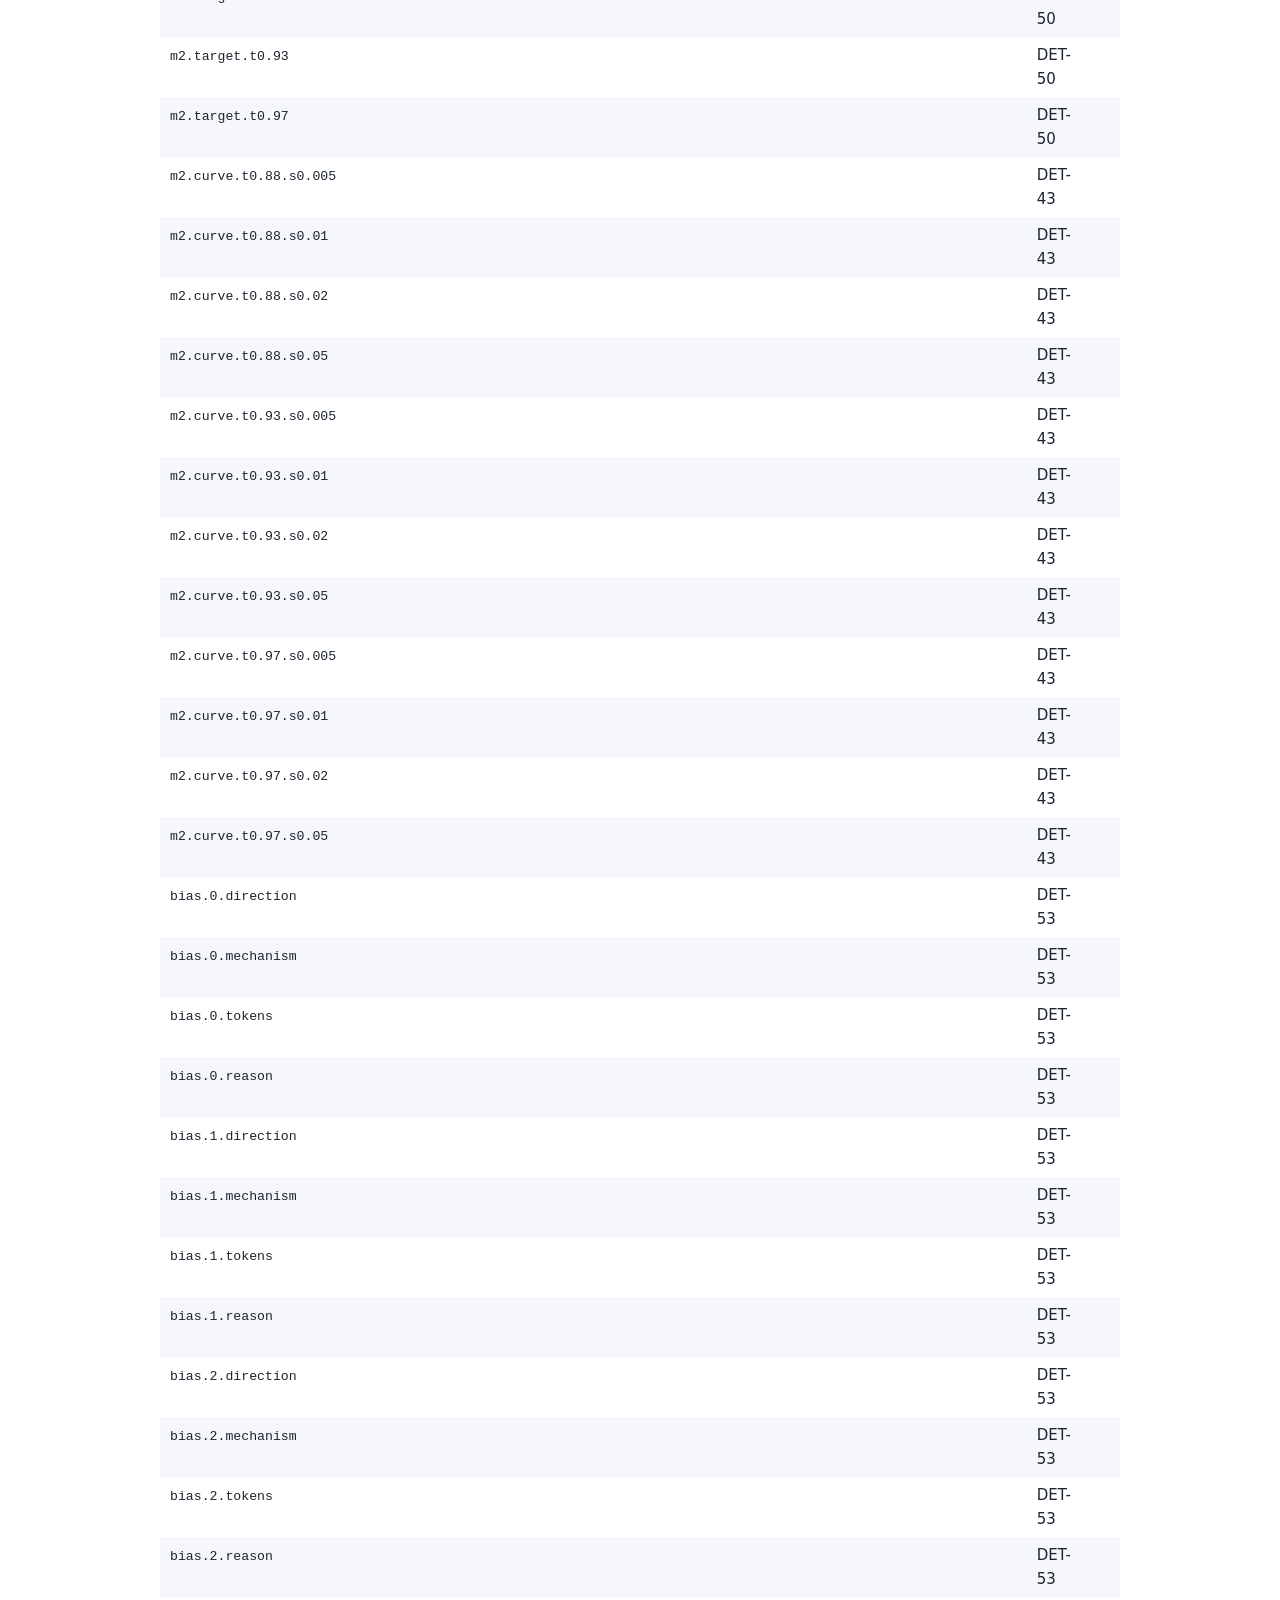
<file: out/site/LUSD/appendix.html>
<!doctype html>
<html lang="en">
<head>
<meta charset="utf-8">
<meta name="viewport" content="width=device-width, initial-scale=1">
<title>LUSD: appendix</title>
<link rel="stylesheet" href="../style.css">
</head>
<body>
<main>
<header class="page">
  <h1>LUSD: appendix</h1>
  
  <div class="meta">
    read 2026-11-02 23:00 UTC · block 26330244 ·
    report <code title="3c7fb9940f2e62705c8685666a89b42442e83a41eab01999e7578bbfe0ac8424">3c7fb994</code> · intake sheet <code>45614b2b</code>
  </div>
  <nav class="links meta">
    <a href="../index.html">all tokens</a><a href="index.html">report</a><a href="appendix.html">appendix</a><a href="verify.html">verify</a>
  </nav>
</header>

<p class="prose">Every stress scenario (23 cells) from <a href="data/grid.json">grid.json</a>, the artifact literals the report body paraphrases, and the map from every table field to the rubric entry that owns it. The judge never receives this page's grid.</p>

<h2>Every scenario</h2>
<div class="scroll">
<table class="striped">
<tr><th>cell</th><th>member</th><th class="num">shock</th><th class="num">LST</th><th class="num">LP</th><th class="num">target</th><th class="num">m1 pre</th><th class="num">m1 post</th><th class="num">m1 gap</th><th class="num">m2 bad debt</th><th class="num">m2 % supply</th><th class="num">m3 forced sale</th><th class="num">m3 exit depth</th><th class="num">m3 ratio</th></tr>

<tr><td><code>M1-s20-d0-lp0</code></td><td>M1</td>
<td class="num">-20.0%</td><td class="num">0</td><td class="num">0</td><td class="num">—</td>
<td class="num">5.3343</td><td class="num">5.3343</td><td class="num">0</td>
<td class="num">0</td><td class="num">0</td>
<td class="num">0</td><td class="num">10,240,713.35</td>
<td class="num">0</td></tr>

<tr><td><code>M1-s20-d0-lp30</code></td><td>M1</td>
<td class="num">-20.0%</td><td class="num">0</td><td class="num">30.0%</td><td class="num">—</td>
<td class="num">5.3343</td><td class="num">5.3343</td><td class="num">0</td>
<td class="num">0</td><td class="num">0</td>
<td class="num">0</td><td class="num">6,788,346.08</td>
<td class="num">0</td></tr>

<tr><td><code>M1-s20-d0-lp60</code></td><td>M1</td>
<td class="num">-20.0%</td><td class="num">0</td><td class="num">60.0%</td><td class="num">—</td>
<td class="num">5.3343</td><td class="num">5.3343</td><td class="num">0</td>
<td class="num">0</td><td class="num">0</td>
<td class="num">0</td><td class="num">3,335,977.00</td>
<td class="num">0</td></tr>

<tr><td><code>M1-s35-d0-lp0</code></td><td>M1</td>
<td class="num">-35.0%</td><td class="num">0</td><td class="num">0</td><td class="num">—</td>
<td class="num">4.3341</td><td class="num">4.3924</td><td class="num">0.0583</td>
<td class="num">0</td><td class="num">0</td>
<td class="num">0</td><td class="num">10,240,713.35</td>
<td class="num">0</td></tr>

<tr><td><code>M1-s35-d0-lp30</code></td><td>M1</td>
<td class="num">-35.0%</td><td class="num">0</td><td class="num">30.0%</td><td class="num">—</td>
<td class="num">4.3341</td><td class="num">4.3924</td><td class="num">0.0583</td>
<td class="num">0</td><td class="num">0</td>
<td class="num">0</td><td class="num">6,788,346.08</td>
<td class="num">0</td></tr>

<tr><td><code>M1-s35-d0-lp60</code></td><td>M1</td>
<td class="num">-35.0%</td><td class="num">0</td><td class="num">60.0%</td><td class="num">—</td>
<td class="num">4.3341</td><td class="num">4.3924</td><td class="num">0.0583</td>
<td class="num">0</td><td class="num">0</td>
<td class="num">0</td><td class="num">3,335,977.00</td>
<td class="num">0</td></tr>

<tr><td><code>M1-s50-d0-lp0</code></td><td>M1</td>
<td class="num">-50.0%</td><td class="num">0</td><td class="num">0</td><td class="num">—</td>
<td class="num">3.3339</td><td class="num">3.3798</td><td class="num">0.0458</td>
<td class="num">0</td><td class="num">0</td>
<td class="num">0</td><td class="num">10,240,713.35</td>
<td class="num">0</td></tr>

<tr><td><code>M1-s50-d0-lp30</code></td><td>M1</td>
<td class="num">-50.0%</td><td class="num">0</td><td class="num">30.0%</td><td class="num">—</td>
<td class="num">3.3339</td><td class="num">3.3798</td><td class="num">0.0458</td>
<td class="num">0</td><td class="num">0</td>
<td class="num">0</td><td class="num">6,788,346.08</td>
<td class="num">0</td></tr>

<tr><td><code>M1-s50-d0-lp60</code></td><td>M1</td>
<td class="num">-50.0%</td><td class="num">0</td><td class="num">60.0%</td><td class="num">—</td>
<td class="num">3.3339</td><td class="num">3.3798</td><td class="num">0.0458</td>
<td class="num">0</td><td class="num">0</td>
<td class="num">0</td><td class="num">3,335,977.00</td>
<td class="num">0</td></tr>

<tr><td><code>M1-s70-d0-lp0</code></td><td>M1</td>
<td class="num">-70.0%</td><td class="num">0</td><td class="num">0</td><td class="num">—</td>
<td class="num">2.0004</td><td class="num">2.0279</td><td class="num">0.0275</td>
<td class="num">0</td><td class="num">0</td>
<td class="num">0</td><td class="num">10,240,713.35</td>
<td class="num">0</td></tr>

<tr><td><code>M1-s70-d0-lp30</code></td><td>M1</td>
<td class="num">-70.0%</td><td class="num">0</td><td class="num">30.0%</td><td class="num">—</td>
<td class="num">2.0004</td><td class="num">2.0279</td><td class="num">0.0275</td>
<td class="num">0</td><td class="num">0</td>
<td class="num">0</td><td class="num">6,788,346.08</td>
<td class="num">0</td></tr>

<tr><td><code>M1-s70-d0-lp60</code></td><td>M1</td>
<td class="num">-70.0%</td><td class="num">0</td><td class="num">60.0%</td><td class="num">—</td>
<td class="num">2.0004</td><td class="num">2.0279</td><td class="num">0.0275</td>
<td class="num">0</td><td class="num">0</td>
<td class="num">0</td><td class="num">3,335,977.00</td>
<td class="num">0</td></tr>

<tr><td><code>M2-t0.97-lp0</code></td><td>M2</td>
<td class="num">—</td><td class="num">—</td><td class="num">0</td><td class="num">0.9700</td>
<td class="num">6.6679</td><td class="num">6.6679</td><td class="num">0</td>
<td class="num">0</td><td class="num">0</td>
<td class="num">0</td><td class="num">9,930,034.84</td>
<td class="num">0</td></tr>

<tr><td><code>M2-t0.97-lp30</code></td><td>M2</td>
<td class="num">—</td><td class="num">—</td><td class="num">30.0%</td><td class="num">0.9700</td>
<td class="num">6.6679</td><td class="num">6.6679</td><td class="num">0</td>
<td class="num">0</td><td class="num">0</td>
<td class="num">0</td><td class="num">6,580,857.15</td>
<td class="num">0</td></tr>

<tr><td><code>M2-t0.97-lp60</code></td><td>M2</td>
<td class="num">—</td><td class="num">—</td><td class="num">60.0%</td><td class="num">0.9700</td>
<td class="num">6.6679</td><td class="num">6.6679</td><td class="num">0</td>
<td class="num">0</td><td class="num">0</td>
<td class="num">0</td><td class="num">3,231,826.94</td>
<td class="num">0</td></tr>

<tr><td><code>M2-t0.93-lp0</code></td><td>M2</td>
<td class="num">—</td><td class="num">—</td><td class="num">0</td><td class="num">0.9300</td>
<td class="num">6.6679</td><td class="num">6.6679</td><td class="num">0</td>
<td class="num">0</td><td class="num">0</td>
<td class="num">0</td><td class="num">9,515,730.94</td>
<td class="num">0</td></tr>

<tr><td><code>M2-t0.93-lp30</code></td><td>M2</td>
<td class="num">—</td><td class="num">—</td><td class="num">30.0%</td><td class="num">0.9300</td>
<td class="num">6.6679</td><td class="num">6.6679</td><td class="num">0</td>
<td class="num">0</td><td class="num">0</td>
<td class="num">0</td><td class="num">6,304,176.22</td>
<td class="num">0</td></tr>

<tr><td><code>M2-t0.93-lp60</code></td><td>M2</td>
<td class="num">—</td><td class="num">—</td><td class="num">60.0%</td><td class="num">0.9300</td>
<td class="num">6.6679</td><td class="num">6.6679</td><td class="num">0</td>
<td class="num">0</td><td class="num">0</td>
<td class="num">0</td><td class="num">3,092,952.74</td>
<td class="num">0</td></tr>

<tr><td><code>M2-t0.88-lp0</code></td><td>M2</td>
<td class="num">—</td><td class="num">—</td><td class="num">0</td><td class="num">0.8800</td>
<td class="num">6.6679</td><td class="num">6.6679</td><td class="num">0</td>
<td class="num">0</td><td class="num">0</td>
<td class="num">0</td><td class="num">8,997,745.44</td>
<td class="num">0</td></tr>

<tr><td><code>M2-t0.88-lp30</code></td><td>M2</td>
<td class="num">—</td><td class="num">—</td><td class="num">30.0%</td><td class="num">0.8800</td>
<td class="num">6.6679</td><td class="num">6.6679</td><td class="num">0</td>
<td class="num">0</td><td class="num">0</td>
<td class="num">0</td><td class="num">5,958,276.71</td>
<td class="num">0</td></tr>

<tr><td><code>M2-t0.88-lp60</code></td><td>M2</td>
<td class="num">—</td><td class="num">—</td><td class="num">60.0%</td><td class="num">0.8800</td>
<td class="num">6.6679</td><td class="num">6.6679</td><td class="num">0</td>
<td class="num">0</td><td class="num">0</td>
<td class="num">0</td><td class="num">2,919,346.55</td>
<td class="num">0</td></tr>

<tr><td><code>M2-compound</code></td><td>M2_COMPOUND</td>
<td class="num">—</td><td class="num">—</td><td class="num">0</td><td class="num">0.9300</td>
<td class="num">6.6679</td><td class="num">6.6679</td><td class="num">0</td>
<td class="num">0</td><td class="num">0</td>
<td class="num">0</td><td class="num">9,515,730.94</td>
<td class="num">0</td></tr>

<tr><td><code>JOINT</code></td><td>JOINT</td>
<td class="num">-50.0%</td><td class="num">0</td><td class="num">0</td><td class="num">0.9300</td>
<td class="num">3.3339</td><td class="num">3.3798</td><td class="num">0.0458</td>
<td class="num">0</td><td class="num">0</td>
<td class="num">0</td><td class="num">9,515,730.94</td>
<td class="num">0</td></tr>

</table>
</div>

<h2>Metric 4 per scenario</h2>

<details><summary><code>M1-s20-d0-lp0</code> (9 keys)</summary>
<table class="striped"><tr><td>the counterfactual lines printed with this scenario</td><td class="num">Tellor_fallback</td></tr><tr><td>exit liquidity in this scenario</td><td class="num">10,240,713.35</td></tr><tr><td>share of liquidity providers leaving in this scenario</td><td class="num">0</td></tr><tr><td>whether the system collateral ratio after the shock is below the Recovery Mode threshold</td><td class="num">no</td></tr><tr><td>debt passed to surviving troves when the Stability Pool cannot absorb it; a reallocation, not an absorption</td><td class="num">0</td></tr><tr><td>redistributed trove debt left below full collateral, which is how bad debt is defined for LUSD</td><td class="num">0</td></tr><tr><td>Stability Pool balance available to absorb liquidations in this scenario: the balance less the scenario&#39;s liquidity-provider flight share</td><td class="num">6,457,467.03</td></tr><tr><td>system collateral ratio after the shock</td><td class="num">5.3343</td></tr></table>
<h4>Redemption capacity</h4>
<table class="striped"><tr><th>field</th><th class="num">LUSD that can be redeemed against troves before the redemption fee reaches its ceiling, or the reason none is counted</th></tr>
<tr><td><code title="reason">reason</code></td><td class="num">crash path excluded</td></tr><tr><td><code title="value">value</code></td><td class="num">0</td></tr>
</table>
</details>

<details><summary><code>M1-s20-d0-lp30</code> (9 keys)</summary>
<table class="striped"><tr><td>the counterfactual lines printed with this scenario</td><td class="num">Tellor_fallback</td></tr><tr><td>exit liquidity in this scenario</td><td class="num">6,788,346.08</td></tr><tr><td>share of liquidity providers leaving in this scenario</td><td class="num">0.3000</td></tr><tr><td>whether the system collateral ratio after the shock is below the Recovery Mode threshold</td><td class="num">no</td></tr><tr><td>debt passed to surviving troves when the Stability Pool cannot absorb it; a reallocation, not an absorption</td><td class="num">0</td></tr><tr><td>redistributed trove debt left below full collateral, which is how bad debt is defined for LUSD</td><td class="num">0</td></tr><tr><td>Stability Pool balance available to absorb liquidations in this scenario: the balance less the scenario&#39;s liquidity-provider flight share</td><td class="num">4,520,226.92</td></tr><tr><td>system collateral ratio after the shock</td><td class="num">5.3343</td></tr></table>
<h4>Redemption capacity</h4>
<table class="striped"><tr><th>field</th><th class="num">LUSD that can be redeemed against troves before the redemption fee reaches its ceiling, or the reason none is counted</th></tr>
<tr><td><code title="reason">reason</code></td><td class="num">crash path excluded</td></tr><tr><td><code title="value">value</code></td><td class="num">0</td></tr>
</table>
</details>

<details><summary><code>M1-s20-d0-lp60</code> (9 keys)</summary>
<table class="striped"><tr><td>the counterfactual lines printed with this scenario</td><td class="num">Tellor_fallback</td></tr><tr><td>exit liquidity in this scenario</td><td class="num">3,335,977.00</td></tr><tr><td>share of liquidity providers leaving in this scenario</td><td class="num">0.6000</td></tr><tr><td>whether the system collateral ratio after the shock is below the Recovery Mode threshold</td><td class="num">no</td></tr><tr><td>debt passed to surviving troves when the Stability Pool cannot absorb it; a reallocation, not an absorption</td><td class="num">0</td></tr><tr><td>redistributed trove debt left below full collateral, which is how bad debt is defined for LUSD</td><td class="num">0</td></tr><tr><td>Stability Pool balance available to absorb liquidations in this scenario: the balance less the scenario&#39;s liquidity-provider flight share</td><td class="num">2,582,986.81</td></tr><tr><td>system collateral ratio after the shock</td><td class="num">5.3343</td></tr></table>
<h4>Redemption capacity</h4>
<table class="striped"><tr><th>field</th><th class="num">LUSD that can be redeemed against troves before the redemption fee reaches its ceiling, or the reason none is counted</th></tr>
<tr><td><code title="reason">reason</code></td><td class="num">crash path excluded</td></tr><tr><td><code title="value">value</code></td><td class="num">0</td></tr>
</table>
</details>

<details><summary><code>M1-s35-d0-lp0</code> (9 keys)</summary>
<table class="striped"><tr><td>the counterfactual lines printed with this scenario</td><td class="num">Tellor_fallback</td></tr><tr><td>exit liquidity in this scenario</td><td class="num">10,240,713.35</td></tr><tr><td>share of liquidity providers leaving in this scenario</td><td class="num">0</td></tr><tr><td>whether the system collateral ratio after the shock is below the Recovery Mode threshold</td><td class="num">no</td></tr><tr><td>debt passed to surviving troves when the Stability Pool cannot absorb it; a reallocation, not an absorption</td><td class="num">0</td></tr><tr><td>redistributed trove debt left below full collateral, which is how bad debt is defined for LUSD</td><td class="num">0</td></tr><tr><td>Stability Pool balance available to absorb liquidations in this scenario: the balance less the scenario&#39;s liquidity-provider flight share</td><td class="num">6,457,467.03</td></tr><tr><td>system collateral ratio after the shock</td><td class="num">4.3924</td></tr></table>
<h4>Redemption capacity</h4>
<table class="striped"><tr><th>field</th><th class="num">LUSD that can be redeemed against troves before the redemption fee reaches its ceiling, or the reason none is counted</th></tr>
<tr><td><code title="reason">reason</code></td><td class="num">crash path excluded</td></tr><tr><td><code title="value">value</code></td><td class="num">0</td></tr>
</table>
</details>

<details><summary><code>M1-s35-d0-lp30</code> (9 keys)</summary>
<table class="striped"><tr><td>the counterfactual lines printed with this scenario</td><td class="num">Tellor_fallback</td></tr><tr><td>exit liquidity in this scenario</td><td class="num">6,788,346.08</td></tr><tr><td>share of liquidity providers leaving in this scenario</td><td class="num">0.3000</td></tr><tr><td>whether the system collateral ratio after the shock is below the Recovery Mode threshold</td><td class="num">no</td></tr><tr><td>debt passed to surviving troves when the Stability Pool cannot absorb it; a reallocation, not an absorption</td><td class="num">0</td></tr><tr><td>redistributed trove debt left below full collateral, which is how bad debt is defined for LUSD</td><td class="num">0</td></tr><tr><td>Stability Pool balance available to absorb liquidations in this scenario: the balance less the scenario&#39;s liquidity-provider flight share</td><td class="num">4,520,226.92</td></tr><tr><td>system collateral ratio after the shock</td><td class="num">4.3924</td></tr></table>
<h4>Redemption capacity</h4>
<table class="striped"><tr><th>field</th><th class="num">LUSD that can be redeemed against troves before the redemption fee reaches its ceiling, or the reason none is counted</th></tr>
<tr><td><code title="reason">reason</code></td><td class="num">crash path excluded</td></tr><tr><td><code title="value">value</code></td><td class="num">0</td></tr>
</table>
</details>

<details><summary><code>M1-s35-d0-lp60</code> (9 keys)</summary>
<table class="striped"><tr><td>the counterfactual lines printed with this scenario</td><td class="num">Tellor_fallback</td></tr><tr><td>exit liquidity in this scenario</td><td class="num">3,335,977.00</td></tr><tr><td>share of liquidity providers leaving in this scenario</td><td class="num">0.6000</td></tr><tr><td>whether the system collateral ratio after the shock is below the Recovery Mode threshold</td><td class="num">no</td></tr><tr><td>debt passed to surviving troves when the Stability Pool cannot absorb it; a reallocation, not an absorption</td><td class="num">0</td></tr><tr><td>redistributed trove debt left below full collateral, which is how bad debt is defined for LUSD</td><td class="num">0</td></tr><tr><td>Stability Pool balance available to absorb liquidations in this scenario: the balance less the scenario&#39;s liquidity-provider flight share</td><td class="num">2,582,986.81</td></tr><tr><td>system collateral ratio after the shock</td><td class="num">4.3924</td></tr></table>
<h4>Redemption capacity</h4>
<table class="striped"><tr><th>field</th><th class="num">LUSD that can be redeemed against troves before the redemption fee reaches its ceiling, or the reason none is counted</th></tr>
<tr><td><code title="reason">reason</code></td><td class="num">crash path excluded</td></tr><tr><td><code title="value">value</code></td><td class="num">0</td></tr>
</table>
</details>

<details><summary><code>M1-s50-d0-lp0</code> (9 keys)</summary>
<table class="striped"><tr><td>the counterfactual lines printed with this scenario</td><td class="num">Tellor_fallback</td></tr><tr><td>exit liquidity in this scenario</td><td class="num">10,240,713.35</td></tr><tr><td>share of liquidity providers leaving in this scenario</td><td class="num">0</td></tr><tr><td>whether the system collateral ratio after the shock is below the Recovery Mode threshold</td><td class="num">no</td></tr><tr><td>debt passed to surviving troves when the Stability Pool cannot absorb it; a reallocation, not an absorption</td><td class="num">0</td></tr><tr><td>redistributed trove debt left below full collateral, which is how bad debt is defined for LUSD</td><td class="num">0</td></tr><tr><td>Stability Pool balance available to absorb liquidations in this scenario: the balance less the scenario&#39;s liquidity-provider flight share</td><td class="num">6,457,467.03</td></tr><tr><td>system collateral ratio after the shock</td><td class="num">3.3798</td></tr></table>
<h4>Redemption capacity</h4>
<table class="striped"><tr><th>field</th><th class="num">LUSD that can be redeemed against troves before the redemption fee reaches its ceiling, or the reason none is counted</th></tr>
<tr><td><code title="reason">reason</code></td><td class="num">crash path excluded</td></tr><tr><td><code title="value">value</code></td><td class="num">0</td></tr>
</table>
</details>

<details><summary><code>M1-s50-d0-lp30</code> (9 keys)</summary>
<table class="striped"><tr><td>the counterfactual lines printed with this scenario</td><td class="num">Tellor_fallback</td></tr><tr><td>exit liquidity in this scenario</td><td class="num">6,788,346.08</td></tr><tr><td>share of liquidity providers leaving in this scenario</td><td class="num">0.3000</td></tr><tr><td>whether the system collateral ratio after the shock is below the Recovery Mode threshold</td><td class="num">no</td></tr><tr><td>debt passed to surviving troves when the Stability Pool cannot absorb it; a reallocation, not an absorption</td><td class="num">0</td></tr><tr><td>redistributed trove debt left below full collateral, which is how bad debt is defined for LUSD</td><td class="num">0</td></tr><tr><td>Stability Pool balance available to absorb liquidations in this scenario: the balance less the scenario&#39;s liquidity-provider flight share</td><td class="num">4,520,226.92</td></tr><tr><td>system collateral ratio after the shock</td><td class="num">3.3798</td></tr></table>
<h4>Redemption capacity</h4>
<table class="striped"><tr><th>field</th><th class="num">LUSD that can be redeemed against troves before the redemption fee reaches its ceiling, or the reason none is counted</th></tr>
<tr><td><code title="reason">reason</code></td><td class="num">crash path excluded</td></tr><tr><td><code title="value">value</code></td><td class="num">0</td></tr>
</table>
</details>

<details><summary><code>M1-s50-d0-lp60</code> (9 keys)</summary>
<table class="striped"><tr><td>the counterfactual lines printed with this scenario</td><td class="num">Tellor_fallback</td></tr><tr><td>exit liquidity in this scenario</td><td class="num">3,335,977.00</td></tr><tr><td>share of liquidity providers leaving in this scenario</td><td class="num">0.6000</td></tr><tr><td>whether the system collateral ratio after the shock is below the Recovery Mode threshold</td><td class="num">no</td></tr><tr><td>debt passed to surviving troves when the Stability Pool cannot absorb it; a reallocation, not an absorption</td><td class="num">0</td></tr><tr><td>redistributed trove debt left below full collateral, which is how bad debt is defined for LUSD</td><td class="num">0</td></tr><tr><td>Stability Pool balance available to absorb liquidations in this scenario: the balance less the scenario&#39;s liquidity-provider flight share</td><td class="num">2,582,986.81</td></tr><tr><td>system collateral ratio after the shock</td><td class="num">3.3798</td></tr></table>
<h4>Redemption capacity</h4>
<table class="striped"><tr><th>field</th><th class="num">LUSD that can be redeemed against troves before the redemption fee reaches its ceiling, or the reason none is counted</th></tr>
<tr><td><code title="reason">reason</code></td><td class="num">crash path excluded</td></tr><tr><td><code title="value">value</code></td><td class="num">0</td></tr>
</table>
</details>

<details><summary><code>M1-s70-d0-lp0</code> (9 keys)</summary>
<table class="striped"><tr><td>the counterfactual lines printed with this scenario</td><td class="num">Tellor_fallback</td></tr><tr><td>exit liquidity in this scenario</td><td class="num">10,240,713.35</td></tr><tr><td>share of liquidity providers leaving in this scenario</td><td class="num">0</td></tr><tr><td>whether the system collateral ratio after the shock is below the Recovery Mode threshold</td><td class="num">no</td></tr><tr><td>debt passed to surviving troves when the Stability Pool cannot absorb it; a reallocation, not an absorption</td><td class="num">0</td></tr><tr><td>redistributed trove debt left below full collateral, which is how bad debt is defined for LUSD</td><td class="num">0</td></tr><tr><td>Stability Pool balance available to absorb liquidations in this scenario: the balance less the scenario&#39;s liquidity-provider flight share</td><td class="num">6,457,467.03</td></tr><tr><td>system collateral ratio after the shock</td><td class="num">2.0279</td></tr></table>
<h4>Redemption capacity</h4>
<table class="striped"><tr><th>field</th><th class="num">LUSD that can be redeemed against troves before the redemption fee reaches its ceiling, or the reason none is counted</th></tr>
<tr><td><code title="reason">reason</code></td><td class="num">crash path excluded</td></tr><tr><td><code title="value">value</code></td><td class="num">0</td></tr>
</table>
</details>

<details><summary><code>M1-s70-d0-lp30</code> (9 keys)</summary>
<table class="striped"><tr><td>the counterfactual lines printed with this scenario</td><td class="num">Tellor_fallback</td></tr><tr><td>exit liquidity in this scenario</td><td class="num">6,788,346.08</td></tr><tr><td>share of liquidity providers leaving in this scenario</td><td class="num">0.3000</td></tr><tr><td>whether the system collateral ratio after the shock is below the Recovery Mode threshold</td><td class="num">no</td></tr><tr><td>debt passed to surviving troves when the Stability Pool cannot absorb it; a reallocation, not an absorption</td><td class="num">0</td></tr><tr><td>redistributed trove debt left below full collateral, which is how bad debt is defined for LUSD</td><td class="num">0</td></tr><tr><td>Stability Pool balance available to absorb liquidations in this scenario: the balance less the scenario&#39;s liquidity-provider flight share</td><td class="num">4,520,226.92</td></tr><tr><td>system collateral ratio after the shock</td><td class="num">2.0279</td></tr></table>
<h4>Redemption capacity</h4>
<table class="striped"><tr><th>field</th><th class="num">LUSD that can be redeemed against troves before the redemption fee reaches its ceiling, or the reason none is counted</th></tr>
<tr><td><code title="reason">reason</code></td><td class="num">crash path excluded</td></tr><tr><td><code title="value">value</code></td><td class="num">0</td></tr>
</table>
</details>

<details><summary><code>M1-s70-d0-lp60</code> (9 keys)</summary>
<table class="striped"><tr><td>the counterfactual lines printed with this scenario</td><td class="num">Tellor_fallback</td></tr><tr><td>exit liquidity in this scenario</td><td class="num">3,335,977.00</td></tr><tr><td>share of liquidity providers leaving in this scenario</td><td class="num">0.6000</td></tr><tr><td>whether the system collateral ratio after the shock is below the Recovery Mode threshold</td><td class="num">no</td></tr><tr><td>debt passed to surviving troves when the Stability Pool cannot absorb it; a reallocation, not an absorption</td><td class="num">0</td></tr><tr><td>redistributed trove debt left below full collateral, which is how bad debt is defined for LUSD</td><td class="num">0</td></tr><tr><td>Stability Pool balance available to absorb liquidations in this scenario: the balance less the scenario&#39;s liquidity-provider flight share</td><td class="num">2,582,986.81</td></tr><tr><td>system collateral ratio after the shock</td><td class="num">2.0279</td></tr></table>
<h4>Redemption capacity</h4>
<table class="striped"><tr><th>field</th><th class="num">LUSD that can be redeemed against troves before the redemption fee reaches its ceiling, or the reason none is counted</th></tr>
<tr><td><code title="reason">reason</code></td><td class="num">crash path excluded</td></tr><tr><td><code title="value">value</code></td><td class="num">0</td></tr>
</table>
</details>

<details><summary><code>M2-t0.97-lp0</code> (9 keys)</summary>
<table class="striped"><tr><td>the counterfactual lines printed with this scenario</td><td class="num">Tellor_fallback</td></tr><tr><td>exit liquidity in this scenario</td><td class="num">9,930,034.84</td></tr><tr><td>share of liquidity providers leaving in this scenario</td><td class="num">0</td></tr><tr><td>whether the system collateral ratio after the shock is below the Recovery Mode threshold</td><td class="num">no</td></tr><tr><td>debt passed to surviving troves when the Stability Pool cannot absorb it; a reallocation, not an absorption</td><td class="num">0</td></tr><tr><td>redistributed trove debt left below full collateral, which is how bad debt is defined for LUSD</td><td class="num">0</td></tr><tr><td>Stability Pool balance available to absorb liquidations in this scenario: the balance less the scenario&#39;s liquidity-provider flight share</td><td class="num">6,457,467.03</td></tr><tr><td>system collateral ratio after the shock</td><td class="num">6.6679</td></tr></table>
<h4>Redemption capacity</h4>
<table class="striped"><tr><th>field</th><th class="num">LUSD that can be redeemed against troves before the redemption fee reaches its ceiling, or the reason none is counted</th></tr>
<tr><td><code title="reason">reason</code></td><td class="num">redeemable before baseRate + 0.005 &gt; 0.02 at the decayed rate 0.000178079985503567</td></tr><tr><td><code title="value">value</code></td><td class="num">697,001.57</td></tr>
</table>
</details>

<details><summary><code>M2-t0.97-lp30</code> (9 keys)</summary>
<table class="striped"><tr><td>the counterfactual lines printed with this scenario</td><td class="num">Tellor_fallback</td></tr><tr><td>exit liquidity in this scenario</td><td class="num">6,580,857.15</td></tr><tr><td>share of liquidity providers leaving in this scenario</td><td class="num">0.3000</td></tr><tr><td>whether the system collateral ratio after the shock is below the Recovery Mode threshold</td><td class="num">no</td></tr><tr><td>debt passed to surviving troves when the Stability Pool cannot absorb it; a reallocation, not an absorption</td><td class="num">0</td></tr><tr><td>redistributed trove debt left below full collateral, which is how bad debt is defined for LUSD</td><td class="num">0</td></tr><tr><td>Stability Pool balance available to absorb liquidations in this scenario: the balance less the scenario&#39;s liquidity-provider flight share</td><td class="num">6,457,467.03</td></tr><tr><td>system collateral ratio after the shock</td><td class="num">6.6679</td></tr></table>
<h4>Redemption capacity</h4>
<table class="striped"><tr><th>field</th><th class="num">LUSD that can be redeemed against troves before the redemption fee reaches its ceiling, or the reason none is counted</th></tr>
<tr><td><code title="reason">reason</code></td><td class="num">redeemable before baseRate + 0.005 &gt; 0.02 at the decayed rate 0.000178079985503567</td></tr><tr><td><code title="value">value</code></td><td class="num">697,001.57</td></tr>
</table>
</details>

<details><summary><code>M2-t0.97-lp60</code> (9 keys)</summary>
<table class="striped"><tr><td>the counterfactual lines printed with this scenario</td><td class="num">Tellor_fallback</td></tr><tr><td>exit liquidity in this scenario</td><td class="num">3,231,826.94</td></tr><tr><td>share of liquidity providers leaving in this scenario</td><td class="num">0.6000</td></tr><tr><td>whether the system collateral ratio after the shock is below the Recovery Mode threshold</td><td class="num">no</td></tr><tr><td>debt passed to surviving troves when the Stability Pool cannot absorb it; a reallocation, not an absorption</td><td class="num">0</td></tr><tr><td>redistributed trove debt left below full collateral, which is how bad debt is defined for LUSD</td><td class="num">0</td></tr><tr><td>Stability Pool balance available to absorb liquidations in this scenario: the balance less the scenario&#39;s liquidity-provider flight share</td><td class="num">6,457,467.03</td></tr><tr><td>system collateral ratio after the shock</td><td class="num">6.6679</td></tr></table>
<h4>Redemption capacity</h4>
<table class="striped"><tr><th>field</th><th class="num">LUSD that can be redeemed against troves before the redemption fee reaches its ceiling, or the reason none is counted</th></tr>
<tr><td><code title="reason">reason</code></td><td class="num">redeemable before baseRate + 0.005 &gt; 0.02 at the decayed rate 0.000178079985503567</td></tr><tr><td><code title="value">value</code></td><td class="num">697,001.57</td></tr>
</table>
</details>

<details><summary><code>M2-t0.93-lp0</code> (9 keys)</summary>
<table class="striped"><tr><td>the counterfactual lines printed with this scenario</td><td class="num">Tellor_fallback</td></tr><tr><td>exit liquidity in this scenario</td><td class="num">9,515,730.94</td></tr><tr><td>share of liquidity providers leaving in this scenario</td><td class="num">0</td></tr><tr><td>whether the system collateral ratio after the shock is below the Recovery Mode threshold</td><td class="num">no</td></tr><tr><td>debt passed to surviving troves when the Stability Pool cannot absorb it; a reallocation, not an absorption</td><td class="num">0</td></tr><tr><td>redistributed trove debt left below full collateral, which is how bad debt is defined for LUSD</td><td class="num">0</td></tr><tr><td>Stability Pool balance available to absorb liquidations in this scenario: the balance less the scenario&#39;s liquidity-provider flight share</td><td class="num">6,457,467.03</td></tr><tr><td>system collateral ratio after the shock</td><td class="num">6.6679</td></tr></table>
<h4>Redemption capacity</h4>
<table class="striped"><tr><th>field</th><th class="num">LUSD that can be redeemed against troves before the redemption fee reaches its ceiling, or the reason none is counted</th></tr>
<tr><td><code title="reason">reason</code></td><td class="num">redeemable before baseRate + 0.005 &gt; 0.02 at the decayed rate 0.000178079985503567</td></tr><tr><td><code title="value">value</code></td><td class="num">697,001.57</td></tr>
</table>
</details>

<details><summary><code>M2-t0.93-lp30</code> (9 keys)</summary>
<table class="striped"><tr><td>the counterfactual lines printed with this scenario</td><td class="num">Tellor_fallback</td></tr><tr><td>exit liquidity in this scenario</td><td class="num">6,304,176.22</td></tr><tr><td>share of liquidity providers leaving in this scenario</td><td class="num">0.3000</td></tr><tr><td>whether the system collateral ratio after the shock is below the Recovery Mode threshold</td><td class="num">no</td></tr><tr><td>debt passed to surviving troves when the Stability Pool cannot absorb it; a reallocation, not an absorption</td><td class="num">0</td></tr><tr><td>redistributed trove debt left below full collateral, which is how bad debt is defined for LUSD</td><td class="num">0</td></tr><tr><td>Stability Pool balance available to absorb liquidations in this scenario: the balance less the scenario&#39;s liquidity-provider flight share</td><td class="num">6,457,467.03</td></tr><tr><td>system collateral ratio after the shock</td><td class="num">6.6679</td></tr></table>
<h4>Redemption capacity</h4>
<table class="striped"><tr><th>field</th><th class="num">LUSD that can be redeemed against troves before the redemption fee reaches its ceiling, or the reason none is counted</th></tr>
<tr><td><code title="reason">reason</code></td><td class="num">redeemable before baseRate + 0.005 &gt; 0.02 at the decayed rate 0.000178079985503567</td></tr><tr><td><code title="value">value</code></td><td class="num">697,001.57</td></tr>
</table>
</details>

<details><summary><code>M2-t0.93-lp60</code> (9 keys)</summary>
<table class="striped"><tr><td>the counterfactual lines printed with this scenario</td><td class="num">Tellor_fallback</td></tr><tr><td>exit liquidity in this scenario</td><td class="num">3,092,952.74</td></tr><tr><td>share of liquidity providers leaving in this scenario</td><td class="num">0.6000</td></tr><tr><td>whether the system collateral ratio after the shock is below the Recovery Mode threshold</td><td class="num">no</td></tr><tr><td>debt passed to surviving troves when the Stability Pool cannot absorb it; a reallocation, not an absorption</td><td class="num">0</td></tr><tr><td>redistributed trove debt left below full collateral, which is how bad debt is defined for LUSD</td><td class="num">0</td></tr><tr><td>Stability Pool balance available to absorb liquidations in this scenario: the balance less the scenario&#39;s liquidity-provider flight share</td><td class="num">6,457,467.03</td></tr><tr><td>system collateral ratio after the shock</td><td class="num">6.6679</td></tr></table>
<h4>Redemption capacity</h4>
<table class="striped"><tr><th>field</th><th class="num">LUSD that can be redeemed against troves before the redemption fee reaches its ceiling, or the reason none is counted</th></tr>
<tr><td><code title="reason">reason</code></td><td class="num">redeemable before baseRate + 0.005 &gt; 0.02 at the decayed rate 0.000178079985503567</td></tr><tr><td><code title="value">value</code></td><td class="num">697,001.57</td></tr>
</table>
</details>

<details><summary><code>M2-t0.88-lp0</code> (9 keys)</summary>
<table class="striped"><tr><td>the counterfactual lines printed with this scenario</td><td class="num">Tellor_fallback</td></tr><tr><td>exit liquidity in this scenario</td><td class="num">8,997,745.44</td></tr><tr><td>share of liquidity providers leaving in this scenario</td><td class="num">0</td></tr><tr><td>whether the system collateral ratio after the shock is below the Recovery Mode threshold</td><td class="num">no</td></tr><tr><td>debt passed to surviving troves when the Stability Pool cannot absorb it; a reallocation, not an absorption</td><td class="num">0</td></tr><tr><td>redistributed trove debt left below full collateral, which is how bad debt is defined for LUSD</td><td class="num">0</td></tr><tr><td>Stability Pool balance available to absorb liquidations in this scenario: the balance less the scenario&#39;s liquidity-provider flight share</td><td class="num">6,457,467.03</td></tr><tr><td>system collateral ratio after the shock</td><td class="num">6.6679</td></tr></table>
<h4>Redemption capacity</h4>
<table class="striped"><tr><th>field</th><th class="num">LUSD that can be redeemed against troves before the redemption fee reaches its ceiling, or the reason none is counted</th></tr>
<tr><td><code title="reason">reason</code></td><td class="num">redeemable before baseRate + 0.005 &gt; 0.02 at the decayed rate 0.000178079985503567</td></tr><tr><td><code title="value">value</code></td><td class="num">697,001.57</td></tr>
</table>
</details>

<details><summary><code>M2-t0.88-lp30</code> (9 keys)</summary>
<table class="striped"><tr><td>the counterfactual lines printed with this scenario</td><td class="num">Tellor_fallback</td></tr><tr><td>exit liquidity in this scenario</td><td class="num">5,958,276.71</td></tr><tr><td>share of liquidity providers leaving in this scenario</td><td class="num">0.3000</td></tr><tr><td>whether the system collateral ratio after the shock is below the Recovery Mode threshold</td><td class="num">no</td></tr><tr><td>debt passed to surviving troves when the Stability Pool cannot absorb it; a reallocation, not an absorption</td><td class="num">0</td></tr><tr><td>redistributed trove debt left below full collateral, which is how bad debt is defined for LUSD</td><td class="num">0</td></tr><tr><td>Stability Pool balance available to absorb liquidations in this scenario: the balance less the scenario&#39;s liquidity-provider flight share</td><td class="num">6,457,467.03</td></tr><tr><td>system collateral ratio after the shock</td><td class="num">6.6679</td></tr></table>
<h4>Redemption capacity</h4>
<table class="striped"><tr><th>field</th><th class="num">LUSD that can be redeemed against troves before the redemption fee reaches its ceiling, or the reason none is counted</th></tr>
<tr><td><code title="reason">reason</code></td><td class="num">redeemable before baseRate + 0.005 &gt; 0.02 at the decayed rate 0.000178079985503567</td></tr><tr><td><code title="value">value</code></td><td class="num">697,001.57</td></tr>
</table>
</details>

<details><summary><code>M2-t0.88-lp60</code> (9 keys)</summary>
<table class="striped"><tr><td>the counterfactual lines printed with this scenario</td><td class="num">Tellor_fallback</td></tr><tr><td>exit liquidity in this scenario</td><td class="num">2,919,346.55</td></tr><tr><td>share of liquidity providers leaving in this scenario</td><td class="num">0.6000</td></tr><tr><td>whether the system collateral ratio after the shock is below the Recovery Mode threshold</td><td class="num">no</td></tr><tr><td>debt passed to surviving troves when the Stability Pool cannot absorb it; a reallocation, not an absorption</td><td class="num">0</td></tr><tr><td>redistributed trove debt left below full collateral, which is how bad debt is defined for LUSD</td><td class="num">0</td></tr><tr><td>Stability Pool balance available to absorb liquidations in this scenario: the balance less the scenario&#39;s liquidity-provider flight share</td><td class="num">6,457,467.03</td></tr><tr><td>system collateral ratio after the shock</td><td class="num">6.6679</td></tr></table>
<h4>Redemption capacity</h4>
<table class="striped"><tr><th>field</th><th class="num">LUSD that can be redeemed against troves before the redemption fee reaches its ceiling, or the reason none is counted</th></tr>
<tr><td><code title="reason">reason</code></td><td class="num">redeemable before baseRate + 0.005 &gt; 0.02 at the decayed rate 0.000178079985503567</td></tr><tr><td><code title="value">value</code></td><td class="num">697,001.57</td></tr>
</table>
</details>

<details><summary><code>M2-compound</code> (9 keys)</summary>
<table class="striped"><tr><td>the counterfactual lines printed with this scenario</td><td class="num">Tellor_fallback</td></tr><tr><td>exit liquidity in this scenario</td><td class="num">9,515,730.94</td></tr><tr><td>share of liquidity providers leaving in this scenario</td><td class="num">0</td></tr><tr><td>whether the system collateral ratio after the shock is below the Recovery Mode threshold</td><td class="num">no</td></tr><tr><td>debt passed to surviving troves when the Stability Pool cannot absorb it; a reallocation, not an absorption</td><td class="num">0</td></tr><tr><td>redistributed trove debt left below full collateral, which is how bad debt is defined for LUSD</td><td class="num">0</td></tr><tr><td>Stability Pool balance available to absorb liquidations in this scenario: the balance less the scenario&#39;s liquidity-provider flight share</td><td class="num">6,457,467.03</td></tr><tr><td>system collateral ratio after the shock</td><td class="num">6.6679</td></tr></table>
<h4>Redemption capacity</h4>
<table class="striped"><tr><th>field</th><th class="num">LUSD that can be redeemed against troves before the redemption fee reaches its ceiling, or the reason none is counted</th></tr>
<tr><td><code title="reason">reason</code></td><td class="num">redeemable before baseRate + 0.005 &gt; 0.02 at the decayed rate 0.000178079985503567</td></tr><tr><td><code title="value">value</code></td><td class="num">697,001.57</td></tr>
</table>
</details>

<details><summary><code>JOINT</code> (9 keys)</summary>
<table class="striped"><tr><td>the counterfactual lines printed with this scenario</td><td class="num">Tellor_fallback</td></tr><tr><td>exit liquidity in this scenario</td><td class="num">9,515,730.94</td></tr><tr><td>share of liquidity providers leaving in this scenario</td><td class="num">0</td></tr><tr><td>whether the system collateral ratio after the shock is below the Recovery Mode threshold</td><td class="num">no</td></tr><tr><td>debt passed to surviving troves when the Stability Pool cannot absorb it; a reallocation, not an absorption</td><td class="num">0</td></tr><tr><td>redistributed trove debt left below full collateral, which is how bad debt is defined for LUSD</td><td class="num">0</td></tr><tr><td>Stability Pool balance available to absorb liquidations in this scenario: the balance less the scenario&#39;s liquidity-provider flight share</td><td class="num">6,457,467.03</td></tr><tr><td>system collateral ratio after the shock</td><td class="num">3.3798</td></tr></table>
<h4>Redemption capacity</h4>
<table class="striped"><tr><th>field</th><th class="num">LUSD that can be redeemed against troves before the redemption fee reaches its ceiling, or the reason none is counted</th></tr>
<tr><td><code title="reason">reason</code></td><td class="num">redeemable before baseRate + 0.005 &gt; 0.02 at the decayed rate 0.000178079985503567</td></tr><tr><td><code title="value">value</code></td><td class="num">697,001.57</td></tr>
</table>
</details>


<h2>Reference prices, per collateral</h2>
<table class="striped"><tr><td>ETH</td><td>reference point unavailable</td></tr></table>

<h2>Artifact literals, verbatim; P-references are entries in the project's decision log</h2>
<table class="striped">
<tr><td><code>perimeter</code></td><td>all troves; identity exact</td></tr>
<tr><td><code>admin banner</code></td><td>No admin power can alter backing — immutable.</td></tr>
<tr><td><code>absorption</code></td><td>absorption is the Stability Pool, not a sale: a trove below MCR is offset against the Pool (debt burned, collateral paid to depositors) and the remainder is REDISTRIBUTED pro rata by collateral onto surviving troves. LUSD is therefore exempt from the sell-side bound (DET-52) - no forced sale exists on the absorption path - and the LP axis haircuts the Pool (`sp_effective_cell = sp_balance x (1 - LP_cell)`, DET-51).</td></tr><tr><td><code>bad_debt_definition</code></td><td>`bad_debt` = the REDISTRIBUTED troves&#39; own shortfall: sum over liquidated troves with CR &lt; 100% of (debt - collateral x price), per DET-51&#39;s `redistributed_positions_below_100 -&gt; bad_debt` identity. The receiving troves&#39; post-redistribution CR is NOT the definition; reading it that way would count one shortfall once per trove it landed on.</td></tr><tr><td><code>engagement_thresholds</code></td><td>no trove reaches MCR on the ruled grid; first liquidation at an ETH shock of -30.26% (min ICR 1.5773 -&gt; 1.1), recovery mode at -77.50% (TCR 6.6679 -&gt; 1.5), TCR below MCR at -83.50%; Liquity v1 is wound down to 62 troves</td></tr><tr><td><code>oracle_assumption</code></td><td>LUSD carries no EMA_lag line: Liquity v1 has no LLAMMA and no per-market price EMA. Section 7&#39;s assumption for LUSD is instant observation of the PriceFeed at `run_block`, and the price basis is the bundle&#39;s own `external_collateral_value / external_collateral_sum` - NOT a re-simulated `fetchPrice()`. `lastGoodPrice()` is read and disclosed beside it and lags by design, because only `fetchPrice()` rewrites it (P-6.01 R13).</td></tr><tr><td><code>structural_insulation</code></td><td>structurally insulated; exposed through exit venues only</td></tr>
</table>

<h2>Denominators</h2>
<table class="striped"><tr><td><code>bars</code></td><td>backing_value</td></tr><tr><td><code>concentration.share_of_exit_depth</code></td><td>frozen_set_freeze_tvl</td></tr><tr><td><code>root.backed_supply</code></td><td>amount</td></tr><tr><td><code>root.backing_value</code></td><td>amount</td></tr><tr><td><code>root.residual</code></td><td>amount</td></tr><tr><td><code>root.stabilizer_debt</code></td><td>amount</td></tr><tr><td><code>root.supply_ruled</code></td><td>amount</td></tr><tr><td><code>shares</code></td><td>backing_value</td></tr><tr><td><code>stabilizer_slice.ceiling_aggregate</code></td><td>amount</td></tr><tr><td><code>stabilizer_slice.ceiling_share_of_supply_ruled</code></td><td>supply_ruled</td></tr><tr><td><code>stabilizer_slice.debt</code></td><td>amount</td></tr><tr><td><code>staleness.D.share</code></td><td>backing_value</td></tr><tr><td><code>truncated_nodes.share</code></td><td>backing_value</td></tr><tr><td><code>truncated_share</code></td><td>backing_value</td></tr></table>

<h2>Rubric map: every table field and its owner</h2>
<div class="scroll">
<table class="striped"><tr><th>field</th><th>owner</th><th>denominator</th><th>section</th></tr>
<tr><td><code>header.token</code></td><td>DET-83</td><td></td><td>header</td></tr><tr><td><code>header.run_block</code></td><td>DET-83</td><td></td><td>header</td></tr><tr><td><code>header.block_timestamp</code></td><td>DET-83</td><td></td><td>header</td></tr><tr><td><code>header.sheet_hash</code></td><td>DET-77</td><td></td><td>header</td></tr><tr><td><code>header.bundle_hash</code></td><td>DET-13</td><td></td><td>header</td></tr><tr><td><code>header.pipeline_version</code></td><td>DET-87</td><td></td><td>header</td></tr><tr><td><code>header.freeze_date</code></td><td>DET-29</td><td></td><td>header</td></tr><tr><td><code>header.tree_hash</code></td><td>DET-84</td><td></td><td>header</td></tr><tr><td><code>header.stress_hash</code></td><td>DET-84</td><td></td><td>header</td></tr><tr><td><code>verif.bar.terminal</code></td><td>DET-17</td><td>backing_value</td><td>verifiability</td></tr><tr><td><code>verif.bar.terminal_other_layer</code></td><td>DET-17</td><td>backing_value</td><td>verifiability</td></tr><tr><td><code>verif.bar.disclosure_dependent</code></td><td>DET-17</td><td>backing_value</td><td>verifiability</td></tr><tr><td><code>verif.truncated_share</code></td><td>DET-17</td><td>backing_value</td><td>verifiability</td></tr><tr><td><code>verif.unlisted_share</code></td><td>DET-17</td><td>backing_value</td><td>verifiability</td></tr><tr><td><code>verif.unclassified_literal</code></td><td>DET-17</td><td></td><td>verifiability</td></tr><tr><td><code>verif.staleness.weighted_days</code></td><td>DET-18</td><td></td><td>verifiability</td></tr><tr><td><code>verif.staleness.status</code></td><td>DET-18</td><td></td><td>verifiability</td></tr><tr><td><code>verif.staleness.companion</code></td><td>DET-18</td><td></td><td>verifiability</td></tr><tr><td><code>verif.banner</code></td><td>DET-70</td><td></td><td>verifiability</td></tr><tr><td><code>tree.node.0xeeeeeeeeeeeeeeeeeeeeeeeeeeeeeeeeeeeeeeee.symbol</code></td><td>DET-17</td><td></td><td>verifiability</td></tr><tr><td><code>tree.node.0xeeeeeeeeeeeeeeeeeeeeeeeeeeeeeeeeeeeeeeee.label</code></td><td>DET-17</td><td></td><td>verifiability</td></tr><tr><td><code>tree.node.0xeeeeeeeeeeeeeeeeeeeeeeeeeeeeeeeeeeeeeeee.bar</code></td><td>DET-17</td><td></td><td>verifiability</td></tr><tr><td><code>tree.node.0xeeeeeeeeeeeeeeeeeeeeeeeeeeeeeeeeeeeeeeee.share</code></td><td>DET-17</td><td>backing_value</td><td>verifiability</td></tr><tr><td><code>denominator.bars</code></td><td>DET-19</td><td></td><td>verifiability</td></tr><tr><td><code>denominator.concentration.share_of_exit_depth</code></td><td>DET-19</td><td></td><td>verifiability</td></tr><tr><td><code>denominator.root.backed_supply</code></td><td>DET-19</td><td></td><td>verifiability</td></tr><tr><td><code>denominator.root.backing_value</code></td><td>DET-19</td><td></td><td>verifiability</td></tr><tr><td><code>denominator.root.residual</code></td><td>DET-19</td><td></td><td>verifiability</td></tr><tr><td><code>denominator.root.stabilizer_debt</code></td><td>DET-19</td><td></td><td>verifiability</td></tr><tr><td><code>denominator.root.supply_ruled</code></td><td>DET-19</td><td></td><td>verifiability</td></tr><tr><td><code>denominator.shares</code></td><td>DET-19</td><td></td><td>verifiability</td></tr><tr><td><code>denominator.stabilizer_slice.ceiling_aggregate</code></td><td>DET-19</td><td></td><td>verifiability</td></tr><tr><td><code>denominator.stabilizer_slice.ceiling_share_of_supply_ruled</code></td><td>DET-19</td><td></td><td>verifiability</td></tr><tr><td><code>denominator.stabilizer_slice.debt</code></td><td>DET-19</td><td></td><td>verifiability</td></tr><tr><td><code>denominator.staleness.D.share</code></td><td>DET-19</td><td></td><td>verifiability</td></tr><tr><td><code>denominator.truncated_nodes.share</code></td><td>DET-19</td><td></td><td>verifiability</td></tr><tr><td><code>denominator.truncated_share</code></td><td>DET-19</td><td></td><td>verifiability</td></tr><tr><td><code>supply.total_supply</code></td><td>DET-15</td><td></td><td>supply</td></tr><tr><td><code>supply.supply_ruled</code></td><td>DET-15</td><td></td><td>supply</td></tr><tr><td><code>supply.origination_sum</code></td><td>DET-15</td><td></td><td>supply</td></tr><tr><td><code>supply.residual</code></td><td>DET-15</td><td></td><td>supply</td></tr><tr><td><code>supply.residual_unexplained</code></td><td>DET-15</td><td></td><td>supply</td></tr><tr><td><code>supply.stabilizer_over_supply</code></td><td>DET-16</td><td>supply_ruled</td><td>supply</td></tr><tr><td><code>supply.residual.description</code></td><td>DET-15</td><td></td><td>supply</td></tr><tr><td><code>oracle.max_deviation.value_bps</code></td><td>DET-54</td><td></td><td>oracle table</td></tr><tr><td><code>oracle.max_deviation.node_address</code></td><td>DET-54</td><td></td><td>oracle table</td></tr><tr><td><code>oracle.max_deviation.feed_or_source</code></td><td>DET-54</td><td></td><td>oracle table</td></tr><tr><td><code>tree.root.backing_value</code></td><td>DET-15</td><td></td><td>supply</td></tr><tr><td><code>tree.root.value_scale</code></td><td>DET-15</td><td></td><td>supply</td></tr><tr><td><code>tree.root.backed_supply</code></td><td>DET-15</td><td></td><td>supply</td></tr><tr><td><code>tree.root.perimeter</code></td><td>DET-15</td><td></td><td>supply</td></tr><tr><td><code>headline.m1.pre.ratio</code></td><td>DET-39</td><td></td><td>stress (Member 1)</td></tr><tr><td><code>headline.m1.post.ratio</code></td><td>DET-39</td><td></td><td>stress (Member 1)</td></tr><tr><td><code>headline.m1.pre.share_below_100</code></td><td>DET-39</td><td></td><td>stress (Member 1)</td></tr><tr><td><code>headline.m1.post.share_below_100</code></td><td>DET-39</td><td></td><td>stress (Member 1)</td></tr><tr><td><code>headline.m1.gap</code></td><td>DET-39</td><td></td><td>stress (Member 1)</td></tr><tr><td><code>headline.m2.bad_debt</code></td><td>DET-40</td><td></td><td>stress (Member 1)</td></tr><tr><td><code>headline.m2.pct_supply</code></td><td>DET-40</td><td>supply_ruled</td><td>stress (Member 1)</td></tr><tr><td><code>headline.m3.forced_sell_volume</code></td><td>DET-41</td><td></td><td>stress (Member 1)</td></tr><tr><td><code>headline.m3.exit_depth</code></td><td>DET-41</td><td></td><td>stress (Member 1)</td></tr><tr><td><code>headline.m3.ratio</code></td><td>DET-41</td><td>exit_depth</td><td>stress (Member 1)</td></tr><tr><td><code>m2.headline.m3.forced_sell_volume</code></td><td>DET-41</td><td></td><td>stress (Member 2)</td></tr><tr><td><code>m2.headline.m3.exit_depth</code></td><td>DET-41</td><td></td><td>stress (Member 2)</td></tr><tr><td><code>m2.headline.m3.ratio</code></td><td>DET-41</td><td>exit_depth</td><td>stress (Member 2)</td></tr><tr><td><code>headline.m4.counterfactual_ref</code></td><td>DET-44</td><td></td><td>mechanism state</td></tr><tr><td><code>headline.m4.exit_depth_cell</code></td><td>DET-42</td><td></td><td>mechanism state</td></tr><tr><td><code>headline.m4.lp_flight_share</code></td><td>DET-42</td><td></td><td>mechanism state</td></tr><tr><td><code>headline.m4.recovery_mode_flag</code></td><td>DET-51</td><td></td><td>mechanism state</td></tr><tr><td><code>headline.m4.redemption_capacity.reason</code></td><td>DET-51</td><td></td><td>mechanism state</td></tr><tr><td><code>headline.m4.redemption_capacity.value</code></td><td>DET-51</td><td></td><td>mechanism state</td></tr><tr><td><code>headline.m4.redistributed_debt</code></td><td>DET-51</td><td></td><td>mechanism state</td></tr><tr><td><code>headline.m4.redistributed_positions_below_100</code></td><td>DET-51</td><td></td><td>mechanism state</td></tr><tr><td><code>headline.m4.sp_effective_cell</code></td><td>DET-51</td><td></td><td>mechanism state</td></tr><tr><td><code>headline.m4.tcr_post</code></td><td>DET-51</td><td></td><td>mechanism state</td></tr><tr><td><code>headline.cf.Tellor_fallback.value_primary</code></td><td>DET-44</td><td></td><td>stress (Member 1)</td></tr><tr><td><code>headline.cf.Tellor_fallback.value_counterfactual</code></td><td>DET-44</td><td></td><td>stress (Member 1)</td></tr><tr><td><code>headline.cf.Tellor_fallback.metric_affected</code></td><td>DET-44</td><td></td><td>stress (Member 1)</td></tr><tr><td><code>headline.cf.Tellor_fallback.description</code></td><td>DET-44</td><td></td><td>stress (Member 1)</td></tr><tr><td><code>panel.M1-s20-d0-lp0.m1.post.ratio</code></td><td>DET-39</td><td></td><td>stress (Member 1)</td></tr><tr><td><code>panel.M1-s20-d0-lp0.m2.bad_debt</code></td><td>DET-40</td><td></td><td>stress (Member 1)</td></tr><tr><td><code>panel.M1-s20-d0-lp0.m3.ratio</code></td><td>DET-41</td><td>exit_depth</td><td>stress (Member 1)</td></tr><tr><td><code>panel.M1-s20-d0-lp0.m3.exit_depth</code></td><td>DET-41</td><td></td><td>stress (Member 1)</td></tr><tr><td><code>panel.M1-s20-d0-lp30.m1.post.ratio</code></td><td>DET-39</td><td></td><td>stress (Member 1)</td></tr><tr><td><code>panel.M1-s20-d0-lp30.m2.bad_debt</code></td><td>DET-40</td><td></td><td>stress (Member 1)</td></tr><tr><td><code>panel.M1-s20-d0-lp30.m3.ratio</code></td><td>DET-41</td><td>exit_depth</td><td>stress (Member 1)</td></tr><tr><td><code>panel.M1-s20-d0-lp30.m3.exit_depth</code></td><td>DET-41</td><td></td><td>stress (Member 1)</td></tr><tr><td><code>panel.M1-s20-d0-lp60.m1.post.ratio</code></td><td>DET-39</td><td></td><td>stress (Member 1)</td></tr><tr><td><code>panel.M1-s20-d0-lp60.m2.bad_debt</code></td><td>DET-40</td><td></td><td>stress (Member 1)</td></tr><tr><td><code>panel.M1-s20-d0-lp60.m3.ratio</code></td><td>DET-41</td><td>exit_depth</td><td>stress (Member 1)</td></tr><tr><td><code>panel.M1-s20-d0-lp60.m3.exit_depth</code></td><td>DET-41</td><td></td><td>stress (Member 1)</td></tr><tr><td><code>panel.M1-s35-d0-lp0.m1.post.ratio</code></td><td>DET-39</td><td></td><td>stress (Member 1)</td></tr><tr><td><code>panel.M1-s35-d0-lp0.m2.bad_debt</code></td><td>DET-40</td><td></td><td>stress (Member 1)</td></tr><tr><td><code>panel.M1-s35-d0-lp0.m3.ratio</code></td><td>DET-41</td><td>exit_depth</td><td>stress (Member 1)</td></tr><tr><td><code>panel.M1-s35-d0-lp0.m3.exit_depth</code></td><td>DET-41</td><td></td><td>stress (Member 1)</td></tr><tr><td><code>panel.M1-s35-d0-lp30.m1.post.ratio</code></td><td>DET-39</td><td></td><td>stress (Member 1)</td></tr><tr><td><code>panel.M1-s35-d0-lp30.m2.bad_debt</code></td><td>DET-40</td><td></td><td>stress (Member 1)</td></tr><tr><td><code>panel.M1-s35-d0-lp30.m3.ratio</code></td><td>DET-41</td><td>exit_depth</td><td>stress (Member 1)</td></tr><tr><td><code>panel.M1-s35-d0-lp30.m3.exit_depth</code></td><td>DET-41</td><td></td><td>stress (Member 1)</td></tr><tr><td><code>panel.M1-s35-d0-lp60.m1.post.ratio</code></td><td>DET-39</td><td></td><td>stress (Member 1)</td></tr><tr><td><code>panel.M1-s35-d0-lp60.m2.bad_debt</code></td><td>DET-40</td><td></td><td>stress (Member 1)</td></tr><tr><td><code>panel.M1-s35-d0-lp60.m3.ratio</code></td><td>DET-41</td><td>exit_depth</td><td>stress (Member 1)</td></tr><tr><td><code>panel.M1-s35-d0-lp60.m3.exit_depth</code></td><td>DET-41</td><td></td><td>stress (Member 1)</td></tr><tr><td><code>panel.M1-s50-d0-lp0.m1.post.ratio</code></td><td>DET-39</td><td></td><td>stress (Member 1)</td></tr><tr><td><code>panel.M1-s50-d0-lp0.m2.bad_debt</code></td><td>DET-40</td><td></td><td>stress (Member 1)</td></tr><tr><td><code>panel.M1-s50-d0-lp0.m3.ratio</code></td><td>DET-41</td><td>exit_depth</td><td>stress (Member 1)</td></tr><tr><td><code>panel.M1-s50-d0-lp0.m3.exit_depth</code></td><td>DET-41</td><td></td><td>stress (Member 1)</td></tr><tr><td><code>panel.M1-s50-d0-lp30.m1.post.ratio</code></td><td>DET-39</td><td></td><td>stress (Member 1)</td></tr><tr><td><code>panel.M1-s50-d0-lp30.m2.bad_debt</code></td><td>DET-40</td><td></td><td>stress (Member 1)</td></tr><tr><td><code>panel.M1-s50-d0-lp30.m3.ratio</code></td><td>DET-41</td><td>exit_depth</td><td>stress (Member 1)</td></tr><tr><td><code>panel.M1-s50-d0-lp30.m3.exit_depth</code></td><td>DET-41</td><td></td><td>stress (Member 1)</td></tr><tr><td><code>panel.M1-s50-d0-lp60.m1.post.ratio</code></td><td>DET-39</td><td></td><td>stress (Member 1)</td></tr><tr><td><code>panel.M1-s50-d0-lp60.m2.bad_debt</code></td><td>DET-40</td><td></td><td>stress (Member 1)</td></tr><tr><td><code>panel.M1-s50-d0-lp60.m3.ratio</code></td><td>DET-41</td><td>exit_depth</td><td>stress (Member 1)</td></tr><tr><td><code>panel.M1-s50-d0-lp60.m3.exit_depth</code></td><td>DET-41</td><td></td><td>stress (Member 1)</td></tr><tr><td><code>panel.M1-s70-d0-lp0.m1.post.ratio</code></td><td>DET-39</td><td></td><td>stress (Member 1)</td></tr><tr><td><code>panel.M1-s70-d0-lp0.m2.bad_debt</code></td><td>DET-40</td><td></td><td>stress (Member 1)</td></tr><tr><td><code>panel.M1-s70-d0-lp0.m3.ratio</code></td><td>DET-41</td><td>exit_depth</td><td>stress (Member 1)</td></tr><tr><td><code>panel.M1-s70-d0-lp0.m3.exit_depth</code></td><td>DET-41</td><td></td><td>stress (Member 1)</td></tr><tr><td><code>panel.M1-s70-d0-lp30.m1.post.ratio</code></td><td>DET-39</td><td></td><td>stress (Member 1)</td></tr><tr><td><code>panel.M1-s70-d0-lp30.m2.bad_debt</code></td><td>DET-40</td><td></td><td>stress (Member 1)</td></tr><tr><td><code>panel.M1-s70-d0-lp30.m3.ratio</code></td><td>DET-41</td><td>exit_depth</td><td>stress (Member 1)</td></tr><tr><td><code>panel.M1-s70-d0-lp30.m3.exit_depth</code></td><td>DET-41</td><td></td><td>stress (Member 1)</td></tr><tr><td><code>panel.M1-s70-d0-lp60.m1.post.ratio</code></td><td>DET-39</td><td></td><td>stress (Member 1)</td></tr><tr><td><code>panel.M1-s70-d0-lp60.m2.bad_debt</code></td><td>DET-40</td><td></td><td>stress (Member 1)</td></tr><tr><td><code>panel.M1-s70-d0-lp60.m3.ratio</code></td><td>DET-41</td><td>exit_depth</td><td>stress (Member 1)</td></tr><tr><td><code>panel.M1-s70-d0-lp60.m3.exit_depth</code></td><td>DET-41</td><td></td><td>stress (Member 1)</td></tr><tr><td><code>exit.sensitivity.K80.depth</code></td><td>DET-30</td><td></td><td>exit liquidity</td></tr><tr><td><code>exit.sensitivity.K80.share_of_F</code></td><td>DET-30</td><td>frozen_set_tvl</td><td>exit liquidity</td></tr><tr><td><code>exit.sensitivity.K90.depth</code></td><td>DET-30</td><td></td><td>exit liquidity</td></tr><tr><td><code>exit.sensitivity.K90.share_of_F</code></td><td>DET-30</td><td>frozen_set_tvl</td><td>exit liquidity</td></tr><tr><td><code>exit.sensitivity.K95.depth</code></td><td>DET-30</td><td></td><td>exit liquidity</td></tr><tr><td><code>exit.sensitivity.K95.share_of_F</code></td><td>DET-30</td><td>frozen_set_tvl</td><td>exit liquidity</td></tr><tr><td><code>stress.structural_zero.flag</code></td><td>DET-40</td><td></td><td>stress (Member 1)</td></tr><tr><td><code>stress.structural_zero.reason</code></td><td>DET-40</td><td></td><td>stress (Member 1)</td></tr><tr><td><code>exit.curve.s0.005.s</code></td><td>DET-31</td><td>price_impact</td><td>exit liquidity</td></tr><tr><td><code>exit.curve.s0.005.total</code></td><td>DET-31</td><td></td><td>exit liquidity</td></tr><tr><td><code>exit.curve.s0.005.pool_depth</code></td><td>DET-31</td><td></td><td>exit liquidity</td></tr><tr><td><code>exit.curve.s0.005.gsm_contribution</code></td><td>DET-35</td><td></td><td>exit liquidity</td></tr><tr><td><code>exit.curve.s0.01.s</code></td><td>DET-31</td><td>price_impact</td><td>exit liquidity</td></tr><tr><td><code>exit.curve.s0.01.total</code></td><td>DET-31</td><td></td><td>exit liquidity</td></tr><tr><td><code>exit.curve.s0.01.pool_depth</code></td><td>DET-31</td><td></td><td>exit liquidity</td></tr><tr><td><code>exit.curve.s0.01.gsm_contribution</code></td><td>DET-35</td><td></td><td>exit liquidity</td></tr><tr><td><code>exit.curve.s0.02.s</code></td><td>DET-31</td><td>price_impact</td><td>exit liquidity</td></tr><tr><td><code>exit.curve.s0.02.total</code></td><td>DET-31</td><td></td><td>exit liquidity</td></tr><tr><td><code>exit.curve.s0.02.pool_depth</code></td><td>DET-31</td><td></td><td>exit liquidity</td></tr><tr><td><code>exit.curve.s0.02.gsm_contribution</code></td><td>DET-35</td><td></td><td>exit liquidity</td></tr><tr><td><code>exit.curve.s0.05.s</code></td><td>DET-31</td><td>price_impact</td><td>exit liquidity</td></tr><tr><td><code>exit.curve.s0.05.total</code></td><td>DET-31</td><td></td><td>exit liquidity</td></tr><tr><td><code>exit.curve.s0.05.pool_depth</code></td><td>DET-31</td><td></td><td>exit liquidity</td></tr><tr><td><code>exit.curve.s0.05.gsm_contribution</code></td><td>DET-35</td><td></td><td>exit liquidity</td></tr><tr><td><code>exit.lp_flight_literal</code></td><td>DET-36</td><td></td><td>exit liquidity</td></tr><tr><td><code>exit.concentration.largest_paired_asset</code></td><td>DET-11</td><td></td><td>exit liquidity</td></tr><tr><td><code>exit.concentration.share_of_exit_depth</code></td><td>DET-11</td><td>exit_depth</td><td>exit liquidity</td></tr><tr><td><code>exit.concentration.label</code></td><td>DET-11</td><td></td><td>exit liquidity</td></tr><tr><td><code>exit.member2_target</code></td><td>DET-50</td><td></td><td>stress (Member 2)</td></tr><tr><td><code>exit.base_virtual_price.0xed279fdd11ca84beef15af5d39bb4d4bee23f0ca</code></td><td>DET-31</td><td></td><td>exit liquidity</td></tr><tr><td><code>exit.offvenue.dex_liquidity_total_discovered</code></td><td>DET-32</td><td></td><td>exit liquidity</td></tr><tr><td><code>exit.offvenue.curve_mainnet_liquidity</code></td><td>DET-32</td><td></td><td>exit liquidity</td></tr><tr><td><code>exit.offvenue.x</code></td><td>DET-32</td><td>dex_liquidity_total_discovered</td><td>exit liquidity</td></tr><tr><td><code>exit.offvenue.literal</code></td><td>DET-32</td><td></td><td>exit liquidity</td></tr><tr><td><code>exit.offvenue.source</code></td><td>DET-32</td><td></td><td>exit liquidity</td></tr><tr><td><code>exit.offvenue.date</code></td><td>DET-32</td><td></td><td>exit liquidity</td></tr><tr><td><code>m2.target.t0.88</code></td><td>DET-50</td><td></td><td>stress (Member 2)</td></tr><tr><td><code>m2.target.t0.93</code></td><td>DET-50</td><td></td><td>stress (Member 2)</td></tr><tr><td><code>m2.target.t0.97</code></td><td>DET-50</td><td></td><td>stress (Member 2)</td></tr><tr><td><code>m2.curve.t0.88.s0.005</code></td><td>DET-43</td><td></td><td>stress (Member 2)</td></tr><tr><td><code>m2.curve.t0.88.s0.01</code></td><td>DET-43</td><td></td><td>stress (Member 2)</td></tr><tr><td><code>m2.curve.t0.88.s0.02</code></td><td>DET-43</td><td></td><td>stress (Member 2)</td></tr><tr><td><code>m2.curve.t0.88.s0.05</code></td><td>DET-43</td><td></td><td>stress (Member 2)</td></tr><tr><td><code>m2.curve.t0.93.s0.005</code></td><td>DET-43</td><td></td><td>stress (Member 2)</td></tr><tr><td><code>m2.curve.t0.93.s0.01</code></td><td>DET-43</td><td></td><td>stress (Member 2)</td></tr><tr><td><code>m2.curve.t0.93.s0.02</code></td><td>DET-43</td><td></td><td>stress (Member 2)</td></tr><tr><td><code>m2.curve.t0.93.s0.05</code></td><td>DET-43</td><td></td><td>stress (Member 2)</td></tr><tr><td><code>m2.curve.t0.97.s0.005</code></td><td>DET-43</td><td></td><td>stress (Member 2)</td></tr><tr><td><code>m2.curve.t0.97.s0.01</code></td><td>DET-43</td><td></td><td>stress (Member 2)</td></tr><tr><td><code>m2.curve.t0.97.s0.02</code></td><td>DET-43</td><td></td><td>stress (Member 2)</td></tr><tr><td><code>m2.curve.t0.97.s0.05</code></td><td>DET-43</td><td></td><td>stress (Member 2)</td></tr><tr><td><code>bias.0.direction</code></td><td>DET-53</td><td></td><td>stress (Member 1)</td></tr><tr><td><code>bias.0.mechanism</code></td><td>DET-53</td><td></td><td>stress (Member 1)</td></tr><tr><td><code>bias.0.tokens</code></td><td>DET-53</td><td></td><td>stress (Member 1)</td></tr><tr><td><code>bias.0.reason</code></td><td>DET-53</td><td></td><td>stress (Member 1)</td></tr><tr><td><code>bias.1.direction</code></td><td>DET-53</td><td></td><td>stress (Member 1)</td></tr><tr><td><code>bias.1.mechanism</code></td><td>DET-53</td><td></td><td>stress (Member 1)</td></tr><tr><td><code>bias.1.tokens</code></td><td>DET-53</td><td></td><td>stress (Member 1)</td></tr><tr><td><code>bias.1.reason</code></td><td>DET-53</td><td></td><td>stress (Member 1)</td></tr><tr><td><code>bias.2.direction</code></td><td>DET-53</td><td></td><td>stress (Member 1)</td></tr><tr><td><code>bias.2.mechanism</code></td><td>DET-53</td><td></td><td>stress (Member 1)</td></tr><tr><td><code>bias.2.tokens</code></td><td>DET-53</td><td></td><td>stress (Member 1)</td></tr><tr><td><code>bias.2.reason</code></td><td>DET-53</td><td></td><td>stress (Member 1)</td></tr><tr><td><code>bias.3.direction</code></td><td>DET-53</td><td></td><td>stress (Member 1)</td></tr><tr><td><code>bias.3.mechanism</code></td><td>DET-53</td><td></td><td>stress (Member 1)</td></tr><tr><td><code>bias.3.tokens</code></td><td>DET-53</td><td></td><td>stress (Member 1)</td></tr><tr><td><code>bias.3.reason</code></td><td>DET-53</td><td></td><td>stress (Member 1)</td></tr><tr><td><code>bias.4.direction</code></td><td>DET-53</td><td></td><td>stress (Member 1)</td></tr><tr><td><code>bias.4.mechanism</code></td><td>DET-53</td><td></td><td>stress (Member 1)</td></tr><tr><td><code>bias.4.tokens</code></td><td>DET-53</td><td></td><td>stress (Member 1)</td></tr><tr><td><code>bias.4.reason</code></td><td>DET-53</td><td></td><td>stress (Member 1)</td></tr><tr><td><code>bias.5.direction</code></td><td>DET-53</td><td></td><td>stress (Member 1)</td></tr><tr><td><code>bias.5.mechanism</code></td><td>DET-53</td><td></td><td>stress (Member 1)</td></tr><tr><td><code>bias.5.tokens</code></td><td>DET-53</td><td></td><td>stress (Member 1)</td></tr><tr><td><code>bias.5.reason</code></td><td>DET-53</td><td></td><td>stress (Member 1)</td></tr><tr><td><code>bias.6.direction</code></td><td>DET-53</td><td></td><td>stress (Member 1)</td></tr><tr><td><code>bias.6.mechanism</code></td><td>DET-53</td><td></td><td>stress (Member 1)</td></tr><tr><td><code>bias.6.tokens</code></td><td>DET-53</td><td></td><td>stress (Member 1)</td></tr><tr><td><code>bias.6.reason</code></td><td>DET-53</td><td></td><td>stress (Member 1)</td></tr><tr><td><code>bias.7.direction</code></td><td>DET-53</td><td></td><td>stress (Member 1)</td></tr><tr><td><code>bias.7.mechanism</code></td><td>DET-53</td><td></td><td>stress (Member 1)</td></tr><tr><td><code>bias.7.tokens</code></td><td>DET-53</td><td></td><td>stress (Member 1)</td></tr><tr><td><code>bias.7.reason</code></td><td>DET-53</td><td></td><td>stress (Member 1)</td></tr><tr><td><code>bias.8.direction</code></td><td>DET-53</td><td></td><td>stress (Member 1)</td></tr><tr><td><code>bias.8.mechanism</code></td><td>DET-53</td><td></td><td>stress (Member 1)</td></tr><tr><td><code>bias.8.tokens</code></td><td>DET-53</td><td></td><td>stress (Member 1)</td></tr><tr><td><code>bias.8.reason</code></td><td>DET-53</td><td></td><td>stress (Member 1)</td></tr><tr><td><code>refpoint.0.symbol</code></td><td>DET-48</td><td></td><td>stress (Member 1)</td></tr><tr><td><code>refpoint.0.literal</code></td><td>DET-48</td><td></td><td>stress (Member 1)</td></tr><tr><td><code>assumption.absorption</code></td><td>DET-57</td><td></td><td>assumptions</td></tr><tr><td><code>assumption.bad_debt_definition</code></td><td>DET-57</td><td></td><td>assumptions</td></tr><tr><td><code>assumption.engagement_thresholds</code></td><td>DET-57</td><td></td><td>assumptions</td></tr><tr><td><code>assumption.oracle_assumption</code></td><td>DET-57</td><td></td><td>assumptions</td></tr><tr><td><code>assumption.structural_insulation</code></td><td>DET-57</td><td></td><td>assumptions</td></tr><tr><td><code>node.0xeeeeeeeeeeeeeeeeeeeeeeeeeeeeeeeeeeeeeeee.sell_side</code></td><td>DET-52</td><td></td><td>stress (Member 1)</td></tr><tr><td><code>oracle.0xeeeeeeeeeeeeeeeeeeeeeeeeeeeeeeeeeeeeeeee.0xa39739ef8b0231dbfa0dcda07d7e29faabcf4bb2.type</code></td><td>DET-55</td><td></td><td>oracle table</td></tr><tr><td><code>oracle.0xeeeeeeeeeeeeeeeeeeeeeeeeeeeeeeeeeeeeeeee.0xa39739ef8b0231dbfa0dcda07d7e29faabcf4bb2.heartbeat_s</code></td><td>DET-55</td><td></td><td>oracle table</td></tr><tr><td><code>oracle.0xeeeeeeeeeeeeeeeeeeeeeeeeeeeeeeeeeeeeeeee.0xa39739ef8b0231dbfa0dcda07d7e29faabcf4bb2.heartbeat_form</code></td><td>DET-55</td><td></td><td>oracle table</td></tr><tr><td><code>oracle.0xeeeeeeeeeeeeeeeeeeeeeeeeeeeeeeeeeeeeeeee.0xa39739ef8b0231dbfa0dcda07d7e29faabcf4bb2.deviation_bps</code></td><td>DET-54</td><td></td><td>oracle table</td></tr><tr><td><code>admin.mint.None.holder_address</code></td><td>DET-68</td><td></td><td>admin surface</td></tr><tr><td><code>admin.mint.None.holder_type</code></td><td>DET-68</td><td></td><td>admin surface</td></tr><tr><td><code>admin.mint.None.delay_seconds</code></td><td>DET-68</td><td></td><td>admin surface</td></tr><tr><td><code>admin.mint.None.delay_bucket</code></td><td>DET-68</td><td></td><td>admin surface</td></tr><tr><td><code>admin.mint.None.veto_address</code></td><td>DET-68</td><td></td><td>admin surface</td></tr><tr><td><code>admin.mint.None.upgradeability</code></td><td>DET-68</td><td></td><td>admin surface</td></tr><tr><td><code>admin.mint.None.scope</code></td><td>DET-68</td><td></td><td>admin surface</td></tr><tr><td><code>admin.mint.None.A8</code></td><td>DET-68</td><td></td><td>admin surface</td></tr><tr><td><code>admin.mint.None.reads.owner:0x3d32e8b97ed5881324241cf03b2da5e2ebce5521</code></td><td>DET-71</td><td></td><td>admin surface</td></tr><tr><td><code>admin.mint.None.reads.owner:0x4c517d4e2c851ca76d7ec94b805269df0f2201de</code></td><td>DET-71</td><td></td><td>admin surface</td></tr><tr><td><code>admin.mint.None.reads.owner:0x5f98805a4e8be255a32880fdec7f6728c6568ba0</code></td><td>DET-71</td><td></td><td>admin surface</td></tr><tr><td><code>admin.mint.None.reads.owner:0x66017d22b0f8556afdd19fc67041899eb65a21bb</code></td><td>DET-71</td><td></td><td>admin surface</td></tr><tr><td><code>admin.mint.None.reads.owner:0x896a3f03176f05cfbb4f006bfcd8723f2b0d741c</code></td><td>DET-71</td><td></td><td>admin surface</td></tr><tr><td><code>admin.mint.None.reads.owner:0xa39739ef8b0231dbfa0dcda07d7e29faabcf4bb2</code></td><td>DET-71</td><td></td><td>admin surface</td></tr><tr><td><code>admin.mint.None.reads.owner:0xdf9eb223bafbe5c5271415c75aecd68c21fe3d7f</code></td><td>DET-71</td><td></td><td>admin surface</td></tr><tr><td><code>admin.set_ceiling.None.holder_address</code></td><td>DET-68</td><td></td><td>admin surface</td></tr><tr><td><code>admin.set_ceiling.None.holder_type</code></td><td>DET-68</td><td></td><td>admin surface</td></tr><tr><td><code>admin.set_ceiling.None.delay_seconds</code></td><td>DET-68</td><td></td><td>admin surface</td></tr><tr><td><code>admin.set_ceiling.None.delay_bucket</code></td><td>DET-68</td><td></td><td>admin surface</td></tr><tr><td><code>admin.set_ceiling.None.veto_address</code></td><td>DET-68</td><td></td><td>admin surface</td></tr><tr><td><code>admin.set_ceiling.None.upgradeability</code></td><td>DET-68</td><td></td><td>admin surface</td></tr><tr><td><code>admin.set_ceiling.None.scope</code></td><td>DET-68</td><td></td><td>admin surface</td></tr><tr><td><code>admin.set_ceiling.None.A8</code></td><td>DET-68</td><td></td><td>admin surface</td></tr><tr><td><code>admin.set_ceiling.None.reads.owner:0x3d32e8b97ed5881324241cf03b2da5e2ebce5521</code></td><td>DET-71</td><td></td><td>admin surface</td></tr><tr><td><code>admin.set_ceiling.None.reads.owner:0x4c517d4e2c851ca76d7ec94b805269df0f2201de</code></td><td>DET-71</td><td></td><td>admin surface</td></tr><tr><td><code>admin.set_ceiling.None.reads.owner:0x5f98805a4e8be255a32880fdec7f6728c6568ba0</code></td><td>DET-71</td><td></td><td>admin surface</td></tr><tr><td><code>admin.set_ceiling.None.reads.owner:0x66017d22b0f8556afdd19fc67041899eb65a21bb</code></td><td>DET-71</td><td></td><td>admin surface</td></tr><tr><td><code>admin.set_ceiling.None.reads.owner:0x896a3f03176f05cfbb4f006bfcd8723f2b0d741c</code></td><td>DET-71</td><td></td><td>admin surface</td></tr><tr><td><code>admin.set_ceiling.None.reads.owner:0xa39739ef8b0231dbfa0dcda07d7e29faabcf4bb2</code></td><td>DET-71</td><td></td><td>admin surface</td></tr><tr><td><code>admin.set_ceiling.None.reads.owner:0xdf9eb223bafbe5c5271415c75aecd68c21fe3d7f</code></td><td>DET-71</td><td></td><td>admin surface</td></tr><tr><td><code>admin.upgrade.None.holder_address</code></td><td>DET-68</td><td></td><td>admin surface</td></tr><tr><td><code>admin.upgrade.None.holder_type</code></td><td>DET-68</td><td></td><td>admin surface</td></tr><tr><td><code>admin.upgrade.None.delay_seconds</code></td><td>DET-68</td><td></td><td>admin surface</td></tr><tr><td><code>admin.upgrade.None.delay_bucket</code></td><td>DET-68</td><td></td><td>admin surface</td></tr><tr><td><code>admin.upgrade.None.veto_address</code></td><td>DET-68</td><td></td><td>admin surface</td></tr><tr><td><code>admin.upgrade.None.upgradeability</code></td><td>DET-68</td><td></td><td>admin surface</td></tr><tr><td><code>admin.upgrade.None.scope</code></td><td>DET-68</td><td></td><td>admin surface</td></tr><tr><td><code>admin.upgrade.None.A8</code></td><td>DET-68</td><td></td><td>admin surface</td></tr><tr><td><code>admin.upgrade.None.reads.owner:0x3d32e8b97ed5881324241cf03b2da5e2ebce5521</code></td><td>DET-71</td><td></td><td>admin surface</td></tr><tr><td><code>admin.upgrade.None.reads.owner:0x4c517d4e2c851ca76d7ec94b805269df0f2201de</code></td><td>DET-71</td><td></td><td>admin surface</td></tr><tr><td><code>admin.upgrade.None.reads.owner:0x5f98805a4e8be255a32880fdec7f6728c6568ba0</code></td><td>DET-71</td><td></td><td>admin surface</td></tr><tr><td><code>admin.upgrade.None.reads.owner:0x66017d22b0f8556afdd19fc67041899eb65a21bb</code></td><td>DET-71</td><td></td><td>admin surface</td></tr><tr><td><code>admin.upgrade.None.reads.owner:0x896a3f03176f05cfbb4f006bfcd8723f2b0d741c</code></td><td>DET-71</td><td></td><td>admin surface</td></tr><tr><td><code>admin.upgrade.None.reads.owner:0xa39739ef8b0231dbfa0dcda07d7e29faabcf4bb2</code></td><td>DET-71</td><td></td><td>admin surface</td></tr><tr><td><code>admin.upgrade.None.reads.owner:0xdf9eb223bafbe5c5271415c75aecd68c21fe3d7f</code></td><td>DET-71</td><td></td><td>admin surface</td></tr><tr><td><code>admin.pause.None.holder_address</code></td><td>DET-68</td><td></td><td>admin surface</td></tr><tr><td><code>admin.pause.None.holder_type</code></td><td>DET-68</td><td></td><td>admin surface</td></tr><tr><td><code>admin.pause.None.delay_seconds</code></td><td>DET-68</td><td></td><td>admin surface</td></tr><tr><td><code>admin.pause.None.delay_bucket</code></td><td>DET-68</td><td></td><td>admin surface</td></tr><tr><td><code>admin.pause.None.veto_address</code></td><td>DET-68</td><td></td><td>admin surface</td></tr><tr><td><code>admin.pause.None.upgradeability</code></td><td>DET-68</td><td></td><td>admin surface</td></tr><tr><td><code>admin.pause.None.scope</code></td><td>DET-68</td><td></td><td>admin surface</td></tr><tr><td><code>admin.pause.None.A8</code></td><td>DET-68</td><td></td><td>admin surface</td></tr><tr><td><code>admin.pause.None.reads.owner:0x3d32e8b97ed5881324241cf03b2da5e2ebce5521</code></td><td>DET-71</td><td></td><td>admin surface</td></tr><tr><td><code>admin.pause.None.reads.owner:0x4c517d4e2c851ca76d7ec94b805269df0f2201de</code></td><td>DET-71</td><td></td><td>admin surface</td></tr><tr><td><code>admin.pause.None.reads.owner:0x5f98805a4e8be255a32880fdec7f6728c6568ba0</code></td><td>DET-71</td><td></td><td>admin surface</td></tr><tr><td><code>admin.pause.None.reads.owner:0x66017d22b0f8556afdd19fc67041899eb65a21bb</code></td><td>DET-71</td><td></td><td>admin surface</td></tr><tr><td><code>admin.pause.None.reads.owner:0x896a3f03176f05cfbb4f006bfcd8723f2b0d741c</code></td><td>DET-71</td><td></td><td>admin surface</td></tr><tr><td><code>admin.pause.None.reads.owner:0xa39739ef8b0231dbfa0dcda07d7e29faabcf4bb2</code></td><td>DET-71</td><td></td><td>admin surface</td></tr><tr><td><code>admin.pause.None.reads.owner:0xdf9eb223bafbe5c5271415c75aecd68c21fe3d7f</code></td><td>DET-71</td><td></td><td>admin surface</td></tr><tr><td><code>admin.freeze_asset.None.holder_address</code></td><td>DET-68</td><td></td><td>admin surface</td></tr><tr><td><code>admin.freeze_asset.None.holder_type</code></td><td>DET-68</td><td></td><td>admin surface</td></tr><tr><td><code>admin.freeze_asset.None.delay_seconds</code></td><td>DET-68</td><td></td><td>admin surface</td></tr><tr><td><code>admin.freeze_asset.None.delay_bucket</code></td><td>DET-68</td><td></td><td>admin surface</td></tr><tr><td><code>admin.freeze_asset.None.veto_address</code></td><td>DET-68</td><td></td><td>admin surface</td></tr><tr><td><code>admin.freeze_asset.None.upgradeability</code></td><td>DET-68</td><td></td><td>admin surface</td></tr><tr><td><code>admin.freeze_asset.None.scope</code></td><td>DET-68</td><td></td><td>admin surface</td></tr><tr><td><code>admin.freeze_asset.None.A8</code></td><td>DET-68</td><td></td><td>admin surface</td></tr><tr><td><code>admin.freeze_asset.None.reads.owner:0x3d32e8b97ed5881324241cf03b2da5e2ebce5521</code></td><td>DET-71</td><td></td><td>admin surface</td></tr><tr><td><code>admin.freeze_asset.None.reads.owner:0x4c517d4e2c851ca76d7ec94b805269df0f2201de</code></td><td>DET-71</td><td></td><td>admin surface</td></tr><tr><td><code>admin.freeze_asset.None.reads.owner:0x5f98805a4e8be255a32880fdec7f6728c6568ba0</code></td><td>DET-71</td><td></td><td>admin surface</td></tr><tr><td><code>admin.freeze_asset.None.reads.owner:0x66017d22b0f8556afdd19fc67041899eb65a21bb</code></td><td>DET-71</td><td></td><td>admin surface</td></tr><tr><td><code>admin.freeze_asset.None.reads.owner:0x896a3f03176f05cfbb4f006bfcd8723f2b0d741c</code></td><td>DET-71</td><td></td><td>admin surface</td></tr><tr><td><code>admin.freeze_asset.None.reads.owner:0xa39739ef8b0231dbfa0dcda07d7e29faabcf4bb2</code></td><td>DET-71</td><td></td><td>admin surface</td></tr><tr><td><code>admin.freeze_asset.None.reads.owner:0xdf9eb223bafbe5c5271415c75aecd68c21fe3d7f</code></td><td>DET-71</td><td></td><td>admin surface</td></tr><tr><td><code>admin.blacklist_address.None.holder_address</code></td><td>DET-68</td><td></td><td>admin surface</td></tr><tr><td><code>admin.blacklist_address.None.holder_type</code></td><td>DET-68</td><td></td><td>admin surface</td></tr><tr><td><code>admin.blacklist_address.None.delay_seconds</code></td><td>DET-68</td><td></td><td>admin surface</td></tr><tr><td><code>admin.blacklist_address.None.delay_bucket</code></td><td>DET-68</td><td></td><td>admin surface</td></tr><tr><td><code>admin.blacklist_address.None.veto_address</code></td><td>DET-68</td><td></td><td>admin surface</td></tr><tr><td><code>admin.blacklist_address.None.upgradeability</code></td><td>DET-68</td><td></td><td>admin surface</td></tr><tr><td><code>admin.blacklist_address.None.scope</code></td><td>DET-68</td><td></td><td>admin surface</td></tr><tr><td><code>admin.blacklist_address.None.A8</code></td><td>DET-68</td><td></td><td>admin surface</td></tr><tr><td><code>admin.blacklist_address.None.reads.owner:0x3d32e8b97ed5881324241cf03b2da5e2ebce5521</code></td><td>DET-71</td><td></td><td>admin surface</td></tr><tr><td><code>admin.blacklist_address.None.reads.owner:0x4c517d4e2c851ca76d7ec94b805269df0f2201de</code></td><td>DET-71</td><td></td><td>admin surface</td></tr><tr><td><code>admin.blacklist_address.None.reads.owner:0x5f98805a4e8be255a32880fdec7f6728c6568ba0</code></td><td>DET-71</td><td></td><td>admin surface</td></tr><tr><td><code>admin.blacklist_address.None.reads.owner:0x66017d22b0f8556afdd19fc67041899eb65a21bb</code></td><td>DET-71</td><td></td><td>admin surface</td></tr><tr><td><code>admin.blacklist_address.None.reads.owner:0x896a3f03176f05cfbb4f006bfcd8723f2b0d741c</code></td><td>DET-71</td><td></td><td>admin surface</td></tr><tr><td><code>admin.blacklist_address.None.reads.owner:0xa39739ef8b0231dbfa0dcda07d7e29faabcf4bb2</code></td><td>DET-71</td><td></td><td>admin surface</td></tr><tr><td><code>admin.blacklist_address.None.reads.owner:0xdf9eb223bafbe5c5271415c75aecd68c21fe3d7f</code></td><td>DET-71</td><td></td><td>admin surface</td></tr><tr><td><code>admin.set_oracle.None.holder_address</code></td><td>DET-68</td><td></td><td>admin surface</td></tr><tr><td><code>admin.set_oracle.None.holder_type</code></td><td>DET-68</td><td></td><td>admin surface</td></tr><tr><td><code>admin.set_oracle.None.delay_seconds</code></td><td>DET-68</td><td></td><td>admin surface</td></tr><tr><td><code>admin.set_oracle.None.delay_bucket</code></td><td>DET-68</td><td></td><td>admin surface</td></tr><tr><td><code>admin.set_oracle.None.veto_address</code></td><td>DET-68</td><td></td><td>admin surface</td></tr><tr><td><code>admin.set_oracle.None.upgradeability</code></td><td>DET-68</td><td></td><td>admin surface</td></tr><tr><td><code>admin.set_oracle.None.scope</code></td><td>DET-68</td><td></td><td>admin surface</td></tr><tr><td><code>admin.set_oracle.None.A8</code></td><td>DET-68</td><td></td><td>admin surface</td></tr><tr><td><code>admin.set_oracle.None.reads.owner:0x3d32e8b97ed5881324241cf03b2da5e2ebce5521</code></td><td>DET-71</td><td></td><td>admin surface</td></tr><tr><td><code>admin.set_oracle.None.reads.owner:0x4c517d4e2c851ca76d7ec94b805269df0f2201de</code></td><td>DET-71</td><td></td><td>admin surface</td></tr><tr><td><code>admin.set_oracle.None.reads.owner:0x5f98805a4e8be255a32880fdec7f6728c6568ba0</code></td><td>DET-71</td><td></td><td>admin surface</td></tr><tr><td><code>admin.set_oracle.None.reads.owner:0x66017d22b0f8556afdd19fc67041899eb65a21bb</code></td><td>DET-71</td><td></td><td>admin surface</td></tr><tr><td><code>admin.set_oracle.None.reads.owner:0x896a3f03176f05cfbb4f006bfcd8723f2b0d741c</code></td><td>DET-71</td><td></td><td>admin surface</td></tr><tr><td><code>admin.set_oracle.None.reads.owner:0xa39739ef8b0231dbfa0dcda07d7e29faabcf4bb2</code></td><td>DET-71</td><td></td><td>admin surface</td></tr><tr><td><code>admin.set_oracle.None.reads.owner:0xdf9eb223bafbe5c5271415c75aecd68c21fe3d7f</code></td><td>DET-71</td><td></td><td>admin surface</td></tr><tr><td><code>admin.set_parameters.None.holder_address</code></td><td>DET-68</td><td></td><td>admin surface</td></tr><tr><td><code>admin.set_parameters.None.holder_type</code></td><td>DET-68</td><td></td><td>admin surface</td></tr><tr><td><code>admin.set_parameters.None.delay_seconds</code></td><td>DET-68</td><td></td><td>admin surface</td></tr><tr><td><code>admin.set_parameters.None.delay_bucket</code></td><td>DET-68</td><td></td><td>admin surface</td></tr><tr><td><code>admin.set_parameters.None.veto_address</code></td><td>DET-68</td><td></td><td>admin surface</td></tr><tr><td><code>admin.set_parameters.None.upgradeability</code></td><td>DET-68</td><td></td><td>admin surface</td></tr><tr><td><code>admin.set_parameters.None.scope</code></td><td>DET-68</td><td></td><td>admin surface</td></tr><tr><td><code>admin.set_parameters.None.A8</code></td><td>DET-68</td><td></td><td>admin surface</td></tr><tr><td><code>admin.set_parameters.None.reads.owner:0x3d32e8b97ed5881324241cf03b2da5e2ebce5521</code></td><td>DET-71</td><td></td><td>admin surface</td></tr><tr><td><code>admin.set_parameters.None.reads.owner:0x4c517d4e2c851ca76d7ec94b805269df0f2201de</code></td><td>DET-71</td><td></td><td>admin surface</td></tr><tr><td><code>admin.set_parameters.None.reads.owner:0x5f98805a4e8be255a32880fdec7f6728c6568ba0</code></td><td>DET-71</td><td></td><td>admin surface</td></tr><tr><td><code>admin.set_parameters.None.reads.owner:0x66017d22b0f8556afdd19fc67041899eb65a21bb</code></td><td>DET-71</td><td></td><td>admin surface</td></tr><tr><td><code>admin.set_parameters.None.reads.owner:0x896a3f03176f05cfbb4f006bfcd8723f2b0d741c</code></td><td>DET-71</td><td></td><td>admin surface</td></tr><tr><td><code>admin.set_parameters.None.reads.owner:0xa39739ef8b0231dbfa0dcda07d7e29faabcf4bb2</code></td><td>DET-71</td><td></td><td>admin surface</td></tr><tr><td><code>admin.set_parameters.None.reads.owner:0xdf9eb223bafbe5c5271415c75aecd68c21fe3d7f</code></td><td>DET-71</td><td></td><td>admin surface</td></tr><tr><td><code>admin.seize.None.holder_address</code></td><td>DET-68</td><td></td><td>admin surface</td></tr><tr><td><code>admin.seize.None.holder_type</code></td><td>DET-68</td><td></td><td>admin surface</td></tr><tr><td><code>admin.seize.None.delay_seconds</code></td><td>DET-68</td><td></td><td>admin surface</td></tr><tr><td><code>admin.seize.None.delay_bucket</code></td><td>DET-68</td><td></td><td>admin surface</td></tr><tr><td><code>admin.seize.None.veto_address</code></td><td>DET-68</td><td></td><td>admin surface</td></tr><tr><td><code>admin.seize.None.upgradeability</code></td><td>DET-68</td><td></td><td>admin surface</td></tr><tr><td><code>admin.seize.None.scope</code></td><td>DET-68</td><td></td><td>admin surface</td></tr><tr><td><code>admin.seize.None.A8</code></td><td>DET-68</td><td></td><td>admin surface</td></tr><tr><td><code>admin.seize.None.reads.owner:0x3d32e8b97ed5881324241cf03b2da5e2ebce5521</code></td><td>DET-71</td><td></td><td>admin surface</td></tr><tr><td><code>admin.seize.None.reads.owner:0x4c517d4e2c851ca76d7ec94b805269df0f2201de</code></td><td>DET-71</td><td></td><td>admin surface</td></tr><tr><td><code>admin.seize.None.reads.owner:0x5f98805a4e8be255a32880fdec7f6728c6568ba0</code></td><td>DET-71</td><td></td><td>admin surface</td></tr><tr><td><code>admin.seize.None.reads.owner:0x66017d22b0f8556afdd19fc67041899eb65a21bb</code></td><td>DET-71</td><td></td><td>admin surface</td></tr><tr><td><code>admin.seize.None.reads.owner:0x896a3f03176f05cfbb4f006bfcd8723f2b0d741c</code></td><td>DET-71</td><td></td><td>admin surface</td></tr><tr><td><code>admin.seize.None.reads.owner:0xa39739ef8b0231dbfa0dcda07d7e29faabcf4bb2</code></td><td>DET-71</td><td></td><td>admin surface</td></tr><tr><td><code>admin.seize.None.reads.owner:0xdf9eb223bafbe5c5271415c75aecd68c21fe3d7f</code></td><td>DET-71</td><td></td><td>admin surface</td></tr><tr><td><code>stabilizer.slice.debt</code></td><td>DET-22</td><td></td><td>supply</td></tr><tr><td><code>stabilizer.slice.ceiling_aggregate</code></td><td>DET-22</td><td></td><td>supply</td></tr><tr><td><code>stabilizer.slice.ceiling_share</code></td><td>DET-22</td><td>supply_ruled</td><td>supply</td></tr><tr><td><code>audit.tag_date.audits</code></td><td>DET-74</td><td></td><td>audit</td></tr><tr><td><code>audit.tag_date.bug_bounty</code></td><td>DET-74</td><td></td><td>audit</td></tr><tr><td><code>audit.0.firm</code></td><td>DET-73</td><td></td><td>static metadata</td></tr><tr><td><code>audit.0.date</code></td><td>DET-73</td><td></td><td>static metadata</td></tr><tr><td><code>audit.0.scope</code></td><td>DET-73</td><td></td><td>static metadata</td></tr><tr><td><code>audit.1.firm</code></td><td>DET-73</td><td></td><td>static metadata</td></tr><tr><td><code>audit.1.date</code></td><td>DET-73</td><td></td><td>static metadata</td></tr><tr><td><code>audit.1.scope</code></td><td>DET-73</td><td></td><td>static metadata</td></tr><tr><td><code>audit.bug_bounty.platform</code></td><td>DET-73</td><td></td><td>static metadata</td></tr><tr><td><code>audit.bug_bounty.max</code></td><td>DET-73</td><td></td><td>static metadata</td></tr><tr><td><code>audit.last_material_change_audited</code></td><td>DET-73</td><td></td><td>static metadata</td></tr><tr><td><code>audit.staleness_date</code></td><td>DET-73</td><td></td><td>static metadata</td></tr><tr><td><code>audit.counterparties</code></td><td>DET-73</td><td></td><td>static metadata</td></tr>
</table>
</div>

</main>
</body>
</html>
</file>
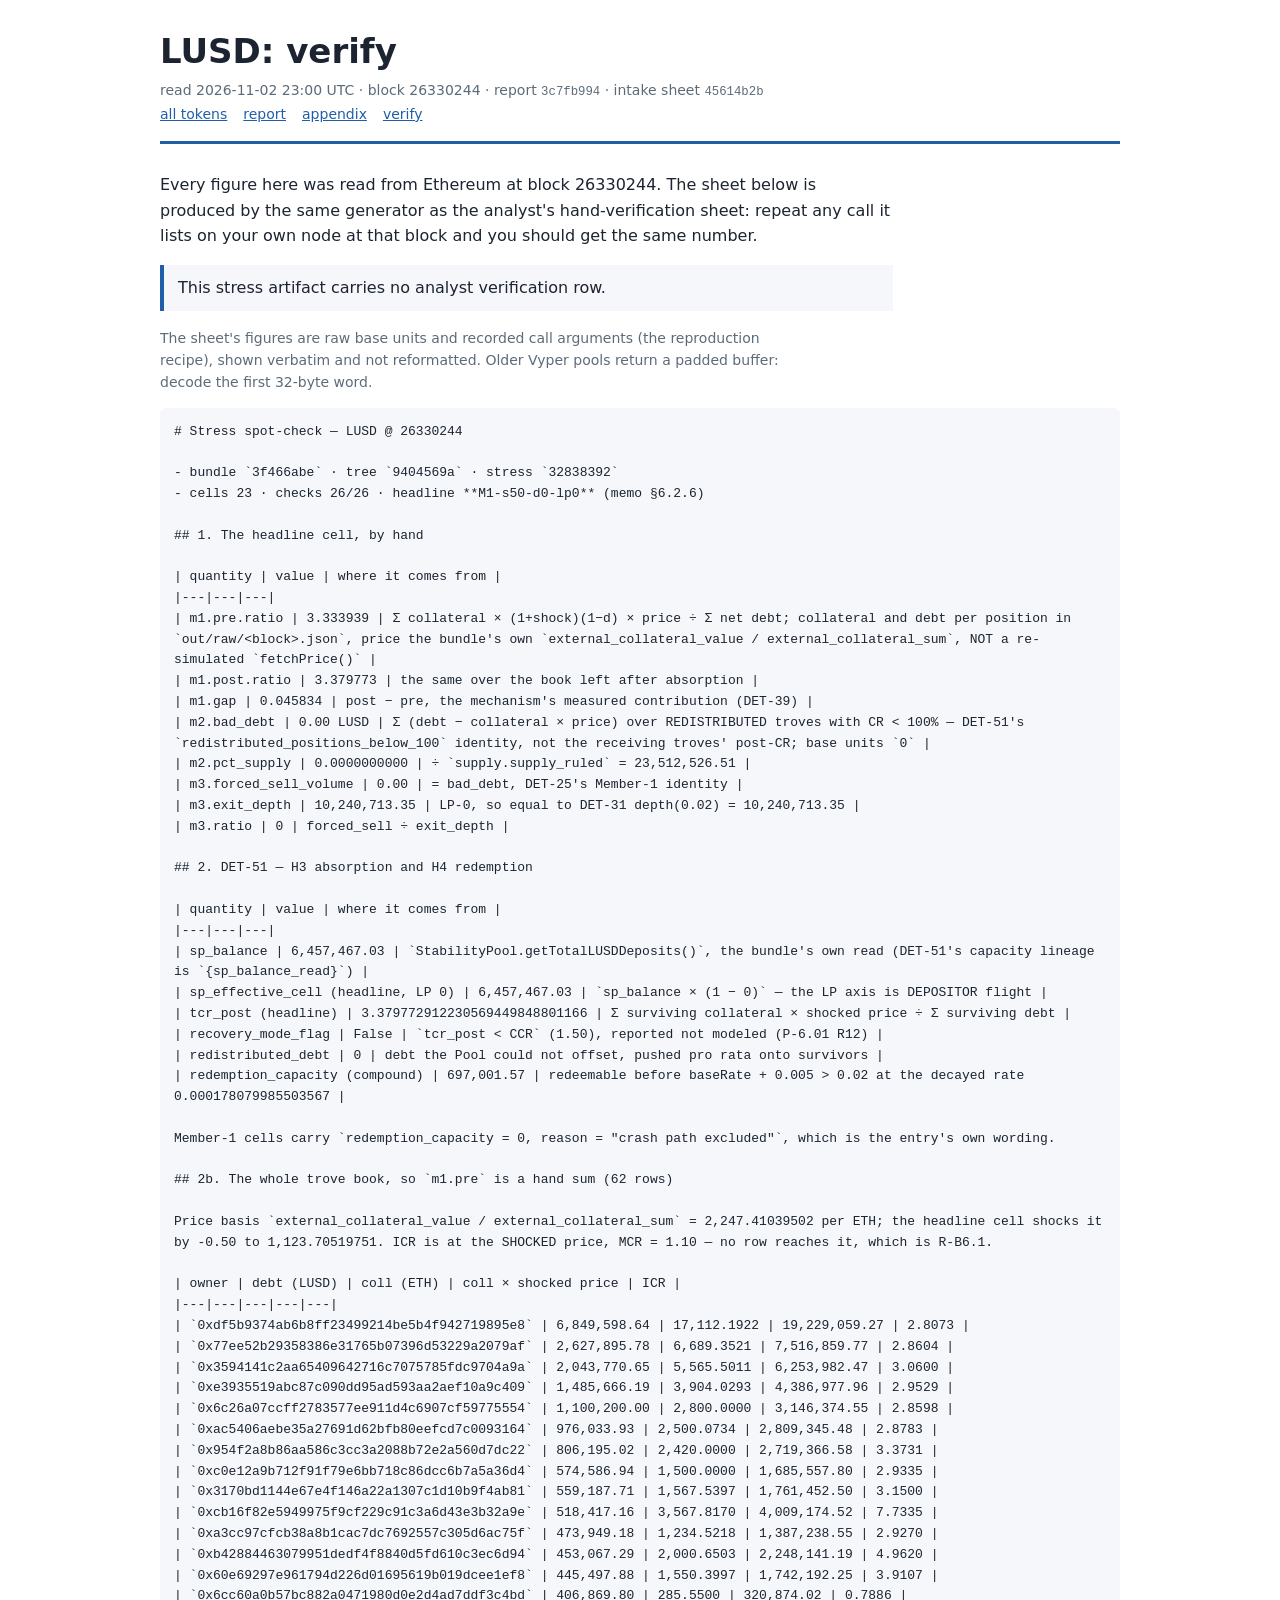
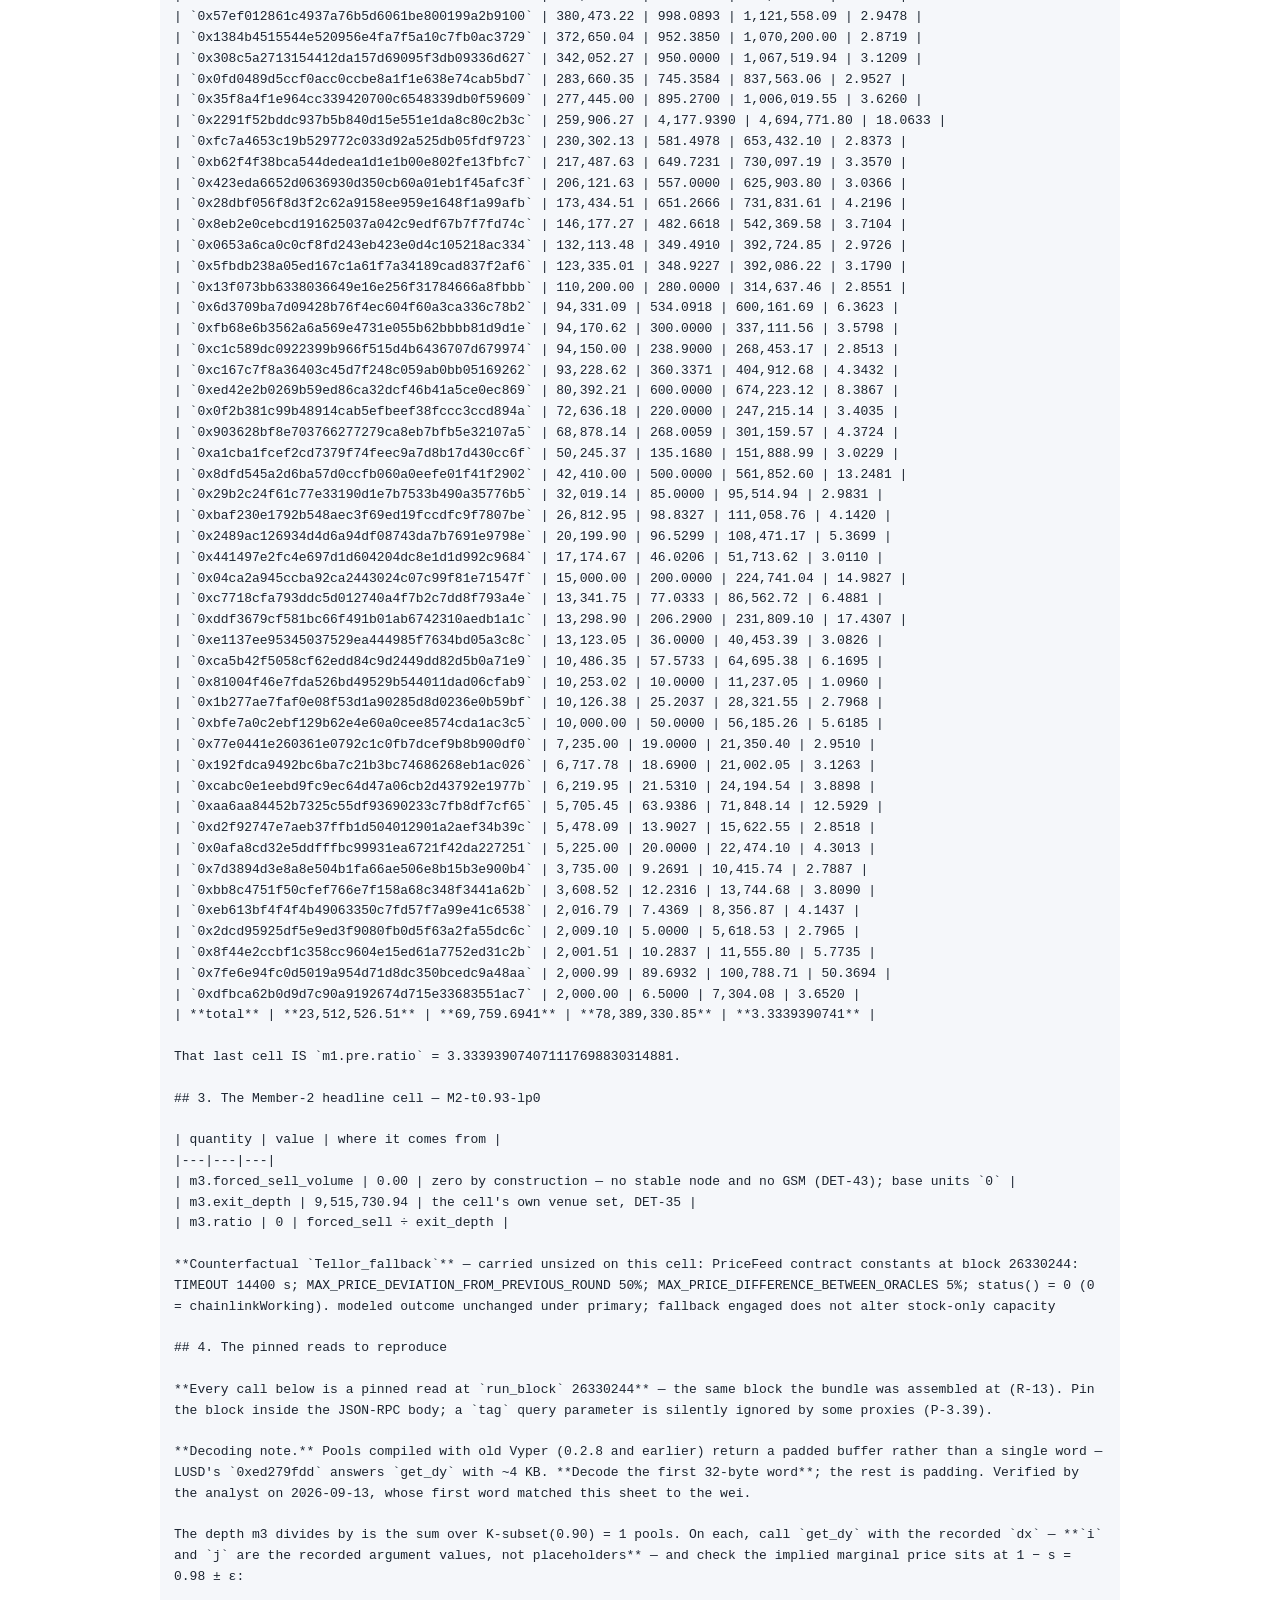
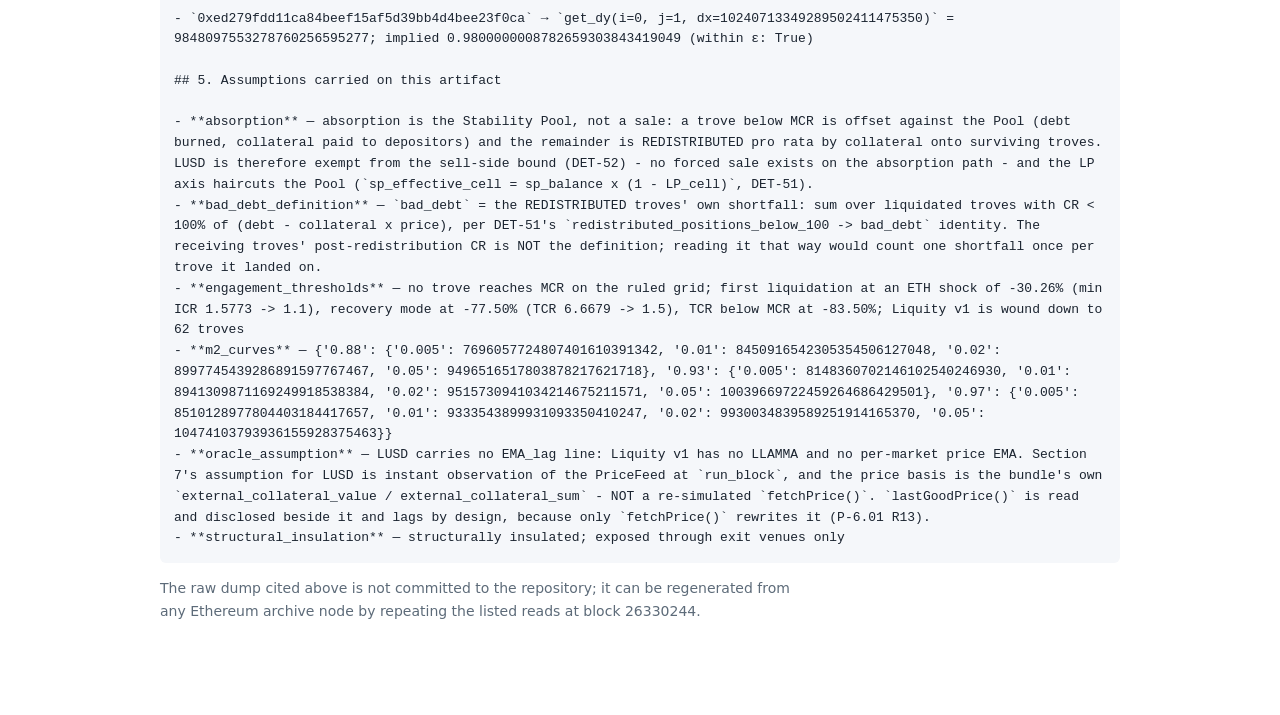
<file: out/site/LUSD/verify.html>
<!doctype html>
<html lang="en">
<head>
<meta charset="utf-8">
<meta name="viewport" content="width=device-width, initial-scale=1">
<title>LUSD: verify this report</title>
<link rel="stylesheet" href="../style.css">
</head>
<body>
<main>
<header class="page">
  <h1>LUSD: verify</h1>
  
  <div class="meta">
    read 2026-11-02 23:00 UTC · block 26330244 ·
    report <code title="3c7fb9940f2e62705c8685666a89b42442e83a41eab01999e7578bbfe0ac8424">3c7fb994</code> · intake sheet <code>45614b2b</code>
  </div>
  <nav class="links meta">
    <a href="../index.html">all tokens</a><a href="index.html">report</a><a href="appendix.html">appendix</a><a href="verify.html">verify</a>
  </nav>
</header>

<p class="prose">Every figure here was read from Ethereum at block 26330244. The sheet below is produced by the same generator as the analyst's hand-verification sheet: repeat any call it lists on your own node at that block and you should get the same number.</p>

<p class="banner">This stress artifact carries no analyst verification row.</p>

<p class="meta">The sheet's figures are raw base units and recorded call arguments (the reproduction recipe), shown verbatim and not reformatted. Older Vyper pools return a padded buffer: decode the first 32-byte word.</p>
<pre class="sheet"># Stress spot-check — LUSD @ 26330244

- bundle `3f466abe` · tree `9404569a` · stress `32838392`
- cells 23 · checks 26/26 · headline **M1-s50-d0-lp0** (memo §6.2.6)

## 1. The headline cell, by hand

| quantity | value | where it comes from |
|---|---|---|
| m1.pre.ratio | 3.333939 | Σ collateral × (1+shock)(1−d) × price ÷ Σ net debt; collateral and debt per position in `out/raw/&lt;block&gt;.json`, price the bundle&#39;s own `external_collateral_value / external_collateral_sum`, NOT a re-simulated `fetchPrice()` |
| m1.post.ratio | 3.379773 | the same over the book left after absorption |
| m1.gap | 0.045834 | post − pre, the mechanism&#39;s measured contribution (DET-39) |
| m2.bad_debt | 0.00 LUSD | Σ (debt − collateral × price) over REDISTRIBUTED troves with CR &lt; 100% — DET-51&#39;s `redistributed_positions_below_100` identity, not the receiving troves&#39; post-CR; base units `0` |
| m2.pct_supply | 0.0000000000 | ÷ `supply.supply_ruled` = 23,512,526.51 |
| m3.forced_sell_volume | 0.00 | = bad_debt, DET-25&#39;s Member-1 identity |
| m3.exit_depth | 10,240,713.35 | LP-0, so equal to DET-31 depth(0.02) = 10,240,713.35 |
| m3.ratio | 0 | forced_sell ÷ exit_depth |

## 2. DET-51 — H3 absorption and H4 redemption

| quantity | value | where it comes from |
|---|---|---|
| sp_balance | 6,457,467.03 | `StabilityPool.getTotalLUSDDeposits()`, the bundle&#39;s own read (DET-51&#39;s capacity lineage is `{sp_balance_read}`) |
| sp_effective_cell (headline, LP 0) | 6,457,467.03 | `sp_balance × (1 − 0)` — the LP axis is DEPOSITOR flight |
| tcr_post (headline) | 3.379772912230569449848801166 | Σ surviving collateral × shocked price ÷ Σ surviving debt |
| recovery_mode_flag | False | `tcr_post &lt; CCR` (1.50), reported not modeled (P-6.01 R12) |
| redistributed_debt | 0 | debt the Pool could not offset, pushed pro rata onto survivors |
| redemption_capacity (compound) | 697,001.57 | redeemable before baseRate + 0.005 &gt; 0.02 at the decayed rate 0.000178079985503567 |

Member-1 cells carry `redemption_capacity = 0, reason = &#34;crash path excluded&#34;`, which is the entry&#39;s own wording.

## 2b. The whole trove book, so `m1.pre` is a hand sum (62 rows)

Price basis `external_collateral_value / external_collateral_sum` = 2,247.41039502 per ETH; the headline cell shocks it by -0.50 to 1,123.70519751. ICR is at the SHOCKED price, MCR = 1.10 — no row reaches it, which is R-B6.1.

| owner | debt (LUSD) | coll (ETH) | coll × shocked price | ICR |
|---|---|---|---|---|
| `0xdf5b9374ab6b8ff23499214be5b4f942719895e8` | 6,849,598.64 | 17,112.1922 | 19,229,059.27 | 2.8073 |
| `0x77ee52b29358386e31765b07396d53229a2079af` | 2,627,895.78 | 6,689.3521 | 7,516,859.77 | 2.8604 |
| `0x3594141c2aa65409642716c7075785fdc9704a9a` | 2,043,770.65 | 5,565.5011 | 6,253,982.47 | 3.0600 |
| `0xe3935519abc87c090dd95ad593aa2aef10a9c409` | 1,485,666.19 | 3,904.0293 | 4,386,977.96 | 2.9529 |
| `0x6c26a07ccff2783577ee911d4c6907cf59775554` | 1,100,200.00 | 2,800.0000 | 3,146,374.55 | 2.8598 |
| `0xac5406aebe35a27691d62bfb80eefcd7c0093164` | 976,033.93 | 2,500.0734 | 2,809,345.48 | 2.8783 |
| `0x954f2a8b86aa586c3cc3a2088b72e2a560d7dc22` | 806,195.02 | 2,420.0000 | 2,719,366.58 | 3.3731 |
| `0xc0e12a9b712f91f79e6bb718c86dcc6b7a5a36d4` | 574,586.94 | 1,500.0000 | 1,685,557.80 | 2.9335 |
| `0x3170bd1144e67e4f146a22a1307c1d10b9f4ab81` | 559,187.71 | 1,567.5397 | 1,761,452.50 | 3.1500 |
| `0xcb16f82e5949975f9cf229c91c3a6d43e3b32a9e` | 518,417.16 | 3,567.8170 | 4,009,174.52 | 7.7335 |
| `0xa3cc97cfcb38a8b1cac7dc7692557c305d6ac75f` | 473,949.18 | 1,234.5218 | 1,387,238.55 | 2.9270 |
| `0xb42884463079951dedf4f8840d5fd610c3ec6d94` | 453,067.29 | 2,000.6503 | 2,248,141.19 | 4.9620 |
| `0x60e69297e961794d226d01695619b019dcee1ef8` | 445,497.88 | 1,550.3997 | 1,742,192.25 | 3.9107 |
| `0x6cc60a0b57bc882a0471980d0e2d4ad7ddf3c4bd` | 406,869.80 | 285.5500 | 320,874.02 | 0.7886 |
| `0x57ef012861c4937a76b5d6061be800199a2b9100` | 380,473.22 | 998.0893 | 1,121,558.09 | 2.9478 |
| `0x1384b4515544e520956e4fa7f5a10c7fb0ac3729` | 372,650.04 | 952.3850 | 1,070,200.00 | 2.8719 |
| `0x308c5a2713154412da157d69095f3db09336d627` | 342,052.27 | 950.0000 | 1,067,519.94 | 3.1209 |
| `0x0fd0489d5ccf0acc0ccbe8a1f1e638e74cab5bd7` | 283,660.35 | 745.3584 | 837,563.06 | 2.9527 |
| `0x35f8a4f1e964cc339420700c6548339db0f59609` | 277,445.00 | 895.2700 | 1,006,019.55 | 3.6260 |
| `0x2291f52bddc937b5b840d15e551e1da8c80c2b3c` | 259,906.27 | 4,177.9390 | 4,694,771.80 | 18.0633 |
| `0xfc7a4653c19b529772c033d92a525db05fdf9723` | 230,302.13 | 581.4978 | 653,432.10 | 2.8373 |
| `0xb62f4f38bca544dedea1d1e1b00e802fe13fbfc7` | 217,487.63 | 649.7231 | 730,097.19 | 3.3570 |
| `0x423eda6652d0636930d350cb60a01eb1f45afc3f` | 206,121.63 | 557.0000 | 625,903.80 | 3.0366 |
| `0x28dbf056f8d3f2c62a9158ee959e1648f1a99afb` | 173,434.51 | 651.2666 | 731,831.61 | 4.2196 |
| `0x8eb2e0cebcd191625037a042c9edf67b7f7fd74c` | 146,177.27 | 482.6618 | 542,369.58 | 3.7104 |
| `0x0653a6ca0c0cf8fd243eb423e0d4c105218ac334` | 132,113.48 | 349.4910 | 392,724.85 | 2.9726 |
| `0x5fbdb238a05ed167c1a61f7a34189cad837f2af6` | 123,335.01 | 348.9227 | 392,086.22 | 3.1790 |
| `0x13f073bb6338036649e16e256f31784666a8fbbb` | 110,200.00 | 280.0000 | 314,637.46 | 2.8551 |
| `0x6d3709ba7d09428b76f4ec604f60a3ca336c78b2` | 94,331.09 | 534.0918 | 600,161.69 | 6.3623 |
| `0xfb68e6b3562a6a569e4731e055b62bbbb81d9d1e` | 94,170.62 | 300.0000 | 337,111.56 | 3.5798 |
| `0xc1c589dc0922399b966f515d4b6436707d679974` | 94,150.00 | 238.9000 | 268,453.17 | 2.8513 |
| `0xc167c7f8a36403c45d7f248c059ab0bb05169262` | 93,228.62 | 360.3371 | 404,912.68 | 4.3432 |
| `0xed42e2b0269b59ed86ca32dcf46b41a5ce0ec869` | 80,392.21 | 600.0000 | 674,223.12 | 8.3867 |
| `0x0f2b381c99b48914cab5efbeef38fccc3ccd894a` | 72,636.18 | 220.0000 | 247,215.14 | 3.4035 |
| `0x903628bf8e703766277279ca8eb7bfb5e32107a5` | 68,878.14 | 268.0059 | 301,159.57 | 4.3724 |
| `0xa1cba1fcef2cd7379f74feec9a7d8b17d430cc6f` | 50,245.37 | 135.1680 | 151,888.99 | 3.0229 |
| `0x8dfd545a2d6ba57d0ccfb060a0eefe01f41f2902` | 42,410.00 | 500.0000 | 561,852.60 | 13.2481 |
| `0x29b2c24f61c77e33190d1e7b7533b490a35776b5` | 32,019.14 | 85.0000 | 95,514.94 | 2.9831 |
| `0xbaf230e1792b548aec3f69ed19fccdfc9f7807be` | 26,812.95 | 98.8327 | 111,058.76 | 4.1420 |
| `0x2489ac126934d4d6a94df08743da7b7691e9798e` | 20,199.90 | 96.5299 | 108,471.17 | 5.3699 |
| `0x441497e2fc4e697d1d604204dc8e1d1d992c9684` | 17,174.67 | 46.0206 | 51,713.62 | 3.0110 |
| `0x04ca2a945ccba92ca2443024c07c99f81e71547f` | 15,000.00 | 200.0000 | 224,741.04 | 14.9827 |
| `0xc7718cfa793ddc5d012740a4f7b2c7dd8f793a4e` | 13,341.75 | 77.0333 | 86,562.72 | 6.4881 |
| `0xddf3679cf581bc66f491b01ab6742310aedb1a1c` | 13,298.90 | 206.2900 | 231,809.10 | 17.4307 |
| `0xe1137ee95345037529ea444985f7634bd05a3c8c` | 13,123.05 | 36.0000 | 40,453.39 | 3.0826 |
| `0xca5b42f5058cf62edd84c9d2449dd82d5b0a71e9` | 10,486.35 | 57.5733 | 64,695.38 | 6.1695 |
| `0x81004f46e7fda526bd49529b544011dad06cfab9` | 10,253.02 | 10.0000 | 11,237.05 | 1.0960 |
| `0x1b277ae7faf0e08f53d1a90285d8d0236e0b59bf` | 10,126.38 | 25.2037 | 28,321.55 | 2.7968 |
| `0xbfe7a0c2ebf129b62e4e60a0cee8574cda1ac3c5` | 10,000.00 | 50.0000 | 56,185.26 | 5.6185 |
| `0x77e0441e260361e0792c1c0fb7dcef9b8b900df0` | 7,235.00 | 19.0000 | 21,350.40 | 2.9510 |
| `0x192fdca9492bc6ba7c21b3bc74686268eb1ac026` | 6,717.78 | 18.6900 | 21,002.05 | 3.1263 |
| `0xcabc0e1eebd9fc9ec64d47a06cb2d43792e1977b` | 6,219.95 | 21.5310 | 24,194.54 | 3.8898 |
| `0xaa6aa84452b7325c55df93690233c7fb8df7cf65` | 5,705.45 | 63.9386 | 71,848.14 | 12.5929 |
| `0xd2f92747e7aeb37ffb1d504012901a2aef34b39c` | 5,478.09 | 13.9027 | 15,622.55 | 2.8518 |
| `0x0afa8cd32e5ddfffbc99931ea6721f42da227251` | 5,225.00 | 20.0000 | 22,474.10 | 4.3013 |
| `0x7d3894d3e8a8e504b1fa66ae506e8b15b3e900b4` | 3,735.00 | 9.2691 | 10,415.74 | 2.7887 |
| `0xbb8c4751f50cfef766e7f158a68c348f3441a62b` | 3,608.52 | 12.2316 | 13,744.68 | 3.8090 |
| `0xeb613bf4f4f4b49063350c7fd57f7a99e41c6538` | 2,016.79 | 7.4369 | 8,356.87 | 4.1437 |
| `0x2dcd95925df5e9ed3f9080fb0d5f63a2fa55dc6c` | 2,009.10 | 5.0000 | 5,618.53 | 2.7965 |
| `0x8f44e2ccbf1c358cc9604e15ed61a7752ed31c2b` | 2,001.51 | 10.2837 | 11,555.80 | 5.7735 |
| `0x7fe6e94fc0d5019a954d71d8dc350bcedc9a48aa` | 2,000.99 | 89.6932 | 100,788.71 | 50.3694 |
| `0xdfbca62b0d9d7c90a9192674d715e33683551ac7` | 2,000.00 | 6.5000 | 7,304.08 | 3.6520 |
| **total** | **23,512,526.51** | **69,759.6941** | **78,389,330.85** | **3.3339390741** |

That last cell IS `m1.pre.ratio` = 3.333939074071117698830314881.

## 3. The Member-2 headline cell — M2-t0.93-lp0

| quantity | value | where it comes from |
|---|---|---|
| m3.forced_sell_volume | 0.00 | zero by construction — no stable node and no GSM (DET-43); base units `0` |
| m3.exit_depth | 9,515,730.94 | the cell&#39;s own venue set, DET-35 |
| m3.ratio | 0 | forced_sell ÷ exit_depth |

**Counterfactual `Tellor_fallback`** — carried unsized on this cell: PriceFeed contract constants at block 26330244: TIMEOUT 14400 s; MAX_PRICE_DEVIATION_FROM_PREVIOUS_ROUND 50%; MAX_PRICE_DIFFERENCE_BETWEEN_ORACLES 5%; status() = 0 (0 = chainlinkWorking). modeled outcome unchanged under primary; fallback engaged does not alter stock-only capacity

## 4. The pinned reads to reproduce

**Every call below is a pinned read at `run_block` 26330244** — the same block the bundle was assembled at (R-13). Pin the block inside the JSON-RPC body; a `tag` query parameter is silently ignored by some proxies (P-3.39).

**Decoding note.** Pools compiled with old Vyper (0.2.8 and earlier) return a padded buffer rather than a single word — LUSD&#39;s `0xed279fdd` answers `get_dy` with ~4 KB. **Decode the first 32-byte word**; the rest is padding. Verified by the analyst on 2026-09-13, whose first word matched this sheet to the wei.

The depth m3 divides by is the sum over K-subset(0.90) = 1 pools. On each, call `get_dy` with the recorded `dx` — **`i` and `j` are the recorded argument values, not placeholders** — and check the implied marginal price sits at 1 − s = 0.98 ± ε:

- `0xed279fdd11ca84beef15af5d39bb4d4bee23f0ca` → `get_dy(i=0, j=1, dx=10240713349289502411475350)` = 9848097553278760256595277; implied 0.9800000008782659303843419049 (within ε: True)

## 5. Assumptions carried on this artifact

- **absorption** — absorption is the Stability Pool, not a sale: a trove below MCR is offset against the Pool (debt burned, collateral paid to depositors) and the remainder is REDISTRIBUTED pro rata by collateral onto surviving troves. LUSD is therefore exempt from the sell-side bound (DET-52) - no forced sale exists on the absorption path - and the LP axis haircuts the Pool (`sp_effective_cell = sp_balance x (1 - LP_cell)`, DET-51).
- **bad_debt_definition** — `bad_debt` = the REDISTRIBUTED troves&#39; own shortfall: sum over liquidated troves with CR &lt; 100% of (debt - collateral x price), per DET-51&#39;s `redistributed_positions_below_100 -&gt; bad_debt` identity. The receiving troves&#39; post-redistribution CR is NOT the definition; reading it that way would count one shortfall once per trove it landed on.
- **engagement_thresholds** — no trove reaches MCR on the ruled grid; first liquidation at an ETH shock of -30.26% (min ICR 1.5773 -&gt; 1.1), recovery mode at -77.50% (TCR 6.6679 -&gt; 1.5), TCR below MCR at -83.50%; Liquity v1 is wound down to 62 troves
- **m2_curves** — {&#39;0.88&#39;: {&#39;0.005&#39;: 7696057724807401610391342, &#39;0.01&#39;: 8450916542305354506127048, &#39;0.02&#39;: 8997745439286891597767467, &#39;0.05&#39;: 9496516517803878217621718}, &#39;0.93&#39;: {&#39;0.005&#39;: 8148360702146102540246930, &#39;0.01&#39;: 8941309871169249918538384, &#39;0.02&#39;: 9515730941034214675211571, &#39;0.05&#39;: 10039669722459264686429501}, &#39;0.97&#39;: {&#39;0.005&#39;: 8510128977804403184417657, &#39;0.01&#39;: 9333543899931093350410247, &#39;0.02&#39;: 9930034839589251914165370, &#39;0.05&#39;: 10474103793936155928375463}}
- **oracle_assumption** — LUSD carries no EMA_lag line: Liquity v1 has no LLAMMA and no per-market price EMA. Section 7&#39;s assumption for LUSD is instant observation of the PriceFeed at `run_block`, and the price basis is the bundle&#39;s own `external_collateral_value / external_collateral_sum` - NOT a re-simulated `fetchPrice()`. `lastGoodPrice()` is read and disclosed beside it and lags by design, because only `fetchPrice()` rewrites it (P-6.01 R13).
- **structural_insulation** — structurally insulated; exposed through exit venues only
</pre>
<p class="meta">The raw dump cited above is not committed to the repository; it can be regenerated from any Ethereum archive node by repeating the listed reads at block 26330244.</p>

</main>
</body>
</html>
</file>
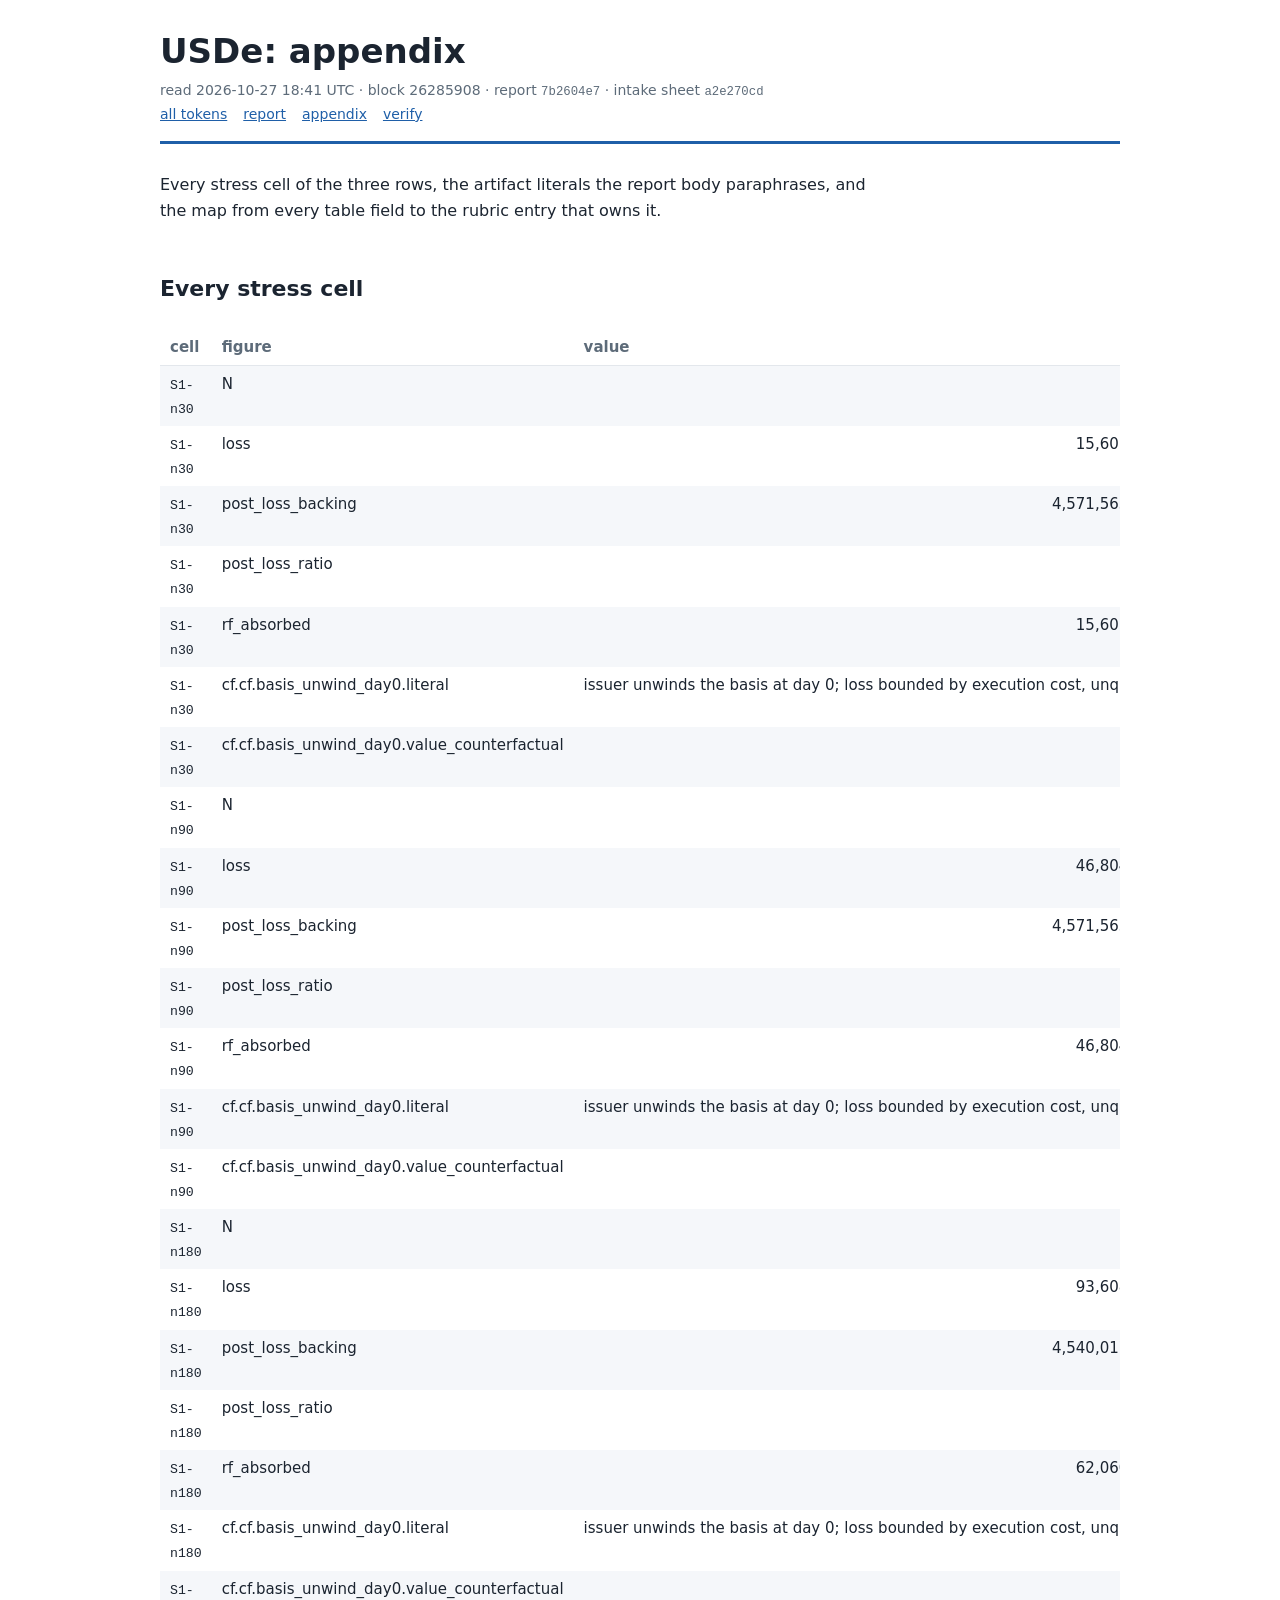
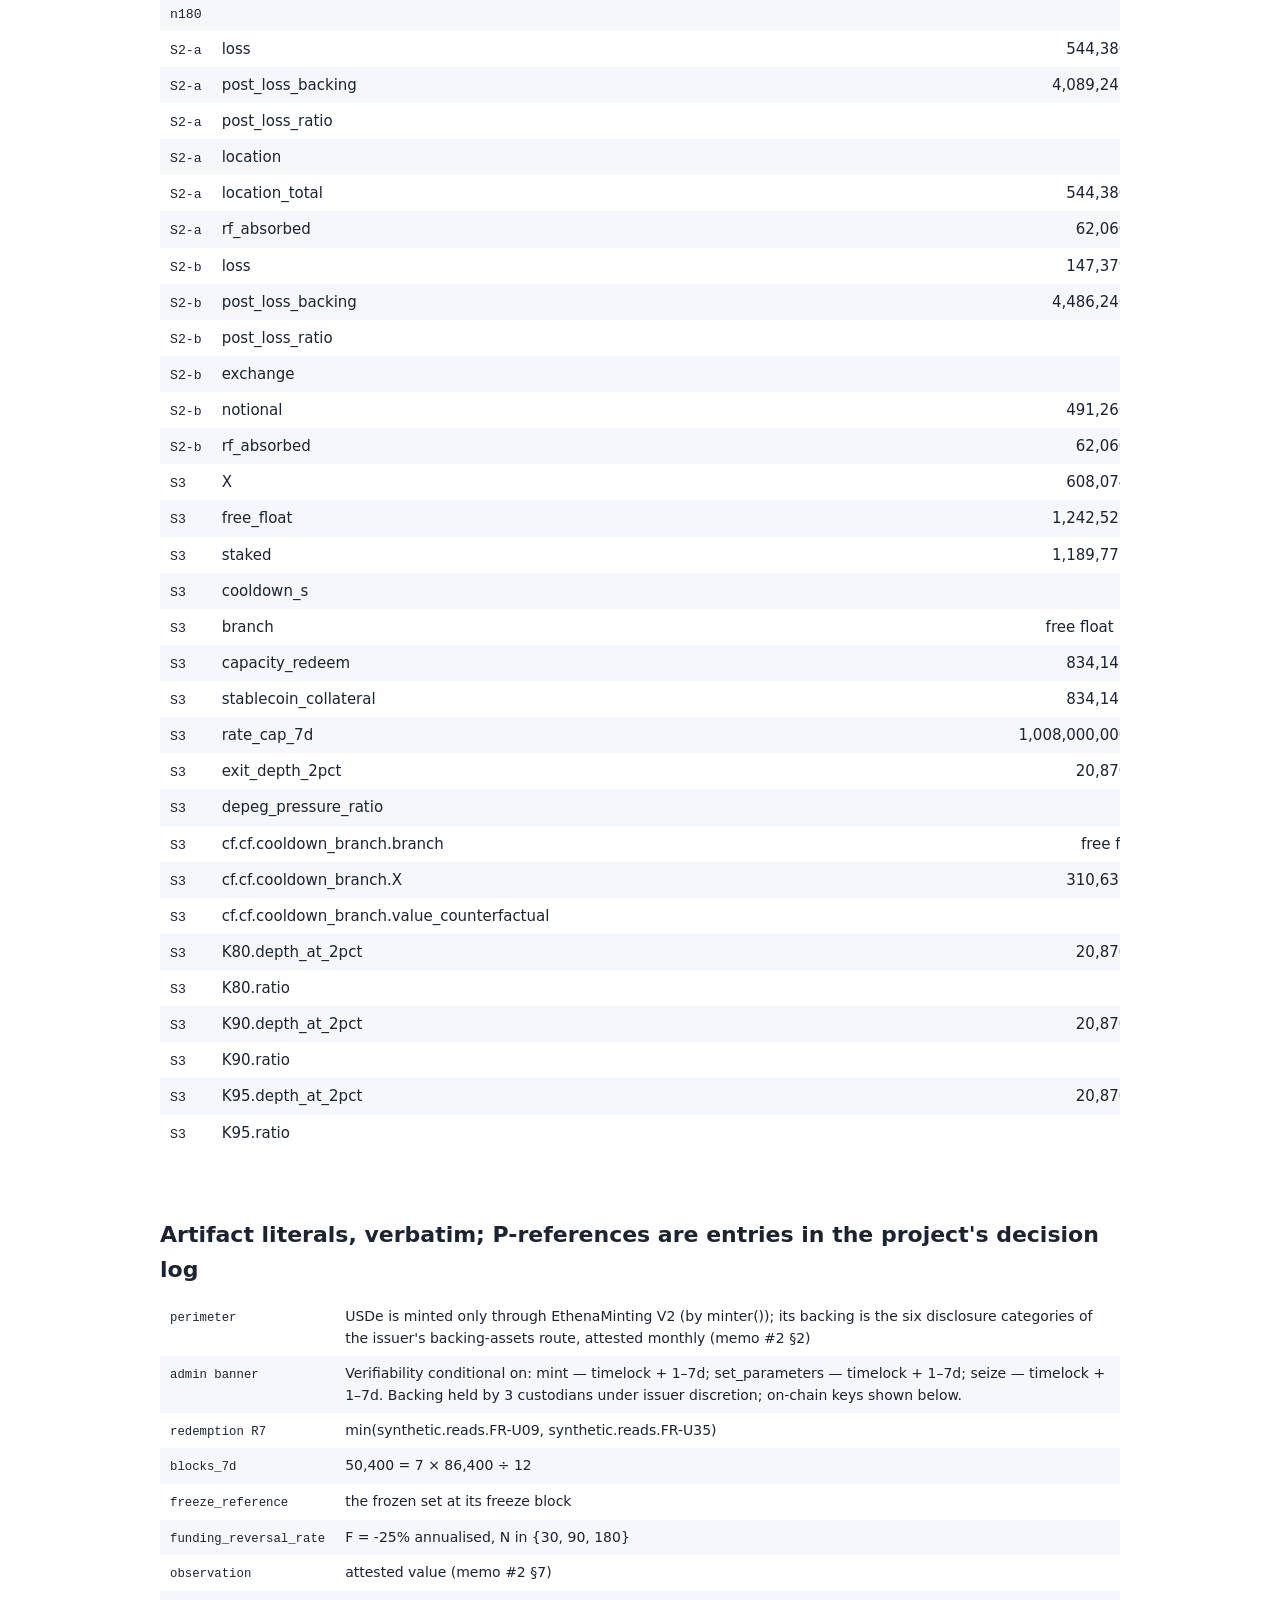
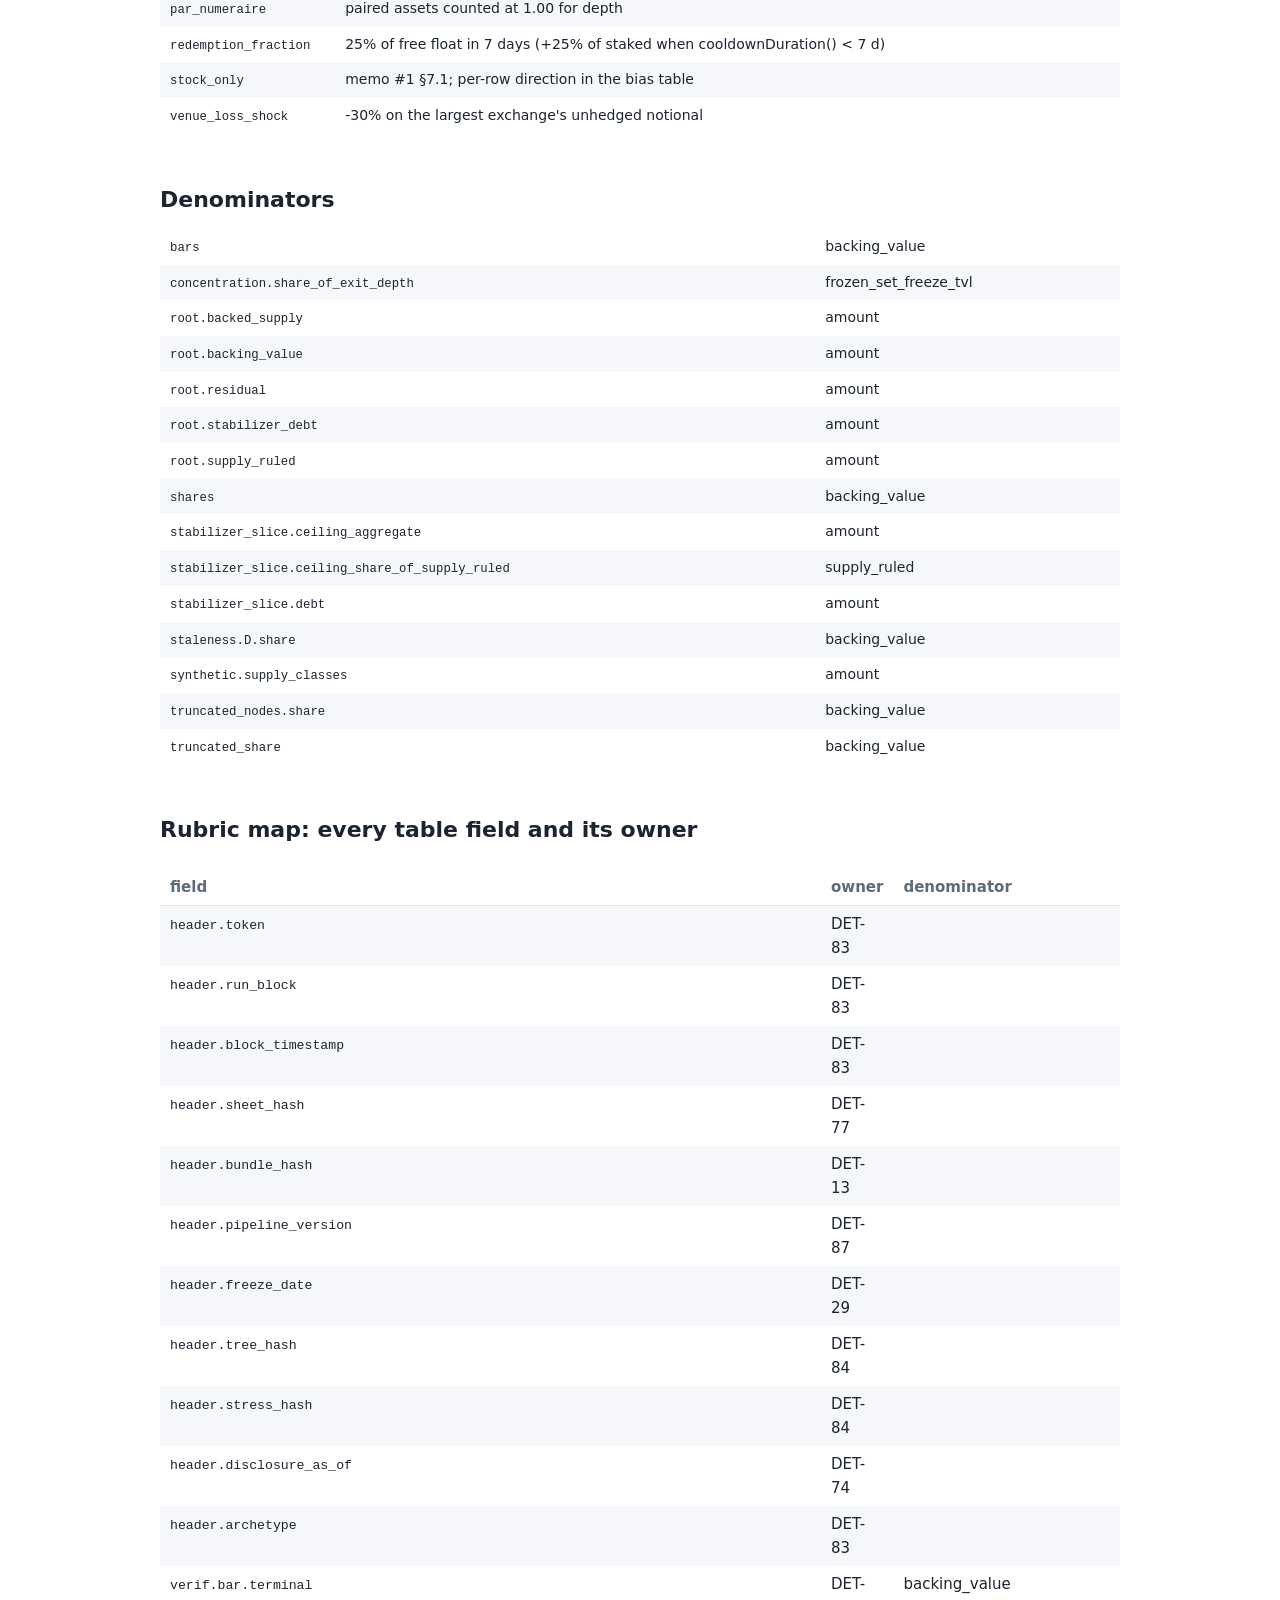
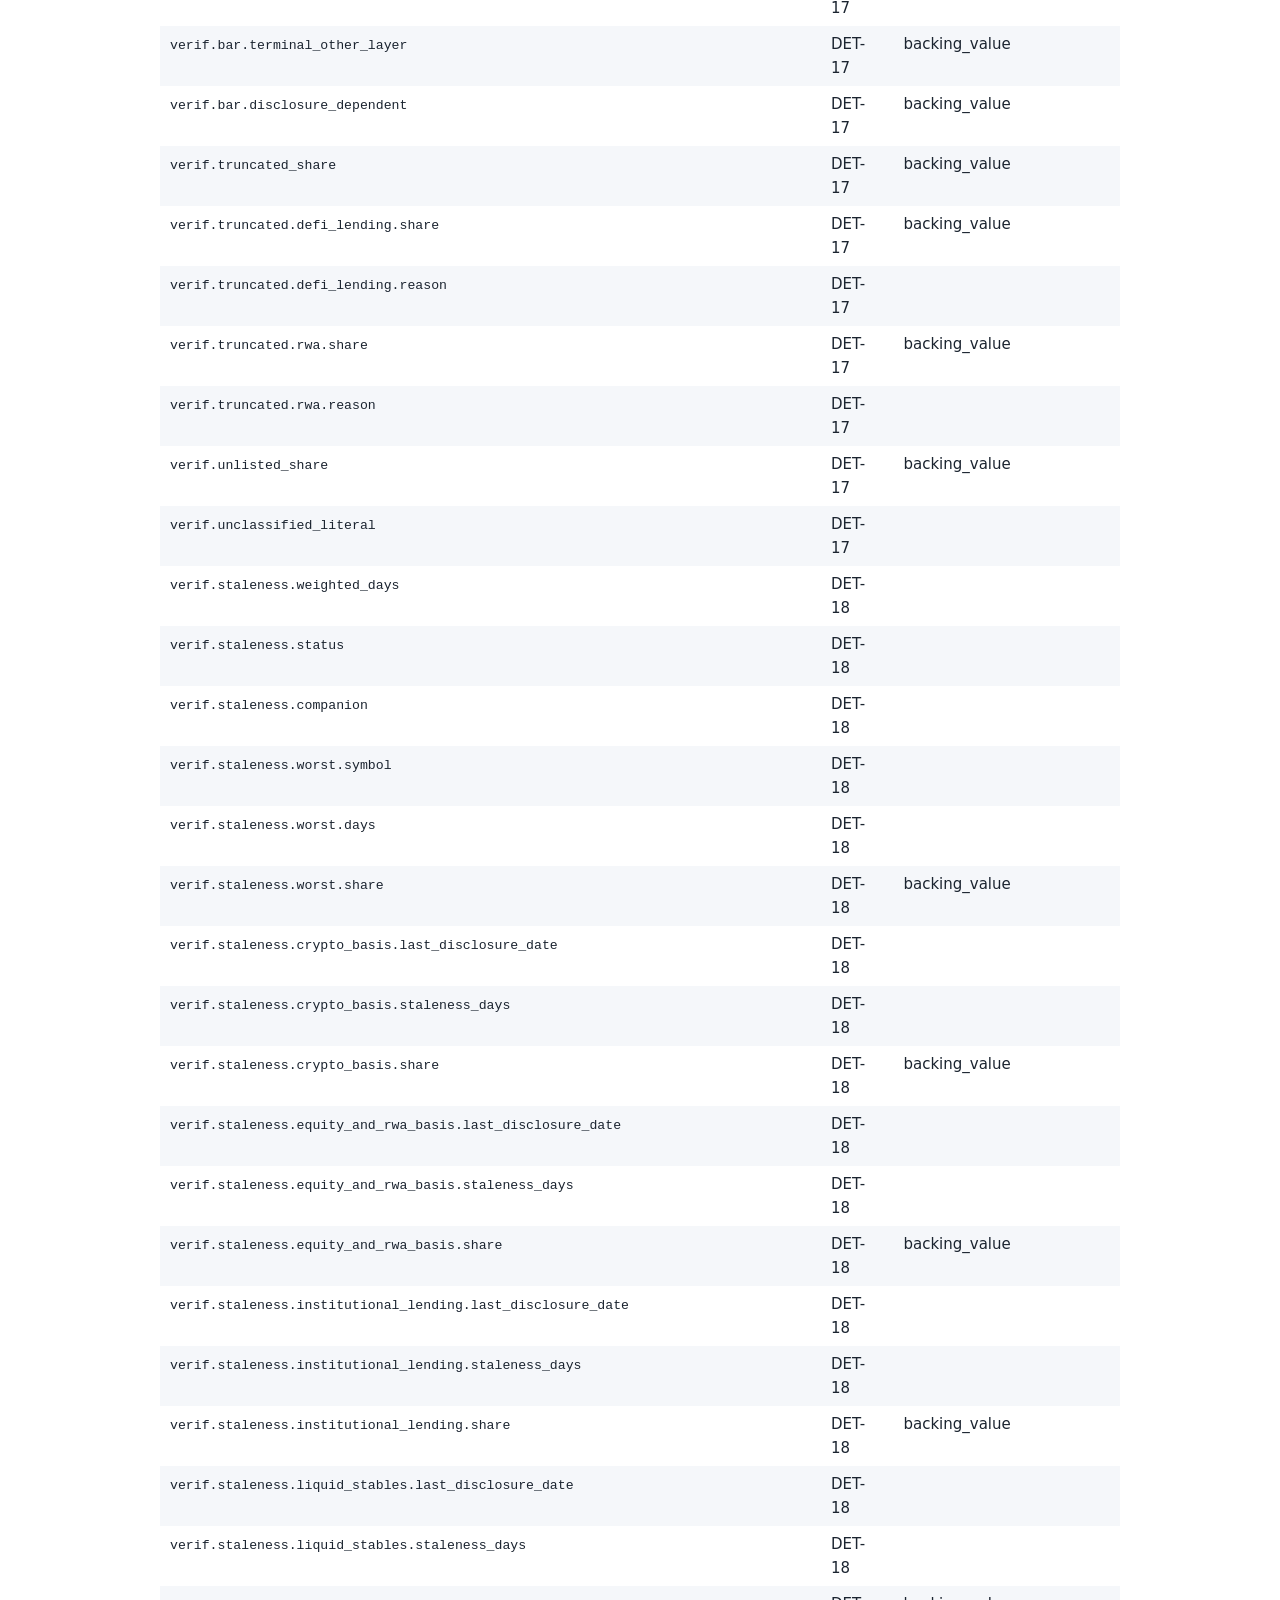
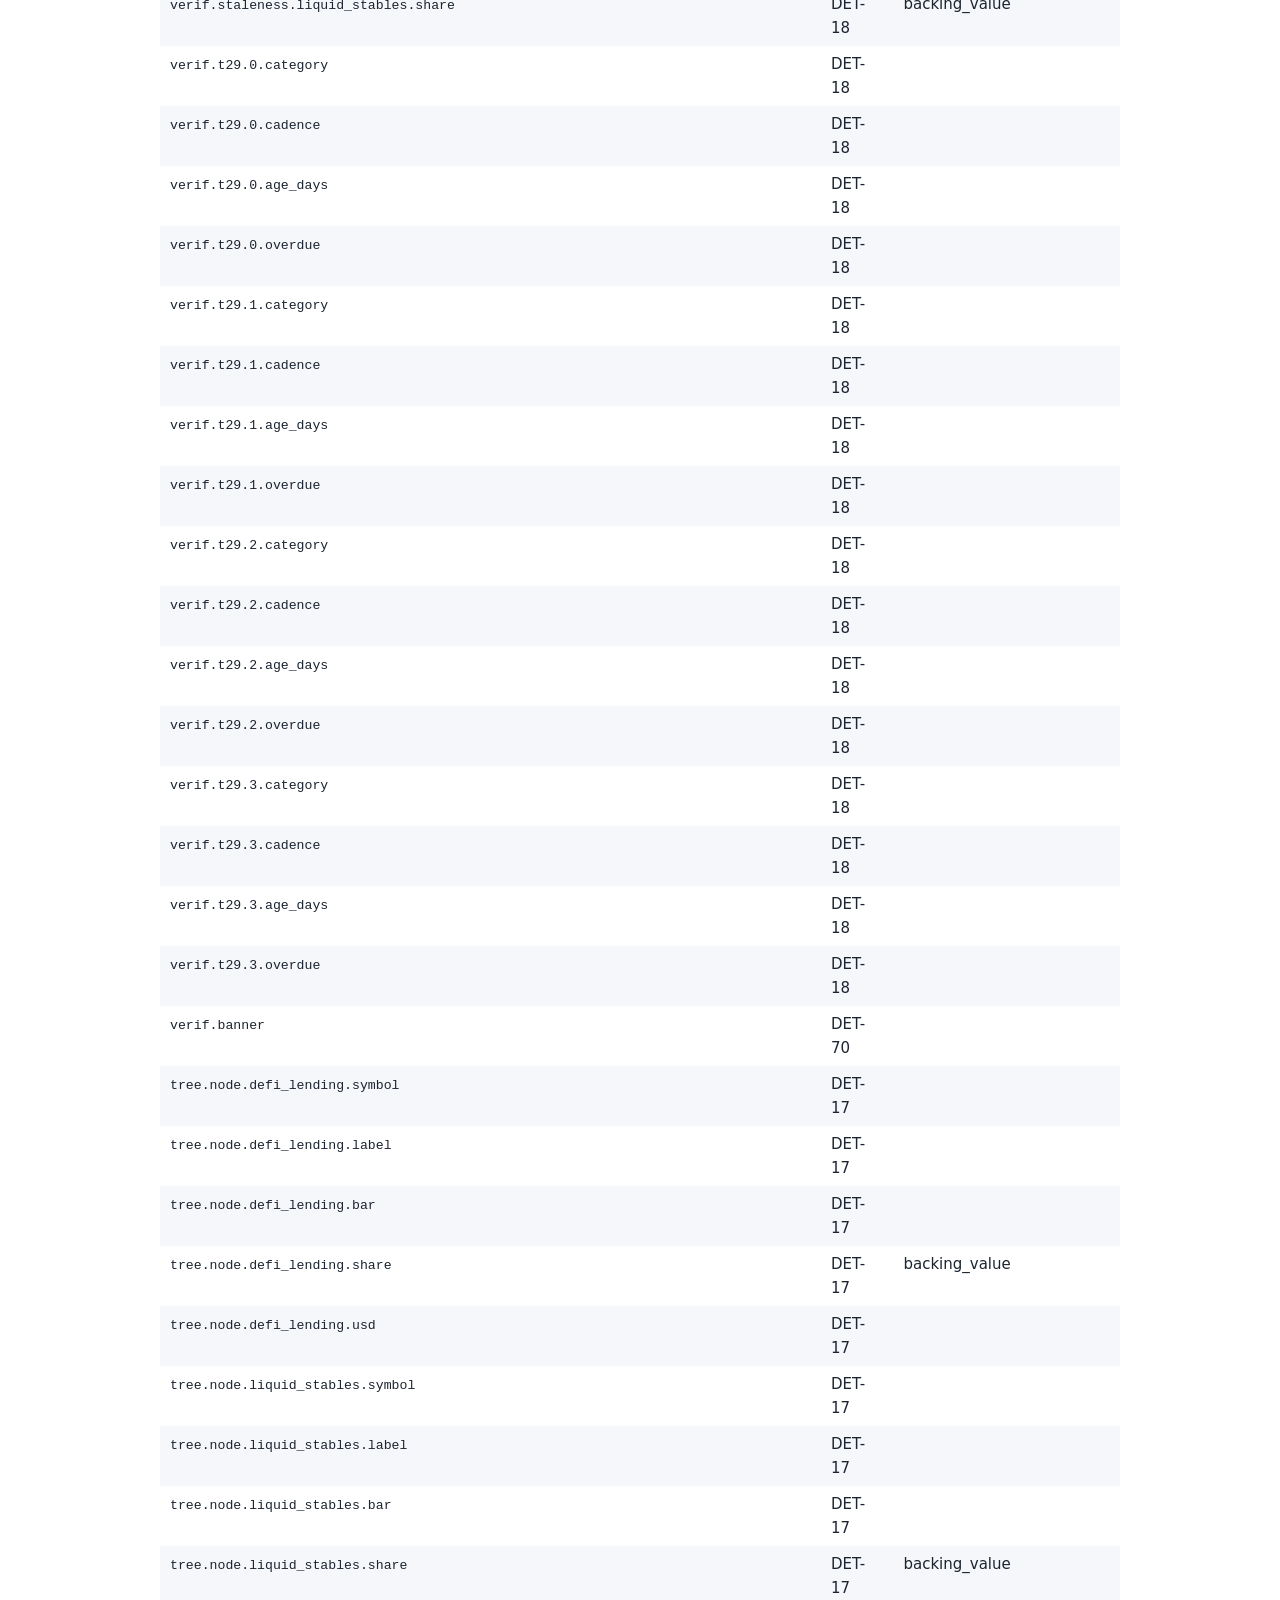
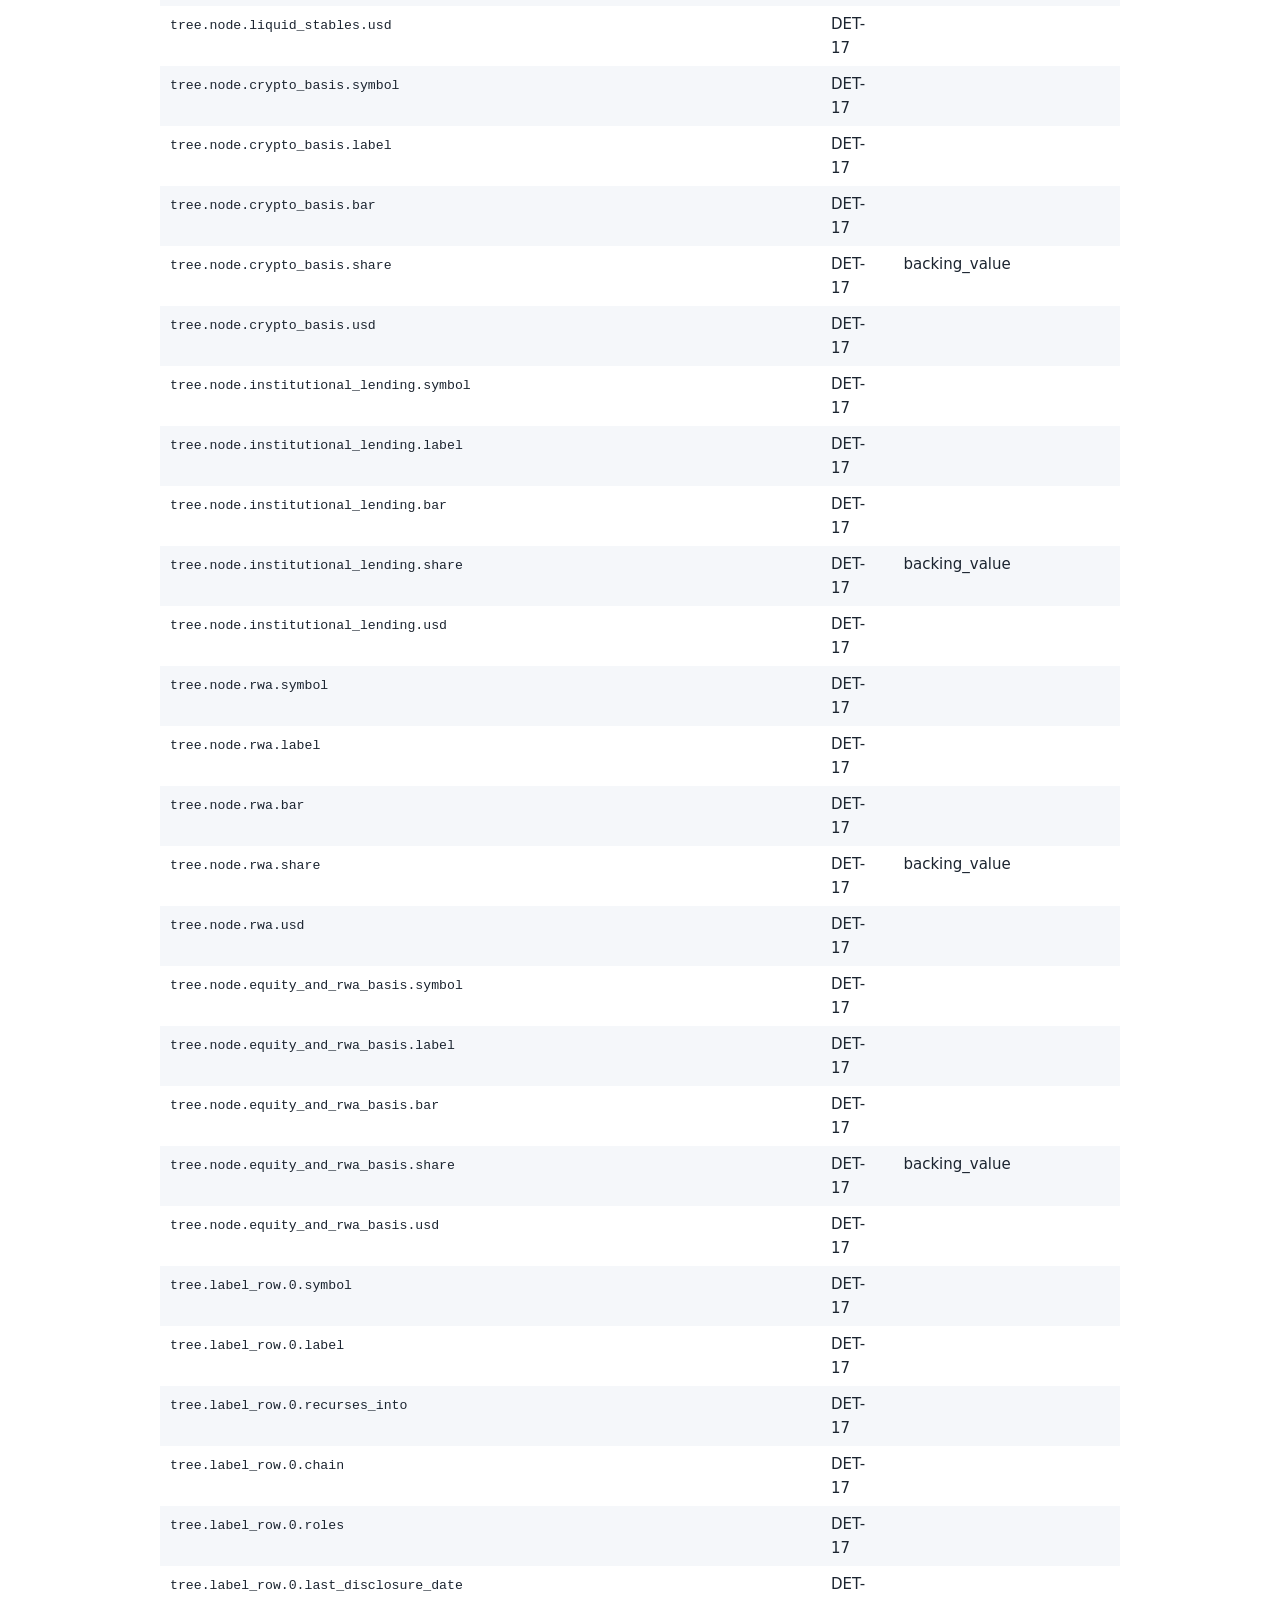
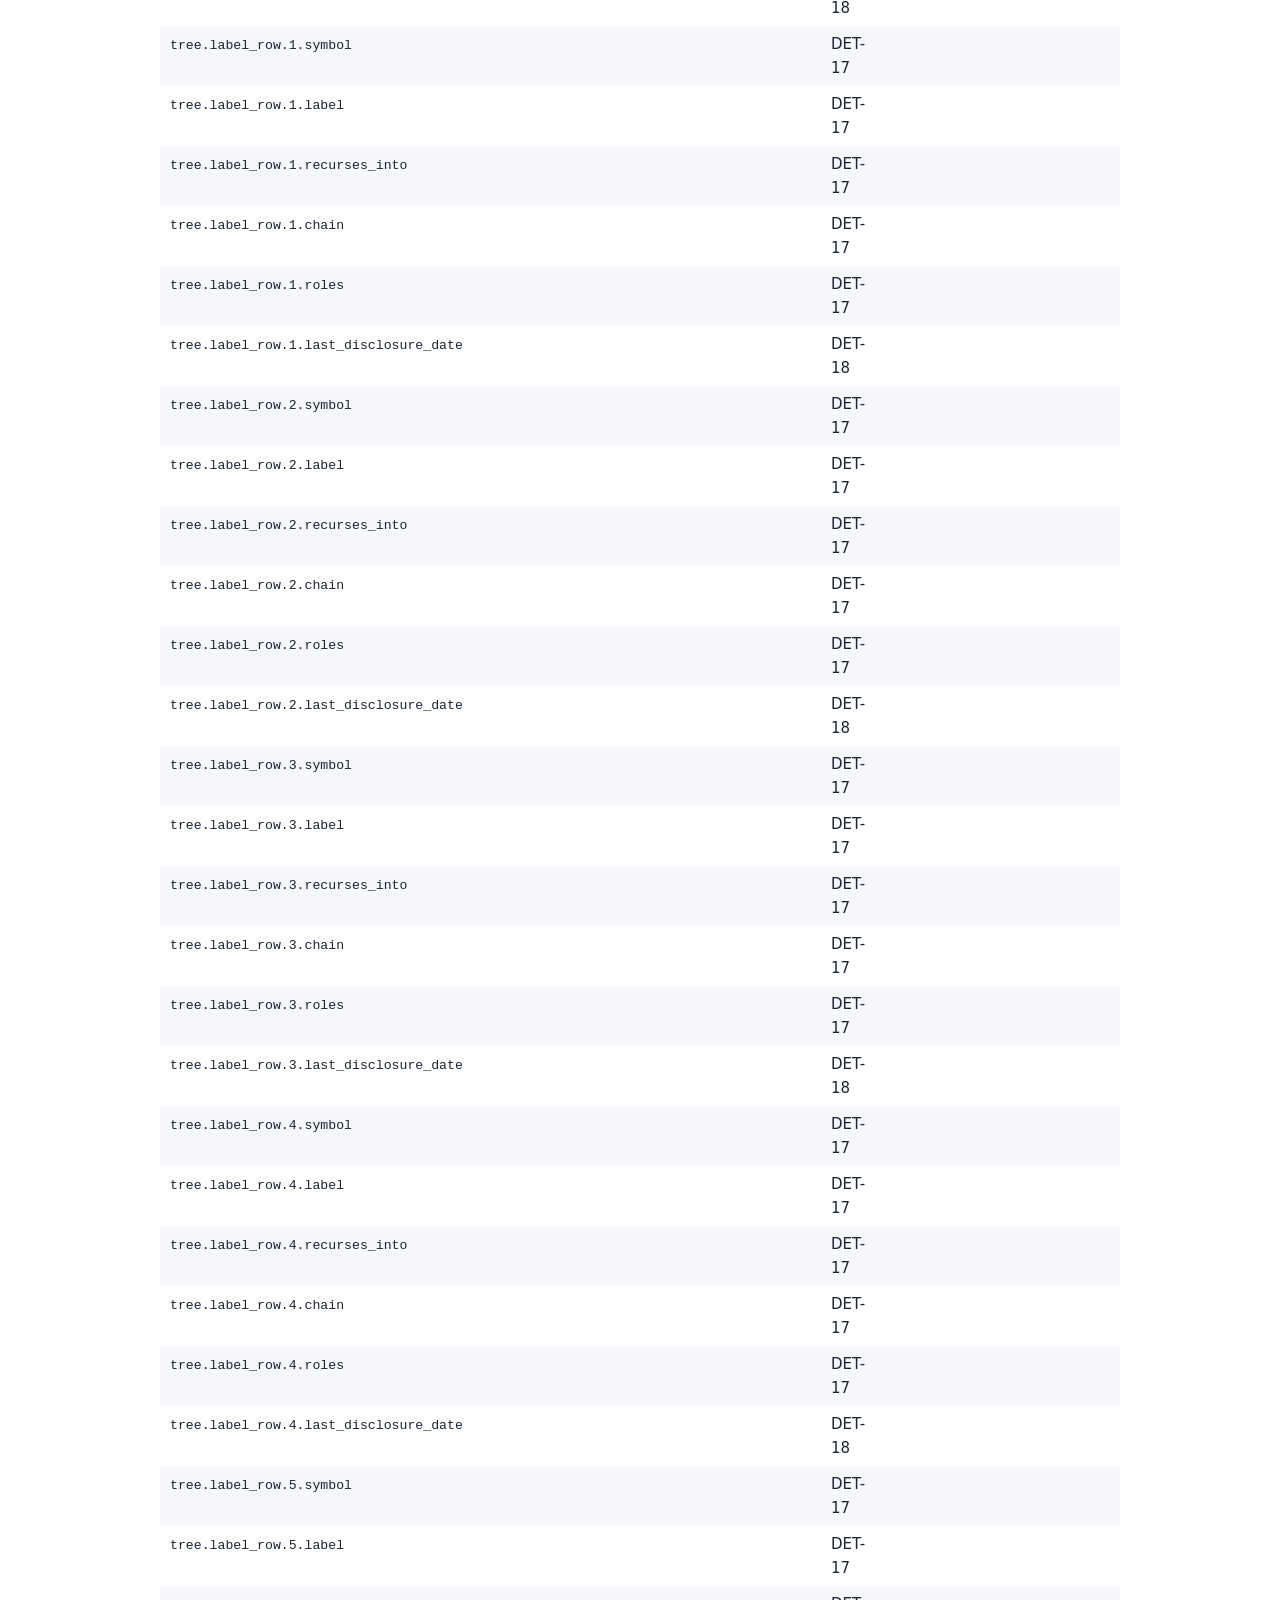
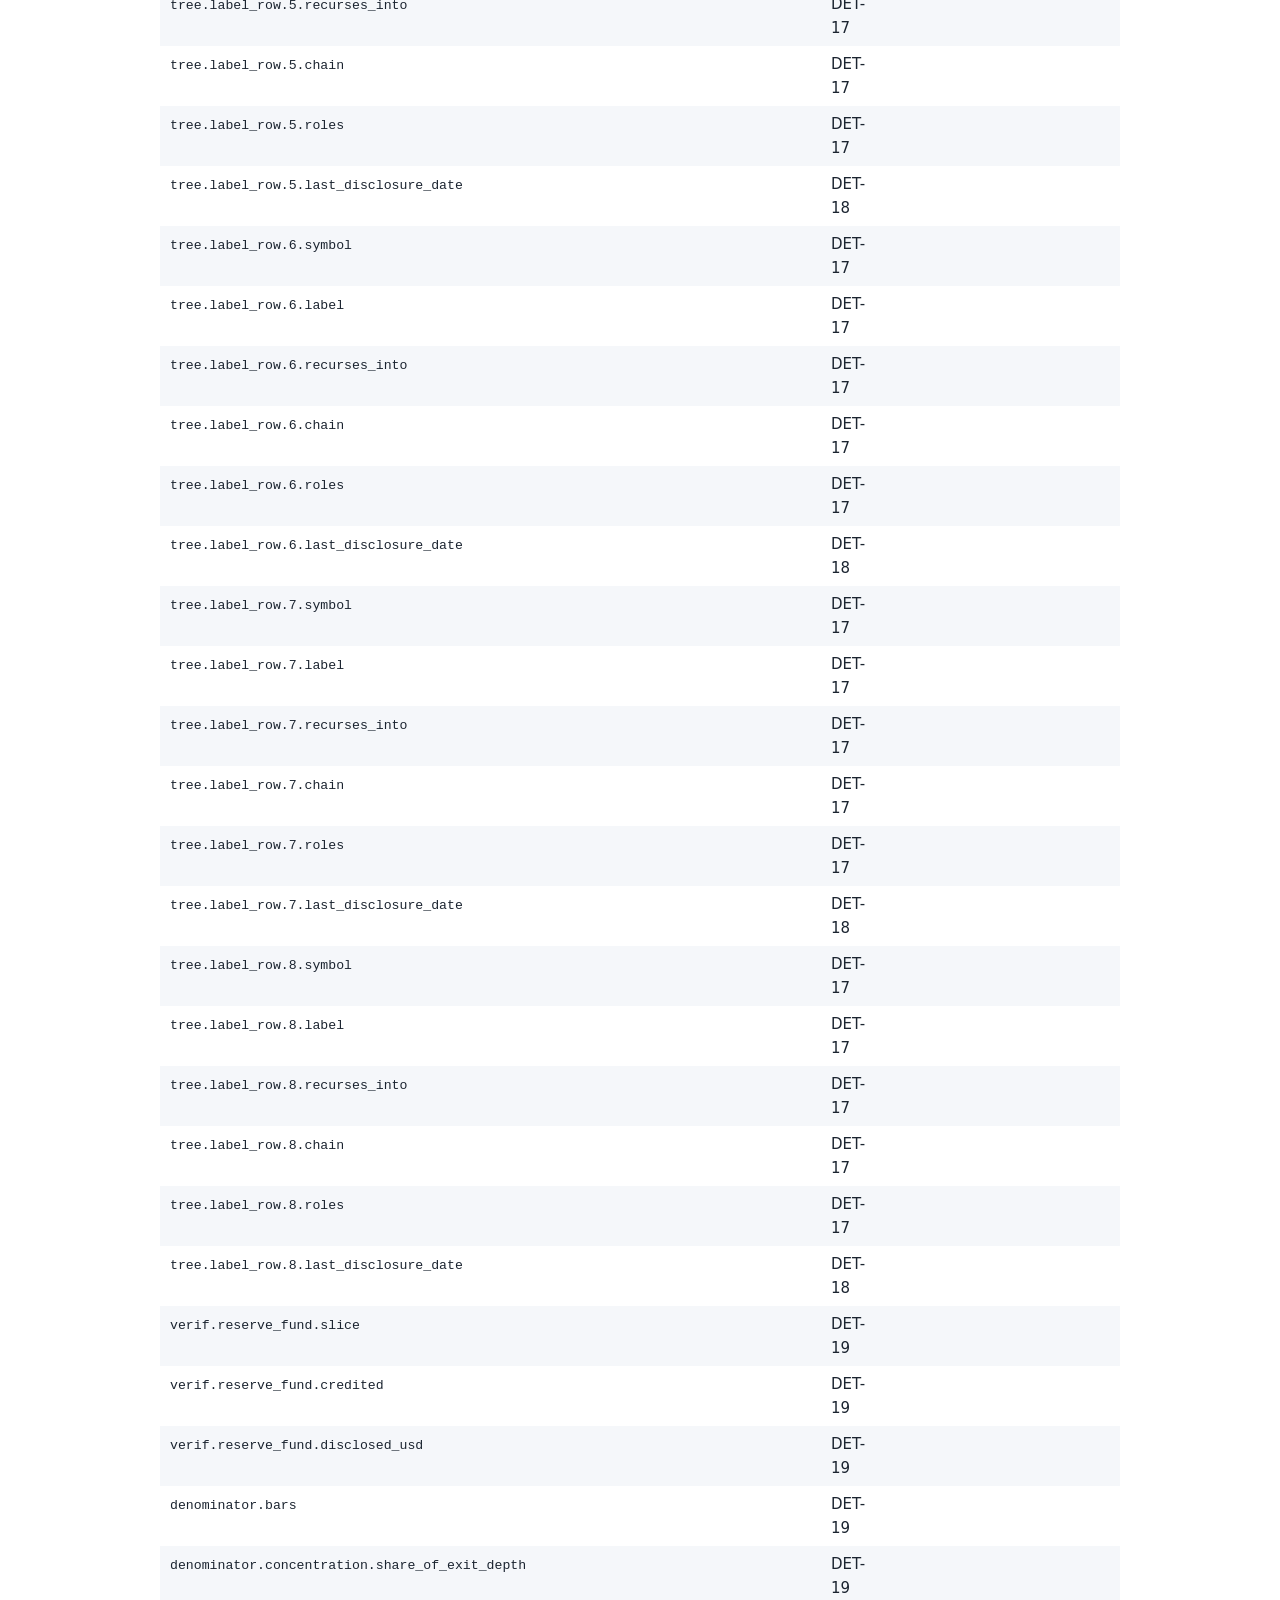
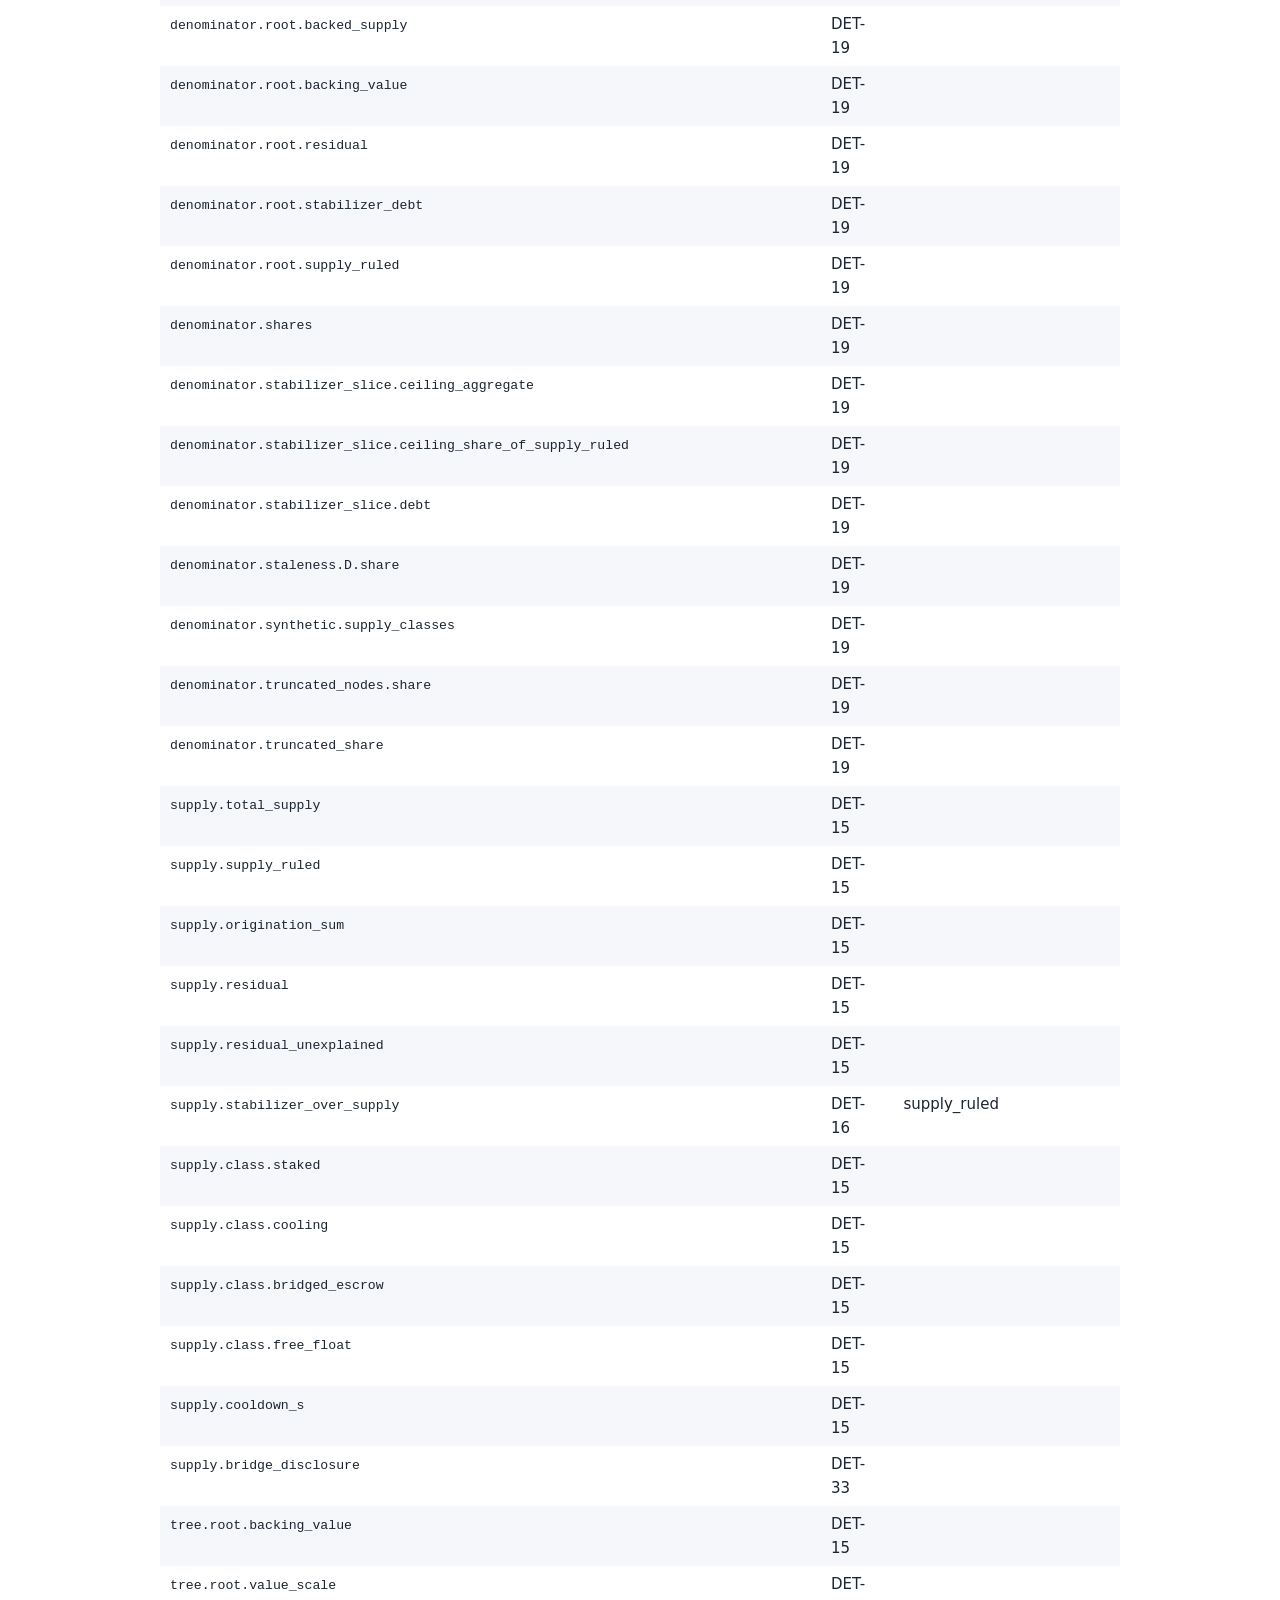
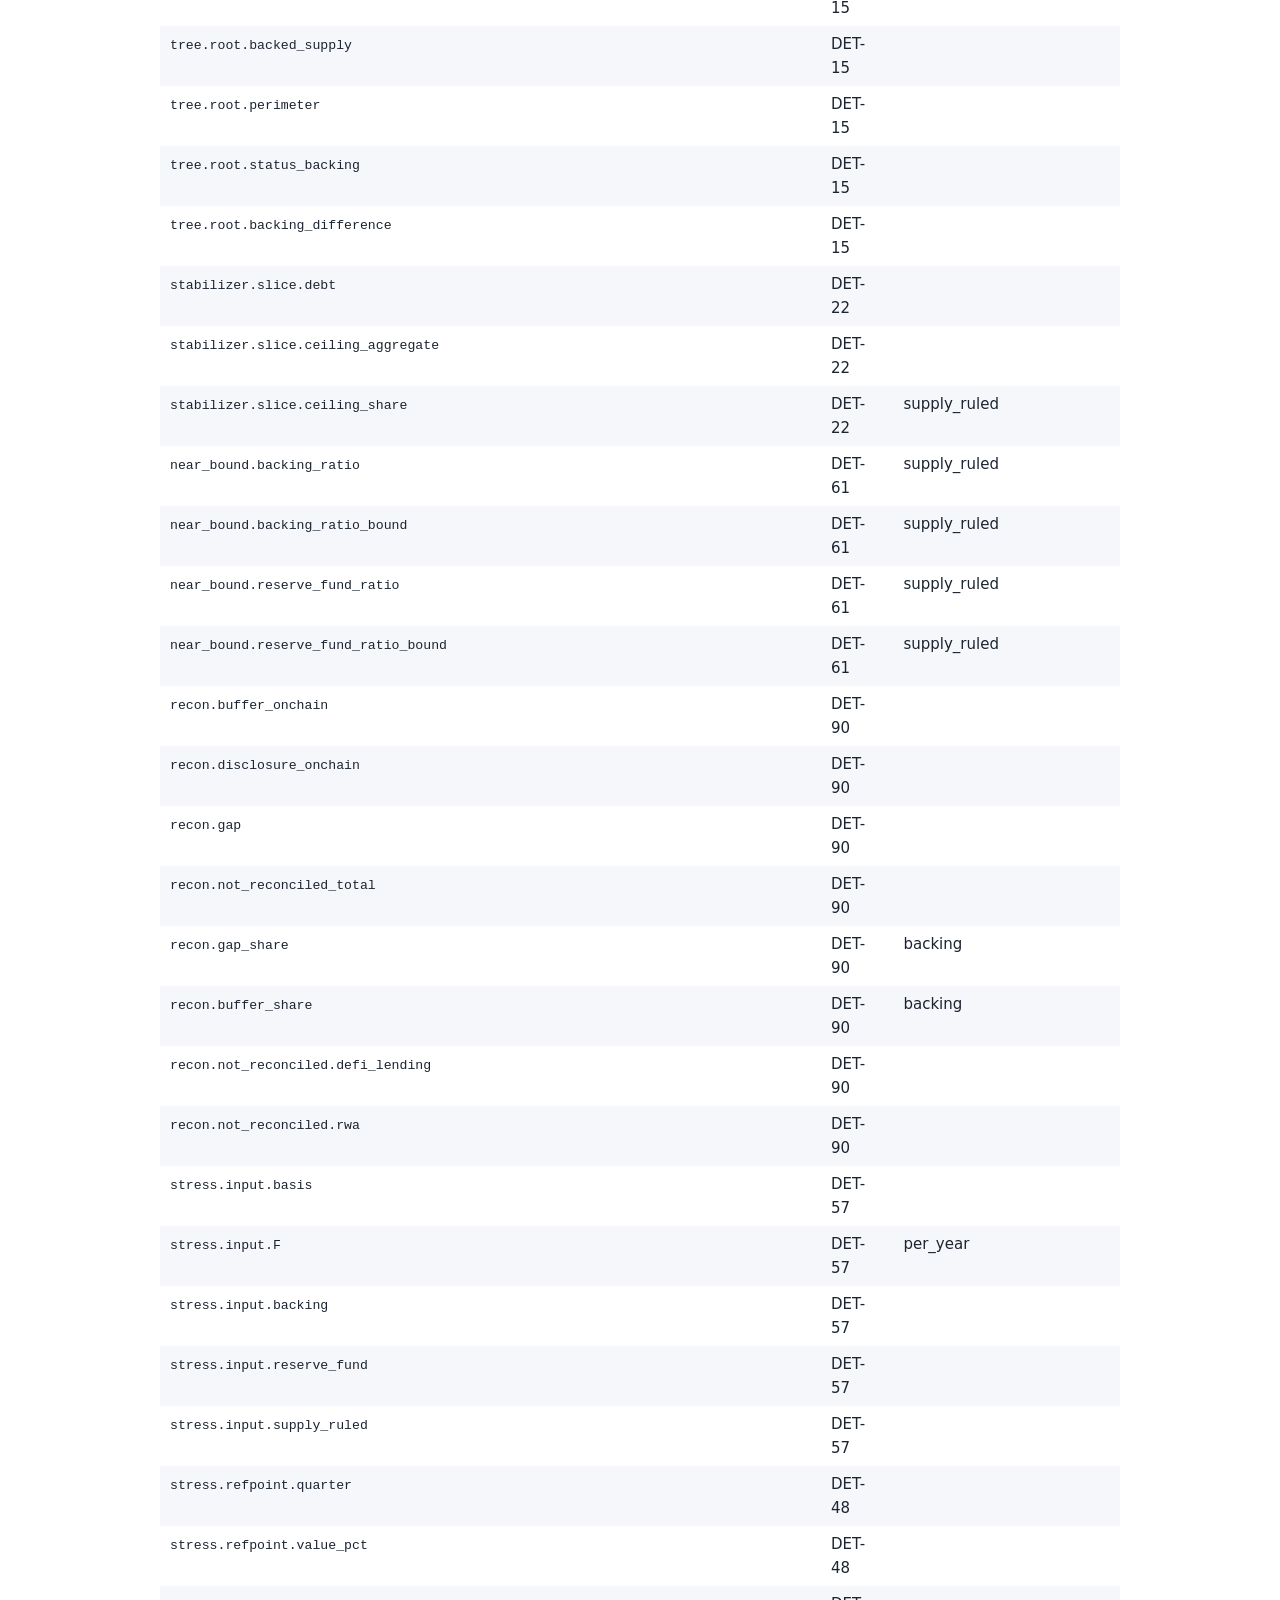
<file: out/site/USDe/appendix.html>
<!doctype html>
<html lang="en">
<head>
<meta charset="utf-8">
<meta name="viewport" content="width=device-width, initial-scale=1">
<title>USDe: appendix</title>
<link rel="stylesheet" href="../style.css">
</head>
<body>
<main>
<header class="page">
  <h1>USDe: appendix</h1>
  
  <div class="meta">
    read 2026-10-27 18:41 UTC · block 26285908 ·
    report <code title="7b2604e7a3caa45043ec97d853db66aead99bee0361e3eb41353daa7703f185d">7b2604e7</code> · intake sheet <code>a2e270cd</code>
  </div>
  <nav class="links meta">
    <a href="../index.html">all tokens</a><a href="index.html">report</a><a href="appendix.html">appendix</a><a href="verify.html">verify</a>
  </nav>
</header>

<p class="prose">Every stress cell of the three rows, the artifact literals the report body paraphrases, and the map from every table field to the rubric entry that owns it.</p>

<h2>Every stress cell</h2>
<div class="scroll">
<table class="striped"><tr><th>cell</th><th>figure</th><th class="num">value</th></tr>
<tr><td><code>S1-n30</code></td><td>N</td><td class="num">30</td></tr>
<tr><td><code>S1-n30</code></td><td>loss</td><td class="num">15,601,438.73</td></tr>
<tr><td><code>S1-n30</code></td><td>post_loss_backing</td><td class="num">4,571,565,339.86</td></tr>
<tr><td><code>S1-n30</code></td><td>post_loss_ratio</td><td class="num">100.1%</td></tr>
<tr><td><code>S1-n30</code></td><td>rf_absorbed</td><td class="num">15,601,438.73</td></tr>
<tr><td><code>S1-n30</code></td><td>cf.cf.basis_unwind_day0.literal</td><td class="num">issuer unwinds the basis at day 0; loss bounded by execution cost, unquantified</td></tr>
<tr><td><code>S1-n30</code></td><td>cf.cf.basis_unwind_day0.value_counterfactual</td><td class="num">—</td></tr>
<tr><td><code>S1-n90</code></td><td>N</td><td class="num">90</td></tr>
<tr><td><code>S1-n90</code></td><td>loss</td><td class="num">46,804,316.18</td></tr>
<tr><td><code>S1-n90</code></td><td>post_loss_backing</td><td class="num">4,571,565,339.86</td></tr>
<tr><td><code>S1-n90</code></td><td>post_loss_ratio</td><td class="num">100.1%</td></tr>
<tr><td><code>S1-n90</code></td><td>rf_absorbed</td><td class="num">46,804,316.18</td></tr>
<tr><td><code>S1-n90</code></td><td>cf.cf.basis_unwind_day0.literal</td><td class="num">issuer unwinds the basis at day 0; loss bounded by execution cost, unquantified</td></tr>
<tr><td><code>S1-n90</code></td><td>cf.cf.basis_unwind_day0.value_counterfactual</td><td class="num">—</td></tr>
<tr><td><code>S1-n180</code></td><td>N</td><td class="num">180</td></tr>
<tr><td><code>S1-n180</code></td><td>loss</td><td class="num">93,608,632.36</td></tr>
<tr><td><code>S1-n180</code></td><td>post_loss_backing</td><td class="num">4,540,017,466.86</td></tr>
<tr><td><code>S1-n180</code></td><td>post_loss_ratio</td><td class="num">99.4%</td></tr>
<tr><td><code>S1-n180</code></td><td>rf_absorbed</td><td class="num">62,060,759.35</td></tr>
<tr><td><code>S1-n180</code></td><td>cf.cf.basis_unwind_day0.literal</td><td class="num">issuer unwinds the basis at day 0; loss bounded by execution cost, unquantified</td></tr>
<tr><td><code>S1-n180</code></td><td>cf.cf.basis_unwind_day0.value_counterfactual</td><td class="num">—</td></tr>
<tr><td><code>S2-a</code></td><td>loss</td><td class="num">544,380,601.00</td></tr>
<tr><td><code>S2-a</code></td><td>post_loss_backing</td><td class="num">4,089,245,498.21</td></tr>
<tr><td><code>S2-a</code></td><td>post_loss_ratio</td><td class="num">89.5%</td></tr>
<tr><td><code>S2-a</code></td><td>location</td><td class="num">Copper</td></tr>
<tr><td><code>S2-a</code></td><td>location_total</td><td class="num">544,380,601.00</td></tr>
<tr><td><code>S2-a</code></td><td>rf_absorbed</td><td class="num">62,060,759.35</td></tr>
<tr><td><code>S2-b</code></td><td>loss</td><td class="num">147,379,991.70</td></tr>
<tr><td><code>S2-b</code></td><td>post_loss_backing</td><td class="num">4,486,246,107.51</td></tr>
<tr><td><code>S2-b</code></td><td>post_loss_ratio</td><td class="num">98.2%</td></tr>
<tr><td><code>S2-b</code></td><td>exchange</td><td class="num">Binance</td></tr>
<tr><td><code>S2-b</code></td><td>notional</td><td class="num">491,266,639.00</td></tr>
<tr><td><code>S2-b</code></td><td>rf_absorbed</td><td class="num">62,060,759.35</td></tr>
<tr><td><code>S3</code></td><td>X</td><td class="num">608,074,403.54</td></tr>
<tr><td><code>S3</code></td><td>free_float</td><td class="num">1,242,525,856.89</td></tr>
<tr><td><code>S3</code></td><td>staked</td><td class="num">1,189,771,757.28</td></tr>
<tr><td><code>S3</code></td><td>cooldown_s</td><td class="num">1 day</td></tr>
<tr><td><code>S3</code></td><td>branch</td><td class="num">free float + staked</td></tr>
<tr><td><code>S3</code></td><td>capacity_redeem</td><td class="num">834,141,568.00</td></tr>
<tr><td><code>S3</code></td><td>stablecoin_collateral</td><td class="num">834,141,568.00</td></tr>
<tr><td><code>S3</code></td><td>rate_cap_7d</td><td class="num">1,008,000,000,000.00</td></tr>
<tr><td><code>S3</code></td><td>exit_depth_2pct</td><td class="num">20,870,040.96</td></tr>
<tr><td><code>S3</code></td><td>depeg_pressure_ratio</td><td class="num">0</td></tr>
<tr><td><code>S3</code></td><td>cf.cf.cooldown_branch.branch</td><td class="num">free float only</td></tr>
<tr><td><code>S3</code></td><td>cf.cf.cooldown_branch.X</td><td class="num">310,631,464.22</td></tr>
<tr><td><code>S3</code></td><td>cf.cf.cooldown_branch.value_counterfactual</td><td class="num">0</td></tr>
<tr><td><code>S3</code></td><td>K80.depth_at_2pct</td><td class="num">20,870,040.96</td></tr>
<tr><td><code>S3</code></td><td>K80.ratio</td><td class="num">0</td></tr>
<tr><td><code>S3</code></td><td>K90.depth_at_2pct</td><td class="num">20,870,040.96</td></tr>
<tr><td><code>S3</code></td><td>K90.ratio</td><td class="num">0</td></tr>
<tr><td><code>S3</code></td><td>K95.depth_at_2pct</td><td class="num">20,870,040.96</td></tr>
<tr><td><code>S3</code></td><td>K95.ratio</td><td class="num">0</td></tr>
</table>
</div>

<h2>Artifact literals, verbatim; P-references are entries in the project's decision log</h2>
<table class="striped">
<tr><td><code>perimeter</code></td><td>USDe is minted only through EthenaMinting V2 (by minter()); its backing is the six disclosure categories of the issuer&#39;s backing-assets route, attested monthly (memo #2 §2)</td></tr>
<tr><td><code>admin banner</code></td><td>Verifiability conditional on: mint — timelock + 1–7d; set_parameters — timelock + 1–7d; seize — timelock + 1–7d. Backing held by 3 custodians under issuer discretion; on-chain keys shown below.</td></tr>
<tr><td><code>redemption R7</code></td><td>min(synthetic.reads.FR-U09, synthetic.reads.FR-U35)</td></tr>
<tr><td><code>blocks_7d</code></td><td>50,400 = 7 × 86,400 ÷ 12</td></tr><tr><td><code>freeze_reference</code></td><td>the frozen set at its freeze block</td></tr><tr><td><code>funding_reversal_rate</code></td><td>F = -25% annualised, N in {30, 90, 180}</td></tr><tr><td><code>observation</code></td><td>attested value (memo #2 §7)</td></tr><tr><td><code>par_numeraire</code></td><td>paired assets counted at 1.00 for depth</td></tr><tr><td><code>redemption_fraction</code></td><td>25% of free float in 7 days (+25% of staked when cooldownDuration() &lt; 7 d)</td></tr><tr><td><code>stock_only</code></td><td>memo #1 §7.1; per-row direction in the bias table</td></tr><tr><td><code>venue_loss_shock</code></td><td>-30% on the largest exchange&#39;s unhedged notional</td></tr>
</table>

<h2>Denominators</h2>
<table class="striped"><tr><td><code>bars</code></td><td>backing_value</td></tr><tr><td><code>concentration.share_of_exit_depth</code></td><td>frozen_set_freeze_tvl</td></tr><tr><td><code>root.backed_supply</code></td><td>amount</td></tr><tr><td><code>root.backing_value</code></td><td>amount</td></tr><tr><td><code>root.residual</code></td><td>amount</td></tr><tr><td><code>root.stabilizer_debt</code></td><td>amount</td></tr><tr><td><code>root.supply_ruled</code></td><td>amount</td></tr><tr><td><code>shares</code></td><td>backing_value</td></tr><tr><td><code>stabilizer_slice.ceiling_aggregate</code></td><td>amount</td></tr><tr><td><code>stabilizer_slice.ceiling_share_of_supply_ruled</code></td><td>supply_ruled</td></tr><tr><td><code>stabilizer_slice.debt</code></td><td>amount</td></tr><tr><td><code>staleness.D.share</code></td><td>backing_value</td></tr><tr><td><code>synthetic.supply_classes</code></td><td>amount</td></tr><tr><td><code>truncated_nodes.share</code></td><td>backing_value</td></tr><tr><td><code>truncated_share</code></td><td>backing_value</td></tr></table>

<h2>Rubric map: every table field and its owner</h2>
<div class="scroll">
<table class="striped"><tr><th>field</th><th>owner</th><th>denominator</th><th>section</th></tr>
<tr><td><code>header.token</code></td><td>DET-83</td><td></td><td>header</td></tr><tr><td><code>header.run_block</code></td><td>DET-83</td><td></td><td>header</td></tr><tr><td><code>header.block_timestamp</code></td><td>DET-83</td><td></td><td>header</td></tr><tr><td><code>header.sheet_hash</code></td><td>DET-77</td><td></td><td>header</td></tr><tr><td><code>header.bundle_hash</code></td><td>DET-13</td><td></td><td>header</td></tr><tr><td><code>header.pipeline_version</code></td><td>DET-87</td><td></td><td>header</td></tr><tr><td><code>header.freeze_date</code></td><td>DET-29</td><td></td><td>header</td></tr><tr><td><code>header.tree_hash</code></td><td>DET-84</td><td></td><td>header</td></tr><tr><td><code>header.stress_hash</code></td><td>DET-84</td><td></td><td>header</td></tr><tr><td><code>header.disclosure_as_of</code></td><td>DET-74</td><td></td><td>header</td></tr><tr><td><code>header.archetype</code></td><td>DET-83</td><td></td><td>header</td></tr><tr><td><code>verif.bar.terminal</code></td><td>DET-17</td><td>backing_value</td><td>verifiability</td></tr><tr><td><code>verif.bar.terminal_other_layer</code></td><td>DET-17</td><td>backing_value</td><td>verifiability</td></tr><tr><td><code>verif.bar.disclosure_dependent</code></td><td>DET-17</td><td>backing_value</td><td>verifiability</td></tr><tr><td><code>verif.truncated_share</code></td><td>DET-17</td><td>backing_value</td><td>verifiability</td></tr><tr><td><code>verif.truncated.defi_lending.share</code></td><td>DET-17</td><td>backing_value</td><td>verifiability</td></tr><tr><td><code>verif.truncated.defi_lending.reason</code></td><td>DET-17</td><td></td><td>verifiability</td></tr><tr><td><code>verif.truncated.rwa.share</code></td><td>DET-17</td><td>backing_value</td><td>verifiability</td></tr><tr><td><code>verif.truncated.rwa.reason</code></td><td>DET-17</td><td></td><td>verifiability</td></tr><tr><td><code>verif.unlisted_share</code></td><td>DET-17</td><td>backing_value</td><td>verifiability</td></tr><tr><td><code>verif.unclassified_literal</code></td><td>DET-17</td><td></td><td>verifiability</td></tr><tr><td><code>verif.staleness.weighted_days</code></td><td>DET-18</td><td></td><td>verifiability</td></tr><tr><td><code>verif.staleness.status</code></td><td>DET-18</td><td></td><td>verifiability</td></tr><tr><td><code>verif.staleness.companion</code></td><td>DET-18</td><td></td><td>verifiability</td></tr><tr><td><code>verif.staleness.worst.symbol</code></td><td>DET-18</td><td></td><td>verifiability</td></tr><tr><td><code>verif.staleness.worst.days</code></td><td>DET-18</td><td></td><td>verifiability</td></tr><tr><td><code>verif.staleness.worst.share</code></td><td>DET-18</td><td>backing_value</td><td>verifiability</td></tr><tr><td><code>verif.staleness.crypto_basis.last_disclosure_date</code></td><td>DET-18</td><td></td><td>verifiability</td></tr><tr><td><code>verif.staleness.crypto_basis.staleness_days</code></td><td>DET-18</td><td></td><td>verifiability</td></tr><tr><td><code>verif.staleness.crypto_basis.share</code></td><td>DET-18</td><td>backing_value</td><td>verifiability</td></tr><tr><td><code>verif.staleness.equity_and_rwa_basis.last_disclosure_date</code></td><td>DET-18</td><td></td><td>verifiability</td></tr><tr><td><code>verif.staleness.equity_and_rwa_basis.staleness_days</code></td><td>DET-18</td><td></td><td>verifiability</td></tr><tr><td><code>verif.staleness.equity_and_rwa_basis.share</code></td><td>DET-18</td><td>backing_value</td><td>verifiability</td></tr><tr><td><code>verif.staleness.institutional_lending.last_disclosure_date</code></td><td>DET-18</td><td></td><td>verifiability</td></tr><tr><td><code>verif.staleness.institutional_lending.staleness_days</code></td><td>DET-18</td><td></td><td>verifiability</td></tr><tr><td><code>verif.staleness.institutional_lending.share</code></td><td>DET-18</td><td>backing_value</td><td>verifiability</td></tr><tr><td><code>verif.staleness.liquid_stables.last_disclosure_date</code></td><td>DET-18</td><td></td><td>verifiability</td></tr><tr><td><code>verif.staleness.liquid_stables.staleness_days</code></td><td>DET-18</td><td></td><td>verifiability</td></tr><tr><td><code>verif.staleness.liquid_stables.share</code></td><td>DET-18</td><td>backing_value</td><td>verifiability</td></tr><tr><td><code>verif.t29.0.category</code></td><td>DET-18</td><td></td><td>verifiability</td></tr><tr><td><code>verif.t29.0.cadence</code></td><td>DET-18</td><td></td><td>verifiability</td></tr><tr><td><code>verif.t29.0.age_days</code></td><td>DET-18</td><td></td><td>verifiability</td></tr><tr><td><code>verif.t29.0.overdue</code></td><td>DET-18</td><td></td><td>verifiability</td></tr><tr><td><code>verif.t29.1.category</code></td><td>DET-18</td><td></td><td>verifiability</td></tr><tr><td><code>verif.t29.1.cadence</code></td><td>DET-18</td><td></td><td>verifiability</td></tr><tr><td><code>verif.t29.1.age_days</code></td><td>DET-18</td><td></td><td>verifiability</td></tr><tr><td><code>verif.t29.1.overdue</code></td><td>DET-18</td><td></td><td>verifiability</td></tr><tr><td><code>verif.t29.2.category</code></td><td>DET-18</td><td></td><td>verifiability</td></tr><tr><td><code>verif.t29.2.cadence</code></td><td>DET-18</td><td></td><td>verifiability</td></tr><tr><td><code>verif.t29.2.age_days</code></td><td>DET-18</td><td></td><td>verifiability</td></tr><tr><td><code>verif.t29.2.overdue</code></td><td>DET-18</td><td></td><td>verifiability</td></tr><tr><td><code>verif.t29.3.category</code></td><td>DET-18</td><td></td><td>verifiability</td></tr><tr><td><code>verif.t29.3.cadence</code></td><td>DET-18</td><td></td><td>verifiability</td></tr><tr><td><code>verif.t29.3.age_days</code></td><td>DET-18</td><td></td><td>verifiability</td></tr><tr><td><code>verif.t29.3.overdue</code></td><td>DET-18</td><td></td><td>verifiability</td></tr><tr><td><code>verif.banner</code></td><td>DET-70</td><td></td><td>verifiability</td></tr><tr><td><code>tree.node.defi_lending.symbol</code></td><td>DET-17</td><td></td><td>verifiability</td></tr><tr><td><code>tree.node.defi_lending.label</code></td><td>DET-17</td><td></td><td>verifiability</td></tr><tr><td><code>tree.node.defi_lending.bar</code></td><td>DET-17</td><td></td><td>verifiability</td></tr><tr><td><code>tree.node.defi_lending.share</code></td><td>DET-17</td><td>backing_value</td><td>verifiability</td></tr><tr><td><code>tree.node.defi_lending.usd</code></td><td>DET-17</td><td></td><td>verifiability</td></tr><tr><td><code>tree.node.liquid_stables.symbol</code></td><td>DET-17</td><td></td><td>verifiability</td></tr><tr><td><code>tree.node.liquid_stables.label</code></td><td>DET-17</td><td></td><td>verifiability</td></tr><tr><td><code>tree.node.liquid_stables.bar</code></td><td>DET-17</td><td></td><td>verifiability</td></tr><tr><td><code>tree.node.liquid_stables.share</code></td><td>DET-17</td><td>backing_value</td><td>verifiability</td></tr><tr><td><code>tree.node.liquid_stables.usd</code></td><td>DET-17</td><td></td><td>verifiability</td></tr><tr><td><code>tree.node.crypto_basis.symbol</code></td><td>DET-17</td><td></td><td>verifiability</td></tr><tr><td><code>tree.node.crypto_basis.label</code></td><td>DET-17</td><td></td><td>verifiability</td></tr><tr><td><code>tree.node.crypto_basis.bar</code></td><td>DET-17</td><td></td><td>verifiability</td></tr><tr><td><code>tree.node.crypto_basis.share</code></td><td>DET-17</td><td>backing_value</td><td>verifiability</td></tr><tr><td><code>tree.node.crypto_basis.usd</code></td><td>DET-17</td><td></td><td>verifiability</td></tr><tr><td><code>tree.node.institutional_lending.symbol</code></td><td>DET-17</td><td></td><td>verifiability</td></tr><tr><td><code>tree.node.institutional_lending.label</code></td><td>DET-17</td><td></td><td>verifiability</td></tr><tr><td><code>tree.node.institutional_lending.bar</code></td><td>DET-17</td><td></td><td>verifiability</td></tr><tr><td><code>tree.node.institutional_lending.share</code></td><td>DET-17</td><td>backing_value</td><td>verifiability</td></tr><tr><td><code>tree.node.institutional_lending.usd</code></td><td>DET-17</td><td></td><td>verifiability</td></tr><tr><td><code>tree.node.rwa.symbol</code></td><td>DET-17</td><td></td><td>verifiability</td></tr><tr><td><code>tree.node.rwa.label</code></td><td>DET-17</td><td></td><td>verifiability</td></tr><tr><td><code>tree.node.rwa.bar</code></td><td>DET-17</td><td></td><td>verifiability</td></tr><tr><td><code>tree.node.rwa.share</code></td><td>DET-17</td><td>backing_value</td><td>verifiability</td></tr><tr><td><code>tree.node.rwa.usd</code></td><td>DET-17</td><td></td><td>verifiability</td></tr><tr><td><code>tree.node.equity_and_rwa_basis.symbol</code></td><td>DET-17</td><td></td><td>verifiability</td></tr><tr><td><code>tree.node.equity_and_rwa_basis.label</code></td><td>DET-17</td><td></td><td>verifiability</td></tr><tr><td><code>tree.node.equity_and_rwa_basis.bar</code></td><td>DET-17</td><td></td><td>verifiability</td></tr><tr><td><code>tree.node.equity_and_rwa_basis.share</code></td><td>DET-17</td><td>backing_value</td><td>verifiability</td></tr><tr><td><code>tree.node.equity_and_rwa_basis.usd</code></td><td>DET-17</td><td></td><td>verifiability</td></tr><tr><td><code>tree.label_row.0.symbol</code></td><td>DET-17</td><td></td><td>verifiability</td></tr><tr><td><code>tree.label_row.0.label</code></td><td>DET-17</td><td></td><td>verifiability</td></tr><tr><td><code>tree.label_row.0.recurses_into</code></td><td>DET-17</td><td></td><td>verifiability</td></tr><tr><td><code>tree.label_row.0.chain</code></td><td>DET-17</td><td></td><td>verifiability</td></tr><tr><td><code>tree.label_row.0.roles</code></td><td>DET-17</td><td></td><td>verifiability</td></tr><tr><td><code>tree.label_row.0.last_disclosure_date</code></td><td>DET-18</td><td></td><td>verifiability</td></tr><tr><td><code>tree.label_row.1.symbol</code></td><td>DET-17</td><td></td><td>verifiability</td></tr><tr><td><code>tree.label_row.1.label</code></td><td>DET-17</td><td></td><td>verifiability</td></tr><tr><td><code>tree.label_row.1.recurses_into</code></td><td>DET-17</td><td></td><td>verifiability</td></tr><tr><td><code>tree.label_row.1.chain</code></td><td>DET-17</td><td></td><td>verifiability</td></tr><tr><td><code>tree.label_row.1.roles</code></td><td>DET-17</td><td></td><td>verifiability</td></tr><tr><td><code>tree.label_row.1.last_disclosure_date</code></td><td>DET-18</td><td></td><td>verifiability</td></tr><tr><td><code>tree.label_row.2.symbol</code></td><td>DET-17</td><td></td><td>verifiability</td></tr><tr><td><code>tree.label_row.2.label</code></td><td>DET-17</td><td></td><td>verifiability</td></tr><tr><td><code>tree.label_row.2.recurses_into</code></td><td>DET-17</td><td></td><td>verifiability</td></tr><tr><td><code>tree.label_row.2.chain</code></td><td>DET-17</td><td></td><td>verifiability</td></tr><tr><td><code>tree.label_row.2.roles</code></td><td>DET-17</td><td></td><td>verifiability</td></tr><tr><td><code>tree.label_row.2.last_disclosure_date</code></td><td>DET-18</td><td></td><td>verifiability</td></tr><tr><td><code>tree.label_row.3.symbol</code></td><td>DET-17</td><td></td><td>verifiability</td></tr><tr><td><code>tree.label_row.3.label</code></td><td>DET-17</td><td></td><td>verifiability</td></tr><tr><td><code>tree.label_row.3.recurses_into</code></td><td>DET-17</td><td></td><td>verifiability</td></tr><tr><td><code>tree.label_row.3.chain</code></td><td>DET-17</td><td></td><td>verifiability</td></tr><tr><td><code>tree.label_row.3.roles</code></td><td>DET-17</td><td></td><td>verifiability</td></tr><tr><td><code>tree.label_row.3.last_disclosure_date</code></td><td>DET-18</td><td></td><td>verifiability</td></tr><tr><td><code>tree.label_row.4.symbol</code></td><td>DET-17</td><td></td><td>verifiability</td></tr><tr><td><code>tree.label_row.4.label</code></td><td>DET-17</td><td></td><td>verifiability</td></tr><tr><td><code>tree.label_row.4.recurses_into</code></td><td>DET-17</td><td></td><td>verifiability</td></tr><tr><td><code>tree.label_row.4.chain</code></td><td>DET-17</td><td></td><td>verifiability</td></tr><tr><td><code>tree.label_row.4.roles</code></td><td>DET-17</td><td></td><td>verifiability</td></tr><tr><td><code>tree.label_row.4.last_disclosure_date</code></td><td>DET-18</td><td></td><td>verifiability</td></tr><tr><td><code>tree.label_row.5.symbol</code></td><td>DET-17</td><td></td><td>verifiability</td></tr><tr><td><code>tree.label_row.5.label</code></td><td>DET-17</td><td></td><td>verifiability</td></tr><tr><td><code>tree.label_row.5.recurses_into</code></td><td>DET-17</td><td></td><td>verifiability</td></tr><tr><td><code>tree.label_row.5.chain</code></td><td>DET-17</td><td></td><td>verifiability</td></tr><tr><td><code>tree.label_row.5.roles</code></td><td>DET-17</td><td></td><td>verifiability</td></tr><tr><td><code>tree.label_row.5.last_disclosure_date</code></td><td>DET-18</td><td></td><td>verifiability</td></tr><tr><td><code>tree.label_row.6.symbol</code></td><td>DET-17</td><td></td><td>verifiability</td></tr><tr><td><code>tree.label_row.6.label</code></td><td>DET-17</td><td></td><td>verifiability</td></tr><tr><td><code>tree.label_row.6.recurses_into</code></td><td>DET-17</td><td></td><td>verifiability</td></tr><tr><td><code>tree.label_row.6.chain</code></td><td>DET-17</td><td></td><td>verifiability</td></tr><tr><td><code>tree.label_row.6.roles</code></td><td>DET-17</td><td></td><td>verifiability</td></tr><tr><td><code>tree.label_row.6.last_disclosure_date</code></td><td>DET-18</td><td></td><td>verifiability</td></tr><tr><td><code>tree.label_row.7.symbol</code></td><td>DET-17</td><td></td><td>verifiability</td></tr><tr><td><code>tree.label_row.7.label</code></td><td>DET-17</td><td></td><td>verifiability</td></tr><tr><td><code>tree.label_row.7.recurses_into</code></td><td>DET-17</td><td></td><td>verifiability</td></tr><tr><td><code>tree.label_row.7.chain</code></td><td>DET-17</td><td></td><td>verifiability</td></tr><tr><td><code>tree.label_row.7.roles</code></td><td>DET-17</td><td></td><td>verifiability</td></tr><tr><td><code>tree.label_row.7.last_disclosure_date</code></td><td>DET-18</td><td></td><td>verifiability</td></tr><tr><td><code>tree.label_row.8.symbol</code></td><td>DET-17</td><td></td><td>verifiability</td></tr><tr><td><code>tree.label_row.8.label</code></td><td>DET-17</td><td></td><td>verifiability</td></tr><tr><td><code>tree.label_row.8.recurses_into</code></td><td>DET-17</td><td></td><td>verifiability</td></tr><tr><td><code>tree.label_row.8.chain</code></td><td>DET-17</td><td></td><td>verifiability</td></tr><tr><td><code>tree.label_row.8.roles</code></td><td>DET-17</td><td></td><td>verifiability</td></tr><tr><td><code>tree.label_row.8.last_disclosure_date</code></td><td>DET-18</td><td></td><td>verifiability</td></tr><tr><td><code>verif.reserve_fund.slice</code></td><td>DET-19</td><td></td><td>verifiability</td></tr><tr><td><code>verif.reserve_fund.credited</code></td><td>DET-19</td><td></td><td>verifiability</td></tr><tr><td><code>verif.reserve_fund.disclosed_usd</code></td><td>DET-19</td><td></td><td>verifiability</td></tr><tr><td><code>denominator.bars</code></td><td>DET-19</td><td></td><td>verifiability</td></tr><tr><td><code>denominator.concentration.share_of_exit_depth</code></td><td>DET-19</td><td></td><td>verifiability</td></tr><tr><td><code>denominator.root.backed_supply</code></td><td>DET-19</td><td></td><td>verifiability</td></tr><tr><td><code>denominator.root.backing_value</code></td><td>DET-19</td><td></td><td>verifiability</td></tr><tr><td><code>denominator.root.residual</code></td><td>DET-19</td><td></td><td>verifiability</td></tr><tr><td><code>denominator.root.stabilizer_debt</code></td><td>DET-19</td><td></td><td>verifiability</td></tr><tr><td><code>denominator.root.supply_ruled</code></td><td>DET-19</td><td></td><td>verifiability</td></tr><tr><td><code>denominator.shares</code></td><td>DET-19</td><td></td><td>verifiability</td></tr><tr><td><code>denominator.stabilizer_slice.ceiling_aggregate</code></td><td>DET-19</td><td></td><td>verifiability</td></tr><tr><td><code>denominator.stabilizer_slice.ceiling_share_of_supply_ruled</code></td><td>DET-19</td><td></td><td>verifiability</td></tr><tr><td><code>denominator.stabilizer_slice.debt</code></td><td>DET-19</td><td></td><td>verifiability</td></tr><tr><td><code>denominator.staleness.D.share</code></td><td>DET-19</td><td></td><td>verifiability</td></tr><tr><td><code>denominator.synthetic.supply_classes</code></td><td>DET-19</td><td></td><td>verifiability</td></tr><tr><td><code>denominator.truncated_nodes.share</code></td><td>DET-19</td><td></td><td>verifiability</td></tr><tr><td><code>denominator.truncated_share</code></td><td>DET-19</td><td></td><td>verifiability</td></tr><tr><td><code>supply.total_supply</code></td><td>DET-15</td><td></td><td>supply</td></tr><tr><td><code>supply.supply_ruled</code></td><td>DET-15</td><td></td><td>supply</td></tr><tr><td><code>supply.origination_sum</code></td><td>DET-15</td><td></td><td>supply</td></tr><tr><td><code>supply.residual</code></td><td>DET-15</td><td></td><td>supply</td></tr><tr><td><code>supply.residual_unexplained</code></td><td>DET-15</td><td></td><td>supply</td></tr><tr><td><code>supply.stabilizer_over_supply</code></td><td>DET-16</td><td>supply_ruled</td><td>supply</td></tr><tr><td><code>supply.class.staked</code></td><td>DET-15</td><td></td><td>supply</td></tr><tr><td><code>supply.class.cooling</code></td><td>DET-15</td><td></td><td>supply</td></tr><tr><td><code>supply.class.bridged_escrow</code></td><td>DET-15</td><td></td><td>supply</td></tr><tr><td><code>supply.class.free_float</code></td><td>DET-15</td><td></td><td>supply</td></tr><tr><td><code>supply.cooldown_s</code></td><td>DET-15</td><td></td><td>supply</td></tr><tr><td><code>supply.bridge_disclosure</code></td><td>DET-33</td><td></td><td>supply</td></tr><tr><td><code>tree.root.backing_value</code></td><td>DET-15</td><td></td><td>supply</td></tr><tr><td><code>tree.root.value_scale</code></td><td>DET-15</td><td></td><td>supply</td></tr><tr><td><code>tree.root.backed_supply</code></td><td>DET-15</td><td></td><td>supply</td></tr><tr><td><code>tree.root.perimeter</code></td><td>DET-15</td><td></td><td>supply</td></tr><tr><td><code>tree.root.status_backing</code></td><td>DET-15</td><td></td><td>supply</td></tr><tr><td><code>tree.root.backing_difference</code></td><td>DET-15</td><td></td><td>supply</td></tr><tr><td><code>stabilizer.slice.debt</code></td><td>DET-22</td><td></td><td>supply</td></tr><tr><td><code>stabilizer.slice.ceiling_aggregate</code></td><td>DET-22</td><td></td><td>supply</td></tr><tr><td><code>stabilizer.slice.ceiling_share</code></td><td>DET-22</td><td>supply_ruled</td><td>supply</td></tr><tr><td><code>near_bound.backing_ratio</code></td><td>DET-61</td><td>supply_ruled</td><td>mechanism state</td></tr><tr><td><code>near_bound.backing_ratio_bound</code></td><td>DET-61</td><td>supply_ruled</td><td>mechanism state</td></tr><tr><td><code>near_bound.reserve_fund_ratio</code></td><td>DET-61</td><td>supply_ruled</td><td>mechanism state</td></tr><tr><td><code>near_bound.reserve_fund_ratio_bound</code></td><td>DET-61</td><td>supply_ruled</td><td>mechanism state</td></tr><tr><td><code>recon.buffer_onchain</code></td><td>DET-90</td><td></td><td>verifiability</td></tr><tr><td><code>recon.disclosure_onchain</code></td><td>DET-90</td><td></td><td>verifiability</td></tr><tr><td><code>recon.gap</code></td><td>DET-90</td><td></td><td>verifiability</td></tr><tr><td><code>recon.not_reconciled_total</code></td><td>DET-90</td><td></td><td>verifiability</td></tr><tr><td><code>recon.gap_share</code></td><td>DET-90</td><td>backing</td><td>verifiability</td></tr><tr><td><code>recon.buffer_share</code></td><td>DET-90</td><td>backing</td><td>verifiability</td></tr><tr><td><code>recon.not_reconciled.defi_lending</code></td><td>DET-90</td><td></td><td>verifiability</td></tr><tr><td><code>recon.not_reconciled.rwa</code></td><td>DET-90</td><td></td><td>verifiability</td></tr><tr><td><code>stress.input.basis</code></td><td>DET-57</td><td></td><td>stress</td></tr><tr><td><code>stress.input.F</code></td><td>DET-57</td><td>per_year</td><td>stress</td></tr><tr><td><code>stress.input.backing</code></td><td>DET-57</td><td></td><td>stress</td></tr><tr><td><code>stress.input.reserve_fund</code></td><td>DET-57</td><td></td><td>stress</td></tr><tr><td><code>stress.input.supply_ruled</code></td><td>DET-57</td><td></td><td>stress</td></tr><tr><td><code>stress.refpoint.quarter</code></td><td>DET-48</td><td></td><td>stress</td></tr><tr><td><code>stress.refpoint.value_pct</code></td><td>DET-48</td><td></td><td>stress</td></tr><tr><td><code>stress.refpoint.negative_quarter_observed</code></td><td>DET-48</td><td></td><td>stress</td></tr><tr><td><code>stress.headline.row1</code></td><td>DET-38</td><td></td><td>stress</td></tr><tr><td><code>stress.headline.row2</code></td><td>DET-38</td><td></td><td>stress</td></tr><tr><td><code>stress.headline.row2_beside</code></td><td>DET-38</td><td></td><td>stress</td></tr><tr><td><code>stress.headline.row3</code></td><td>DET-38</td><td></td><td>stress</td></tr><tr><td><code>cell.S1-n30.N</code></td><td>DET-39</td><td></td><td>stress</td></tr><tr><td><code>cell.S1-n30.loss</code></td><td>DET-39</td><td></td><td>stress</td></tr><tr><td><code>cell.S1-n30.post_loss_backing</code></td><td>DET-39</td><td></td><td>stress</td></tr><tr><td><code>cell.S1-n30.post_loss_ratio</code></td><td>DET-39</td><td>supply_ruled</td><td>stress</td></tr><tr><td><code>cell.S1-n30.rf_absorbed</code></td><td>DET-39</td><td></td><td>stress</td></tr><tr><td><code>cell.S1-n30.cf.cf.basis_unwind_day0.literal</code></td><td>DET-44</td><td></td><td>stress</td></tr><tr><td><code>cell.S1-n30.cf.cf.basis_unwind_day0.value_counterfactual</code></td><td>DET-44</td><td></td><td>stress</td></tr><tr><td><code>cell.S1-n90.N</code></td><td>DET-39</td><td></td><td>stress</td></tr><tr><td><code>cell.S1-n90.loss</code></td><td>DET-39</td><td></td><td>stress</td></tr><tr><td><code>cell.S1-n90.post_loss_backing</code></td><td>DET-39</td><td></td><td>stress</td></tr><tr><td><code>cell.S1-n90.post_loss_ratio</code></td><td>DET-39</td><td>supply_ruled</td><td>stress</td></tr><tr><td><code>cell.S1-n90.rf_absorbed</code></td><td>DET-39</td><td></td><td>stress</td></tr><tr><td><code>cell.S1-n90.cf.cf.basis_unwind_day0.literal</code></td><td>DET-44</td><td></td><td>stress</td></tr><tr><td><code>cell.S1-n90.cf.cf.basis_unwind_day0.value_counterfactual</code></td><td>DET-44</td><td></td><td>stress</td></tr><tr><td><code>cell.S1-n180.N</code></td><td>DET-39</td><td></td><td>stress</td></tr><tr><td><code>cell.S1-n180.loss</code></td><td>DET-39</td><td></td><td>stress</td></tr><tr><td><code>cell.S1-n180.post_loss_backing</code></td><td>DET-39</td><td></td><td>stress</td></tr><tr><td><code>cell.S1-n180.post_loss_ratio</code></td><td>DET-39</td><td>supply_ruled</td><td>stress</td></tr><tr><td><code>cell.S1-n180.rf_absorbed</code></td><td>DET-39</td><td></td><td>stress</td></tr><tr><td><code>cell.S1-n180.cf.cf.basis_unwind_day0.literal</code></td><td>DET-44</td><td></td><td>stress</td></tr><tr><td><code>cell.S1-n180.cf.cf.basis_unwind_day0.value_counterfactual</code></td><td>DET-44</td><td></td><td>stress</td></tr><tr><td><code>cell.S2-a.loss</code></td><td>DET-39</td><td></td><td>stress</td></tr><tr><td><code>cell.S2-a.post_loss_backing</code></td><td>DET-39</td><td></td><td>stress</td></tr><tr><td><code>cell.S2-a.post_loss_ratio</code></td><td>DET-39</td><td>supply_ruled</td><td>stress</td></tr><tr><td><code>cell.S2-a.location</code></td><td>DET-39</td><td></td><td>stress</td></tr><tr><td><code>cell.S2-a.location_total</code></td><td>DET-39</td><td></td><td>stress</td></tr><tr><td><code>cell.S2-a.rf_absorbed</code></td><td>DET-39</td><td></td><td>stress</td></tr><tr><td><code>cell.S2-b.loss</code></td><td>DET-39</td><td></td><td>stress</td></tr><tr><td><code>cell.S2-b.post_loss_backing</code></td><td>DET-39</td><td></td><td>stress</td></tr><tr><td><code>cell.S2-b.post_loss_ratio</code></td><td>DET-39</td><td>supply_ruled</td><td>stress</td></tr><tr><td><code>cell.S2-b.exchange</code></td><td>DET-39</td><td></td><td>stress</td></tr><tr><td><code>cell.S2-b.notional</code></td><td>DET-39</td><td></td><td>stress</td></tr><tr><td><code>cell.S2-b.rf_absorbed</code></td><td>DET-39</td><td></td><td>stress</td></tr><tr><td><code>cell.S3.X</code></td><td>DET-41</td><td></td><td>stress</td></tr><tr><td><code>cell.S3.free_float</code></td><td>DET-41</td><td></td><td>stress</td></tr><tr><td><code>cell.S3.staked</code></td><td>DET-41</td><td></td><td>stress</td></tr><tr><td><code>cell.S3.cooldown_s</code></td><td>DET-41</td><td></td><td>stress</td></tr><tr><td><code>cell.S3.branch</code></td><td>DET-41</td><td></td><td>stress</td></tr><tr><td><code>cell.S3.capacity_redeem</code></td><td>DET-41</td><td></td><td>stress</td></tr><tr><td><code>cell.S3.stablecoin_collateral</code></td><td>DET-41</td><td></td><td>stress</td></tr><tr><td><code>cell.S3.rate_cap_7d</code></td><td>DET-41</td><td></td><td>stress</td></tr><tr><td><code>cell.S3.exit_depth_2pct</code></td><td>DET-41</td><td></td><td>stress</td></tr><tr><td><code>cell.S3.depeg_pressure_ratio</code></td><td>DET-41</td><td></td><td>stress</td></tr><tr><td><code>cell.S3.cf.cf.cooldown_branch.branch</code></td><td>DET-44</td><td></td><td>stress</td></tr><tr><td><code>cell.S3.cf.cf.cooldown_branch.X</code></td><td>DET-44</td><td></td><td>stress</td></tr><tr><td><code>cell.S3.cf.cf.cooldown_branch.value_counterfactual</code></td><td>DET-44</td><td></td><td>stress</td></tr><tr><td><code>cell.S3.K80.depth_at_2pct</code></td><td>DET-30</td><td></td><td>stress</td></tr><tr><td><code>cell.S3.K80.ratio</code></td><td>DET-30</td><td></td><td>stress</td></tr><tr><td><code>cell.S3.K90.depth_at_2pct</code></td><td>DET-30</td><td></td><td>stress</td></tr><tr><td><code>cell.S3.K90.ratio</code></td><td>DET-30</td><td></td><td>stress</td></tr><tr><td><code>cell.S3.K95.depth_at_2pct</code></td><td>DET-30</td><td></td><td>stress</td></tr><tr><td><code>cell.S3.K95.ratio</code></td><td>DET-30</td><td></td><td>stress</td></tr><tr><td><code>assumption.blocks_7d</code></td><td>DET-57</td><td></td><td>assumptions</td></tr><tr><td><code>assumption.freeze_reference</code></td><td>DET-57</td><td></td><td>assumptions</td></tr><tr><td><code>assumption.funding_reversal_rate</code></td><td>DET-57</td><td></td><td>assumptions</td></tr><tr><td><code>assumption.observation</code></td><td>DET-57</td><td></td><td>assumptions</td></tr><tr><td><code>assumption.par_numeraire</code></td><td>DET-57</td><td></td><td>assumptions</td></tr><tr><td><code>assumption.redemption_fraction</code></td><td>DET-57</td><td></td><td>assumptions</td></tr><tr><td><code>assumption.stock_only</code></td><td>DET-57</td><td></td><td>assumptions</td></tr><tr><td><code>assumption.venue_loss_shock</code></td><td>DET-57</td><td></td><td>assumptions</td></tr><tr><td><code>exit.sensitivity.K80.depth</code></td><td>DET-30</td><td></td><td>exit liquidity</td></tr><tr><td><code>exit.sensitivity.K80.share_of_F</code></td><td>DET-30</td><td>frozen_set_tvl</td><td>exit liquidity</td></tr><tr><td><code>exit.sensitivity.K90.depth</code></td><td>DET-30</td><td></td><td>exit liquidity</td></tr><tr><td><code>exit.sensitivity.K90.share_of_F</code></td><td>DET-30</td><td>frozen_set_tvl</td><td>exit liquidity</td></tr><tr><td><code>exit.sensitivity.K95.depth</code></td><td>DET-30</td><td></td><td>exit liquidity</td></tr><tr><td><code>exit.sensitivity.K95.share_of_F</code></td><td>DET-30</td><td>frozen_set_tvl</td><td>exit liquidity</td></tr><tr><td><code>exit.curve.s0.005.s</code></td><td>DET-31</td><td>price_impact</td><td>exit liquidity</td></tr><tr><td><code>exit.curve.s0.005.total</code></td><td>DET-31</td><td></td><td>exit liquidity</td></tr><tr><td><code>exit.curve.s0.01.s</code></td><td>DET-31</td><td>price_impact</td><td>exit liquidity</td></tr><tr><td><code>exit.curve.s0.01.total</code></td><td>DET-31</td><td></td><td>exit liquidity</td></tr><tr><td><code>exit.curve.s0.02.s</code></td><td>DET-31</td><td>price_impact</td><td>exit liquidity</td></tr><tr><td><code>exit.curve.s0.02.total</code></td><td>DET-31</td><td></td><td>exit liquidity</td></tr><tr><td><code>exit.curve.s0.05.s</code></td><td>DET-31</td><td>price_impact</td><td>exit liquidity</td></tr><tr><td><code>exit.curve.s0.05.total</code></td><td>DET-31</td><td></td><td>exit liquidity</td></tr><tr><td><code>exit.lp_flight_literal</code></td><td>DET-36</td><td></td><td>exit liquidity</td></tr><tr><td><code>exit.concentration.largest_paired_asset</code></td><td>DET-11</td><td></td><td>exit liquidity</td></tr><tr><td><code>exit.concentration.share_of_exit_depth</code></td><td>DET-11</td><td>exit_depth</td><td>exit liquidity</td></tr><tr><td><code>exit.concentration.label</code></td><td>DET-11</td><td></td><td>exit liquidity</td></tr><tr><td><code>exit.pool.0x5dc1bf6f1e983c0b21efb003c105133736fa0743.tvl</code></td><td>DET-10</td><td></td><td>exit liquidity</td></tr><tr><td><code>exit.offvenue.dex_liquidity_total_discovered</code></td><td>DET-32</td><td></td><td>exit liquidity</td></tr><tr><td><code>exit.offvenue.curve_mainnet_liquidity</code></td><td>DET-32</td><td></td><td>exit liquidity</td></tr><tr><td><code>exit.offvenue.x</code></td><td>DET-32</td><td>dex_liquidity_total_discovered</td><td>exit liquidity</td></tr><tr><td><code>exit.offvenue.literal</code></td><td>DET-32</td><td></td><td>exit liquidity</td></tr><tr><td><code>exit.offvenue.source</code></td><td>DET-32</td><td></td><td>exit liquidity</td></tr><tr><td><code>exit.offvenue.date</code></td><td>DET-32</td><td></td><td>exit liquidity</td></tr><tr><td><code>bias.0.direction</code></td><td>DET-53</td><td></td><td>stress</td></tr><tr><td><code>bias.0.mechanism</code></td><td>DET-53</td><td></td><td>stress</td></tr><tr><td><code>bias.0.tokens</code></td><td>DET-53</td><td></td><td>stress</td></tr><tr><td><code>bias.0.reason</code></td><td>DET-53</td><td></td><td>stress</td></tr><tr><td><code>bias.1.direction</code></td><td>DET-53</td><td></td><td>stress</td></tr><tr><td><code>bias.1.mechanism</code></td><td>DET-53</td><td></td><td>stress</td></tr><tr><td><code>bias.1.tokens</code></td><td>DET-53</td><td></td><td>stress</td></tr><tr><td><code>bias.1.reason</code></td><td>DET-53</td><td></td><td>stress</td></tr><tr><td><code>bias.2.direction</code></td><td>DET-53</td><td></td><td>stress</td></tr><tr><td><code>bias.2.mechanism</code></td><td>DET-53</td><td></td><td>stress</td></tr><tr><td><code>bias.2.tokens</code></td><td>DET-53</td><td></td><td>stress</td></tr><tr><td><code>bias.2.reason</code></td><td>DET-53</td><td></td><td>stress</td></tr><tr><td><code>bias.3.direction</code></td><td>DET-53</td><td></td><td>stress</td></tr><tr><td><code>bias.3.mechanism</code></td><td>DET-53</td><td></td><td>stress</td></tr><tr><td><code>bias.3.tokens</code></td><td>DET-53</td><td></td><td>stress</td></tr><tr><td><code>bias.3.reason</code></td><td>DET-53</td><td></td><td>stress</td></tr><tr><td><code>redemption.r1_path</code></td><td>DET-66</td><td></td><td>redemption</td></tr><tr><td><code>redemption.r2_who</code></td><td>DET-66</td><td></td><td>redemption</td></tr><tr><td><code>redemption.r3_received</code></td><td>DET-66</td><td></td><td>redemption</td></tr><tr><td><code>redemption.r4_rate</code></td><td>DET-66</td><td></td><td>redemption</td></tr><tr><td><code>redemption.r5_minimum</code></td><td>DET-66</td><td></td><td>redemption</td></tr><tr><td><code>redemption.r7_capacity</code></td><td>DET-66</td><td></td><td>redemption</td></tr><tr><td><code>redemption.r8</code></td><td>DET-66</td><td></td><td>redemption</td></tr><tr><td><code>redemption.r9_legal_claim</code></td><td>DET-66</td><td></td><td>redemption</td></tr><tr><td><code>redemption.r2_words</code></td><td>DET-66</td><td></td><td>redemption</td></tr><tr><td><code>redemption.r6.0</code></td><td>DET-66</td><td></td><td>redemption</td></tr><tr><td><code>redemption.r6.1</code></td><td>DET-66</td><td></td><td>redemption</td></tr><tr><td><code>oracle.attested.crypto_basis.assumption_applied</code></td><td>DET-55</td><td></td><td>oracle table</td></tr><tr><td><code>oracle.attested.crypto_basis.counterfactual_ref</code></td><td>DET-55</td><td></td><td>oracle table</td></tr><tr><td><code>oracle.attested.crypto_basis.literal</code></td><td>DET-55</td><td></td><td>oracle table</td></tr><tr><td><code>oracle.attested.crypto_basis.staleness_check</code></td><td>DET-55</td><td></td><td>oracle table</td></tr><tr><td><code>oracle.attested.crypto_basis.update_condition_type</code></td><td>DET-55</td><td></td><td>oracle table</td></tr><tr><td><code>oracle.attested.defi_lending.assumption_applied</code></td><td>DET-55</td><td></td><td>oracle table</td></tr><tr><td><code>oracle.attested.defi_lending.counterfactual_ref</code></td><td>DET-55</td><td></td><td>oracle table</td></tr><tr><td><code>oracle.attested.defi_lending.literal</code></td><td>DET-55</td><td></td><td>oracle table</td></tr><tr><td><code>oracle.attested.defi_lending.staleness_check</code></td><td>DET-55</td><td></td><td>oracle table</td></tr><tr><td><code>oracle.attested.defi_lending.update_condition_type</code></td><td>DET-55</td><td></td><td>oracle table</td></tr><tr><td><code>oracle.attested.equity_and_rwa_basis.assumption_applied</code></td><td>DET-55</td><td></td><td>oracle table</td></tr><tr><td><code>oracle.attested.equity_and_rwa_basis.counterfactual_ref</code></td><td>DET-55</td><td></td><td>oracle table</td></tr><tr><td><code>oracle.attested.equity_and_rwa_basis.literal</code></td><td>DET-55</td><td></td><td>oracle table</td></tr><tr><td><code>oracle.attested.equity_and_rwa_basis.staleness_check</code></td><td>DET-55</td><td></td><td>oracle table</td></tr><tr><td><code>oracle.attested.equity_and_rwa_basis.update_condition_type</code></td><td>DET-55</td><td></td><td>oracle table</td></tr><tr><td><code>oracle.attested.institutional_lending.assumption_applied</code></td><td>DET-55</td><td></td><td>oracle table</td></tr><tr><td><code>oracle.attested.institutional_lending.counterfactual_ref</code></td><td>DET-55</td><td></td><td>oracle table</td></tr><tr><td><code>oracle.attested.institutional_lending.literal</code></td><td>DET-55</td><td></td><td>oracle table</td></tr><tr><td><code>oracle.attested.institutional_lending.staleness_check</code></td><td>DET-55</td><td></td><td>oracle table</td></tr><tr><td><code>oracle.attested.institutional_lending.update_condition_type</code></td><td>DET-55</td><td></td><td>oracle table</td></tr><tr><td><code>oracle.attested.liquid_stables.assumption_applied</code></td><td>DET-55</td><td></td><td>oracle table</td></tr><tr><td><code>oracle.attested.liquid_stables.counterfactual_ref</code></td><td>DET-55</td><td></td><td>oracle table</td></tr><tr><td><code>oracle.attested.liquid_stables.literal</code></td><td>DET-55</td><td></td><td>oracle table</td></tr><tr><td><code>oracle.attested.liquid_stables.staleness_check</code></td><td>DET-55</td><td></td><td>oracle table</td></tr><tr><td><code>oracle.attested.liquid_stables.update_condition_type</code></td><td>DET-55</td><td></td><td>oracle table</td></tr><tr><td><code>oracle.attested.rwa.assumption_applied</code></td><td>DET-55</td><td></td><td>oracle table</td></tr><tr><td><code>oracle.attested.rwa.counterfactual_ref</code></td><td>DET-55</td><td></td><td>oracle table</td></tr><tr><td><code>oracle.attested.rwa.literal</code></td><td>DET-55</td><td></td><td>oracle table</td></tr><tr><td><code>oracle.attested.rwa.staleness_check</code></td><td>DET-55</td><td></td><td>oracle table</td></tr><tr><td><code>oracle.attested.rwa.update_condition_type</code></td><td>DET-55</td><td></td><td>oracle table</td></tr><tr><td><code>oracle.feed.PYUSD.answer</code></td><td>DET-54</td><td></td><td>oracle table</td></tr><tr><td><code>oracle.feed.PYUSD.updated_at</code></td><td>DET-54</td><td></td><td>oracle table</td></tr><tr><td><code>oracle.feed.RLUSD.answer</code></td><td>DET-54</td><td></td><td>oracle table</td></tr><tr><td><code>oracle.feed.RLUSD.updated_at</code></td><td>DET-54</td><td></td><td>oracle table</td></tr><tr><td><code>oracle.feed.USDC.answer</code></td><td>DET-54</td><td></td><td>oracle table</td></tr><tr><td><code>oracle.feed.USDC.updated_at</code></td><td>DET-54</td><td></td><td>oracle table</td></tr><tr><td><code>oracle.feed.USDG.answer</code></td><td>DET-54</td><td></td><td>oracle table</td></tr><tr><td><code>oracle.feed.USDG.updated_at</code></td><td>DET-54</td><td></td><td>oracle table</td></tr><tr><td><code>oracle.feed.USDT.answer</code></td><td>DET-54</td><td></td><td>oracle table</td></tr><tr><td><code>oracle.feed.USDT.updated_at</code></td><td>DET-54</td><td></td><td>oracle table</td></tr><tr><td><code>oracle.feed.USDtb.answer</code></td><td>DET-54</td><td></td><td>oracle table</td></tr><tr><td><code>oracle.feed.USDtb.updated_at</code></td><td>DET-54</td><td></td><td>oracle table</td></tr><tr><td><code>oracle.sheet.0.symbol</code></td><td>DET-54</td><td></td><td>oracle table</td></tr><tr><td><code>oracle.sheet.0.feed</code></td><td>DET-54</td><td></td><td>oracle table</td></tr><tr><td><code>oracle.sheet.0.deviation_bps</code></td><td>DET-54</td><td></td><td>oracle table</td></tr><tr><td><code>oracle.sheet.0.heartbeat_s</code></td><td>DET-54</td><td></td><td>oracle table</td></tr><tr><td><code>oracle.sheet.1.symbol</code></td><td>DET-54</td><td></td><td>oracle table</td></tr><tr><td><code>oracle.sheet.1.feed</code></td><td>DET-54</td><td></td><td>oracle table</td></tr><tr><td><code>oracle.sheet.1.deviation_bps</code></td><td>DET-54</td><td></td><td>oracle table</td></tr><tr><td><code>oracle.sheet.1.heartbeat_s</code></td><td>DET-54</td><td></td><td>oracle table</td></tr><tr><td><code>oracle.sheet.2.symbol</code></td><td>DET-54</td><td></td><td>oracle table</td></tr><tr><td><code>oracle.sheet.2.feed</code></td><td>DET-54</td><td></td><td>oracle table</td></tr><tr><td><code>oracle.sheet.2.deviation_bps</code></td><td>DET-54</td><td></td><td>oracle table</td></tr><tr><td><code>oracle.sheet.2.heartbeat_s</code></td><td>DET-54</td><td></td><td>oracle table</td></tr><tr><td><code>oracle.sheet.3.symbol</code></td><td>DET-54</td><td></td><td>oracle table</td></tr><tr><td><code>oracle.sheet.3.feed</code></td><td>DET-54</td><td></td><td>oracle table</td></tr><tr><td><code>oracle.sheet.3.deviation_bps</code></td><td>DET-54</td><td></td><td>oracle table</td></tr><tr><td><code>oracle.sheet.3.heartbeat_s</code></td><td>DET-54</td><td></td><td>oracle table</td></tr><tr><td><code>oracle.sheet.4.symbol</code></td><td>DET-54</td><td></td><td>oracle table</td></tr><tr><td><code>oracle.sheet.4.feed</code></td><td>DET-54</td><td></td><td>oracle table</td></tr><tr><td><code>oracle.sheet.4.deviation_bps</code></td><td>DET-54</td><td></td><td>oracle table</td></tr><tr><td><code>oracle.sheet.4.heartbeat_s</code></td><td>DET-54</td><td></td><td>oracle table</td></tr><tr><td><code>oracle.sheet.5.symbol</code></td><td>DET-54</td><td></td><td>oracle table</td></tr><tr><td><code>oracle.sheet.5.feed</code></td><td>DET-54</td><td></td><td>oracle table</td></tr><tr><td><code>oracle.sheet.5.deviation_bps</code></td><td>DET-54</td><td></td><td>oracle table</td></tr><tr><td><code>oracle.sheet.5.heartbeat_s</code></td><td>DET-54</td><td></td><td>oracle table</td></tr><tr><td><code>admin.mint.0xe8dc0fab349ea169283c48ccfd09d797e6db7c94.holder_address</code></td><td>DET-68</td><td></td><td>admin surface</td></tr><tr><td><code>admin.mint.0xe8dc0fab349ea169283c48ccfd09d797e6db7c94.holder_type</code></td><td>DET-68</td><td></td><td>admin surface</td></tr><tr><td><code>admin.mint.0xe8dc0fab349ea169283c48ccfd09d797e6db7c94.delay_seconds</code></td><td>DET-68</td><td></td><td>admin surface</td></tr><tr><td><code>admin.mint.0xe8dc0fab349ea169283c48ccfd09d797e6db7c94.delay_bucket</code></td><td>DET-68</td><td></td><td>admin surface</td></tr><tr><td><code>admin.mint.0xe8dc0fab349ea169283c48ccfd09d797e6db7c94.veto_address</code></td><td>DET-68</td><td></td><td>admin surface</td></tr><tr><td><code>admin.mint.0xe8dc0fab349ea169283c48ccfd09d797e6db7c94.upgradeability</code></td><td>DET-68</td><td></td><td>admin surface</td></tr><tr><td><code>admin.mint.0xe8dc0fab349ea169283c48ccfd09d797e6db7c94.scope</code></td><td>DET-68</td><td></td><td>admin surface</td></tr><tr><td><code>admin.mint.0xe8dc0fab349ea169283c48ccfd09d797e6db7c94.A8</code></td><td>DET-68</td><td></td><td>admin surface</td></tr><tr><td><code>admin.mint.0xe8dc0fab349ea169283c48ccfd09d797e6db7c94.A8.function</code></td><td>DET-68</td><td></td><td>admin surface</td></tr><tr><td><code>admin.set_ceiling.0xe8dc0fab349ea169283c48ccfd09d797e6db7c94.holder_address</code></td><td>DET-68</td><td></td><td>admin surface</td></tr><tr><td><code>admin.set_ceiling.0xe8dc0fab349ea169283c48ccfd09d797e6db7c94.holder_type</code></td><td>DET-68</td><td></td><td>admin surface</td></tr><tr><td><code>admin.set_ceiling.0xe8dc0fab349ea169283c48ccfd09d797e6db7c94.delay_seconds</code></td><td>DET-68</td><td></td><td>admin surface</td></tr><tr><td><code>admin.set_ceiling.0xe8dc0fab349ea169283c48ccfd09d797e6db7c94.delay_bucket</code></td><td>DET-68</td><td></td><td>admin surface</td></tr><tr><td><code>admin.set_ceiling.0xe8dc0fab349ea169283c48ccfd09d797e6db7c94.veto_address</code></td><td>DET-68</td><td></td><td>admin surface</td></tr><tr><td><code>admin.set_ceiling.0xe8dc0fab349ea169283c48ccfd09d797e6db7c94.upgradeability</code></td><td>DET-68</td><td></td><td>admin surface</td></tr><tr><td><code>admin.set_ceiling.0xe8dc0fab349ea169283c48ccfd09d797e6db7c94.scope</code></td><td>DET-68</td><td></td><td>admin surface</td></tr><tr><td><code>admin.set_ceiling.0xe8dc0fab349ea169283c48ccfd09d797e6db7c94.A8</code></td><td>DET-68</td><td></td><td>admin surface</td></tr><tr><td><code>admin.set_ceiling.0xe8dc0fab349ea169283c48ccfd09d797e6db7c94.A8.function</code></td><td>DET-68</td><td></td><td>admin surface</td></tr><tr><td><code>admin.upgrade.None.holder_address</code></td><td>DET-68</td><td></td><td>admin surface</td></tr><tr><td><code>admin.upgrade.None.holder_type</code></td><td>DET-68</td><td></td><td>admin surface</td></tr><tr><td><code>admin.upgrade.None.delay_seconds</code></td><td>DET-68</td><td></td><td>admin surface</td></tr><tr><td><code>admin.upgrade.None.delay_bucket</code></td><td>DET-68</td><td></td><td>admin surface</td></tr><tr><td><code>admin.upgrade.None.veto_address</code></td><td>DET-68</td><td></td><td>admin surface</td></tr><tr><td><code>admin.upgrade.None.upgradeability</code></td><td>DET-68</td><td></td><td>admin surface</td></tr><tr><td><code>admin.upgrade.None.scope</code></td><td>DET-68</td><td></td><td>admin surface</td></tr><tr><td><code>admin.upgrade.None.A8</code></td><td>DET-68</td><td></td><td>admin surface</td></tr><tr><td><code>admin.pause.0x0f566cc38677239bed459047065925654b6d5bd9.holder_address</code></td><td>DET-68</td><td></td><td>admin surface</td></tr><tr><td><code>admin.pause.0x0f566cc38677239bed459047065925654b6d5bd9.holder_type</code></td><td>DET-68</td><td></td><td>admin surface</td></tr><tr><td><code>admin.pause.0x0f566cc38677239bed459047065925654b6d5bd9.delay_seconds</code></td><td>DET-68</td><td></td><td>admin surface</td></tr><tr><td><code>admin.pause.0x0f566cc38677239bed459047065925654b6d5bd9.delay_bucket</code></td><td>DET-68</td><td></td><td>admin surface</td></tr><tr><td><code>admin.pause.0x0f566cc38677239bed459047065925654b6d5bd9.veto_address</code></td><td>DET-68</td><td></td><td>admin surface</td></tr><tr><td><code>admin.pause.0x0f566cc38677239bed459047065925654b6d5bd9.upgradeability</code></td><td>DET-68</td><td></td><td>admin surface</td></tr><tr><td><code>admin.pause.0x0f566cc38677239bed459047065925654b6d5bd9.scope</code></td><td>DET-68</td><td></td><td>admin surface</td></tr><tr><td><code>admin.pause.0x0f566cc38677239bed459047065925654b6d5bd9.A8</code></td><td>DET-68</td><td></td><td>admin surface</td></tr><tr><td><code>admin.pause.0x0f566cc38677239bed459047065925654b6d5bd9.A8.function</code></td><td>DET-68</td><td></td><td>admin surface</td></tr><tr><td><code>admin.freeze_asset.0xe8dc0fab349ea169283c48ccfd09d797e6db7c94.holder_address</code></td><td>DET-68</td><td></td><td>admin surface</td></tr><tr><td><code>admin.freeze_asset.0xe8dc0fab349ea169283c48ccfd09d797e6db7c94.holder_type</code></td><td>DET-68</td><td></td><td>admin surface</td></tr><tr><td><code>admin.freeze_asset.0xe8dc0fab349ea169283c48ccfd09d797e6db7c94.delay_seconds</code></td><td>DET-68</td><td></td><td>admin surface</td></tr><tr><td><code>admin.freeze_asset.0xe8dc0fab349ea169283c48ccfd09d797e6db7c94.delay_bucket</code></td><td>DET-68</td><td></td><td>admin surface</td></tr><tr><td><code>admin.freeze_asset.0xe8dc0fab349ea169283c48ccfd09d797e6db7c94.veto_address</code></td><td>DET-68</td><td></td><td>admin surface</td></tr><tr><td><code>admin.freeze_asset.0xe8dc0fab349ea169283c48ccfd09d797e6db7c94.upgradeability</code></td><td>DET-68</td><td></td><td>admin surface</td></tr><tr><td><code>admin.freeze_asset.0xe8dc0fab349ea169283c48ccfd09d797e6db7c94.scope</code></td><td>DET-68</td><td></td><td>admin surface</td></tr><tr><td><code>admin.freeze_asset.0xe8dc0fab349ea169283c48ccfd09d797e6db7c94.A8</code></td><td>DET-68</td><td></td><td>admin surface</td></tr><tr><td><code>admin.freeze_asset.0xe8dc0fab349ea169283c48ccfd09d797e6db7c94.A8.function</code></td><td>DET-68</td><td></td><td>admin surface</td></tr><tr><td><code>admin.blacklist_address.0x21f9236e8ee76474284fe8cde6ece6c8d19d781e.holder_address</code></td><td>DET-68</td><td></td><td>admin surface</td></tr><tr><td><code>admin.blacklist_address.0x21f9236e8ee76474284fe8cde6ece6c8d19d781e.holder_type</code></td><td>DET-68</td><td></td><td>admin surface</td></tr><tr><td><code>admin.blacklist_address.0x21f9236e8ee76474284fe8cde6ece6c8d19d781e.delay_seconds</code></td><td>DET-68</td><td></td><td>admin surface</td></tr><tr><td><code>admin.blacklist_address.0x21f9236e8ee76474284fe8cde6ece6c8d19d781e.delay_bucket</code></td><td>DET-68</td><td></td><td>admin surface</td></tr><tr><td><code>admin.blacklist_address.0x21f9236e8ee76474284fe8cde6ece6c8d19d781e.veto_address</code></td><td>DET-68</td><td></td><td>admin surface</td></tr><tr><td><code>admin.blacklist_address.0x21f9236e8ee76474284fe8cde6ece6c8d19d781e.upgradeability</code></td><td>DET-68</td><td></td><td>admin surface</td></tr><tr><td><code>admin.blacklist_address.0x21f9236e8ee76474284fe8cde6ece6c8d19d781e.scope</code></td><td>DET-68</td><td></td><td>admin surface</td></tr><tr><td><code>admin.blacklist_address.0x21f9236e8ee76474284fe8cde6ece6c8d19d781e.A8</code></td><td>DET-68</td><td></td><td>admin surface</td></tr><tr><td><code>admin.blacklist_address.0x21f9236e8ee76474284fe8cde6ece6c8d19d781e.A8.function</code></td><td>DET-68</td><td></td><td>admin surface</td></tr><tr><td><code>admin.set_oracle.None.holder_address</code></td><td>DET-68</td><td></td><td>admin surface</td></tr><tr><td><code>admin.set_oracle.None.holder_type</code></td><td>DET-68</td><td></td><td>admin surface</td></tr><tr><td><code>admin.set_oracle.None.delay_seconds</code></td><td>DET-68</td><td></td><td>admin surface</td></tr><tr><td><code>admin.set_oracle.None.delay_bucket</code></td><td>DET-68</td><td></td><td>admin surface</td></tr><tr><td><code>admin.set_oracle.None.veto_address</code></td><td>DET-68</td><td></td><td>admin surface</td></tr><tr><td><code>admin.set_oracle.None.upgradeability</code></td><td>DET-68</td><td></td><td>admin surface</td></tr><tr><td><code>admin.set_oracle.None.scope</code></td><td>DET-68</td><td></td><td>admin surface</td></tr><tr><td><code>admin.set_oracle.None.A8</code></td><td>DET-68</td><td></td><td>admin surface</td></tr><tr><td><code>admin.set_parameters.0xe8dc0fab349ea169283c48ccfd09d797e6db7c94.holder_address</code></td><td>DET-68</td><td></td><td>admin surface</td></tr><tr><td><code>admin.set_parameters.0xe8dc0fab349ea169283c48ccfd09d797e6db7c94.holder_type</code></td><td>DET-68</td><td></td><td>admin surface</td></tr><tr><td><code>admin.set_parameters.0xe8dc0fab349ea169283c48ccfd09d797e6db7c94.delay_seconds</code></td><td>DET-68</td><td></td><td>admin surface</td></tr><tr><td><code>admin.set_parameters.0xe8dc0fab349ea169283c48ccfd09d797e6db7c94.delay_bucket</code></td><td>DET-68</td><td></td><td>admin surface</td></tr><tr><td><code>admin.set_parameters.0xe8dc0fab349ea169283c48ccfd09d797e6db7c94.veto_address</code></td><td>DET-68</td><td></td><td>admin surface</td></tr><tr><td><code>admin.set_parameters.0xe8dc0fab349ea169283c48ccfd09d797e6db7c94.upgradeability</code></td><td>DET-68</td><td></td><td>admin surface</td></tr><tr><td><code>admin.set_parameters.0xe8dc0fab349ea169283c48ccfd09d797e6db7c94.scope</code></td><td>DET-68</td><td></td><td>admin surface</td></tr><tr><td><code>admin.set_parameters.0xe8dc0fab349ea169283c48ccfd09d797e6db7c94.A8</code></td><td>DET-68</td><td></td><td>admin surface</td></tr><tr><td><code>admin.set_parameters.0xe8dc0fab349ea169283c48ccfd09d797e6db7c94.A8.function</code></td><td>DET-68</td><td></td><td>admin surface</td></tr><tr><td><code>admin.seize.0xe8dc0fab349ea169283c48ccfd09d797e6db7c94.holder_address</code></td><td>DET-68</td><td></td><td>admin surface</td></tr><tr><td><code>admin.seize.0xe8dc0fab349ea169283c48ccfd09d797e6db7c94.holder_type</code></td><td>DET-68</td><td></td><td>admin surface</td></tr><tr><td><code>admin.seize.0xe8dc0fab349ea169283c48ccfd09d797e6db7c94.delay_seconds</code></td><td>DET-68</td><td></td><td>admin surface</td></tr><tr><td><code>admin.seize.0xe8dc0fab349ea169283c48ccfd09d797e6db7c94.delay_bucket</code></td><td>DET-68</td><td></td><td>admin surface</td></tr><tr><td><code>admin.seize.0xe8dc0fab349ea169283c48ccfd09d797e6db7c94.veto_address</code></td><td>DET-68</td><td></td><td>admin surface</td></tr><tr><td><code>admin.seize.0xe8dc0fab349ea169283c48ccfd09d797e6db7c94.upgradeability</code></td><td>DET-68</td><td></td><td>admin surface</td></tr><tr><td><code>admin.seize.0xe8dc0fab349ea169283c48ccfd09d797e6db7c94.scope</code></td><td>DET-68</td><td></td><td>admin surface</td></tr><tr><td><code>admin.seize.0xe8dc0fab349ea169283c48ccfd09d797e6db7c94.A8</code></td><td>DET-68</td><td></td><td>admin surface</td></tr><tr><td><code>admin.seize.0xe8dc0fab349ea169283c48ccfd09d797e6db7c94.A8.function</code></td><td>DET-68</td><td></td><td>admin surface</td></tr><tr><td><code>admin.restricted_count</code></td><td>DET-68</td><td></td><td>admin surface</td></tr><tr><td><code>admin.role.pause.0.holder</code></td><td>DET-68</td><td></td><td>admin surface</td></tr><tr><td><code>admin.role.pause.1.holder</code></td><td>DET-68</td><td></td><td>admin surface</td></tr><tr><td><code>admin.role.pause.2.holder</code></td><td>DET-68</td><td></td><td>admin surface</td></tr><tr><td><code>admin.role.pause.3.holder</code></td><td>DET-68</td><td></td><td>admin surface</td></tr><tr><td><code>admin.role.blacklist_address.0.holder</code></td><td>DET-68</td><td></td><td>admin surface</td></tr><tr><td><code>admin.role.blacklist_address.1.holder</code></td><td>DET-68</td><td></td><td>admin surface</td></tr><tr><td><code>admin.role.blacklist_address.1.safe_threshold</code></td><td>DET-68</td><td></td><td>admin surface</td></tr><tr><td><code>admin.role.blacklist_address.1.safe_owners</code></td><td>DET-68</td><td></td><td>admin surface</td></tr><tr><td><code>admin.role.blacklist_address.2.holder</code></td><td>DET-68</td><td></td><td>admin surface</td></tr><tr><td><code>counterparty.location.ceffu</code></td><td>DET-73</td><td></td><td>audit</td></tr><tr><td><code>counterparty.location.copper</code></td><td>DET-73</td><td></td><td>audit</td></tr><tr><td><code>counterparty.location.hrp</code></td><td>DET-73</td><td></td><td>audit</td></tr><tr><td><code>counterparty.exchange.binance</code></td><td>DET-73</td><td></td><td>audit</td></tr><tr><td><code>counterparty.exchange.bybit</code></td><td>DET-73</td><td></td><td>audit</td></tr><tr><td><code>counterparty.exchange.cde</code></td><td>DET-73</td><td></td><td>audit</td></tr><tr><td><code>counterparty.exchange.deribit</code></td><td>DET-73</td><td></td><td>audit</td></tr><tr><td><code>counterparty.exchange.okx</code></td><td>DET-73</td><td></td><td>audit</td></tr><tr><td><code>audit.0.firm</code></td><td>DET-73</td><td></td><td>static metadata</td></tr><tr><td><code>audit.0.date</code></td><td>DET-73</td><td></td><td>static metadata</td></tr><tr><td><code>audit.0.scope</code></td><td>DET-73</td><td></td><td>static metadata</td></tr><tr><td><code>audit.1.firm</code></td><td>DET-73</td><td></td><td>static metadata</td></tr><tr><td><code>audit.1.date</code></td><td>DET-73</td><td></td><td>static metadata</td></tr><tr><td><code>audit.1.scope</code></td><td>DET-73</td><td></td><td>static metadata</td></tr><tr><td><code>audit.2.firm</code></td><td>DET-73</td><td></td><td>static metadata</td></tr><tr><td><code>audit.2.date</code></td><td>DET-73</td><td></td><td>static metadata</td></tr><tr><td><code>audit.2.scope</code></td><td>DET-73</td><td></td><td>static metadata</td></tr><tr><td><code>audit.3.firm</code></td><td>DET-73</td><td></td><td>static metadata</td></tr><tr><td><code>audit.3.date</code></td><td>DET-73</td><td></td><td>static metadata</td></tr><tr><td><code>audit.3.scope</code></td><td>DET-73</td><td></td><td>static metadata</td></tr><tr><td><code>audit.4.firm</code></td><td>DET-73</td><td></td><td>static metadata</td></tr><tr><td><code>audit.4.date</code></td><td>DET-73</td><td></td><td>static metadata</td></tr><tr><td><code>audit.4.scope</code></td><td>DET-73</td><td></td><td>static metadata</td></tr><tr><td><code>audit.5.firm</code></td><td>DET-73</td><td></td><td>static metadata</td></tr><tr><td><code>audit.5.date</code></td><td>DET-73</td><td></td><td>static metadata</td></tr><tr><td><code>audit.5.scope</code></td><td>DET-73</td><td></td><td>static metadata</td></tr><tr><td><code>audit.6.firm</code></td><td>DET-73</td><td></td><td>static metadata</td></tr><tr><td><code>audit.6.date</code></td><td>DET-73</td><td></td><td>static metadata</td></tr><tr><td><code>audit.6.scope</code></td><td>DET-73</td><td></td><td>static metadata</td></tr><tr><td><code>audit.7.firm</code></td><td>DET-73</td><td></td><td>static metadata</td></tr><tr><td><code>audit.7.date</code></td><td>DET-73</td><td></td><td>static metadata</td></tr><tr><td><code>audit.7.scope</code></td><td>DET-73</td><td></td><td>static metadata</td></tr><tr><td><code>audit.8.firm</code></td><td>DET-73</td><td></td><td>static metadata</td></tr><tr><td><code>audit.8.date</code></td><td>DET-73</td><td></td><td>static metadata</td></tr><tr><td><code>audit.8.scope</code></td><td>DET-73</td><td></td><td>static metadata</td></tr><tr><td><code>audit.9.firm</code></td><td>DET-73</td><td></td><td>static metadata</td></tr><tr><td><code>audit.9.date</code></td><td>DET-73</td><td></td><td>static metadata</td></tr><tr><td><code>audit.9.scope</code></td><td>DET-73</td><td></td><td>static metadata</td></tr><tr><td><code>audit.bug_bounty.platform</code></td><td>DET-73</td><td></td><td>static metadata</td></tr><tr><td><code>audit.bug_bounty.max</code></td><td>DET-73</td><td></td><td>static metadata</td></tr><tr><td><code>audit.last_material_change_audited</code></td><td>DET-73</td><td></td><td>static metadata</td></tr><tr><td><code>audit.staleness_date</code></td><td>DET-73</td><td></td><td>static metadata</td></tr><tr><td><code>audit.counterparties</code></td><td>DET-73</td><td></td><td>static metadata</td></tr><tr><td><code>audit.tag_date.audits</code></td><td>DET-74</td><td></td><td>audit</td></tr><tr><td><code>audit.tag_date.bug_bounty</code></td><td>DET-74</td><td></td><td>audit</td></tr><tr><td><code>audit.tag_date.last_material_change_audited</code></td><td>DET-74</td><td></td><td>audit</td></tr>
</table>
</div>

</main>
</body>
</html>
</file>
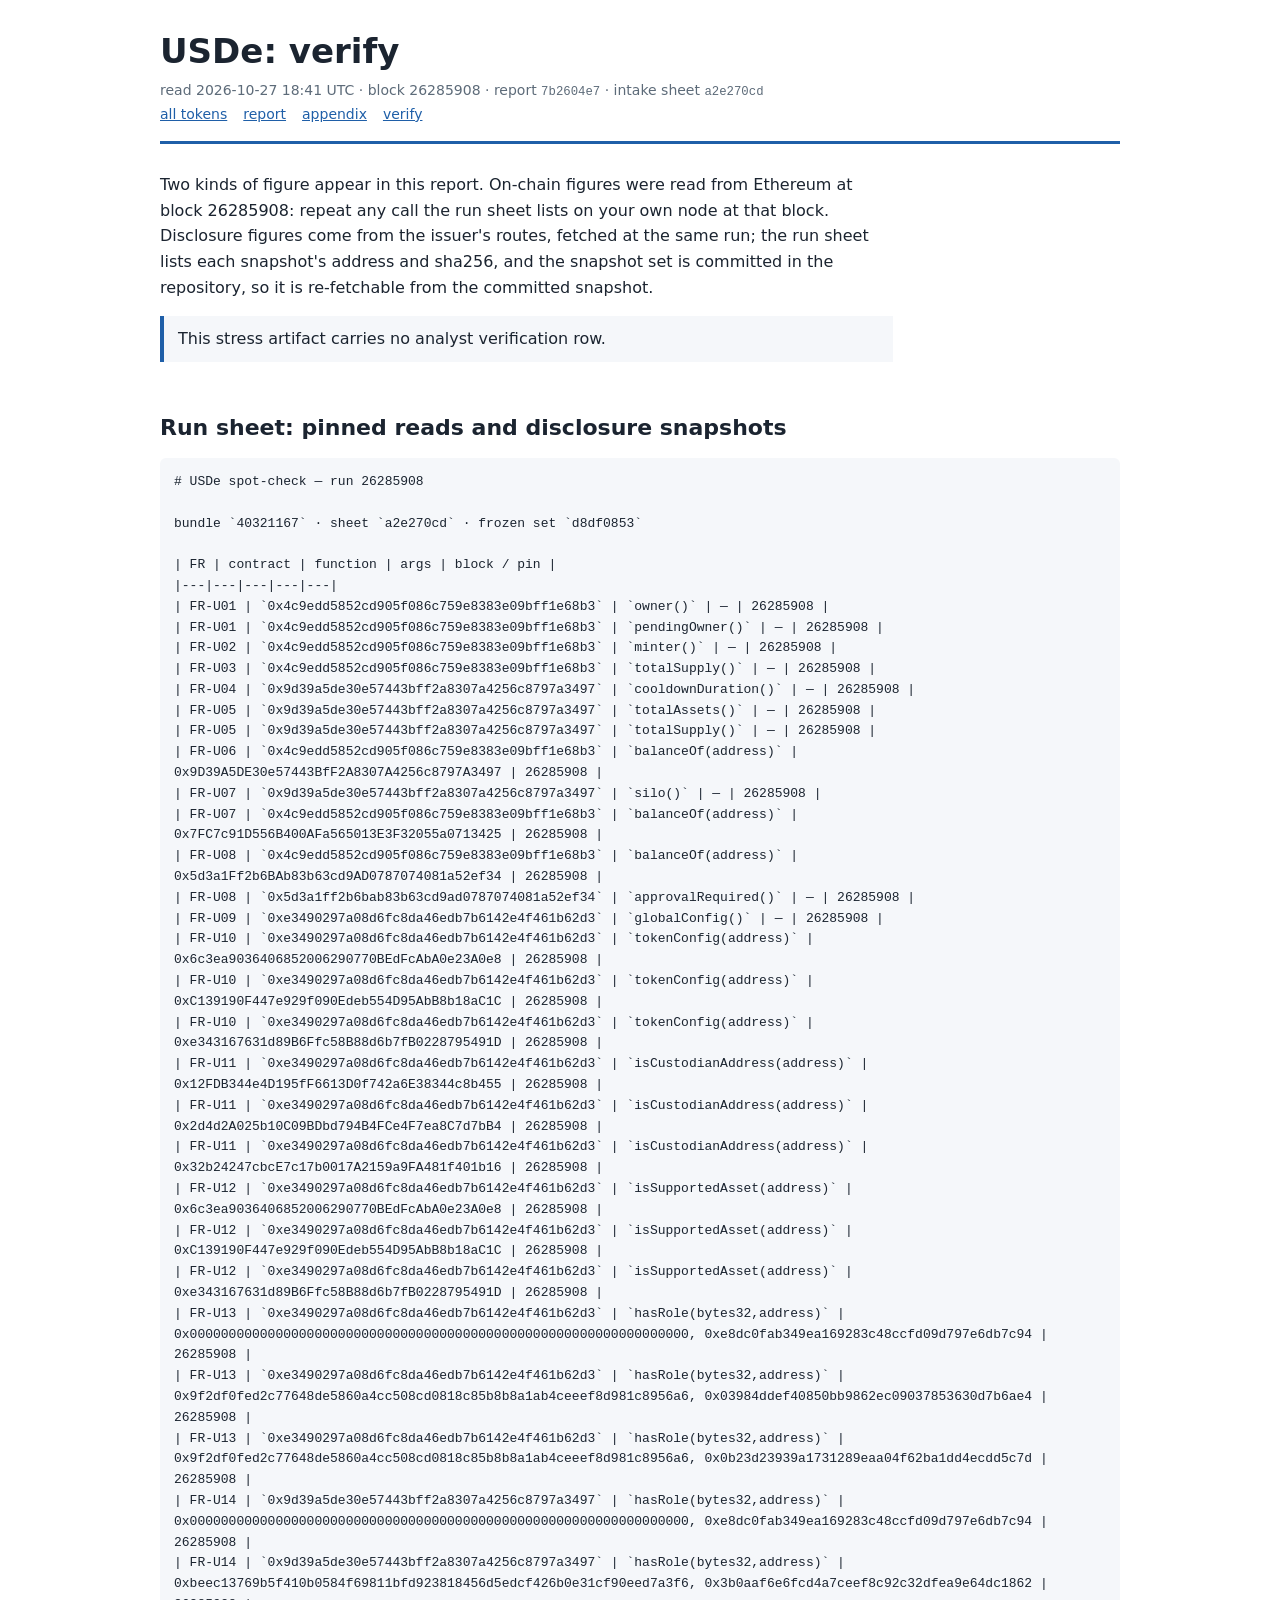
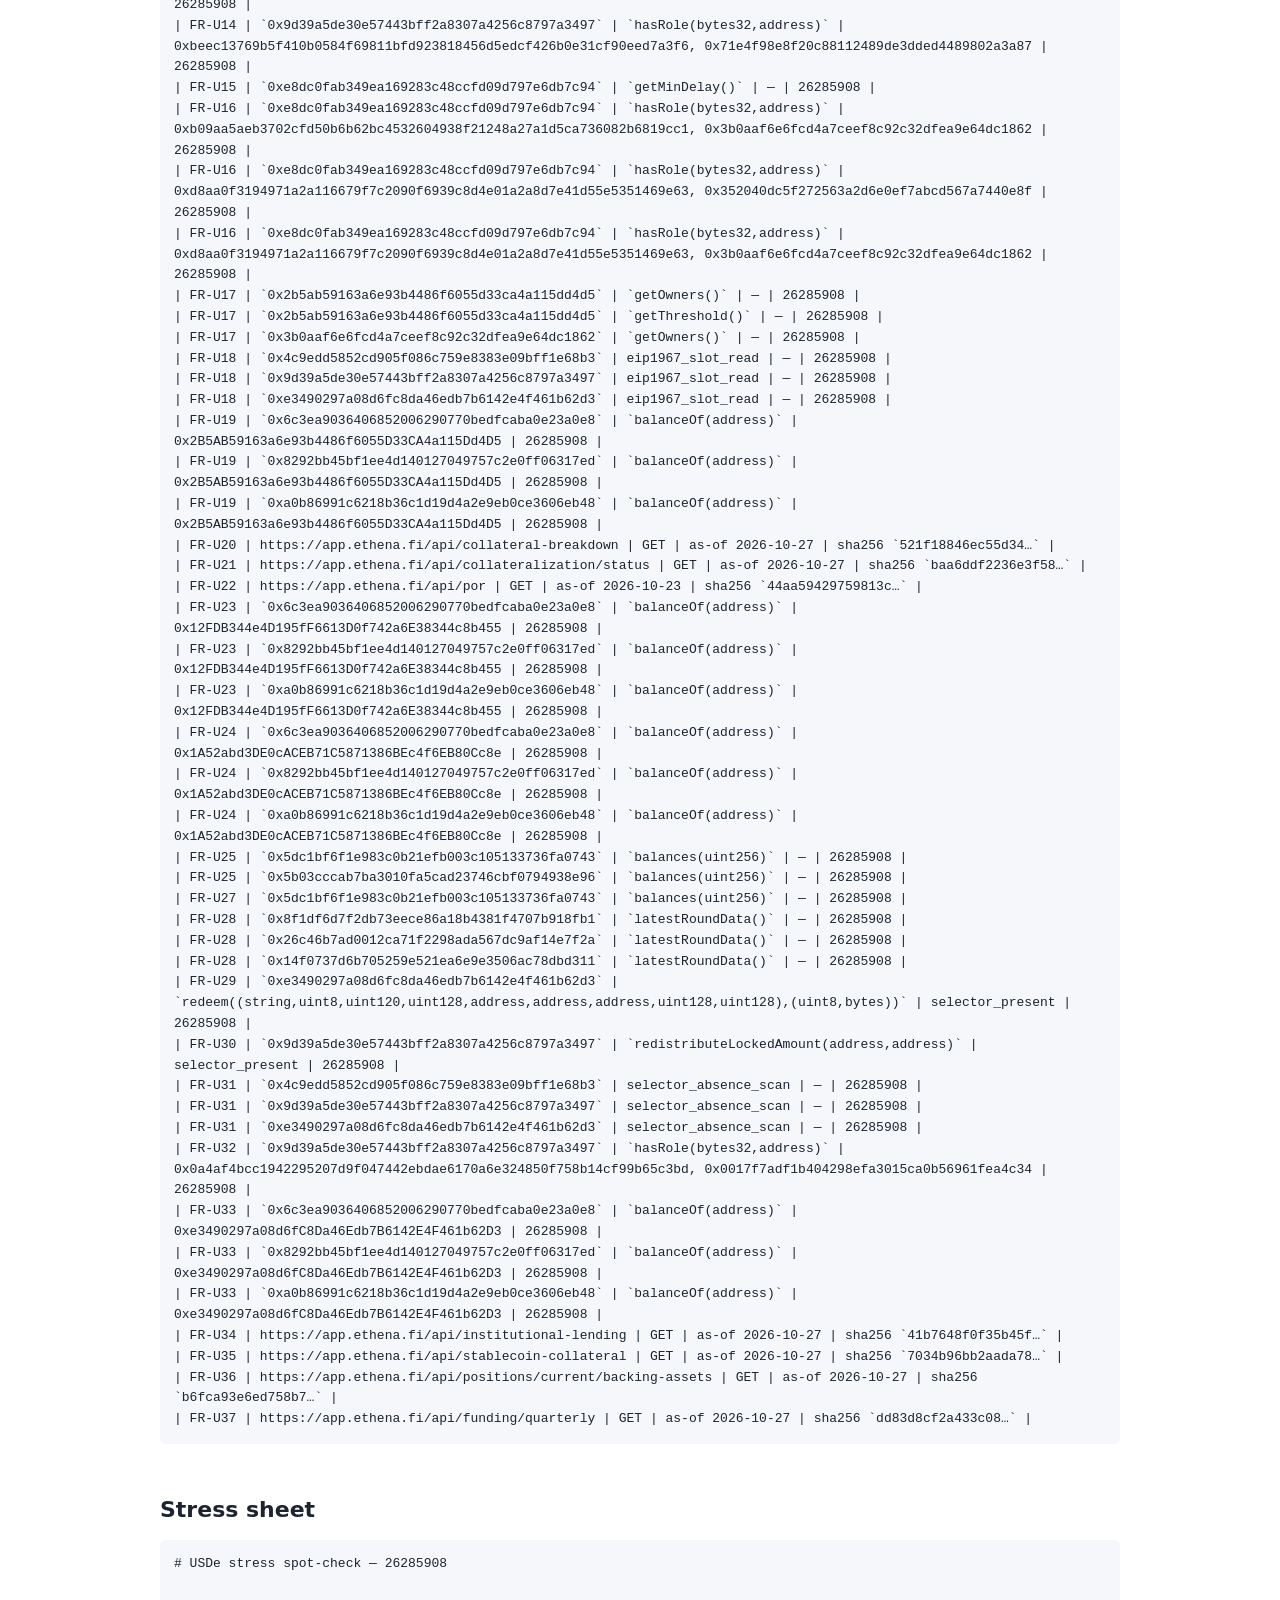
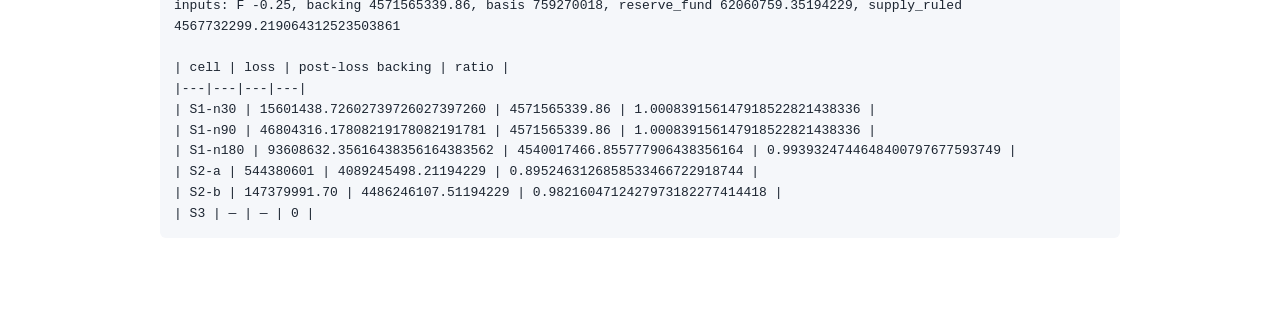
<file: out/site/USDe/verify.html>
<!doctype html>
<html lang="en">
<head>
<meta charset="utf-8">
<meta name="viewport" content="width=device-width, initial-scale=1">
<title>USDe: verify this report</title>
<link rel="stylesheet" href="../style.css">
</head>
<body>
<main>
<header class="page">
  <h1>USDe: verify</h1>
  
  <div class="meta">
    read 2026-10-27 18:41 UTC · block 26285908 ·
    report <code title="7b2604e7a3caa45043ec97d853db66aead99bee0361e3eb41353daa7703f185d">7b2604e7</code> · intake sheet <code>a2e270cd</code>
  </div>
  <nav class="links meta">
    <a href="../index.html">all tokens</a><a href="index.html">report</a><a href="appendix.html">appendix</a><a href="verify.html">verify</a>
  </nav>
</header>

<p class="prose">Two kinds of figure appear in this report. On-chain figures were read from Ethereum at block 26285908: repeat any call the run sheet lists on your own node at that block. Disclosure figures come from the issuer's routes, fetched at the same run; the run sheet lists each snapshot's address and sha256, and the snapshot set is committed in the repository, so it is re-fetchable from the committed snapshot.</p>

<p class="banner">This stress artifact carries no analyst verification row.</p>

<h2>Run sheet: pinned reads and disclosure snapshots</h2>
<pre class="sheet"># USDe spot-check — run 26285908

bundle `40321167` · sheet `a2e270cd` · frozen set `d8df0853`

| FR | contract | function | args | block / pin |
|---|---|---|---|---|
| FR-U01 | `0x4c9edd5852cd905f086c759e8383e09bff1e68b3` | `owner()` | — | 26285908 |
| FR-U01 | `0x4c9edd5852cd905f086c759e8383e09bff1e68b3` | `pendingOwner()` | — | 26285908 |
| FR-U02 | `0x4c9edd5852cd905f086c759e8383e09bff1e68b3` | `minter()` | — | 26285908 |
| FR-U03 | `0x4c9edd5852cd905f086c759e8383e09bff1e68b3` | `totalSupply()` | — | 26285908 |
| FR-U04 | `0x9d39a5de30e57443bff2a8307a4256c8797a3497` | `cooldownDuration()` | — | 26285908 |
| FR-U05 | `0x9d39a5de30e57443bff2a8307a4256c8797a3497` | `totalAssets()` | — | 26285908 |
| FR-U05 | `0x9d39a5de30e57443bff2a8307a4256c8797a3497` | `totalSupply()` | — | 26285908 |
| FR-U06 | `0x4c9edd5852cd905f086c759e8383e09bff1e68b3` | `balanceOf(address)` | 0x9D39A5DE30e57443BfF2A8307A4256c8797A3497 | 26285908 |
| FR-U07 | `0x9d39a5de30e57443bff2a8307a4256c8797a3497` | `silo()` | — | 26285908 |
| FR-U07 | `0x4c9edd5852cd905f086c759e8383e09bff1e68b3` | `balanceOf(address)` | 0x7FC7c91D556B400AFa565013E3F32055a0713425 | 26285908 |
| FR-U08 | `0x4c9edd5852cd905f086c759e8383e09bff1e68b3` | `balanceOf(address)` | 0x5d3a1Ff2b6BAb83b63cd9AD0787074081a52ef34 | 26285908 |
| FR-U08 | `0x5d3a1ff2b6bab83b63cd9ad0787074081a52ef34` | `approvalRequired()` | — | 26285908 |
| FR-U09 | `0xe3490297a08d6fc8da46edb7b6142e4f461b62d3` | `globalConfig()` | — | 26285908 |
| FR-U10 | `0xe3490297a08d6fc8da46edb7b6142e4f461b62d3` | `tokenConfig(address)` | 0x6c3ea9036406852006290770BEdFcAbA0e23A0e8 | 26285908 |
| FR-U10 | `0xe3490297a08d6fc8da46edb7b6142e4f461b62d3` | `tokenConfig(address)` | 0xC139190F447e929f090Edeb554D95AbB8b18aC1C | 26285908 |
| FR-U10 | `0xe3490297a08d6fc8da46edb7b6142e4f461b62d3` | `tokenConfig(address)` | 0xe343167631d89B6Ffc58B88d6b7fB0228795491D | 26285908 |
| FR-U11 | `0xe3490297a08d6fc8da46edb7b6142e4f461b62d3` | `isCustodianAddress(address)` | 0x12FDB344e4D195fF6613D0f742a6E38344c8b455 | 26285908 |
| FR-U11 | `0xe3490297a08d6fc8da46edb7b6142e4f461b62d3` | `isCustodianAddress(address)` | 0x2d4d2A025b10C09BDbd794B4FCe4F7ea8C7d7bB4 | 26285908 |
| FR-U11 | `0xe3490297a08d6fc8da46edb7b6142e4f461b62d3` | `isCustodianAddress(address)` | 0x32b24247cbcE7c17b0017A2159a9FA481f401b16 | 26285908 |
| FR-U12 | `0xe3490297a08d6fc8da46edb7b6142e4f461b62d3` | `isSupportedAsset(address)` | 0x6c3ea9036406852006290770BEdFcAbA0e23A0e8 | 26285908 |
| FR-U12 | `0xe3490297a08d6fc8da46edb7b6142e4f461b62d3` | `isSupportedAsset(address)` | 0xC139190F447e929f090Edeb554D95AbB8b18aC1C | 26285908 |
| FR-U12 | `0xe3490297a08d6fc8da46edb7b6142e4f461b62d3` | `isSupportedAsset(address)` | 0xe343167631d89B6Ffc58B88d6b7fB0228795491D | 26285908 |
| FR-U13 | `0xe3490297a08d6fc8da46edb7b6142e4f461b62d3` | `hasRole(bytes32,address)` | 0x0000000000000000000000000000000000000000000000000000000000000000, 0xe8dc0fab349ea169283c48ccfd09d797e6db7c94 | 26285908 |
| FR-U13 | `0xe3490297a08d6fc8da46edb7b6142e4f461b62d3` | `hasRole(bytes32,address)` | 0x9f2df0fed2c77648de5860a4cc508cd0818c85b8b8a1ab4ceeef8d981c8956a6, 0x03984ddef40850bb9862ec09037853630d7b6ae4 | 26285908 |
| FR-U13 | `0xe3490297a08d6fc8da46edb7b6142e4f461b62d3` | `hasRole(bytes32,address)` | 0x9f2df0fed2c77648de5860a4cc508cd0818c85b8b8a1ab4ceeef8d981c8956a6, 0x0b23d23939a1731289eaa04f62ba1dd4ecdd5c7d | 26285908 |
| FR-U14 | `0x9d39a5de30e57443bff2a8307a4256c8797a3497` | `hasRole(bytes32,address)` | 0x0000000000000000000000000000000000000000000000000000000000000000, 0xe8dc0fab349ea169283c48ccfd09d797e6db7c94 | 26285908 |
| FR-U14 | `0x9d39a5de30e57443bff2a8307a4256c8797a3497` | `hasRole(bytes32,address)` | 0xbeec13769b5f410b0584f69811bfd923818456d5edcf426b0e31cf90eed7a3f6, 0x3b0aaf6e6fcd4a7ceef8c92c32dfea9e64dc1862 | 26285908 |
| FR-U14 | `0x9d39a5de30e57443bff2a8307a4256c8797a3497` | `hasRole(bytes32,address)` | 0xbeec13769b5f410b0584f69811bfd923818456d5edcf426b0e31cf90eed7a3f6, 0x71e4f98e8f20c88112489de3dded4489802a3a87 | 26285908 |
| FR-U15 | `0xe8dc0fab349ea169283c48ccfd09d797e6db7c94` | `getMinDelay()` | — | 26285908 |
| FR-U16 | `0xe8dc0fab349ea169283c48ccfd09d797e6db7c94` | `hasRole(bytes32,address)` | 0xb09aa5aeb3702cfd50b6b62bc4532604938f21248a27a1d5ca736082b6819cc1, 0x3b0aaf6e6fcd4a7ceef8c92c32dfea9e64dc1862 | 26285908 |
| FR-U16 | `0xe8dc0fab349ea169283c48ccfd09d797e6db7c94` | `hasRole(bytes32,address)` | 0xd8aa0f3194971a2a116679f7c2090f6939c8d4e01a2a8d7e41d55e5351469e63, 0x352040dc5f272563a2d6e0ef7abcd567a7440e8f | 26285908 |
| FR-U16 | `0xe8dc0fab349ea169283c48ccfd09d797e6db7c94` | `hasRole(bytes32,address)` | 0xd8aa0f3194971a2a116679f7c2090f6939c8d4e01a2a8d7e41d55e5351469e63, 0x3b0aaf6e6fcd4a7ceef8c92c32dfea9e64dc1862 | 26285908 |
| FR-U17 | `0x2b5ab59163a6e93b4486f6055d33ca4a115dd4d5` | `getOwners()` | — | 26285908 |
| FR-U17 | `0x2b5ab59163a6e93b4486f6055d33ca4a115dd4d5` | `getThreshold()` | — | 26285908 |
| FR-U17 | `0x3b0aaf6e6fcd4a7ceef8c92c32dfea9e64dc1862` | `getOwners()` | — | 26285908 |
| FR-U18 | `0x4c9edd5852cd905f086c759e8383e09bff1e68b3` | eip1967_slot_read | — | 26285908 |
| FR-U18 | `0x9d39a5de30e57443bff2a8307a4256c8797a3497` | eip1967_slot_read | — | 26285908 |
| FR-U18 | `0xe3490297a08d6fc8da46edb7b6142e4f461b62d3` | eip1967_slot_read | — | 26285908 |
| FR-U19 | `0x6c3ea9036406852006290770bedfcaba0e23a0e8` | `balanceOf(address)` | 0x2B5AB59163a6e93b4486f6055D33CA4a115Dd4D5 | 26285908 |
| FR-U19 | `0x8292bb45bf1ee4d140127049757c2e0ff06317ed` | `balanceOf(address)` | 0x2B5AB59163a6e93b4486f6055D33CA4a115Dd4D5 | 26285908 |
| FR-U19 | `0xa0b86991c6218b36c1d19d4a2e9eb0ce3606eb48` | `balanceOf(address)` | 0x2B5AB59163a6e93b4486f6055D33CA4a115Dd4D5 | 26285908 |
| FR-U20 | https://app.ethena.fi/api/collateral-breakdown | GET | as-of 2026-10-27 | sha256 `521f18846ec55d34…` |
| FR-U21 | https://app.ethena.fi/api/collateralization/status | GET | as-of 2026-10-27 | sha256 `baa6ddf2236e3f58…` |
| FR-U22 | https://app.ethena.fi/api/por | GET | as-of 2026-10-23 | sha256 `44aa59429759813c…` |
| FR-U23 | `0x6c3ea9036406852006290770bedfcaba0e23a0e8` | `balanceOf(address)` | 0x12FDB344e4D195fF6613D0f742a6E38344c8b455 | 26285908 |
| FR-U23 | `0x8292bb45bf1ee4d140127049757c2e0ff06317ed` | `balanceOf(address)` | 0x12FDB344e4D195fF6613D0f742a6E38344c8b455 | 26285908 |
| FR-U23 | `0xa0b86991c6218b36c1d19d4a2e9eb0ce3606eb48` | `balanceOf(address)` | 0x12FDB344e4D195fF6613D0f742a6E38344c8b455 | 26285908 |
| FR-U24 | `0x6c3ea9036406852006290770bedfcaba0e23a0e8` | `balanceOf(address)` | 0x1A52abd3DE0cACEB71C5871386BEc4f6EB80Cc8e | 26285908 |
| FR-U24 | `0x8292bb45bf1ee4d140127049757c2e0ff06317ed` | `balanceOf(address)` | 0x1A52abd3DE0cACEB71C5871386BEc4f6EB80Cc8e | 26285908 |
| FR-U24 | `0xa0b86991c6218b36c1d19d4a2e9eb0ce3606eb48` | `balanceOf(address)` | 0x1A52abd3DE0cACEB71C5871386BEc4f6EB80Cc8e | 26285908 |
| FR-U25 | `0x5dc1bf6f1e983c0b21efb003c105133736fa0743` | `balances(uint256)` | — | 26285908 |
| FR-U25 | `0x5b03cccab7ba3010fa5cad23746cbf0794938e96` | `balances(uint256)` | — | 26285908 |
| FR-U27 | `0x5dc1bf6f1e983c0b21efb003c105133736fa0743` | `balances(uint256)` | — | 26285908 |
| FR-U28 | `0x8f1df6d7f2db73eece86a18b4381f4707b918fb1` | `latestRoundData()` | — | 26285908 |
| FR-U28 | `0x26c46b7ad0012ca71f2298ada567dc9af14e7f2a` | `latestRoundData()` | — | 26285908 |
| FR-U28 | `0x14f0737d6b705259e521ea6e9e3506ac78dbd311` | `latestRoundData()` | — | 26285908 |
| FR-U29 | `0xe3490297a08d6fc8da46edb7b6142e4f461b62d3` | `redeem((string,uint8,uint120,uint128,address,address,address,uint128,uint128),(uint8,bytes))` | selector_present | 26285908 |
| FR-U30 | `0x9d39a5de30e57443bff2a8307a4256c8797a3497` | `redistributeLockedAmount(address,address)` | selector_present | 26285908 |
| FR-U31 | `0x4c9edd5852cd905f086c759e8383e09bff1e68b3` | selector_absence_scan | — | 26285908 |
| FR-U31 | `0x9d39a5de30e57443bff2a8307a4256c8797a3497` | selector_absence_scan | — | 26285908 |
| FR-U31 | `0xe3490297a08d6fc8da46edb7b6142e4f461b62d3` | selector_absence_scan | — | 26285908 |
| FR-U32 | `0x9d39a5de30e57443bff2a8307a4256c8797a3497` | `hasRole(bytes32,address)` | 0x0a4af4bcc1942295207d9f047442ebdae6170a6e324850f758b14cf99b65c3bd, 0x0017f7adf1b404298efa3015ca0b56961fea4c34 | 26285908 |
| FR-U33 | `0x6c3ea9036406852006290770bedfcaba0e23a0e8` | `balanceOf(address)` | 0xe3490297a08d6fC8Da46Edb7B6142E4F461b62D3 | 26285908 |
| FR-U33 | `0x8292bb45bf1ee4d140127049757c2e0ff06317ed` | `balanceOf(address)` | 0xe3490297a08d6fC8Da46Edb7B6142E4F461b62D3 | 26285908 |
| FR-U33 | `0xa0b86991c6218b36c1d19d4a2e9eb0ce3606eb48` | `balanceOf(address)` | 0xe3490297a08d6fC8Da46Edb7B6142E4F461b62D3 | 26285908 |
| FR-U34 | https://app.ethena.fi/api/institutional-lending | GET | as-of 2026-10-27 | sha256 `41b7648f0f35b45f…` |
| FR-U35 | https://app.ethena.fi/api/stablecoin-collateral | GET | as-of 2026-10-27 | sha256 `7034b96bb2aada78…` |
| FR-U36 | https://app.ethena.fi/api/positions/current/backing-assets | GET | as-of 2026-10-27 | sha256 `b6fca93e6ed758b7…` |
| FR-U37 | https://app.ethena.fi/api/funding/quarterly | GET | as-of 2026-10-27 | sha256 `dd83d8cf2a433c08…` |
</pre>
<h2>Stress sheet</h2>
<pre class="sheet"># USDe stress spot-check — 26285908

inputs: F -0.25, backing 4571565339.86, basis 759270018, reserve_fund 62060759.35194229, supply_ruled 4567732299.219064312523503861

| cell | loss | post-loss backing | ratio |
|---|---|---|---|
| S1-n30 | 15601438.72602739726027397260 | 4571565339.86 | 1.000839156147918522821438336 |
| S1-n90 | 46804316.17808219178082191781 | 4571565339.86 | 1.000839156147918522821438336 |
| S1-n180 | 93608632.35616438356164383562 | 4540017466.855777906438356164 | 0.9939324744648400797677593749 |
| S2-a | 544380601 | 4089245498.21194229 | 0.8952463126858533466722918744 |
| S2-b | 147379991.70 | 4486246107.51194229 | 0.9821604712427973182277414418 |
| S3 | — | — | 0 |
</pre>

</main>
</body>
</html>
</file>
<file: out/site/style.css>
/* The one stylesheet (P-7.01 R5; R-B11.7). 16px base, an 880px column, one
   accent colour, stat cards, coloured pills, lighter striped tables. No
   JavaScript. Print rules close the file (B-11b). */
:root {
  --ink: #1b2430;
  --muted: #5d6b79;
  --rule: #e3e7ec;
  --pale: #f5f7fa;
  --accent: #1f5fa8;
  --green-bg: #e6f4ea; --green-ink: #1e6b34;
  --amber-bg: #fdf1dc; --amber-ink: #8a5a00;
  --red-bg: #fbe4e2; --red-ink: #9b2c22;
}
* { box-sizing: border-box; }
body {
  margin: 0;
  color: var(--ink);
  background: #fff;
  font: 16px/1.6 system-ui, -apple-system, "Segoe UI", Roboto, "Helvetica Neue", Arial, sans-serif;
}
main { max-width: 880px; margin: 0 auto; padding: 32px 20px 80px; }
header.page { border-bottom: 3px solid var(--accent); padding-bottom: 16px; margin-bottom: 28px; }
h1 { font-size: 34px; line-height: 1.15; margin: 0 0 8px; }
h2 { font-size: 22px; margin: 48px 0 12px; }
h3 { font-size: 17px; margin: 24px 0 8px; }
section { margin-bottom: 8px; }
p, .prose, .lede { max-width: 72ch; }
.lede { font-size: 18px; color: var(--ink); margin: 0 0 10px; }
.meta { color: var(--muted); font-size: 14px; }
code { font-family: ui-monospace, "SFMono-Regular", Consolas, monospace; font-size: 0.88em; }
nav.links a { margin-right: 16px; }
a { color: var(--accent); }

.pills { margin: 4px 0 8px; }
.pill { display: inline-block; padding: 4px 12px; border-radius: 999px; font-size: 14px;
        margin: 4px 8px 4px 0; border: 1px solid transparent; }
.pill.green { background: var(--green-bg); color: var(--green-ink); }
.pill.amber { background: var(--amber-bg); color: var(--amber-ink); }
.pill.red { background: var(--red-bg); color: var(--red-ink); }

.cards { display: flex; flex-wrap: wrap; gap: 16px; margin: 16px 0 8px; }
.card { flex: 1 1 220px; border: 1px solid var(--rule); border-top: 4px solid var(--accent);
        border-radius: 8px; padding: 14px 18px; background: #fff; }
.card-label { color: var(--muted); font-size: 14px; }
.card-value { font-size: 30px; font-weight: 650; line-height: 1.2; margin-top: 4px; }
.card-note { color: var(--muted); font-size: 14px; }
.slot { max-width: 72ch; padding: 8px 12px; border: 1px dashed #b9c2cc; color: var(--muted);
        font-style: italic; border-radius: 6px; margin: 8px 0; }

figure { margin: 16px 0 24px; }
figure svg { display: block; max-width: 100%; height: auto; }
figcaption { color: var(--muted); font-size: 14px; max-width: 72ch; }
ul.plain { padding-left: 20px; max-width: 72ch; }
ul.plain li { margin: 4px 0; }

table { width: 100%; border-collapse: collapse; margin: 10px 0 18px; font-size: 14px; }
th, td { text-align: left; padding: 6px 10px; vertical-align: top; }
th { color: var(--muted); font-weight: 600; border-bottom: 1px solid var(--rule); }
table.striped tr:nth-child(even) td { background: var(--pale); }
td.num { text-align: right; font-variant-numeric: tabular-nums; white-space: nowrap; }
caption { caption-side: bottom; text-align: left; color: var(--muted); font-size: 14px; padding-top: 6px; }
.scroll { overflow-x: auto; }
.grid td { text-align: center; border: 2px solid #fff; }
.grid td.s0 { background: #f5f7fa; }
.grid td.s1 { background: #e7f0fa; }
.grid td.s2 { background: #c9dcf1; }
.grid td.s3 { background: #7fa9dc; color: #fff; }
.grid td.s4 { background: #1f5fa8; color: #fff; }
.grid td.exhausted { background: #3a3f45; color: #fff; }

h2.specialists { margin-top: 64px; padding-top: 16px; border-top: 1px solid var(--rule); }
details { margin: 10px 0; border-bottom: 1px solid var(--rule); padding-bottom: 8px; }
details.inner { border: 0; margin-left: 12px; }
summary { cursor: pointer; color: var(--accent); text-decoration: underline;
          text-underline-offset: 3px; list-style-position: outside; }
summary:hover { text-decoration-thickness: 2px; }
pre.sheet { white-space: pre-wrap; background: var(--pale); padding: 14px; border-radius: 6px;
            font-size: 13px; }
.banner { max-width: 72ch; padding: 10px 14px; background: var(--pale); border-left: 4px solid var(--accent); }

/* ---- B-11a″ (R-B11.10, R-B11.11) ------------------------------------------ */
main { max-width: 1000px; }
figure.wide, table.wide { width: 100%; max-width: none; }
h4 { font-size: 15px; margin: 18px 0 6px; }
.callout { background: var(--pale); border-left: 4px solid var(--accent); padding: 10px 14px; }
details table, .scroll table { font-size: 15px; }
details td.num { text-align: right; }
.grid td { padding: 16px 10px; font-size: 16px; }
.legend { color: var(--muted); font-size: 14px; max-width: none; }
.swatch { display: inline-block; width: 14px; height: 14px; border-radius: 3px; margin: 0 5px -2px 0;
          border: 1px solid var(--rule); }
.swatch.s0 { background: #f5f7fa; } .swatch.s1 { background: #e7f0fa; } .swatch.s2 { background: #c9dcf1; }
.swatch.s3 { background: #7fa9dc; } .swatch.s4 { background: #1f5fa8; } .swatch.exhausted { background: #3a3f45; }
.tip { position: relative; display: inline-flex; align-items: center; justify-content: center;
       width: 18px; height: 18px; border-radius: 50%; border: 1px solid var(--accent); color: var(--accent);
       font-size: 12px; font-weight: 700; cursor: help; vertical-align: middle; margin-left: 4px; }
.tip-text { visibility: hidden; opacity: 0; position: absolute; z-index: 10; left: 50%; top: 150%;
            transform: translateX(-50%); width: 300px; padding: 10px 12px; border-radius: 6px;
            background: var(--ink); color: #fff; font-size: 13px; font-weight: 400; line-height: 1.45;
            text-align: left; box-shadow: 0 4px 14px rgba(0,0,0,.18); transition: opacity .12s; }
.tip:hover .tip-text, .tip:focus .tip-text, .tip:focus-within .tip-text { visibility: visible; opacity: 1; }
.tip:focus { outline: 2px solid var(--accent); outline-offset: 2px; }

/* ---- B-13: generated prose slots -------------------------------------------------- */
.prose-slot { max-width: 72ch; margin: 10px 0; }
.prose-slot p { margin: 0 0 10px; }

/* ---- B-12: flags and the quarantine banner ------------------------------------- */
.flag { max-width: 72ch; padding: 6px 12px; margin: 6px 0; border-left: 4px solid var(--amber-ink);
        background: var(--amber-bg); color: var(--ink); }
.banner.quarantine { max-width: none; border-left-color: var(--red-ink); background: var(--red-bg); }
.banner.quarantine p { margin: 2px 0; }

/* ---- B-11b: print (P-7.01 R6) --------------------------------------------------
   The reader layer prints in full; tooltips are hidden; each specialist <details>
   prints as its summary line and "full tables: appendix"; pills carry their
   level in words, not only in colour; the tree and the stress section start a
   page. NAMED DEFAULT: the level words are "ok", "caution" and "warning". */
@media print {
  @page { size: A4; margin: 14mm 12mm; }
  body { font-size: 10.5pt; line-height: 1.45; }
  main { max-width: none; padding: 0; }
  nav.links, .tip, .tip-text { display: none !important; }
  a { color: var(--ink); text-decoration: none; }
  h2 { margin-top: 20px; break-after: avoid; }
  figure, .cards, .card, table.grid, .callout { break-inside: avoid; }
  section:has(figure.tree), section:has(table.grid) { break-before: page; }
  .scroll { overflow: visible; }
  .card-value { font-size: 22pt; }

  .pill { background: #fff !important; color: var(--ink) !important; border: 1px solid var(--ink); }
  .pill.green::before { content: "ok: "; font-weight: 700; }
  .pill.amber::before { content: "caution: "; font-weight: 700; }
  .pill.red::before { content: "warning: "; font-weight: 700; }

  details { border: 0; margin: 4px 0; padding: 0; }
  details > :not(summary) { display: none !important; }
  details::details-content { display: none; }
  summary { color: var(--ink); text-decoration: none; list-style: none; font-weight: 600; }
  summary::-webkit-details-marker { display: none; }
  summary::after { content: "full tables: appendix"; display: block; font-weight: 400;
                   color: var(--muted); font-size: 9.5pt; }
}
</file>
<file: out/site/site.css>
/* Step 9 (P-9.01 D7): the selector and methodology pages load style.css first and
   this file second. Only the token-card grid and two spacing rules are new; every
   other look reuses style.css's classes (.pill, .lede, .meta, nav.links, details,
   table.striped). */
.token-cards { display: grid; grid-template-columns: repeat(auto-fit, minmax(290px, 1fr));
               gap: 18px; margin: 20px 0 28px; }
.token-card { border: 1px solid var(--rule); border-top: 4px solid var(--accent);
              border-radius: 8px; padding: 16px 18px; background: #fff; }
.token-card h2 { margin: 0 0 4px; }
.token-card .finding { margin: 10px 0 6px; }
.token-card .figures { margin: 0 0 6px; }
.site-foot { margin-top: 8px; }
.method section { margin-bottom: 20px; }
.method h2 { margin-top: 36px; }
</file>
